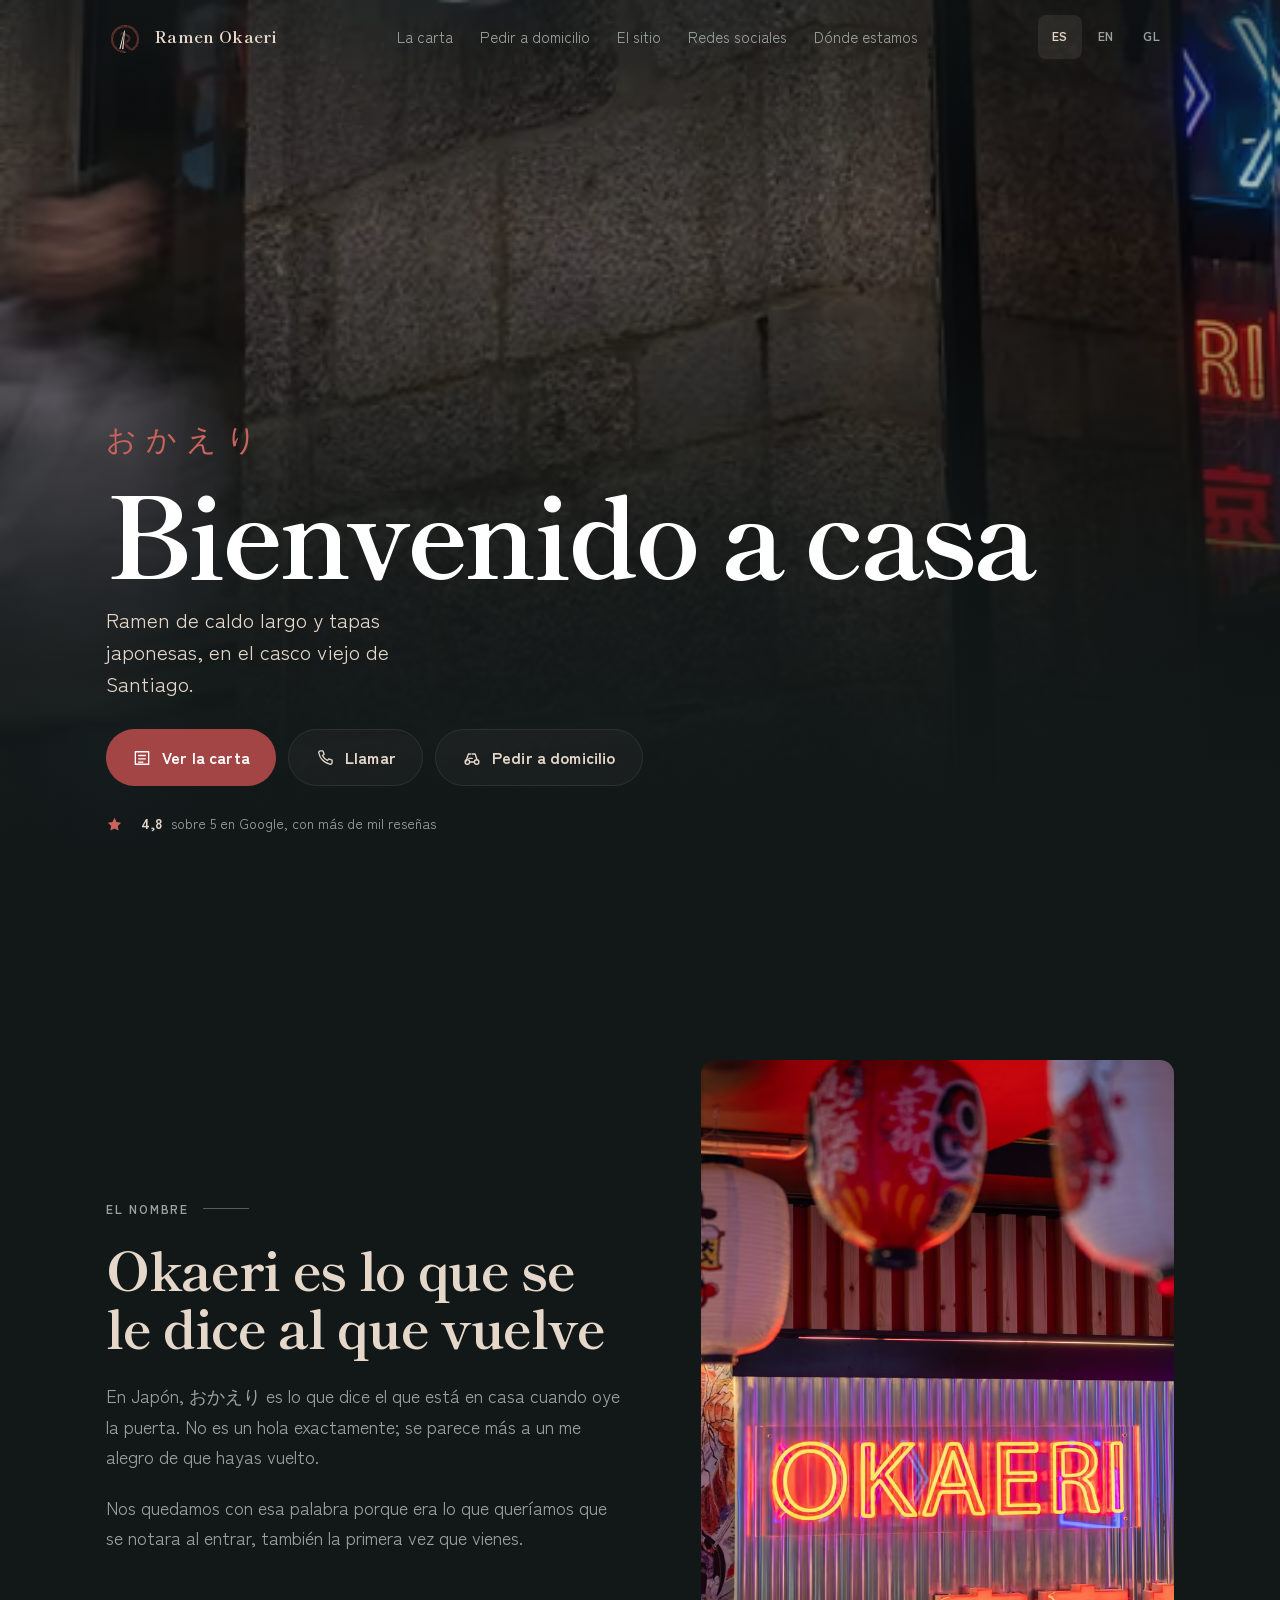
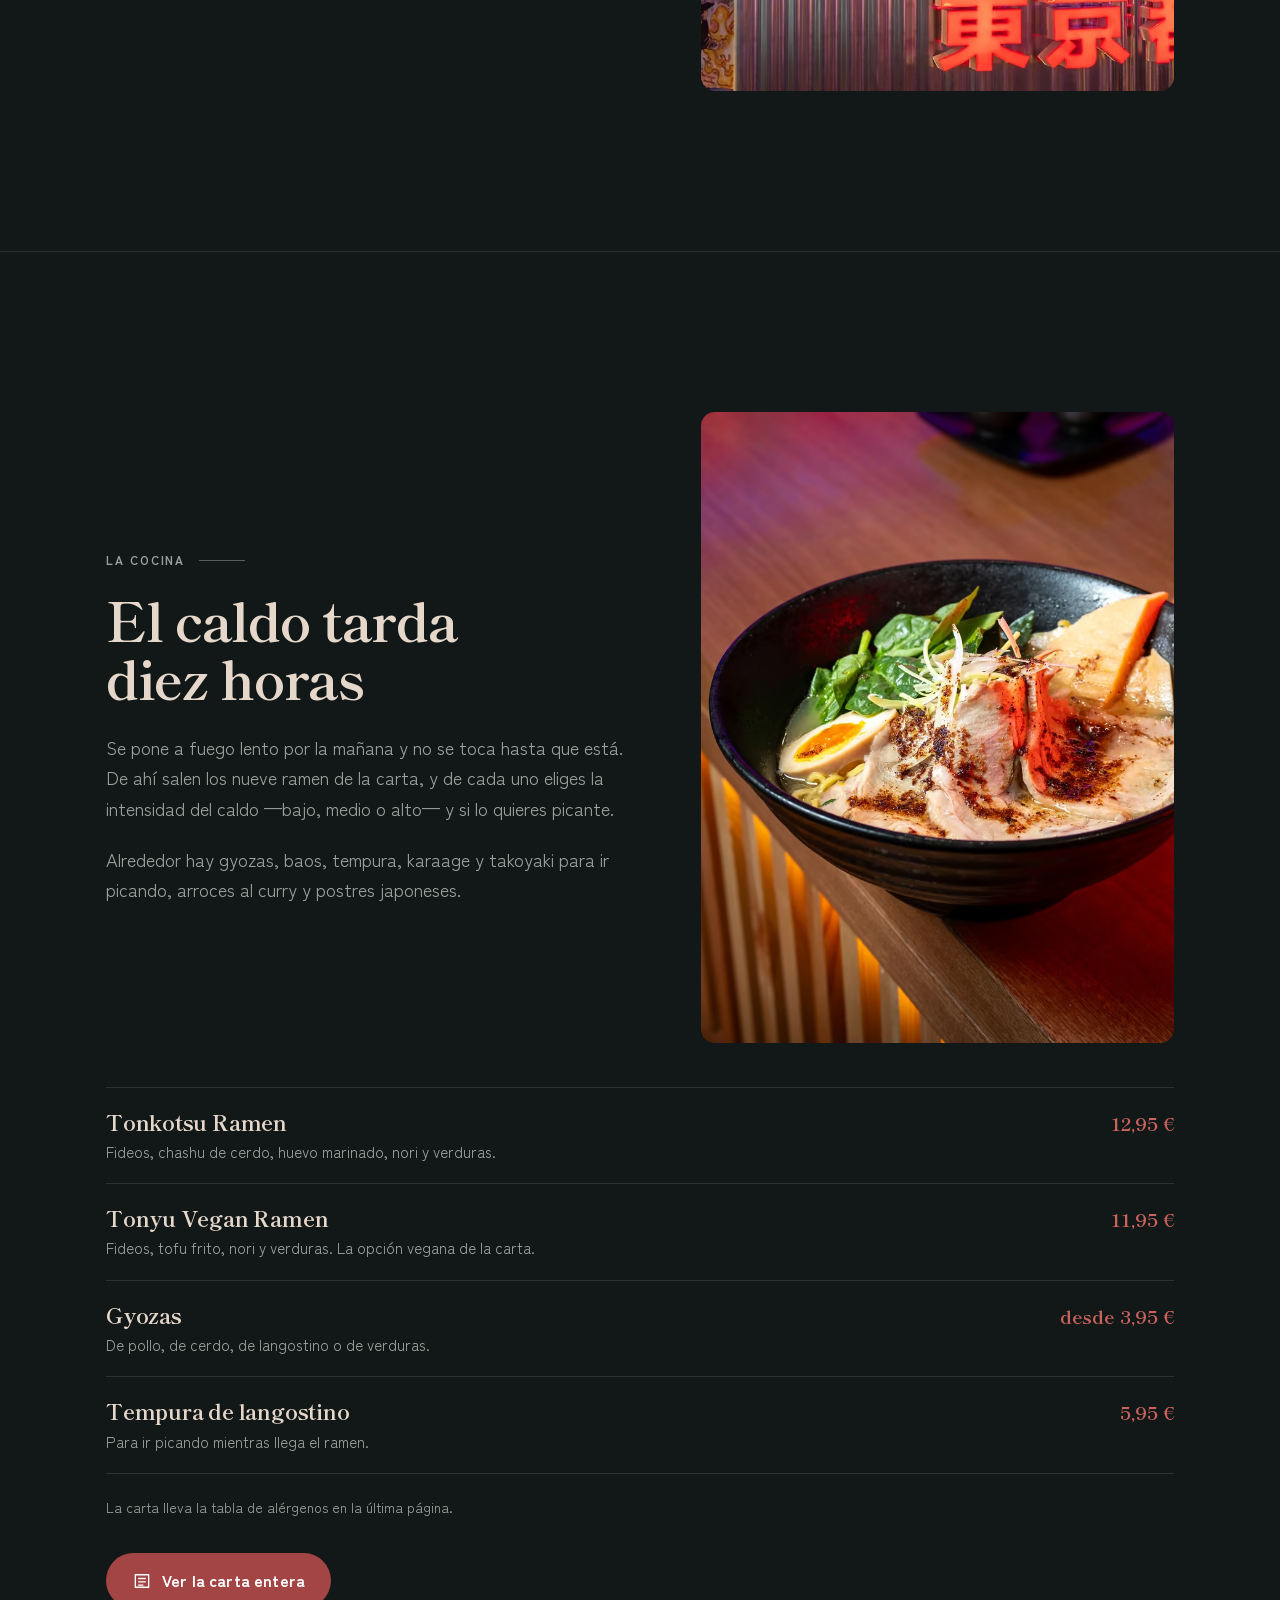
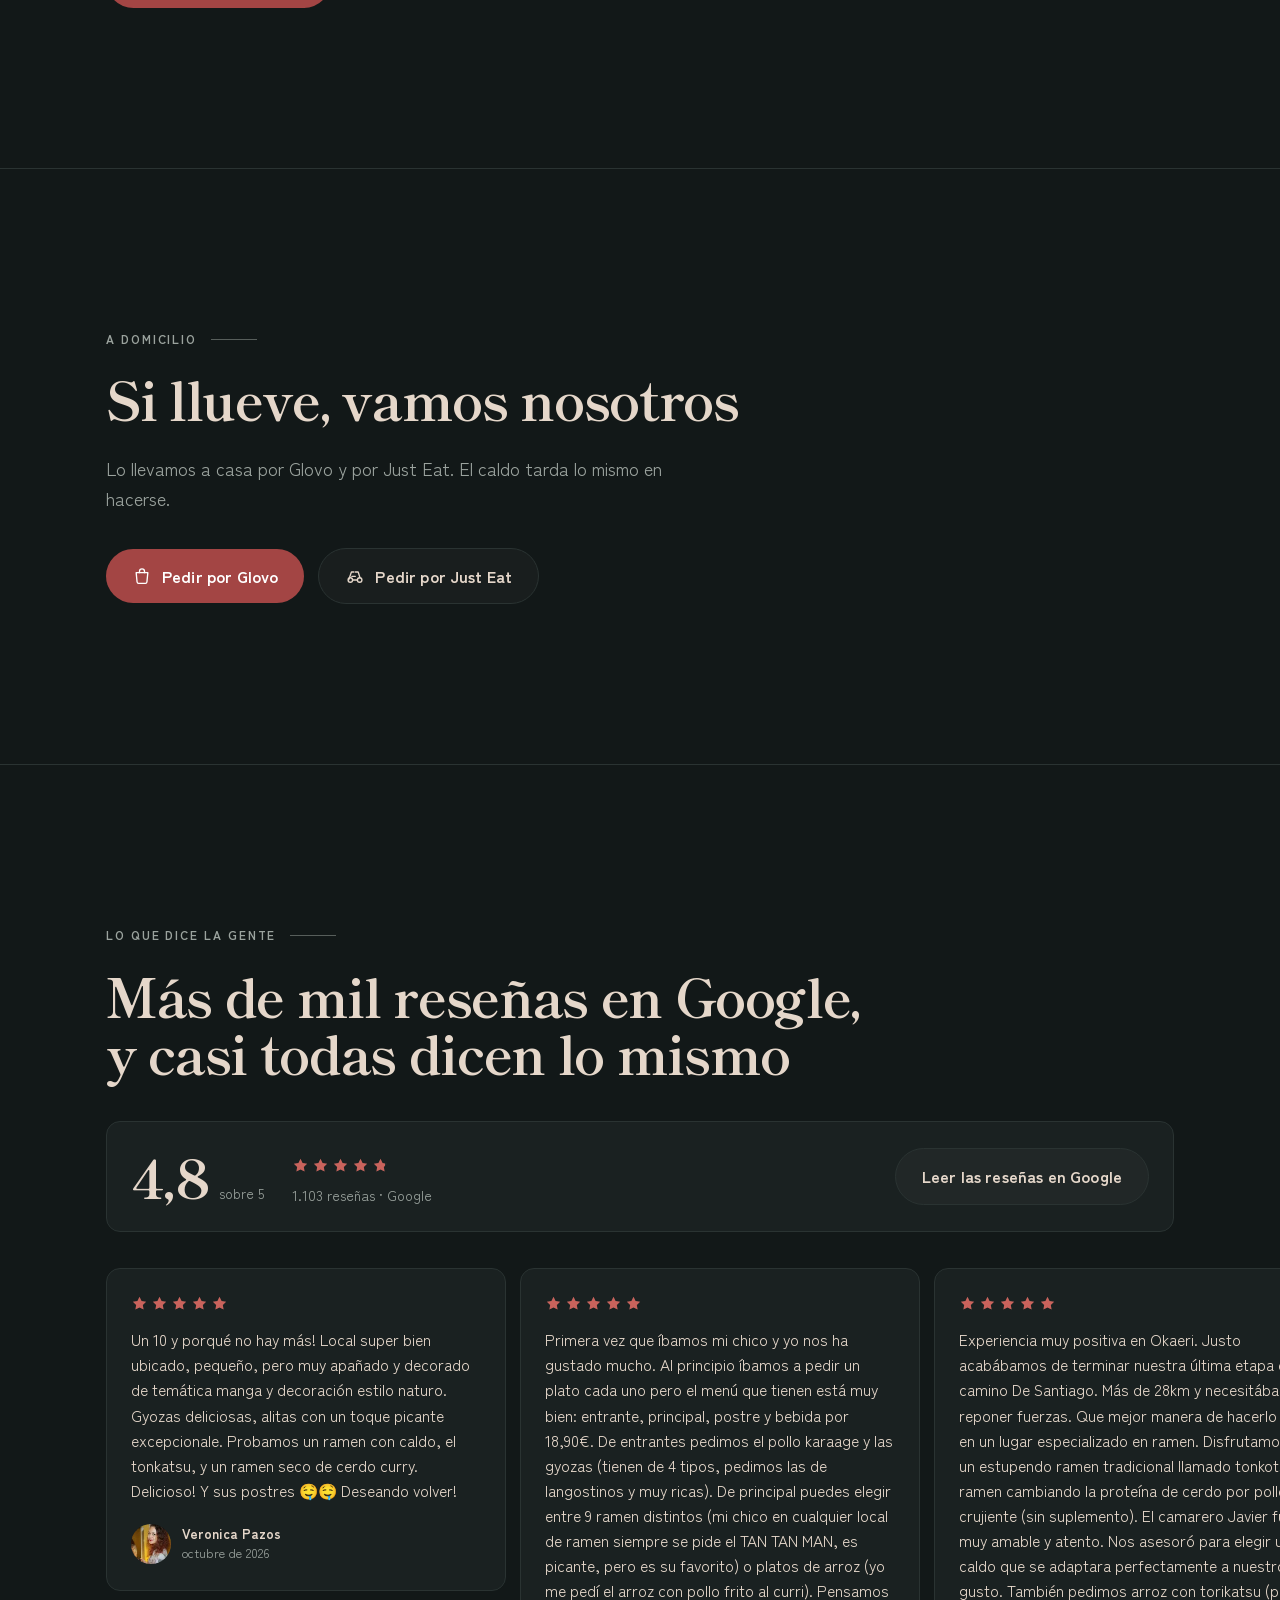
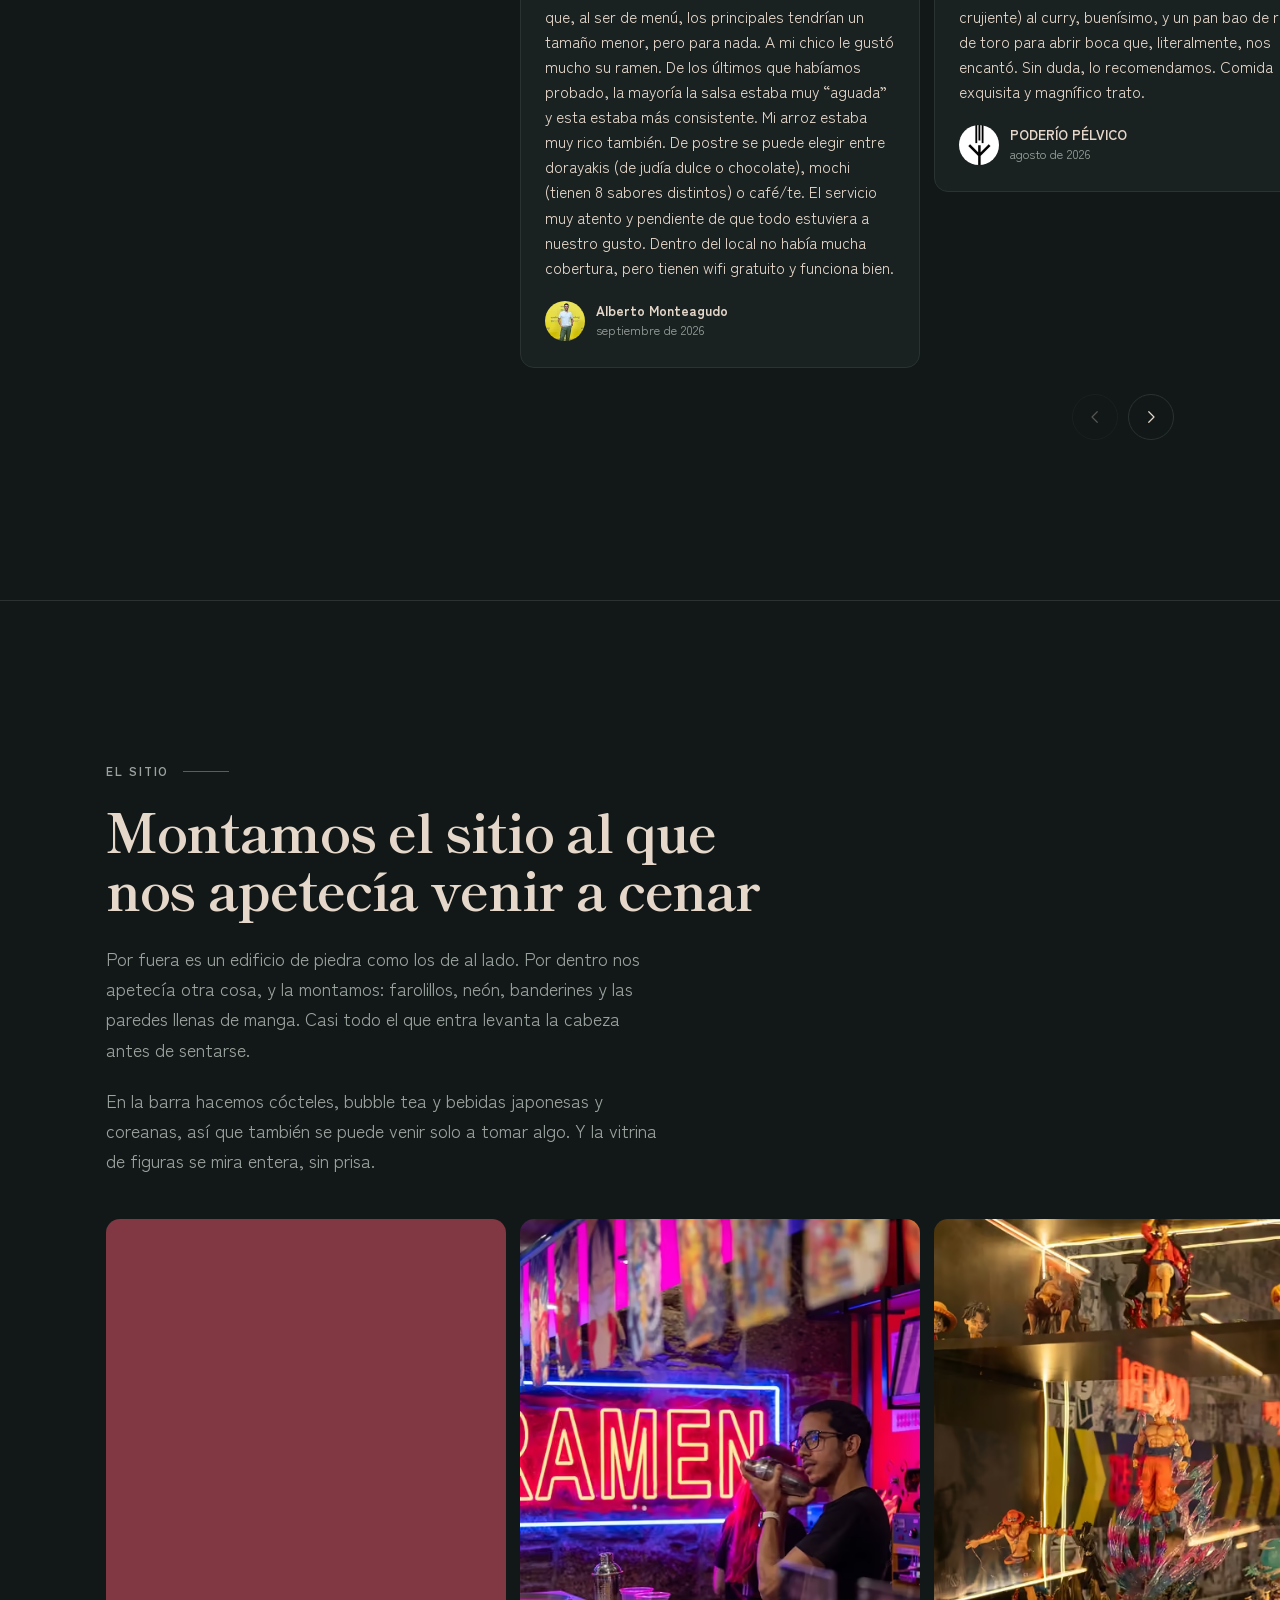
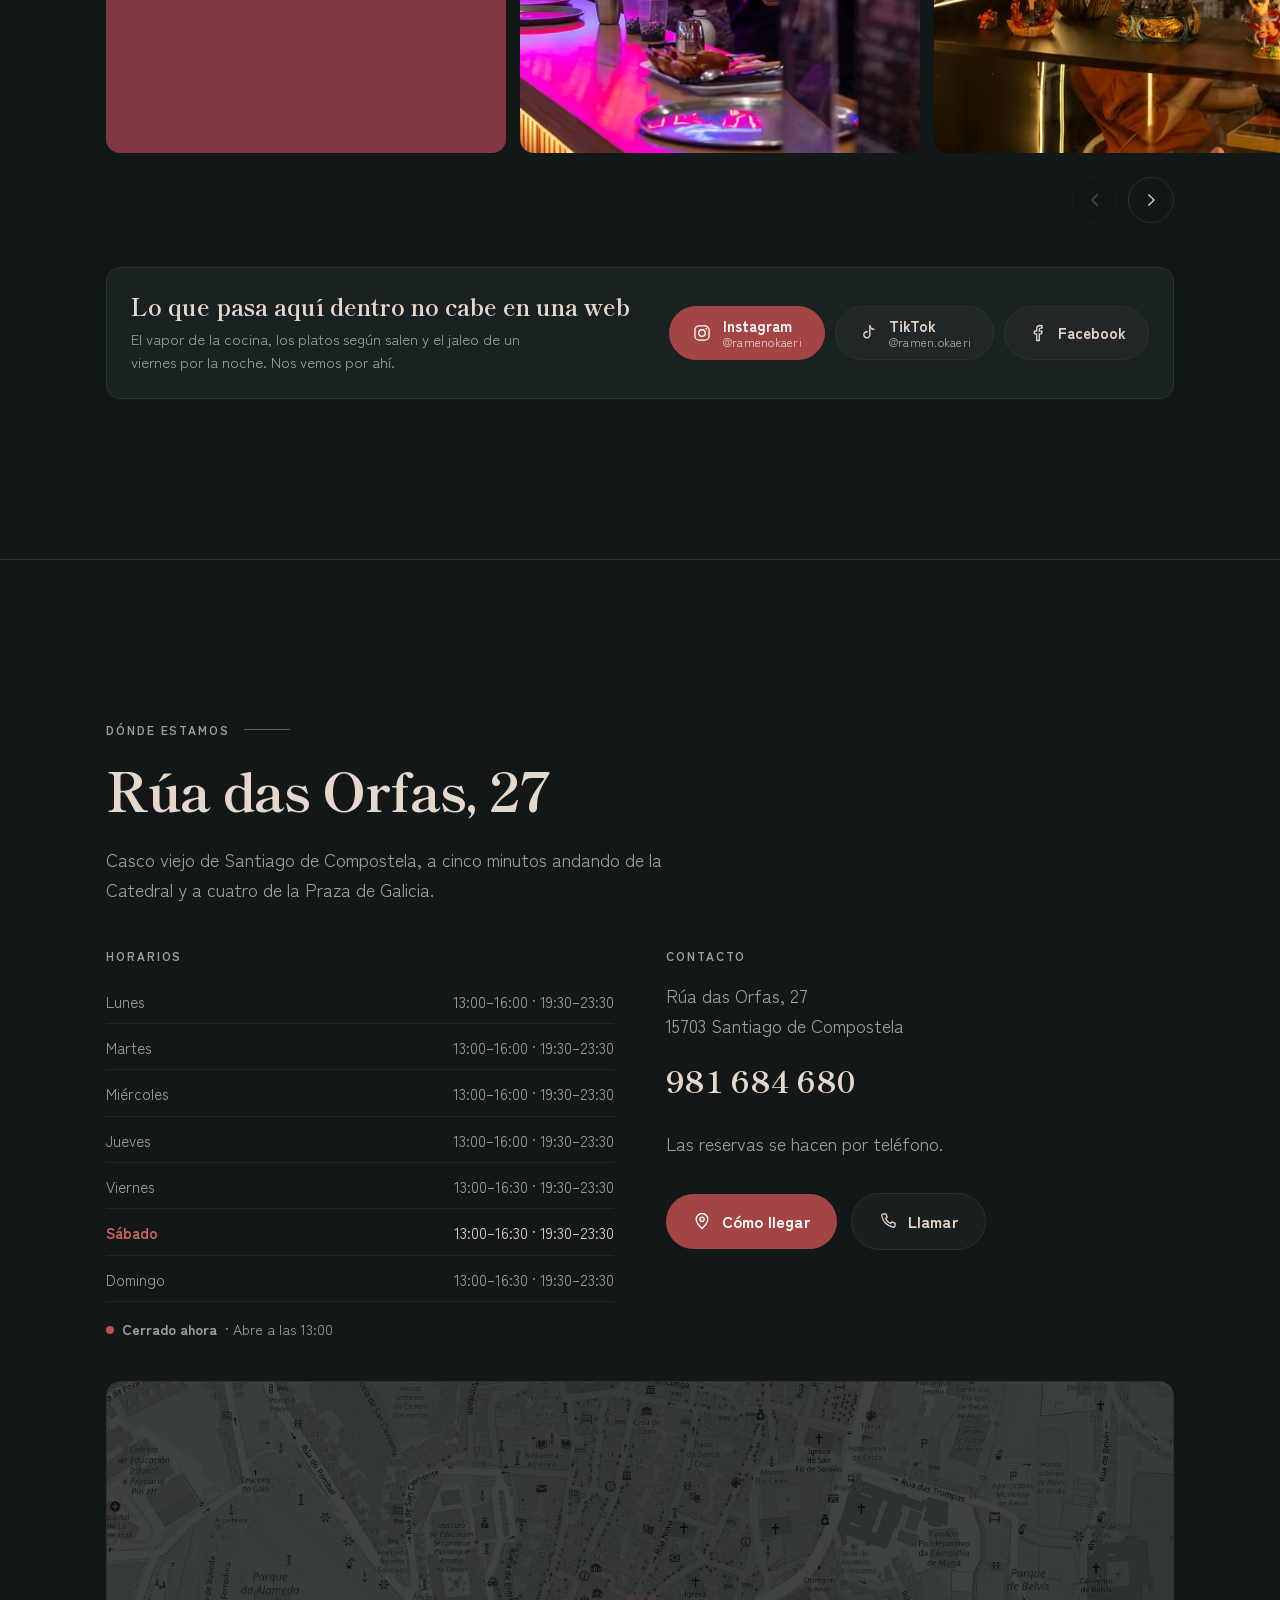
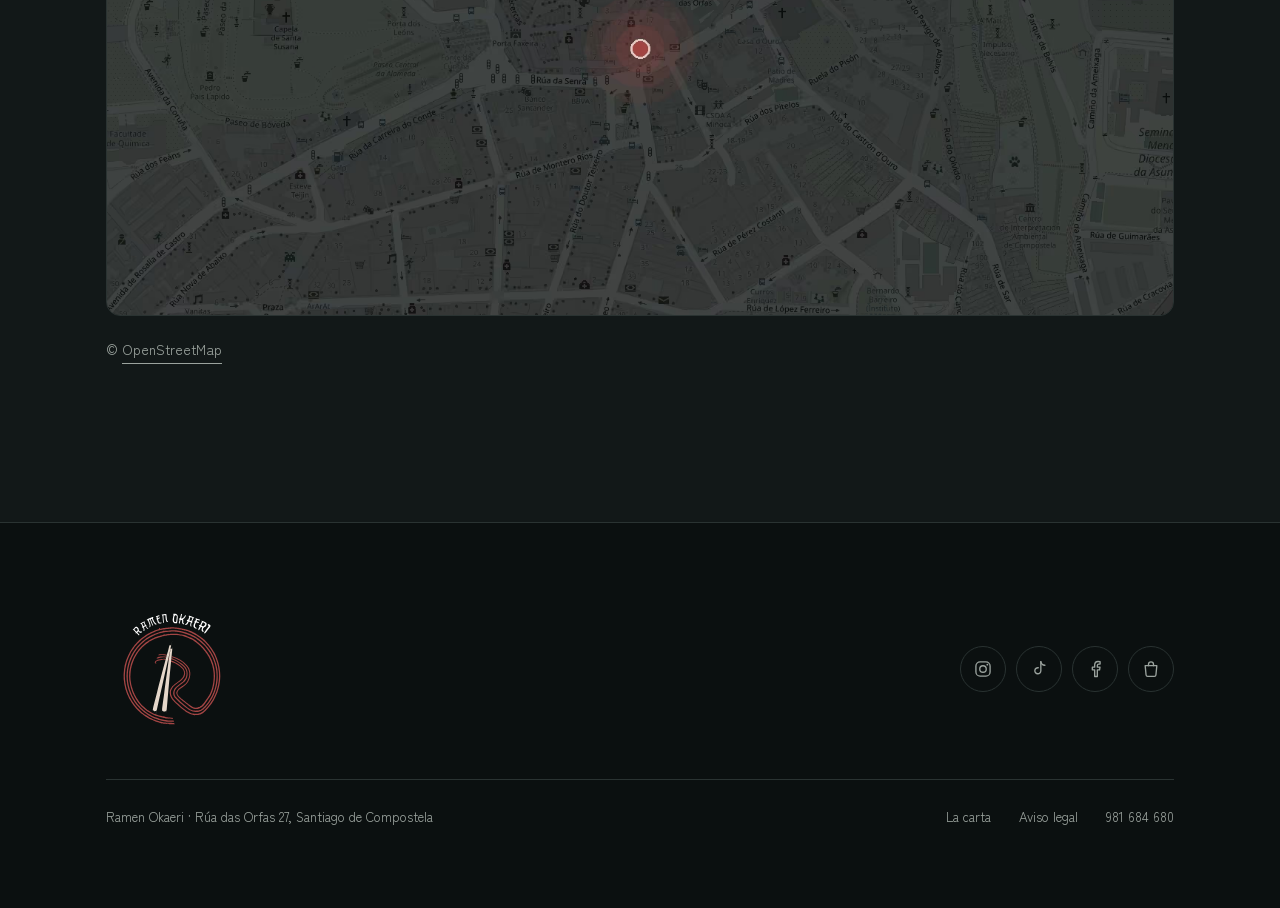
<file: index.html>
<!doctype html>
<html lang="es">
<head>
<meta charset="utf-8">
<meta name="viewport" content="width=device-width, initial-scale=1, viewport-fit=cover">
<title>Ramen Okaeri · Ramen y tapas japonesas en Santiago de Compostela</title>
<meta name="description" content="Ramen de caldo cocido a fuego lento diez horas, gyozas, baos y cócteles, en la Rúa das Orfas 27 de Santiago. Carta, horarios y teléfono.">

<link rel="canonical" href="https://ramenokaeri.com/">
 <link rel="alternate" hreflang="es" href="https://ramenokaeri.com/">
 <link rel="alternate" hreflang="en" href="https://ramenokaeri.com/en/">
 <link rel="alternate" hreflang="gl" href="https://ramenokaeri.com/gl/">
<link rel="alternate" hreflang="x-default" href="https://ramenokaeri.com/">
<meta name="theme-color" content="#121818">
<meta name="color-scheme" content="dark">
<meta name="apple-mobile-web-app-title" content="Okaeri">
<meta name="apple-mobile-web-app-status-bar-style" content="black-translucent">
<link rel="icon" href="/favicon.ico" sizes="48x48">
<link rel="apple-touch-icon" href="/assets/brand/apple-touch-icon.png">
<link rel="manifest" href="/site.webmanifest">
<meta property="og:type" content="restaurant">
<meta property="og:site_name" content="Ramen Okaeri">
<meta property="og:locale" content="es_ES">
<meta property="og:title" content="Ramen Okaeri · Ramen y tapas japonesas en Santiago de Compostela">
<meta property="og:description" content="Ramen de caldo cocido a fuego lento diez horas, gyozas, baos y cócteles, en la Rúa das Orfas 27 de Santiago. Carta, horarios y teléfono.">
<meta property="og:url" content="https://ramenokaeri.com/">
<meta property="og:image" content="https://ramenokaeri.com/assets/brand/og.jpg">
<meta property="og:image:width" content="1200">
<meta property="og:image:height" content="630">
<meta name="twitter:card" content="summary_large_image">
<link rel="preconnect" href="https://ramenokaeri.com">
<link rel="preload" href="/assets/fonts/shippori-700-latin.woff2" as="font" type="font/woff2" crossorigin>
<link rel="preload" href="/assets/fonts/zenkaku-400-latin.woff2" as="font" type="font/woff2" crossorigin>
<link rel="stylesheet" href="/css/style.css?v=ed16cea8">
<script type="application/ld+json">{"@context":"https://schema.org","@type":"Restaurant","@id":"https://ramenokaeri.com/#restaurante","name":"Ramen Okaeri","url":"https://ramenokaeri.com/","image":["https://ramenokaeri.com/assets/brand/og.jpg","https://ramenokaeri.com/assets/img/ramen-h-1440.jpg"],"logo":"https://ramenokaeri.com/assets/brand/icon-512.png","telephone":"+34981684680","priceRange":"€€","currenciesAccepted":"EUR","servesCuisine":["Japanese","Ramen"],"hasMenu":"https://ramenokaeri.com/menu/","acceptsReservations":"True","address":{"@type":"PostalAddress","streetAddress":"Rúa das Orfas, 27","postalCode":"15703","addressLocality":"Santiago de Compostela","addressRegion":"A Coruña","addressCountry":"ES"},"geo":{"@type":"GeoCoordinates","latitude":42.8771694,"longitude":-8.5441098},"openingHoursSpecification":[{"@type":"OpeningHoursSpecification","dayOfWeek":"Monday","opens":"13:00","closes":"16:00"},{"@type":"OpeningHoursSpecification","dayOfWeek":"Monday","opens":"19:30","closes":"23:30"},{"@type":"OpeningHoursSpecification","dayOfWeek":"Tuesday","opens":"13:00","closes":"16:00"},{"@type":"OpeningHoursSpecification","dayOfWeek":"Tuesday","opens":"19:30","closes":"23:30"},{"@type":"OpeningHoursSpecification","dayOfWeek":"Wednesday","opens":"13:00","closes":"16:00"},{"@type":"OpeningHoursSpecification","dayOfWeek":"Wednesday","opens":"19:30","closes":"23:30"},{"@type":"OpeningHoursSpecification","dayOfWeek":"Thursday","opens":"13:00","closes":"16:00"},{"@type":"OpeningHoursSpecification","dayOfWeek":"Thursday","opens":"19:30","closes":"23:30"},{"@type":"OpeningHoursSpecification","dayOfWeek":"Friday","opens":"13:00","closes":"16:30"},{"@type":"OpeningHoursSpecification","dayOfWeek":"Friday","opens":"19:30","closes":"23:30"},{"@type":"OpeningHoursSpecification","dayOfWeek":"Saturday","opens":"13:00","closes":"16:30"},{"@type":"OpeningHoursSpecification","dayOfWeek":"Saturday","opens":"19:30","closes":"23:30"},{"@type":"OpeningHoursSpecification","dayOfWeek":"Sunday","opens":"13:00","closes":"16:30"},{"@type":"OpeningHoursSpecification","dayOfWeek":"Sunday","opens":"19:30","closes":"23:30"}],"sameAs":["https://www.instagram.com/ramenokaeri/","https://www.tiktok.com/@ramen.okaeri","https://www.facebook.com/61561088498256/"],"aggregateRating":{"@type":"AggregateRating","ratingValue":4.8,"reviewCount":1103,"bestRating":5,"worstRating":1}}</script>
</head>
<body>
<a class="saltar" href="#principal">Saltar al contenido</a>
<header class="cab">
 <div class="env">
  <a class="marca" href="/" aria-label="Ramen Okaeri">
   <img src="/assets/brand/simbolo.svg" width="38" height="38" alt="">
   <b>Ramen Okaeri</b>
  </a>
  <nav class="nav-esc" aria-label="Abrir el menú">
   <ul><li><a href="/menu/">La carta</a></li><li><a href="/#domicilio">Pedir a domicilio</a></li><li><a href="/#sitio">El sitio</a></li><li><a href="/#redes">Redes sociales</a></li><li><a href="/#donde">Dónde estamos</a></li></ul>
  </nav>
  <div class="idi" role="group" aria-label="Idioma"><a href="/"
 lang="es" hreflang="es" aria-current="true">es</a><a href="/en"
 lang="en" hreflang="en">en</a><a href="/gl"
 lang="gl" hreflang="gl">gl</a></div>
  <button class="hamb" type="button" aria-expanded="false" aria-controls="panel"
   aria-label="Abrir el menú"
   data-abrir="Abrir el menú" data-cerrar="Cerrar el menú"><i></i></button>
 </div>
</header>
<div class="panel" id="panel" role="dialog" aria-modal="true"
 aria-label="Abrir el menú">
 <div class="panel-top">
  <a class="marca" href="/" aria-label="Ramen Okaeri">
   <img src="/assets/brand/simbolo.svg" width="38" height="38" alt="">
   <b>Ramen Okaeri</b>
  </a>
  <button class="hamb hamb-x" type="button" data-cerrar
   aria-label="Cerrar el menú"><i></i></button>
 </div>
 <nav class="panel-nav" aria-label="Abrir el menú">
 <a href="/menu/">La carta</a>
 <a href="/#domicilio">Pedir a domicilio</a>
 <a href="/#sitio">El sitio</a>
 <a href="/#redes">Redes sociales</a>
 <a href="/#donde">Dónde estamos</a>
 <div class="idi" role="group" aria-label="Idioma"><a href="/"
 lang="es" hreflang="es" aria-current="true">es</a><a href="/en"
 lang="en" hreflang="en">en</a><a href="/gl"
 lang="gl" hreflang="gl">gl</a></div>
 </nav>
</div>
<main id="principal">

 <section class="hero">
  <div class="hero-img"><picture>
<source media="(max-width:899px)" type="image/avif" srcset="/assets/img/fachada-p-480.avif 480w, /assets/img/fachada-p-720.avif 720w, /assets/img/fachada-p-900.avif 900w, /assets/img/fachada-p-1170.avif 1170w" sizes="100vw">
<source media="(max-width:899px)" type="image/webp" srcset="/assets/img/fachada-p-480.webp 480w, /assets/img/fachada-p-720.webp 720w, /assets/img/fachada-p-900.webp 900w, /assets/img/fachada-p-1170.webp 1170w" sizes="100vw">
<source media="(max-width:899px)" type="image/jpeg" srcset="/assets/img/fachada-p-480.jpg 480w, /assets/img/fachada-p-720.jpg 720w, /assets/img/fachada-p-900.jpg 900w, /assets/img/fachada-p-1170.jpg 1170w" sizes="100vw">
<source media="(min-width:900px)" type="image/avif" srcset="/assets/img/fachada-h-480.avif 480w, /assets/img/fachada-h-768.avif 768w, /assets/img/fachada-h-1080.avif 1080w, /assets/img/fachada-h-1440.avif 1440w, /assets/img/fachada-h-1920.avif 1920w" sizes="100vw">
<source media="(min-width:900px)" type="image/webp" srcset="/assets/img/fachada-h-480.webp 480w, /assets/img/fachada-h-768.webp 768w, /assets/img/fachada-h-1080.webp 1080w, /assets/img/fachada-h-1440.webp 1440w, /assets/img/fachada-h-1920.webp 1920w" sizes="100vw">
<img src="/assets/img/fachada-h-1440.jpg" srcset="/assets/img/fachada-h-480.jpg 480w, /assets/img/fachada-h-768.jpg 768w, /assets/img/fachada-h-1080.jpg 1080w, /assets/img/fachada-h-1440.jpg 1440w, /assets/img/fachada-h-1920.jpg 1920w" sizes="100vw"
 width="1440" height="810" alt="Fachada de Ramen Okaeri de noche, con el rótulo circular iluminado sobre el muro de piedra de la Rúa das Orfas"
 loading="eager" decoding="async" fetchpriority="high" style="background:#423D40">
</picture></div>
  <div class="hero-vel"></div>
  <div class="env">
   <span class="hero-kana" lang="ja">おかえり</span>
   <h1 class="display">Bienvenido a casa</h1>
   <p class="entradilla">Ramen de caldo largo y tapas japonesas, en el casco viejo de Santiago.</p>
   <div class="hero-btns">
    <a class="btn btn-p" href="/menu/"><svg width="20" height="20" viewBox="0 0 24 24" fill="none" stroke="currentColor" stroke-width="1.6" stroke-linecap="round" stroke-linejoin="round" aria-hidden="true"><path d="M4 4.5h16v15H4z"/><path d="M8 9h8M8 13h8M8 17h5"/></svg>Ver la carta</a>
    <a class="btn btn-s" href="tel:+34981684680"><svg width="20" height="20" viewBox="0 0 24 24" fill="none" stroke="currentColor" stroke-width="1.6" stroke-linecap="round" stroke-linejoin="round" aria-hidden="true"><path d="M6.5 3.5h3l1.5 4-2 1.5a12 12 0 0 0 6 6l1.5-2 4 1.5v3a2 2 0 0 1-2.2 2A17 17 0 0 1 4.5 5.7 2 2 0 0 1 6.5 3.5z"/></svg>Llamar</a>
    <a class="btn btn-s" href="#domicilio"><svg width="20" height="20" viewBox="0 0 24 24" fill="none" stroke="currentColor" stroke-width="1.6" stroke-linecap="round" stroke-linejoin="round" aria-hidden="true"><circle cx="6.4" cy="16.8" r="2.7"/><circle cx="17.6" cy="16.8" r="2.7"/><path d="M9.1 16.8h5.8M4.4 16.8 7.7 7.2h2.9M12.4 7.2h3.4l2.2 6.9M12.4 12.4H8.2"/></svg>Pedir a domicilio</a>
   </div>
   <p class="estrellas"><svg width="17" height="17" viewBox="0 0 24 24" fill="currentColor" aria-hidden="true"><path d="M12 2.6l2.9 5.9 6.5.95-4.7 4.6 1.1 6.5-5.8-3.05-5.8 3.05 1.1-6.5-4.7-4.6 6.5-.95z"/></svg><span></span><b>4,8</b><span> sobre 5 en Google, con más de mil reseñas</span></p>
  </div>
 </section>

 <section class="sec" id="nombre">
  <div class="env dos">
   <div class="cuerpo rv">
    <p class="antetitulo">El nombre</p>
    <h2>Okaeri es lo que se le dice al que vuelve</h2>
    <div class="tras-h2"><p>En Japón, おかえり es lo que dice el que está en casa cuando oye la puerta. No es un hola exactamente; se parece más a un me alegro de que hayas vuelto.</p><p>Nos quedamos con esa palabra porque era lo que queríamos que se notara al entrar, también la primera vez que vienes.</p></div>
   </div>
   <div class="retrato rv" data-rv="90">
    <picture>
<source type="image/avif" srcset="/assets/img/neon-okaeri-v-480.avif 480w, /assets/img/neon-okaeri-v-768.avif 768w, /assets/img/neon-okaeri-v-1080.avif 1080w" sizes="(min-width:900px) 520px, 92vw">
<source type="image/webp" srcset="/assets/img/neon-okaeri-v-480.webp 480w, /assets/img/neon-okaeri-v-768.webp 768w, /assets/img/neon-okaeri-v-1080.webp 1080w" sizes="(min-width:900px) 520px, 92vw">
<img src="/assets/img/neon-okaeri-v-1080.jpg" srcset="/assets/img/neon-okaeri-v-480.jpg 480w, /assets/img/neon-okaeri-v-768.jpg 768w, /assets/img/neon-okaeri-v-1080.jpg 1080w" sizes="(min-width:900px) 520px, 92vw"
 width="1080" height="1440" alt="Rótulo de neón con la palabra OKAERI y farolillos japoneses colgando del techo" class=""
 loading="lazy" decoding="async" style="background:#813842">
</picture>
   </div>
  </div>
 </section>

 <section class="sec sec-linea" id="carta">
  <div class="env dos invertido">
   <div class="retrato rv">
    <picture>
<source type="image/avif" srcset="/assets/img/ramen-v-480.avif 480w, /assets/img/ramen-v-768.avif 768w, /assets/img/ramen-v-1080.avif 1080w" sizes="(min-width:900px) 520px, 92vw">
<source type="image/webp" srcset="/assets/img/ramen-v-480.webp 480w, /assets/img/ramen-v-768.webp 768w, /assets/img/ramen-v-1080.webp 1080w" sizes="(min-width:900px) 520px, 92vw">
<img src="/assets/img/ramen-v-1080.jpg" srcset="/assets/img/ramen-v-480.jpg 480w, /assets/img/ramen-v-768.jpg 768w, /assets/img/ramen-v-1080.jpg 1080w" sizes="(min-width:900px) 520px, 92vw"
 width="1080" height="1440" alt="Bol de ramen con chashu, huevo marinado, bambú y espinacas sobre la barra de madera" class=""
 loading="lazy" decoding="async" style="background:#774833">
</picture>
   </div>
   <div class="cuerpo rv" data-rv="90">
    <p class="antetitulo">La cocina</p>
    <h2>El caldo tarda diez horas</h2>
    <div class="tras-h2"><p>Se pone a fuego lento por la mañana y no se toca hasta que está. De ahí salen los nueve ramen de la carta, y de cada uno eliges la intensidad del caldo —bajo, medio o alto— y si lo quieres picante.</p><p>Alrededor hay gyozas, baos, tempura, karaage y takoyaki para ir picando, arroces al curry y postres japoneses.</p></div>
   </div>
  </div>
  <div class="env">
   <ul class="platos rv">
   <li class="plato">
    <div class="plato-txt"><h3>Tonkotsu Ramen</h3><p>Fideos, chashu de cerdo, huevo marinado, nori y verduras.</p></div>
    <span class="precio">12,95 €</span>
   </li>
   <li class="plato">
    <div class="plato-txt"><h3>Tonyu Vegan Ramen</h3><p>Fideos, tofu frito, nori y verduras. La opción vegana de la carta.</p></div>
    <span class="precio">11,95 €</span>
   </li>
   <li class="plato">
    <div class="plato-txt"><h3>Gyozas</h3><p>De pollo, de cerdo, de langostino o de verduras.</p></div>
    <span class="precio">desde 3,95 €</span>
   </li>
   <li class="plato">
    <div class="plato-txt"><h3>Tempura de langostino</h3><p>Para ir picando mientras llega el ramen.</p></div>
    <span class="precio">5,95 €</span>
   </li>
   </ul>
   <p class="nota">La carta lleva la tabla de alérgenos en la última página.</p>
   <div class="acciones">
    <a class="btn btn-p" href="/menu/"><svg width="20" height="20" viewBox="0 0 24 24" fill="none" stroke="currentColor" stroke-width="1.6" stroke-linecap="round" stroke-linejoin="round" aria-hidden="true"><path d="M4 4.5h16v15H4z"/><path d="M8 9h8M8 13h8M8 17h5"/></svg>Ver la carta entera</a>
   </div>
  </div>
 </section>

 <section class="sec sec-linea" id="domicilio">
  <div class="env">
   <div class="cuerpo rv">
    <p class="antetitulo">A domicilio</p>
    <h2>Si llueve, vamos nosotros</h2>
    <p class="tras-h2">Lo llevamos a casa por Glovo y por Just Eat. El caldo tarda lo mismo en hacerse.</p>
   </div>
   <div class="acciones rv" data-rv="70">
    <a class="btn btn-p" href="https://glovoapp.com/es/es/santiago-de-compostela/stores/ramen-okaeri-santiago-de-compostela" target="_blank" rel="noopener"><svg width="20" height="20" viewBox="0 0 24 24" fill="none" stroke="currentColor" stroke-width="1.6" stroke-linecap="round" stroke-linejoin="round" aria-hidden="true"><path d="M5 8h14l-1.1 11.2a1.8 1.8 0 0 1-1.8 1.6H7.9a1.8 1.8 0 0 1-1.8-1.6z"/><path d="M9 8V6.4a3 3 0 0 1 6 0V8"/></svg>Pedir por Glovo</a>
    <a class="btn btn-s" href="https://www.just-eat.es/restaurants-ramen-okaeri-santiago-de-compostela" target="_blank" rel="noopener"><svg width="20" height="20" viewBox="0 0 24 24" fill="none" stroke="currentColor" stroke-width="1.6" stroke-linecap="round" stroke-linejoin="round" aria-hidden="true"><circle cx="6.4" cy="16.8" r="2.7"/><circle cx="17.6" cy="16.8" r="2.7"/><path d="M9.1 16.8h5.8M4.4 16.8 7.7 7.2h2.9M12.4 7.2h3.4l2.2 6.9M12.4 12.4H8.2"/></svg>Pedir por Just Eat</a>
   </div>
  </div>
 </section>

 <section class="sec sec-linea" id="resenas">
  <div class="env">
   <div class="cuerpo rv">
    <p class="antetitulo">Lo que dice la gente</p>
    <h2>Más de mil reseñas en Google, y casi todas dicen lo mismo</h2>
   </div>
   <div class="nota-g rv tras-h2" data-rv="70">
    <p class="nota-cifra"><b>4,8</b><span>sobre 5</span></p>
    <div class="nota-col">
     <span class="estr" role="img" aria-label="4,8 sobre 5">
     <span class="estr-fondo" aria-hidden="true"><svg width="17" height="17" viewBox="0 0 24 24" fill="currentColor" aria-hidden="true"><path d="M12 2.6l2.9 5.9 6.5.95-4.7 4.6 1.1 6.5-5.8-3.05-5.8 3.05 1.1-6.5-4.7-4.6 6.5-.95z"/></svg><svg width="17" height="17" viewBox="0 0 24 24" fill="currentColor" aria-hidden="true"><path d="M12 2.6l2.9 5.9 6.5.95-4.7 4.6 1.1 6.5-5.8-3.05-5.8 3.05 1.1-6.5-4.7-4.6 6.5-.95z"/></svg><svg width="17" height="17" viewBox="0 0 24 24" fill="currentColor" aria-hidden="true"><path d="M12 2.6l2.9 5.9 6.5.95-4.7 4.6 1.1 6.5-5.8-3.05-5.8 3.05 1.1-6.5-4.7-4.6 6.5-.95z"/></svg><svg width="17" height="17" viewBox="0 0 24 24" fill="currentColor" aria-hidden="true"><path d="M12 2.6l2.9 5.9 6.5.95-4.7 4.6 1.1 6.5-5.8-3.05-5.8 3.05 1.1-6.5-4.7-4.6 6.5-.95z"/></svg><svg width="17" height="17" viewBox="0 0 24 24" fill="currentColor" aria-hidden="true"><path d="M12 2.6l2.9 5.9 6.5.95-4.7 4.6 1.1 6.5-5.8-3.05-5.8 3.05 1.1-6.5-4.7-4.6 6.5-.95z"/></svg></span>
     <span class="estr-lleno" aria-hidden="true" style="width:96%"><svg width="17" height="17" viewBox="0 0 24 24" fill="currentColor" aria-hidden="true"><path d="M12 2.6l2.9 5.9 6.5.95-4.7 4.6 1.1 6.5-5.8-3.05-5.8 3.05 1.1-6.5-4.7-4.6 6.5-.95z"/></svg><svg width="17" height="17" viewBox="0 0 24 24" fill="currentColor" aria-hidden="true"><path d="M12 2.6l2.9 5.9 6.5.95-4.7 4.6 1.1 6.5-5.8-3.05-5.8 3.05 1.1-6.5-4.7-4.6 6.5-.95z"/></svg><svg width="17" height="17" viewBox="0 0 24 24" fill="currentColor" aria-hidden="true"><path d="M12 2.6l2.9 5.9 6.5.95-4.7 4.6 1.1 6.5-5.8-3.05-5.8 3.05 1.1-6.5-4.7-4.6 6.5-.95z"/></svg><svg width="17" height="17" viewBox="0 0 24 24" fill="currentColor" aria-hidden="true"><path d="M12 2.6l2.9 5.9 6.5.95-4.7 4.6 1.1 6.5-5.8-3.05-5.8 3.05 1.1-6.5-4.7-4.6 6.5-.95z"/></svg><svg width="17" height="17" viewBox="0 0 24 24" fill="currentColor" aria-hidden="true"><path d="M12 2.6l2.9 5.9 6.5.95-4.7 4.6 1.1 6.5-5.8-3.05-5.8 3.05 1.1-6.5-4.7-4.6 6.5-.95z"/></svg></span>
    </span>
     <p>1.103 reseñas · Google</p>
    </div>
    <a class="btn btn-s" href="https://maps.google.com/?cid=18320615065955389420" target="_blank" rel="noopener">Leer las reseñas en Google</a>
   </div>
  </div>
  <div class="citas rv" data-rv="90" data-carrusel>
    <h3 class="oculto">Reseñas de clientes</h3>
    <div class="tira tira-citas" tabindex="0" role="group" aria-label="Reseñas de clientes">
    <figure lang="es">
      <span class="estr" role="img" aria-label="5 sobre 5">
     <span class="estr-fondo" aria-hidden="true"><svg width="17" height="17" viewBox="0 0 24 24" fill="currentColor" aria-hidden="true"><path d="M12 2.6l2.9 5.9 6.5.95-4.7 4.6 1.1 6.5-5.8-3.05-5.8 3.05 1.1-6.5-4.7-4.6 6.5-.95z"/></svg><svg width="17" height="17" viewBox="0 0 24 24" fill="currentColor" aria-hidden="true"><path d="M12 2.6l2.9 5.9 6.5.95-4.7 4.6 1.1 6.5-5.8-3.05-5.8 3.05 1.1-6.5-4.7-4.6 6.5-.95z"/></svg><svg width="17" height="17" viewBox="0 0 24 24" fill="currentColor" aria-hidden="true"><path d="M12 2.6l2.9 5.9 6.5.95-4.7 4.6 1.1 6.5-5.8-3.05-5.8 3.05 1.1-6.5-4.7-4.6 6.5-.95z"/></svg><svg width="17" height="17" viewBox="0 0 24 24" fill="currentColor" aria-hidden="true"><path d="M12 2.6l2.9 5.9 6.5.95-4.7 4.6 1.1 6.5-5.8-3.05-5.8 3.05 1.1-6.5-4.7-4.6 6.5-.95z"/></svg><svg width="17" height="17" viewBox="0 0 24 24" fill="currentColor" aria-hidden="true"><path d="M12 2.6l2.9 5.9 6.5.95-4.7 4.6 1.1 6.5-5.8-3.05-5.8 3.05 1.1-6.5-4.7-4.6 6.5-.95z"/></svg></span>
     <span class="estr-lleno" aria-hidden="true" style="width:100%"><svg width="17" height="17" viewBox="0 0 24 24" fill="currentColor" aria-hidden="true"><path d="M12 2.6l2.9 5.9 6.5.95-4.7 4.6 1.1 6.5-5.8-3.05-5.8 3.05 1.1-6.5-4.7-4.6 6.5-.95z"/></svg><svg width="17" height="17" viewBox="0 0 24 24" fill="currentColor" aria-hidden="true"><path d="M12 2.6l2.9 5.9 6.5.95-4.7 4.6 1.1 6.5-5.8-3.05-5.8 3.05 1.1-6.5-4.7-4.6 6.5-.95z"/></svg><svg width="17" height="17" viewBox="0 0 24 24" fill="currentColor" aria-hidden="true"><path d="M12 2.6l2.9 5.9 6.5.95-4.7 4.6 1.1 6.5-5.8-3.05-5.8 3.05 1.1-6.5-4.7-4.6 6.5-.95z"/></svg><svg width="17" height="17" viewBox="0 0 24 24" fill="currentColor" aria-hidden="true"><path d="M12 2.6l2.9 5.9 6.5.95-4.7 4.6 1.1 6.5-5.8-3.05-5.8 3.05 1.1-6.5-4.7-4.6 6.5-.95z"/></svg><svg width="17" height="17" viewBox="0 0 24 24" fill="currentColor" aria-hidden="true"><path d="M12 2.6l2.9 5.9 6.5.95-4.7 4.6 1.1 6.5-5.8-3.05-5.8 3.05 1.1-6.5-4.7-4.6 6.5-.95z"/></svg></span>
    </span>
      <blockquote><p>Un 10 y porqué no hay más! Local super bien ubicado, pequeño, pero muy apañado y decorado de temática manga y decoración estilo naturo. Gyozas deliciosas, alitas con un toque picante excepcionale. Probamos un ramen con caldo, el tonkatsu, y un ramen seco de cerdo curry. Delicioso! Y sus postres 🤤🤤 Deseando volver!</p></blockquote>
      <figcaption>
       <picture>
        <source type="image/webp" srcset="/assets/img/resenas/veronica-pazos-6c6b4b.webp">
        <img class="cita-av" src="/assets/img/resenas/veronica-pazos-6c6b4b.jpg" width="40" height="40"
         alt="" loading="lazy" decoding="async">
       </picture>
       <span class="cita-quien"><b>Veronica Pazos</b><span>octubre de 2026</span></span>
      </figcaption>
     </figure>
    <figure lang="es">
      <span class="estr" role="img" aria-label="5 sobre 5">
     <span class="estr-fondo" aria-hidden="true"><svg width="17" height="17" viewBox="0 0 24 24" fill="currentColor" aria-hidden="true"><path d="M12 2.6l2.9 5.9 6.5.95-4.7 4.6 1.1 6.5-5.8-3.05-5.8 3.05 1.1-6.5-4.7-4.6 6.5-.95z"/></svg><svg width="17" height="17" viewBox="0 0 24 24" fill="currentColor" aria-hidden="true"><path d="M12 2.6l2.9 5.9 6.5.95-4.7 4.6 1.1 6.5-5.8-3.05-5.8 3.05 1.1-6.5-4.7-4.6 6.5-.95z"/></svg><svg width="17" height="17" viewBox="0 0 24 24" fill="currentColor" aria-hidden="true"><path d="M12 2.6l2.9 5.9 6.5.95-4.7 4.6 1.1 6.5-5.8-3.05-5.8 3.05 1.1-6.5-4.7-4.6 6.5-.95z"/></svg><svg width="17" height="17" viewBox="0 0 24 24" fill="currentColor" aria-hidden="true"><path d="M12 2.6l2.9 5.9 6.5.95-4.7 4.6 1.1 6.5-5.8-3.05-5.8 3.05 1.1-6.5-4.7-4.6 6.5-.95z"/></svg><svg width="17" height="17" viewBox="0 0 24 24" fill="currentColor" aria-hidden="true"><path d="M12 2.6l2.9 5.9 6.5.95-4.7 4.6 1.1 6.5-5.8-3.05-5.8 3.05 1.1-6.5-4.7-4.6 6.5-.95z"/></svg></span>
     <span class="estr-lleno" aria-hidden="true" style="width:100%"><svg width="17" height="17" viewBox="0 0 24 24" fill="currentColor" aria-hidden="true"><path d="M12 2.6l2.9 5.9 6.5.95-4.7 4.6 1.1 6.5-5.8-3.05-5.8 3.05 1.1-6.5-4.7-4.6 6.5-.95z"/></svg><svg width="17" height="17" viewBox="0 0 24 24" fill="currentColor" aria-hidden="true"><path d="M12 2.6l2.9 5.9 6.5.95-4.7 4.6 1.1 6.5-5.8-3.05-5.8 3.05 1.1-6.5-4.7-4.6 6.5-.95z"/></svg><svg width="17" height="17" viewBox="0 0 24 24" fill="currentColor" aria-hidden="true"><path d="M12 2.6l2.9 5.9 6.5.95-4.7 4.6 1.1 6.5-5.8-3.05-5.8 3.05 1.1-6.5-4.7-4.6 6.5-.95z"/></svg><svg width="17" height="17" viewBox="0 0 24 24" fill="currentColor" aria-hidden="true"><path d="M12 2.6l2.9 5.9 6.5.95-4.7 4.6 1.1 6.5-5.8-3.05-5.8 3.05 1.1-6.5-4.7-4.6 6.5-.95z"/></svg><svg width="17" height="17" viewBox="0 0 24 24" fill="currentColor" aria-hidden="true"><path d="M12 2.6l2.9 5.9 6.5.95-4.7 4.6 1.1 6.5-5.8-3.05-5.8 3.05 1.1-6.5-4.7-4.6 6.5-.95z"/></svg></span>
    </span>
      <blockquote><p>Primera vez que íbamos mi chico y yo nos ha gustado mucho. Al principio íbamos a pedir un plato cada uno pero el menú que tienen está muy bien: entrante, principal, postre y bebida por 18,90€.
De entrantes pedimos el pollo karaage y las gyozas (tienen de 4 tipos, pedimos las de langostinos y muy ricas).
De principal puedes elegir entre 9 ramen distintos (mi chico en cualquier local de ramen siempre se pide el TAN TAN MAN, es picante, pero es su favorito) o platos de arroz (yo me pedí el arroz con pollo frito al curri). Pensamos que, al ser de menú, los principales tendrían un tamaño menor, pero para nada.
A mi chico le gustó mucho su ramen. De los últimos que habíamos probado, la mayoría la salsa estaba muy “aguada” y esta estaba más consistente.
Mi arroz estaba muy rico también.
De postre se puede elegir entre dorayakis (de judía dulce o chocolate), mochi (tienen 8 sabores distintos) o café/te.
El servicio muy atento y pendiente de que todo estuviera a nuestro gusto.
Dentro del local no había mucha cobertura, pero tienen wifi gratuito y funciona bien.</p></blockquote>
      <figcaption>
       <picture>
        <source type="image/webp" srcset="/assets/img/resenas/alberto-monteagudo-e4eab7.webp">
        <img class="cita-av" src="/assets/img/resenas/alberto-monteagudo-e4eab7.jpg" width="40" height="40"
         alt="" loading="lazy" decoding="async">
       </picture>
       <span class="cita-quien"><b>Alberto Monteagudo</b><span>septiembre de 2026</span></span>
      </figcaption>
     </figure>
    <figure lang="es">
      <span class="estr" role="img" aria-label="5 sobre 5">
     <span class="estr-fondo" aria-hidden="true"><svg width="17" height="17" viewBox="0 0 24 24" fill="currentColor" aria-hidden="true"><path d="M12 2.6l2.9 5.9 6.5.95-4.7 4.6 1.1 6.5-5.8-3.05-5.8 3.05 1.1-6.5-4.7-4.6 6.5-.95z"/></svg><svg width="17" height="17" viewBox="0 0 24 24" fill="currentColor" aria-hidden="true"><path d="M12 2.6l2.9 5.9 6.5.95-4.7 4.6 1.1 6.5-5.8-3.05-5.8 3.05 1.1-6.5-4.7-4.6 6.5-.95z"/></svg><svg width="17" height="17" viewBox="0 0 24 24" fill="currentColor" aria-hidden="true"><path d="M12 2.6l2.9 5.9 6.5.95-4.7 4.6 1.1 6.5-5.8-3.05-5.8 3.05 1.1-6.5-4.7-4.6 6.5-.95z"/></svg><svg width="17" height="17" viewBox="0 0 24 24" fill="currentColor" aria-hidden="true"><path d="M12 2.6l2.9 5.9 6.5.95-4.7 4.6 1.1 6.5-5.8-3.05-5.8 3.05 1.1-6.5-4.7-4.6 6.5-.95z"/></svg><svg width="17" height="17" viewBox="0 0 24 24" fill="currentColor" aria-hidden="true"><path d="M12 2.6l2.9 5.9 6.5.95-4.7 4.6 1.1 6.5-5.8-3.05-5.8 3.05 1.1-6.5-4.7-4.6 6.5-.95z"/></svg></span>
     <span class="estr-lleno" aria-hidden="true" style="width:100%"><svg width="17" height="17" viewBox="0 0 24 24" fill="currentColor" aria-hidden="true"><path d="M12 2.6l2.9 5.9 6.5.95-4.7 4.6 1.1 6.5-5.8-3.05-5.8 3.05 1.1-6.5-4.7-4.6 6.5-.95z"/></svg><svg width="17" height="17" viewBox="0 0 24 24" fill="currentColor" aria-hidden="true"><path d="M12 2.6l2.9 5.9 6.5.95-4.7 4.6 1.1 6.5-5.8-3.05-5.8 3.05 1.1-6.5-4.7-4.6 6.5-.95z"/></svg><svg width="17" height="17" viewBox="0 0 24 24" fill="currentColor" aria-hidden="true"><path d="M12 2.6l2.9 5.9 6.5.95-4.7 4.6 1.1 6.5-5.8-3.05-5.8 3.05 1.1-6.5-4.7-4.6 6.5-.95z"/></svg><svg width="17" height="17" viewBox="0 0 24 24" fill="currentColor" aria-hidden="true"><path d="M12 2.6l2.9 5.9 6.5.95-4.7 4.6 1.1 6.5-5.8-3.05-5.8 3.05 1.1-6.5-4.7-4.6 6.5-.95z"/></svg><svg width="17" height="17" viewBox="0 0 24 24" fill="currentColor" aria-hidden="true"><path d="M12 2.6l2.9 5.9 6.5.95-4.7 4.6 1.1 6.5-5.8-3.05-5.8 3.05 1.1-6.5-4.7-4.6 6.5-.95z"/></svg></span>
    </span>
      <blockquote><p>Experiencia muy positiva en Okaeri.
Justo acabábamos de terminar nuestra última etapa del camino De Santiago. Más de 28km y necesitábamos reponer fuerzas.
Que mejor manera de hacerlo que en un lugar especializado en ramen.
Disfrutamos de un estupendo ramen tradicional llamado tonkotsu ramen cambiando la proteína de cerdo por pollo crujiente (sin suplemento). El camarero Javier fue muy amable y atento. Nos asesoró para elegir un caldo que se adaptara perfectamente a nuestro gusto.
También pedimos arroz con torikatsu (pollo crujiente) al curry, buenísimo, y un pan bao de rabo de toro para abrir boca que, literalmente, nos encantó.
Sin duda, lo recomendamos. Comida exquisita y magnífico trato.</p></blockquote>
      <figcaption>
       <picture>
        <source type="image/webp" srcset="/assets/img/resenas/poderio-pelvico-ac7198.webp">
        <img class="cita-av" src="/assets/img/resenas/poderio-pelvico-ac7198.jpg" width="40" height="40"
         alt="" loading="lazy" decoding="async">
       </picture>
       <span class="cita-quien"><b>PODERÍO PÉLVICO</b><span>agosto de 2026</span></span>
      </figcaption>
     </figure>
    <figure lang="es">
      <span class="estr" role="img" aria-label="5 sobre 5">
     <span class="estr-fondo" aria-hidden="true"><svg width="17" height="17" viewBox="0 0 24 24" fill="currentColor" aria-hidden="true"><path d="M12 2.6l2.9 5.9 6.5.95-4.7 4.6 1.1 6.5-5.8-3.05-5.8 3.05 1.1-6.5-4.7-4.6 6.5-.95z"/></svg><svg width="17" height="17" viewBox="0 0 24 24" fill="currentColor" aria-hidden="true"><path d="M12 2.6l2.9 5.9 6.5.95-4.7 4.6 1.1 6.5-5.8-3.05-5.8 3.05 1.1-6.5-4.7-4.6 6.5-.95z"/></svg><svg width="17" height="17" viewBox="0 0 24 24" fill="currentColor" aria-hidden="true"><path d="M12 2.6l2.9 5.9 6.5.95-4.7 4.6 1.1 6.5-5.8-3.05-5.8 3.05 1.1-6.5-4.7-4.6 6.5-.95z"/></svg><svg width="17" height="17" viewBox="0 0 24 24" fill="currentColor" aria-hidden="true"><path d="M12 2.6l2.9 5.9 6.5.95-4.7 4.6 1.1 6.5-5.8-3.05-5.8 3.05 1.1-6.5-4.7-4.6 6.5-.95z"/></svg><svg width="17" height="17" viewBox="0 0 24 24" fill="currentColor" aria-hidden="true"><path d="M12 2.6l2.9 5.9 6.5.95-4.7 4.6 1.1 6.5-5.8-3.05-5.8 3.05 1.1-6.5-4.7-4.6 6.5-.95z"/></svg></span>
     <span class="estr-lleno" aria-hidden="true" style="width:100%"><svg width="17" height="17" viewBox="0 0 24 24" fill="currentColor" aria-hidden="true"><path d="M12 2.6l2.9 5.9 6.5.95-4.7 4.6 1.1 6.5-5.8-3.05-5.8 3.05 1.1-6.5-4.7-4.6 6.5-.95z"/></svg><svg width="17" height="17" viewBox="0 0 24 24" fill="currentColor" aria-hidden="true"><path d="M12 2.6l2.9 5.9 6.5.95-4.7 4.6 1.1 6.5-5.8-3.05-5.8 3.05 1.1-6.5-4.7-4.6 6.5-.95z"/></svg><svg width="17" height="17" viewBox="0 0 24 24" fill="currentColor" aria-hidden="true"><path d="M12 2.6l2.9 5.9 6.5.95-4.7 4.6 1.1 6.5-5.8-3.05-5.8 3.05 1.1-6.5-4.7-4.6 6.5-.95z"/></svg><svg width="17" height="17" viewBox="0 0 24 24" fill="currentColor" aria-hidden="true"><path d="M12 2.6l2.9 5.9 6.5.95-4.7 4.6 1.1 6.5-5.8-3.05-5.8 3.05 1.1-6.5-4.7-4.6 6.5-.95z"/></svg><svg width="17" height="17" viewBox="0 0 24 24" fill="currentColor" aria-hidden="true"><path d="M12 2.6l2.9 5.9 6.5.95-4.7 4.6 1.1 6.5-5.8-3.05-5.8 3.05 1.1-6.5-4.7-4.6 6.5-.95z"/></svg></span>
    </span>
      <blockquote><p>Fuimos 3 personas y probamo el ramen y el curry. El servicio fue muy atento y rápido así como agradable y eficiente. Nos encantó a todos y lo recomendaremos a partir de ahora. El mejor restaurante de ramen de Santiago.</p></blockquote>
      <figcaption>
       <picture>
        <source type="image/webp" srcset="/assets/img/resenas/jairo-kun-otero-9bde8c.webp">
        <img class="cita-av" src="/assets/img/resenas/jairo-kun-otero-9bde8c.jpg" width="40" height="40"
         alt="" loading="lazy" decoding="async">
       </picture>
       <span class="cita-quien"><b>Jairo-kun Otero</b><span>julio de 2026</span></span>
      </figcaption>
     </figure>
    </div>
    <div class="env">
     <div class="tira-ctrl">
      <button type="button" class="tira-ant" aria-label="Anterior"><svg width="18" height="18" viewBox="0 0 24 24" fill="none" stroke="currentColor" stroke-width="1.6" stroke-linecap="round" stroke-linejoin="round" aria-hidden="true"><path d="M15 5l-7 7 7 7"/></svg></button>
      <button type="button" class="tira-sig" aria-label="Siguiente"><svg width="18" height="18" viewBox="0 0 24 24" fill="none" stroke="currentColor" stroke-width="1.6" stroke-linecap="round" stroke-linejoin="round" aria-hidden="true"><path d="M9 5l7 7-7 7"/></svg></button>
     </div>
    </div>
   </div>
 </section>

 <section class="sec sec-linea" id="sitio">
  <div class="env">
   <div class="cuerpo rv">
    <p class="antetitulo">El sitio</p>
    <h2>Montamos el sitio al que nos apetecía venir a cenar</h2>
   </div>
   <div class="cuerpo rv tras-h2" data-rv="80">
    <p>Por fuera es un edificio de piedra como los de al lado. Por dentro nos apetecía otra cosa, y la montamos: farolillos, neón, banderines y las paredes llenas de manga. Casi todo el que entra levanta la cabeza antes de sentarse.</p><p>En la barra hacemos cócteles, bubble tea y bebidas japonesas y coreanas, así que también se puede venir solo a tomar algo. Y la vitrina de figuras se mira entera, sin prisa.</p>
   </div>
  </div>
  <div class="galeria rv" data-rv="120" data-carrusel>
   <h3 class="oculto">El local</h3>
   <div class="tira" tabindex="0" role="group" aria-label="El local">
   <figure>
    <picture>
<source type="image/avif" srcset="/assets/img/neon-okaeri-v-480.avif 480w, /assets/img/neon-okaeri-v-768.avif 768w, /assets/img/neon-okaeri-v-1080.avif 1080w" sizes="(min-width:900px) 400px, (min-width:600px) 46vw, 76vw">
<source type="image/webp" srcset="/assets/img/neon-okaeri-v-480.webp 480w, /assets/img/neon-okaeri-v-768.webp 768w, /assets/img/neon-okaeri-v-1080.webp 1080w" sizes="(min-width:900px) 400px, (min-width:600px) 46vw, 76vw">
<img src="/assets/img/neon-okaeri-v-768.jpg" srcset="/assets/img/neon-okaeri-v-480.jpg 480w, /assets/img/neon-okaeri-v-768.jpg 768w, /assets/img/neon-okaeri-v-1080.jpg 1080w" sizes="(min-width:900px) 400px, (min-width:600px) 46vw, 76vw"
 width="768" height="1024" alt="Rótulo de neón con la palabra OKAERI y farolillos japoneses colgando del techo" class=""
 loading="lazy" decoding="async" style="background:#813842">
</picture>
   </figure>
   <figure>
    <picture>
<source type="image/avif" srcset="/assets/img/barra-v-480.avif 480w, /assets/img/barra-v-768.avif 768w, /assets/img/barra-v-1080.avif 1080w" sizes="(min-width:900px) 400px, (min-width:600px) 46vw, 76vw">
<source type="image/webp" srcset="/assets/img/barra-v-480.webp 480w, /assets/img/barra-v-768.webp 768w, /assets/img/barra-v-1080.webp 1080w" sizes="(min-width:900px) 400px, (min-width:600px) 46vw, 76vw">
<img src="/assets/img/barra-v-768.jpg" srcset="/assets/img/barra-v-480.jpg 480w, /assets/img/barra-v-768.jpg 768w, /assets/img/barra-v-1080.jpg 1080w" sizes="(min-width:900px) 400px, (min-width:600px) 46vw, 76vw"
 width="768" height="1024" alt="Un camarero agita una coctelera detrás de la barra, con el neón de RAMEN al fondo" class=""
 loading="lazy" decoding="async" style="background:#7B3462">
</picture>
   </figure>
   <figure>
    <picture>
<source type="image/avif" srcset="/assets/img/vitrina-v-480.avif 480w, /assets/img/vitrina-v-768.avif 768w, /assets/img/vitrina-v-1080.avif 1080w" sizes="(min-width:900px) 400px, (min-width:600px) 46vw, 76vw">
<source type="image/webp" srcset="/assets/img/vitrina-v-480.webp 480w, /assets/img/vitrina-v-768.webp 768w, /assets/img/vitrina-v-1080.webp 1080w" sizes="(min-width:900px) 400px, (min-width:600px) 46vw, 76vw">
<img src="/assets/img/vitrina-v-768.jpg" srcset="/assets/img/vitrina-v-480.jpg 480w, /assets/img/vitrina-v-768.jpg 768w, /assets/img/vitrina-v-1080.jpg 1080w" sizes="(min-width:900px) 400px, (min-width:600px) 46vw, 76vw"
 width="768" height="1024" alt="Vitrina iluminada con figuras de anime en varias baldas" class=""
 loading="lazy" decoding="async" style="background:#684324">
</picture>
   </figure>
   <figure>
    <picture>
<source type="image/avif" srcset="/assets/img/mesa-v-480.avif 480w, /assets/img/mesa-v-768.avif 768w, /assets/img/mesa-v-1080.avif 1080w" sizes="(min-width:900px) 400px, (min-width:600px) 46vw, 76vw">
<source type="image/webp" srcset="/assets/img/mesa-v-480.webp 480w, /assets/img/mesa-v-768.webp 768w, /assets/img/mesa-v-1080.webp 1080w" sizes="(min-width:900px) 400px, (min-width:600px) 46vw, 76vw">
<img src="/assets/img/mesa-v-768.jpg" srcset="/assets/img/mesa-v-480.jpg 480w, /assets/img/mesa-v-768.jpg 768w, /assets/img/mesa-v-1080.jpg 1080w" sizes="(min-width:900px) 400px, (min-width:600px) 46vw, 76vw"
 width="768" height="1024" alt="Tres personas comiendo y riéndose en una mesa, con un mural de manga detrás" class=""
 loading="lazy" decoding="async" style="background:#5F3625">
</picture>
   </figure>
   <figure>
    <picture>
<source type="image/avif" srcset="/assets/img/banderines-v-480.avif 480w, /assets/img/banderines-v-768.avif 768w, /assets/img/banderines-v-1080.avif 1080w" sizes="(min-width:900px) 400px, (min-width:600px) 46vw, 76vw">
<source type="image/webp" srcset="/assets/img/banderines-v-480.webp 480w, /assets/img/banderines-v-768.webp 768w, /assets/img/banderines-v-1080.webp 1080w" sizes="(min-width:900px) 400px, (min-width:600px) 46vw, 76vw">
<img src="/assets/img/banderines-v-768.jpg" srcset="/assets/img/banderines-v-480.jpg 480w, /assets/img/banderines-v-768.jpg 768w, /assets/img/banderines-v-1080.jpg 1080w" sizes="(min-width:900px) 400px, (min-width:600px) 46vw, 76vw"
 width="768" height="1024" alt="Banderines con ilustraciones de anime colgados del techo del local" class=""
 loading="lazy" decoding="async" style="background:#693E47">
</picture>
   </figure>
   <figure>
    <picture>
<source type="image/avif" srcset="/assets/img/sala-noche-v-480.avif 480w, /assets/img/sala-noche-v-768.avif 768w, /assets/img/sala-noche-v-1080.avif 1080w" sizes="(min-width:900px) 400px, (min-width:600px) 46vw, 76vw">
<source type="image/webp" srcset="/assets/img/sala-noche-v-480.webp 480w, /assets/img/sala-noche-v-768.webp 768w, /assets/img/sala-noche-v-1080.webp 1080w" sizes="(min-width:900px) 400px, (min-width:600px) 46vw, 76vw">
<img src="/assets/img/sala-noche-v-768.jpg" srcset="/assets/img/sala-noche-v-480.jpg 480w, /assets/img/sala-noche-v-768.jpg 768w, /assets/img/sala-noche-v-1080.jpg 1080w" sizes="(min-width:900px) 400px, (min-width:600px) 46vw, 76vw"
 width="768" height="1024" alt="Mesa preparada con cucharas de madera y, al fondo, clientes cenando" class=""
 loading="lazy" decoding="async" style="background:#604A49">
</picture>
   </figure>
   <figure>
    <picture>
<source type="image/avif" srcset="/assets/img/neon-flechas-v-480.avif 480w, /assets/img/neon-flechas-v-768.avif 768w, /assets/img/neon-flechas-v-1080.avif 1080w" sizes="(min-width:900px) 400px, (min-width:600px) 46vw, 76vw">
<source type="image/webp" srcset="/assets/img/neon-flechas-v-480.webp 480w, /assets/img/neon-flechas-v-768.webp 768w, /assets/img/neon-flechas-v-1080.webp 1080w" sizes="(min-width:900px) 400px, (min-width:600px) 46vw, 76vw">
<img src="/assets/img/neon-flechas-v-768.jpg" srcset="/assets/img/neon-flechas-v-480.jpg 480w, /assets/img/neon-flechas-v-768.jpg 768w, /assets/img/neon-flechas-v-1080.jpg 1080w" sizes="(min-width:900px) 400px, (min-width:600px) 46vw, 76vw"
 width="768" height="1024" alt="Flechas de neón azul delante del rótulo OKAERI y los caracteres de Tokio en rojo" class=""
 loading="lazy" decoding="async" style="background:#6B6186">
</picture>
   </figure>
   <figure>
    <picture>
<source type="image/avif" srcset="/assets/img/sala-v-480.avif 480w, /assets/img/sala-v-768.avif 768w, /assets/img/sala-v-1080.avif 1080w" sizes="(min-width:900px) 400px, (min-width:600px) 46vw, 76vw">
<source type="image/webp" srcset="/assets/img/sala-v-480.webp 480w, /assets/img/sala-v-768.webp 768w, /assets/img/sala-v-1080.webp 1080w" sizes="(min-width:900px) 400px, (min-width:600px) 46vw, 76vw">
<img src="/assets/img/sala-v-768.jpg" srcset="/assets/img/sala-v-480.jpg 480w, /assets/img/sala-v-768.jpg 768w, /assets/img/sala-v-1080.jpg 1080w" sizes="(min-width:900px) 400px, (min-width:600px) 46vw, 76vw"
 width="768" height="1024" alt="Rincón del comedor con farolillos, carteles luminosos y paredes de piedra" class=""
 loading="lazy" decoding="async" style="background:#4E4452">
</picture>
   </figure>
   </div>
   <div class="env">
    <div class="tira-ctrl">
     <button type="button" class="tira-ant" aria-label="Anterior"><svg width="18" height="18" viewBox="0 0 24 24" fill="none" stroke="currentColor" stroke-width="1.6" stroke-linecap="round" stroke-linejoin="round" aria-hidden="true"><path d="M15 5l-7 7 7 7"/></svg></button>
     <button type="button" class="tira-sig" aria-label="Siguiente"><svg width="18" height="18" viewBox="0 0 24 24" fill="none" stroke="currentColor" stroke-width="1.6" stroke-linecap="round" stroke-linejoin="round" aria-hidden="true"><path d="M9 5l7 7-7 7"/></svg></button>
    </div>
   </div>
  </div>
  <div class="env">
   <div id="redes"><div class="soc rv" data-rv="60">
    <div class="soc-txt">
     <b>Lo que pasa aquí dentro no cabe en una web</b>
     <p>El vapor de la cocina, los platos según salen y el jaleo de un viernes por la noche. Nos vemos por ahí.</p>
    </div>
    <div class="soc-btns">
     <a class="soc-b soc-p" href="https://www.instagram.com/ramenokaeri/" target="_blank" rel="noopener">
      <svg width="20" height="20" viewBox="0 0 24 24" fill="none" stroke="currentColor" stroke-width="1.6" aria-hidden="true"><rect x="3.5" y="3.5" width="17" height="17" rx="5"/><circle cx="12" cy="12" r="3.9"/><circle cx="17.2" cy="6.8" r="1.1" fill="currentColor" stroke="none"/></svg><span>Instagram<i>@ramenokaeri</i></span></a>
     <a class="soc-b" href="https://www.tiktok.com/@ramen.okaeri" target="_blank" rel="noopener">
      <svg width="20" height="20" viewBox="0 0 24 24" fill="none" stroke="currentColor" stroke-width="1.6" stroke-linecap="round" stroke-linejoin="round" aria-hidden="true"><path d="M14.2 3.2v10.9a3.6 3.6 0 1 1-3.1-3.57"/><path d="M14.2 3.2a5 5 0 0 0 4.9 4.3"/></svg><span>TikTok<i>@ramen.okaeri</i></span></a>
     <a class="soc-b" href="https://www.facebook.com/61561088498256/" target="_blank" rel="noopener">
      <svg width="20" height="20" viewBox="0 0 24 24" fill="none" stroke="currentColor" stroke-width="1.6" stroke-linecap="round" stroke-linejoin="round" aria-hidden="true"><path d="M14.8 21v-8h2.7l.5-3.2h-3.2V7.7c0-.9.3-1.6 1.7-1.6h1.6V3.2A22 22 0 0 0 15.6 3c-2.4 0-4 1.5-4 4.3v2.5H8.8V13h2.8v8z"/></svg><span>Facebook</span></a>
    </div>
   </div></div>
  </div>
 </section>

 <section class="sec sec-linea" id="donde">
  <div class="env">
   <div class="cuerpo rv">
    <p class="antetitulo">Dónde estamos</p>
    <h2>Rúa das Orfas, 27</h2>
    <p class="tras-h2">Casco viejo de Santiago de Compostela, a cinco minutos andando de la Catedral y a cuatro de la Praza de Galicia.</p>
   </div>

   <div class="datos rv" data-rv="80">
    <div>
     <h3>Horarios</h3>
     <ul class="horario">
     <li data-dia="lunes"><span class="dia">Lunes</span><span class="franjas">13:00–16:00 · 19:30–23:30</span></li>
     <li data-dia="martes"><span class="dia">Martes</span><span class="franjas">13:00–16:00 · 19:30–23:30</span></li>
     <li data-dia="miercoles"><span class="dia">Miércoles</span><span class="franjas">13:00–16:00 · 19:30–23:30</span></li>
     <li data-dia="jueves"><span class="dia">Jueves</span><span class="franjas">13:00–16:00 · 19:30–23:30</span></li>
     <li data-dia="viernes"><span class="dia">Viernes</span><span class="franjas">13:00–16:30 · 19:30–23:30</span></li>
     <li data-dia="sabado"><span class="dia">Sábado</span><span class="franjas">13:00–16:30 · 19:30–23:30</span></li>
     <li data-dia="domingo"><span class="dia">Domingo</span><span class="franjas">13:00–16:30 · 19:30–23:30</span></li>
     </ul>
     <p class="estado" hidden><span class="punto"></span><b></b><span class="detalle"></span></p>
    </div>
    <div class="contacto">
     <h3>Contacto</h3>
     <p>Rúa das Orfas, 27<br>15703 Santiago de Compostela</p>
     <a class="tel" href="tel:+34981684680">981 684 680</a>
     <p>Las reservas se hacen por teléfono.</p>
     <div class="acciones acciones-juntas">
      <a class="btn btn-p" href="https://www.google.com/maps/dir/?api=1&destination=42.8771694,-8.5441098" target="_blank" rel="noopener"><svg width="20" height="20" viewBox="0 0 24 24" fill="none" stroke="currentColor" stroke-width="1.6" stroke-linecap="round" stroke-linejoin="round" aria-hidden="true"><path d="M12 21s7-6.3 7-11a7 7 0 1 0-14 0c0 4.7 7 11 7 11z"/><circle cx="12" cy="10" r="2.6"/></svg>Cómo llegar</a>
      <a class="btn btn-s" href="tel:+34981684680"><svg width="20" height="20" viewBox="0 0 24 24" fill="none" stroke="currentColor" stroke-width="1.6" stroke-linecap="round" stroke-linejoin="round" aria-hidden="true"><path d="M6.5 3.5h3l1.5 4-2 1.5a12 12 0 0 0 6 6l1.5-2 4 1.5v3a2 2 0 0 1-2.2 2A17 17 0 0 1 4.5 5.7 2 2 0 0 1 6.5 3.5z"/></svg>Llamar</a>
     </div>
    </div>
   </div>

   <a class="mapa rv" data-rv="100" href="https://www.google.com/maps/dir/?api=1&destination=42.8771694,-8.5441098" target="_blank" rel="noopener"
      aria-label="Cómo llegar">
    <picture>
     <source type="image/avif" srcset="/assets/img/mapa-720.avif 720w, /assets/img/mapa-1440.avif 1440w" sizes="(min-width:900px) 1180px, 100vw">
     <source type="image/webp" srcset="/assets/img/mapa-720.webp 720w, /assets/img/mapa-1440.webp 1440w" sizes="(min-width:900px) 1180px, 100vw">
     <img src="/assets/img/mapa-720.jpg" srcset="/assets/img/mapa-720.jpg 720w, /assets/img/mapa-1440.jpg 1440w"
      sizes="(min-width:900px) 1180px, 100vw" width="1440" height="720" loading="lazy" decoding="async"
      alt="Rúa das Orfas, 27, Santiago de Compostela" style="background:#121818">
    </picture>
   </a>
   <p class="nota">© <a href="https://www.openstreetmap.org/copyright" target="_blank" rel="noopener">OpenStreetMap</a></p>
  </div>
 </section>


</main>
<footer class="pie">
 <div class="env">
  <div class="pie-top">
   <a class="marca marca-grande" href="/" aria-label="Ramen Okaeri">
    <img src="/assets/brand/logo.svg" width="132" height="132" alt="" loading="lazy" decoding="async">
   </a>
   <div>
    <h2 class="oculto">Síguenos</h2>
    <div class="redes">
     <a href="https://www.instagram.com/ramenokaeri/" target="_blank" rel="noopener" aria-label="Instagram"><svg width="20" height="20" viewBox="0 0 24 24" fill="none" stroke="currentColor" stroke-width="1.6" aria-hidden="true"><rect x="3.5" y="3.5" width="17" height="17" rx="5"/><circle cx="12" cy="12" r="3.9"/><circle cx="17.2" cy="6.8" r="1.1" fill="currentColor" stroke="none"/></svg></a>
     <a href="https://www.tiktok.com/@ramen.okaeri" target="_blank" rel="noopener" aria-label="TikTok"><svg width="20" height="20" viewBox="0 0 24 24" fill="none" stroke="currentColor" stroke-width="1.6" stroke-linecap="round" stroke-linejoin="round" aria-hidden="true"><path d="M14.2 3.2v10.9a3.6 3.6 0 1 1-3.1-3.57"/><path d="M14.2 3.2a5 5 0 0 0 4.9 4.3"/></svg></a>
     <a href="https://www.facebook.com/61561088498256/" target="_blank" rel="noopener" aria-label="Facebook"><svg width="20" height="20" viewBox="0 0 24 24" fill="none" stroke="currentColor" stroke-width="1.6" stroke-linecap="round" stroke-linejoin="round" aria-hidden="true"><path d="M14.8 21v-8h2.7l.5-3.2h-3.2V7.7c0-.9.3-1.6 1.7-1.6h1.6V3.2A22 22 0 0 0 15.6 3c-2.4 0-4 1.5-4 4.3v2.5H8.8V13h2.8v8z"/></svg></a>
     <a href="https://glovoapp.com/es/es/santiago-de-compostela/stores/ramen-okaeri-santiago-de-compostela" target="_blank" rel="noopener" aria-label="Glovo"><svg width="20" height="20" viewBox="0 0 24 24" fill="none" stroke="currentColor" stroke-width="1.6" stroke-linecap="round" stroke-linejoin="round" aria-hidden="true"><path d="M5 8h14l-1.1 11.2a1.8 1.8 0 0 1-1.8 1.6H7.9a1.8 1.8 0 0 1-1.8-1.6z"/><path d="M9 8V6.4a3 3 0 0 1 6 0V8"/></svg></a>
    </div>
   </div>
  </div>
  <div class="pie-bajo">
   <p>Ramen Okaeri · Rúa das Orfas 27, Santiago de Compostela</p>
   <nav>
    <a href="/menu/">La carta</a>
    <a href="/aviso-legal/">Aviso legal</a>
    <a href="tel:+34981684680">981 684 680</a>
   </nav>
  </div>
 </div>
</footer>
<nav class="barra" aria-label="Abrir el menú">
 <a href="/menu/" class="destacado"><svg width="20" height="20" viewBox="0 0 24 24" fill="none" stroke="currentColor" stroke-width="1.6" stroke-linecap="round" stroke-linejoin="round" aria-hidden="true"><path d="M4 4.5h16v15H4z"/><path d="M8 9h8M8 13h8M8 17h5"/></svg><span>Carta</span></a>
 <a href="tel:+34981684680"><svg width="20" height="20" viewBox="0 0 24 24" fill="none" stroke="currentColor" stroke-width="1.6" stroke-linecap="round" stroke-linejoin="round" aria-hidden="true"><path d="M6.5 3.5h3l1.5 4-2 1.5a12 12 0 0 0 6 6l1.5-2 4 1.5v3a2 2 0 0 1-2.2 2A17 17 0 0 1 4.5 5.7 2 2 0 0 1 6.5 3.5z"/></svg><span>Llamar</span></a>
 <a href="https://www.google.com/maps/dir/?api=1&destination=42.8771694,-8.5441098" target="_blank" rel="noopener"><svg width="20" height="20" viewBox="0 0 24 24" fill="none" stroke="currentColor" stroke-width="1.6" stroke-linecap="round" stroke-linejoin="round" aria-hidden="true"><path d="M12 21s7-6.3 7-11a7 7 0 1 0-14 0c0 4.7 7 11 7 11z"/><circle cx="12" cy="10" r="2.6"/></svg><span>Llegar</span></a>
 <a href="/#domicilio"><svg width="20" height="20" viewBox="0 0 24 24" fill="none" stroke="currentColor" stroke-width="1.6" stroke-linecap="round" stroke-linejoin="round" aria-hidden="true"><circle cx="6.4" cy="16.8" r="2.7"/><circle cx="17.6" cy="16.8" r="2.7"/><path d="M9.1 16.8h5.8M4.4 16.8 7.7 7.2h2.9M12.4 7.2h3.4l2.2 6.9M12.4 12.4H8.2"/></svg><span>Llevar</span></a>
</nav>
<script>window.OKAERI={"horarios":{"lunes":[["13:00","16:00"],["19:30","23:30"]],"martes":[["13:00","16:00"],["19:30","23:30"]],"miercoles":[["13:00","16:00"],["19:30","23:30"]],"jueves":[["13:00","16:00"],["19:30","23:30"]],"viernes":[["13:00","16:30"],["19:30","23:30"]],"sabado":[["13:00","16:30"],["19:30","23:30"]],"domingo":[["13:00","16:30"],["19:30","23:30"]]},"textos":{"abierto":"Abierto ahora","cerrado":"Cerrado ahora","abre":"Abre a las {hora}","cierra":"Cierra a las {hora}"}};</script>
<script src="/js/main.js?v=559666e6" defer></script>
</body>
</html>
</file>
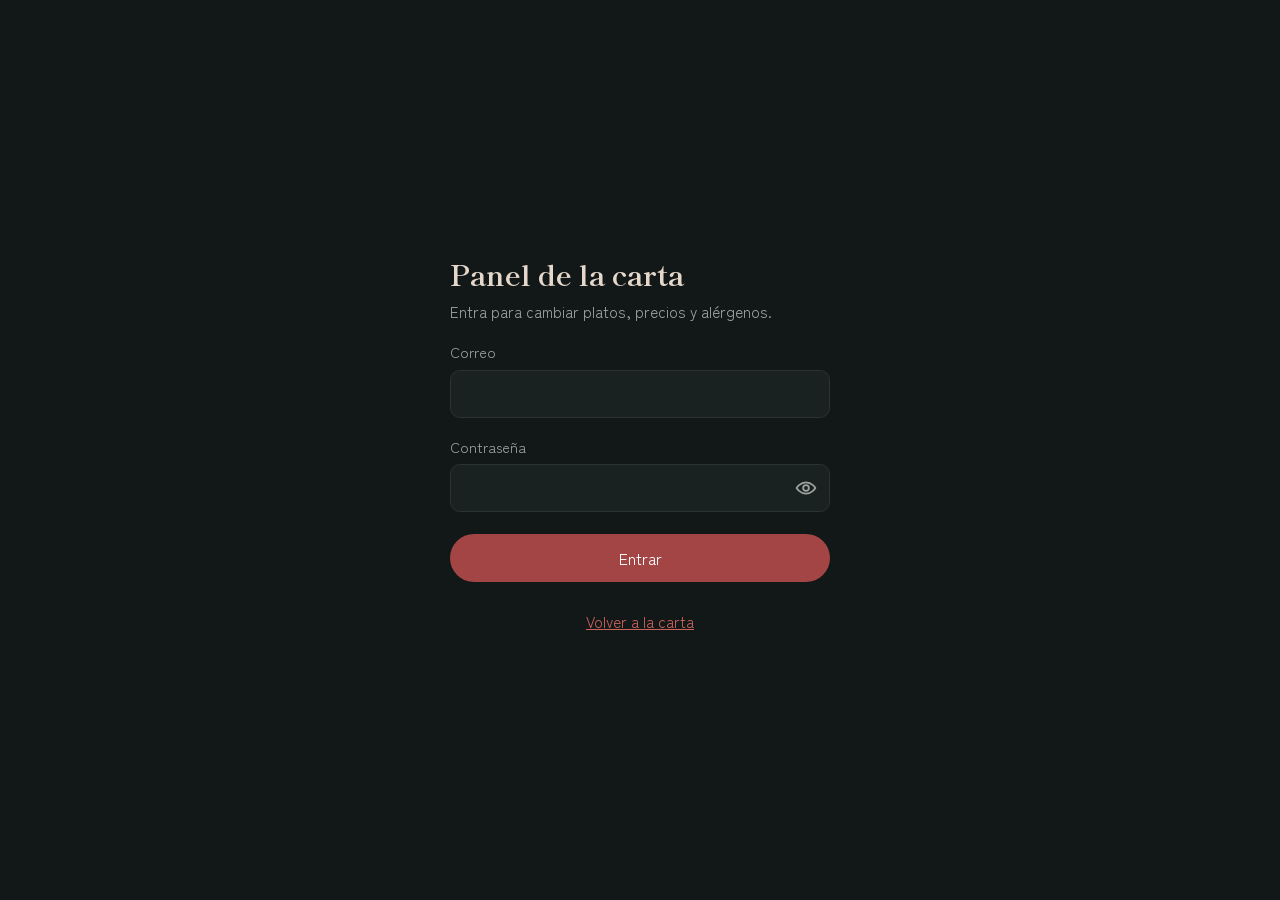
<file: admin/index.html>
<!doctype html>
<html lang="es">
<head>
<meta charset="utf-8">
<meta name="viewport" content="width=device-width, initial-scale=1, viewport-fit=cover">
<title>Panel de la carta · Ramen Okaeri</title>
<meta name="robots" content="noindex, nofollow">
<meta name="theme-color" content="#121818">
<meta name="color-scheme" content="dark">
<link rel="icon" href="/favicon.ico" sizes="48x48">
<link rel="stylesheet" href="/admin/admin.css?v=f484aecc">
</head>
<body>
<svg class="oculto" aria-hidden="true" focusable="false"><defs>
<g id="pl-ramen"><path d="M3.5 14.5h25a12.5 12.5 0 0 1-25 0Z"/><path d="M12 10.5c0-2 2-2.2 2-4M18 10.5c0-2 2-2.2 2-4"/></g>
<g id="pl-arroz"><path d="M4.5 16.5h23a11.5 11.5 0 0 1-23 0Z"/><path d="M9.5 16.5a6.5 6.5 0 0 1 13 0"/></g>
<g id="pl-tapa"><path d="M4.5 19.5h23c0-5.7-5.1-9.8-11.5-9.8S4.5 13.8 4.5 19.5Z"/><path d="M10 19.5v-3.2M16 19.5v-4.6M22 19.5v-3.2"/></g>
<g id="pl-bebida"><path d="M10 6.5h12l-1.5 18a1.7 1.7 0 0 1-1.7 1.6h-5.6a1.7 1.7 0 0 1-1.7-1.6Z"/><path d="M10.7 14h10.6"/></g>
<g id="pl-postre"><path d="M4.5 22.5h23"/><path d="M8.5 22.5a7.5 7.5 0 0 1 15 0"/></g>
<g id="pl-coctel"><path d="M5 7h22L16 19Z"/><path d="M16 19v7M11.5 26h9"/></g>
<g id="pl-generico"><circle cx="16" cy="16" r="11"/><circle cx="16" cy="16" r="6"/></g>

<g id="alg-gluten"><path d="M16 29V12"/><path d="M16 21.5c-3.2 0-5.2-1.8-5.2-4.5 3.2 0 5.2 1.8 5.2 4.5Z"/><path d="M16 21.5c3.2 0 5.2-1.8 5.2-4.5-3.2 0-5.2 1.8-5.2 4.5Z"/><path d="M16 15c-3.2 0-5.2-1.8-5.2-4.5 3.2 0 5.2 1.8 5.2 4.5Z"/><path d="M16 15c3.2 0 5.2-1.8 5.2-4.5-3.2 0-5.2 1.8-5.2 4.5Z"/><path d="M16 10c0-2.5 1-4.2 2.9-5 .5 2.5-.5 4.3-2.9 5Z"/></g>
<g id="alg-crustaceos"><path d="M24 10c-6.6 0-11.6 3.8-11.6 9 0 4.3 3.5 7.4 8.2 7.4 2.4 0 4.2-.7 5.4-1.6"/><path d="M12.6 18.4c-3.4.3-5.6 2.4-6.1 5.6"/><path d="M24 10c1.4-1.9 3.3-2.9 5.6-3"/><path d="M22.2 9.6c-.4-2.2.4-4 2.2-5.4"/><path d="M16.6 24.8c-.8 1.9-2.3 3-4.4 3.4"/></g>
<g id="alg-huevos"><path d="M16 27.5c-4.4 0-7.6-3-7.6-7.2 0-5.2 3.6-11.8 7.6-11.8s7.6 6.6 7.6 11.8c0 4.2-3.2 7.2-7.6 7.2Z"/><circle cx="16" cy="19.5" r="3.4"/></g>
<g id="alg-pescado"><path d="M4.5 16c3.4-4.6 7.6-6.9 12.6-6.9 4.6 0 8.2 2.3 10.8 6.9-2.6 4.6-6.2 6.9-10.8 6.9-5 0-9.2-2.3-12.6-6.9Z"/><path d="M27.9 16c1.3-.5 2.4-1.5 3.3-3v6c-.9-1.5-2-2.5-3.3-3Z"/><circle cx="11.5" cy="14.6" r="1.1"/></g>
<g id="alg-cacahuetes"><path d="M20.4 6.5c3.4 0 5.8 2.5 5.8 5.6 0 2.2-1.1 3.4-1.1 5.1 0 1.8 1.1 2.9 1.1 5.1 0 3.1-2.4 5.6-5.8 5.6h-8.8c-3.4 0-5.8-2.5-5.8-5.6 0-2.2 1.1-3.3 1.1-5.1 0-1.7-1.1-2.9-1.1-5.1 0-3.1 2.4-5.6 5.8-5.6Z"/><path d="M7 17.2h18"/></g>
<g id="alg-soja"><path d="M27 6.5c0 8.4-5.6 15.3-13.2 15.3-4.4 0-7.6-2.9-7.6-7 0-6.8 5.8-12.2 12.6-12.2"/><circle cx="12.4" cy="15.4" r="2.4"/><circle cx="18.6" cy="10.4" r="2.4"/><path d="M6.2 28.5c1.6-4.3 4.2-7.6 7.6-9.8"/></g>
<g id="alg-leche"><path d="M10 12.5h12v16H10Z"/><path d="M10 12.5 13 6h6l3 6.5"/><path d="M13 6V3.5h6V6"/><path d="M10 19.5h12"/></g>
<g id="alg-frutos-secos"><path d="M16 28.5c-4.8 0-8.4-4.2-8.4-9.6 0-5 3.2-9.4 8.4-9.4s8.4 4.4 8.4 9.4c0 5.4-3.6 9.6-8.4 9.6Z"/><path d="M7.8 14.2c1.8-1.7 4.8-2.7 8.2-2.7s6.4 1 8.2 2.7"/><path d="M16 11.5V4.8"/><path d="M16 5.2c-1.4-1.5-3.2-2.2-5.4-2.2.3 2.4 1.7 3.9 4 4.4"/></g>
<g id="alg-apio"><path d="M11 29c-1.4-5-1.8-10.4-1.2-16.2"/><path d="M16 29c0-5.6.3-11 1-16.2"/><path d="M21 29c1.4-5 2.2-10.4 2.4-16.2"/><path d="M8.2 12.8c-.6-3.4.8-5.8 4.2-7.2 1 2.2.8 4.4-.6 6.6"/><path d="M17 12.8c-1-3.6 0-6.4 3-8.4 1.6 2.6 1.6 5.4 0 8.4"/><path d="M23.6 12.8c1.6-2.8 1.2-5.4-1.2-7.8"/></g>
<g id="alg-mostaza"><path d="M11 12.5h10c1.1 0 2 .9 2 2v12c0 1.1-.9 2-2 2H11c-1.1 0-2-.9-2-2v-12c0-1.1.9-2 2-2Z"/><path d="M12 12.5v-3h8v3"/><path d="M13.5 9.5V6h5v3.5"/><path d="M9 18.5h14"/></g>
<g id="alg-sesamo"><path d="M12 6.5c2.3 0 4 1.9 4 4.3s-1.7 4.3-4 4.3-4-1.9-4-4.3 1.7-4.3 4-4.3Z"/><path d="M23 12c2.3 0 4 1.9 4 4.3s-1.7 4.3-4 4.3-4-1.9-4-4.3 1.7-4.3 4-4.3Z"/><path d="M12.5 19.5c2.3 0 4 1.9 4 4.3s-1.7 4.3-4 4.3-4-1.9-4-4.3 1.7-4.3 4-4.3Z"/></g>
<g id="alg-sulfitos"><path d="M13 4.5h6"/><path d="M14 4.5v7.2L7.6 24.4c-.9 1.8.4 3.9 2.4 3.9h12c2 0 3.3-2.1 2.4-3.9L18 11.7V4.5"/><path d="M10.4 19h11.2"/></g>
<g id="alg-altramuces"><path d="M16 29V15"/><path d="M16 15c-4.2 0-6.6-2.2-6.6-5.6 4.2 0 6.6 2.2 6.6 5.6Z"/><path d="M16 15c4.2 0 6.6-2.2 6.6-5.6-4.2 0-6.6 2.2-6.6 5.6Z"/><path d="M16 9c-2.6-1.2-3.8-3.2-3.4-5.8 2.6.6 4 2.4 4 5.2"/><path d="M16 9c2.6-1.2 3.8-3.2 3.4-5.8-2.6.6-4 2.4-4 5.2"/></g>
<g id="alg-moluscos"><path d="M16 27.5c-6.4 0-11.5-4.8-11.5-11 0-3.4 2.3-5.6 5-5.6 1.5 0 2.8.7 3.6 1.9.7-2.3 1.6-4.1 2.9-5.3 1.3 1.2 2.2 3 2.9 5.3.8-1.2 2.1-1.9 3.6-1.9 2.7 0 5 2.2 5 5.6 0 6.2-5.1 11-11.5 11Z"/><path d="M16 8.5v19"/><path d="M10.6 13.2 8.2 25.2"/><path d="M21.4 13.2 23.8 25.2"/></g>

<g id="etq-hoja"><path d="M6 26C6 14 13 7.5 26 6.5 25 19.5 18 26 6 26Z"/><path d="M6 26c3.5-6.5 8-11 13.5-13.5"/></g>
<g id="esc-chile"><path d="M21 9c1.4 7.6-3.6 15.8-11.1 16.3-3.2.2-5.4-1.8-5.4-4.5 0-2.6 2-4.3 5-4.6C16.1 15.8 20 12.9 21 9Z"/><path d="M21 9c.1-2.7 1.7-4.4 4.7-5.1"/><path d="M25.7 3.9c1.8.2 3 1.3 3.5 3.1"/></g>
<g id="esc-caldo"><path d="M3.5 16.5h25a12.5 12.5 0 0 1-25 0Z"/><path d="M12 12c0-2 2-2.2 2-4M18 12c0-2 2-2.2 2-4"/></g>
<g id="esc-nivel"><path d="M7 26V18M16 26V12M25 26V6"/></g>
</defs></svg>
<div id="app"><p class="cargando">Cargando…</p></div>
<div id="avisos" class="avisos"></div>
<div id="anuncio" class="oculto" aria-live="polite" aria-atomic="true"></div>
<script src="/admin/admin.js?v=9d6fe901" defer></script>
</body>
</html>
</file>
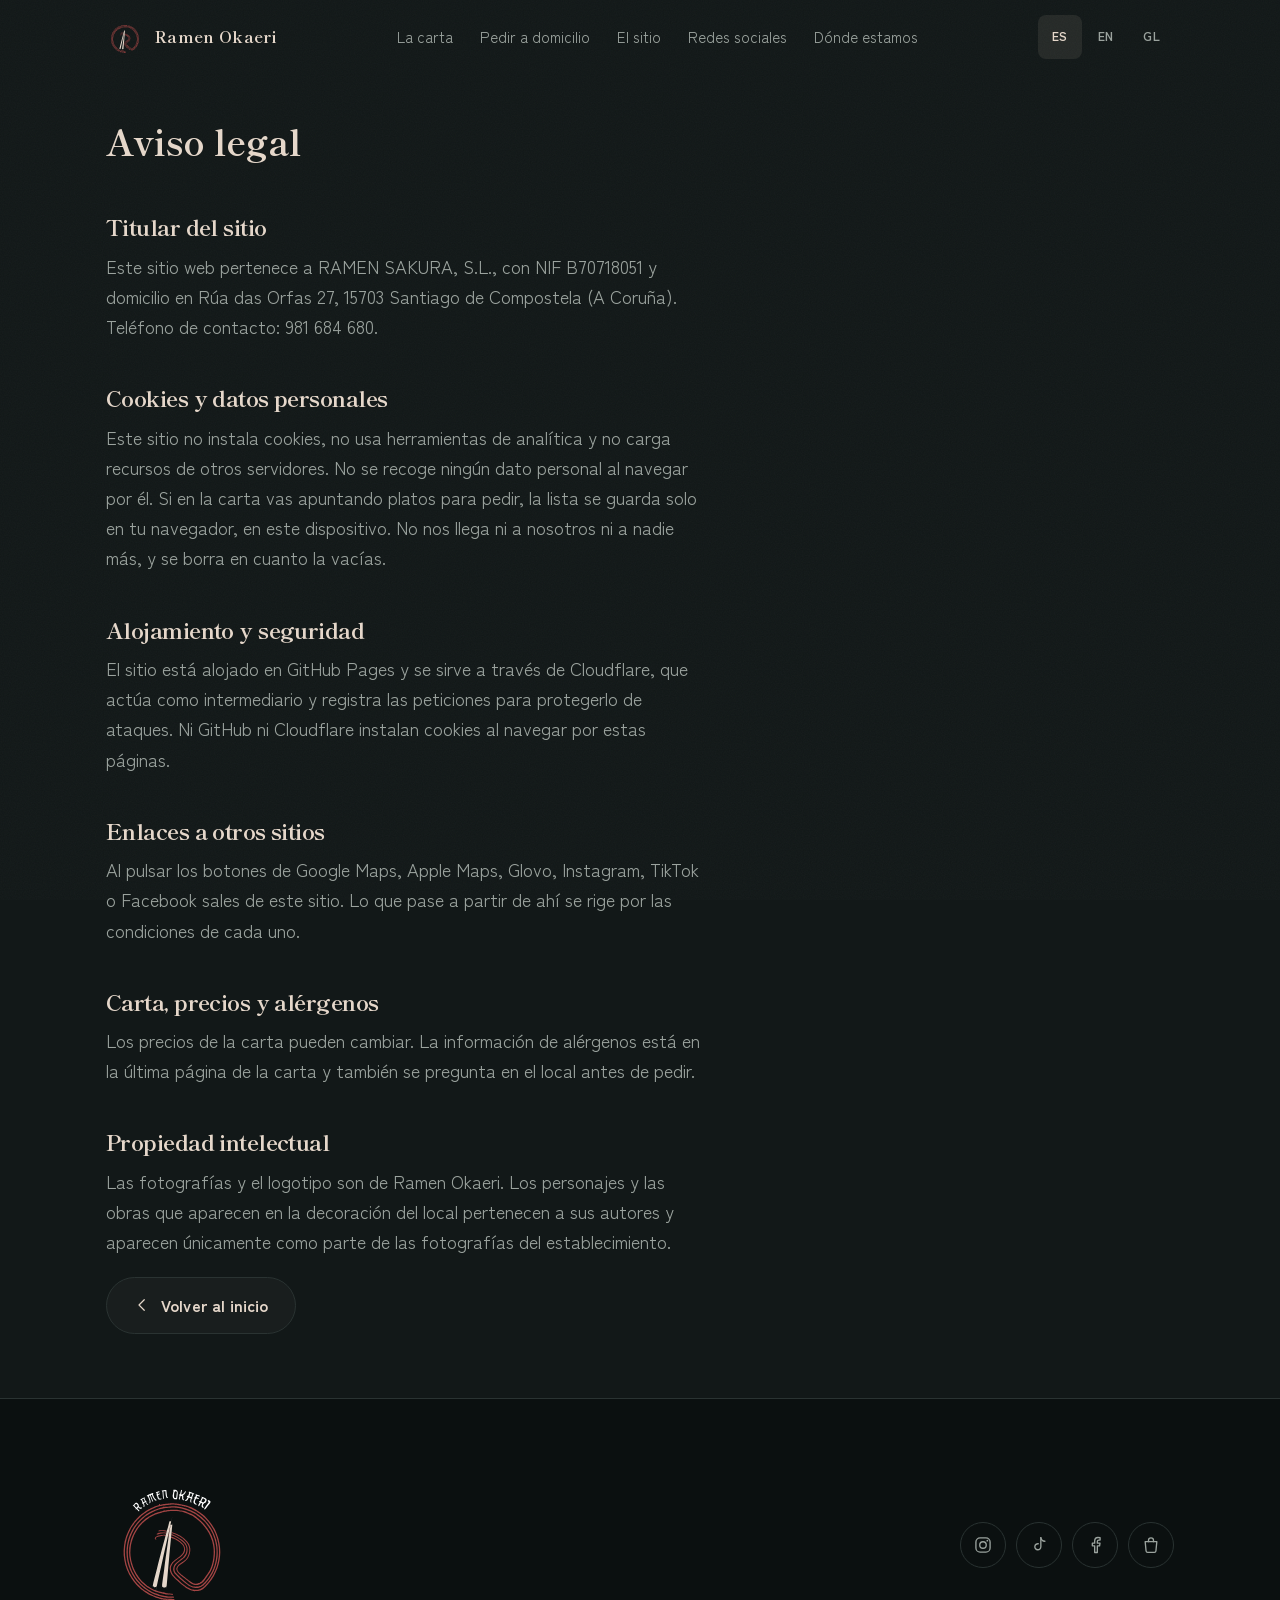
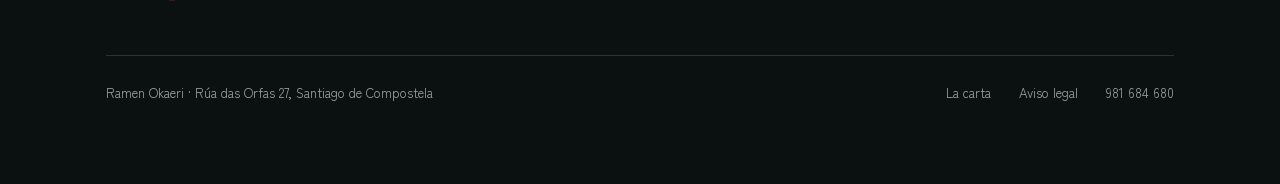
<file: aviso-legal/index.html>
<!doctype html>
<html lang="es">
<head>
<meta charset="utf-8">
<meta name="viewport" content="width=device-width, initial-scale=1, viewport-fit=cover">
<title>Aviso legal · Ramen Okaeri</title>
<meta name="description" content="Aviso legal">
<meta name="robots" content="noindex">
<link rel="canonical" href="https://ramenokaeri.com/aviso-legal/">
 <link rel="alternate" hreflang="es" href="https://ramenokaeri.com/aviso-legal/">
 <link rel="alternate" hreflang="en" href="https://ramenokaeri.com/en/aviso-legal/">
 <link rel="alternate" hreflang="gl" href="https://ramenokaeri.com/gl/aviso-legal/">
<link rel="alternate" hreflang="x-default" href="https://ramenokaeri.com/">
<meta name="theme-color" content="#121818">
<meta name="color-scheme" content="dark">
<meta name="apple-mobile-web-app-title" content="Okaeri">
<meta name="apple-mobile-web-app-status-bar-style" content="black-translucent">
<link rel="icon" href="/favicon.ico" sizes="48x48">
<link rel="apple-touch-icon" href="/assets/brand/apple-touch-icon.png">
<link rel="manifest" href="/site.webmanifest">
<meta property="og:type" content="restaurant">
<meta property="og:site_name" content="Ramen Okaeri">
<meta property="og:locale" content="es_ES">
<meta property="og:title" content="Aviso legal · Ramen Okaeri">
<meta property="og:description" content="Aviso legal">
<meta property="og:url" content="https://ramenokaeri.com/aviso-legal/">
<meta property="og:image" content="https://ramenokaeri.com/assets/brand/og.jpg">
<meta property="og:image:width" content="1200">
<meta property="og:image:height" content="630">
<meta name="twitter:card" content="summary_large_image">
<link rel="preconnect" href="https://ramenokaeri.com">
<link rel="preload" href="/assets/fonts/shippori-700-latin.woff2" as="font" type="font/woff2" crossorigin>
<link rel="preload" href="/assets/fonts/zenkaku-400-latin.woff2" as="font" type="font/woff2" crossorigin>
<link rel="stylesheet" href="/css/style.css?v=ed16cea8">

</head>
<body>
<a class="saltar" href="#principal">Saltar al contenido</a>
<header class="cab">
 <div class="env">
  <a class="marca" href="/" aria-label="Ramen Okaeri">
   <img src="/assets/brand/simbolo.svg" width="38" height="38" alt="">
   <b>Ramen Okaeri</b>
  </a>
  <nav class="nav-esc" aria-label="Abrir el menú">
   <ul><li><a href="/menu/">La carta</a></li><li><a href="/#domicilio">Pedir a domicilio</a></li><li><a href="/#sitio">El sitio</a></li><li><a href="/#redes">Redes sociales</a></li><li><a href="/#donde">Dónde estamos</a></li></ul>
  </nav>
  <div class="idi" role="group" aria-label="Idioma"><a href="/aviso-legal/"
 lang="es" hreflang="es" aria-current="true">es</a><a href="/enaviso-legal/"
 lang="en" hreflang="en">en</a><a href="/glaviso-legal/"
 lang="gl" hreflang="gl">gl</a></div>
  <button class="hamb" type="button" aria-expanded="false" aria-controls="panel"
   aria-label="Abrir el menú"
   data-abrir="Abrir el menú" data-cerrar="Cerrar el menú"><i></i></button>
 </div>
</header>
<div class="panel" id="panel" role="dialog" aria-modal="true"
 aria-label="Abrir el menú">
 <div class="panel-top">
  <a class="marca" href="/" aria-label="Ramen Okaeri">
   <img src="/assets/brand/simbolo.svg" width="38" height="38" alt="">
   <b>Ramen Okaeri</b>
  </a>
  <button class="hamb hamb-x" type="button" data-cerrar
   aria-label="Cerrar el menú"><i></i></button>
 </div>
 <nav class="panel-nav" aria-label="Abrir el menú">
 <a href="/menu/">La carta</a>
 <a href="/#domicilio">Pedir a domicilio</a>
 <a href="/#sitio">El sitio</a>
 <a href="/#redes">Redes sociales</a>
 <a href="/#donde">Dónde estamos</a>
 <div class="idi" role="group" aria-label="Idioma"><a href="/aviso-legal/"
 lang="es" hreflang="es" aria-current="true">es</a><a href="/enaviso-legal/"
 lang="en" hreflang="en">en</a><a href="/glaviso-legal/"
 lang="gl" hreflang="gl">gl</a></div>
 </nav>
</div>
<main id="principal">
 <div class="env legal-cuerpo cuerpo">
  <h1>Aviso legal</h1>
  <h2>Titular del sitio</h2><p>Este sitio web pertenece a RAMEN SAKURA, S.L., con NIF B70718051 y domicilio en Rúa das Orfas 27, 15703 Santiago de Compostela (A Coruña). Teléfono de contacto: 981 684 680.</p>
   <h2>Cookies y datos personales</h2><p>Este sitio no instala cookies, no usa herramientas de analítica y no carga recursos de otros servidores. No se recoge ningún dato personal al navegar por él. Si en la carta vas apuntando platos para pedir, la lista se guarda solo en tu navegador, en este dispositivo. No nos llega ni a nosotros ni a nadie más, y se borra en cuanto la vacías.</p>
   <h2>Alojamiento y seguridad</h2><p>El sitio está alojado en GitHub Pages y se sirve a través de Cloudflare, que actúa como intermediario y registra las peticiones para protegerlo de ataques. Ni GitHub ni Cloudflare instalan cookies al navegar por estas páginas.</p>
   <h2>Enlaces a otros sitios</h2><p>Al pulsar los botones de Google Maps, Apple Maps, Glovo, Instagram, TikTok o Facebook sales de este sitio. Lo que pase a partir de ahí se rige por las condiciones de cada uno.</p>
   <h2>Carta, precios y alérgenos</h2><p>Los precios de la carta pueden cambiar. La información de alérgenos está en la última página de la carta y también se pregunta en el local antes de pedir.</p>
   <h2>Propiedad intelectual</h2><p>Las fotografías y el logotipo son de Ramen Okaeri. Los personajes y las obras que aparecen en la decoración del local pertenecen a sus autores y aparecen únicamente como parte de las fotografías del establecimiento.</p>
  <p class="tras-legal"><a class="btn btn-s" href="/"><svg width="18" height="18" viewBox="0 0 24 24" fill="none" stroke="currentColor" stroke-width="1.6" stroke-linecap="round" stroke-linejoin="round" aria-hidden="true"><path d="M15 5l-7 7 7 7"/></svg>Volver al inicio</a></p>
 </div>
</main>
<footer class="pie">
 <div class="env">
  <div class="pie-top">
   <a class="marca marca-grande" href="/" aria-label="Ramen Okaeri">
    <img src="/assets/brand/logo.svg" width="132" height="132" alt="" loading="lazy" decoding="async">
   </a>
   <div>
    <h2 class="oculto">Síguenos</h2>
    <div class="redes">
     <a href="https://www.instagram.com/ramenokaeri/" target="_blank" rel="noopener" aria-label="Instagram"><svg width="20" height="20" viewBox="0 0 24 24" fill="none" stroke="currentColor" stroke-width="1.6" aria-hidden="true"><rect x="3.5" y="3.5" width="17" height="17" rx="5"/><circle cx="12" cy="12" r="3.9"/><circle cx="17.2" cy="6.8" r="1.1" fill="currentColor" stroke="none"/></svg></a>
     <a href="https://www.tiktok.com/@ramen.okaeri" target="_blank" rel="noopener" aria-label="TikTok"><svg width="20" height="20" viewBox="0 0 24 24" fill="none" stroke="currentColor" stroke-width="1.6" stroke-linecap="round" stroke-linejoin="round" aria-hidden="true"><path d="M14.2 3.2v10.9a3.6 3.6 0 1 1-3.1-3.57"/><path d="M14.2 3.2a5 5 0 0 0 4.9 4.3"/></svg></a>
     <a href="https://www.facebook.com/61561088498256/" target="_blank" rel="noopener" aria-label="Facebook"><svg width="20" height="20" viewBox="0 0 24 24" fill="none" stroke="currentColor" stroke-width="1.6" stroke-linecap="round" stroke-linejoin="round" aria-hidden="true"><path d="M14.8 21v-8h2.7l.5-3.2h-3.2V7.7c0-.9.3-1.6 1.7-1.6h1.6V3.2A22 22 0 0 0 15.6 3c-2.4 0-4 1.5-4 4.3v2.5H8.8V13h2.8v8z"/></svg></a>
     <a href="https://glovoapp.com/es/es/santiago-de-compostela/stores/ramen-okaeri-santiago-de-compostela" target="_blank" rel="noopener" aria-label="Glovo"><svg width="20" height="20" viewBox="0 0 24 24" fill="none" stroke="currentColor" stroke-width="1.6" stroke-linecap="round" stroke-linejoin="round" aria-hidden="true"><path d="M5 8h14l-1.1 11.2a1.8 1.8 0 0 1-1.8 1.6H7.9a1.8 1.8 0 0 1-1.8-1.6z"/><path d="M9 8V6.4a3 3 0 0 1 6 0V8"/></svg></a>
    </div>
   </div>
  </div>
  <div class="pie-bajo">
   <p>Ramen Okaeri · Rúa das Orfas 27, Santiago de Compostela</p>
   <nav>
    <a href="/menu/">La carta</a>
    <a href="/aviso-legal/">Aviso legal</a>
    <a href="tel:+34981684680">981 684 680</a>
   </nav>
  </div>
 </div>
</footer>
<script src="/js/main.js?v=559666e6" defer></script>
</body>
</html>
</file>
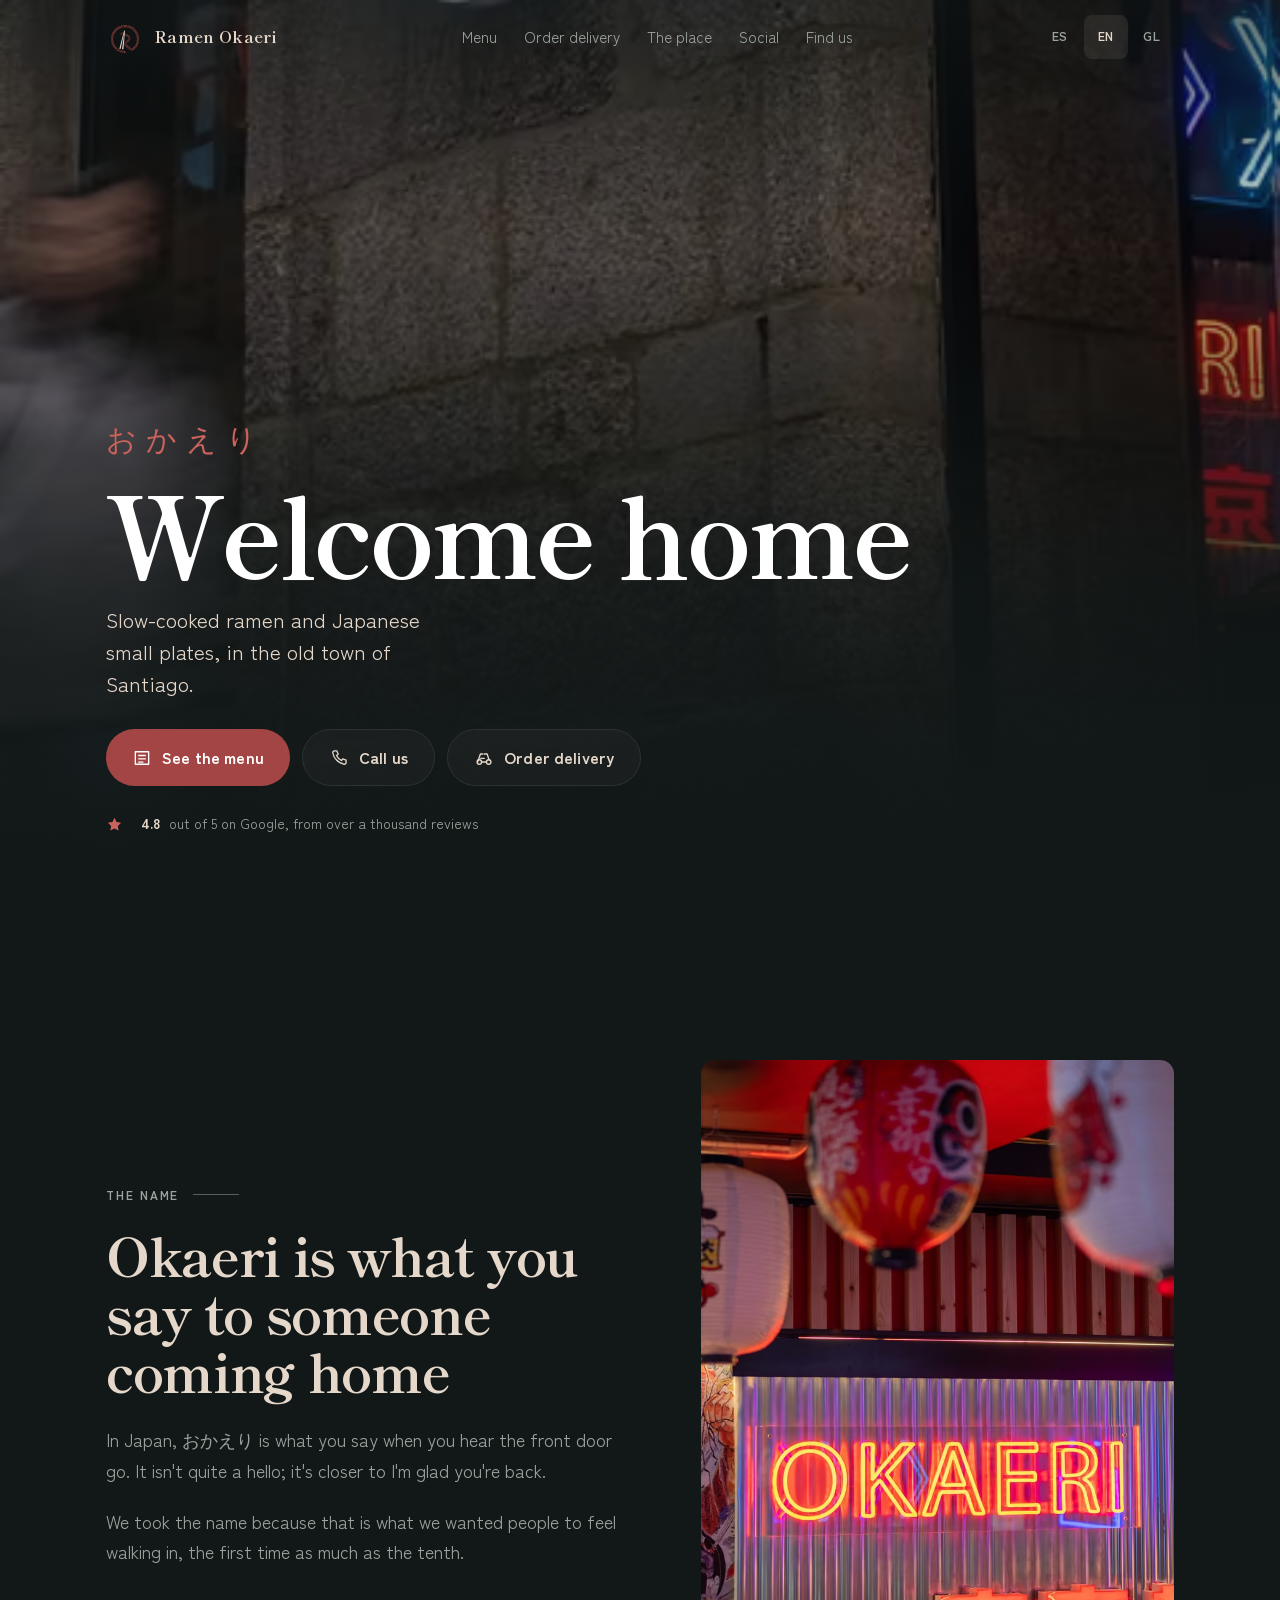
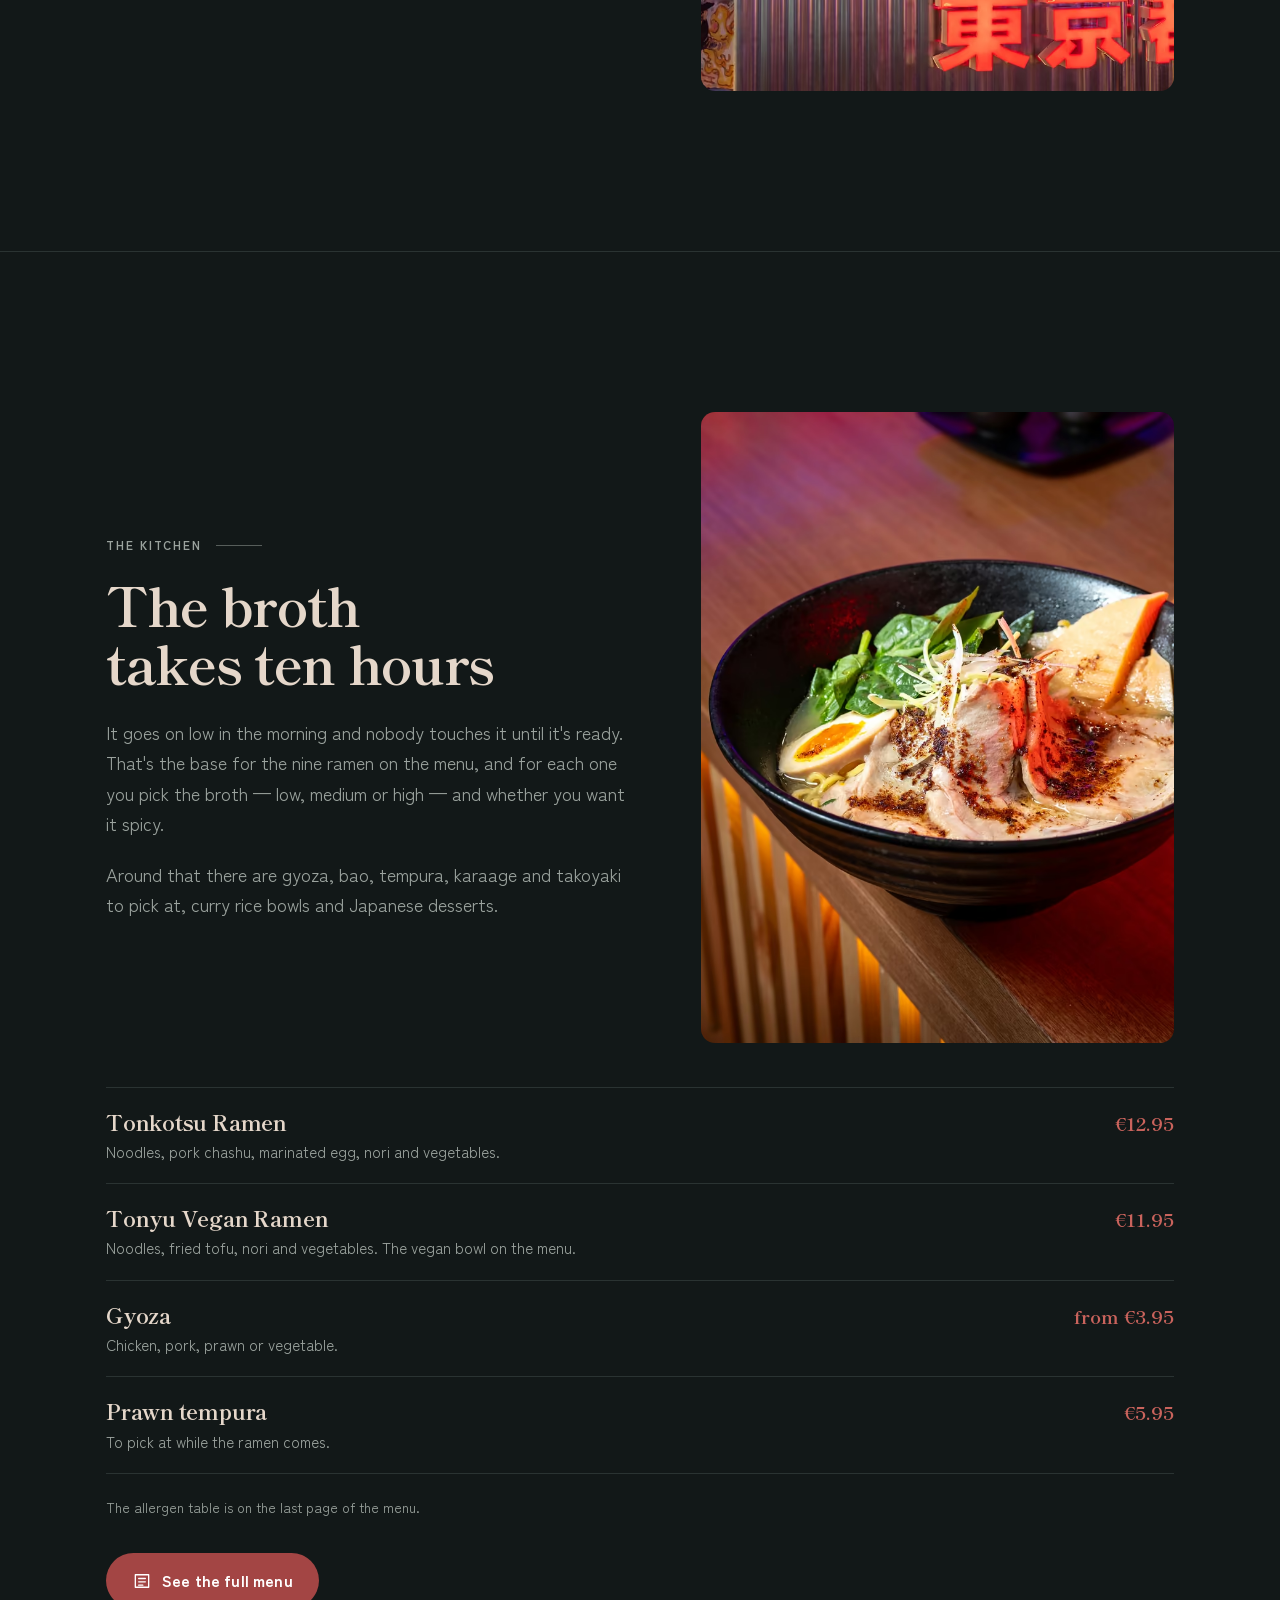
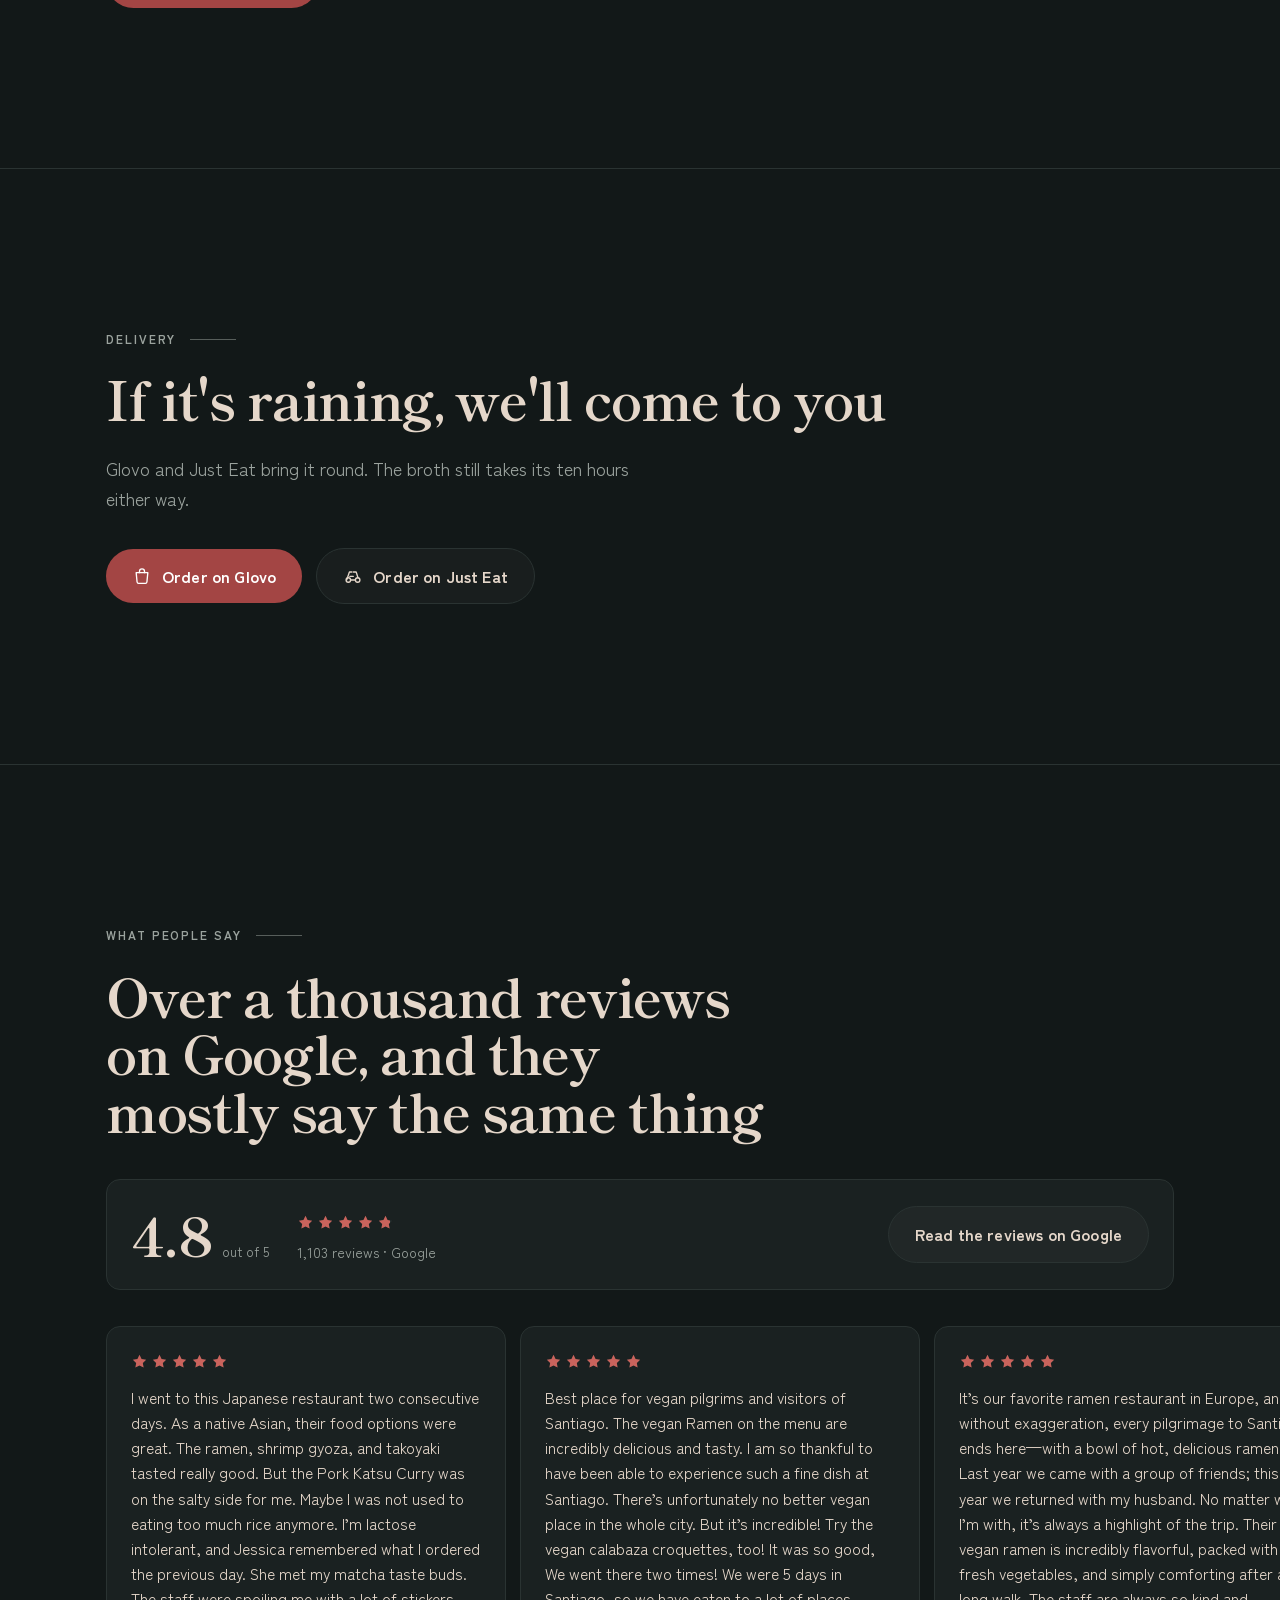
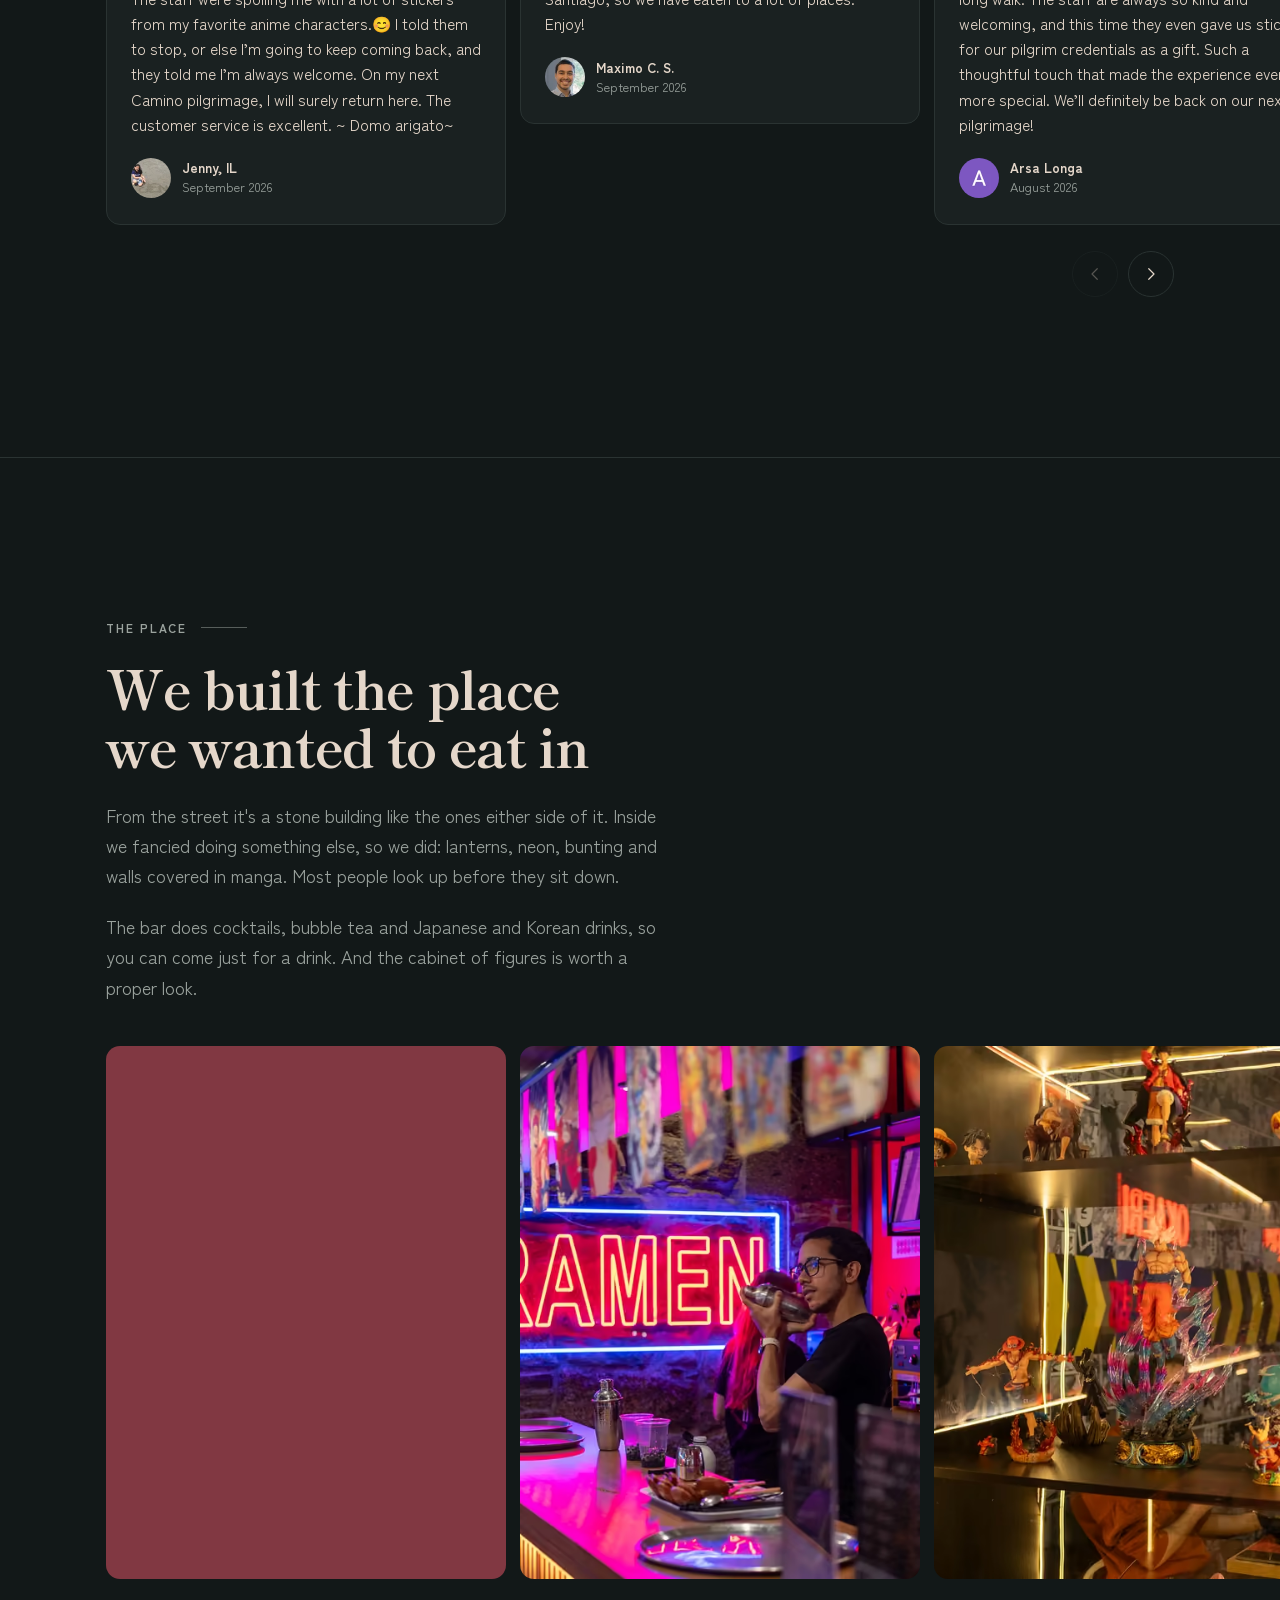
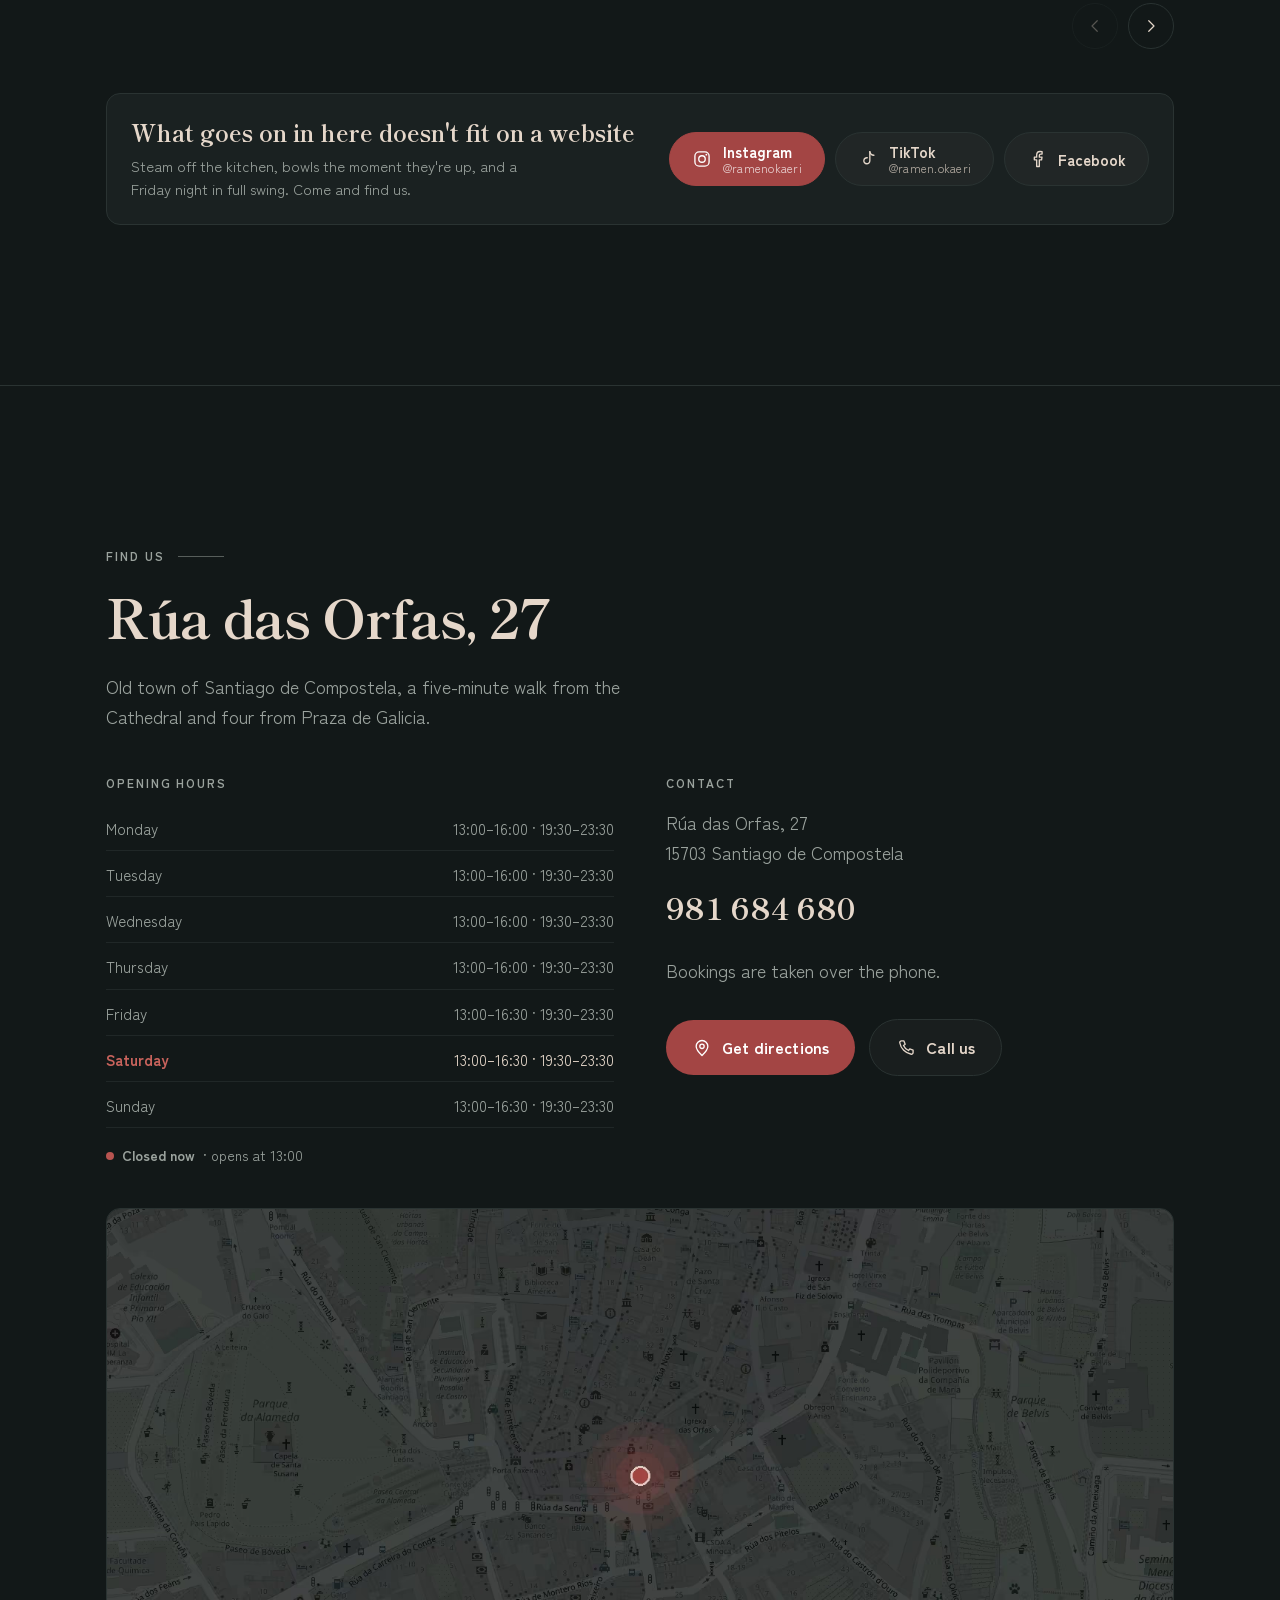
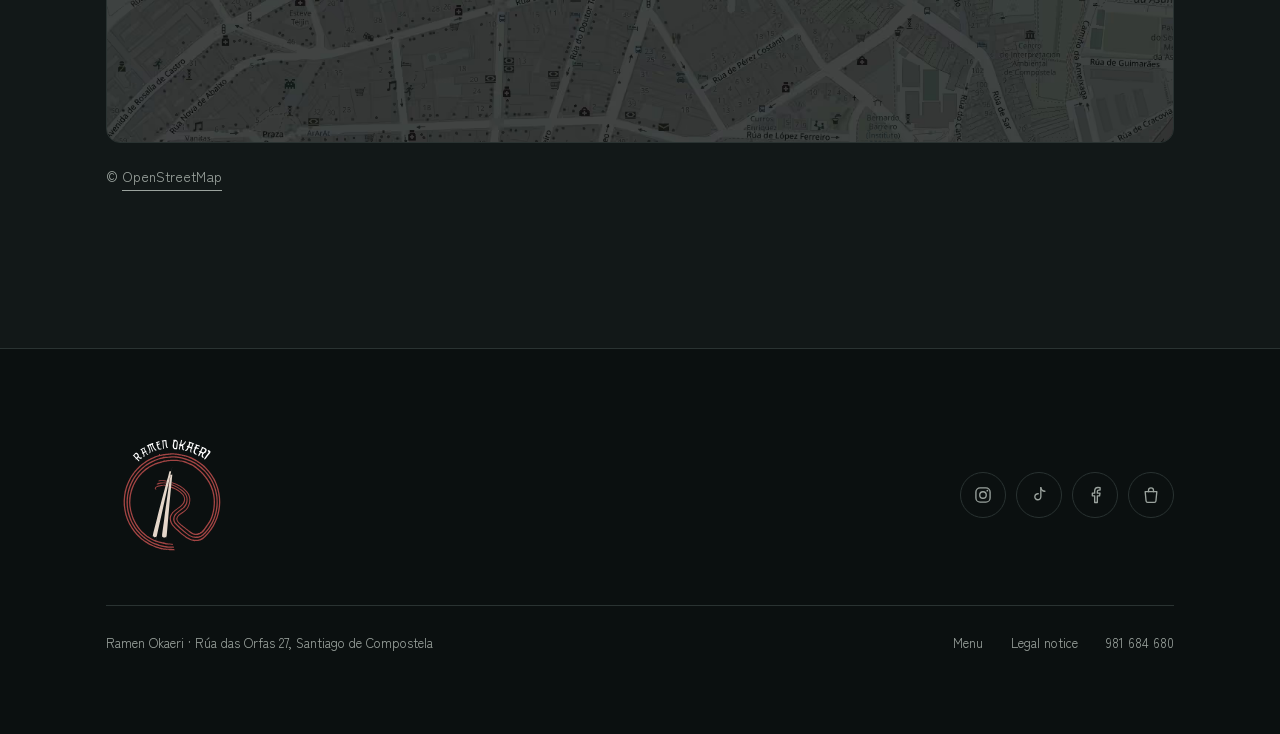
<file: en/index.html>
<!doctype html>
<html lang="en">
<head>
<meta charset="utf-8">
<meta name="viewport" content="width=device-width, initial-scale=1, viewport-fit=cover">
<title>Ramen Okaeri · Ramen and Japanese small plates in Santiago de Compostela</title>
<meta name="description" content="Ten-hour broth ramen, gyoza, bao and cocktails on Rúa das Orfas 27, in the old town of Santiago de Compostela. Menu, opening hours and phone.">

<link rel="canonical" href="https://ramenokaeri.com/en/">
 <link rel="alternate" hreflang="es" href="https://ramenokaeri.com/">
 <link rel="alternate" hreflang="en" href="https://ramenokaeri.com/en/">
 <link rel="alternate" hreflang="gl" href="https://ramenokaeri.com/gl/">
<link rel="alternate" hreflang="x-default" href="https://ramenokaeri.com/">
<meta name="theme-color" content="#121818">
<meta name="color-scheme" content="dark">
<meta name="apple-mobile-web-app-title" content="Okaeri">
<meta name="apple-mobile-web-app-status-bar-style" content="black-translucent">
<link rel="icon" href="/favicon.ico" sizes="48x48">
<link rel="apple-touch-icon" href="/assets/brand/apple-touch-icon.png">
<link rel="manifest" href="/site.webmanifest">
<meta property="og:type" content="restaurant">
<meta property="og:site_name" content="Ramen Okaeri">
<meta property="og:locale" content="en_GB">
<meta property="og:title" content="Ramen Okaeri · Ramen and Japanese small plates in Santiago de Compostela">
<meta property="og:description" content="Ten-hour broth ramen, gyoza, bao and cocktails on Rúa das Orfas 27, in the old town of Santiago de Compostela. Menu, opening hours and phone.">
<meta property="og:url" content="https://ramenokaeri.com/en/">
<meta property="og:image" content="https://ramenokaeri.com/assets/brand/og.jpg">
<meta property="og:image:width" content="1200">
<meta property="og:image:height" content="630">
<meta name="twitter:card" content="summary_large_image">
<link rel="preconnect" href="https://ramenokaeri.com">
<link rel="preload" href="/assets/fonts/shippori-700-latin.woff2" as="font" type="font/woff2" crossorigin>
<link rel="preload" href="/assets/fonts/zenkaku-400-latin.woff2" as="font" type="font/woff2" crossorigin>
<link rel="stylesheet" href="/css/style.css?v=ed16cea8">
<script type="application/ld+json">{"@context":"https://schema.org","@type":"Restaurant","@id":"https://ramenokaeri.com/#restaurante","name":"Ramen Okaeri","url":"https://ramenokaeri.com/en/","image":["https://ramenokaeri.com/assets/brand/og.jpg","https://ramenokaeri.com/assets/img/ramen-h-1440.jpg"],"logo":"https://ramenokaeri.com/assets/brand/icon-512.png","telephone":"+34981684680","priceRange":"€€","currenciesAccepted":"EUR","servesCuisine":["Japanese","Ramen"],"hasMenu":"https://ramenokaeri.com/en/menu/","acceptsReservations":"True","address":{"@type":"PostalAddress","streetAddress":"Rúa das Orfas, 27","postalCode":"15703","addressLocality":"Santiago de Compostela","addressRegion":"A Coruña","addressCountry":"ES"},"geo":{"@type":"GeoCoordinates","latitude":42.8771694,"longitude":-8.5441098},"openingHoursSpecification":[{"@type":"OpeningHoursSpecification","dayOfWeek":"Monday","opens":"13:00","closes":"16:00"},{"@type":"OpeningHoursSpecification","dayOfWeek":"Monday","opens":"19:30","closes":"23:30"},{"@type":"OpeningHoursSpecification","dayOfWeek":"Tuesday","opens":"13:00","closes":"16:00"},{"@type":"OpeningHoursSpecification","dayOfWeek":"Tuesday","opens":"19:30","closes":"23:30"},{"@type":"OpeningHoursSpecification","dayOfWeek":"Wednesday","opens":"13:00","closes":"16:00"},{"@type":"OpeningHoursSpecification","dayOfWeek":"Wednesday","opens":"19:30","closes":"23:30"},{"@type":"OpeningHoursSpecification","dayOfWeek":"Thursday","opens":"13:00","closes":"16:00"},{"@type":"OpeningHoursSpecification","dayOfWeek":"Thursday","opens":"19:30","closes":"23:30"},{"@type":"OpeningHoursSpecification","dayOfWeek":"Friday","opens":"13:00","closes":"16:30"},{"@type":"OpeningHoursSpecification","dayOfWeek":"Friday","opens":"19:30","closes":"23:30"},{"@type":"OpeningHoursSpecification","dayOfWeek":"Saturday","opens":"13:00","closes":"16:30"},{"@type":"OpeningHoursSpecification","dayOfWeek":"Saturday","opens":"19:30","closes":"23:30"},{"@type":"OpeningHoursSpecification","dayOfWeek":"Sunday","opens":"13:00","closes":"16:30"},{"@type":"OpeningHoursSpecification","dayOfWeek":"Sunday","opens":"19:30","closes":"23:30"}],"sameAs":["https://www.instagram.com/ramenokaeri/","https://www.tiktok.com/@ramen.okaeri","https://www.facebook.com/61561088498256/"],"aggregateRating":{"@type":"AggregateRating","ratingValue":4.8,"reviewCount":1103,"bestRating":5,"worstRating":1}}</script>
</head>
<body>
<a class="saltar" href="#principal">Skip to content</a>
<header class="cab">
 <div class="env">
  <a class="marca" href="/en" aria-label="Ramen Okaeri">
   <img src="/assets/brand/simbolo.svg" width="38" height="38" alt="">
   <b>Ramen Okaeri</b>
  </a>
  <nav class="nav-esc" aria-label="Open menu">
   <ul><li><a href="/en/menu/">Menu</a></li><li><a href="/en#domicilio">Order delivery</a></li><li><a href="/en#sitio">The place</a></li><li><a href="/en#redes">Social</a></li><li><a href="/en#donde">Find us</a></li></ul>
  </nav>
  <div class="idi" role="group" aria-label="Language"><a href="/"
 lang="es" hreflang="es">es</a><a href="/en"
 lang="en" hreflang="en" aria-current="true">en</a><a href="/gl"
 lang="gl" hreflang="gl">gl</a></div>
  <button class="hamb" type="button" aria-expanded="false" aria-controls="panel"
   aria-label="Open menu"
   data-abrir="Open menu" data-cerrar="Close menu"><i></i></button>
 </div>
</header>
<div class="panel" id="panel" role="dialog" aria-modal="true"
 aria-label="Open menu">
 <div class="panel-top">
  <a class="marca" href="/en" aria-label="Ramen Okaeri">
   <img src="/assets/brand/simbolo.svg" width="38" height="38" alt="">
   <b>Ramen Okaeri</b>
  </a>
  <button class="hamb hamb-x" type="button" data-cerrar
   aria-label="Close menu"><i></i></button>
 </div>
 <nav class="panel-nav" aria-label="Open menu">
 <a href="/en/menu/">Menu</a>
 <a href="/en#domicilio">Order delivery</a>
 <a href="/en#sitio">The place</a>
 <a href="/en#redes">Social</a>
 <a href="/en#donde">Find us</a>
 <div class="idi" role="group" aria-label="Language"><a href="/"
 lang="es" hreflang="es">es</a><a href="/en"
 lang="en" hreflang="en" aria-current="true">en</a><a href="/gl"
 lang="gl" hreflang="gl">gl</a></div>
 </nav>
</div>
<main id="principal">

 <section class="hero">
  <div class="hero-img"><picture>
<source media="(max-width:899px)" type="image/avif" srcset="/assets/img/fachada-p-480.avif 480w, /assets/img/fachada-p-720.avif 720w, /assets/img/fachada-p-900.avif 900w, /assets/img/fachada-p-1170.avif 1170w" sizes="100vw">
<source media="(max-width:899px)" type="image/webp" srcset="/assets/img/fachada-p-480.webp 480w, /assets/img/fachada-p-720.webp 720w, /assets/img/fachada-p-900.webp 900w, /assets/img/fachada-p-1170.webp 1170w" sizes="100vw">
<source media="(max-width:899px)" type="image/jpeg" srcset="/assets/img/fachada-p-480.jpg 480w, /assets/img/fachada-p-720.jpg 720w, /assets/img/fachada-p-900.jpg 900w, /assets/img/fachada-p-1170.jpg 1170w" sizes="100vw">
<source media="(min-width:900px)" type="image/avif" srcset="/assets/img/fachada-h-480.avif 480w, /assets/img/fachada-h-768.avif 768w, /assets/img/fachada-h-1080.avif 1080w, /assets/img/fachada-h-1440.avif 1440w, /assets/img/fachada-h-1920.avif 1920w" sizes="100vw">
<source media="(min-width:900px)" type="image/webp" srcset="/assets/img/fachada-h-480.webp 480w, /assets/img/fachada-h-768.webp 768w, /assets/img/fachada-h-1080.webp 1080w, /assets/img/fachada-h-1440.webp 1440w, /assets/img/fachada-h-1920.webp 1920w" sizes="100vw">
<img src="/assets/img/fachada-h-1440.jpg" srcset="/assets/img/fachada-h-480.jpg 480w, /assets/img/fachada-h-768.jpg 768w, /assets/img/fachada-h-1080.jpg 1080w, /assets/img/fachada-h-1440.jpg 1440w, /assets/img/fachada-h-1920.jpg 1920w" sizes="100vw"
 width="1440" height="810" alt="The front of Ramen Okaeri at night, its lit circular sign on the stone wall of Rúa das Orfas"
 loading="eager" decoding="async" fetchpriority="high" style="background:#423D40">
</picture></div>
  <div class="hero-vel"></div>
  <div class="env">
   <span class="hero-kana" lang="ja">おかえり</span>
   <h1 class="display">Welcome home</h1>
   <p class="entradilla">Slow-cooked ramen and Japanese small plates, in the old town of Santiago.</p>
   <div class="hero-btns">
    <a class="btn btn-p" href="/en/menu/"><svg width="20" height="20" viewBox="0 0 24 24" fill="none" stroke="currentColor" stroke-width="1.6" stroke-linecap="round" stroke-linejoin="round" aria-hidden="true"><path d="M4 4.5h16v15H4z"/><path d="M8 9h8M8 13h8M8 17h5"/></svg>See the menu</a>
    <a class="btn btn-s" href="tel:+34981684680"><svg width="20" height="20" viewBox="0 0 24 24" fill="none" stroke="currentColor" stroke-width="1.6" stroke-linecap="round" stroke-linejoin="round" aria-hidden="true"><path d="M6.5 3.5h3l1.5 4-2 1.5a12 12 0 0 0 6 6l1.5-2 4 1.5v3a2 2 0 0 1-2.2 2A17 17 0 0 1 4.5 5.7 2 2 0 0 1 6.5 3.5z"/></svg>Call us</a>
    <a class="btn btn-s" href="#domicilio"><svg width="20" height="20" viewBox="0 0 24 24" fill="none" stroke="currentColor" stroke-width="1.6" stroke-linecap="round" stroke-linejoin="round" aria-hidden="true"><circle cx="6.4" cy="16.8" r="2.7"/><circle cx="17.6" cy="16.8" r="2.7"/><path d="M9.1 16.8h5.8M4.4 16.8 7.7 7.2h2.9M12.4 7.2h3.4l2.2 6.9M12.4 12.4H8.2"/></svg>Order delivery</a>
   </div>
   <p class="estrellas"><svg width="17" height="17" viewBox="0 0 24 24" fill="currentColor" aria-hidden="true"><path d="M12 2.6l2.9 5.9 6.5.95-4.7 4.6 1.1 6.5-5.8-3.05-5.8 3.05 1.1-6.5-4.7-4.6 6.5-.95z"/></svg><span></span><b>4.8</b><span> out of 5 on Google, from over a thousand reviews</span></p>
  </div>
 </section>

 <section class="sec" id="nombre">
  <div class="env dos">
   <div class="cuerpo rv">
    <p class="antetitulo">The name</p>
    <h2>Okaeri is what you say to someone coming home</h2>
    <div class="tras-h2"><p>In Japan, おかえり is what you say when you hear the front door go. It isn't quite a hello; it's closer to I'm glad you're back.</p><p>We took the name because that is what we wanted people to feel walking in, the first time as much as the tenth.</p></div>
   </div>
   <div class="retrato rv" data-rv="90">
    <picture>
<source type="image/avif" srcset="/assets/img/neon-okaeri-v-480.avif 480w, /assets/img/neon-okaeri-v-768.avif 768w, /assets/img/neon-okaeri-v-1080.avif 1080w" sizes="(min-width:900px) 520px, 92vw">
<source type="image/webp" srcset="/assets/img/neon-okaeri-v-480.webp 480w, /assets/img/neon-okaeri-v-768.webp 768w, /assets/img/neon-okaeri-v-1080.webp 1080w" sizes="(min-width:900px) 520px, 92vw">
<img src="/assets/img/neon-okaeri-v-1080.jpg" srcset="/assets/img/neon-okaeri-v-480.jpg 480w, /assets/img/neon-okaeri-v-768.jpg 768w, /assets/img/neon-okaeri-v-1080.jpg 1080w" sizes="(min-width:900px) 520px, 92vw"
 width="1080" height="1440" alt="A neon sign reading OKAERI, with Japanese lanterns hanging from the ceiling" class=""
 loading="lazy" decoding="async" style="background:#813842">
</picture>
   </div>
  </div>
 </section>

 <section class="sec sec-linea" id="carta">
  <div class="env dos invertido">
   <div class="retrato rv">
    <picture>
<source type="image/avif" srcset="/assets/img/ramen-v-480.avif 480w, /assets/img/ramen-v-768.avif 768w, /assets/img/ramen-v-1080.avif 1080w" sizes="(min-width:900px) 520px, 92vw">
<source type="image/webp" srcset="/assets/img/ramen-v-480.webp 480w, /assets/img/ramen-v-768.webp 768w, /assets/img/ramen-v-1080.webp 1080w" sizes="(min-width:900px) 520px, 92vw">
<img src="/assets/img/ramen-v-1080.jpg" srcset="/assets/img/ramen-v-480.jpg 480w, /assets/img/ramen-v-768.jpg 768w, /assets/img/ramen-v-1080.jpg 1080w" sizes="(min-width:900px) 520px, 92vw"
 width="1080" height="1440" alt="A bowl of ramen with chashu, marinated egg, bamboo and spinach on the wooden counter" class=""
 loading="lazy" decoding="async" style="background:#774833">
</picture>
   </div>
   <div class="cuerpo rv" data-rv="90">
    <p class="antetitulo">The kitchen</p>
    <h2>The broth takes ten hours</h2>
    <div class="tras-h2"><p>It goes on low in the morning and nobody touches it until it's ready. That's the base for the nine ramen on the menu, and for each one you pick the broth — low, medium or high — and whether you want it spicy.</p><p>Around that there are gyoza, bao, tempura, karaage and takoyaki to pick at, curry rice bowls and Japanese desserts.</p></div>
   </div>
  </div>
  <div class="env">
   <ul class="platos rv">
   <li class="plato">
    <div class="plato-txt"><h3>Tonkotsu Ramen</h3><p>Noodles, pork chashu, marinated egg, nori and vegetables.</p></div>
    <span class="precio">€12.95</span>
   </li>
   <li class="plato">
    <div class="plato-txt"><h3>Tonyu Vegan Ramen</h3><p>Noodles, fried tofu, nori and vegetables. The vegan bowl on the menu.</p></div>
    <span class="precio">€11.95</span>
   </li>
   <li class="plato">
    <div class="plato-txt"><h3>Gyoza</h3><p>Chicken, pork, prawn or vegetable.</p></div>
    <span class="precio">from €3.95</span>
   </li>
   <li class="plato">
    <div class="plato-txt"><h3>Prawn tempura</h3><p>To pick at while the ramen comes.</p></div>
    <span class="precio">€5.95</span>
   </li>
   </ul>
   <p class="nota">The allergen table is on the last page of the menu.</p>
   <div class="acciones">
    <a class="btn btn-p" href="/en/menu/"><svg width="20" height="20" viewBox="0 0 24 24" fill="none" stroke="currentColor" stroke-width="1.6" stroke-linecap="round" stroke-linejoin="round" aria-hidden="true"><path d="M4 4.5h16v15H4z"/><path d="M8 9h8M8 13h8M8 17h5"/></svg>See the full menu</a>
   </div>
  </div>
 </section>

 <section class="sec sec-linea" id="domicilio">
  <div class="env">
   <div class="cuerpo rv">
    <p class="antetitulo">Delivery</p>
    <h2>If it's raining, we'll come to you</h2>
    <p class="tras-h2">Glovo and Just Eat bring it round. The broth still takes its ten hours either way.</p>
   </div>
   <div class="acciones rv" data-rv="70">
    <a class="btn btn-p" href="https://glovoapp.com/es/es/santiago-de-compostela/stores/ramen-okaeri-santiago-de-compostela" target="_blank" rel="noopener"><svg width="20" height="20" viewBox="0 0 24 24" fill="none" stroke="currentColor" stroke-width="1.6" stroke-linecap="round" stroke-linejoin="round" aria-hidden="true"><path d="M5 8h14l-1.1 11.2a1.8 1.8 0 0 1-1.8 1.6H7.9a1.8 1.8 0 0 1-1.8-1.6z"/><path d="M9 8V6.4a3 3 0 0 1 6 0V8"/></svg>Order on Glovo</a>
    <a class="btn btn-s" href="https://www.just-eat.es/restaurants-ramen-okaeri-santiago-de-compostela" target="_blank" rel="noopener"><svg width="20" height="20" viewBox="0 0 24 24" fill="none" stroke="currentColor" stroke-width="1.6" stroke-linecap="round" stroke-linejoin="round" aria-hidden="true"><circle cx="6.4" cy="16.8" r="2.7"/><circle cx="17.6" cy="16.8" r="2.7"/><path d="M9.1 16.8h5.8M4.4 16.8 7.7 7.2h2.9M12.4 7.2h3.4l2.2 6.9M12.4 12.4H8.2"/></svg>Order on Just Eat</a>
   </div>
  </div>
 </section>

 <section class="sec sec-linea" id="resenas">
  <div class="env">
   <div class="cuerpo rv">
    <p class="antetitulo">What people say</p>
    <h2>Over a thousand reviews on Google, and they mostly say the same thing</h2>
   </div>
   <div class="nota-g rv tras-h2" data-rv="70">
    <p class="nota-cifra"><b>4.8</b><span>out of 5</span></p>
    <div class="nota-col">
     <span class="estr" role="img" aria-label="4.8 out of 5">
     <span class="estr-fondo" aria-hidden="true"><svg width="17" height="17" viewBox="0 0 24 24" fill="currentColor" aria-hidden="true"><path d="M12 2.6l2.9 5.9 6.5.95-4.7 4.6 1.1 6.5-5.8-3.05-5.8 3.05 1.1-6.5-4.7-4.6 6.5-.95z"/></svg><svg width="17" height="17" viewBox="0 0 24 24" fill="currentColor" aria-hidden="true"><path d="M12 2.6l2.9 5.9 6.5.95-4.7 4.6 1.1 6.5-5.8-3.05-5.8 3.05 1.1-6.5-4.7-4.6 6.5-.95z"/></svg><svg width="17" height="17" viewBox="0 0 24 24" fill="currentColor" aria-hidden="true"><path d="M12 2.6l2.9 5.9 6.5.95-4.7 4.6 1.1 6.5-5.8-3.05-5.8 3.05 1.1-6.5-4.7-4.6 6.5-.95z"/></svg><svg width="17" height="17" viewBox="0 0 24 24" fill="currentColor" aria-hidden="true"><path d="M12 2.6l2.9 5.9 6.5.95-4.7 4.6 1.1 6.5-5.8-3.05-5.8 3.05 1.1-6.5-4.7-4.6 6.5-.95z"/></svg><svg width="17" height="17" viewBox="0 0 24 24" fill="currentColor" aria-hidden="true"><path d="M12 2.6l2.9 5.9 6.5.95-4.7 4.6 1.1 6.5-5.8-3.05-5.8 3.05 1.1-6.5-4.7-4.6 6.5-.95z"/></svg></span>
     <span class="estr-lleno" aria-hidden="true" style="width:96%"><svg width="17" height="17" viewBox="0 0 24 24" fill="currentColor" aria-hidden="true"><path d="M12 2.6l2.9 5.9 6.5.95-4.7 4.6 1.1 6.5-5.8-3.05-5.8 3.05 1.1-6.5-4.7-4.6 6.5-.95z"/></svg><svg width="17" height="17" viewBox="0 0 24 24" fill="currentColor" aria-hidden="true"><path d="M12 2.6l2.9 5.9 6.5.95-4.7 4.6 1.1 6.5-5.8-3.05-5.8 3.05 1.1-6.5-4.7-4.6 6.5-.95z"/></svg><svg width="17" height="17" viewBox="0 0 24 24" fill="currentColor" aria-hidden="true"><path d="M12 2.6l2.9 5.9 6.5.95-4.7 4.6 1.1 6.5-5.8-3.05-5.8 3.05 1.1-6.5-4.7-4.6 6.5-.95z"/></svg><svg width="17" height="17" viewBox="0 0 24 24" fill="currentColor" aria-hidden="true"><path d="M12 2.6l2.9 5.9 6.5.95-4.7 4.6 1.1 6.5-5.8-3.05-5.8 3.05 1.1-6.5-4.7-4.6 6.5-.95z"/></svg><svg width="17" height="17" viewBox="0 0 24 24" fill="currentColor" aria-hidden="true"><path d="M12 2.6l2.9 5.9 6.5.95-4.7 4.6 1.1 6.5-5.8-3.05-5.8 3.05 1.1-6.5-4.7-4.6 6.5-.95z"/></svg></span>
    </span>
     <p>1,103 reviews · Google</p>
    </div>
    <a class="btn btn-s" href="https://maps.google.com/?cid=18320615065955389420" target="_blank" rel="noopener">Read the reviews on Google</a>
   </div>
  </div>
  <div class="citas rv" data-rv="90" data-carrusel>
    <h3 class="oculto">Customer reviews</h3>
    <div class="tira tira-citas" tabindex="0" role="group" aria-label="Customer reviews">
    <figure lang="en">
      <span class="estr" role="img" aria-label="5 out of 5">
     <span class="estr-fondo" aria-hidden="true"><svg width="17" height="17" viewBox="0 0 24 24" fill="currentColor" aria-hidden="true"><path d="M12 2.6l2.9 5.9 6.5.95-4.7 4.6 1.1 6.5-5.8-3.05-5.8 3.05 1.1-6.5-4.7-4.6 6.5-.95z"/></svg><svg width="17" height="17" viewBox="0 0 24 24" fill="currentColor" aria-hidden="true"><path d="M12 2.6l2.9 5.9 6.5.95-4.7 4.6 1.1 6.5-5.8-3.05-5.8 3.05 1.1-6.5-4.7-4.6 6.5-.95z"/></svg><svg width="17" height="17" viewBox="0 0 24 24" fill="currentColor" aria-hidden="true"><path d="M12 2.6l2.9 5.9 6.5.95-4.7 4.6 1.1 6.5-5.8-3.05-5.8 3.05 1.1-6.5-4.7-4.6 6.5-.95z"/></svg><svg width="17" height="17" viewBox="0 0 24 24" fill="currentColor" aria-hidden="true"><path d="M12 2.6l2.9 5.9 6.5.95-4.7 4.6 1.1 6.5-5.8-3.05-5.8 3.05 1.1-6.5-4.7-4.6 6.5-.95z"/></svg><svg width="17" height="17" viewBox="0 0 24 24" fill="currentColor" aria-hidden="true"><path d="M12 2.6l2.9 5.9 6.5.95-4.7 4.6 1.1 6.5-5.8-3.05-5.8 3.05 1.1-6.5-4.7-4.6 6.5-.95z"/></svg></span>
     <span class="estr-lleno" aria-hidden="true" style="width:100%"><svg width="17" height="17" viewBox="0 0 24 24" fill="currentColor" aria-hidden="true"><path d="M12 2.6l2.9 5.9 6.5.95-4.7 4.6 1.1 6.5-5.8-3.05-5.8 3.05 1.1-6.5-4.7-4.6 6.5-.95z"/></svg><svg width="17" height="17" viewBox="0 0 24 24" fill="currentColor" aria-hidden="true"><path d="M12 2.6l2.9 5.9 6.5.95-4.7 4.6 1.1 6.5-5.8-3.05-5.8 3.05 1.1-6.5-4.7-4.6 6.5-.95z"/></svg><svg width="17" height="17" viewBox="0 0 24 24" fill="currentColor" aria-hidden="true"><path d="M12 2.6l2.9 5.9 6.5.95-4.7 4.6 1.1 6.5-5.8-3.05-5.8 3.05 1.1-6.5-4.7-4.6 6.5-.95z"/></svg><svg width="17" height="17" viewBox="0 0 24 24" fill="currentColor" aria-hidden="true"><path d="M12 2.6l2.9 5.9 6.5.95-4.7 4.6 1.1 6.5-5.8-3.05-5.8 3.05 1.1-6.5-4.7-4.6 6.5-.95z"/></svg><svg width="17" height="17" viewBox="0 0 24 24" fill="currentColor" aria-hidden="true"><path d="M12 2.6l2.9 5.9 6.5.95-4.7 4.6 1.1 6.5-5.8-3.05-5.8 3.05 1.1-6.5-4.7-4.6 6.5-.95z"/></svg></span>
    </span>
      <blockquote><p>I went to this Japanese restaurant two consecutive days. As a native Asian, their food options were great. The ramen, shrimp gyoza, and takoyaki tasted really good. But the Pork Katsu Curry was on the salty side for me. Maybe I was not used to eating too much rice anymore. I’m lactose intolerant, and Jessica remembered what I ordered the previous day. She met my matcha taste buds. The staff were spoiling me with a lot of stickers from my favorite anime characters.😊 I told them to stop, or else I’m going to keep coming back, and they told me I’m always welcome. On my next Camino pilgrimage, I will surely return here. The customer service is excellent. ~ Domo arigato~</p></blockquote>
      <figcaption>
       <picture>
        <source type="image/webp" srcset="/assets/img/resenas/jenny-il-6f4a2c.webp">
        <img class="cita-av" src="/assets/img/resenas/jenny-il-6f4a2c.jpg" width="40" height="40"
         alt="" loading="lazy" decoding="async">
       </picture>
       <span class="cita-quien"><b>Jenny, IL</b><span>September 2026</span></span>
      </figcaption>
     </figure>
    <figure lang="en">
      <span class="estr" role="img" aria-label="5 out of 5">
     <span class="estr-fondo" aria-hidden="true"><svg width="17" height="17" viewBox="0 0 24 24" fill="currentColor" aria-hidden="true"><path d="M12 2.6l2.9 5.9 6.5.95-4.7 4.6 1.1 6.5-5.8-3.05-5.8 3.05 1.1-6.5-4.7-4.6 6.5-.95z"/></svg><svg width="17" height="17" viewBox="0 0 24 24" fill="currentColor" aria-hidden="true"><path d="M12 2.6l2.9 5.9 6.5.95-4.7 4.6 1.1 6.5-5.8-3.05-5.8 3.05 1.1-6.5-4.7-4.6 6.5-.95z"/></svg><svg width="17" height="17" viewBox="0 0 24 24" fill="currentColor" aria-hidden="true"><path d="M12 2.6l2.9 5.9 6.5.95-4.7 4.6 1.1 6.5-5.8-3.05-5.8 3.05 1.1-6.5-4.7-4.6 6.5-.95z"/></svg><svg width="17" height="17" viewBox="0 0 24 24" fill="currentColor" aria-hidden="true"><path d="M12 2.6l2.9 5.9 6.5.95-4.7 4.6 1.1 6.5-5.8-3.05-5.8 3.05 1.1-6.5-4.7-4.6 6.5-.95z"/></svg><svg width="17" height="17" viewBox="0 0 24 24" fill="currentColor" aria-hidden="true"><path d="M12 2.6l2.9 5.9 6.5.95-4.7 4.6 1.1 6.5-5.8-3.05-5.8 3.05 1.1-6.5-4.7-4.6 6.5-.95z"/></svg></span>
     <span class="estr-lleno" aria-hidden="true" style="width:100%"><svg width="17" height="17" viewBox="0 0 24 24" fill="currentColor" aria-hidden="true"><path d="M12 2.6l2.9 5.9 6.5.95-4.7 4.6 1.1 6.5-5.8-3.05-5.8 3.05 1.1-6.5-4.7-4.6 6.5-.95z"/></svg><svg width="17" height="17" viewBox="0 0 24 24" fill="currentColor" aria-hidden="true"><path d="M12 2.6l2.9 5.9 6.5.95-4.7 4.6 1.1 6.5-5.8-3.05-5.8 3.05 1.1-6.5-4.7-4.6 6.5-.95z"/></svg><svg width="17" height="17" viewBox="0 0 24 24" fill="currentColor" aria-hidden="true"><path d="M12 2.6l2.9 5.9 6.5.95-4.7 4.6 1.1 6.5-5.8-3.05-5.8 3.05 1.1-6.5-4.7-4.6 6.5-.95z"/></svg><svg width="17" height="17" viewBox="0 0 24 24" fill="currentColor" aria-hidden="true"><path d="M12 2.6l2.9 5.9 6.5.95-4.7 4.6 1.1 6.5-5.8-3.05-5.8 3.05 1.1-6.5-4.7-4.6 6.5-.95z"/></svg><svg width="17" height="17" viewBox="0 0 24 24" fill="currentColor" aria-hidden="true"><path d="M12 2.6l2.9 5.9 6.5.95-4.7 4.6 1.1 6.5-5.8-3.05-5.8 3.05 1.1-6.5-4.7-4.6 6.5-.95z"/></svg></span>
    </span>
      <blockquote><p>Best place for vegan pilgrims and visitors of Santiago.
The vegan Ramen on the menu are incredibly delicious and tasty. I am so thankful to have been able to experience such a fine dish at Santiago. There’s unfortunately no better vegan place in the whole city. But it’s incredible! Try the vegan calabaza croquettes, too!
It was so good, We went there two times! We were 5 days in Santiago, so we have eaten to a lot of places. Enjoy!</p></blockquote>
      <figcaption>
       <picture>
        <source type="image/webp" srcset="/assets/img/resenas/maximo-c-s-1a1905.webp">
        <img class="cita-av" src="/assets/img/resenas/maximo-c-s-1a1905.jpg" width="40" height="40"
         alt="" loading="lazy" decoding="async">
       </picture>
       <span class="cita-quien"><b>Maximo C. S.</b><span>September 2026</span></span>
      </figcaption>
     </figure>
    <figure lang="en">
      <span class="estr" role="img" aria-label="5 out of 5">
     <span class="estr-fondo" aria-hidden="true"><svg width="17" height="17" viewBox="0 0 24 24" fill="currentColor" aria-hidden="true"><path d="M12 2.6l2.9 5.9 6.5.95-4.7 4.6 1.1 6.5-5.8-3.05-5.8 3.05 1.1-6.5-4.7-4.6 6.5-.95z"/></svg><svg width="17" height="17" viewBox="0 0 24 24" fill="currentColor" aria-hidden="true"><path d="M12 2.6l2.9 5.9 6.5.95-4.7 4.6 1.1 6.5-5.8-3.05-5.8 3.05 1.1-6.5-4.7-4.6 6.5-.95z"/></svg><svg width="17" height="17" viewBox="0 0 24 24" fill="currentColor" aria-hidden="true"><path d="M12 2.6l2.9 5.9 6.5.95-4.7 4.6 1.1 6.5-5.8-3.05-5.8 3.05 1.1-6.5-4.7-4.6 6.5-.95z"/></svg><svg width="17" height="17" viewBox="0 0 24 24" fill="currentColor" aria-hidden="true"><path d="M12 2.6l2.9 5.9 6.5.95-4.7 4.6 1.1 6.5-5.8-3.05-5.8 3.05 1.1-6.5-4.7-4.6 6.5-.95z"/></svg><svg width="17" height="17" viewBox="0 0 24 24" fill="currentColor" aria-hidden="true"><path d="M12 2.6l2.9 5.9 6.5.95-4.7 4.6 1.1 6.5-5.8-3.05-5.8 3.05 1.1-6.5-4.7-4.6 6.5-.95z"/></svg></span>
     <span class="estr-lleno" aria-hidden="true" style="width:100%"><svg width="17" height="17" viewBox="0 0 24 24" fill="currentColor" aria-hidden="true"><path d="M12 2.6l2.9 5.9 6.5.95-4.7 4.6 1.1 6.5-5.8-3.05-5.8 3.05 1.1-6.5-4.7-4.6 6.5-.95z"/></svg><svg width="17" height="17" viewBox="0 0 24 24" fill="currentColor" aria-hidden="true"><path d="M12 2.6l2.9 5.9 6.5.95-4.7 4.6 1.1 6.5-5.8-3.05-5.8 3.05 1.1-6.5-4.7-4.6 6.5-.95z"/></svg><svg width="17" height="17" viewBox="0 0 24 24" fill="currentColor" aria-hidden="true"><path d="M12 2.6l2.9 5.9 6.5.95-4.7 4.6 1.1 6.5-5.8-3.05-5.8 3.05 1.1-6.5-4.7-4.6 6.5-.95z"/></svg><svg width="17" height="17" viewBox="0 0 24 24" fill="currentColor" aria-hidden="true"><path d="M12 2.6l2.9 5.9 6.5.95-4.7 4.6 1.1 6.5-5.8-3.05-5.8 3.05 1.1-6.5-4.7-4.6 6.5-.95z"/></svg><svg width="17" height="17" viewBox="0 0 24 24" fill="currentColor" aria-hidden="true"><path d="M12 2.6l2.9 5.9 6.5.95-4.7 4.6 1.1 6.5-5.8-3.05-5.8 3.05 1.1-6.5-4.7-4.6 6.5-.95z"/></svg></span>
    </span>
      <blockquote><p>It’s our favorite ramen restaurant in Europe, and without exaggeration, every pilgrimage to Santiago ends here—with a bowl of hot, delicious ramen.

Last year we came with a group of friends; this year we returned with my husband. No matter who I’m with, it’s always a highlight of the trip. Their vegan ramen is incredibly flavorful, packed with fresh vegetables, and simply comforting after a long walk.

The staff are always so kind and welcoming, and this time they even gave us stickers for our pilgrim credentials as a gift. Such a thoughtful touch that made the experience even more special. We’ll definitely be back on our next pilgrimage!</p></blockquote>
      <figcaption>
       <picture>
        <source type="image/webp" srcset="/assets/img/resenas/arsa-longa-c467d1.webp">
        <img class="cita-av" src="/assets/img/resenas/arsa-longa-c467d1.jpg" width="40" height="40"
         alt="" loading="lazy" decoding="async">
       </picture>
       <span class="cita-quien"><b>Arsa Longa</b><span>August 2026</span></span>
      </figcaption>
     </figure>
    <figure lang="en">
      <span class="estr" role="img" aria-label="5 out of 5">
     <span class="estr-fondo" aria-hidden="true"><svg width="17" height="17" viewBox="0 0 24 24" fill="currentColor" aria-hidden="true"><path d="M12 2.6l2.9 5.9 6.5.95-4.7 4.6 1.1 6.5-5.8-3.05-5.8 3.05 1.1-6.5-4.7-4.6 6.5-.95z"/></svg><svg width="17" height="17" viewBox="0 0 24 24" fill="currentColor" aria-hidden="true"><path d="M12 2.6l2.9 5.9 6.5.95-4.7 4.6 1.1 6.5-5.8-3.05-5.8 3.05 1.1-6.5-4.7-4.6 6.5-.95z"/></svg><svg width="17" height="17" viewBox="0 0 24 24" fill="currentColor" aria-hidden="true"><path d="M12 2.6l2.9 5.9 6.5.95-4.7 4.6 1.1 6.5-5.8-3.05-5.8 3.05 1.1-6.5-4.7-4.6 6.5-.95z"/></svg><svg width="17" height="17" viewBox="0 0 24 24" fill="currentColor" aria-hidden="true"><path d="M12 2.6l2.9 5.9 6.5.95-4.7 4.6 1.1 6.5-5.8-3.05-5.8 3.05 1.1-6.5-4.7-4.6 6.5-.95z"/></svg><svg width="17" height="17" viewBox="0 0 24 24" fill="currentColor" aria-hidden="true"><path d="M12 2.6l2.9 5.9 6.5.95-4.7 4.6 1.1 6.5-5.8-3.05-5.8 3.05 1.1-6.5-4.7-4.6 6.5-.95z"/></svg></span>
     <span class="estr-lleno" aria-hidden="true" style="width:100%"><svg width="17" height="17" viewBox="0 0 24 24" fill="currentColor" aria-hidden="true"><path d="M12 2.6l2.9 5.9 6.5.95-4.7 4.6 1.1 6.5-5.8-3.05-5.8 3.05 1.1-6.5-4.7-4.6 6.5-.95z"/></svg><svg width="17" height="17" viewBox="0 0 24 24" fill="currentColor" aria-hidden="true"><path d="M12 2.6l2.9 5.9 6.5.95-4.7 4.6 1.1 6.5-5.8-3.05-5.8 3.05 1.1-6.5-4.7-4.6 6.5-.95z"/></svg><svg width="17" height="17" viewBox="0 0 24 24" fill="currentColor" aria-hidden="true"><path d="M12 2.6l2.9 5.9 6.5.95-4.7 4.6 1.1 6.5-5.8-3.05-5.8 3.05 1.1-6.5-4.7-4.6 6.5-.95z"/></svg><svg width="17" height="17" viewBox="0 0 24 24" fill="currentColor" aria-hidden="true"><path d="M12 2.6l2.9 5.9 6.5.95-4.7 4.6 1.1 6.5-5.8-3.05-5.8 3.05 1.1-6.5-4.7-4.6 6.5-.95z"/></svg><svg width="17" height="17" viewBox="0 0 24 24" fill="currentColor" aria-hidden="true"><path d="M12 2.6l2.9 5.9 6.5.95-4.7 4.6 1.1 6.5-5.8-3.05-5.8 3.05 1.1-6.5-4.7-4.6 6.5-.95z"/></svg></span>
    </span>
      <blockquote><p>Gooo!! So good!  Service is great. Killer lunch special and many options for vegan and gluten free. If you are looking for something comforting and different...GO!! Made the difference in my trip. Thank you!</p></blockquote>
      <figcaption>
       <picture>
        <source type="image/webp" srcset="/assets/img/resenas/jacqueline-murphy-575a37.webp">
        <img class="cita-av" src="/assets/img/resenas/jacqueline-murphy-575a37.jpg" width="40" height="40"
         alt="" loading="lazy" decoding="async">
       </picture>
       <span class="cita-quien"><b>Jacqueline murphy</b><span>October 2026</span></span>
      </figcaption>
     </figure>
    <figure lang="en">
      <span class="estr" role="img" aria-label="5 out of 5">
     <span class="estr-fondo" aria-hidden="true"><svg width="17" height="17" viewBox="0 0 24 24" fill="currentColor" aria-hidden="true"><path d="M12 2.6l2.9 5.9 6.5.95-4.7 4.6 1.1 6.5-5.8-3.05-5.8 3.05 1.1-6.5-4.7-4.6 6.5-.95z"/></svg><svg width="17" height="17" viewBox="0 0 24 24" fill="currentColor" aria-hidden="true"><path d="M12 2.6l2.9 5.9 6.5.95-4.7 4.6 1.1 6.5-5.8-3.05-5.8 3.05 1.1-6.5-4.7-4.6 6.5-.95z"/></svg><svg width="17" height="17" viewBox="0 0 24 24" fill="currentColor" aria-hidden="true"><path d="M12 2.6l2.9 5.9 6.5.95-4.7 4.6 1.1 6.5-5.8-3.05-5.8 3.05 1.1-6.5-4.7-4.6 6.5-.95z"/></svg><svg width="17" height="17" viewBox="0 0 24 24" fill="currentColor" aria-hidden="true"><path d="M12 2.6l2.9 5.9 6.5.95-4.7 4.6 1.1 6.5-5.8-3.05-5.8 3.05 1.1-6.5-4.7-4.6 6.5-.95z"/></svg><svg width="17" height="17" viewBox="0 0 24 24" fill="currentColor" aria-hidden="true"><path d="M12 2.6l2.9 5.9 6.5.95-4.7 4.6 1.1 6.5-5.8-3.05-5.8 3.05 1.1-6.5-4.7-4.6 6.5-.95z"/></svg></span>
     <span class="estr-lleno" aria-hidden="true" style="width:100%"><svg width="17" height="17" viewBox="0 0 24 24" fill="currentColor" aria-hidden="true"><path d="M12 2.6l2.9 5.9 6.5.95-4.7 4.6 1.1 6.5-5.8-3.05-5.8 3.05 1.1-6.5-4.7-4.6 6.5-.95z"/></svg><svg width="17" height="17" viewBox="0 0 24 24" fill="currentColor" aria-hidden="true"><path d="M12 2.6l2.9 5.9 6.5.95-4.7 4.6 1.1 6.5-5.8-3.05-5.8 3.05 1.1-6.5-4.7-4.6 6.5-.95z"/></svg><svg width="17" height="17" viewBox="0 0 24 24" fill="currentColor" aria-hidden="true"><path d="M12 2.6l2.9 5.9 6.5.95-4.7 4.6 1.1 6.5-5.8-3.05-5.8 3.05 1.1-6.5-4.7-4.6 6.5-.95z"/></svg><svg width="17" height="17" viewBox="0 0 24 24" fill="currentColor" aria-hidden="true"><path d="M12 2.6l2.9 5.9 6.5.95-4.7 4.6 1.1 6.5-5.8-3.05-5.8 3.05 1.1-6.5-4.7-4.6 6.5-.95z"/></svg><svg width="17" height="17" viewBox="0 0 24 24" fill="currentColor" aria-hidden="true"><path d="M12 2.6l2.9 5.9 6.5.95-4.7 4.6 1.1 6.5-5.8-3.05-5.8 3.05 1.1-6.5-4.7-4.6 6.5-.95z"/></svg></span>
    </span>
      <blockquote><p>Best ramen soup I've ever had! Too hungry to take pictures of my meal, but had the miso one with fried tofu, we shared steamed chicken gyozas and fried langostino ones. Funky place, excellent service and A1 food!!</p></blockquote>
      <figcaption>
       <picture>
        <source type="image/webp" srcset="/assets/img/resenas/kim-villeneuve-84c88a.webp">
        <img class="cita-av" src="/assets/img/resenas/kim-villeneuve-84c88a.jpg" width="40" height="40"
         alt="" loading="lazy" decoding="async">
       </picture>
       <span class="cita-quien"><b>Kim Villeneuve</b><span>October 2026</span></span>
      </figcaption>
     </figure>
    </div>
    <div class="env">
     <div class="tira-ctrl">
      <button type="button" class="tira-ant" aria-label="Previous"><svg width="18" height="18" viewBox="0 0 24 24" fill="none" stroke="currentColor" stroke-width="1.6" stroke-linecap="round" stroke-linejoin="round" aria-hidden="true"><path d="M15 5l-7 7 7 7"/></svg></button>
      <button type="button" class="tira-sig" aria-label="Next"><svg width="18" height="18" viewBox="0 0 24 24" fill="none" stroke="currentColor" stroke-width="1.6" stroke-linecap="round" stroke-linejoin="round" aria-hidden="true"><path d="M9 5l7 7-7 7"/></svg></button>
     </div>
    </div>
   </div>
 </section>

 <section class="sec sec-linea" id="sitio">
  <div class="env">
   <div class="cuerpo rv">
    <p class="antetitulo">The place</p>
    <h2>We built the place we wanted to eat in</h2>
   </div>
   <div class="cuerpo rv tras-h2" data-rv="80">
    <p>From the street it's a stone building like the ones either side of it. Inside we fancied doing something else, so we did: lanterns, neon, bunting and walls covered in manga. Most people look up before they sit down.</p><p>The bar does cocktails, bubble tea and Japanese and Korean drinks, so you can come just for a drink. And the cabinet of figures is worth a proper look.</p>
   </div>
  </div>
  <div class="galeria rv" data-rv="120" data-carrusel>
   <h3 class="oculto">Inside the restaurant</h3>
   <div class="tira" tabindex="0" role="group" aria-label="Inside the restaurant">
   <figure>
    <picture>
<source type="image/avif" srcset="/assets/img/neon-okaeri-v-480.avif 480w, /assets/img/neon-okaeri-v-768.avif 768w, /assets/img/neon-okaeri-v-1080.avif 1080w" sizes="(min-width:900px) 400px, (min-width:600px) 46vw, 76vw">
<source type="image/webp" srcset="/assets/img/neon-okaeri-v-480.webp 480w, /assets/img/neon-okaeri-v-768.webp 768w, /assets/img/neon-okaeri-v-1080.webp 1080w" sizes="(min-width:900px) 400px, (min-width:600px) 46vw, 76vw">
<img src="/assets/img/neon-okaeri-v-768.jpg" srcset="/assets/img/neon-okaeri-v-480.jpg 480w, /assets/img/neon-okaeri-v-768.jpg 768w, /assets/img/neon-okaeri-v-1080.jpg 1080w" sizes="(min-width:900px) 400px, (min-width:600px) 46vw, 76vw"
 width="768" height="1024" alt="A neon sign reading OKAERI, with Japanese lanterns hanging from the ceiling" class=""
 loading="lazy" decoding="async" style="background:#813842">
</picture>
   </figure>
   <figure>
    <picture>
<source type="image/avif" srcset="/assets/img/barra-v-480.avif 480w, /assets/img/barra-v-768.avif 768w, /assets/img/barra-v-1080.avif 1080w" sizes="(min-width:900px) 400px, (min-width:600px) 46vw, 76vw">
<source type="image/webp" srcset="/assets/img/barra-v-480.webp 480w, /assets/img/barra-v-768.webp 768w, /assets/img/barra-v-1080.webp 1080w" sizes="(min-width:900px) 400px, (min-width:600px) 46vw, 76vw">
<img src="/assets/img/barra-v-768.jpg" srcset="/assets/img/barra-v-480.jpg 480w, /assets/img/barra-v-768.jpg 768w, /assets/img/barra-v-1080.jpg 1080w" sizes="(min-width:900px) 400px, (min-width:600px) 46vw, 76vw"
 width="768" height="1024" alt="A bartender shaking a cocktail behind the bar, with the RAMEN neon behind him" class=""
 loading="lazy" decoding="async" style="background:#7B3462">
</picture>
   </figure>
   <figure>
    <picture>
<source type="image/avif" srcset="/assets/img/vitrina-v-480.avif 480w, /assets/img/vitrina-v-768.avif 768w, /assets/img/vitrina-v-1080.avif 1080w" sizes="(min-width:900px) 400px, (min-width:600px) 46vw, 76vw">
<source type="image/webp" srcset="/assets/img/vitrina-v-480.webp 480w, /assets/img/vitrina-v-768.webp 768w, /assets/img/vitrina-v-1080.webp 1080w" sizes="(min-width:900px) 400px, (min-width:600px) 46vw, 76vw">
<img src="/assets/img/vitrina-v-768.jpg" srcset="/assets/img/vitrina-v-480.jpg 480w, /assets/img/vitrina-v-768.jpg 768w, /assets/img/vitrina-v-1080.jpg 1080w" sizes="(min-width:900px) 400px, (min-width:600px) 46vw, 76vw"
 width="768" height="1024" alt="A lit cabinet holding anime figures across several shelves" class=""
 loading="lazy" decoding="async" style="background:#684324">
</picture>
   </figure>
   <figure>
    <picture>
<source type="image/avif" srcset="/assets/img/mesa-v-480.avif 480w, /assets/img/mesa-v-768.avif 768w, /assets/img/mesa-v-1080.avif 1080w" sizes="(min-width:900px) 400px, (min-width:600px) 46vw, 76vw">
<source type="image/webp" srcset="/assets/img/mesa-v-480.webp 480w, /assets/img/mesa-v-768.webp 768w, /assets/img/mesa-v-1080.webp 1080w" sizes="(min-width:900px) 400px, (min-width:600px) 46vw, 76vw">
<img src="/assets/img/mesa-v-768.jpg" srcset="/assets/img/mesa-v-480.jpg 480w, /assets/img/mesa-v-768.jpg 768w, /assets/img/mesa-v-1080.jpg 1080w" sizes="(min-width:900px) 400px, (min-width:600px) 46vw, 76vw"
 width="768" height="1024" alt="Three people eating and laughing at a table, with a manga mural behind them" class=""
 loading="lazy" decoding="async" style="background:#5F3625">
</picture>
   </figure>
   <figure>
    <picture>
<source type="image/avif" srcset="/assets/img/banderines-v-480.avif 480w, /assets/img/banderines-v-768.avif 768w, /assets/img/banderines-v-1080.avif 1080w" sizes="(min-width:900px) 400px, (min-width:600px) 46vw, 76vw">
<source type="image/webp" srcset="/assets/img/banderines-v-480.webp 480w, /assets/img/banderines-v-768.webp 768w, /assets/img/banderines-v-1080.webp 1080w" sizes="(min-width:900px) 400px, (min-width:600px) 46vw, 76vw">
<img src="/assets/img/banderines-v-768.jpg" srcset="/assets/img/banderines-v-480.jpg 480w, /assets/img/banderines-v-768.jpg 768w, /assets/img/banderines-v-1080.jpg 1080w" sizes="(min-width:900px) 400px, (min-width:600px) 46vw, 76vw"
 width="768" height="1024" alt="Anime banners hanging from the ceiling of the restaurant" class=""
 loading="lazy" decoding="async" style="background:#693E47">
</picture>
   </figure>
   <figure>
    <picture>
<source type="image/avif" srcset="/assets/img/sala-noche-v-480.avif 480w, /assets/img/sala-noche-v-768.avif 768w, /assets/img/sala-noche-v-1080.avif 1080w" sizes="(min-width:900px) 400px, (min-width:600px) 46vw, 76vw">
<source type="image/webp" srcset="/assets/img/sala-noche-v-480.webp 480w, /assets/img/sala-noche-v-768.webp 768w, /assets/img/sala-noche-v-1080.webp 1080w" sizes="(min-width:900px) 400px, (min-width:600px) 46vw, 76vw">
<img src="/assets/img/sala-noche-v-768.jpg" srcset="/assets/img/sala-noche-v-480.jpg 480w, /assets/img/sala-noche-v-768.jpg 768w, /assets/img/sala-noche-v-1080.jpg 1080w" sizes="(min-width:900px) 400px, (min-width:600px) 46vw, 76vw"
 width="768" height="1024" alt="A table set with wooden spoons and, further back, diners eating" class=""
 loading="lazy" decoding="async" style="background:#604A49">
</picture>
   </figure>
   <figure>
    <picture>
<source type="image/avif" srcset="/assets/img/neon-flechas-v-480.avif 480w, /assets/img/neon-flechas-v-768.avif 768w, /assets/img/neon-flechas-v-1080.avif 1080w" sizes="(min-width:900px) 400px, (min-width:600px) 46vw, 76vw">
<source type="image/webp" srcset="/assets/img/neon-flechas-v-480.webp 480w, /assets/img/neon-flechas-v-768.webp 768w, /assets/img/neon-flechas-v-1080.webp 1080w" sizes="(min-width:900px) 400px, (min-width:600px) 46vw, 76vw">
<img src="/assets/img/neon-flechas-v-768.jpg" srcset="/assets/img/neon-flechas-v-480.jpg 480w, /assets/img/neon-flechas-v-768.jpg 768w, /assets/img/neon-flechas-v-1080.jpg 1080w" sizes="(min-width:900px) 400px, (min-width:600px) 46vw, 76vw"
 width="768" height="1024" alt="Blue neon arrows in front of the OKAERI sign and the red Tokyo characters" class=""
 loading="lazy" decoding="async" style="background:#6B6186">
</picture>
   </figure>
   <figure>
    <picture>
<source type="image/avif" srcset="/assets/img/sala-v-480.avif 480w, /assets/img/sala-v-768.avif 768w, /assets/img/sala-v-1080.avif 1080w" sizes="(min-width:900px) 400px, (min-width:600px) 46vw, 76vw">
<source type="image/webp" srcset="/assets/img/sala-v-480.webp 480w, /assets/img/sala-v-768.webp 768w, /assets/img/sala-v-1080.webp 1080w" sizes="(min-width:900px) 400px, (min-width:600px) 46vw, 76vw">
<img src="/assets/img/sala-v-768.jpg" srcset="/assets/img/sala-v-480.jpg 480w, /assets/img/sala-v-768.jpg 768w, /assets/img/sala-v-1080.jpg 1080w" sizes="(min-width:900px) 400px, (min-width:600px) 46vw, 76vw"
 width="768" height="1024" alt="A corner of the dining room with lanterns, light boxes and stone walls" class=""
 loading="lazy" decoding="async" style="background:#4E4452">
</picture>
   </figure>
   </div>
   <div class="env">
    <div class="tira-ctrl">
     <button type="button" class="tira-ant" aria-label="Previous"><svg width="18" height="18" viewBox="0 0 24 24" fill="none" stroke="currentColor" stroke-width="1.6" stroke-linecap="round" stroke-linejoin="round" aria-hidden="true"><path d="M15 5l-7 7 7 7"/></svg></button>
     <button type="button" class="tira-sig" aria-label="Next"><svg width="18" height="18" viewBox="0 0 24 24" fill="none" stroke="currentColor" stroke-width="1.6" stroke-linecap="round" stroke-linejoin="round" aria-hidden="true"><path d="M9 5l7 7-7 7"/></svg></button>
    </div>
   </div>
  </div>
  <div class="env">
   <div id="redes"><div class="soc rv" data-rv="60">
    <div class="soc-txt">
     <b>What goes on in here doesn't fit on a website</b>
     <p>Steam off the kitchen, bowls the moment they're up, and a Friday night in full swing. Come and find us.</p>
    </div>
    <div class="soc-btns">
     <a class="soc-b soc-p" href="https://www.instagram.com/ramenokaeri/" target="_blank" rel="noopener">
      <svg width="20" height="20" viewBox="0 0 24 24" fill="none" stroke="currentColor" stroke-width="1.6" aria-hidden="true"><rect x="3.5" y="3.5" width="17" height="17" rx="5"/><circle cx="12" cy="12" r="3.9"/><circle cx="17.2" cy="6.8" r="1.1" fill="currentColor" stroke="none"/></svg><span>Instagram<i>@ramenokaeri</i></span></a>
     <a class="soc-b" href="https://www.tiktok.com/@ramen.okaeri" target="_blank" rel="noopener">
      <svg width="20" height="20" viewBox="0 0 24 24" fill="none" stroke="currentColor" stroke-width="1.6" stroke-linecap="round" stroke-linejoin="round" aria-hidden="true"><path d="M14.2 3.2v10.9a3.6 3.6 0 1 1-3.1-3.57"/><path d="M14.2 3.2a5 5 0 0 0 4.9 4.3"/></svg><span>TikTok<i>@ramen.okaeri</i></span></a>
     <a class="soc-b" href="https://www.facebook.com/61561088498256/" target="_blank" rel="noopener">
      <svg width="20" height="20" viewBox="0 0 24 24" fill="none" stroke="currentColor" stroke-width="1.6" stroke-linecap="round" stroke-linejoin="round" aria-hidden="true"><path d="M14.8 21v-8h2.7l.5-3.2h-3.2V7.7c0-.9.3-1.6 1.7-1.6h1.6V3.2A22 22 0 0 0 15.6 3c-2.4 0-4 1.5-4 4.3v2.5H8.8V13h2.8v8z"/></svg><span>Facebook</span></a>
    </div>
   </div></div>
  </div>
 </section>

 <section class="sec sec-linea" id="donde">
  <div class="env">
   <div class="cuerpo rv">
    <p class="antetitulo">Find us</p>
    <h2>Rúa das Orfas, 27</h2>
    <p class="tras-h2">Old town of Santiago de Compostela, a five-minute walk from the Cathedral and four from Praza de Galicia.</p>
   </div>

   <div class="datos rv" data-rv="80">
    <div>
     <h3>Opening hours</h3>
     <ul class="horario">
     <li data-dia="lunes"><span class="dia">Monday</span><span class="franjas">13:00–16:00 · 19:30–23:30</span></li>
     <li data-dia="martes"><span class="dia">Tuesday</span><span class="franjas">13:00–16:00 · 19:30–23:30</span></li>
     <li data-dia="miercoles"><span class="dia">Wednesday</span><span class="franjas">13:00–16:00 · 19:30–23:30</span></li>
     <li data-dia="jueves"><span class="dia">Thursday</span><span class="franjas">13:00–16:00 · 19:30–23:30</span></li>
     <li data-dia="viernes"><span class="dia">Friday</span><span class="franjas">13:00–16:30 · 19:30–23:30</span></li>
     <li data-dia="sabado"><span class="dia">Saturday</span><span class="franjas">13:00–16:30 · 19:30–23:30</span></li>
     <li data-dia="domingo"><span class="dia">Sunday</span><span class="franjas">13:00–16:30 · 19:30–23:30</span></li>
     </ul>
     <p class="estado" hidden><span class="punto"></span><b></b><span class="detalle"></span></p>
    </div>
    <div class="contacto">
     <h3>Contact</h3>
     <p>Rúa das Orfas, 27<br>15703 Santiago de Compostela</p>
     <a class="tel" href="tel:+34981684680">981 684 680</a>
     <p>Bookings are taken over the phone.</p>
     <div class="acciones acciones-juntas">
      <a class="btn btn-p" href="https://www.google.com/maps/dir/?api=1&destination=42.8771694,-8.5441098" target="_blank" rel="noopener"><svg width="20" height="20" viewBox="0 0 24 24" fill="none" stroke="currentColor" stroke-width="1.6" stroke-linecap="round" stroke-linejoin="round" aria-hidden="true"><path d="M12 21s7-6.3 7-11a7 7 0 1 0-14 0c0 4.7 7 11 7 11z"/><circle cx="12" cy="10" r="2.6"/></svg>Get directions</a>
      <a class="btn btn-s" href="tel:+34981684680"><svg width="20" height="20" viewBox="0 0 24 24" fill="none" stroke="currentColor" stroke-width="1.6" stroke-linecap="round" stroke-linejoin="round" aria-hidden="true"><path d="M6.5 3.5h3l1.5 4-2 1.5a12 12 0 0 0 6 6l1.5-2 4 1.5v3a2 2 0 0 1-2.2 2A17 17 0 0 1 4.5 5.7 2 2 0 0 1 6.5 3.5z"/></svg>Call us</a>
     </div>
    </div>
   </div>

   <a class="mapa rv" data-rv="100" href="https://www.google.com/maps/dir/?api=1&destination=42.8771694,-8.5441098" target="_blank" rel="noopener"
      aria-label="Get directions">
    <picture>
     <source type="image/avif" srcset="/assets/img/mapa-720.avif 720w, /assets/img/mapa-1440.avif 1440w" sizes="(min-width:900px) 1180px, 100vw">
     <source type="image/webp" srcset="/assets/img/mapa-720.webp 720w, /assets/img/mapa-1440.webp 1440w" sizes="(min-width:900px) 1180px, 100vw">
     <img src="/assets/img/mapa-720.jpg" srcset="/assets/img/mapa-720.jpg 720w, /assets/img/mapa-1440.jpg 1440w"
      sizes="(min-width:900px) 1180px, 100vw" width="1440" height="720" loading="lazy" decoding="async"
      alt="Rúa das Orfas, 27, Santiago de Compostela" style="background:#121818">
    </picture>
   </a>
   <p class="nota">© <a href="https://www.openstreetmap.org/copyright" target="_blank" rel="noopener">OpenStreetMap</a></p>
  </div>
 </section>


</main>
<footer class="pie">
 <div class="env">
  <div class="pie-top">
   <a class="marca marca-grande" href="/en" aria-label="Ramen Okaeri">
    <img src="/assets/brand/logo.svg" width="132" height="132" alt="" loading="lazy" decoding="async">
   </a>
   <div>
    <h2 class="oculto">Follow us</h2>
    <div class="redes">
     <a href="https://www.instagram.com/ramenokaeri/" target="_blank" rel="noopener" aria-label="Instagram"><svg width="20" height="20" viewBox="0 0 24 24" fill="none" stroke="currentColor" stroke-width="1.6" aria-hidden="true"><rect x="3.5" y="3.5" width="17" height="17" rx="5"/><circle cx="12" cy="12" r="3.9"/><circle cx="17.2" cy="6.8" r="1.1" fill="currentColor" stroke="none"/></svg></a>
     <a href="https://www.tiktok.com/@ramen.okaeri" target="_blank" rel="noopener" aria-label="TikTok"><svg width="20" height="20" viewBox="0 0 24 24" fill="none" stroke="currentColor" stroke-width="1.6" stroke-linecap="round" stroke-linejoin="round" aria-hidden="true"><path d="M14.2 3.2v10.9a3.6 3.6 0 1 1-3.1-3.57"/><path d="M14.2 3.2a5 5 0 0 0 4.9 4.3"/></svg></a>
     <a href="https://www.facebook.com/61561088498256/" target="_blank" rel="noopener" aria-label="Facebook"><svg width="20" height="20" viewBox="0 0 24 24" fill="none" stroke="currentColor" stroke-width="1.6" stroke-linecap="round" stroke-linejoin="round" aria-hidden="true"><path d="M14.8 21v-8h2.7l.5-3.2h-3.2V7.7c0-.9.3-1.6 1.7-1.6h1.6V3.2A22 22 0 0 0 15.6 3c-2.4 0-4 1.5-4 4.3v2.5H8.8V13h2.8v8z"/></svg></a>
     <a href="https://glovoapp.com/es/es/santiago-de-compostela/stores/ramen-okaeri-santiago-de-compostela" target="_blank" rel="noopener" aria-label="Glovo"><svg width="20" height="20" viewBox="0 0 24 24" fill="none" stroke="currentColor" stroke-width="1.6" stroke-linecap="round" stroke-linejoin="round" aria-hidden="true"><path d="M5 8h14l-1.1 11.2a1.8 1.8 0 0 1-1.8 1.6H7.9a1.8 1.8 0 0 1-1.8-1.6z"/><path d="M9 8V6.4a3 3 0 0 1 6 0V8"/></svg></a>
    </div>
   </div>
  </div>
  <div class="pie-bajo">
   <p>Ramen Okaeri · Rúa das Orfas 27, Santiago de Compostela</p>
   <nav>
    <a href="/en/menu/">Menu</a>
    <a href="/en/aviso-legal/">Legal notice</a>
    <a href="tel:+34981684680">981 684 680</a>
   </nav>
  </div>
 </div>
</footer>
<nav class="barra" aria-label="Open menu">
 <a href="/en/menu/" class="destacado"><svg width="20" height="20" viewBox="0 0 24 24" fill="none" stroke="currentColor" stroke-width="1.6" stroke-linecap="round" stroke-linejoin="round" aria-hidden="true"><path d="M4 4.5h16v15H4z"/><path d="M8 9h8M8 13h8M8 17h5"/></svg><span>Menu</span></a>
 <a href="tel:+34981684680"><svg width="20" height="20" viewBox="0 0 24 24" fill="none" stroke="currentColor" stroke-width="1.6" stroke-linecap="round" stroke-linejoin="round" aria-hidden="true"><path d="M6.5 3.5h3l1.5 4-2 1.5a12 12 0 0 0 6 6l1.5-2 4 1.5v3a2 2 0 0 1-2.2 2A17 17 0 0 1 4.5 5.7 2 2 0 0 1 6.5 3.5z"/></svg><span>Call</span></a>
 <a href="https://www.google.com/maps/dir/?api=1&destination=42.8771694,-8.5441098" target="_blank" rel="noopener"><svg width="20" height="20" viewBox="0 0 24 24" fill="none" stroke="currentColor" stroke-width="1.6" stroke-linecap="round" stroke-linejoin="round" aria-hidden="true"><path d="M12 21s7-6.3 7-11a7 7 0 1 0-14 0c0 4.7 7 11 7 11z"/><circle cx="12" cy="10" r="2.6"/></svg><span>Directions</span></a>
 <a href="/en#domicilio"><svg width="20" height="20" viewBox="0 0 24 24" fill="none" stroke="currentColor" stroke-width="1.6" stroke-linecap="round" stroke-linejoin="round" aria-hidden="true"><circle cx="6.4" cy="16.8" r="2.7"/><circle cx="17.6" cy="16.8" r="2.7"/><path d="M9.1 16.8h5.8M4.4 16.8 7.7 7.2h2.9M12.4 7.2h3.4l2.2 6.9M12.4 12.4H8.2"/></svg><span>Delivery</span></a>
</nav>
<script>window.OKAERI={"horarios":{"lunes":[["13:00","16:00"],["19:30","23:30"]],"martes":[["13:00","16:00"],["19:30","23:30"]],"miercoles":[["13:00","16:00"],["19:30","23:30"]],"jueves":[["13:00","16:00"],["19:30","23:30"]],"viernes":[["13:00","16:30"],["19:30","23:30"]],"sabado":[["13:00","16:30"],["19:30","23:30"]],"domingo":[["13:00","16:30"],["19:30","23:30"]]},"textos":{"abierto":"Open now","cerrado":"Closed now","abre":"opens at {hora}","cierra":"closes at {hora}"}};</script>
<script src="/js/main.js?v=559666e6" defer></script>
</body>
</html>
</file>
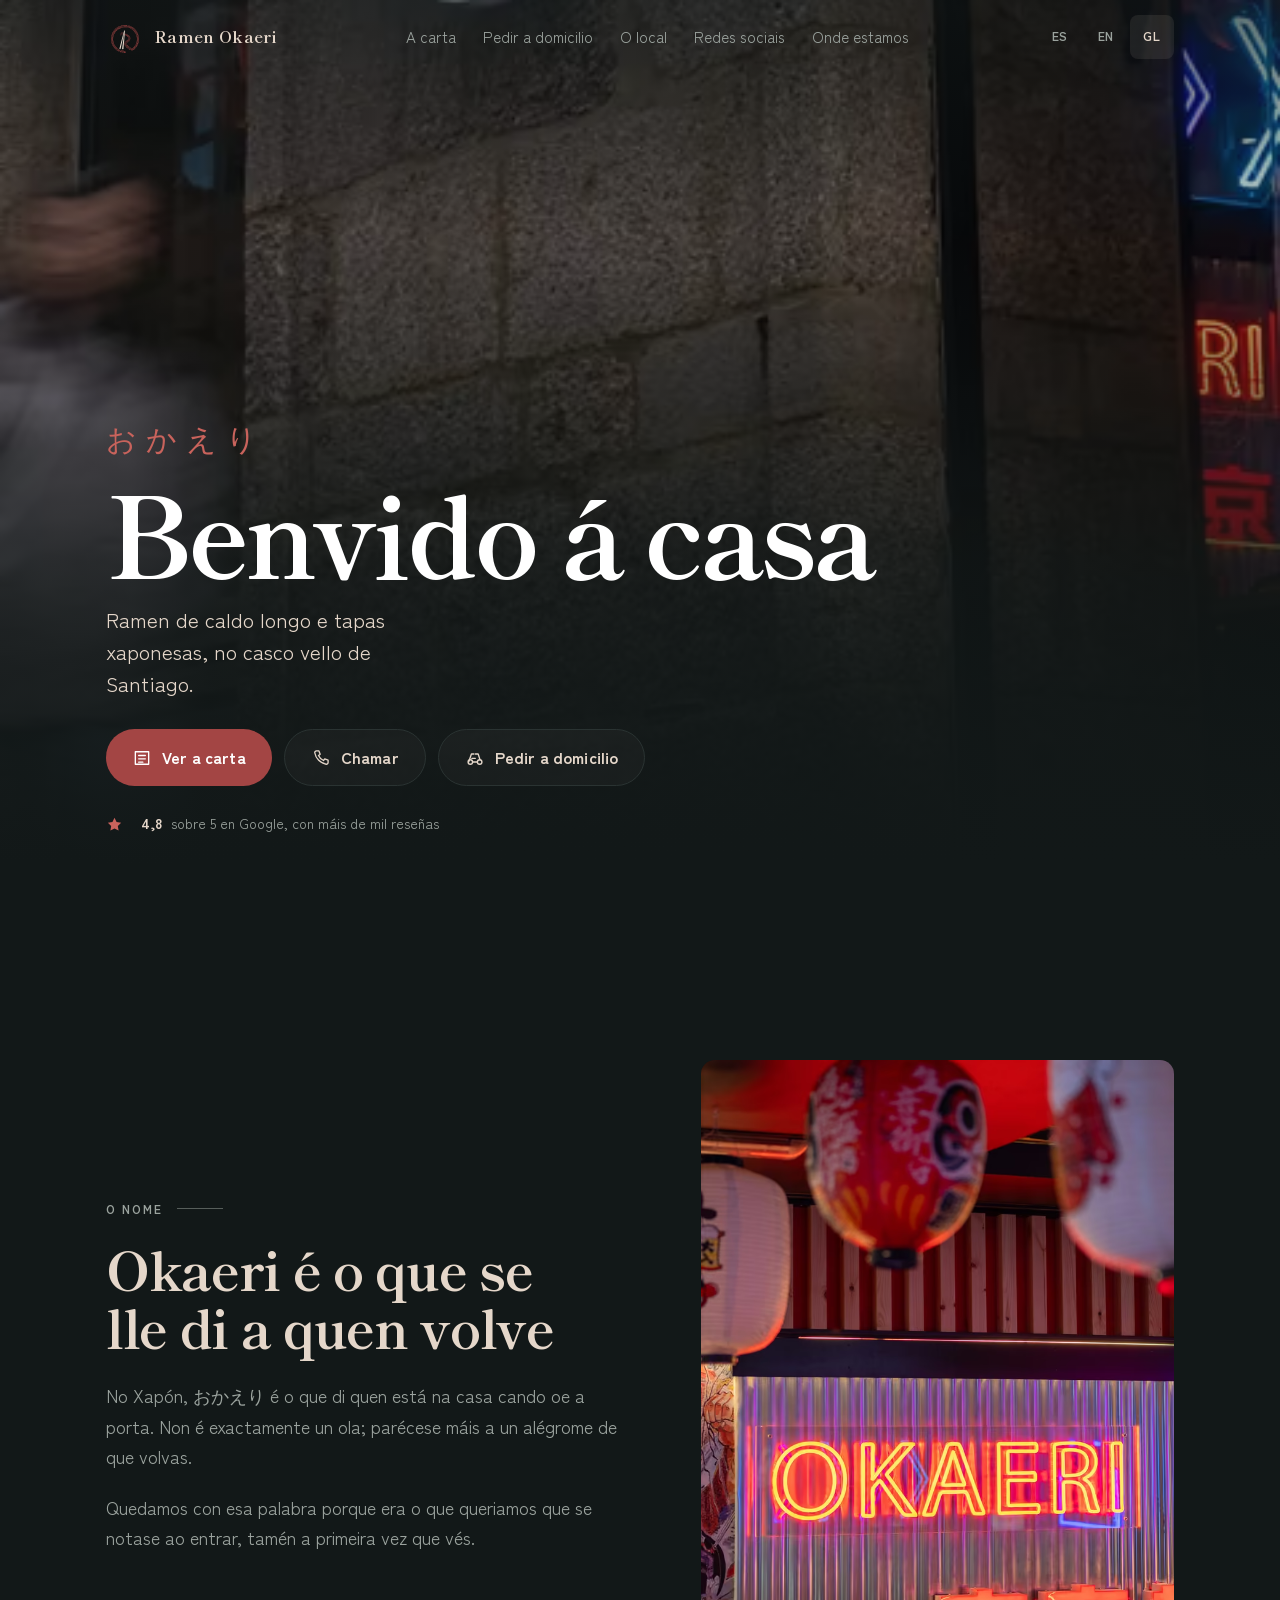
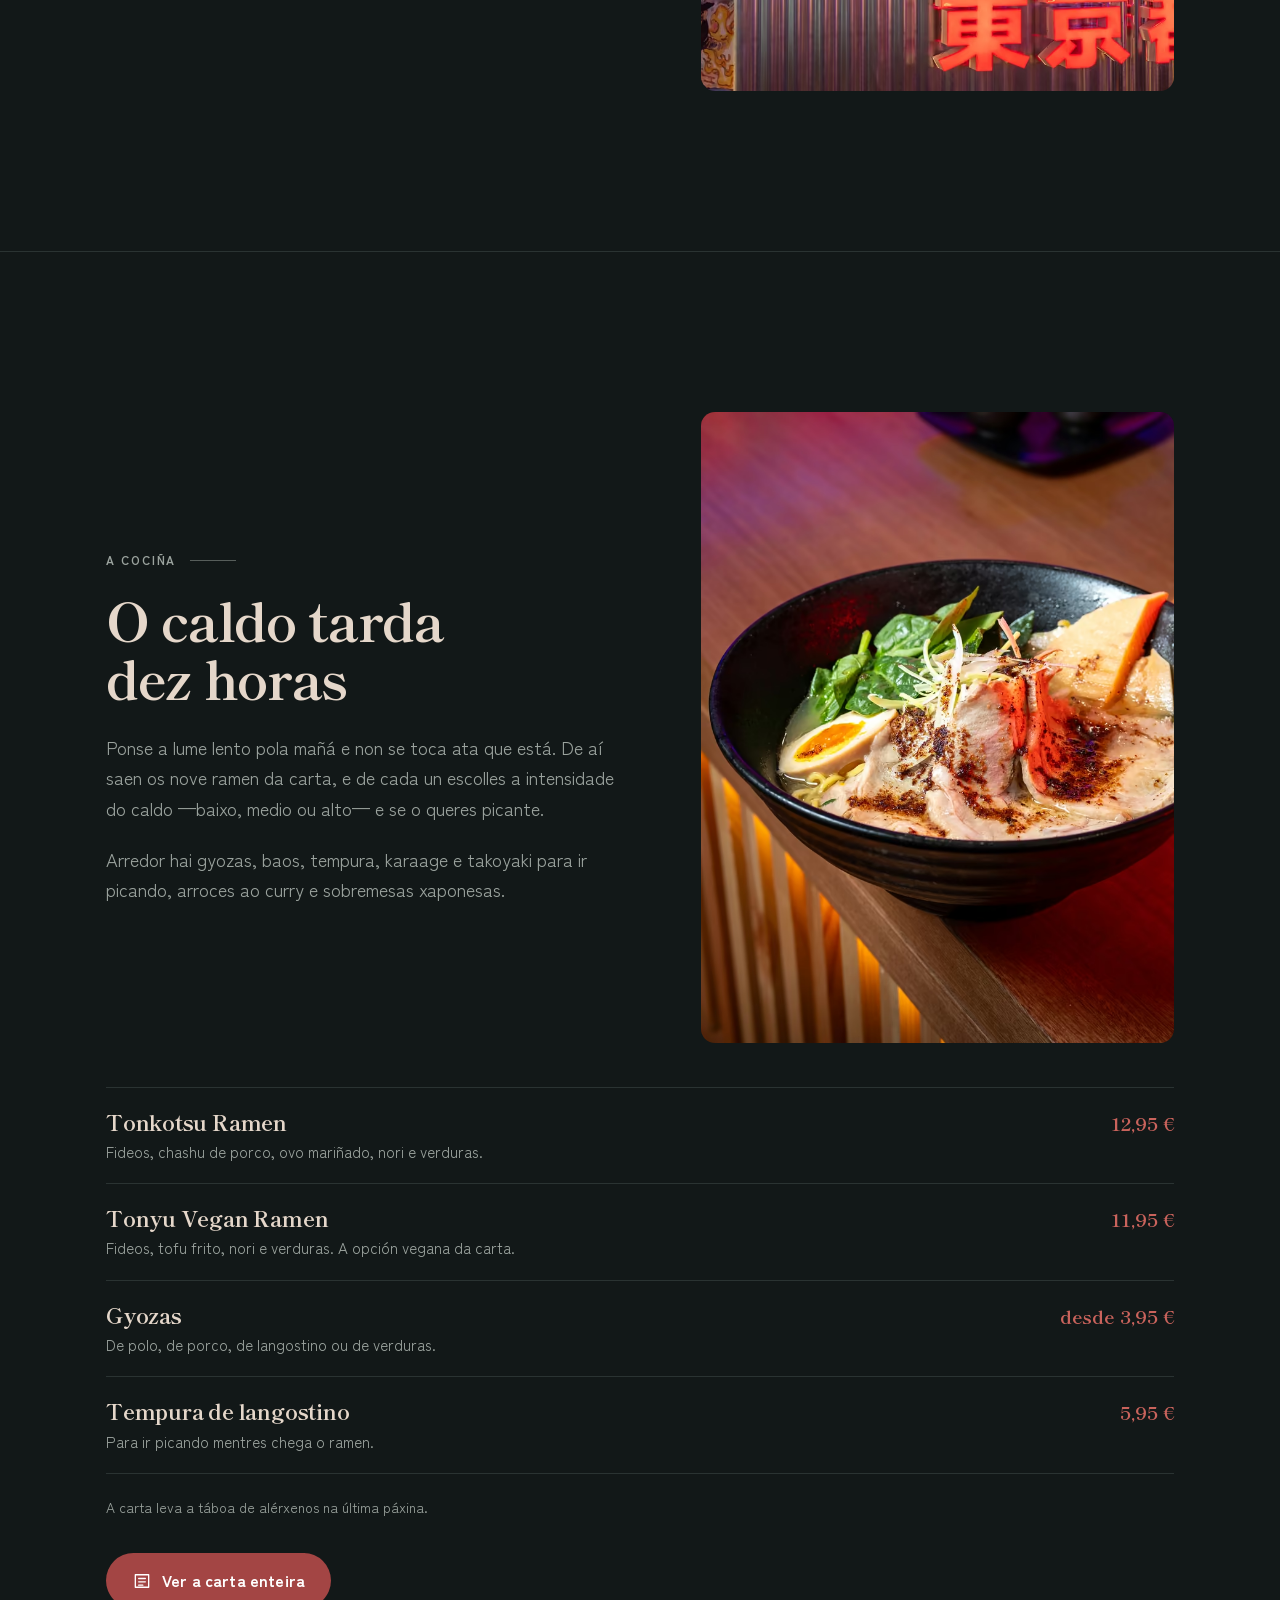
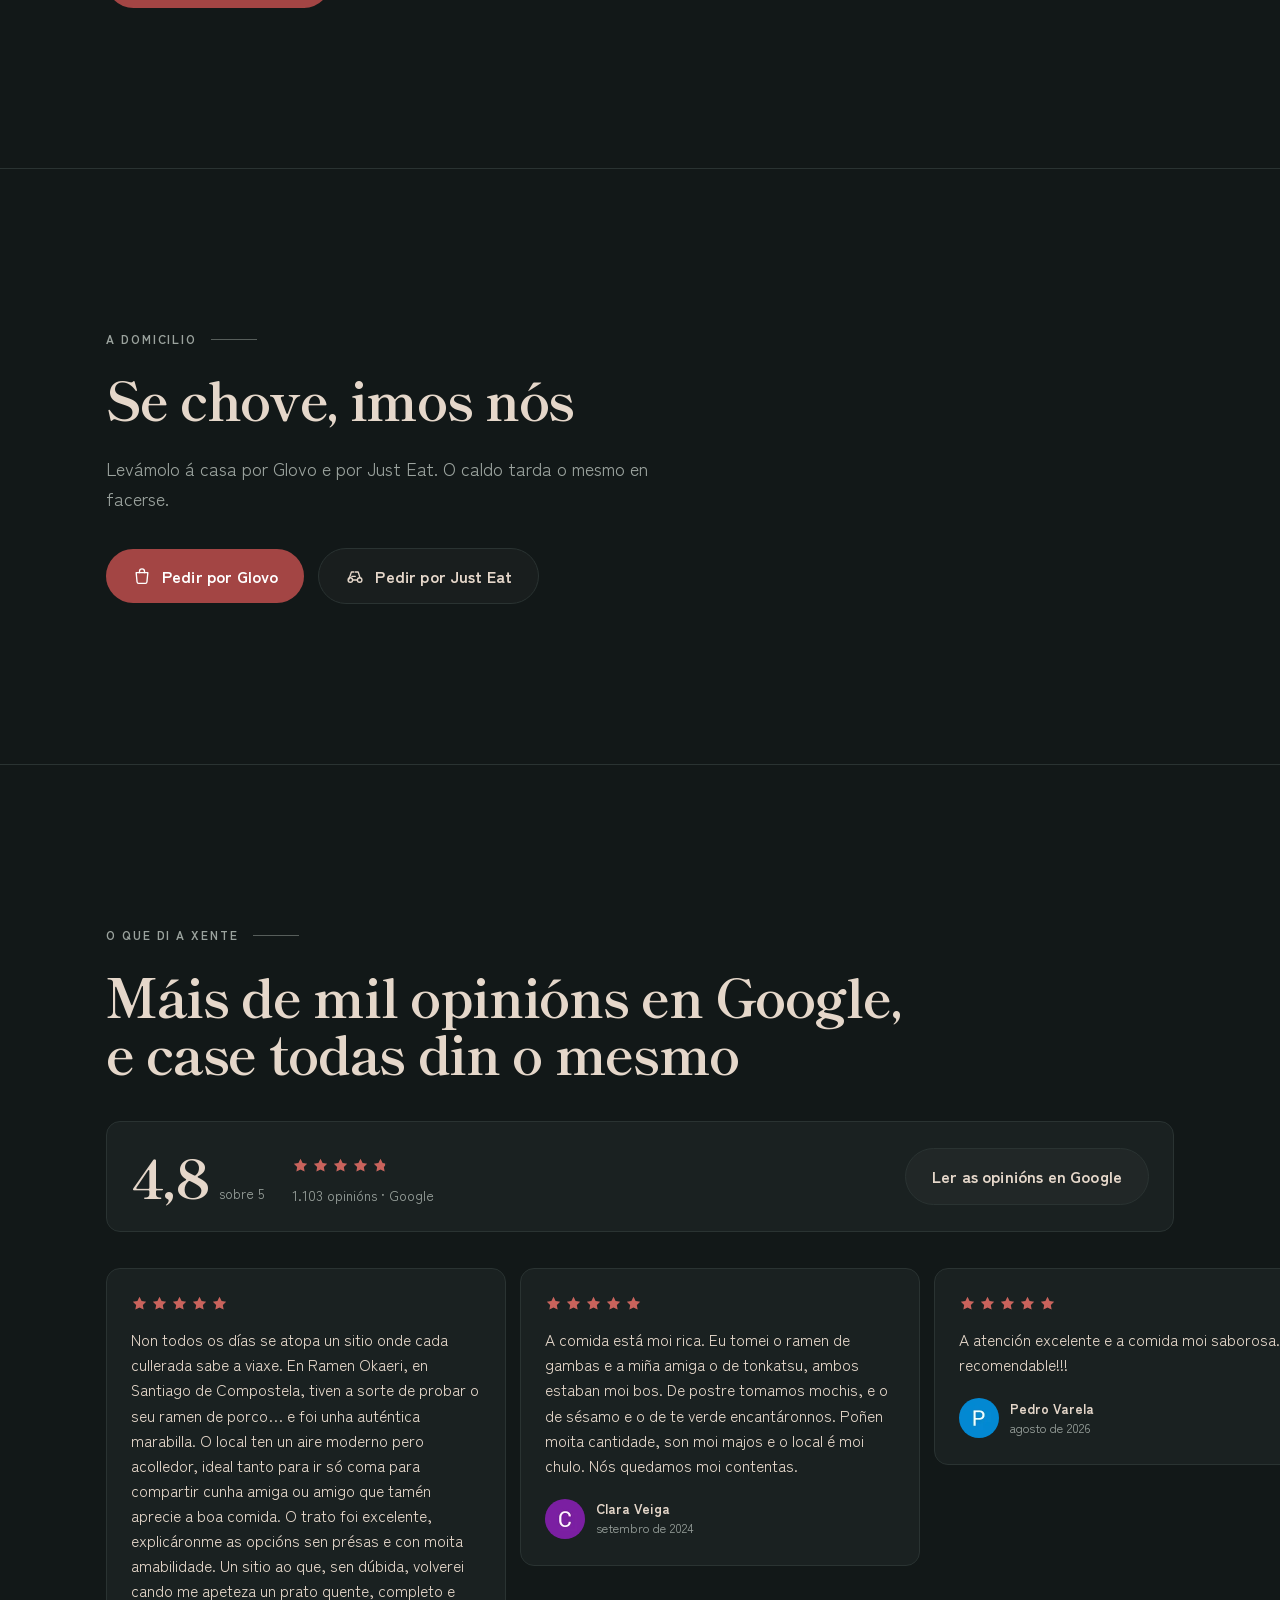
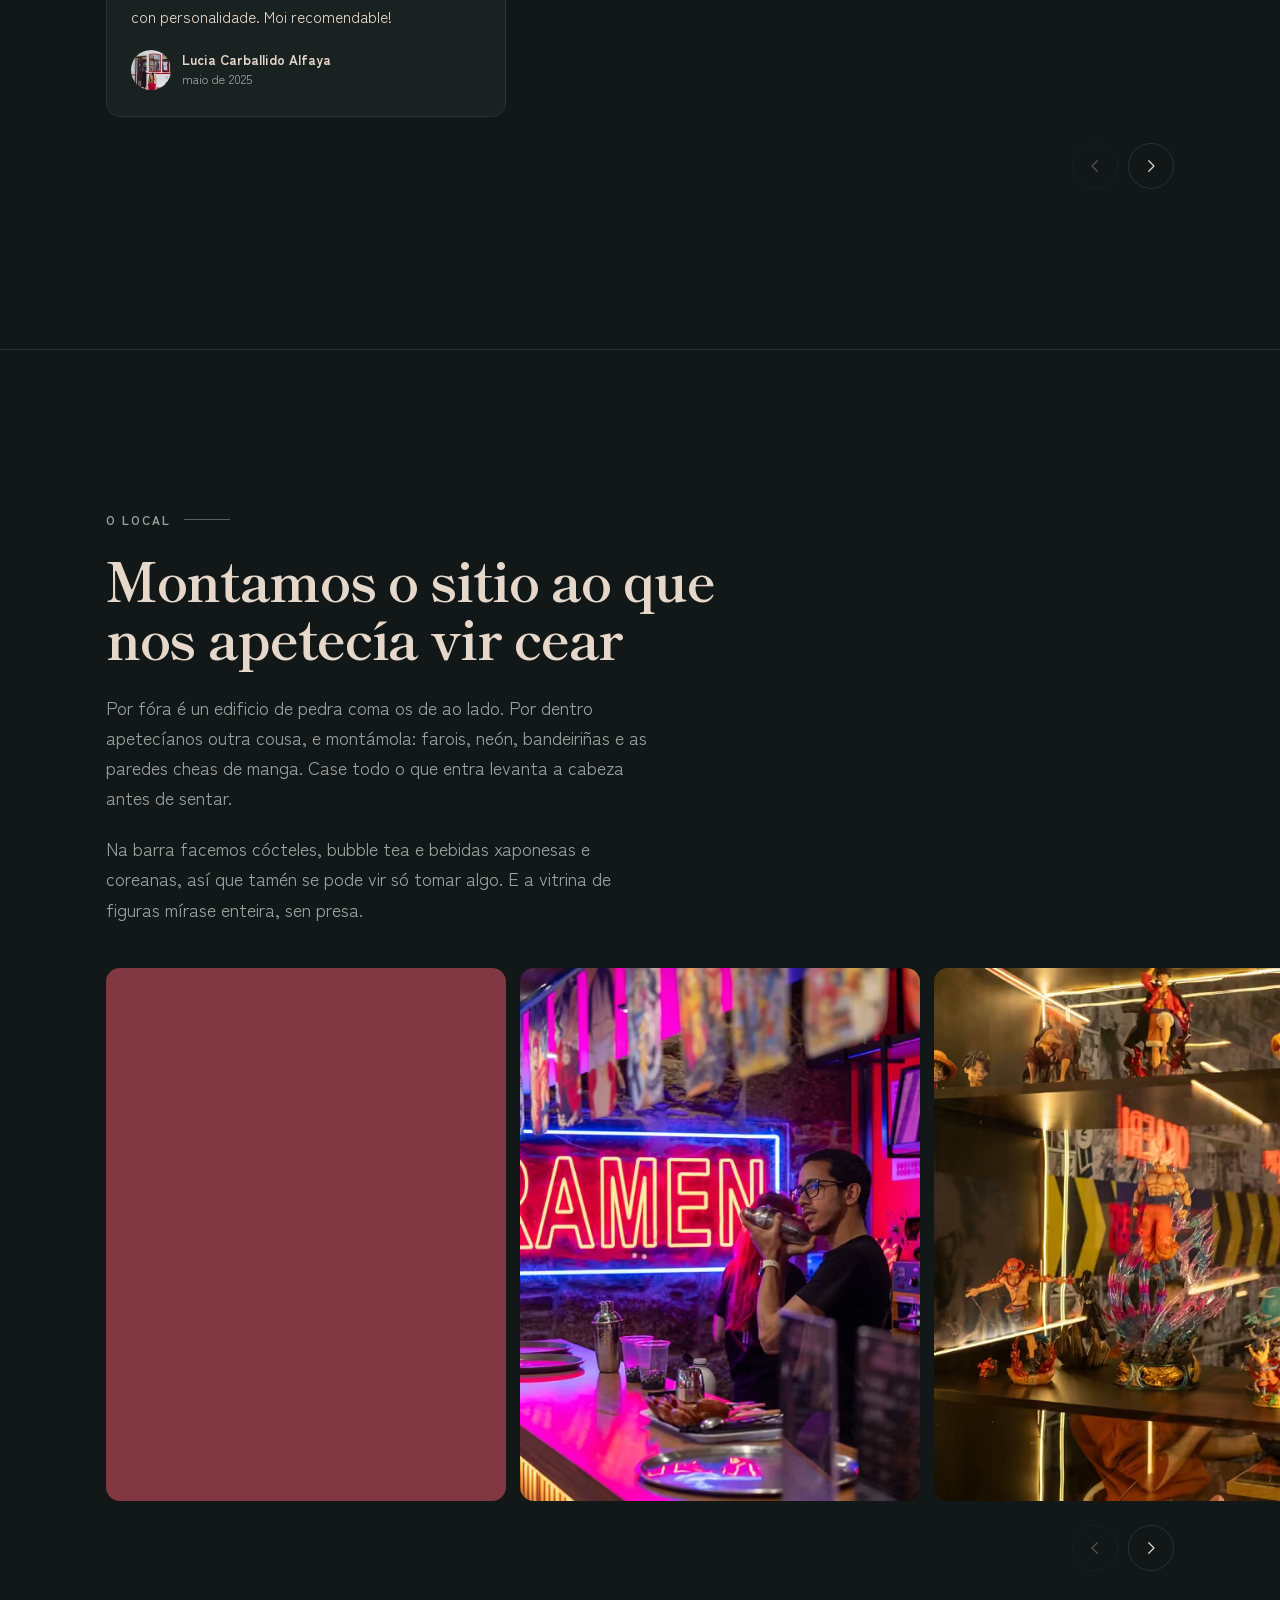
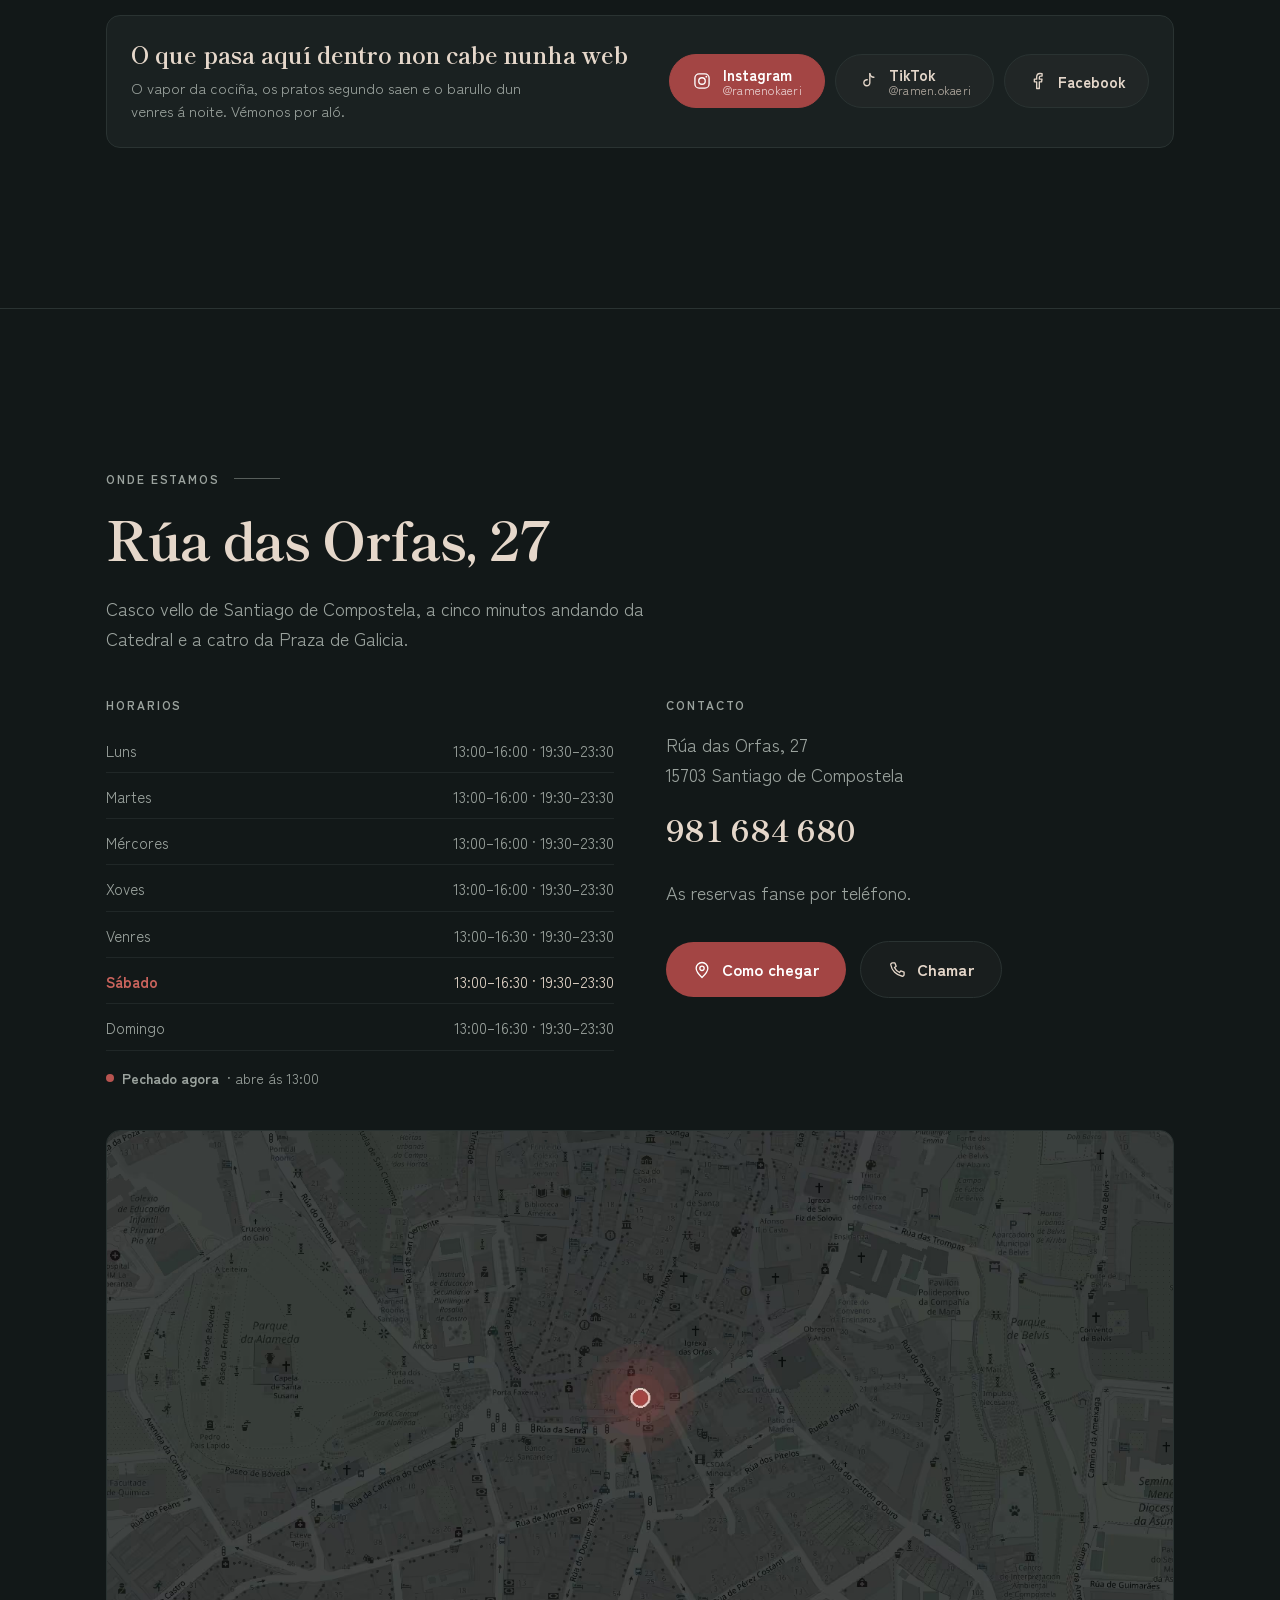
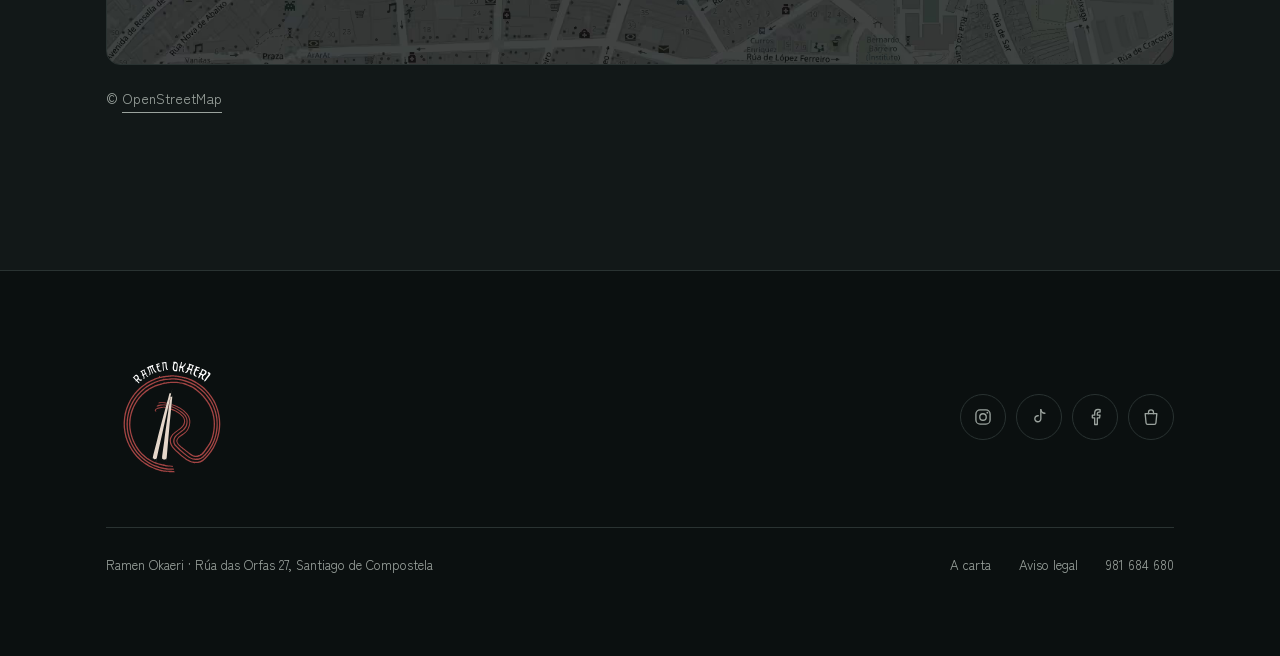
<file: gl/index.html>
<!doctype html>
<html lang="gl">
<head>
<meta charset="utf-8">
<meta name="viewport" content="width=device-width, initial-scale=1, viewport-fit=cover">
<title>Ramen Okaeri · Ramen e tapas xaponesas en Santiago de Compostela</title>
<meta name="description" content="Ramen de caldo cocido a lume lento dez horas, gyozas, baos e cócteles, na Rúa das Orfas 27 de Santiago. Carta, horarios e teléfono.">

<link rel="canonical" href="https://ramenokaeri.com/gl/">
 <link rel="alternate" hreflang="es" href="https://ramenokaeri.com/">
 <link rel="alternate" hreflang="en" href="https://ramenokaeri.com/en/">
 <link rel="alternate" hreflang="gl" href="https://ramenokaeri.com/gl/">
<link rel="alternate" hreflang="x-default" href="https://ramenokaeri.com/">
<meta name="theme-color" content="#121818">
<meta name="color-scheme" content="dark">
<meta name="apple-mobile-web-app-title" content="Okaeri">
<meta name="apple-mobile-web-app-status-bar-style" content="black-translucent">
<link rel="icon" href="/favicon.ico" sizes="48x48">
<link rel="apple-touch-icon" href="/assets/brand/apple-touch-icon.png">
<link rel="manifest" href="/site.webmanifest">
<meta property="og:type" content="restaurant">
<meta property="og:site_name" content="Ramen Okaeri">
<meta property="og:locale" content="gl_ES">
<meta property="og:title" content="Ramen Okaeri · Ramen e tapas xaponesas en Santiago de Compostela">
<meta property="og:description" content="Ramen de caldo cocido a lume lento dez horas, gyozas, baos e cócteles, na Rúa das Orfas 27 de Santiago. Carta, horarios e teléfono.">
<meta property="og:url" content="https://ramenokaeri.com/gl/">
<meta property="og:image" content="https://ramenokaeri.com/assets/brand/og.jpg">
<meta property="og:image:width" content="1200">
<meta property="og:image:height" content="630">
<meta name="twitter:card" content="summary_large_image">
<link rel="preconnect" href="https://ramenokaeri.com">
<link rel="preload" href="/assets/fonts/shippori-700-latin.woff2" as="font" type="font/woff2" crossorigin>
<link rel="preload" href="/assets/fonts/zenkaku-400-latin.woff2" as="font" type="font/woff2" crossorigin>
<link rel="stylesheet" href="/css/style.css?v=ed16cea8">
<script type="application/ld+json">{"@context":"https://schema.org","@type":"Restaurant","@id":"https://ramenokaeri.com/#restaurante","name":"Ramen Okaeri","url":"https://ramenokaeri.com/gl/","image":["https://ramenokaeri.com/assets/brand/og.jpg","https://ramenokaeri.com/assets/img/ramen-h-1440.jpg"],"logo":"https://ramenokaeri.com/assets/brand/icon-512.png","telephone":"+34981684680","priceRange":"€€","currenciesAccepted":"EUR","servesCuisine":["Japanese","Ramen"],"hasMenu":"https://ramenokaeri.com/gl/menu/","acceptsReservations":"True","address":{"@type":"PostalAddress","streetAddress":"Rúa das Orfas, 27","postalCode":"15703","addressLocality":"Santiago de Compostela","addressRegion":"A Coruña","addressCountry":"ES"},"geo":{"@type":"GeoCoordinates","latitude":42.8771694,"longitude":-8.5441098},"openingHoursSpecification":[{"@type":"OpeningHoursSpecification","dayOfWeek":"Monday","opens":"13:00","closes":"16:00"},{"@type":"OpeningHoursSpecification","dayOfWeek":"Monday","opens":"19:30","closes":"23:30"},{"@type":"OpeningHoursSpecification","dayOfWeek":"Tuesday","opens":"13:00","closes":"16:00"},{"@type":"OpeningHoursSpecification","dayOfWeek":"Tuesday","opens":"19:30","closes":"23:30"},{"@type":"OpeningHoursSpecification","dayOfWeek":"Wednesday","opens":"13:00","closes":"16:00"},{"@type":"OpeningHoursSpecification","dayOfWeek":"Wednesday","opens":"19:30","closes":"23:30"},{"@type":"OpeningHoursSpecification","dayOfWeek":"Thursday","opens":"13:00","closes":"16:00"},{"@type":"OpeningHoursSpecification","dayOfWeek":"Thursday","opens":"19:30","closes":"23:30"},{"@type":"OpeningHoursSpecification","dayOfWeek":"Friday","opens":"13:00","closes":"16:30"},{"@type":"OpeningHoursSpecification","dayOfWeek":"Friday","opens":"19:30","closes":"23:30"},{"@type":"OpeningHoursSpecification","dayOfWeek":"Saturday","opens":"13:00","closes":"16:30"},{"@type":"OpeningHoursSpecification","dayOfWeek":"Saturday","opens":"19:30","closes":"23:30"},{"@type":"OpeningHoursSpecification","dayOfWeek":"Sunday","opens":"13:00","closes":"16:30"},{"@type":"OpeningHoursSpecification","dayOfWeek":"Sunday","opens":"19:30","closes":"23:30"}],"sameAs":["https://www.instagram.com/ramenokaeri/","https://www.tiktok.com/@ramen.okaeri","https://www.facebook.com/61561088498256/"],"aggregateRating":{"@type":"AggregateRating","ratingValue":4.8,"reviewCount":1103,"bestRating":5,"worstRating":1}}</script>
</head>
<body>
<a class="saltar" href="#principal">Ir ao contido</a>
<header class="cab">
 <div class="env">
  <a class="marca" href="/gl" aria-label="Ramen Okaeri">
   <img src="/assets/brand/simbolo.svg" width="38" height="38" alt="">
   <b>Ramen Okaeri</b>
  </a>
  <nav class="nav-esc" aria-label="Abrir o menú">
   <ul><li><a href="/gl/menu/">A carta</a></li><li><a href="/gl#domicilio">Pedir a domicilio</a></li><li><a href="/gl#sitio">O local</a></li><li><a href="/gl#redes">Redes sociais</a></li><li><a href="/gl#donde">Onde estamos</a></li></ul>
  </nav>
  <div class="idi" role="group" aria-label="Idioma"><a href="/"
 lang="es" hreflang="es">es</a><a href="/en"
 lang="en" hreflang="en">en</a><a href="/gl"
 lang="gl" hreflang="gl" aria-current="true">gl</a></div>
  <button class="hamb" type="button" aria-expanded="false" aria-controls="panel"
   aria-label="Abrir o menú"
   data-abrir="Abrir o menú" data-cerrar="Pechar o menú"><i></i></button>
 </div>
</header>
<div class="panel" id="panel" role="dialog" aria-modal="true"
 aria-label="Abrir o menú">
 <div class="panel-top">
  <a class="marca" href="/gl" aria-label="Ramen Okaeri">
   <img src="/assets/brand/simbolo.svg" width="38" height="38" alt="">
   <b>Ramen Okaeri</b>
  </a>
  <button class="hamb hamb-x" type="button" data-cerrar
   aria-label="Pechar o menú"><i></i></button>
 </div>
 <nav class="panel-nav" aria-label="Abrir o menú">
 <a href="/gl/menu/">A carta</a>
 <a href="/gl#domicilio">Pedir a domicilio</a>
 <a href="/gl#sitio">O local</a>
 <a href="/gl#redes">Redes sociais</a>
 <a href="/gl#donde">Onde estamos</a>
 <div class="idi" role="group" aria-label="Idioma"><a href="/"
 lang="es" hreflang="es">es</a><a href="/en"
 lang="en" hreflang="en">en</a><a href="/gl"
 lang="gl" hreflang="gl" aria-current="true">gl</a></div>
 </nav>
</div>
<main id="principal">

 <section class="hero">
  <div class="hero-img"><picture>
<source media="(max-width:899px)" type="image/avif" srcset="/assets/img/fachada-p-480.avif 480w, /assets/img/fachada-p-720.avif 720w, /assets/img/fachada-p-900.avif 900w, /assets/img/fachada-p-1170.avif 1170w" sizes="100vw">
<source media="(max-width:899px)" type="image/webp" srcset="/assets/img/fachada-p-480.webp 480w, /assets/img/fachada-p-720.webp 720w, /assets/img/fachada-p-900.webp 900w, /assets/img/fachada-p-1170.webp 1170w" sizes="100vw">
<source media="(max-width:899px)" type="image/jpeg" srcset="/assets/img/fachada-p-480.jpg 480w, /assets/img/fachada-p-720.jpg 720w, /assets/img/fachada-p-900.jpg 900w, /assets/img/fachada-p-1170.jpg 1170w" sizes="100vw">
<source media="(min-width:900px)" type="image/avif" srcset="/assets/img/fachada-h-480.avif 480w, /assets/img/fachada-h-768.avif 768w, /assets/img/fachada-h-1080.avif 1080w, /assets/img/fachada-h-1440.avif 1440w, /assets/img/fachada-h-1920.avif 1920w" sizes="100vw">
<source media="(min-width:900px)" type="image/webp" srcset="/assets/img/fachada-h-480.webp 480w, /assets/img/fachada-h-768.webp 768w, /assets/img/fachada-h-1080.webp 1080w, /assets/img/fachada-h-1440.webp 1440w, /assets/img/fachada-h-1920.webp 1920w" sizes="100vw">
<img src="/assets/img/fachada-h-1440.jpg" srcset="/assets/img/fachada-h-480.jpg 480w, /assets/img/fachada-h-768.jpg 768w, /assets/img/fachada-h-1080.jpg 1080w, /assets/img/fachada-h-1440.jpg 1440w, /assets/img/fachada-h-1920.jpg 1920w" sizes="100vw"
 width="1440" height="810" alt="Fachada de Ramen Okaeri de noite, co rótulo circular iluminado sobre o muro de pedra da Rúa das Orfas"
 loading="eager" decoding="async" fetchpriority="high" style="background:#423D40">
</picture></div>
  <div class="hero-vel"></div>
  <div class="env">
   <span class="hero-kana" lang="ja">おかえり</span>
   <h1 class="display">Benvido á casa</h1>
   <p class="entradilla">Ramen de caldo longo e tapas xaponesas, no casco vello de Santiago.</p>
   <div class="hero-btns">
    <a class="btn btn-p" href="/gl/menu/"><svg width="20" height="20" viewBox="0 0 24 24" fill="none" stroke="currentColor" stroke-width="1.6" stroke-linecap="round" stroke-linejoin="round" aria-hidden="true"><path d="M4 4.5h16v15H4z"/><path d="M8 9h8M8 13h8M8 17h5"/></svg>Ver a carta</a>
    <a class="btn btn-s" href="tel:+34981684680"><svg width="20" height="20" viewBox="0 0 24 24" fill="none" stroke="currentColor" stroke-width="1.6" stroke-linecap="round" stroke-linejoin="round" aria-hidden="true"><path d="M6.5 3.5h3l1.5 4-2 1.5a12 12 0 0 0 6 6l1.5-2 4 1.5v3a2 2 0 0 1-2.2 2A17 17 0 0 1 4.5 5.7 2 2 0 0 1 6.5 3.5z"/></svg>Chamar</a>
    <a class="btn btn-s" href="#domicilio"><svg width="20" height="20" viewBox="0 0 24 24" fill="none" stroke="currentColor" stroke-width="1.6" stroke-linecap="round" stroke-linejoin="round" aria-hidden="true"><circle cx="6.4" cy="16.8" r="2.7"/><circle cx="17.6" cy="16.8" r="2.7"/><path d="M9.1 16.8h5.8M4.4 16.8 7.7 7.2h2.9M12.4 7.2h3.4l2.2 6.9M12.4 12.4H8.2"/></svg>Pedir a domicilio</a>
   </div>
   <p class="estrellas"><svg width="17" height="17" viewBox="0 0 24 24" fill="currentColor" aria-hidden="true"><path d="M12 2.6l2.9 5.9 6.5.95-4.7 4.6 1.1 6.5-5.8-3.05-5.8 3.05 1.1-6.5-4.7-4.6 6.5-.95z"/></svg><span></span><b>4,8</b><span> sobre 5 en Google, con máis de mil reseñas</span></p>
  </div>
 </section>

 <section class="sec" id="nombre">
  <div class="env dos">
   <div class="cuerpo rv">
    <p class="antetitulo">O nome</p>
    <h2>Okaeri é o que se lle di a quen volve</h2>
    <div class="tras-h2"><p>No Xapón, おかえり é o que di quen está na casa cando oe a porta. Non é exactamente un ola; parécese máis a un alégrome de que volvas.</p><p>Quedamos con esa palabra porque era o que queriamos que se notase ao entrar, tamén a primeira vez que vés.</p></div>
   </div>
   <div class="retrato rv" data-rv="90">
    <picture>
<source type="image/avif" srcset="/assets/img/neon-okaeri-v-480.avif 480w, /assets/img/neon-okaeri-v-768.avif 768w, /assets/img/neon-okaeri-v-1080.avif 1080w" sizes="(min-width:900px) 520px, 92vw">
<source type="image/webp" srcset="/assets/img/neon-okaeri-v-480.webp 480w, /assets/img/neon-okaeri-v-768.webp 768w, /assets/img/neon-okaeri-v-1080.webp 1080w" sizes="(min-width:900px) 520px, 92vw">
<img src="/assets/img/neon-okaeri-v-1080.jpg" srcset="/assets/img/neon-okaeri-v-480.jpg 480w, /assets/img/neon-okaeri-v-768.jpg 768w, /assets/img/neon-okaeri-v-1080.jpg 1080w" sizes="(min-width:900px) 520px, 92vw"
 width="1080" height="1440" alt="Rótulo de neón coa palabra OKAERI e farois xaponeses colgando do teito" class=""
 loading="lazy" decoding="async" style="background:#813842">
</picture>
   </div>
  </div>
 </section>

 <section class="sec sec-linea" id="carta">
  <div class="env dos invertido">
   <div class="retrato rv">
    <picture>
<source type="image/avif" srcset="/assets/img/ramen-v-480.avif 480w, /assets/img/ramen-v-768.avif 768w, /assets/img/ramen-v-1080.avif 1080w" sizes="(min-width:900px) 520px, 92vw">
<source type="image/webp" srcset="/assets/img/ramen-v-480.webp 480w, /assets/img/ramen-v-768.webp 768w, /assets/img/ramen-v-1080.webp 1080w" sizes="(min-width:900px) 520px, 92vw">
<img src="/assets/img/ramen-v-1080.jpg" srcset="/assets/img/ramen-v-480.jpg 480w, /assets/img/ramen-v-768.jpg 768w, /assets/img/ramen-v-1080.jpg 1080w" sizes="(min-width:900px) 520px, 92vw"
 width="1080" height="1440" alt="Bol de ramen con chashu, ovo mariñado, bambú e espinacas sobre a barra de madeira" class=""
 loading="lazy" decoding="async" style="background:#774833">
</picture>
   </div>
   <div class="cuerpo rv" data-rv="90">
    <p class="antetitulo">A cociña</p>
    <h2>O caldo tarda dez horas</h2>
    <div class="tras-h2"><p>Ponse a lume lento pola mañá e non se toca ata que está. De aí saen os nove ramen da carta, e de cada un escolles a intensidade do caldo —baixo, medio ou alto— e se o queres picante.</p><p>Arredor hai gyozas, baos, tempura, karaage e takoyaki para ir picando, arroces ao curry e sobremesas xaponesas.</p></div>
   </div>
  </div>
  <div class="env">
   <ul class="platos rv">
   <li class="plato">
    <div class="plato-txt"><h3>Tonkotsu Ramen</h3><p>Fideos, chashu de porco, ovo mariñado, nori e verduras.</p></div>
    <span class="precio">12,95 €</span>
   </li>
   <li class="plato">
    <div class="plato-txt"><h3>Tonyu Vegan Ramen</h3><p>Fideos, tofu frito, nori e verduras. A opción vegana da carta.</p></div>
    <span class="precio">11,95 €</span>
   </li>
   <li class="plato">
    <div class="plato-txt"><h3>Gyozas</h3><p>De polo, de porco, de langostino ou de verduras.</p></div>
    <span class="precio">desde 3,95 €</span>
   </li>
   <li class="plato">
    <div class="plato-txt"><h3>Tempura de langostino</h3><p>Para ir picando mentres chega o ramen.</p></div>
    <span class="precio">5,95 €</span>
   </li>
   </ul>
   <p class="nota">A carta leva a táboa de alérxenos na última páxina.</p>
   <div class="acciones">
    <a class="btn btn-p" href="/gl/menu/"><svg width="20" height="20" viewBox="0 0 24 24" fill="none" stroke="currentColor" stroke-width="1.6" stroke-linecap="round" stroke-linejoin="round" aria-hidden="true"><path d="M4 4.5h16v15H4z"/><path d="M8 9h8M8 13h8M8 17h5"/></svg>Ver a carta enteira</a>
   </div>
  </div>
 </section>

 <section class="sec sec-linea" id="domicilio">
  <div class="env">
   <div class="cuerpo rv">
    <p class="antetitulo">A domicilio</p>
    <h2>Se chove, imos nós</h2>
    <p class="tras-h2">Levámolo á casa por Glovo e por Just Eat. O caldo tarda o mesmo en facerse.</p>
   </div>
   <div class="acciones rv" data-rv="70">
    <a class="btn btn-p" href="https://glovoapp.com/es/es/santiago-de-compostela/stores/ramen-okaeri-santiago-de-compostela" target="_blank" rel="noopener"><svg width="20" height="20" viewBox="0 0 24 24" fill="none" stroke="currentColor" stroke-width="1.6" stroke-linecap="round" stroke-linejoin="round" aria-hidden="true"><path d="M5 8h14l-1.1 11.2a1.8 1.8 0 0 1-1.8 1.6H7.9a1.8 1.8 0 0 1-1.8-1.6z"/><path d="M9 8V6.4a3 3 0 0 1 6 0V8"/></svg>Pedir por Glovo</a>
    <a class="btn btn-s" href="https://www.just-eat.es/restaurants-ramen-okaeri-santiago-de-compostela" target="_blank" rel="noopener"><svg width="20" height="20" viewBox="0 0 24 24" fill="none" stroke="currentColor" stroke-width="1.6" stroke-linecap="round" stroke-linejoin="round" aria-hidden="true"><circle cx="6.4" cy="16.8" r="2.7"/><circle cx="17.6" cy="16.8" r="2.7"/><path d="M9.1 16.8h5.8M4.4 16.8 7.7 7.2h2.9M12.4 7.2h3.4l2.2 6.9M12.4 12.4H8.2"/></svg>Pedir por Just Eat</a>
   </div>
  </div>
 </section>

 <section class="sec sec-linea" id="resenas">
  <div class="env">
   <div class="cuerpo rv">
    <p class="antetitulo">O que di a xente</p>
    <h2>Máis de mil opinións en Google, e case todas din o mesmo</h2>
   </div>
   <div class="nota-g rv tras-h2" data-rv="70">
    <p class="nota-cifra"><b>4,8</b><span>sobre 5</span></p>
    <div class="nota-col">
     <span class="estr" role="img" aria-label="4,8 sobre 5">
     <span class="estr-fondo" aria-hidden="true"><svg width="17" height="17" viewBox="0 0 24 24" fill="currentColor" aria-hidden="true"><path d="M12 2.6l2.9 5.9 6.5.95-4.7 4.6 1.1 6.5-5.8-3.05-5.8 3.05 1.1-6.5-4.7-4.6 6.5-.95z"/></svg><svg width="17" height="17" viewBox="0 0 24 24" fill="currentColor" aria-hidden="true"><path d="M12 2.6l2.9 5.9 6.5.95-4.7 4.6 1.1 6.5-5.8-3.05-5.8 3.05 1.1-6.5-4.7-4.6 6.5-.95z"/></svg><svg width="17" height="17" viewBox="0 0 24 24" fill="currentColor" aria-hidden="true"><path d="M12 2.6l2.9 5.9 6.5.95-4.7 4.6 1.1 6.5-5.8-3.05-5.8 3.05 1.1-6.5-4.7-4.6 6.5-.95z"/></svg><svg width="17" height="17" viewBox="0 0 24 24" fill="currentColor" aria-hidden="true"><path d="M12 2.6l2.9 5.9 6.5.95-4.7 4.6 1.1 6.5-5.8-3.05-5.8 3.05 1.1-6.5-4.7-4.6 6.5-.95z"/></svg><svg width="17" height="17" viewBox="0 0 24 24" fill="currentColor" aria-hidden="true"><path d="M12 2.6l2.9 5.9 6.5.95-4.7 4.6 1.1 6.5-5.8-3.05-5.8 3.05 1.1-6.5-4.7-4.6 6.5-.95z"/></svg></span>
     <span class="estr-lleno" aria-hidden="true" style="width:96%"><svg width="17" height="17" viewBox="0 0 24 24" fill="currentColor" aria-hidden="true"><path d="M12 2.6l2.9 5.9 6.5.95-4.7 4.6 1.1 6.5-5.8-3.05-5.8 3.05 1.1-6.5-4.7-4.6 6.5-.95z"/></svg><svg width="17" height="17" viewBox="0 0 24 24" fill="currentColor" aria-hidden="true"><path d="M12 2.6l2.9 5.9 6.5.95-4.7 4.6 1.1 6.5-5.8-3.05-5.8 3.05 1.1-6.5-4.7-4.6 6.5-.95z"/></svg><svg width="17" height="17" viewBox="0 0 24 24" fill="currentColor" aria-hidden="true"><path d="M12 2.6l2.9 5.9 6.5.95-4.7 4.6 1.1 6.5-5.8-3.05-5.8 3.05 1.1-6.5-4.7-4.6 6.5-.95z"/></svg><svg width="17" height="17" viewBox="0 0 24 24" fill="currentColor" aria-hidden="true"><path d="M12 2.6l2.9 5.9 6.5.95-4.7 4.6 1.1 6.5-5.8-3.05-5.8 3.05 1.1-6.5-4.7-4.6 6.5-.95z"/></svg><svg width="17" height="17" viewBox="0 0 24 24" fill="currentColor" aria-hidden="true"><path d="M12 2.6l2.9 5.9 6.5.95-4.7 4.6 1.1 6.5-5.8-3.05-5.8 3.05 1.1-6.5-4.7-4.6 6.5-.95z"/></svg></span>
    </span>
     <p>1.103 opinións · Google</p>
    </div>
    <a class="btn btn-s" href="https://maps.google.com/?cid=18320615065955389420" target="_blank" rel="noopener">Ler as opinións en Google</a>
   </div>
  </div>
  <div class="citas rv" data-rv="90" data-carrusel>
    <h3 class="oculto">Opinións de clientes</h3>
    <div class="tira tira-citas" tabindex="0" role="group" aria-label="Opinións de clientes">
    <figure lang="gl">
      <span class="estr" role="img" aria-label="5 sobre 5">
     <span class="estr-fondo" aria-hidden="true"><svg width="17" height="17" viewBox="0 0 24 24" fill="currentColor" aria-hidden="true"><path d="M12 2.6l2.9 5.9 6.5.95-4.7 4.6 1.1 6.5-5.8-3.05-5.8 3.05 1.1-6.5-4.7-4.6 6.5-.95z"/></svg><svg width="17" height="17" viewBox="0 0 24 24" fill="currentColor" aria-hidden="true"><path d="M12 2.6l2.9 5.9 6.5.95-4.7 4.6 1.1 6.5-5.8-3.05-5.8 3.05 1.1-6.5-4.7-4.6 6.5-.95z"/></svg><svg width="17" height="17" viewBox="0 0 24 24" fill="currentColor" aria-hidden="true"><path d="M12 2.6l2.9 5.9 6.5.95-4.7 4.6 1.1 6.5-5.8-3.05-5.8 3.05 1.1-6.5-4.7-4.6 6.5-.95z"/></svg><svg width="17" height="17" viewBox="0 0 24 24" fill="currentColor" aria-hidden="true"><path d="M12 2.6l2.9 5.9 6.5.95-4.7 4.6 1.1 6.5-5.8-3.05-5.8 3.05 1.1-6.5-4.7-4.6 6.5-.95z"/></svg><svg width="17" height="17" viewBox="0 0 24 24" fill="currentColor" aria-hidden="true"><path d="M12 2.6l2.9 5.9 6.5.95-4.7 4.6 1.1 6.5-5.8-3.05-5.8 3.05 1.1-6.5-4.7-4.6 6.5-.95z"/></svg></span>
     <span class="estr-lleno" aria-hidden="true" style="width:100%"><svg width="17" height="17" viewBox="0 0 24 24" fill="currentColor" aria-hidden="true"><path d="M12 2.6l2.9 5.9 6.5.95-4.7 4.6 1.1 6.5-5.8-3.05-5.8 3.05 1.1-6.5-4.7-4.6 6.5-.95z"/></svg><svg width="17" height="17" viewBox="0 0 24 24" fill="currentColor" aria-hidden="true"><path d="M12 2.6l2.9 5.9 6.5.95-4.7 4.6 1.1 6.5-5.8-3.05-5.8 3.05 1.1-6.5-4.7-4.6 6.5-.95z"/></svg><svg width="17" height="17" viewBox="0 0 24 24" fill="currentColor" aria-hidden="true"><path d="M12 2.6l2.9 5.9 6.5.95-4.7 4.6 1.1 6.5-5.8-3.05-5.8 3.05 1.1-6.5-4.7-4.6 6.5-.95z"/></svg><svg width="17" height="17" viewBox="0 0 24 24" fill="currentColor" aria-hidden="true"><path d="M12 2.6l2.9 5.9 6.5.95-4.7 4.6 1.1 6.5-5.8-3.05-5.8 3.05 1.1-6.5-4.7-4.6 6.5-.95z"/></svg><svg width="17" height="17" viewBox="0 0 24 24" fill="currentColor" aria-hidden="true"><path d="M12 2.6l2.9 5.9 6.5.95-4.7 4.6 1.1 6.5-5.8-3.05-5.8 3.05 1.1-6.5-4.7-4.6 6.5-.95z"/></svg></span>
    </span>
      <blockquote><p>Non todos os días se atopa un sitio onde cada cullerada sabe a viaxe. En Ramen Okaeri, en Santiago de Compostela, tiven a sorte de probar o seu ramen de porco… e foi unha auténtica marabilla.

O local ten un aire moderno pero acolledor, ideal tanto para ir só coma para compartir cunha amiga ou amigo que tamén aprecie a boa comida. O trato foi excelente, explicáronme as opcións sen présas e con moita amabilidade.

Un sitio ao que, sen dúbida, volverei cando me apeteza un prato quente, completo e con personalidade. Moi recomendable!</p></blockquote>
      <figcaption>
       <picture>
        <source type="image/webp" srcset="/assets/img/resenas/lucia-carballido-alfay-903936.webp">
        <img class="cita-av" src="/assets/img/resenas/lucia-carballido-alfay-903936.jpg" width="40" height="40"
         alt="" loading="lazy" decoding="async">
       </picture>
       <span class="cita-quien"><b>Lucia Carballido Alfaya</b><span>maio de 2025</span></span>
      </figcaption>
     </figure>
    <figure lang="gl">
      <span class="estr" role="img" aria-label="5 sobre 5">
     <span class="estr-fondo" aria-hidden="true"><svg width="17" height="17" viewBox="0 0 24 24" fill="currentColor" aria-hidden="true"><path d="M12 2.6l2.9 5.9 6.5.95-4.7 4.6 1.1 6.5-5.8-3.05-5.8 3.05 1.1-6.5-4.7-4.6 6.5-.95z"/></svg><svg width="17" height="17" viewBox="0 0 24 24" fill="currentColor" aria-hidden="true"><path d="M12 2.6l2.9 5.9 6.5.95-4.7 4.6 1.1 6.5-5.8-3.05-5.8 3.05 1.1-6.5-4.7-4.6 6.5-.95z"/></svg><svg width="17" height="17" viewBox="0 0 24 24" fill="currentColor" aria-hidden="true"><path d="M12 2.6l2.9 5.9 6.5.95-4.7 4.6 1.1 6.5-5.8-3.05-5.8 3.05 1.1-6.5-4.7-4.6 6.5-.95z"/></svg><svg width="17" height="17" viewBox="0 0 24 24" fill="currentColor" aria-hidden="true"><path d="M12 2.6l2.9 5.9 6.5.95-4.7 4.6 1.1 6.5-5.8-3.05-5.8 3.05 1.1-6.5-4.7-4.6 6.5-.95z"/></svg><svg width="17" height="17" viewBox="0 0 24 24" fill="currentColor" aria-hidden="true"><path d="M12 2.6l2.9 5.9 6.5.95-4.7 4.6 1.1 6.5-5.8-3.05-5.8 3.05 1.1-6.5-4.7-4.6 6.5-.95z"/></svg></span>
     <span class="estr-lleno" aria-hidden="true" style="width:100%"><svg width="17" height="17" viewBox="0 0 24 24" fill="currentColor" aria-hidden="true"><path d="M12 2.6l2.9 5.9 6.5.95-4.7 4.6 1.1 6.5-5.8-3.05-5.8 3.05 1.1-6.5-4.7-4.6 6.5-.95z"/></svg><svg width="17" height="17" viewBox="0 0 24 24" fill="currentColor" aria-hidden="true"><path d="M12 2.6l2.9 5.9 6.5.95-4.7 4.6 1.1 6.5-5.8-3.05-5.8 3.05 1.1-6.5-4.7-4.6 6.5-.95z"/></svg><svg width="17" height="17" viewBox="0 0 24 24" fill="currentColor" aria-hidden="true"><path d="M12 2.6l2.9 5.9 6.5.95-4.7 4.6 1.1 6.5-5.8-3.05-5.8 3.05 1.1-6.5-4.7-4.6 6.5-.95z"/></svg><svg width="17" height="17" viewBox="0 0 24 24" fill="currentColor" aria-hidden="true"><path d="M12 2.6l2.9 5.9 6.5.95-4.7 4.6 1.1 6.5-5.8-3.05-5.8 3.05 1.1-6.5-4.7-4.6 6.5-.95z"/></svg><svg width="17" height="17" viewBox="0 0 24 24" fill="currentColor" aria-hidden="true"><path d="M12 2.6l2.9 5.9 6.5.95-4.7 4.6 1.1 6.5-5.8-3.05-5.8 3.05 1.1-6.5-4.7-4.6 6.5-.95z"/></svg></span>
    </span>
      <blockquote><p>A comida está moi rica. Eu tomei o ramen de gambas e a miña amiga o de tonkatsu, ambos estaban moi bos. De postre tomamos mochis, e o de sésamo e o de te verde encantáronnos. Poñen moita cantidade, son moi majos e o local é moi chulo. Nós quedamos moi contentas.</p></blockquote>
      <figcaption>
       <picture>
        <source type="image/webp" srcset="/assets/img/resenas/clara-veiga-6ccbf8.webp">
        <img class="cita-av" src="/assets/img/resenas/clara-veiga-6ccbf8.jpg" width="40" height="40"
         alt="" loading="lazy" decoding="async">
       </picture>
       <span class="cita-quien"><b>Clara Veiga</b><span>setembro de 2024</span></span>
      </figcaption>
     </figure>
    <figure lang="gl">
      <span class="estr" role="img" aria-label="5 sobre 5">
     <span class="estr-fondo" aria-hidden="true"><svg width="17" height="17" viewBox="0 0 24 24" fill="currentColor" aria-hidden="true"><path d="M12 2.6l2.9 5.9 6.5.95-4.7 4.6 1.1 6.5-5.8-3.05-5.8 3.05 1.1-6.5-4.7-4.6 6.5-.95z"/></svg><svg width="17" height="17" viewBox="0 0 24 24" fill="currentColor" aria-hidden="true"><path d="M12 2.6l2.9 5.9 6.5.95-4.7 4.6 1.1 6.5-5.8-3.05-5.8 3.05 1.1-6.5-4.7-4.6 6.5-.95z"/></svg><svg width="17" height="17" viewBox="0 0 24 24" fill="currentColor" aria-hidden="true"><path d="M12 2.6l2.9 5.9 6.5.95-4.7 4.6 1.1 6.5-5.8-3.05-5.8 3.05 1.1-6.5-4.7-4.6 6.5-.95z"/></svg><svg width="17" height="17" viewBox="0 0 24 24" fill="currentColor" aria-hidden="true"><path d="M12 2.6l2.9 5.9 6.5.95-4.7 4.6 1.1 6.5-5.8-3.05-5.8 3.05 1.1-6.5-4.7-4.6 6.5-.95z"/></svg><svg width="17" height="17" viewBox="0 0 24 24" fill="currentColor" aria-hidden="true"><path d="M12 2.6l2.9 5.9 6.5.95-4.7 4.6 1.1 6.5-5.8-3.05-5.8 3.05 1.1-6.5-4.7-4.6 6.5-.95z"/></svg></span>
     <span class="estr-lleno" aria-hidden="true" style="width:100%"><svg width="17" height="17" viewBox="0 0 24 24" fill="currentColor" aria-hidden="true"><path d="M12 2.6l2.9 5.9 6.5.95-4.7 4.6 1.1 6.5-5.8-3.05-5.8 3.05 1.1-6.5-4.7-4.6 6.5-.95z"/></svg><svg width="17" height="17" viewBox="0 0 24 24" fill="currentColor" aria-hidden="true"><path d="M12 2.6l2.9 5.9 6.5.95-4.7 4.6 1.1 6.5-5.8-3.05-5.8 3.05 1.1-6.5-4.7-4.6 6.5-.95z"/></svg><svg width="17" height="17" viewBox="0 0 24 24" fill="currentColor" aria-hidden="true"><path d="M12 2.6l2.9 5.9 6.5.95-4.7 4.6 1.1 6.5-5.8-3.05-5.8 3.05 1.1-6.5-4.7-4.6 6.5-.95z"/></svg><svg width="17" height="17" viewBox="0 0 24 24" fill="currentColor" aria-hidden="true"><path d="M12 2.6l2.9 5.9 6.5.95-4.7 4.6 1.1 6.5-5.8-3.05-5.8 3.05 1.1-6.5-4.7-4.6 6.5-.95z"/></svg><svg width="17" height="17" viewBox="0 0 24 24" fill="currentColor" aria-hidden="true"><path d="M12 2.6l2.9 5.9 6.5.95-4.7 4.6 1.1 6.5-5.8-3.05-5.8 3.05 1.1-6.5-4.7-4.6 6.5-.95z"/></svg></span>
    </span>
      <blockquote><p>A atención excelente e a comida moi saborosa. Moi recomendable!!!</p></blockquote>
      <figcaption>
       <picture>
        <source type="image/webp" srcset="/assets/img/resenas/pedro-varela-af6f32.webp">
        <img class="cita-av" src="/assets/img/resenas/pedro-varela-af6f32.jpg" width="40" height="40"
         alt="" loading="lazy" decoding="async">
       </picture>
       <span class="cita-quien"><b>Pedro Varela</b><span>agosto de 2026</span></span>
      </figcaption>
     </figure>
    <figure lang="gl">
      <span class="estr" role="img" aria-label="5 sobre 5">
     <span class="estr-fondo" aria-hidden="true"><svg width="17" height="17" viewBox="0 0 24 24" fill="currentColor" aria-hidden="true"><path d="M12 2.6l2.9 5.9 6.5.95-4.7 4.6 1.1 6.5-5.8-3.05-5.8 3.05 1.1-6.5-4.7-4.6 6.5-.95z"/></svg><svg width="17" height="17" viewBox="0 0 24 24" fill="currentColor" aria-hidden="true"><path d="M12 2.6l2.9 5.9 6.5.95-4.7 4.6 1.1 6.5-5.8-3.05-5.8 3.05 1.1-6.5-4.7-4.6 6.5-.95z"/></svg><svg width="17" height="17" viewBox="0 0 24 24" fill="currentColor" aria-hidden="true"><path d="M12 2.6l2.9 5.9 6.5.95-4.7 4.6 1.1 6.5-5.8-3.05-5.8 3.05 1.1-6.5-4.7-4.6 6.5-.95z"/></svg><svg width="17" height="17" viewBox="0 0 24 24" fill="currentColor" aria-hidden="true"><path d="M12 2.6l2.9 5.9 6.5.95-4.7 4.6 1.1 6.5-5.8-3.05-5.8 3.05 1.1-6.5-4.7-4.6 6.5-.95z"/></svg><svg width="17" height="17" viewBox="0 0 24 24" fill="currentColor" aria-hidden="true"><path d="M12 2.6l2.9 5.9 6.5.95-4.7 4.6 1.1 6.5-5.8-3.05-5.8 3.05 1.1-6.5-4.7-4.6 6.5-.95z"/></svg></span>
     <span class="estr-lleno" aria-hidden="true" style="width:100%"><svg width="17" height="17" viewBox="0 0 24 24" fill="currentColor" aria-hidden="true"><path d="M12 2.6l2.9 5.9 6.5.95-4.7 4.6 1.1 6.5-5.8-3.05-5.8 3.05 1.1-6.5-4.7-4.6 6.5-.95z"/></svg><svg width="17" height="17" viewBox="0 0 24 24" fill="currentColor" aria-hidden="true"><path d="M12 2.6l2.9 5.9 6.5.95-4.7 4.6 1.1 6.5-5.8-3.05-5.8 3.05 1.1-6.5-4.7-4.6 6.5-.95z"/></svg><svg width="17" height="17" viewBox="0 0 24 24" fill="currentColor" aria-hidden="true"><path d="M12 2.6l2.9 5.9 6.5.95-4.7 4.6 1.1 6.5-5.8-3.05-5.8 3.05 1.1-6.5-4.7-4.6 6.5-.95z"/></svg><svg width="17" height="17" viewBox="0 0 24 24" fill="currentColor" aria-hidden="true"><path d="M12 2.6l2.9 5.9 6.5.95-4.7 4.6 1.1 6.5-5.8-3.05-5.8 3.05 1.1-6.5-4.7-4.6 6.5-.95z"/></svg><svg width="17" height="17" viewBox="0 0 24 24" fill="currentColor" aria-hidden="true"><path d="M12 2.6l2.9 5.9 6.5.95-4.7 4.6 1.1 6.5-5.8-3.05-5.8 3.05 1.1-6.5-4.7-4.6 6.5-.95z"/></svg></span>
    </span>
      <blockquote><p>Bo sitio para tomar ramén. Moi atentos e rápidos no servizo, e con detalles cos clientes: ofrecen unha tarxeta de selos e stickers de anime.</p></blockquote>
      <figcaption>
       <picture>
        <source type="image/webp" srcset="/assets/img/resenas/bolichi-545cfe.webp">
        <img class="cita-av" src="/assets/img/resenas/bolichi-545cfe.jpg" width="40" height="40"
         alt="" loading="lazy" decoding="async">
       </picture>
       <span class="cita-quien"><b>Bolichi</b><span>xaneiro de 2026</span></span>
      </figcaption>
     </figure>
    </div>
    <div class="env">
     <div class="tira-ctrl">
      <button type="button" class="tira-ant" aria-label="Anterior"><svg width="18" height="18" viewBox="0 0 24 24" fill="none" stroke="currentColor" stroke-width="1.6" stroke-linecap="round" stroke-linejoin="round" aria-hidden="true"><path d="M15 5l-7 7 7 7"/></svg></button>
      <button type="button" class="tira-sig" aria-label="Seguinte"><svg width="18" height="18" viewBox="0 0 24 24" fill="none" stroke="currentColor" stroke-width="1.6" stroke-linecap="round" stroke-linejoin="round" aria-hidden="true"><path d="M9 5l7 7-7 7"/></svg></button>
     </div>
    </div>
   </div>
 </section>

 <section class="sec sec-linea" id="sitio">
  <div class="env">
   <div class="cuerpo rv">
    <p class="antetitulo">O local</p>
    <h2>Montamos o sitio ao que nos apetecía vir cear</h2>
   </div>
   <div class="cuerpo rv tras-h2" data-rv="80">
    <p>Por fóra é un edificio de pedra coma os de ao lado. Por dentro apetecíanos outra cousa, e montámola: farois, neón, bandeiriñas e as paredes cheas de manga. Case todo o que entra levanta a cabeza antes de sentar.</p><p>Na barra facemos cócteles, bubble tea e bebidas xaponesas e coreanas, así que tamén se pode vir só tomar algo. E a vitrina de figuras mírase enteira, sen presa.</p>
   </div>
  </div>
  <div class="galeria rv" data-rv="120" data-carrusel>
   <h3 class="oculto">O local</h3>
   <div class="tira" tabindex="0" role="group" aria-label="O local">
   <figure>
    <picture>
<source type="image/avif" srcset="/assets/img/neon-okaeri-v-480.avif 480w, /assets/img/neon-okaeri-v-768.avif 768w, /assets/img/neon-okaeri-v-1080.avif 1080w" sizes="(min-width:900px) 400px, (min-width:600px) 46vw, 76vw">
<source type="image/webp" srcset="/assets/img/neon-okaeri-v-480.webp 480w, /assets/img/neon-okaeri-v-768.webp 768w, /assets/img/neon-okaeri-v-1080.webp 1080w" sizes="(min-width:900px) 400px, (min-width:600px) 46vw, 76vw">
<img src="/assets/img/neon-okaeri-v-768.jpg" srcset="/assets/img/neon-okaeri-v-480.jpg 480w, /assets/img/neon-okaeri-v-768.jpg 768w, /assets/img/neon-okaeri-v-1080.jpg 1080w" sizes="(min-width:900px) 400px, (min-width:600px) 46vw, 76vw"
 width="768" height="1024" alt="Rótulo de neón coa palabra OKAERI e farois xaponeses colgando do teito" class=""
 loading="lazy" decoding="async" style="background:#813842">
</picture>
   </figure>
   <figure>
    <picture>
<source type="image/avif" srcset="/assets/img/barra-v-480.avif 480w, /assets/img/barra-v-768.avif 768w, /assets/img/barra-v-1080.avif 1080w" sizes="(min-width:900px) 400px, (min-width:600px) 46vw, 76vw">
<source type="image/webp" srcset="/assets/img/barra-v-480.webp 480w, /assets/img/barra-v-768.webp 768w, /assets/img/barra-v-1080.webp 1080w" sizes="(min-width:900px) 400px, (min-width:600px) 46vw, 76vw">
<img src="/assets/img/barra-v-768.jpg" srcset="/assets/img/barra-v-480.jpg 480w, /assets/img/barra-v-768.jpg 768w, /assets/img/barra-v-1080.jpg 1080w" sizes="(min-width:900px) 400px, (min-width:600px) 46vw, 76vw"
 width="768" height="1024" alt="Un camareiro axita unha cocteleira detrás da barra, co neón de RAMEN ao fondo" class=""
 loading="lazy" decoding="async" style="background:#7B3462">
</picture>
   </figure>
   <figure>
    <picture>
<source type="image/avif" srcset="/assets/img/vitrina-v-480.avif 480w, /assets/img/vitrina-v-768.avif 768w, /assets/img/vitrina-v-1080.avif 1080w" sizes="(min-width:900px) 400px, (min-width:600px) 46vw, 76vw">
<source type="image/webp" srcset="/assets/img/vitrina-v-480.webp 480w, /assets/img/vitrina-v-768.webp 768w, /assets/img/vitrina-v-1080.webp 1080w" sizes="(min-width:900px) 400px, (min-width:600px) 46vw, 76vw">
<img src="/assets/img/vitrina-v-768.jpg" srcset="/assets/img/vitrina-v-480.jpg 480w, /assets/img/vitrina-v-768.jpg 768w, /assets/img/vitrina-v-1080.jpg 1080w" sizes="(min-width:900px) 400px, (min-width:600px) 46vw, 76vw"
 width="768" height="1024" alt="Vitrina iluminada con figuras de anime en varios andeis" class=""
 loading="lazy" decoding="async" style="background:#684324">
</picture>
   </figure>
   <figure>
    <picture>
<source type="image/avif" srcset="/assets/img/mesa-v-480.avif 480w, /assets/img/mesa-v-768.avif 768w, /assets/img/mesa-v-1080.avif 1080w" sizes="(min-width:900px) 400px, (min-width:600px) 46vw, 76vw">
<source type="image/webp" srcset="/assets/img/mesa-v-480.webp 480w, /assets/img/mesa-v-768.webp 768w, /assets/img/mesa-v-1080.webp 1080w" sizes="(min-width:900px) 400px, (min-width:600px) 46vw, 76vw">
<img src="/assets/img/mesa-v-768.jpg" srcset="/assets/img/mesa-v-480.jpg 480w, /assets/img/mesa-v-768.jpg 768w, /assets/img/mesa-v-1080.jpg 1080w" sizes="(min-width:900px) 400px, (min-width:600px) 46vw, 76vw"
 width="768" height="1024" alt="Tres persoas comendo e rindo nunha mesa, cun mural de manga detrás" class=""
 loading="lazy" decoding="async" style="background:#5F3625">
</picture>
   </figure>
   <figure>
    <picture>
<source type="image/avif" srcset="/assets/img/banderines-v-480.avif 480w, /assets/img/banderines-v-768.avif 768w, /assets/img/banderines-v-1080.avif 1080w" sizes="(min-width:900px) 400px, (min-width:600px) 46vw, 76vw">
<source type="image/webp" srcset="/assets/img/banderines-v-480.webp 480w, /assets/img/banderines-v-768.webp 768w, /assets/img/banderines-v-1080.webp 1080w" sizes="(min-width:900px) 400px, (min-width:600px) 46vw, 76vw">
<img src="/assets/img/banderines-v-768.jpg" srcset="/assets/img/banderines-v-480.jpg 480w, /assets/img/banderines-v-768.jpg 768w, /assets/img/banderines-v-1080.jpg 1080w" sizes="(min-width:900px) 400px, (min-width:600px) 46vw, 76vw"
 width="768" height="1024" alt="Bandeirolas con ilustracións de anime colgadas do teito do local" class=""
 loading="lazy" decoding="async" style="background:#693E47">
</picture>
   </figure>
   <figure>
    <picture>
<source type="image/avif" srcset="/assets/img/sala-noche-v-480.avif 480w, /assets/img/sala-noche-v-768.avif 768w, /assets/img/sala-noche-v-1080.avif 1080w" sizes="(min-width:900px) 400px, (min-width:600px) 46vw, 76vw">
<source type="image/webp" srcset="/assets/img/sala-noche-v-480.webp 480w, /assets/img/sala-noche-v-768.webp 768w, /assets/img/sala-noche-v-1080.webp 1080w" sizes="(min-width:900px) 400px, (min-width:600px) 46vw, 76vw">
<img src="/assets/img/sala-noche-v-768.jpg" srcset="/assets/img/sala-noche-v-480.jpg 480w, /assets/img/sala-noche-v-768.jpg 768w, /assets/img/sala-noche-v-1080.jpg 1080w" sizes="(min-width:900px) 400px, (min-width:600px) 46vw, 76vw"
 width="768" height="1024" alt="Mesa preparada con culleres de madeira e, ao fondo, clientes ceando" class=""
 loading="lazy" decoding="async" style="background:#604A49">
</picture>
   </figure>
   <figure>
    <picture>
<source type="image/avif" srcset="/assets/img/neon-flechas-v-480.avif 480w, /assets/img/neon-flechas-v-768.avif 768w, /assets/img/neon-flechas-v-1080.avif 1080w" sizes="(min-width:900px) 400px, (min-width:600px) 46vw, 76vw">
<source type="image/webp" srcset="/assets/img/neon-flechas-v-480.webp 480w, /assets/img/neon-flechas-v-768.webp 768w, /assets/img/neon-flechas-v-1080.webp 1080w" sizes="(min-width:900px) 400px, (min-width:600px) 46vw, 76vw">
<img src="/assets/img/neon-flechas-v-768.jpg" srcset="/assets/img/neon-flechas-v-480.jpg 480w, /assets/img/neon-flechas-v-768.jpg 768w, /assets/img/neon-flechas-v-1080.jpg 1080w" sizes="(min-width:900px) 400px, (min-width:600px) 46vw, 76vw"
 width="768" height="1024" alt="Frechas de neón azul diante do rótulo OKAERI e os caracteres de Toquio en vermello" class=""
 loading="lazy" decoding="async" style="background:#6B6186">
</picture>
   </figure>
   <figure>
    <picture>
<source type="image/avif" srcset="/assets/img/sala-v-480.avif 480w, /assets/img/sala-v-768.avif 768w, /assets/img/sala-v-1080.avif 1080w" sizes="(min-width:900px) 400px, (min-width:600px) 46vw, 76vw">
<source type="image/webp" srcset="/assets/img/sala-v-480.webp 480w, /assets/img/sala-v-768.webp 768w, /assets/img/sala-v-1080.webp 1080w" sizes="(min-width:900px) 400px, (min-width:600px) 46vw, 76vw">
<img src="/assets/img/sala-v-768.jpg" srcset="/assets/img/sala-v-480.jpg 480w, /assets/img/sala-v-768.jpg 768w, /assets/img/sala-v-1080.jpg 1080w" sizes="(min-width:900px) 400px, (min-width:600px) 46vw, 76vw"
 width="768" height="1024" alt="Recuncho do comedor con farois, carteis luminosos e paredes de pedra" class=""
 loading="lazy" decoding="async" style="background:#4E4452">
</picture>
   </figure>
   </div>
   <div class="env">
    <div class="tira-ctrl">
     <button type="button" class="tira-ant" aria-label="Anterior"><svg width="18" height="18" viewBox="0 0 24 24" fill="none" stroke="currentColor" stroke-width="1.6" stroke-linecap="round" stroke-linejoin="round" aria-hidden="true"><path d="M15 5l-7 7 7 7"/></svg></button>
     <button type="button" class="tira-sig" aria-label="Seguinte"><svg width="18" height="18" viewBox="0 0 24 24" fill="none" stroke="currentColor" stroke-width="1.6" stroke-linecap="round" stroke-linejoin="round" aria-hidden="true"><path d="M9 5l7 7-7 7"/></svg></button>
    </div>
   </div>
  </div>
  <div class="env">
   <div id="redes"><div class="soc rv" data-rv="60">
    <div class="soc-txt">
     <b>O que pasa aquí dentro non cabe nunha web</b>
     <p>O vapor da cociña, os pratos segundo saen e o barullo dun venres á noite. Vémonos por aló.</p>
    </div>
    <div class="soc-btns">
     <a class="soc-b soc-p" href="https://www.instagram.com/ramenokaeri/" target="_blank" rel="noopener">
      <svg width="20" height="20" viewBox="0 0 24 24" fill="none" stroke="currentColor" stroke-width="1.6" aria-hidden="true"><rect x="3.5" y="3.5" width="17" height="17" rx="5"/><circle cx="12" cy="12" r="3.9"/><circle cx="17.2" cy="6.8" r="1.1" fill="currentColor" stroke="none"/></svg><span>Instagram<i>@ramenokaeri</i></span></a>
     <a class="soc-b" href="https://www.tiktok.com/@ramen.okaeri" target="_blank" rel="noopener">
      <svg width="20" height="20" viewBox="0 0 24 24" fill="none" stroke="currentColor" stroke-width="1.6" stroke-linecap="round" stroke-linejoin="round" aria-hidden="true"><path d="M14.2 3.2v10.9a3.6 3.6 0 1 1-3.1-3.57"/><path d="M14.2 3.2a5 5 0 0 0 4.9 4.3"/></svg><span>TikTok<i>@ramen.okaeri</i></span></a>
     <a class="soc-b" href="https://www.facebook.com/61561088498256/" target="_blank" rel="noopener">
      <svg width="20" height="20" viewBox="0 0 24 24" fill="none" stroke="currentColor" stroke-width="1.6" stroke-linecap="round" stroke-linejoin="round" aria-hidden="true"><path d="M14.8 21v-8h2.7l.5-3.2h-3.2V7.7c0-.9.3-1.6 1.7-1.6h1.6V3.2A22 22 0 0 0 15.6 3c-2.4 0-4 1.5-4 4.3v2.5H8.8V13h2.8v8z"/></svg><span>Facebook</span></a>
    </div>
   </div></div>
  </div>
 </section>

 <section class="sec sec-linea" id="donde">
  <div class="env">
   <div class="cuerpo rv">
    <p class="antetitulo">Onde estamos</p>
    <h2>Rúa das Orfas, 27</h2>
    <p class="tras-h2">Casco vello de Santiago de Compostela, a cinco minutos andando da Catedral e a catro da Praza de Galicia.</p>
   </div>

   <div class="datos rv" data-rv="80">
    <div>
     <h3>Horarios</h3>
     <ul class="horario">
     <li data-dia="lunes"><span class="dia">Luns</span><span class="franjas">13:00–16:00 · 19:30–23:30</span></li>
     <li data-dia="martes"><span class="dia">Martes</span><span class="franjas">13:00–16:00 · 19:30–23:30</span></li>
     <li data-dia="miercoles"><span class="dia">Mércores</span><span class="franjas">13:00–16:00 · 19:30–23:30</span></li>
     <li data-dia="jueves"><span class="dia">Xoves</span><span class="franjas">13:00–16:00 · 19:30–23:30</span></li>
     <li data-dia="viernes"><span class="dia">Venres</span><span class="franjas">13:00–16:30 · 19:30–23:30</span></li>
     <li data-dia="sabado"><span class="dia">Sábado</span><span class="franjas">13:00–16:30 · 19:30–23:30</span></li>
     <li data-dia="domingo"><span class="dia">Domingo</span><span class="franjas">13:00–16:30 · 19:30–23:30</span></li>
     </ul>
     <p class="estado" hidden><span class="punto"></span><b></b><span class="detalle"></span></p>
    </div>
    <div class="contacto">
     <h3>Contacto</h3>
     <p>Rúa das Orfas, 27<br>15703 Santiago de Compostela</p>
     <a class="tel" href="tel:+34981684680">981 684 680</a>
     <p>As reservas fanse por teléfono.</p>
     <div class="acciones acciones-juntas">
      <a class="btn btn-p" href="https://www.google.com/maps/dir/?api=1&destination=42.8771694,-8.5441098" target="_blank" rel="noopener"><svg width="20" height="20" viewBox="0 0 24 24" fill="none" stroke="currentColor" stroke-width="1.6" stroke-linecap="round" stroke-linejoin="round" aria-hidden="true"><path d="M12 21s7-6.3 7-11a7 7 0 1 0-14 0c0 4.7 7 11 7 11z"/><circle cx="12" cy="10" r="2.6"/></svg>Como chegar</a>
      <a class="btn btn-s" href="tel:+34981684680"><svg width="20" height="20" viewBox="0 0 24 24" fill="none" stroke="currentColor" stroke-width="1.6" stroke-linecap="round" stroke-linejoin="round" aria-hidden="true"><path d="M6.5 3.5h3l1.5 4-2 1.5a12 12 0 0 0 6 6l1.5-2 4 1.5v3a2 2 0 0 1-2.2 2A17 17 0 0 1 4.5 5.7 2 2 0 0 1 6.5 3.5z"/></svg>Chamar</a>
     </div>
    </div>
   </div>

   <a class="mapa rv" data-rv="100" href="https://www.google.com/maps/dir/?api=1&destination=42.8771694,-8.5441098" target="_blank" rel="noopener"
      aria-label="Como chegar">
    <picture>
     <source type="image/avif" srcset="/assets/img/mapa-720.avif 720w, /assets/img/mapa-1440.avif 1440w" sizes="(min-width:900px) 1180px, 100vw">
     <source type="image/webp" srcset="/assets/img/mapa-720.webp 720w, /assets/img/mapa-1440.webp 1440w" sizes="(min-width:900px) 1180px, 100vw">
     <img src="/assets/img/mapa-720.jpg" srcset="/assets/img/mapa-720.jpg 720w, /assets/img/mapa-1440.jpg 1440w"
      sizes="(min-width:900px) 1180px, 100vw" width="1440" height="720" loading="lazy" decoding="async"
      alt="Rúa das Orfas, 27, Santiago de Compostela" style="background:#121818">
    </picture>
   </a>
   <p class="nota">© <a href="https://www.openstreetmap.org/copyright" target="_blank" rel="noopener">OpenStreetMap</a></p>
  </div>
 </section>


</main>
<footer class="pie">
 <div class="env">
  <div class="pie-top">
   <a class="marca marca-grande" href="/gl" aria-label="Ramen Okaeri">
    <img src="/assets/brand/logo.svg" width="132" height="132" alt="" loading="lazy" decoding="async">
   </a>
   <div>
    <h2 class="oculto">Séguenos</h2>
    <div class="redes">
     <a href="https://www.instagram.com/ramenokaeri/" target="_blank" rel="noopener" aria-label="Instagram"><svg width="20" height="20" viewBox="0 0 24 24" fill="none" stroke="currentColor" stroke-width="1.6" aria-hidden="true"><rect x="3.5" y="3.5" width="17" height="17" rx="5"/><circle cx="12" cy="12" r="3.9"/><circle cx="17.2" cy="6.8" r="1.1" fill="currentColor" stroke="none"/></svg></a>
     <a href="https://www.tiktok.com/@ramen.okaeri" target="_blank" rel="noopener" aria-label="TikTok"><svg width="20" height="20" viewBox="0 0 24 24" fill="none" stroke="currentColor" stroke-width="1.6" stroke-linecap="round" stroke-linejoin="round" aria-hidden="true"><path d="M14.2 3.2v10.9a3.6 3.6 0 1 1-3.1-3.57"/><path d="M14.2 3.2a5 5 0 0 0 4.9 4.3"/></svg></a>
     <a href="https://www.facebook.com/61561088498256/" target="_blank" rel="noopener" aria-label="Facebook"><svg width="20" height="20" viewBox="0 0 24 24" fill="none" stroke="currentColor" stroke-width="1.6" stroke-linecap="round" stroke-linejoin="round" aria-hidden="true"><path d="M14.8 21v-8h2.7l.5-3.2h-3.2V7.7c0-.9.3-1.6 1.7-1.6h1.6V3.2A22 22 0 0 0 15.6 3c-2.4 0-4 1.5-4 4.3v2.5H8.8V13h2.8v8z"/></svg></a>
     <a href="https://glovoapp.com/es/es/santiago-de-compostela/stores/ramen-okaeri-santiago-de-compostela" target="_blank" rel="noopener" aria-label="Glovo"><svg width="20" height="20" viewBox="0 0 24 24" fill="none" stroke="currentColor" stroke-width="1.6" stroke-linecap="round" stroke-linejoin="round" aria-hidden="true"><path d="M5 8h14l-1.1 11.2a1.8 1.8 0 0 1-1.8 1.6H7.9a1.8 1.8 0 0 1-1.8-1.6z"/><path d="M9 8V6.4a3 3 0 0 1 6 0V8"/></svg></a>
    </div>
   </div>
  </div>
  <div class="pie-bajo">
   <p>Ramen Okaeri · Rúa das Orfas 27, Santiago de Compostela</p>
   <nav>
    <a href="/gl/menu/">A carta</a>
    <a href="/gl/aviso-legal/">Aviso legal</a>
    <a href="tel:+34981684680">981 684 680</a>
   </nav>
  </div>
 </div>
</footer>
<nav class="barra" aria-label="Abrir o menú">
 <a href="/gl/menu/" class="destacado"><svg width="20" height="20" viewBox="0 0 24 24" fill="none" stroke="currentColor" stroke-width="1.6" stroke-linecap="round" stroke-linejoin="round" aria-hidden="true"><path d="M4 4.5h16v15H4z"/><path d="M8 9h8M8 13h8M8 17h5"/></svg><span>Carta</span></a>
 <a href="tel:+34981684680"><svg width="20" height="20" viewBox="0 0 24 24" fill="none" stroke="currentColor" stroke-width="1.6" stroke-linecap="round" stroke-linejoin="round" aria-hidden="true"><path d="M6.5 3.5h3l1.5 4-2 1.5a12 12 0 0 0 6 6l1.5-2 4 1.5v3a2 2 0 0 1-2.2 2A17 17 0 0 1 4.5 5.7 2 2 0 0 1 6.5 3.5z"/></svg><span>Chamar</span></a>
 <a href="https://www.google.com/maps/dir/?api=1&destination=42.8771694,-8.5441098" target="_blank" rel="noopener"><svg width="20" height="20" viewBox="0 0 24 24" fill="none" stroke="currentColor" stroke-width="1.6" stroke-linecap="round" stroke-linejoin="round" aria-hidden="true"><path d="M12 21s7-6.3 7-11a7 7 0 1 0-14 0c0 4.7 7 11 7 11z"/><circle cx="12" cy="10" r="2.6"/></svg><span>Chegar</span></a>
 <a href="/gl#domicilio"><svg width="20" height="20" viewBox="0 0 24 24" fill="none" stroke="currentColor" stroke-width="1.6" stroke-linecap="round" stroke-linejoin="round" aria-hidden="true"><circle cx="6.4" cy="16.8" r="2.7"/><circle cx="17.6" cy="16.8" r="2.7"/><path d="M9.1 16.8h5.8M4.4 16.8 7.7 7.2h2.9M12.4 7.2h3.4l2.2 6.9M12.4 12.4H8.2"/></svg><span>Levar</span></a>
</nav>
<script>window.OKAERI={"horarios":{"lunes":[["13:00","16:00"],["19:30","23:30"]],"martes":[["13:00","16:00"],["19:30","23:30"]],"miercoles":[["13:00","16:00"],["19:30","23:30"]],"jueves":[["13:00","16:00"],["19:30","23:30"]],"viernes":[["13:00","16:30"],["19:30","23:30"]],"sabado":[["13:00","16:30"],["19:30","23:30"]],"domingo":[["13:00","16:30"],["19:30","23:30"]]},"textos":{"abierto":"Aberto agora","cerrado":"Pechado agora","abre":"abre ás {hora}","cierra":"pecha ás {hora}"}};</script>
<script src="/js/main.js?v=559666e6" defer></script>
</body>
</html>
</file>
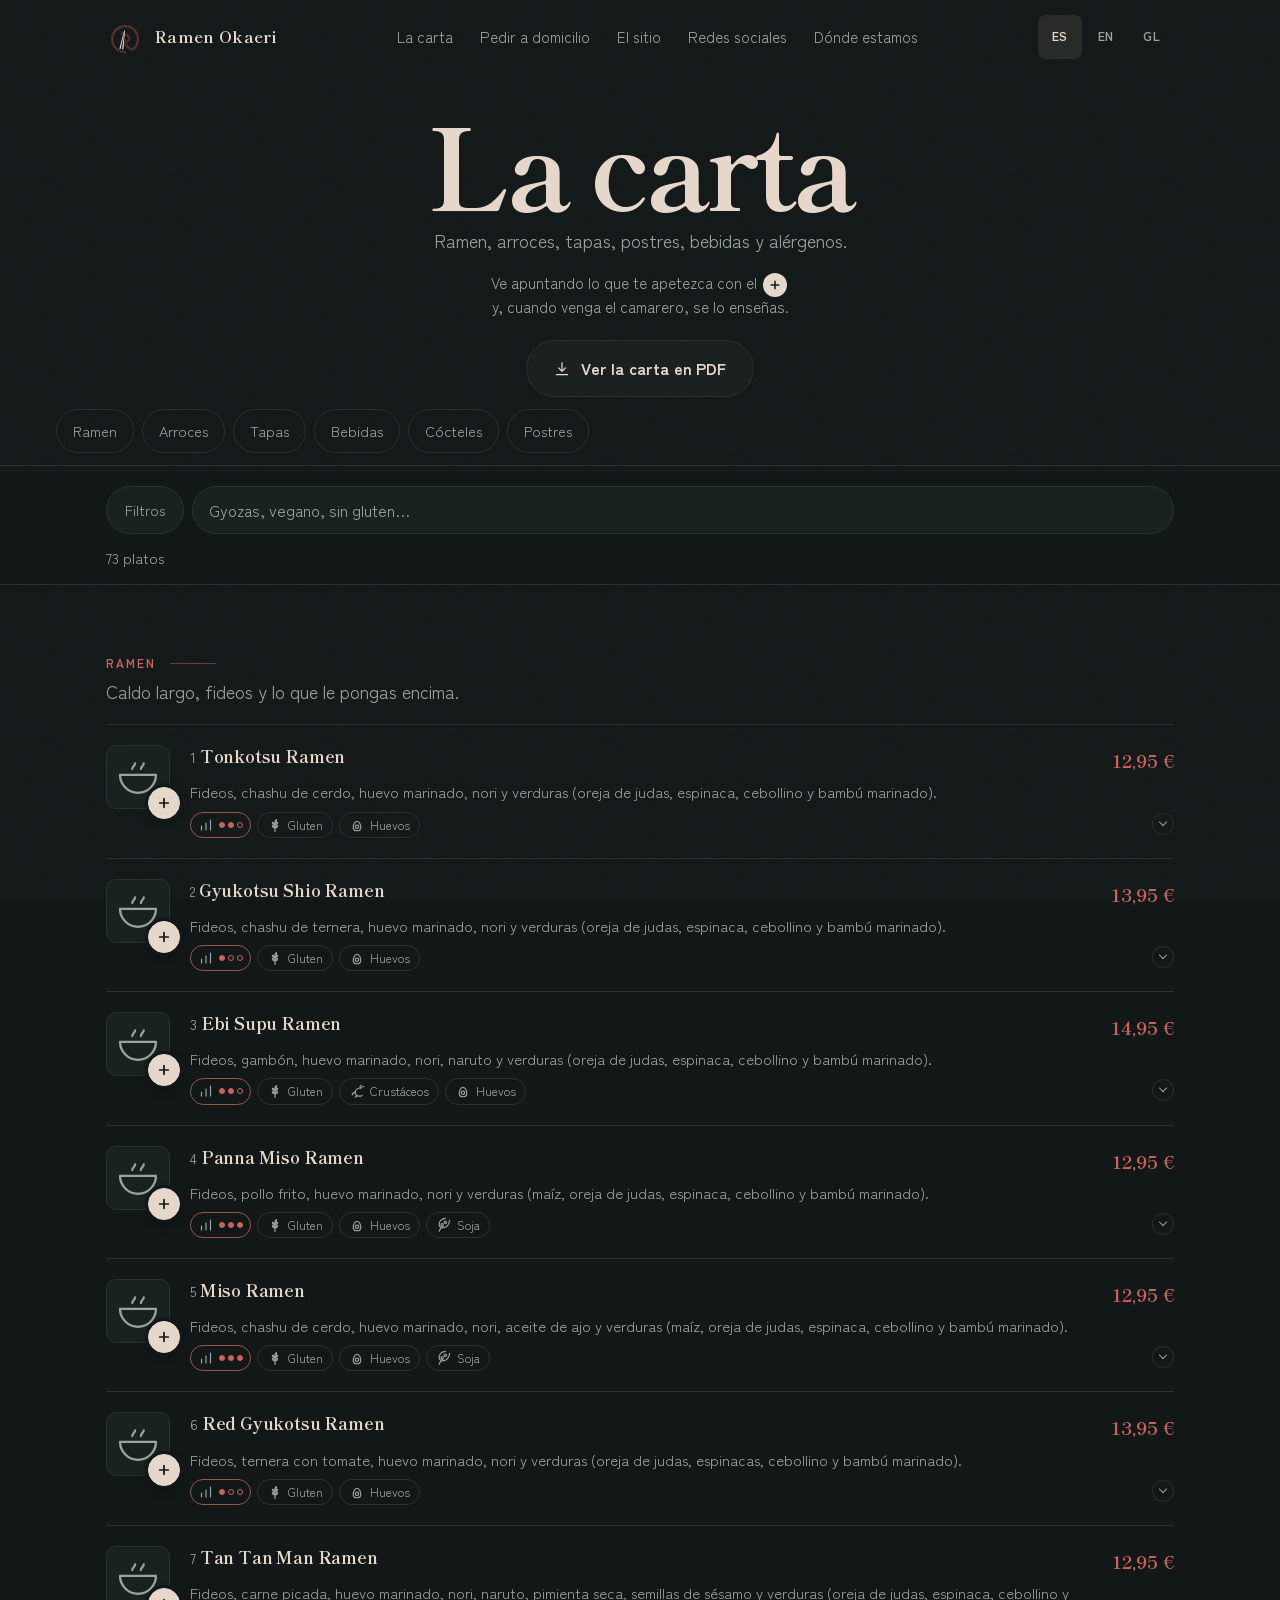
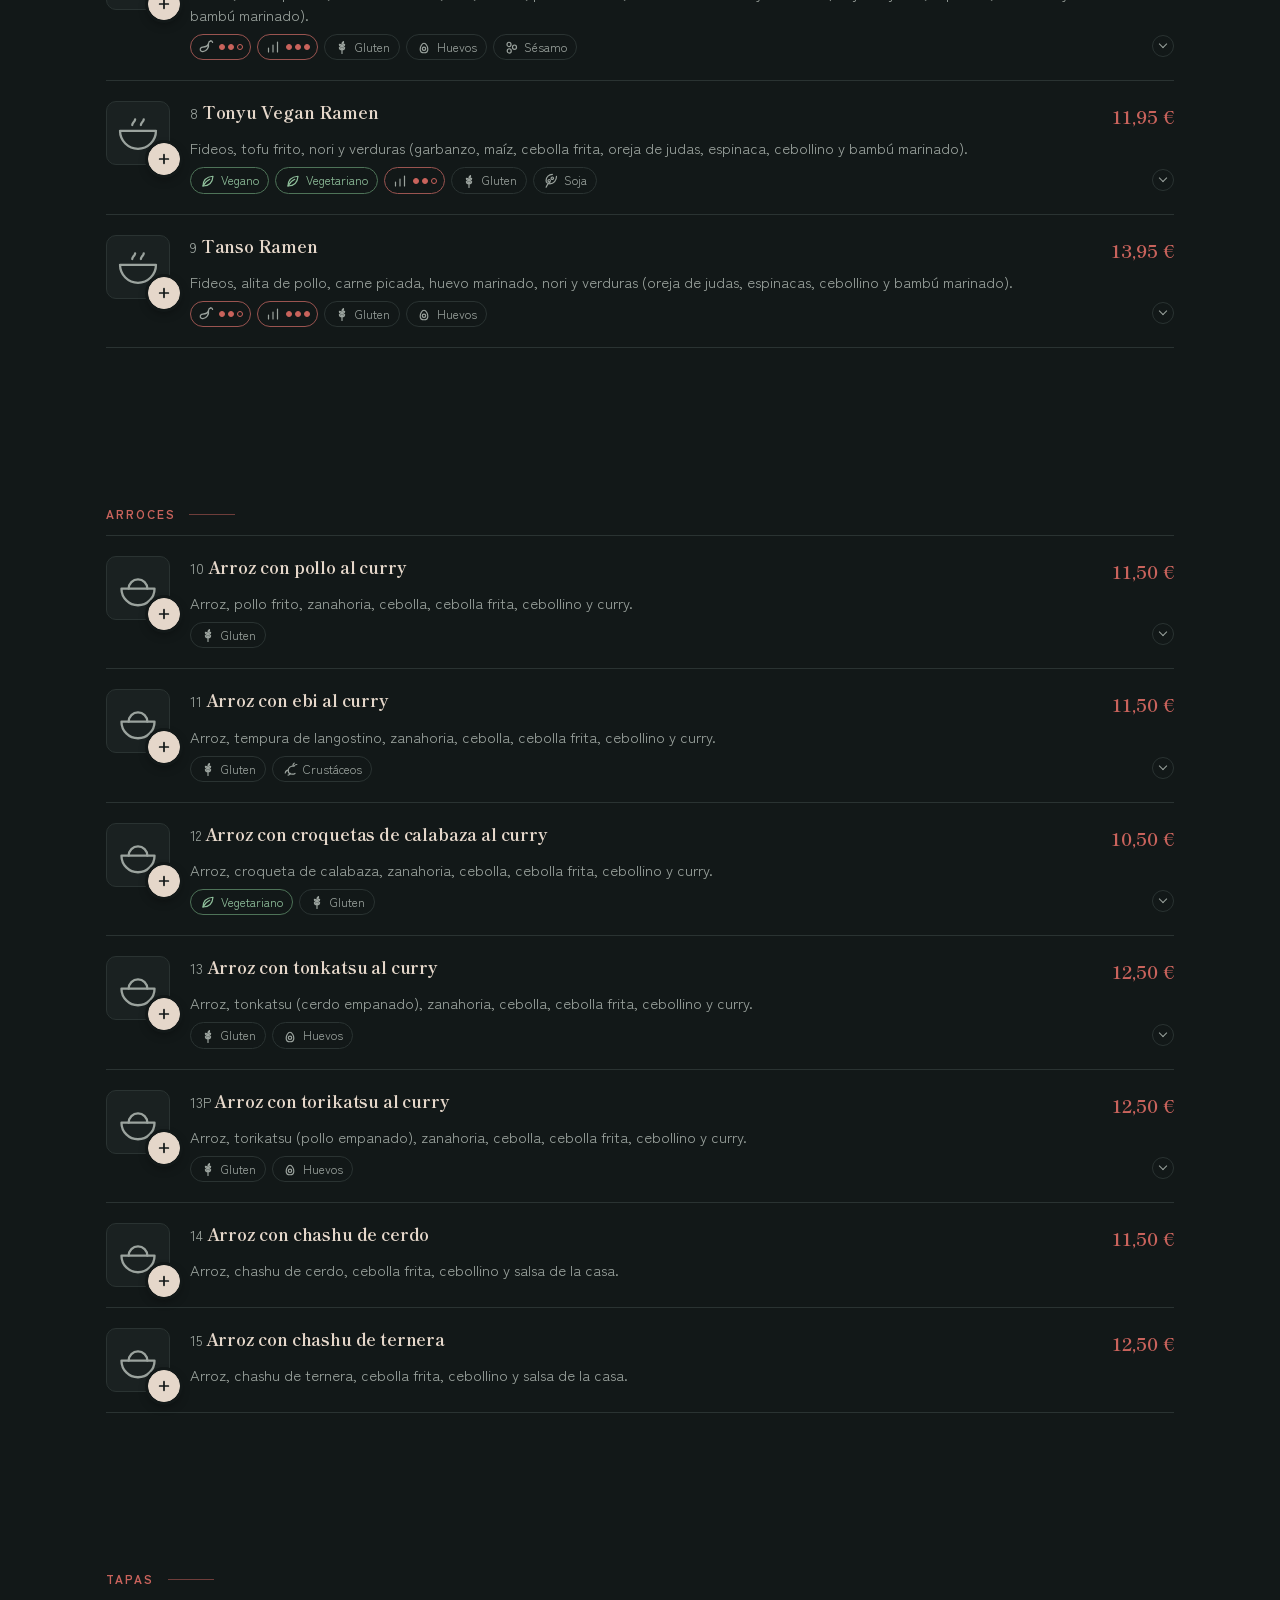
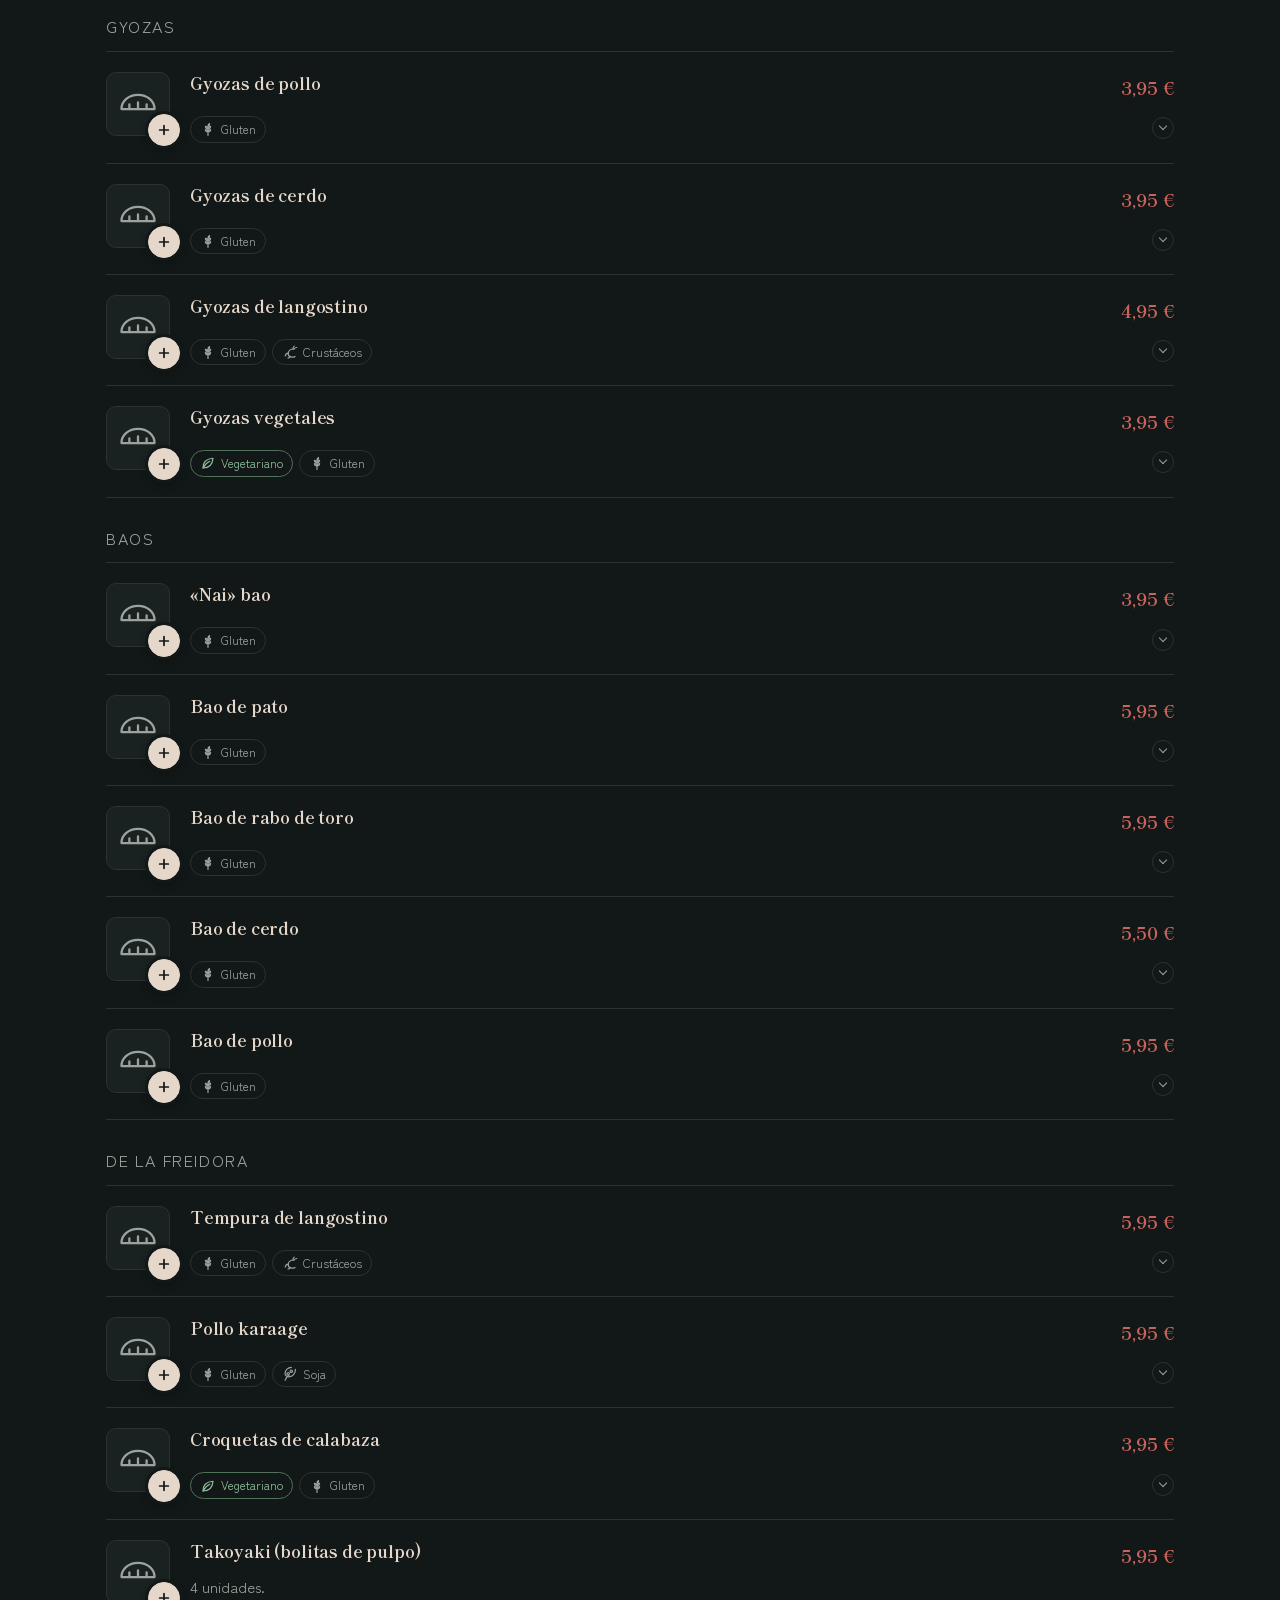
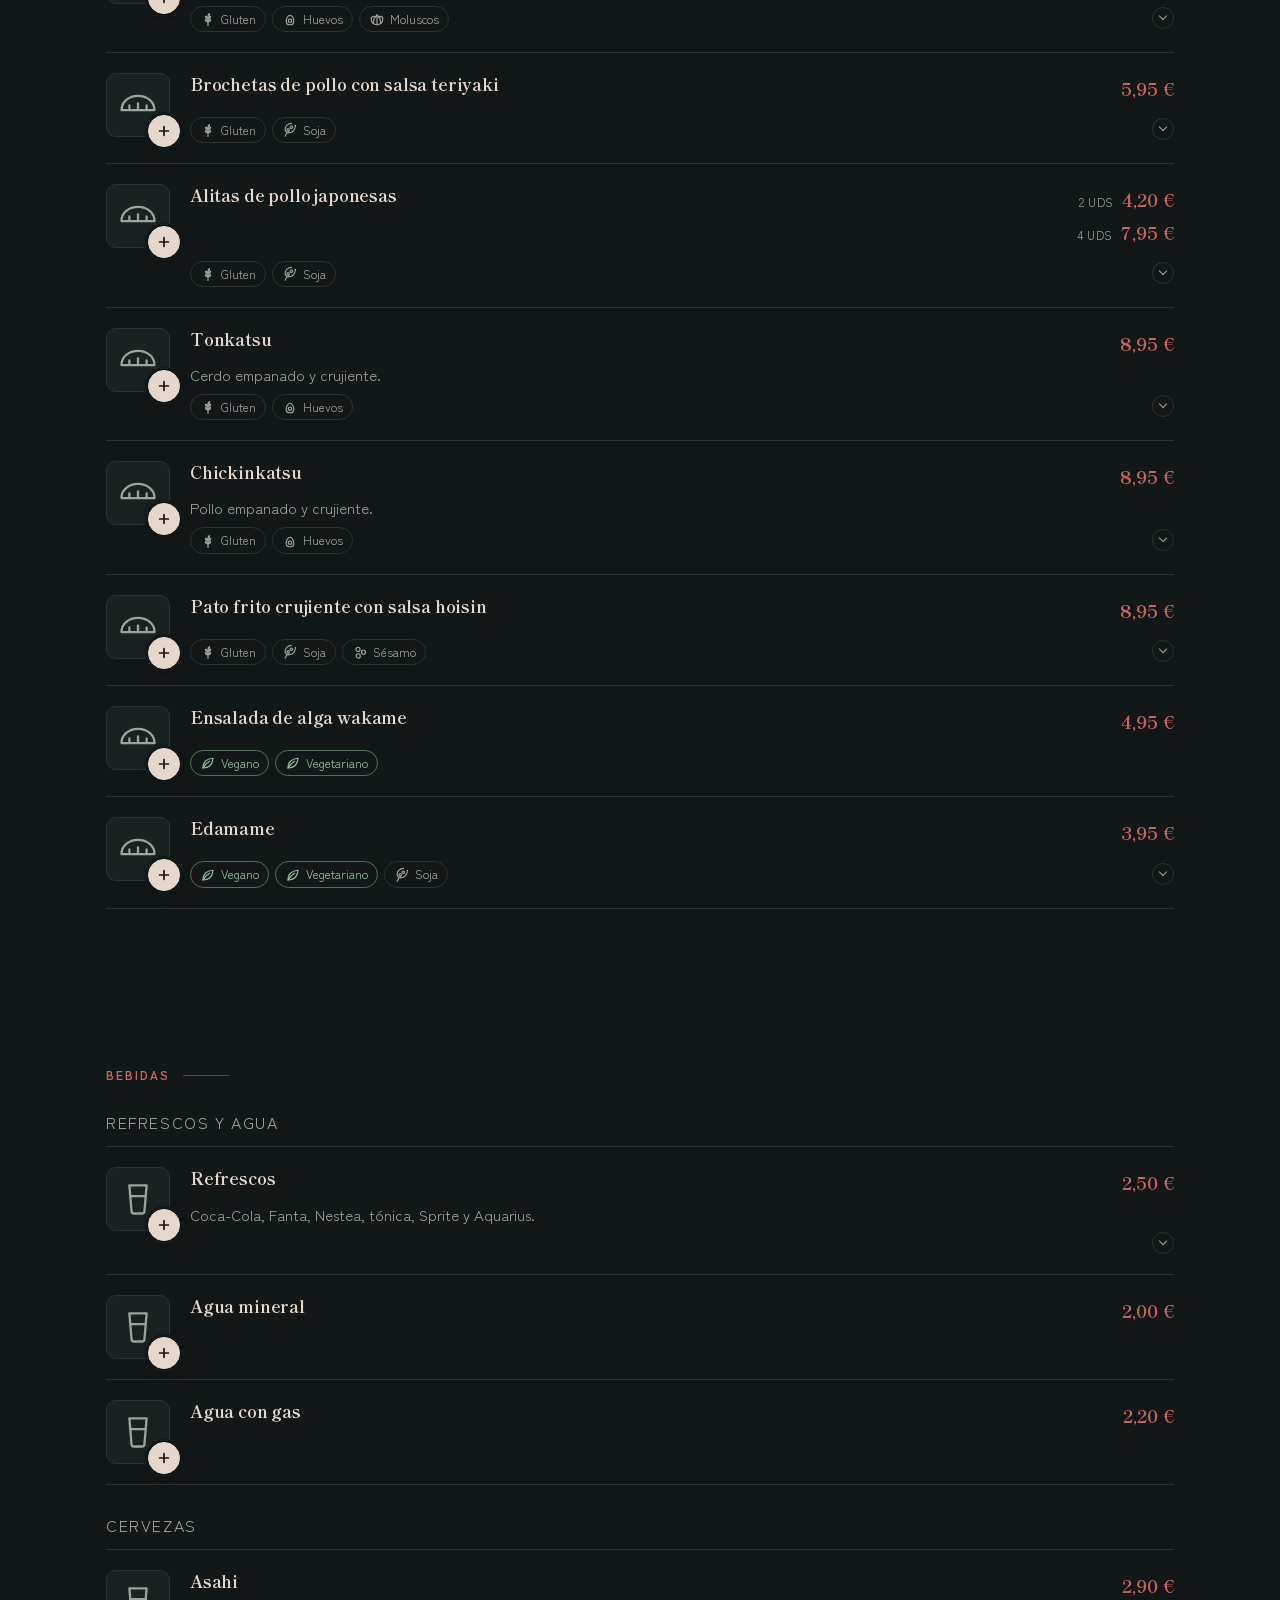
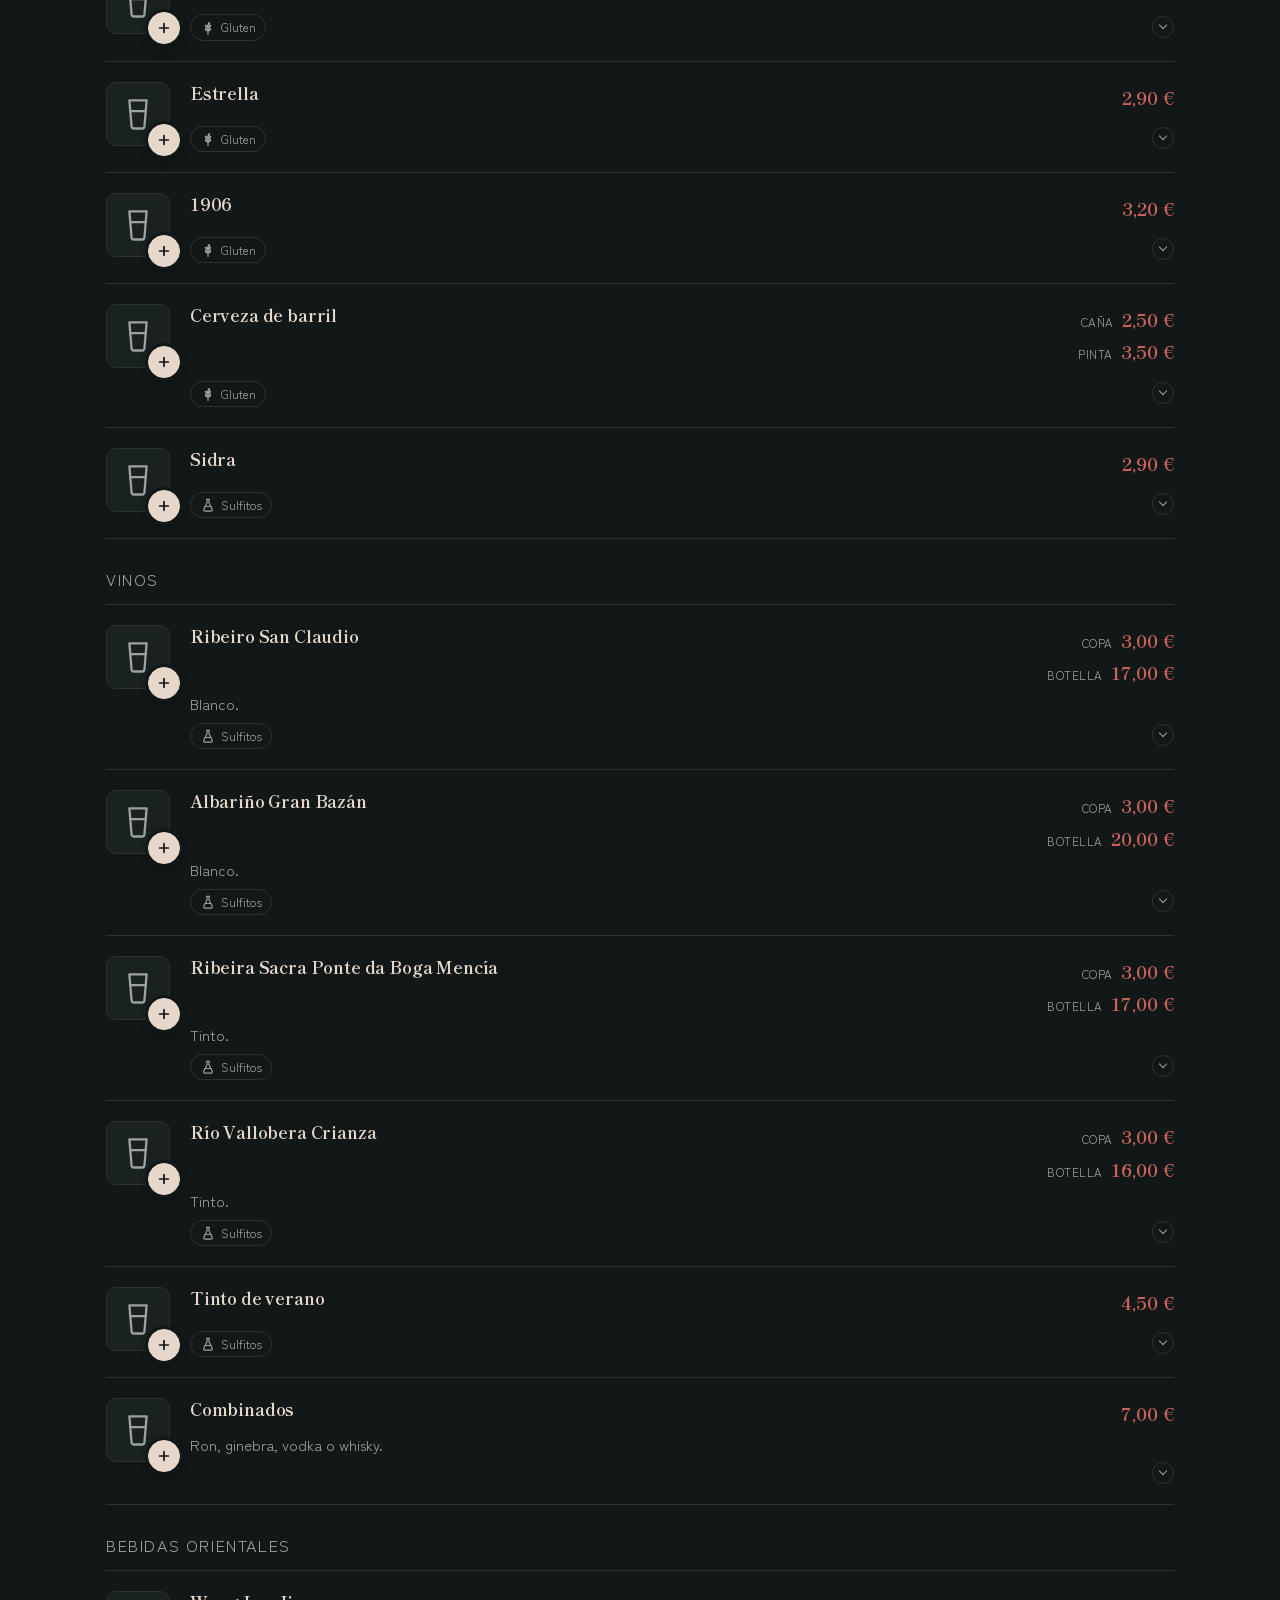
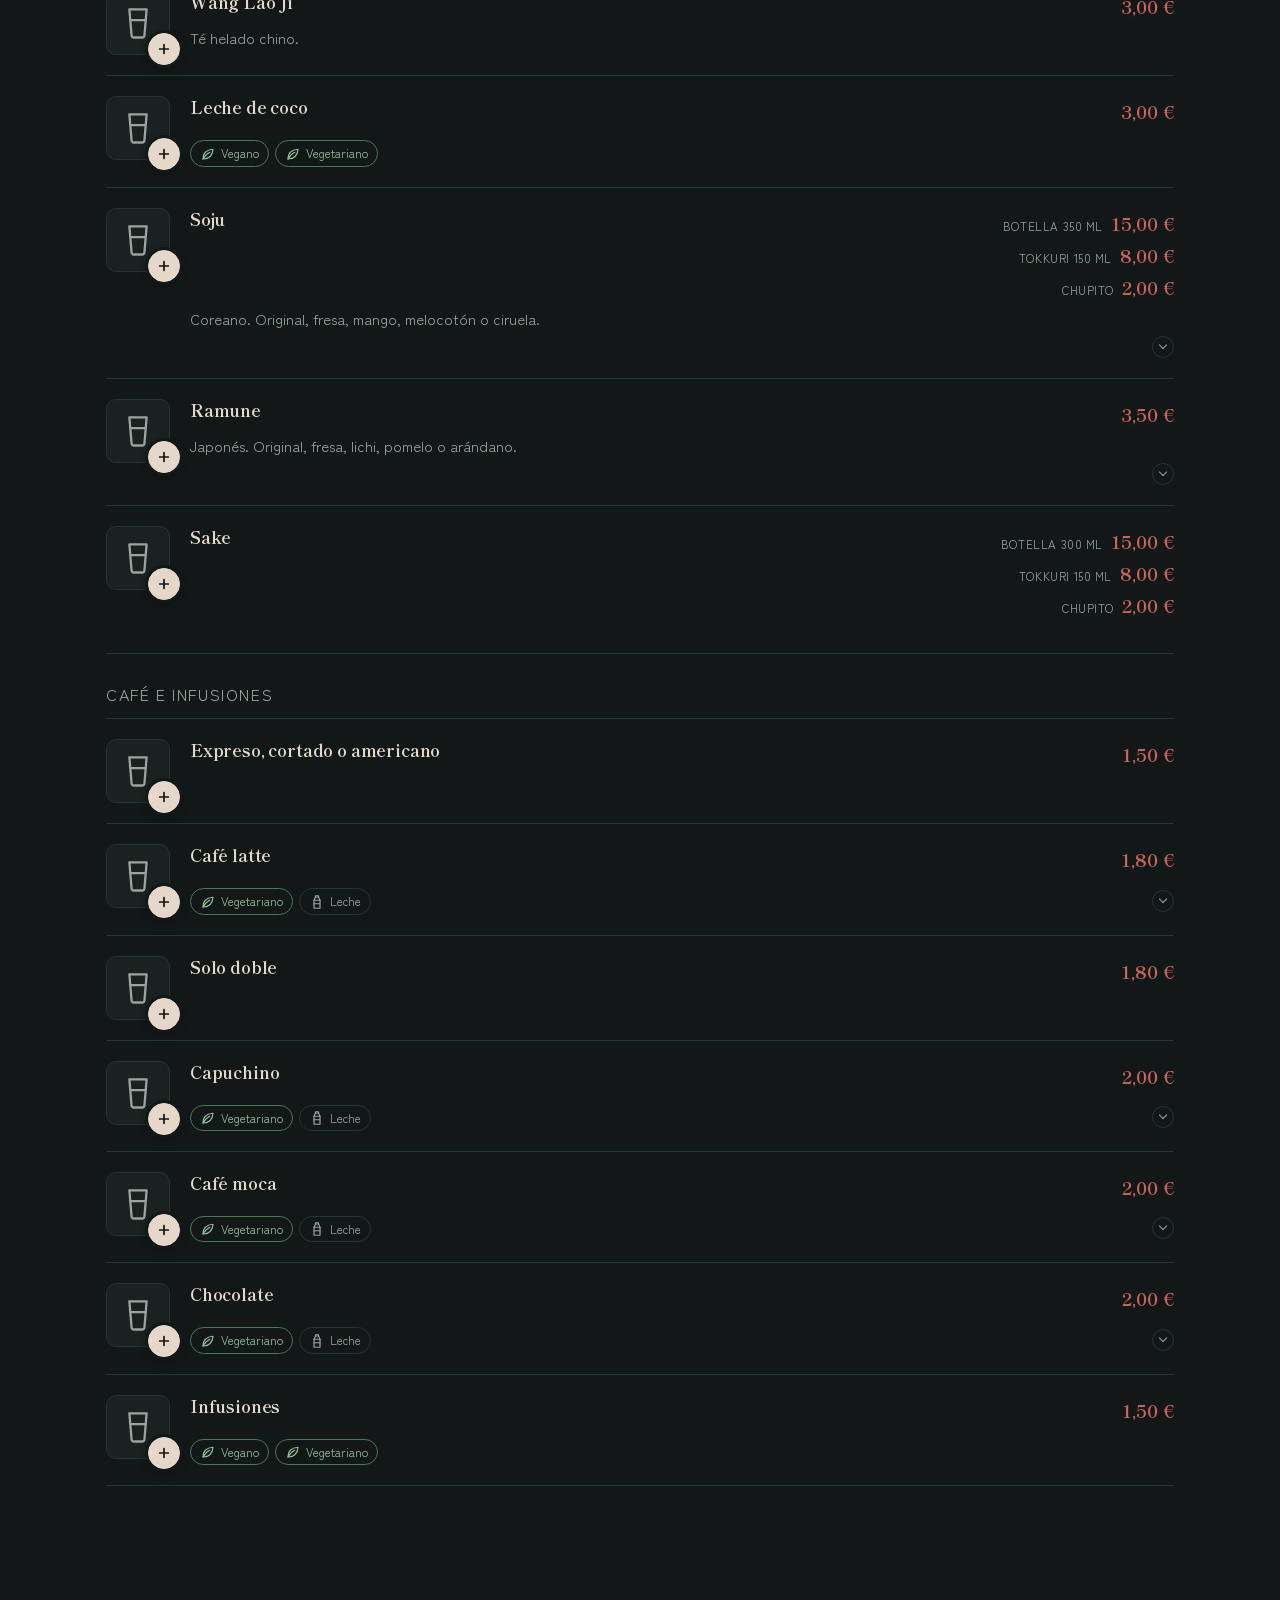
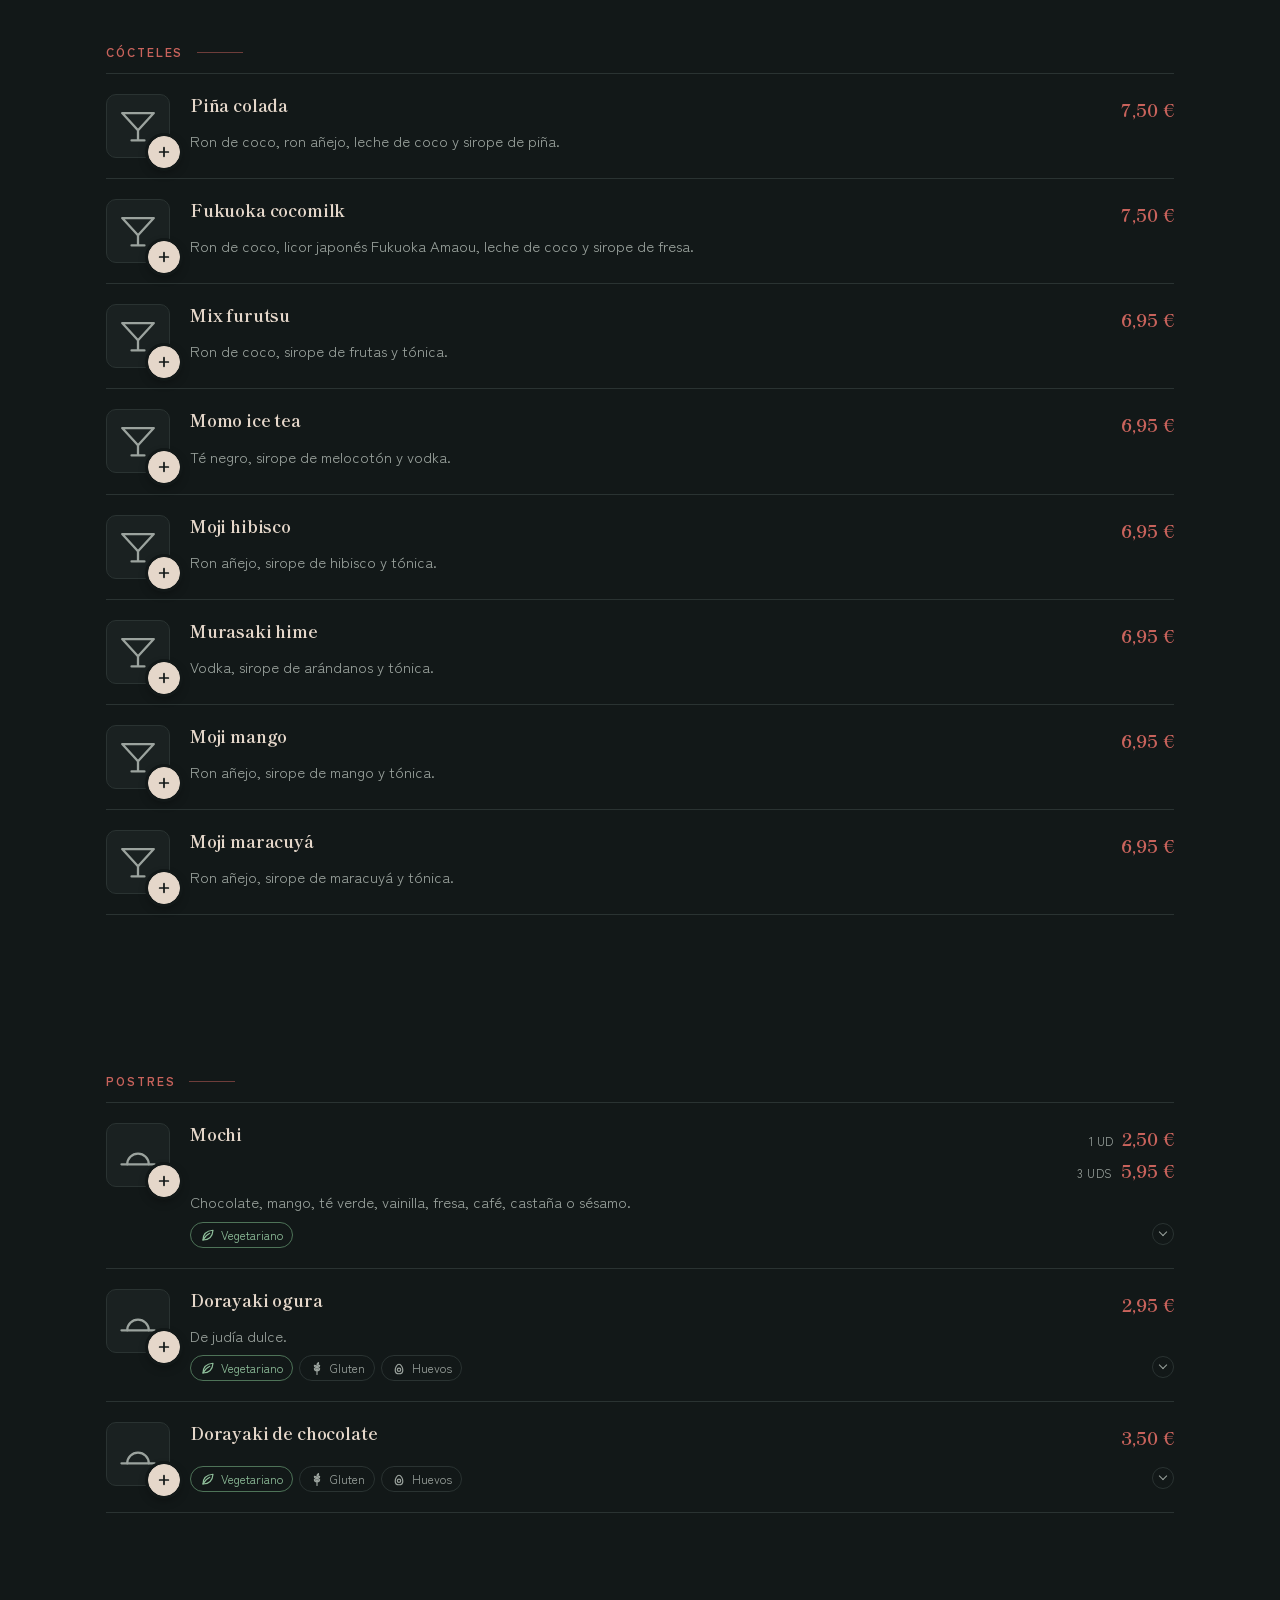
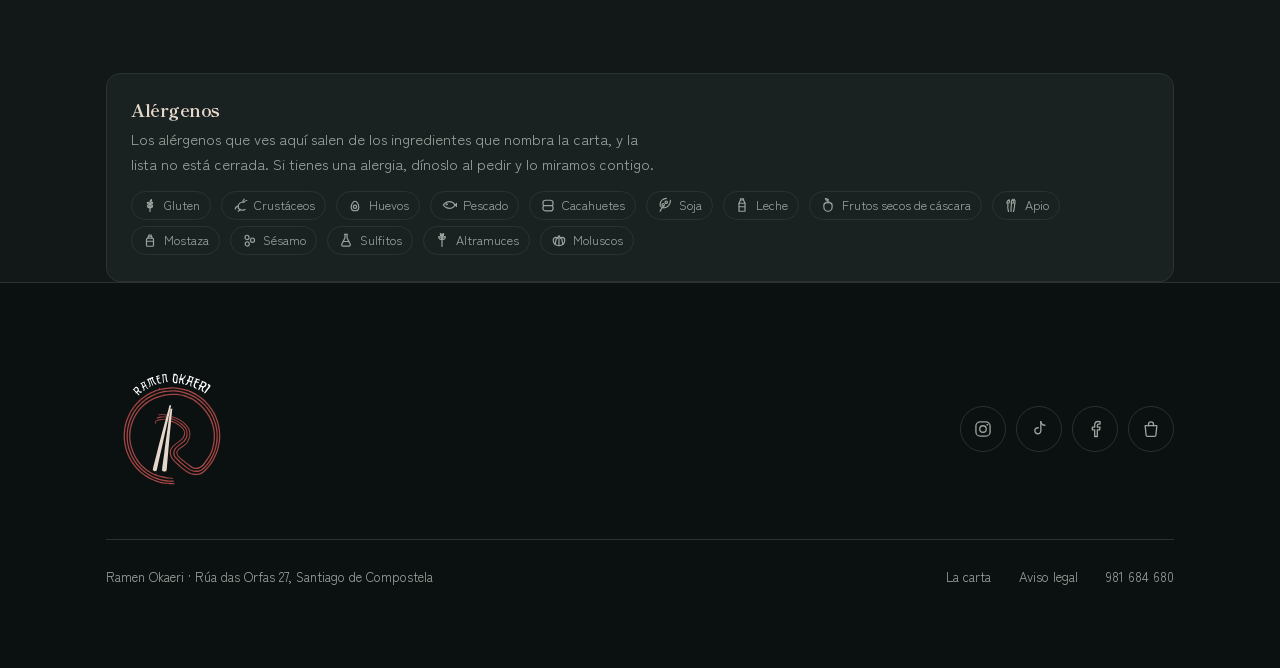
<file: menu/index.html>
<!doctype html>
<html lang="es">
<head>
<meta charset="utf-8">
<meta name="viewport" content="width=device-width, initial-scale=1, viewport-fit=cover">
<title>La carta · Ramen Okaeri</title>
<meta name="description" content="Carta completa de Ramen Okaeri: ramen, arroces, tapas, postres, bebidas y tabla de alérgenos.">

<link rel="canonical" href="https://ramenokaeri.com/menu/">
 <link rel="alternate" hreflang="es" href="https://ramenokaeri.com/menu/">
 <link rel="alternate" hreflang="en" href="https://ramenokaeri.com/en/menu/">
 <link rel="alternate" hreflang="gl" href="https://ramenokaeri.com/gl/menu/">
<link rel="alternate" hreflang="x-default" href="https://ramenokaeri.com/">
<meta name="theme-color" content="#121818">
<meta name="color-scheme" content="dark">
<meta name="apple-mobile-web-app-title" content="Okaeri">
<meta name="apple-mobile-web-app-status-bar-style" content="black-translucent">
<link rel="icon" href="/favicon.ico" sizes="48x48">
<link rel="apple-touch-icon" href="/assets/brand/apple-touch-icon.png">
<link rel="manifest" href="/site.webmanifest">
<meta property="og:type" content="restaurant">
<meta property="og:site_name" content="Ramen Okaeri">
<meta property="og:locale" content="es_ES">
<meta property="og:title" content="La carta · Ramen Okaeri">
<meta property="og:description" content="Carta completa de Ramen Okaeri: ramen, arroces, tapas, postres, bebidas y tabla de alérgenos.">
<meta property="og:url" content="https://ramenokaeri.com/menu/">
<meta property="og:image" content="https://ramenokaeri.com/assets/brand/og.jpg">
<meta property="og:image:width" content="1200">
<meta property="og:image:height" content="630">
<meta name="twitter:card" content="summary_large_image">
<link rel="preconnect" href="https://ramenokaeri.com">
<link rel="preload" href="/assets/fonts/shippori-700-latin.woff2" as="font" type="font/woff2" crossorigin>
<link rel="preload" href="/assets/fonts/zenkaku-400-latin.woff2" as="font" type="font/woff2" crossorigin>
<link rel="stylesheet" href="/css/style.css?v=ed16cea8">
<script type="application/ld+json">{"@context":"https://schema.org","@type":"BreadcrumbList","itemListElement":[{"@type":"ListItem","position":1,"name":"Ramen Okaeri","item":"https://ramenokaeri.com/"},{"@type":"ListItem","position":2,"name":"La carta","item":"https://ramenokaeri.com/menu/"}]}</script>
<script type="application/ld+json">{"@context":"https://schema.org","@type":"Menu","name":"La carta","inLanguage":"es","url":"https://ramenokaeri.com/menu/","hasMenuSection":[{"@type":"MenuSection","name":"Ramen","hasMenuItem":[{"@type":"MenuItem","name":"Tonkotsu Ramen","description":"Fideos, chashu de cerdo, huevo marinado, nori y verduras (oreja de judas, espinaca, cebollino y bambú marinado).","offers":{"@type":"Offer","price":"12.95","priceCurrency":"EUR"}},{"@type":"MenuItem","name":"Gyukotsu Shio Ramen","description":"Fideos, chashu de ternera, huevo marinado, nori y verduras (oreja de judas, espinaca, cebollino y bambú marinado).","offers":{"@type":"Offer","price":"13.95","priceCurrency":"EUR"}},{"@type":"MenuItem","name":"Ebi Supu Ramen","description":"Fideos, gambón, huevo marinado, nori, naruto y verduras (oreja de judas, espinaca, cebollino y bambú marinado).","offers":{"@type":"Offer","price":"14.95","priceCurrency":"EUR"}},{"@type":"MenuItem","name":"Panna Miso Ramen","description":"Fideos, pollo frito, huevo marinado, nori y verduras (maíz, oreja de judas, espinaca, cebollino y bambú marinado).","offers":{"@type":"Offer","price":"12.95","priceCurrency":"EUR"}},{"@type":"MenuItem","name":"Miso Ramen","description":"Fideos, chashu de cerdo, huevo marinado, nori, aceite de ajo y verduras (maíz, oreja de judas, espinaca, cebollino y bambú marinado).","offers":{"@type":"Offer","price":"12.95","priceCurrency":"EUR"}},{"@type":"MenuItem","name":"Red Gyukotsu Ramen","description":"Fideos, ternera con tomate, huevo marinado, nori y verduras (oreja de judas, espinacas, cebollino y bambú marinado).","offers":{"@type":"Offer","price":"13.95","priceCurrency":"EUR"}},{"@type":"MenuItem","name":"Tan Tan Man Ramen","description":"Fideos, carne picada, huevo marinado, nori, naruto, pimienta seca, semillas de sésamo y verduras (oreja de judas, espinaca, cebollino y bambú marinado).","offers":{"@type":"Offer","price":"12.95","priceCurrency":"EUR"}},{"@type":"MenuItem","name":"Tonyu Vegan Ramen","description":"Fideos, tofu frito, nori y verduras (garbanzo, maíz, cebolla frita, oreja de judas, espinaca, cebollino y bambú marinado).","offers":{"@type":"Offer","price":"11.95","priceCurrency":"EUR"},"suitableForDiet":"https://schema.org/VeganDiet"},{"@type":"MenuItem","name":"Tanso Ramen","description":"Fideos, alita de pollo, carne picada, huevo marinado, nori y verduras (oreja de judas, espinacas, cebollino y bambú marinado).","offers":{"@type":"Offer","price":"13.95","priceCurrency":"EUR"}}]},{"@type":"MenuSection","name":"Arroces","hasMenuItem":[{"@type":"MenuItem","name":"Arroz con pollo al curry","description":"Arroz, pollo frito, zanahoria, cebolla, cebolla frita, cebollino y curry.","offers":{"@type":"Offer","price":"11.50","priceCurrency":"EUR"}},{"@type":"MenuItem","name":"Arroz con ebi al curry","description":"Arroz, tempura de langostino, zanahoria, cebolla, cebolla frita, cebollino y curry.","offers":{"@type":"Offer","price":"11.50","priceCurrency":"EUR"}},{"@type":"MenuItem","name":"Arroz con croquetas de calabaza al curry","description":"Arroz, croqueta de calabaza, zanahoria, cebolla, cebolla frita, cebollino y curry.","offers":{"@type":"Offer","price":"10.50","priceCurrency":"EUR"},"suitableForDiet":"https://schema.org/VegetarianDiet"},{"@type":"MenuItem","name":"Arroz con tonkatsu al curry","description":"Arroz, tonkatsu (cerdo empanado), zanahoria, cebolla, cebolla frita, cebollino y curry.","offers":{"@type":"Offer","price":"12.50","priceCurrency":"EUR"}},{"@type":"MenuItem","name":"Arroz con torikatsu al curry","description":"Arroz, torikatsu (pollo empanado), zanahoria, cebolla, cebolla frita, cebollino y curry.","offers":{"@type":"Offer","price":"12.50","priceCurrency":"EUR"}},{"@type":"MenuItem","name":"Arroz con chashu de cerdo","description":"Arroz, chashu de cerdo, cebolla frita, cebollino y salsa de la casa.","offers":{"@type":"Offer","price":"11.50","priceCurrency":"EUR"}},{"@type":"MenuItem","name":"Arroz con chashu de ternera","description":"Arroz, chashu de ternera, cebolla frita, cebollino y salsa de la casa.","offers":{"@type":"Offer","price":"12.50","priceCurrency":"EUR"}}]},{"@type":"MenuSection","name":"Tapas","hasMenuItem":[{"@type":"MenuItem","name":"Gyozas de pollo","offers":{"@type":"Offer","price":"3.95","priceCurrency":"EUR"}},{"@type":"MenuItem","name":"Gyozas de cerdo","offers":{"@type":"Offer","price":"3.95","priceCurrency":"EUR"}},{"@type":"MenuItem","name":"Gyozas de langostino","offers":{"@type":"Offer","price":"4.95","priceCurrency":"EUR"}},{"@type":"MenuItem","name":"Gyozas vegetales","offers":{"@type":"Offer","price":"3.95","priceCurrency":"EUR"},"suitableForDiet":"https://schema.org/VegetarianDiet"},{"@type":"MenuItem","name":"«Nai» bao","offers":{"@type":"Offer","price":"3.95","priceCurrency":"EUR"}},{"@type":"MenuItem","name":"Bao de pato","offers":{"@type":"Offer","price":"5.95","priceCurrency":"EUR"}},{"@type":"MenuItem","name":"Bao de rabo de toro","offers":{"@type":"Offer","price":"5.95","priceCurrency":"EUR"}},{"@type":"MenuItem","name":"Bao de cerdo","offers":{"@type":"Offer","price":"5.50","priceCurrency":"EUR"}},{"@type":"MenuItem","name":"Bao de pollo","offers":{"@type":"Offer","price":"5.95","priceCurrency":"EUR"}},{"@type":"MenuItem","name":"Tempura de langostino","offers":{"@type":"Offer","price":"5.95","priceCurrency":"EUR"}},{"@type":"MenuItem","name":"Pollo karaage","offers":{"@type":"Offer","price":"5.95","priceCurrency":"EUR"}},{"@type":"MenuItem","name":"Croquetas de calabaza","offers":{"@type":"Offer","price":"3.95","priceCurrency":"EUR"},"suitableForDiet":"https://schema.org/VegetarianDiet"},{"@type":"MenuItem","name":"Takoyaki (bolitas de pulpo)","description":"4 unidades.","offers":{"@type":"Offer","price":"5.95","priceCurrency":"EUR"}},{"@type":"MenuItem","name":"Brochetas de pollo con salsa teriyaki","offers":{"@type":"Offer","price":"5.95","priceCurrency":"EUR"}},{"@type":"MenuItem","name":"Alitas de pollo japonesas","offers":[{"@type":"Offer","price":"4.20","priceCurrency":"EUR","name":"2 uds"},{"@type":"Offer","price":"7.95","priceCurrency":"EUR","name":"4 uds"}]},{"@type":"MenuItem","name":"Tonkatsu","description":"Cerdo empanado y crujiente.","offers":{"@type":"Offer","price":"8.95","priceCurrency":"EUR"}},{"@type":"MenuItem","name":"Chickinkatsu","description":"Pollo empanado y crujiente.","offers":{"@type":"Offer","price":"8.95","priceCurrency":"EUR"}},{"@type":"MenuItem","name":"Pato frito crujiente con salsa hoisin","offers":{"@type":"Offer","price":"8.95","priceCurrency":"EUR"}},{"@type":"MenuItem","name":"Ensalada de alga wakame","offers":{"@type":"Offer","price":"4.95","priceCurrency":"EUR"},"suitableForDiet":"https://schema.org/VeganDiet"},{"@type":"MenuItem","name":"Edamame","offers":{"@type":"Offer","price":"3.95","priceCurrency":"EUR"},"suitableForDiet":"https://schema.org/VeganDiet"}]},{"@type":"MenuSection","name":"Bebidas","hasMenuItem":[{"@type":"MenuItem","name":"Refrescos","description":"Coca-Cola, Fanta, Nestea, tónica, Sprite y Aquarius.","offers":{"@type":"Offer","price":"2.50","priceCurrency":"EUR"}},{"@type":"MenuItem","name":"Agua mineral","offers":{"@type":"Offer","price":"2.00","priceCurrency":"EUR"}},{"@type":"MenuItem","name":"Agua con gas","offers":{"@type":"Offer","price":"2.20","priceCurrency":"EUR"}},{"@type":"MenuItem","name":"Asahi","offers":{"@type":"Offer","price":"2.90","priceCurrency":"EUR"}},{"@type":"MenuItem","name":"Estrella","offers":{"@type":"Offer","price":"2.90","priceCurrency":"EUR"}},{"@type":"MenuItem","name":"1906","offers":{"@type":"Offer","price":"3.20","priceCurrency":"EUR"}},{"@type":"MenuItem","name":"Cerveza de barril","offers":[{"@type":"Offer","price":"2.50","priceCurrency":"EUR","name":"Caña"},{"@type":"Offer","price":"3.50","priceCurrency":"EUR","name":"Pinta"}]},{"@type":"MenuItem","name":"Sidra","offers":{"@type":"Offer","price":"2.90","priceCurrency":"EUR"}},{"@type":"MenuItem","name":"Ribeiro San Claudio","description":"Blanco.","offers":[{"@type":"Offer","price":"3.00","priceCurrency":"EUR","name":"Copa"},{"@type":"Offer","price":"17.00","priceCurrency":"EUR","name":"Botella"}]},{"@type":"MenuItem","name":"Albariño Gran Bazán","description":"Blanco.","offers":[{"@type":"Offer","price":"3.00","priceCurrency":"EUR","name":"Copa"},{"@type":"Offer","price":"20.00","priceCurrency":"EUR","name":"Botella"}]},{"@type":"MenuItem","name":"Ribeira Sacra Ponte da Boga Mencía","description":"Tinto.","offers":[{"@type":"Offer","price":"3.00","priceCurrency":"EUR","name":"Copa"},{"@type":"Offer","price":"17.00","priceCurrency":"EUR","name":"Botella"}]},{"@type":"MenuItem","name":"Río Vallobera Crianza","description":"Tinto.","offers":[{"@type":"Offer","price":"3.00","priceCurrency":"EUR","name":"Copa"},{"@type":"Offer","price":"16.00","priceCurrency":"EUR","name":"Botella"}]},{"@type":"MenuItem","name":"Tinto de verano","offers":{"@type":"Offer","price":"4.50","priceCurrency":"EUR"}},{"@type":"MenuItem","name":"Combinados","description":"Ron, ginebra, vodka o whisky.","offers":{"@type":"Offer","price":"7.00","priceCurrency":"EUR"}},{"@type":"MenuItem","name":"Wang Lao Ji","description":"Té helado chino.","offers":{"@type":"Offer","price":"3.00","priceCurrency":"EUR"}},{"@type":"MenuItem","name":"Leche de coco","offers":{"@type":"Offer","price":"3.00","priceCurrency":"EUR"},"suitableForDiet":"https://schema.org/VeganDiet"},{"@type":"MenuItem","name":"Soju","description":"Coreano. Original, fresa, mango, melocotón o ciruela.","offers":[{"@type":"Offer","price":"15.00","priceCurrency":"EUR","name":"Botella 350 ml"},{"@type":"Offer","price":"8.00","priceCurrency":"EUR","name":"Tokkuri 150 ml"},{"@type":"Offer","price":"2.00","priceCurrency":"EUR","name":"Chupito"}]},{"@type":"MenuItem","name":"Ramune","description":"Japonés. Original, fresa, lichi, pomelo o arándano.","offers":{"@type":"Offer","price":"3.50","priceCurrency":"EUR"}},{"@type":"MenuItem","name":"Sake","offers":[{"@type":"Offer","price":"15.00","priceCurrency":"EUR","name":"Botella 300 ml"},{"@type":"Offer","price":"8.00","priceCurrency":"EUR","name":"Tokkuri 150 ml"},{"@type":"Offer","price":"2.00","priceCurrency":"EUR","name":"Chupito"}]},{"@type":"MenuItem","name":"Expreso, cortado o americano","offers":{"@type":"Offer","price":"1.50","priceCurrency":"EUR"}},{"@type":"MenuItem","name":"Café latte","offers":{"@type":"Offer","price":"1.80","priceCurrency":"EUR"},"suitableForDiet":"https://schema.org/VegetarianDiet"},{"@type":"MenuItem","name":"Solo doble","offers":{"@type":"Offer","price":"1.80","priceCurrency":"EUR"}},{"@type":"MenuItem","name":"Capuchino","offers":{"@type":"Offer","price":"2.00","priceCurrency":"EUR"},"suitableForDiet":"https://schema.org/VegetarianDiet"},{"@type":"MenuItem","name":"Café moca","offers":{"@type":"Offer","price":"2.00","priceCurrency":"EUR"},"suitableForDiet":"https://schema.org/VegetarianDiet"},{"@type":"MenuItem","name":"Chocolate","offers":{"@type":"Offer","price":"2.00","priceCurrency":"EUR"},"suitableForDiet":"https://schema.org/VegetarianDiet"},{"@type":"MenuItem","name":"Infusiones","offers":{"@type":"Offer","price":"1.50","priceCurrency":"EUR"},"suitableForDiet":"https://schema.org/VeganDiet"}]},{"@type":"MenuSection","name":"Cócteles","hasMenuItem":[{"@type":"MenuItem","name":"Piña colada","description":"Ron de coco, ron añejo, leche de coco y sirope de piña.","offers":{"@type":"Offer","price":"7.50","priceCurrency":"EUR"}},{"@type":"MenuItem","name":"Fukuoka cocomilk","description":"Ron de coco, licor japonés Fukuoka Amaou, leche de coco y sirope de fresa.","offers":{"@type":"Offer","price":"7.50","priceCurrency":"EUR"}},{"@type":"MenuItem","name":"Mix furutsu","description":"Ron de coco, sirope de frutas y tónica.","offers":{"@type":"Offer","price":"6.95","priceCurrency":"EUR"}},{"@type":"MenuItem","name":"Momo ice tea","description":"Té negro, sirope de melocotón y vodka.","offers":{"@type":"Offer","price":"6.95","priceCurrency":"EUR"}},{"@type":"MenuItem","name":"Moji hibisco","description":"Ron añejo, sirope de hibisco y tónica.","offers":{"@type":"Offer","price":"6.95","priceCurrency":"EUR"}},{"@type":"MenuItem","name":"Murasaki hime","description":"Vodka, sirope de arándanos y tónica.","offers":{"@type":"Offer","price":"6.95","priceCurrency":"EUR"}},{"@type":"MenuItem","name":"Moji mango","description":"Ron añejo, sirope de mango y tónica.","offers":{"@type":"Offer","price":"6.95","priceCurrency":"EUR"}},{"@type":"MenuItem","name":"Moji maracuyá","description":"Ron añejo, sirope de maracuyá y tónica.","offers":{"@type":"Offer","price":"6.95","priceCurrency":"EUR"}}]},{"@type":"MenuSection","name":"Postres","hasMenuItem":[{"@type":"MenuItem","name":"Mochi","description":"Chocolate, mango, té verde, vainilla, fresa, café, castaña o sésamo.","offers":[{"@type":"Offer","price":"2.50","priceCurrency":"EUR","name":"1 ud"},{"@type":"Offer","price":"5.95","priceCurrency":"EUR","name":"3 uds"}],"suitableForDiet":"https://schema.org/VegetarianDiet"},{"@type":"MenuItem","name":"Dorayaki ogura","description":"De judía dulce.","offers":{"@type":"Offer","price":"2.95","priceCurrency":"EUR"},"suitableForDiet":"https://schema.org/VegetarianDiet"},{"@type":"MenuItem","name":"Dorayaki de chocolate","offers":{"@type":"Offer","price":"3.50","priceCurrency":"EUR"},"suitableForDiet":"https://schema.org/VegetarianDiet"}]}]}</script>
</head>
<body class="pag-menu">
<a class="saltar" href="#principal">Saltar al contenido</a>
<header class="cab">
 <div class="env">
  <a class="marca" href="/" aria-label="Ramen Okaeri">
   <img src="/assets/brand/simbolo.svg" width="38" height="38" alt="">
   <b>Ramen Okaeri</b>
  </a>
  <nav class="nav-esc" aria-label="Abrir el menú">
   <ul><li><a href="/menu/">La carta</a></li><li><a href="/#domicilio">Pedir a domicilio</a></li><li><a href="/#sitio">El sitio</a></li><li><a href="/#redes">Redes sociales</a></li><li><a href="/#donde">Dónde estamos</a></li></ul>
  </nav>
  <div class="idi" role="group" aria-label="Idioma"><a href="/"
 lang="es" hreflang="es" aria-current="true">es</a><a href="/en"
 lang="en" hreflang="en">en</a><a href="/gl"
 lang="gl" hreflang="gl">gl</a></div>
  <button class="hamb" type="button" aria-expanded="false" aria-controls="panel"
   aria-label="Abrir el menú"
   data-abrir="Abrir el menú" data-cerrar="Cerrar el menú"><i></i></button>
 </div>
</header>
<div class="panel" id="panel" role="dialog" aria-modal="true"
 aria-label="Abrir el menú">
 <div class="panel-top">
  <a class="marca" href="/" aria-label="Ramen Okaeri">
   <img src="/assets/brand/simbolo.svg" width="38" height="38" alt="">
   <b>Ramen Okaeri</b>
  </a>
  <button class="hamb hamb-x" type="button" data-cerrar
   aria-label="Cerrar el menú"><i></i></button>
 </div>
 <nav class="panel-nav" aria-label="Abrir el menú">
 <a href="/menu/">La carta</a>
 <a href="/#domicilio">Pedir a domicilio</a>
 <a href="/#sitio">El sitio</a>
 <a href="/#redes">Redes sociales</a>
 <a href="/#donde">Dónde estamos</a>
 <div class="idi" role="group" aria-label="Idioma"><a href="/"
 lang="es" hreflang="es" aria-current="true">es</a><a href="/en"
 lang="en" hreflang="en">en</a><a href="/gl"
 lang="gl" hreflang="gl">gl</a></div>
 </nav>
</div>
<main id="principal">
<svg class="oculto" aria-hidden="true" focusable="false"><defs>
<g id="pl-ramen"><path d="M3.5 14.5h25a12.5 12.5 0 0 1-25 0Z"/><path d="M12 10.5c0-2 2-2.2 2-4M18 10.5c0-2 2-2.2 2-4"/></g>
<g id="pl-arroz"><path d="M4.5 16.5h23a11.5 11.5 0 0 1-23 0Z"/><path d="M9.5 16.5a6.5 6.5 0 0 1 13 0"/></g>
<g id="pl-tapa"><path d="M4.5 19.5h23c0-5.7-5.1-9.8-11.5-9.8S4.5 13.8 4.5 19.5Z"/><path d="M10 19.5v-3.2M16 19.5v-4.6M22 19.5v-3.2"/></g>
<g id="pl-bebida"><path d="M10 6.5h12l-1.5 18a1.7 1.7 0 0 1-1.7 1.6h-5.6a1.7 1.7 0 0 1-1.7-1.6Z"/><path d="M10.7 14h10.6"/></g>
<g id="pl-postre"><path d="M4.5 22.5h23"/><path d="M8.5 22.5a7.5 7.5 0 0 1 15 0"/></g>
<g id="pl-coctel"><path d="M5 7h22L16 19Z"/><path d="M16 19v7M11.5 26h9"/></g>
<g id="pl-generico"><circle cx="16" cy="16" r="11"/><circle cx="16" cy="16" r="6"/></g>

<g id="alg-gluten"><path d="M16 29V12"/><path d="M16 21.5c-3.2 0-5.2-1.8-5.2-4.5 3.2 0 5.2 1.8 5.2 4.5Z"/><path d="M16 21.5c3.2 0 5.2-1.8 5.2-4.5-3.2 0-5.2 1.8-5.2 4.5Z"/><path d="M16 15c-3.2 0-5.2-1.8-5.2-4.5 3.2 0 5.2 1.8 5.2 4.5Z"/><path d="M16 15c3.2 0 5.2-1.8 5.2-4.5-3.2 0-5.2 1.8-5.2 4.5Z"/><path d="M16 10c0-2.5 1-4.2 2.9-5 .5 2.5-.5 4.3-2.9 5Z"/></g>
<g id="alg-crustaceos"><path d="M24 10c-6.6 0-11.6 3.8-11.6 9 0 4.3 3.5 7.4 8.2 7.4 2.4 0 4.2-.7 5.4-1.6"/><path d="M12.6 18.4c-3.4.3-5.6 2.4-6.1 5.6"/><path d="M24 10c1.4-1.9 3.3-2.9 5.6-3"/><path d="M22.2 9.6c-.4-2.2.4-4 2.2-5.4"/><path d="M16.6 24.8c-.8 1.9-2.3 3-4.4 3.4"/></g>
<g id="alg-huevos"><path d="M16 27.5c-4.4 0-7.6-3-7.6-7.2 0-5.2 3.6-11.8 7.6-11.8s7.6 6.6 7.6 11.8c0 4.2-3.2 7.2-7.6 7.2Z"/><circle cx="16" cy="19.5" r="3.4"/></g>
<g id="alg-pescado"><path d="M4.5 16c3.4-4.6 7.6-6.9 12.6-6.9 4.6 0 8.2 2.3 10.8 6.9-2.6 4.6-6.2 6.9-10.8 6.9-5 0-9.2-2.3-12.6-6.9Z"/><path d="M27.9 16c1.3-.5 2.4-1.5 3.3-3v6c-.9-1.5-2-2.5-3.3-3Z"/><circle cx="11.5" cy="14.6" r="1.1"/></g>
<g id="alg-cacahuetes"><path d="M20.4 6.5c3.4 0 5.8 2.5 5.8 5.6 0 2.2-1.1 3.4-1.1 5.1 0 1.8 1.1 2.9 1.1 5.1 0 3.1-2.4 5.6-5.8 5.6h-8.8c-3.4 0-5.8-2.5-5.8-5.6 0-2.2 1.1-3.3 1.1-5.1 0-1.7-1.1-2.9-1.1-5.1 0-3.1 2.4-5.6 5.8-5.6Z"/><path d="M7 17.2h18"/></g>
<g id="alg-soja"><path d="M27 6.5c0 8.4-5.6 15.3-13.2 15.3-4.4 0-7.6-2.9-7.6-7 0-6.8 5.8-12.2 12.6-12.2"/><circle cx="12.4" cy="15.4" r="2.4"/><circle cx="18.6" cy="10.4" r="2.4"/><path d="M6.2 28.5c1.6-4.3 4.2-7.6 7.6-9.8"/></g>
<g id="alg-leche"><path d="M10 12.5h12v16H10Z"/><path d="M10 12.5 13 6h6l3 6.5"/><path d="M13 6V3.5h6V6"/><path d="M10 19.5h12"/></g>
<g id="alg-frutos-secos"><path d="M16 28.5c-4.8 0-8.4-4.2-8.4-9.6 0-5 3.2-9.4 8.4-9.4s8.4 4.4 8.4 9.4c0 5.4-3.6 9.6-8.4 9.6Z"/><path d="M7.8 14.2c1.8-1.7 4.8-2.7 8.2-2.7s6.4 1 8.2 2.7"/><path d="M16 11.5V4.8"/><path d="M16 5.2c-1.4-1.5-3.2-2.2-5.4-2.2.3 2.4 1.7 3.9 4 4.4"/></g>
<g id="alg-apio"><path d="M11 29c-1.4-5-1.8-10.4-1.2-16.2"/><path d="M16 29c0-5.6.3-11 1-16.2"/><path d="M21 29c1.4-5 2.2-10.4 2.4-16.2"/><path d="M8.2 12.8c-.6-3.4.8-5.8 4.2-7.2 1 2.2.8 4.4-.6 6.6"/><path d="M17 12.8c-1-3.6 0-6.4 3-8.4 1.6 2.6 1.6 5.4 0 8.4"/><path d="M23.6 12.8c1.6-2.8 1.2-5.4-1.2-7.8"/></g>
<g id="alg-mostaza"><path d="M11 12.5h10c1.1 0 2 .9 2 2v12c0 1.1-.9 2-2 2H11c-1.1 0-2-.9-2-2v-12c0-1.1.9-2 2-2Z"/><path d="M12 12.5v-3h8v3"/><path d="M13.5 9.5V6h5v3.5"/><path d="M9 18.5h14"/></g>
<g id="alg-sesamo"><path d="M12 6.5c2.3 0 4 1.9 4 4.3s-1.7 4.3-4 4.3-4-1.9-4-4.3 1.7-4.3 4-4.3Z"/><path d="M23 12c2.3 0 4 1.9 4 4.3s-1.7 4.3-4 4.3-4-1.9-4-4.3 1.7-4.3 4-4.3Z"/><path d="M12.5 19.5c2.3 0 4 1.9 4 4.3s-1.7 4.3-4 4.3-4-1.9-4-4.3 1.7-4.3 4-4.3Z"/></g>
<g id="alg-sulfitos"><path d="M13 4.5h6"/><path d="M14 4.5v7.2L7.6 24.4c-.9 1.8.4 3.9 2.4 3.9h12c2 0 3.3-2.1 2.4-3.9L18 11.7V4.5"/><path d="M10.4 19h11.2"/></g>
<g id="alg-altramuces"><path d="M16 29V15"/><path d="M16 15c-4.2 0-6.6-2.2-6.6-5.6 4.2 0 6.6 2.2 6.6 5.6Z"/><path d="M16 15c4.2 0 6.6-2.2 6.6-5.6-4.2 0-6.6 2.2-6.6 5.6Z"/><path d="M16 9c-2.6-1.2-3.8-3.2-3.4-5.8 2.6.6 4 2.4 4 5.2"/><path d="M16 9c2.6-1.2 3.8-3.2 3.4-5.8-2.6.6-4 2.4-4 5.2"/></g>
<g id="alg-moluscos"><path d="M16 27.5c-6.4 0-11.5-4.8-11.5-11 0-3.4 2.3-5.6 5-5.6 1.5 0 2.8.7 3.6 1.9.7-2.3 1.6-4.1 2.9-5.3 1.3 1.2 2.2 3 2.9 5.3.8-1.2 2.1-1.9 3.6-1.9 2.7 0 5 2.2 5 5.6 0 6.2-5.1 11-11.5 11Z"/><path d="M16 8.5v19"/><path d="M10.6 13.2 8.2 25.2"/><path d="M21.4 13.2 23.8 25.2"/></g>

<g id="etq-hoja"><path d="M6 26C6 14 13 7.5 26 6.5 25 19.5 18 26 6 26Z"/><path d="M6 26c3.5-6.5 8-11 13.5-13.5"/></g>
<g id="esc-chile"><path d="M21 9c1.4 7.6-3.6 15.8-11.1 16.3-3.2.2-5.4-1.8-5.4-4.5 0-2.6 2-4.3 5-4.6C16.1 15.8 20 12.9 21 9Z"/><path d="M21 9c.1-2.7 1.7-4.4 4.7-5.1"/><path d="M25.7 3.9c1.8.2 3 1.3 3.5 3.1"/></g>
<g id="esc-caldo"><path d="M3.5 16.5h25a12.5 12.5 0 0 1-25 0Z"/><path d="M12 12c0-2 2-2.2 2-4M18 12c0-2 2-2.2 2-4"/></g>
<g id="esc-nivel"><path d="M7 26V18M16 26V12M25 26V6"/></g>
</defs></svg>
 <div class="env carta-cab">
  <h1 class="display">La carta</h1>
  <p class="carta-sub">Ramen, arroces, tapas, postres, bebidas y alérgenos.</p>
  <p><a class="btn btn-s" href="/menu/pdf/"><svg width="20" height="20" viewBox="0 0 24 24" fill="none" stroke="currentColor" stroke-width="1.6" stroke-linecap="round" stroke-linejoin="round" aria-hidden="true"><path d="M12 3.5v11M7.5 10.5l4.5 4.5 4.5-4.5M4.5 19.5h15"/></svg>Ver la carta en PDF</a></p>
 </div>

 <nav class="carta-anclas" aria-label="Secciones"><span class="env"><a href="#sec-ramen">Ramen</a><a href="#sec-arroces">Arroces</a><a href="#sec-tapas">Tapas</a><a href="#sec-bebidas">Bebidas</a><a href="#sec-cocteles">Cócteles</a><a href="#sec-postres">Postres</a></span></nav>

 <form class="carta-filtros" id="filtros" hidden aria-label="Filtros">
  <div class="env">
   <div class="filtro-buscar">
    <!-- El boton va DELANTE del campo. Es un flex en fila, asi que el orden del
         DOM es el orden en pantalla y no hace falta ningun order en la hoja.
         El aviso de "hay filtros puestos" era un <i> vacio: se veia y no decia
         nada. Ahora es un numero, y el nombre accesible del boton se recompone
         para que quien no ve tampoco se quede sin saberlo. -->
    <button type="button" class="filtro-abre" id="abre-filtros" aria-expanded="false" aria-controls="filtro-cajon"
     data-nombre="Filtros" data-puestos="{n} puestos" data-puesto="1 puesto">
     <span>Filtros</span><span class="filtro-cuenta" id="filtro-cuenta" hidden></span>
    </button>
    <label for="q" class="oculto">Buscar en la carta</label>
    <input type="search" id="q" name="q" placeholder="Gyozas, vegano, sin gluten…" autocomplete="off" enterkeyhint="search">
   </div>
   <div class="filtro-cajon" id="filtro-cajon">
   <fieldset class="filtro-grupo">
    <legend>Categoría</legend>
    <label class="chip-btn"><input type="checkbox" name="cat" value="ramen"><span>Ramen</span></label><label class="chip-btn"><input type="checkbox" name="cat" value="arroces"><span>Arroces</span></label><label class="chip-btn"><input type="checkbox" name="cat" value="tapas"><span>Tapas</span></label><label class="chip-btn"><input type="checkbox" name="cat" value="bebidas"><span>Bebidas</span></label><label class="chip-btn"><input type="checkbox" name="cat" value="cocteles"><span>Cócteles</span></label><label class="chip-btn"><input type="checkbox" name="cat" value="postres"><span>Postres</span></label>
   </fieldset>
   <fieldset class="filtro-grupo">
    <legend>Dieta</legend>
    <label class="chip-btn"><input type="checkbox" name="dieta" value="vegano"><span><svg class="ico-alg" viewBox="0 0 32 32" aria-hidden="true" focusable="false"><use href="#etq-hoja"></use></svg>Vegano</span></label><label class="chip-btn"><input type="checkbox" name="dieta" value="vegetariano"><span><svg class="ico-alg" viewBox="0 0 32 32" aria-hidden="true" focusable="false"><use href="#etq-hoja"></use></svg>Vegetariano</span></label>
   </fieldset>
   <fieldset class="filtro-grupo">
    <legend>Sin alérgenos</legend>
    <label class="chip-btn chip-sin"><input type="checkbox" name="sin" value="gluten"><span><svg class="ico-alg" viewBox="0 0 32 32" aria-hidden="true" focusable="false"><use href="#alg-gluten"></use><line class="tacha" x1="4.5" y1="27.5" x2="27.5" y2="4.5"/></svg>Sin gluten</span></label><label class="chip-btn chip-sin"><input type="checkbox" name="sin" value="crustaceos"><span><svg class="ico-alg" viewBox="0 0 32 32" aria-hidden="true" focusable="false"><use href="#alg-crustaceos"></use><line class="tacha" x1="4.5" y1="27.5" x2="27.5" y2="4.5"/></svg>Sin crustáceos</span></label><label class="chip-btn chip-sin"><input type="checkbox" name="sin" value="huevos"><span><svg class="ico-alg" viewBox="0 0 32 32" aria-hidden="true" focusable="false"><use href="#alg-huevos"></use><line class="tacha" x1="4.5" y1="27.5" x2="27.5" y2="4.5"/></svg>Sin huevos</span></label><label class="chip-btn chip-sin"><input type="checkbox" name="sin" value="soja"><span><svg class="ico-alg" viewBox="0 0 32 32" aria-hidden="true" focusable="false"><use href="#alg-soja"></use><line class="tacha" x1="4.5" y1="27.5" x2="27.5" y2="4.5"/></svg>Sin soja</span></label><label class="chip-btn chip-sin"><input type="checkbox" name="sin" value="leche"><span><svg class="ico-alg" viewBox="0 0 32 32" aria-hidden="true" focusable="false"><use href="#alg-leche"></use><line class="tacha" x1="4.5" y1="27.5" x2="27.5" y2="4.5"/></svg>Sin leche</span></label><label class="chip-btn chip-sin"><input type="checkbox" name="sin" value="sesamo"><span><svg class="ico-alg" viewBox="0 0 32 32" aria-hidden="true" focusable="false"><use href="#alg-sesamo"></use><line class="tacha" x1="4.5" y1="27.5" x2="27.5" y2="4.5"/></svg>Sin sésamo</span></label><label class="chip-btn chip-sin"><input type="checkbox" name="sin" value="sulfitos"><span><svg class="ico-alg" viewBox="0 0 32 32" aria-hidden="true" focusable="false"><use href="#alg-sulfitos"></use><line class="tacha" x1="4.5" y1="27.5" x2="27.5" y2="4.5"/></svg>Sin sulfitos</span></label><label class="chip-btn chip-sin"><input type="checkbox" name="sin" value="moluscos"><span><svg class="ico-alg" viewBox="0 0 32 32" aria-hidden="true" focusable="false"><use href="#alg-moluscos"></use><line class="tacha" x1="4.5" y1="27.5" x2="27.5" y2="4.5"/></svg>Sin moluscos</span></label>
   </fieldset>
   <fieldset class="filtro-grupo">
    <legend>Picante</legend>
    <label class="chip-btn chip-pic"><input type="radio" name="pic" value="" checked><span>Da igual</span></label><label class="chip-btn chip-pic"><input type="radio" name="pic" value="0"><span>Nada</span></label><label class="chip-btn chip-pic"><input type="radio" name="pic" value="1"><span><svg class="ico-esc" viewBox="0 0 32 32" aria-hidden="true" focusable="false"><use href="#esc-chile"></use></svg><span class="oculto">1 de 3</span><span class="pips" aria-hidden="true"><i class="on"></i><i class=""></i><i class=""></i></span></span></label><label class="chip-btn chip-pic"><input type="radio" name="pic" value="2"><span><svg class="ico-esc" viewBox="0 0 32 32" aria-hidden="true" focusable="false"><use href="#esc-chile"></use></svg><span class="oculto">2 de 3</span><span class="pips" aria-hidden="true"><i class="on"></i><i class="on"></i><i class=""></i></span></span></label><label class="chip-btn chip-pic"><input type="radio" name="pic" value="3"><span><svg class="ico-esc" viewBox="0 0 32 32" aria-hidden="true" focusable="false"><use href="#esc-chile"></use></svg><span class="oculto">3 de 3</span><span class="pips" aria-hidden="true"><i class="on"></i><i class="on"></i><i class="on"></i></span></span></label>
   </fieldset>
   </div>
   <p class="filtro-pie">
    <!-- aria-live="off" a proposito: <output> ya es una region viva implicita, y
         con la de abajo puesta anunciaria dos veces cada tecleo. El recuento en
         voz alta lo da #anuncio, que espera a que se pare de escribir. -->
    <output id="cuenta" for="q" aria-live="off" data-plantilla="{n} platos" data-uno="1 plato"></output>
    <button type="button" class="btn-t" id="limpiar">Quitar los filtros</button>
   </p>
   <!-- En todo el sitio no habia ni una region viva: la carta se recortaba en
        silencio y quien no ve no se enteraba de haber pasado de 73 platos a 12. -->
   <p class="oculto" id="anuncio" role="status" aria-live="polite"></p>
  </div>
 </form>

 <div class="env">
  <p class="carta-vacio" id="vacio" hidden>No hay ningún plato con esos filtros.</p>
<section class="carta-sec" id="sec-ramen" data-sec="ramen">
 <h2 class="antetitulo">Ramen</h2>
 <p class="carta-sec-desc">Caldo largo, fideos y lo que le pongas encima.</p>
 <ul class="carta-platos">
<li class="cplato" data-plato="tonkotsu-ramen" data-cat="ramen" data-madre="ramen" data-alg="gluten huevos" data-e-picante="0" data-e-caldo="2" data-buscar="tonkotsu ramen fideos, chashu de cerdo, huevo marinado, nori y verduras (oreja de judas, espinaca, cebollino y bambu marinado). 1"><details><summary><svg class="plato-ico" viewBox="0 0 32 32" aria-hidden="true" focusable="false"><use href="#pl-ramen"></use></svg><h3 class="plato-n"><span class="plato-num">1</span> Tonkotsu Ramen</h3><span class="precio"><span class="precio-var">12,95 €</span></span><span class="plato-desc">Fideos, chashu de cerdo, huevo marinado, nori y verduras (oreja de judas, espinaca, cebollino y bambú marinado).</span><span class="plato-chips"><span class="chip chip-nivel"><svg class="ico-esc" viewBox="0 0 32 32" aria-hidden="true" focusable="false"><use href="#esc-nivel"></use></svg><span class="oculto">Intensidad del caldo: 2 de 3</span><span class="pips" aria-hidden="true"><i class="on"></i><i class="on"></i><i class=""></i></span></span><span class="chip chip-alg"><svg class="ico-alg" viewBox="0 0 32 32" aria-hidden="true" focusable="false"><use href="#alg-gluten"></use></svg><span class="oculto">Contiene: </span>Gluten</span><span class="chip chip-alg"><svg class="ico-alg" viewBox="0 0 32 32" aria-hidden="true" focusable="false"><use href="#alg-huevos"></use></svg><span class="oculto">Contiene: </span>Huevos</span></span><span class="plato-abre" aria-hidden="true"></span></summary><div class="plato-mas"><div class="plato-grupo"><h4>Alérgenos</h4><ul class="alg-lista"><li><svg class="ico-alg" viewBox="0 0 32 32" aria-hidden="true" focusable="false"><use href="#alg-gluten"></use></svg>Gluten</li><li><svg class="ico-alg" viewBox="0 0 32 32" aria-hidden="true" focusable="false"><use href="#alg-huevos"></use></svg>Huevos</li></ul></div><div class="plato-grupo"><h4>Intensidad del caldo <span>Elige uno</span></h4><ul><li>Bajo</li><li>Medio</li><li>Alto</li></ul></div><div class="plato-grupo"><h4>Sabor <span>Elige uno</span></h4><ul><li>Normal</li><li>Picante</li></ul></div><div class="plato-grupo"><h4>Extras <span>Puedes elegir varios</span></h4><ul><li>Mayu (ajo ahumado) <span class="op-mas">+2,50 €</span></li><li>Extra cerdo chashu <span class="op-mas op-consulta">Pregúntanos</span></li><li>Extra ternera chashu <span class="op-mas">+3,00 €</span></li><li>Extra huevo <span class="op-mas">+1,00 €</span></li><li>Extra naruto <span class="op-mas">+1,00 €</span></li><li>Extra gambas <span class="op-mas">+3,00 €</span></li><li>Extra fideos <span class="op-mas">+3,00 €</span></li></ul></div></div></details></li>
<li class="cplato" data-plato="gyukotsu-shio-ramen" data-cat="ramen" data-madre="ramen" data-alg="gluten huevos" data-e-picante="0" data-e-caldo="1" data-buscar="gyukotsu shio ramen fideos, chashu de ternera, huevo marinado, nori y verduras (oreja de judas, espinaca, cebollino y bambu marinado). 2"><details><summary><svg class="plato-ico" viewBox="0 0 32 32" aria-hidden="true" focusable="false"><use href="#pl-ramen"></use></svg><h3 class="plato-n"><span class="plato-num">2</span> Gyukotsu Shio Ramen</h3><span class="precio"><span class="precio-var">13,95 €</span></span><span class="plato-desc">Fideos, chashu de ternera, huevo marinado, nori y verduras (oreja de judas, espinaca, cebollino y bambú marinado).</span><span class="plato-chips"><span class="chip chip-nivel"><svg class="ico-esc" viewBox="0 0 32 32" aria-hidden="true" focusable="false"><use href="#esc-nivel"></use></svg><span class="oculto">Intensidad del caldo: 1 de 3</span><span class="pips" aria-hidden="true"><i class="on"></i><i class=""></i><i class=""></i></span></span><span class="chip chip-alg"><svg class="ico-alg" viewBox="0 0 32 32" aria-hidden="true" focusable="false"><use href="#alg-gluten"></use></svg><span class="oculto">Contiene: </span>Gluten</span><span class="chip chip-alg"><svg class="ico-alg" viewBox="0 0 32 32" aria-hidden="true" focusable="false"><use href="#alg-huevos"></use></svg><span class="oculto">Contiene: </span>Huevos</span></span><span class="plato-abre" aria-hidden="true"></span></summary><div class="plato-mas"><div class="plato-grupo"><h4>Alérgenos</h4><ul class="alg-lista"><li><svg class="ico-alg" viewBox="0 0 32 32" aria-hidden="true" focusable="false"><use href="#alg-gluten"></use></svg>Gluten</li><li><svg class="ico-alg" viewBox="0 0 32 32" aria-hidden="true" focusable="false"><use href="#alg-huevos"></use></svg>Huevos</li></ul></div><div class="plato-grupo"><h4>Intensidad del caldo <span>Elige uno</span></h4><ul><li>Bajo</li><li>Medio</li><li>Alto</li></ul></div><div class="plato-grupo"><h4>Sabor <span>Elige uno</span></h4><ul><li>Normal</li><li>Picante</li></ul></div><div class="plato-grupo"><h4>Extras <span>Puedes elegir varios</span></h4><ul><li>Mayu (ajo ahumado) <span class="op-mas">+2,50 €</span></li><li>Extra cerdo chashu <span class="op-mas op-consulta">Pregúntanos</span></li><li>Extra ternera chashu <span class="op-mas">+3,00 €</span></li><li>Extra huevo <span class="op-mas">+1,00 €</span></li><li>Extra naruto <span class="op-mas">+1,00 €</span></li><li>Extra gambas <span class="op-mas">+3,00 €</span></li><li>Extra fideos <span class="op-mas">+3,00 €</span></li></ul></div></div></details></li>
<li class="cplato" data-plato="ebi-supu-ramen" data-cat="ramen" data-madre="ramen" data-alg="gluten crustaceos huevos" data-e-picante="0" data-e-caldo="2" data-buscar="ebi supu ramen fideos, gambon, huevo marinado, nori, naruto y verduras (oreja de judas, espinaca, cebollino y bambu marinado). 3"><details><summary><svg class="plato-ico" viewBox="0 0 32 32" aria-hidden="true" focusable="false"><use href="#pl-ramen"></use></svg><h3 class="plato-n"><span class="plato-num">3</span> Ebi Supu Ramen</h3><span class="precio"><span class="precio-var">14,95 €</span></span><span class="plato-desc">Fideos, gambón, huevo marinado, nori, naruto y verduras (oreja de judas, espinaca, cebollino y bambú marinado).</span><span class="plato-chips"><span class="chip chip-nivel"><svg class="ico-esc" viewBox="0 0 32 32" aria-hidden="true" focusable="false"><use href="#esc-nivel"></use></svg><span class="oculto">Intensidad del caldo: 2 de 3</span><span class="pips" aria-hidden="true"><i class="on"></i><i class="on"></i><i class=""></i></span></span><span class="chip chip-alg"><svg class="ico-alg" viewBox="0 0 32 32" aria-hidden="true" focusable="false"><use href="#alg-gluten"></use></svg><span class="oculto">Contiene: </span>Gluten</span><span class="chip chip-alg"><svg class="ico-alg" viewBox="0 0 32 32" aria-hidden="true" focusable="false"><use href="#alg-crustaceos"></use></svg><span class="oculto">Contiene: </span>Crustáceos</span><span class="chip chip-alg"><svg class="ico-alg" viewBox="0 0 32 32" aria-hidden="true" focusable="false"><use href="#alg-huevos"></use></svg><span class="oculto">Contiene: </span>Huevos</span></span><span class="plato-abre" aria-hidden="true"></span></summary><div class="plato-mas"><div class="plato-grupo"><h4>Alérgenos</h4><ul class="alg-lista"><li><svg class="ico-alg" viewBox="0 0 32 32" aria-hidden="true" focusable="false"><use href="#alg-gluten"></use></svg>Gluten</li><li><svg class="ico-alg" viewBox="0 0 32 32" aria-hidden="true" focusable="false"><use href="#alg-crustaceos"></use></svg>Crustáceos</li><li><svg class="ico-alg" viewBox="0 0 32 32" aria-hidden="true" focusable="false"><use href="#alg-huevos"></use></svg>Huevos</li></ul></div><div class="plato-grupo"><h4>Intensidad del caldo <span>Elige uno</span></h4><ul><li>Bajo</li><li>Medio</li><li>Alto</li></ul></div><div class="plato-grupo"><h4>Sabor <span>Elige uno</span></h4><ul><li>Normal</li><li>Picante</li></ul></div><div class="plato-grupo"><h4>Extras <span>Puedes elegir varios</span></h4><ul><li>Mayu (ajo ahumado) <span class="op-mas">+2,50 €</span></li><li>Extra cerdo chashu <span class="op-mas op-consulta">Pregúntanos</span></li><li>Extra ternera chashu <span class="op-mas">+3,00 €</span></li><li>Extra huevo <span class="op-mas">+1,00 €</span></li><li>Extra naruto <span class="op-mas">+1,00 €</span></li><li>Extra gambas <span class="op-mas">+3,00 €</span></li><li>Extra fideos <span class="op-mas">+3,00 €</span></li></ul></div></div></details></li>
<li class="cplato" data-plato="panna-miso-ramen" data-cat="ramen" data-madre="ramen" data-alg="gluten huevos soja" data-e-picante="0" data-e-caldo="3" data-buscar="panna miso ramen fideos, pollo frito, huevo marinado, nori y verduras (maiz, oreja de judas, espinaca, cebollino y bambu marinado). 4"><details><summary><svg class="plato-ico" viewBox="0 0 32 32" aria-hidden="true" focusable="false"><use href="#pl-ramen"></use></svg><h3 class="plato-n"><span class="plato-num">4</span> Panna Miso Ramen</h3><span class="precio"><span class="precio-var">12,95 €</span></span><span class="plato-desc">Fideos, pollo frito, huevo marinado, nori y verduras (maíz, oreja de judas, espinaca, cebollino y bambú marinado).</span><span class="plato-chips"><span class="chip chip-nivel"><svg class="ico-esc" viewBox="0 0 32 32" aria-hidden="true" focusable="false"><use href="#esc-nivel"></use></svg><span class="oculto">Intensidad del caldo: 3 de 3</span><span class="pips" aria-hidden="true"><i class="on"></i><i class="on"></i><i class="on"></i></span></span><span class="chip chip-alg"><svg class="ico-alg" viewBox="0 0 32 32" aria-hidden="true" focusable="false"><use href="#alg-gluten"></use></svg><span class="oculto">Contiene: </span>Gluten</span><span class="chip chip-alg"><svg class="ico-alg" viewBox="0 0 32 32" aria-hidden="true" focusable="false"><use href="#alg-huevos"></use></svg><span class="oculto">Contiene: </span>Huevos</span><span class="chip chip-alg"><svg class="ico-alg" viewBox="0 0 32 32" aria-hidden="true" focusable="false"><use href="#alg-soja"></use></svg><span class="oculto">Contiene: </span>Soja</span></span><span class="plato-abre" aria-hidden="true"></span></summary><div class="plato-mas"><div class="plato-grupo"><h4>Alérgenos</h4><ul class="alg-lista"><li><svg class="ico-alg" viewBox="0 0 32 32" aria-hidden="true" focusable="false"><use href="#alg-gluten"></use></svg>Gluten</li><li><svg class="ico-alg" viewBox="0 0 32 32" aria-hidden="true" focusable="false"><use href="#alg-huevos"></use></svg>Huevos</li><li><svg class="ico-alg" viewBox="0 0 32 32" aria-hidden="true" focusable="false"><use href="#alg-soja"></use></svg>Soja</li></ul></div><div class="plato-grupo"><h4>Intensidad del caldo <span>Elige uno</span></h4><ul><li>Bajo</li><li>Medio</li><li>Alto</li></ul></div><div class="plato-grupo"><h4>Sabor <span>Elige uno</span></h4><ul><li>Normal</li><li>Picante</li></ul></div><div class="plato-grupo"><h4>Extras <span>Puedes elegir varios</span></h4><ul><li>Mayu (ajo ahumado) <span class="op-mas">+2,50 €</span></li><li>Extra cerdo chashu <span class="op-mas op-consulta">Pregúntanos</span></li><li>Extra ternera chashu <span class="op-mas">+3,00 €</span></li><li>Extra huevo <span class="op-mas">+1,00 €</span></li><li>Extra naruto <span class="op-mas">+1,00 €</span></li><li>Extra gambas <span class="op-mas">+3,00 €</span></li><li>Extra fideos <span class="op-mas">+3,00 €</span></li></ul></div></div></details></li>
<li class="cplato" data-plato="miso-ramen" data-cat="ramen" data-madre="ramen" data-alg="gluten huevos soja" data-e-picante="0" data-e-caldo="3" data-buscar="miso ramen fideos, chashu de cerdo, huevo marinado, nori, aceite de ajo y verduras (maiz, oreja de judas, espinaca, cebollino y bambu marinado). 5"><details><summary><svg class="plato-ico" viewBox="0 0 32 32" aria-hidden="true" focusable="false"><use href="#pl-ramen"></use></svg><h3 class="plato-n"><span class="plato-num">5</span> Miso Ramen</h3><span class="precio"><span class="precio-var">12,95 €</span></span><span class="plato-desc">Fideos, chashu de cerdo, huevo marinado, nori, aceite de ajo y verduras (maíz, oreja de judas, espinaca, cebollino y bambú marinado).</span><span class="plato-chips"><span class="chip chip-nivel"><svg class="ico-esc" viewBox="0 0 32 32" aria-hidden="true" focusable="false"><use href="#esc-nivel"></use></svg><span class="oculto">Intensidad del caldo: 3 de 3</span><span class="pips" aria-hidden="true"><i class="on"></i><i class="on"></i><i class="on"></i></span></span><span class="chip chip-alg"><svg class="ico-alg" viewBox="0 0 32 32" aria-hidden="true" focusable="false"><use href="#alg-gluten"></use></svg><span class="oculto">Contiene: </span>Gluten</span><span class="chip chip-alg"><svg class="ico-alg" viewBox="0 0 32 32" aria-hidden="true" focusable="false"><use href="#alg-huevos"></use></svg><span class="oculto">Contiene: </span>Huevos</span><span class="chip chip-alg"><svg class="ico-alg" viewBox="0 0 32 32" aria-hidden="true" focusable="false"><use href="#alg-soja"></use></svg><span class="oculto">Contiene: </span>Soja</span></span><span class="plato-abre" aria-hidden="true"></span></summary><div class="plato-mas"><div class="plato-grupo"><h4>Alérgenos</h4><ul class="alg-lista"><li><svg class="ico-alg" viewBox="0 0 32 32" aria-hidden="true" focusable="false"><use href="#alg-gluten"></use></svg>Gluten</li><li><svg class="ico-alg" viewBox="0 0 32 32" aria-hidden="true" focusable="false"><use href="#alg-huevos"></use></svg>Huevos</li><li><svg class="ico-alg" viewBox="0 0 32 32" aria-hidden="true" focusable="false"><use href="#alg-soja"></use></svg>Soja</li></ul></div><div class="plato-grupo"><h4>Intensidad del caldo <span>Elige uno</span></h4><ul><li>Bajo</li><li>Medio</li><li>Alto</li></ul></div><div class="plato-grupo"><h4>Sabor <span>Elige uno</span></h4><ul><li>Normal</li><li>Picante</li></ul></div><div class="plato-grupo"><h4>Extras <span>Puedes elegir varios</span></h4><ul><li>Mayu (ajo ahumado) <span class="op-mas">+2,50 €</span></li><li>Extra cerdo chashu <span class="op-mas op-consulta">Pregúntanos</span></li><li>Extra ternera chashu <span class="op-mas">+3,00 €</span></li><li>Extra huevo <span class="op-mas">+1,00 €</span></li><li>Extra naruto <span class="op-mas">+1,00 €</span></li><li>Extra gambas <span class="op-mas">+3,00 €</span></li><li>Extra fideos <span class="op-mas">+3,00 €</span></li></ul></div></div></details></li>
<li class="cplato" data-plato="red-gyukotsu-ramen" data-cat="ramen" data-madre="ramen" data-alg="gluten huevos" data-e-picante="0" data-e-caldo="1" data-buscar="red gyukotsu ramen fideos, ternera con tomate, huevo marinado, nori y verduras (oreja de judas, espinacas, cebollino y bambu marinado). 6"><details><summary><svg class="plato-ico" viewBox="0 0 32 32" aria-hidden="true" focusable="false"><use href="#pl-ramen"></use></svg><h3 class="plato-n"><span class="plato-num">6</span> Red Gyukotsu Ramen</h3><span class="precio"><span class="precio-var">13,95 €</span></span><span class="plato-desc">Fideos, ternera con tomate, huevo marinado, nori y verduras (oreja de judas, espinacas, cebollino y bambú marinado).</span><span class="plato-chips"><span class="chip chip-nivel"><svg class="ico-esc" viewBox="0 0 32 32" aria-hidden="true" focusable="false"><use href="#esc-nivel"></use></svg><span class="oculto">Intensidad del caldo: 1 de 3</span><span class="pips" aria-hidden="true"><i class="on"></i><i class=""></i><i class=""></i></span></span><span class="chip chip-alg"><svg class="ico-alg" viewBox="0 0 32 32" aria-hidden="true" focusable="false"><use href="#alg-gluten"></use></svg><span class="oculto">Contiene: </span>Gluten</span><span class="chip chip-alg"><svg class="ico-alg" viewBox="0 0 32 32" aria-hidden="true" focusable="false"><use href="#alg-huevos"></use></svg><span class="oculto">Contiene: </span>Huevos</span></span><span class="plato-abre" aria-hidden="true"></span></summary><div class="plato-mas"><div class="plato-grupo"><h4>Alérgenos</h4><ul class="alg-lista"><li><svg class="ico-alg" viewBox="0 0 32 32" aria-hidden="true" focusable="false"><use href="#alg-gluten"></use></svg>Gluten</li><li><svg class="ico-alg" viewBox="0 0 32 32" aria-hidden="true" focusable="false"><use href="#alg-huevos"></use></svg>Huevos</li></ul></div><div class="plato-grupo"><h4>Intensidad del caldo <span>Elige uno</span></h4><ul><li>Bajo</li><li>Medio</li><li>Alto</li></ul></div><div class="plato-grupo"><h4>Sabor <span>Elige uno</span></h4><ul><li>Normal</li><li>Picante</li></ul></div><div class="plato-grupo"><h4>Extras <span>Puedes elegir varios</span></h4><ul><li>Mayu (ajo ahumado) <span class="op-mas">+2,50 €</span></li><li>Extra cerdo chashu <span class="op-mas op-consulta">Pregúntanos</span></li><li>Extra ternera chashu <span class="op-mas">+3,00 €</span></li><li>Extra huevo <span class="op-mas">+1,00 €</span></li><li>Extra naruto <span class="op-mas">+1,00 €</span></li><li>Extra gambas <span class="op-mas">+3,00 €</span></li><li>Extra fideos <span class="op-mas">+3,00 €</span></li></ul></div></div></details></li>
<li class="cplato" data-plato="tan-tan-man-ramen" data-cat="ramen" data-madre="ramen" data-alg="gluten huevos sesamo" data-e-picante="2" data-e-caldo="3" data-buscar="tan tan man ramen fideos, carne picada, huevo marinado, nori, naruto, pimienta seca, semillas de sesamo y verduras (oreja de judas, espinaca, cebollino y bambu marinado). 7"><details><summary><svg class="plato-ico" viewBox="0 0 32 32" aria-hidden="true" focusable="false"><use href="#pl-ramen"></use></svg><h3 class="plato-n"><span class="plato-num">7</span> Tan Tan Man Ramen</h3><span class="precio"><span class="precio-var">12,95 €</span></span><span class="plato-desc">Fideos, carne picada, huevo marinado, nori, naruto, pimienta seca, semillas de sésamo y verduras (oreja de judas, espinaca, cebollino y bambú marinado).</span><span class="plato-chips"><span class="chip chip-nivel"><svg class="ico-esc" viewBox="0 0 32 32" aria-hidden="true" focusable="false"><use href="#esc-chile"></use></svg><span class="oculto">Picante: 2 de 3</span><span class="pips" aria-hidden="true"><i class="on"></i><i class="on"></i><i class=""></i></span></span><span class="chip chip-nivel"><svg class="ico-esc" viewBox="0 0 32 32" aria-hidden="true" focusable="false"><use href="#esc-nivel"></use></svg><span class="oculto">Intensidad del caldo: 3 de 3</span><span class="pips" aria-hidden="true"><i class="on"></i><i class="on"></i><i class="on"></i></span></span><span class="chip chip-alg"><svg class="ico-alg" viewBox="0 0 32 32" aria-hidden="true" focusable="false"><use href="#alg-gluten"></use></svg><span class="oculto">Contiene: </span>Gluten</span><span class="chip chip-alg"><svg class="ico-alg" viewBox="0 0 32 32" aria-hidden="true" focusable="false"><use href="#alg-huevos"></use></svg><span class="oculto">Contiene: </span>Huevos</span><span class="chip chip-alg"><svg class="ico-alg" viewBox="0 0 32 32" aria-hidden="true" focusable="false"><use href="#alg-sesamo"></use></svg><span class="oculto">Contiene: </span>Sésamo</span></span><span class="plato-abre" aria-hidden="true"></span></summary><div class="plato-mas"><div class="plato-grupo"><h4>Alérgenos</h4><ul class="alg-lista"><li><svg class="ico-alg" viewBox="0 0 32 32" aria-hidden="true" focusable="false"><use href="#alg-gluten"></use></svg>Gluten</li><li><svg class="ico-alg" viewBox="0 0 32 32" aria-hidden="true" focusable="false"><use href="#alg-huevos"></use></svg>Huevos</li><li><svg class="ico-alg" viewBox="0 0 32 32" aria-hidden="true" focusable="false"><use href="#alg-sesamo"></use></svg>Sésamo</li></ul></div><div class="plato-grupo"><h4>Intensidad del caldo <span>Elige uno</span></h4><ul><li>Bajo</li><li>Medio</li><li>Alto</li></ul></div><div class="plato-grupo"><h4>Sabor <span>Elige uno</span></h4><ul><li>Normal</li><li>Picante</li></ul></div><div class="plato-grupo"><h4>Extras <span>Puedes elegir varios</span></h4><ul><li>Mayu (ajo ahumado) <span class="op-mas">+2,50 €</span></li><li>Extra cerdo chashu <span class="op-mas op-consulta">Pregúntanos</span></li><li>Extra ternera chashu <span class="op-mas">+3,00 €</span></li><li>Extra huevo <span class="op-mas">+1,00 €</span></li><li>Extra naruto <span class="op-mas">+1,00 €</span></li><li>Extra gambas <span class="op-mas">+3,00 €</span></li><li>Extra fideos <span class="op-mas">+3,00 €</span></li></ul></div></div></details></li>
<li class="cplato" data-plato="tonyu-vegan-ramen" data-cat="ramen" data-madre="ramen" data-etq="vegano vegetariano" data-alg="gluten soja" data-e-picante="0" data-e-caldo="2" data-buscar="tonyu vegan ramen fideos, tofu frito, nori y verduras (garbanzo, maiz, cebolla frita, oreja de judas, espinaca, cebollino y bambu marinado). 8"><details><summary><svg class="plato-ico" viewBox="0 0 32 32" aria-hidden="true" focusable="false"><use href="#pl-ramen"></use></svg><h3 class="plato-n"><span class="plato-num">8</span> Tonyu Vegan Ramen</h3><span class="precio"><span class="precio-var">11,95 €</span></span><span class="plato-desc">Fideos, tofu frito, nori y verduras (garbanzo, maíz, cebolla frita, oreja de judas, espinaca, cebollino y bambú marinado).</span><span class="plato-chips"><span class="chip chip-dieta"><svg class="ico-alg" viewBox="0 0 32 32" aria-hidden="true" focusable="false"><use href="#etq-hoja"></use></svg>Vegano</span><span class="chip chip-dieta"><svg class="ico-alg" viewBox="0 0 32 32" aria-hidden="true" focusable="false"><use href="#etq-hoja"></use></svg>Vegetariano</span><span class="chip chip-nivel"><svg class="ico-esc" viewBox="0 0 32 32" aria-hidden="true" focusable="false"><use href="#esc-nivel"></use></svg><span class="oculto">Intensidad del caldo: 2 de 3</span><span class="pips" aria-hidden="true"><i class="on"></i><i class="on"></i><i class=""></i></span></span><span class="chip chip-alg"><svg class="ico-alg" viewBox="0 0 32 32" aria-hidden="true" focusable="false"><use href="#alg-gluten"></use></svg><span class="oculto">Contiene: </span>Gluten</span><span class="chip chip-alg"><svg class="ico-alg" viewBox="0 0 32 32" aria-hidden="true" focusable="false"><use href="#alg-soja"></use></svg><span class="oculto">Contiene: </span>Soja</span></span><span class="plato-abre" aria-hidden="true"></span></summary><div class="plato-mas"><div class="plato-grupo"><h4>Alérgenos</h4><ul class="alg-lista"><li><svg class="ico-alg" viewBox="0 0 32 32" aria-hidden="true" focusable="false"><use href="#alg-gluten"></use></svg>Gluten</li><li><svg class="ico-alg" viewBox="0 0 32 32" aria-hidden="true" focusable="false"><use href="#alg-soja"></use></svg>Soja</li></ul></div><div class="plato-grupo"><h4>Intensidad del caldo <span>Elige uno</span></h4><ul><li>Bajo</li><li>Medio</li><li>Alto</li></ul></div><div class="plato-grupo"><h4>Sabor <span>Elige uno</span></h4><ul><li>Normal</li><li>Picante</li></ul></div></div></details></li>
<li class="cplato" data-plato="tanso-ramen" data-cat="ramen" data-madre="ramen" data-alg="gluten huevos" data-e-picante="2" data-e-caldo="3" data-buscar="tanso ramen fideos, alita de pollo, carne picada, huevo marinado, nori y verduras (oreja de judas, espinacas, cebollino y bambu marinado). 9"><details><summary><svg class="plato-ico" viewBox="0 0 32 32" aria-hidden="true" focusable="false"><use href="#pl-ramen"></use></svg><h3 class="plato-n"><span class="plato-num">9</span> Tanso Ramen</h3><span class="precio"><span class="precio-var">13,95 €</span></span><span class="plato-desc">Fideos, alita de pollo, carne picada, huevo marinado, nori y verduras (oreja de judas, espinacas, cebollino y bambú marinado).</span><span class="plato-chips"><span class="chip chip-nivel"><svg class="ico-esc" viewBox="0 0 32 32" aria-hidden="true" focusable="false"><use href="#esc-chile"></use></svg><span class="oculto">Picante: 2 de 3</span><span class="pips" aria-hidden="true"><i class="on"></i><i class="on"></i><i class=""></i></span></span><span class="chip chip-nivel"><svg class="ico-esc" viewBox="0 0 32 32" aria-hidden="true" focusable="false"><use href="#esc-nivel"></use></svg><span class="oculto">Intensidad del caldo: 3 de 3</span><span class="pips" aria-hidden="true"><i class="on"></i><i class="on"></i><i class="on"></i></span></span><span class="chip chip-alg"><svg class="ico-alg" viewBox="0 0 32 32" aria-hidden="true" focusable="false"><use href="#alg-gluten"></use></svg><span class="oculto">Contiene: </span>Gluten</span><span class="chip chip-alg"><svg class="ico-alg" viewBox="0 0 32 32" aria-hidden="true" focusable="false"><use href="#alg-huevos"></use></svg><span class="oculto">Contiene: </span>Huevos</span></span><span class="plato-abre" aria-hidden="true"></span></summary><div class="plato-mas"><div class="plato-grupo"><h4>Alérgenos</h4><ul class="alg-lista"><li><svg class="ico-alg" viewBox="0 0 32 32" aria-hidden="true" focusable="false"><use href="#alg-gluten"></use></svg>Gluten</li><li><svg class="ico-alg" viewBox="0 0 32 32" aria-hidden="true" focusable="false"><use href="#alg-huevos"></use></svg>Huevos</li></ul></div><div class="plato-grupo"><h4>Intensidad del caldo <span>Elige uno</span></h4><ul><li>Bajo</li><li>Medio</li><li>Alto</li></ul></div><div class="plato-grupo"><h4>Sabor <span>Elige uno</span></h4><ul><li>Normal</li><li>Picante</li></ul></div><div class="plato-grupo"><h4>Extras <span>Puedes elegir varios</span></h4><ul><li>Mayu (ajo ahumado) <span class="op-mas">+2,50 €</span></li><li>Extra cerdo chashu <span class="op-mas op-consulta">Pregúntanos</span></li><li>Extra ternera chashu <span class="op-mas">+3,00 €</span></li><li>Extra huevo <span class="op-mas">+1,00 €</span></li><li>Extra naruto <span class="op-mas">+1,00 €</span></li><li>Extra gambas <span class="op-mas">+3,00 €</span></li><li>Extra fideos <span class="op-mas">+3,00 €</span></li></ul></div></div></details></li>
</ul>
</section>
<section class="carta-sec" id="sec-arroces" data-sec="arroces">
 <h2 class="antetitulo">Arroces</h2>
 
 <ul class="carta-platos">
<li class="cplato" data-plato="arroz-pollo-curry" data-cat="arroces" data-madre="arroces" data-alg="gluten" data-e-picante="0" data-e-caldo="0" data-buscar="arroz con pollo al curry arroz, pollo frito, zanahoria, cebolla, cebolla frita, cebollino y curry. 10"><details><summary><svg class="plato-ico" viewBox="0 0 32 32" aria-hidden="true" focusable="false"><use href="#pl-arroz"></use></svg><h3 class="plato-n"><span class="plato-num">10</span> Arroz con pollo al curry</h3><span class="precio"><span class="precio-var">11,50 €</span></span><span class="plato-desc">Arroz, pollo frito, zanahoria, cebolla, cebolla frita, cebollino y curry.</span><span class="plato-chips"><span class="chip chip-alg"><svg class="ico-alg" viewBox="0 0 32 32" aria-hidden="true" focusable="false"><use href="#alg-gluten"></use></svg><span class="oculto">Contiene: </span>Gluten</span></span><span class="plato-abre" aria-hidden="true"></span></summary><div class="plato-mas"><div class="plato-grupo"><h4>Alérgenos</h4><ul class="alg-lista"><li><svg class="ico-alg" viewBox="0 0 32 32" aria-hidden="true" focusable="false"><use href="#alg-gluten"></use></svg>Gluten</li></ul></div></div></details></li>
<li class="cplato" data-plato="arroz-ebi-curry" data-cat="arroces" data-madre="arroces" data-alg="gluten crustaceos" data-e-picante="0" data-e-caldo="0" data-buscar="arroz con ebi al curry arroz, tempura de langostino, zanahoria, cebolla, cebolla frita, cebollino y curry. 11"><details><summary><svg class="plato-ico" viewBox="0 0 32 32" aria-hidden="true" focusable="false"><use href="#pl-arroz"></use></svg><h3 class="plato-n"><span class="plato-num">11</span> Arroz con ebi al curry</h3><span class="precio"><span class="precio-var">11,50 €</span></span><span class="plato-desc">Arroz, tempura de langostino, zanahoria, cebolla, cebolla frita, cebollino y curry.</span><span class="plato-chips"><span class="chip chip-alg"><svg class="ico-alg" viewBox="0 0 32 32" aria-hidden="true" focusable="false"><use href="#alg-gluten"></use></svg><span class="oculto">Contiene: </span>Gluten</span><span class="chip chip-alg"><svg class="ico-alg" viewBox="0 0 32 32" aria-hidden="true" focusable="false"><use href="#alg-crustaceos"></use></svg><span class="oculto">Contiene: </span>Crustáceos</span></span><span class="plato-abre" aria-hidden="true"></span></summary><div class="plato-mas"><div class="plato-grupo"><h4>Alérgenos</h4><ul class="alg-lista"><li><svg class="ico-alg" viewBox="0 0 32 32" aria-hidden="true" focusable="false"><use href="#alg-gluten"></use></svg>Gluten</li><li><svg class="ico-alg" viewBox="0 0 32 32" aria-hidden="true" focusable="false"><use href="#alg-crustaceos"></use></svg>Crustáceos</li></ul></div></div></details></li>
<li class="cplato" data-plato="arroz-croquetas-calabaza-curry" data-cat="arroces" data-madre="arroces" data-etq="vegetariano" data-alg="gluten" data-e-picante="0" data-e-caldo="0" data-buscar="arroz con croquetas de calabaza al curry arroz, croqueta de calabaza, zanahoria, cebolla, cebolla frita, cebollino y curry. 12"><details><summary><svg class="plato-ico" viewBox="0 0 32 32" aria-hidden="true" focusable="false"><use href="#pl-arroz"></use></svg><h3 class="plato-n"><span class="plato-num">12</span> Arroz con croquetas de calabaza al curry</h3><span class="precio"><span class="precio-var">10,50 €</span></span><span class="plato-desc">Arroz, croqueta de calabaza, zanahoria, cebolla, cebolla frita, cebollino y curry.</span><span class="plato-chips"><span class="chip chip-dieta"><svg class="ico-alg" viewBox="0 0 32 32" aria-hidden="true" focusable="false"><use href="#etq-hoja"></use></svg>Vegetariano</span><span class="chip chip-alg"><svg class="ico-alg" viewBox="0 0 32 32" aria-hidden="true" focusable="false"><use href="#alg-gluten"></use></svg><span class="oculto">Contiene: </span>Gluten</span></span><span class="plato-abre" aria-hidden="true"></span></summary><div class="plato-mas"><div class="plato-grupo"><h4>Alérgenos</h4><ul class="alg-lista"><li><svg class="ico-alg" viewBox="0 0 32 32" aria-hidden="true" focusable="false"><use href="#alg-gluten"></use></svg>Gluten</li></ul></div></div></details></li>
<li class="cplato" data-plato="arroz-tonkatsu-curry" data-cat="arroces" data-madre="arroces" data-alg="gluten huevos" data-e-picante="0" data-e-caldo="0" data-buscar="arroz con tonkatsu al curry arroz, tonkatsu (cerdo empanado), zanahoria, cebolla, cebolla frita, cebollino y curry. 13"><details><summary><svg class="plato-ico" viewBox="0 0 32 32" aria-hidden="true" focusable="false"><use href="#pl-arroz"></use></svg><h3 class="plato-n"><span class="plato-num">13</span> Arroz con tonkatsu al curry</h3><span class="precio"><span class="precio-var">12,50 €</span></span><span class="plato-desc">Arroz, tonkatsu (cerdo empanado), zanahoria, cebolla, cebolla frita, cebollino y curry.</span><span class="plato-chips"><span class="chip chip-alg"><svg class="ico-alg" viewBox="0 0 32 32" aria-hidden="true" focusable="false"><use href="#alg-gluten"></use></svg><span class="oculto">Contiene: </span>Gluten</span><span class="chip chip-alg"><svg class="ico-alg" viewBox="0 0 32 32" aria-hidden="true" focusable="false"><use href="#alg-huevos"></use></svg><span class="oculto">Contiene: </span>Huevos</span></span><span class="plato-abre" aria-hidden="true"></span></summary><div class="plato-mas"><div class="plato-grupo"><h4>Alérgenos</h4><ul class="alg-lista"><li><svg class="ico-alg" viewBox="0 0 32 32" aria-hidden="true" focusable="false"><use href="#alg-gluten"></use></svg>Gluten</li><li><svg class="ico-alg" viewBox="0 0 32 32" aria-hidden="true" focusable="false"><use href="#alg-huevos"></use></svg>Huevos</li></ul></div></div></details></li>
<li class="cplato" data-plato="arroz-torikatsu-curry" data-cat="arroces" data-madre="arroces" data-alg="gluten huevos" data-e-picante="0" data-e-caldo="0" data-buscar="arroz con torikatsu al curry arroz, torikatsu (pollo empanado), zanahoria, cebolla, cebolla frita, cebollino y curry. 13p"><details><summary><svg class="plato-ico" viewBox="0 0 32 32" aria-hidden="true" focusable="false"><use href="#pl-arroz"></use></svg><h3 class="plato-n"><span class="plato-num">13P</span> Arroz con torikatsu al curry</h3><span class="precio"><span class="precio-var">12,50 €</span></span><span class="plato-desc">Arroz, torikatsu (pollo empanado), zanahoria, cebolla, cebolla frita, cebollino y curry.</span><span class="plato-chips"><span class="chip chip-alg"><svg class="ico-alg" viewBox="0 0 32 32" aria-hidden="true" focusable="false"><use href="#alg-gluten"></use></svg><span class="oculto">Contiene: </span>Gluten</span><span class="chip chip-alg"><svg class="ico-alg" viewBox="0 0 32 32" aria-hidden="true" focusable="false"><use href="#alg-huevos"></use></svg><span class="oculto">Contiene: </span>Huevos</span></span><span class="plato-abre" aria-hidden="true"></span></summary><div class="plato-mas"><div class="plato-grupo"><h4>Alérgenos</h4><ul class="alg-lista"><li><svg class="ico-alg" viewBox="0 0 32 32" aria-hidden="true" focusable="false"><use href="#alg-gluten"></use></svg>Gluten</li><li><svg class="ico-alg" viewBox="0 0 32 32" aria-hidden="true" focusable="false"><use href="#alg-huevos"></use></svg>Huevos</li></ul></div></div></details></li>
<li class="cplato" data-plato="arroz-chashu-cerdo" data-cat="arroces" data-madre="arroces" data-e-picante="0" data-e-caldo="0" data-buscar="arroz con chashu de cerdo arroz, chashu de cerdo, cebolla frita, cebollino y salsa de la casa. 14"><div class="plato-fila"><svg class="plato-ico" viewBox="0 0 32 32" aria-hidden="true" focusable="false"><use href="#pl-arroz"></use></svg><h3 class="plato-n"><span class="plato-num">14</span> Arroz con chashu de cerdo</h3><span class="precio"><span class="precio-var">11,50 €</span></span><span class="plato-desc">Arroz, chashu de cerdo, cebolla frita, cebollino y salsa de la casa.</span></div></li>
<li class="cplato" data-plato="arroz-chashu-ternera" data-cat="arroces" data-madre="arroces" data-e-picante="0" data-e-caldo="0" data-buscar="arroz con chashu de ternera arroz, chashu de ternera, cebolla frita, cebollino y salsa de la casa. 15"><div class="plato-fila"><svg class="plato-ico" viewBox="0 0 32 32" aria-hidden="true" focusable="false"><use href="#pl-arroz"></use></svg><h3 class="plato-n"><span class="plato-num">15</span> Arroz con chashu de ternera</h3><span class="precio"><span class="precio-var">12,50 €</span></span><span class="plato-desc">Arroz, chashu de ternera, cebolla frita, cebollino y salsa de la casa.</span></div></li>
</ul>
</section>
<section class="carta-sec" id="sec-tapas" data-sec="tapas">
 <h2 class="antetitulo">Tapas</h2>
 
 <h3 class="carta-sub">Gyozas</h3>
<ul class="carta-platos">
<li class="cplato" data-plato="gyozas-pollo" data-cat="gyozas" data-madre="tapas" data-alg="gluten" data-e-picante="0" data-e-caldo="0" data-buscar="gyozas de pollo  "><details><summary><svg class="plato-ico" viewBox="0 0 32 32" aria-hidden="true" focusable="false"><use href="#pl-tapa"></use></svg><h3 class="plato-n">Gyozas de pollo</h3><span class="precio"><span class="precio-var">3,95 €</span></span><span class="plato-chips"><span class="chip chip-alg"><svg class="ico-alg" viewBox="0 0 32 32" aria-hidden="true" focusable="false"><use href="#alg-gluten"></use></svg><span class="oculto">Contiene: </span>Gluten</span></span><span class="plato-abre" aria-hidden="true"></span></summary><div class="plato-mas"><div class="plato-grupo"><h4>Alérgenos</h4><ul class="alg-lista"><li><svg class="ico-alg" viewBox="0 0 32 32" aria-hidden="true" focusable="false"><use href="#alg-gluten"></use></svg>Gluten</li></ul></div></div></details></li>
<li class="cplato" data-plato="gyozas-cerdo" data-cat="gyozas" data-madre="tapas" data-alg="gluten" data-e-picante="0" data-e-caldo="0" data-buscar="gyozas de cerdo  "><details><summary><svg class="plato-ico" viewBox="0 0 32 32" aria-hidden="true" focusable="false"><use href="#pl-tapa"></use></svg><h3 class="plato-n">Gyozas de cerdo</h3><span class="precio"><span class="precio-var">3,95 €</span></span><span class="plato-chips"><span class="chip chip-alg"><svg class="ico-alg" viewBox="0 0 32 32" aria-hidden="true" focusable="false"><use href="#alg-gluten"></use></svg><span class="oculto">Contiene: </span>Gluten</span></span><span class="plato-abre" aria-hidden="true"></span></summary><div class="plato-mas"><div class="plato-grupo"><h4>Alérgenos</h4><ul class="alg-lista"><li><svg class="ico-alg" viewBox="0 0 32 32" aria-hidden="true" focusable="false"><use href="#alg-gluten"></use></svg>Gluten</li></ul></div></div></details></li>
<li class="cplato" data-plato="gyozas-langostino" data-cat="gyozas" data-madre="tapas" data-alg="gluten crustaceos" data-e-picante="0" data-e-caldo="0" data-buscar="gyozas de langostino  "><details><summary><svg class="plato-ico" viewBox="0 0 32 32" aria-hidden="true" focusable="false"><use href="#pl-tapa"></use></svg><h3 class="plato-n">Gyozas de langostino</h3><span class="precio"><span class="precio-var">4,95 €</span></span><span class="plato-chips"><span class="chip chip-alg"><svg class="ico-alg" viewBox="0 0 32 32" aria-hidden="true" focusable="false"><use href="#alg-gluten"></use></svg><span class="oculto">Contiene: </span>Gluten</span><span class="chip chip-alg"><svg class="ico-alg" viewBox="0 0 32 32" aria-hidden="true" focusable="false"><use href="#alg-crustaceos"></use></svg><span class="oculto">Contiene: </span>Crustáceos</span></span><span class="plato-abre" aria-hidden="true"></span></summary><div class="plato-mas"><div class="plato-grupo"><h4>Alérgenos</h4><ul class="alg-lista"><li><svg class="ico-alg" viewBox="0 0 32 32" aria-hidden="true" focusable="false"><use href="#alg-gluten"></use></svg>Gluten</li><li><svg class="ico-alg" viewBox="0 0 32 32" aria-hidden="true" focusable="false"><use href="#alg-crustaceos"></use></svg>Crustáceos</li></ul></div></div></details></li>
<li class="cplato" data-plato="gyozas-vegetales" data-cat="gyozas" data-madre="tapas" data-etq="vegetariano" data-alg="gluten" data-e-picante="0" data-e-caldo="0" data-buscar="gyozas vegetales  "><details><summary><svg class="plato-ico" viewBox="0 0 32 32" aria-hidden="true" focusable="false"><use href="#pl-tapa"></use></svg><h3 class="plato-n">Gyozas vegetales</h3><span class="precio"><span class="precio-var">3,95 €</span></span><span class="plato-chips"><span class="chip chip-dieta"><svg class="ico-alg" viewBox="0 0 32 32" aria-hidden="true" focusable="false"><use href="#etq-hoja"></use></svg>Vegetariano</span><span class="chip chip-alg"><svg class="ico-alg" viewBox="0 0 32 32" aria-hidden="true" focusable="false"><use href="#alg-gluten"></use></svg><span class="oculto">Contiene: </span>Gluten</span></span><span class="plato-abre" aria-hidden="true"></span></summary><div class="plato-mas"><div class="plato-grupo"><h4>Alérgenos</h4><ul class="alg-lista"><li><svg class="ico-alg" viewBox="0 0 32 32" aria-hidden="true" focusable="false"><use href="#alg-gluten"></use></svg>Gluten</li></ul></div></div></details></li>
</ul>
<h3 class="carta-sub">Baos</h3>
<ul class="carta-platos">
<li class="cplato" data-plato="nai-bao" data-cat="baos" data-madre="tapas" data-alg="gluten" data-e-picante="0" data-e-caldo="0" data-buscar="«nai» bao  "><details><summary><svg class="plato-ico" viewBox="0 0 32 32" aria-hidden="true" focusable="false"><use href="#pl-tapa"></use></svg><h3 class="plato-n">«Nai» bao</h3><span class="precio"><span class="precio-var">3,95 €</span></span><span class="plato-chips"><span class="chip chip-alg"><svg class="ico-alg" viewBox="0 0 32 32" aria-hidden="true" focusable="false"><use href="#alg-gluten"></use></svg><span class="oculto">Contiene: </span>Gluten</span></span><span class="plato-abre" aria-hidden="true"></span></summary><div class="plato-mas"><p class="plato-nota">Por confirmar en el local.</p><div class="plato-grupo"><h4>Alérgenos</h4><ul class="alg-lista"><li><svg class="ico-alg" viewBox="0 0 32 32" aria-hidden="true" focusable="false"><use href="#alg-gluten"></use></svg>Gluten</li></ul></div></div></details></li>
<li class="cplato" data-plato="bao-pato" data-cat="baos" data-madre="tapas" data-alg="gluten" data-e-picante="0" data-e-caldo="0" data-buscar="bao de pato  "><details><summary><svg class="plato-ico" viewBox="0 0 32 32" aria-hidden="true" focusable="false"><use href="#pl-tapa"></use></svg><h3 class="plato-n">Bao de pato</h3><span class="precio"><span class="precio-var">5,95 €</span></span><span class="plato-chips"><span class="chip chip-alg"><svg class="ico-alg" viewBox="0 0 32 32" aria-hidden="true" focusable="false"><use href="#alg-gluten"></use></svg><span class="oculto">Contiene: </span>Gluten</span></span><span class="plato-abre" aria-hidden="true"></span></summary><div class="plato-mas"><div class="plato-grupo"><h4>Alérgenos</h4><ul class="alg-lista"><li><svg class="ico-alg" viewBox="0 0 32 32" aria-hidden="true" focusable="false"><use href="#alg-gluten"></use></svg>Gluten</li></ul></div></div></details></li>
<li class="cplato" data-plato="bao-rabo-toro" data-cat="baos" data-madre="tapas" data-alg="gluten" data-e-picante="0" data-e-caldo="0" data-buscar="bao de rabo de toro  "><details><summary><svg class="plato-ico" viewBox="0 0 32 32" aria-hidden="true" focusable="false"><use href="#pl-tapa"></use></svg><h3 class="plato-n">Bao de rabo de toro</h3><span class="precio"><span class="precio-var">5,95 €</span></span><span class="plato-chips"><span class="chip chip-alg"><svg class="ico-alg" viewBox="0 0 32 32" aria-hidden="true" focusable="false"><use href="#alg-gluten"></use></svg><span class="oculto">Contiene: </span>Gluten</span></span><span class="plato-abre" aria-hidden="true"></span></summary><div class="plato-mas"><div class="plato-grupo"><h4>Alérgenos</h4><ul class="alg-lista"><li><svg class="ico-alg" viewBox="0 0 32 32" aria-hidden="true" focusable="false"><use href="#alg-gluten"></use></svg>Gluten</li></ul></div></div></details></li>
<li class="cplato" data-plato="bao-cerdo" data-cat="baos" data-madre="tapas" data-alg="gluten" data-e-picante="0" data-e-caldo="0" data-buscar="bao de cerdo  "><details><summary><svg class="plato-ico" viewBox="0 0 32 32" aria-hidden="true" focusable="false"><use href="#pl-tapa"></use></svg><h3 class="plato-n">Bao de cerdo</h3><span class="precio"><span class="precio-var">5,50 €</span></span><span class="plato-chips"><span class="chip chip-alg"><svg class="ico-alg" viewBox="0 0 32 32" aria-hidden="true" focusable="false"><use href="#alg-gluten"></use></svg><span class="oculto">Contiene: </span>Gluten</span></span><span class="plato-abre" aria-hidden="true"></span></summary><div class="plato-mas"><div class="plato-grupo"><h4>Alérgenos</h4><ul class="alg-lista"><li><svg class="ico-alg" viewBox="0 0 32 32" aria-hidden="true" focusable="false"><use href="#alg-gluten"></use></svg>Gluten</li></ul></div></div></details></li>
<li class="cplato" data-plato="bao-pollo" data-cat="baos" data-madre="tapas" data-alg="gluten" data-e-picante="0" data-e-caldo="0" data-buscar="bao de pollo  "><details><summary><svg class="plato-ico" viewBox="0 0 32 32" aria-hidden="true" focusable="false"><use href="#pl-tapa"></use></svg><h3 class="plato-n">Bao de pollo</h3><span class="precio"><span class="precio-var">5,95 €</span></span><span class="plato-chips"><span class="chip chip-alg"><svg class="ico-alg" viewBox="0 0 32 32" aria-hidden="true" focusable="false"><use href="#alg-gluten"></use></svg><span class="oculto">Contiene: </span>Gluten</span></span><span class="plato-abre" aria-hidden="true"></span></summary><div class="plato-mas"><div class="plato-grupo"><h4>Alérgenos</h4><ul class="alg-lista"><li><svg class="ico-alg" viewBox="0 0 32 32" aria-hidden="true" focusable="false"><use href="#alg-gluten"></use></svg>Gluten</li></ul></div></div></details></li>
</ul>
<h3 class="carta-sub">De la freidora</h3>
<ul class="carta-platos">
<li class="cplato" data-plato="tempura-langostino" data-cat="fritos" data-madre="tapas" data-alg="gluten crustaceos" data-e-picante="0" data-e-caldo="0" data-buscar="tempura de langostino  "><details><summary><svg class="plato-ico" viewBox="0 0 32 32" aria-hidden="true" focusable="false"><use href="#pl-tapa"></use></svg><h3 class="plato-n">Tempura de langostino</h3><span class="precio"><span class="precio-var">5,95 €</span></span><span class="plato-chips"><span class="chip chip-alg"><svg class="ico-alg" viewBox="0 0 32 32" aria-hidden="true" focusable="false"><use href="#alg-gluten"></use></svg><span class="oculto">Contiene: </span>Gluten</span><span class="chip chip-alg"><svg class="ico-alg" viewBox="0 0 32 32" aria-hidden="true" focusable="false"><use href="#alg-crustaceos"></use></svg><span class="oculto">Contiene: </span>Crustáceos</span></span><span class="plato-abre" aria-hidden="true"></span></summary><div class="plato-mas"><div class="plato-grupo"><h4>Alérgenos</h4><ul class="alg-lista"><li><svg class="ico-alg" viewBox="0 0 32 32" aria-hidden="true" focusable="false"><use href="#alg-gluten"></use></svg>Gluten</li><li><svg class="ico-alg" viewBox="0 0 32 32" aria-hidden="true" focusable="false"><use href="#alg-crustaceos"></use></svg>Crustáceos</li></ul></div></div></details></li>
<li class="cplato" data-plato="pollo-karaage" data-cat="fritos" data-madre="tapas" data-alg="gluten soja" data-e-picante="0" data-e-caldo="0" data-buscar="pollo karaage  "><details><summary><svg class="plato-ico" viewBox="0 0 32 32" aria-hidden="true" focusable="false"><use href="#pl-tapa"></use></svg><h3 class="plato-n">Pollo karaage</h3><span class="precio"><span class="precio-var">5,95 €</span></span><span class="plato-chips"><span class="chip chip-alg"><svg class="ico-alg" viewBox="0 0 32 32" aria-hidden="true" focusable="false"><use href="#alg-gluten"></use></svg><span class="oculto">Contiene: </span>Gluten</span><span class="chip chip-alg"><svg class="ico-alg" viewBox="0 0 32 32" aria-hidden="true" focusable="false"><use href="#alg-soja"></use></svg><span class="oculto">Contiene: </span>Soja</span></span><span class="plato-abre" aria-hidden="true"></span></summary><div class="plato-mas"><div class="plato-grupo"><h4>Alérgenos</h4><ul class="alg-lista"><li><svg class="ico-alg" viewBox="0 0 32 32" aria-hidden="true" focusable="false"><use href="#alg-gluten"></use></svg>Gluten</li><li><svg class="ico-alg" viewBox="0 0 32 32" aria-hidden="true" focusable="false"><use href="#alg-soja"></use></svg>Soja</li></ul></div></div></details></li>
<li class="cplato" data-plato="croquetas-calabaza" data-cat="fritos" data-madre="tapas" data-etq="vegetariano" data-alg="gluten" data-e-picante="0" data-e-caldo="0" data-buscar="croquetas de calabaza  "><details><summary><svg class="plato-ico" viewBox="0 0 32 32" aria-hidden="true" focusable="false"><use href="#pl-tapa"></use></svg><h3 class="plato-n">Croquetas de calabaza</h3><span class="precio"><span class="precio-var">3,95 €</span></span><span class="plato-chips"><span class="chip chip-dieta"><svg class="ico-alg" viewBox="0 0 32 32" aria-hidden="true" focusable="false"><use href="#etq-hoja"></use></svg>Vegetariano</span><span class="chip chip-alg"><svg class="ico-alg" viewBox="0 0 32 32" aria-hidden="true" focusable="false"><use href="#alg-gluten"></use></svg><span class="oculto">Contiene: </span>Gluten</span></span><span class="plato-abre" aria-hidden="true"></span></summary><div class="plato-mas"><div class="plato-grupo"><h4>Alérgenos</h4><ul class="alg-lista"><li><svg class="ico-alg" viewBox="0 0 32 32" aria-hidden="true" focusable="false"><use href="#alg-gluten"></use></svg>Gluten</li></ul></div></div></details></li>
<li class="cplato" data-plato="takoyaki" data-cat="fritos" data-madre="tapas" data-alg="gluten huevos moluscos" data-e-picante="0" data-e-caldo="0" data-buscar="takoyaki (bolitas de pulpo) 4 unidades. "><details><summary><svg class="plato-ico" viewBox="0 0 32 32" aria-hidden="true" focusable="false"><use href="#pl-tapa"></use></svg><h3 class="plato-n">Takoyaki (bolitas de pulpo)</h3><span class="precio"><span class="precio-var">5,95 €</span></span><span class="plato-desc">4 unidades.</span><span class="plato-chips"><span class="chip chip-alg"><svg class="ico-alg" viewBox="0 0 32 32" aria-hidden="true" focusable="false"><use href="#alg-gluten"></use></svg><span class="oculto">Contiene: </span>Gluten</span><span class="chip chip-alg"><svg class="ico-alg" viewBox="0 0 32 32" aria-hidden="true" focusable="false"><use href="#alg-huevos"></use></svg><span class="oculto">Contiene: </span>Huevos</span><span class="chip chip-alg"><svg class="ico-alg" viewBox="0 0 32 32" aria-hidden="true" focusable="false"><use href="#alg-moluscos"></use></svg><span class="oculto">Contiene: </span>Moluscos</span></span><span class="plato-abre" aria-hidden="true"></span></summary><div class="plato-mas"><div class="plato-grupo"><h4>Alérgenos</h4><ul class="alg-lista"><li><svg class="ico-alg" viewBox="0 0 32 32" aria-hidden="true" focusable="false"><use href="#alg-gluten"></use></svg>Gluten</li><li><svg class="ico-alg" viewBox="0 0 32 32" aria-hidden="true" focusable="false"><use href="#alg-huevos"></use></svg>Huevos</li><li><svg class="ico-alg" viewBox="0 0 32 32" aria-hidden="true" focusable="false"><use href="#alg-moluscos"></use></svg>Moluscos</li></ul></div></div></details></li>
<li class="cplato" data-plato="brochetas-pollo-teriyaki" data-cat="fritos" data-madre="tapas" data-alg="gluten soja" data-e-picante="0" data-e-caldo="0" data-buscar="brochetas de pollo con salsa teriyaki  "><details><summary><svg class="plato-ico" viewBox="0 0 32 32" aria-hidden="true" focusable="false"><use href="#pl-tapa"></use></svg><h3 class="plato-n">Brochetas de pollo con salsa teriyaki</h3><span class="precio"><span class="precio-var">5,95 €</span></span><span class="plato-chips"><span class="chip chip-alg"><svg class="ico-alg" viewBox="0 0 32 32" aria-hidden="true" focusable="false"><use href="#alg-gluten"></use></svg><span class="oculto">Contiene: </span>Gluten</span><span class="chip chip-alg"><svg class="ico-alg" viewBox="0 0 32 32" aria-hidden="true" focusable="false"><use href="#alg-soja"></use></svg><span class="oculto">Contiene: </span>Soja</span></span><span class="plato-abre" aria-hidden="true"></span></summary><div class="plato-mas"><div class="plato-grupo"><h4>Alérgenos</h4><ul class="alg-lista"><li><svg class="ico-alg" viewBox="0 0 32 32" aria-hidden="true" focusable="false"><use href="#alg-gluten"></use></svg>Gluten</li><li><svg class="ico-alg" viewBox="0 0 32 32" aria-hidden="true" focusable="false"><use href="#alg-soja"></use></svg>Soja</li></ul></div></div></details></li>
<li class="cplato" data-plato="alitas-pollo-japonesas" data-cat="fritos" data-madre="tapas" data-alg="gluten soja" data-e-picante="0" data-e-caldo="0" data-buscar="alitas de pollo japonesas  "><details><summary><svg class="plato-ico" viewBox="0 0 32 32" aria-hidden="true" focusable="false"><use href="#pl-tapa"></use></svg><h3 class="plato-n">Alitas de pollo japonesas</h3><span class="precio"><span class="precio-var"><span class="precio-et">2 uds</span>4,20 €</span><span class="precio-var"><span class="precio-et">4 uds</span>7,95 €</span></span><span class="plato-chips"><span class="chip chip-alg"><svg class="ico-alg" viewBox="0 0 32 32" aria-hidden="true" focusable="false"><use href="#alg-gluten"></use></svg><span class="oculto">Contiene: </span>Gluten</span><span class="chip chip-alg"><svg class="ico-alg" viewBox="0 0 32 32" aria-hidden="true" focusable="false"><use href="#alg-soja"></use></svg><span class="oculto">Contiene: </span>Soja</span></span><span class="plato-abre" aria-hidden="true"></span></summary><div class="plato-mas"><div class="plato-grupo"><h4>Alérgenos</h4><ul class="alg-lista"><li><svg class="ico-alg" viewBox="0 0 32 32" aria-hidden="true" focusable="false"><use href="#alg-gluten"></use></svg>Gluten</li><li><svg class="ico-alg" viewBox="0 0 32 32" aria-hidden="true" focusable="false"><use href="#alg-soja"></use></svg>Soja</li></ul></div></div></details></li>
<li class="cplato" data-plato="tonkatsu" data-cat="fritos" data-madre="tapas" data-alg="gluten huevos" data-e-picante="0" data-e-caldo="0" data-buscar="tonkatsu cerdo empanado y crujiente. "><details><summary><svg class="plato-ico" viewBox="0 0 32 32" aria-hidden="true" focusable="false"><use href="#pl-tapa"></use></svg><h3 class="plato-n">Tonkatsu</h3><span class="precio"><span class="precio-var">8,95 €</span></span><span class="plato-desc">Cerdo empanado y crujiente.</span><span class="plato-chips"><span class="chip chip-alg"><svg class="ico-alg" viewBox="0 0 32 32" aria-hidden="true" focusable="false"><use href="#alg-gluten"></use></svg><span class="oculto">Contiene: </span>Gluten</span><span class="chip chip-alg"><svg class="ico-alg" viewBox="0 0 32 32" aria-hidden="true" focusable="false"><use href="#alg-huevos"></use></svg><span class="oculto">Contiene: </span>Huevos</span></span><span class="plato-abre" aria-hidden="true"></span></summary><div class="plato-mas"><div class="plato-grupo"><h4>Alérgenos</h4><ul class="alg-lista"><li><svg class="ico-alg" viewBox="0 0 32 32" aria-hidden="true" focusable="false"><use href="#alg-gluten"></use></svg>Gluten</li><li><svg class="ico-alg" viewBox="0 0 32 32" aria-hidden="true" focusable="false"><use href="#alg-huevos"></use></svg>Huevos</li></ul></div></div></details></li>
<li class="cplato" data-plato="chickinkatsu" data-cat="fritos" data-madre="tapas" data-alg="gluten huevos" data-e-picante="0" data-e-caldo="0" data-buscar="chickinkatsu pollo empanado y crujiente. "><details><summary><svg class="plato-ico" viewBox="0 0 32 32" aria-hidden="true" focusable="false"><use href="#pl-tapa"></use></svg><h3 class="plato-n">Chickinkatsu</h3><span class="precio"><span class="precio-var">8,95 €</span></span><span class="plato-desc">Pollo empanado y crujiente.</span><span class="plato-chips"><span class="chip chip-alg"><svg class="ico-alg" viewBox="0 0 32 32" aria-hidden="true" focusable="false"><use href="#alg-gluten"></use></svg><span class="oculto">Contiene: </span>Gluten</span><span class="chip chip-alg"><svg class="ico-alg" viewBox="0 0 32 32" aria-hidden="true" focusable="false"><use href="#alg-huevos"></use></svg><span class="oculto">Contiene: </span>Huevos</span></span><span class="plato-abre" aria-hidden="true"></span></summary><div class="plato-mas"><div class="plato-grupo"><h4>Alérgenos</h4><ul class="alg-lista"><li><svg class="ico-alg" viewBox="0 0 32 32" aria-hidden="true" focusable="false"><use href="#alg-gluten"></use></svg>Gluten</li><li><svg class="ico-alg" viewBox="0 0 32 32" aria-hidden="true" focusable="false"><use href="#alg-huevos"></use></svg>Huevos</li></ul></div></div></details></li>
<li class="cplato" data-plato="pato-frito-hoisin" data-cat="fritos" data-madre="tapas" data-alg="gluten soja sesamo" data-e-picante="0" data-e-caldo="0" data-buscar="pato frito crujiente con salsa hoisin  "><details><summary><svg class="plato-ico" viewBox="0 0 32 32" aria-hidden="true" focusable="false"><use href="#pl-tapa"></use></svg><h3 class="plato-n">Pato frito crujiente con salsa hoisin</h3><span class="precio"><span class="precio-var">8,95 €</span></span><span class="plato-chips"><span class="chip chip-alg"><svg class="ico-alg" viewBox="0 0 32 32" aria-hidden="true" focusable="false"><use href="#alg-gluten"></use></svg><span class="oculto">Contiene: </span>Gluten</span><span class="chip chip-alg"><svg class="ico-alg" viewBox="0 0 32 32" aria-hidden="true" focusable="false"><use href="#alg-soja"></use></svg><span class="oculto">Contiene: </span>Soja</span><span class="chip chip-alg"><svg class="ico-alg" viewBox="0 0 32 32" aria-hidden="true" focusable="false"><use href="#alg-sesamo"></use></svg><span class="oculto">Contiene: </span>Sésamo</span></span><span class="plato-abre" aria-hidden="true"></span></summary><div class="plato-mas"><div class="plato-grupo"><h4>Alérgenos</h4><ul class="alg-lista"><li><svg class="ico-alg" viewBox="0 0 32 32" aria-hidden="true" focusable="false"><use href="#alg-gluten"></use></svg>Gluten</li><li><svg class="ico-alg" viewBox="0 0 32 32" aria-hidden="true" focusable="false"><use href="#alg-soja"></use></svg>Soja</li><li><svg class="ico-alg" viewBox="0 0 32 32" aria-hidden="true" focusable="false"><use href="#alg-sesamo"></use></svg>Sésamo</li></ul></div></div></details></li>
<li class="cplato" data-plato="ensalada-wakame" data-cat="fritos" data-madre="tapas" data-etq="vegano vegetariano" data-e-picante="0" data-e-caldo="0" data-buscar="ensalada de alga wakame  "><div class="plato-fila"><svg class="plato-ico" viewBox="0 0 32 32" aria-hidden="true" focusable="false"><use href="#pl-tapa"></use></svg><h3 class="plato-n">Ensalada de alga wakame</h3><span class="precio"><span class="precio-var">4,95 €</span></span><span class="plato-chips"><span class="chip chip-dieta"><svg class="ico-alg" viewBox="0 0 32 32" aria-hidden="true" focusable="false"><use href="#etq-hoja"></use></svg>Vegano</span><span class="chip chip-dieta"><svg class="ico-alg" viewBox="0 0 32 32" aria-hidden="true" focusable="false"><use href="#etq-hoja"></use></svg>Vegetariano</span></span></div></li>
<li class="cplato" data-plato="edamame" data-cat="fritos" data-madre="tapas" data-etq="vegano vegetariano" data-alg="soja" data-e-picante="0" data-e-caldo="0" data-buscar="edamame  "><details><summary><svg class="plato-ico" viewBox="0 0 32 32" aria-hidden="true" focusable="false"><use href="#pl-tapa"></use></svg><h3 class="plato-n">Edamame</h3><span class="precio"><span class="precio-var">3,95 €</span></span><span class="plato-chips"><span class="chip chip-dieta"><svg class="ico-alg" viewBox="0 0 32 32" aria-hidden="true" focusable="false"><use href="#etq-hoja"></use></svg>Vegano</span><span class="chip chip-dieta"><svg class="ico-alg" viewBox="0 0 32 32" aria-hidden="true" focusable="false"><use href="#etq-hoja"></use></svg>Vegetariano</span><span class="chip chip-alg"><svg class="ico-alg" viewBox="0 0 32 32" aria-hidden="true" focusable="false"><use href="#alg-soja"></use></svg><span class="oculto">Contiene: </span>Soja</span></span><span class="plato-abre" aria-hidden="true"></span></summary><div class="plato-mas"><div class="plato-grupo"><h4>Alérgenos</h4><ul class="alg-lista"><li><svg class="ico-alg" viewBox="0 0 32 32" aria-hidden="true" focusable="false"><use href="#alg-soja"></use></svg>Soja</li></ul></div></div></details></li>
</ul>
</section>
<section class="carta-sec" id="sec-bebidas" data-sec="bebidas">
 <h2 class="antetitulo">Bebidas</h2>
 
 <h3 class="carta-sub">Refrescos y agua</h3>
<ul class="carta-platos">
<li class="cplato" data-plato="refrescos" data-cat="refrescos" data-madre="bebidas" data-e-picante="0" data-e-caldo="0" data-buscar="refrescos coca-cola, fanta, nestea, tonica, sprite y aquarius. "><details><summary><svg class="plato-ico" viewBox="0 0 32 32" aria-hidden="true" focusable="false"><use href="#pl-bebida"></use></svg><h3 class="plato-n">Refrescos</h3><span class="precio"><span class="precio-var">2,50 €</span></span><span class="plato-desc">Coca-Cola, Fanta, Nestea, tónica, Sprite y Aquarius.</span><span class="plato-abre" aria-hidden="true"></span></summary><div class="plato-mas"><div class="plato-grupo"><h4>Refresco <span>Elige uno</span></h4><ul><li>Coca-Cola</li><li>Fanta</li><li>Nestea</li><li>Tónica</li><li>Sprite</li><li>Aquarius</li></ul></div></div></details></li>
<li class="cplato" data-plato="agua-mineral" data-cat="refrescos" data-madre="bebidas" data-e-picante="0" data-e-caldo="0" data-buscar="agua mineral  "><div class="plato-fila"><svg class="plato-ico" viewBox="0 0 32 32" aria-hidden="true" focusable="false"><use href="#pl-bebida"></use></svg><h3 class="plato-n">Agua mineral</h3><span class="precio"><span class="precio-var">2,00 €</span></span></div></li>
<li class="cplato" data-plato="agua-con-gas" data-cat="refrescos" data-madre="bebidas" data-e-picante="0" data-e-caldo="0" data-buscar="agua con gas  "><div class="plato-fila"><svg class="plato-ico" viewBox="0 0 32 32" aria-hidden="true" focusable="false"><use href="#pl-bebida"></use></svg><h3 class="plato-n">Agua con gas</h3><span class="precio"><span class="precio-var">2,20 €</span></span></div></li>
</ul>
<h3 class="carta-sub">Cervezas</h3>
<ul class="carta-platos">
<li class="cplato" data-plato="cerveza-asahi" data-cat="cervezas" data-madre="bebidas" data-alg="gluten" data-e-picante="0" data-e-caldo="0" data-buscar="asahi  "><details><summary><svg class="plato-ico" viewBox="0 0 32 32" aria-hidden="true" focusable="false"><use href="#pl-bebida"></use></svg><h3 class="plato-n">Asahi</h3><span class="precio"><span class="precio-var">2,90 €</span></span><span class="plato-chips"><span class="chip chip-alg"><svg class="ico-alg" viewBox="0 0 32 32" aria-hidden="true" focusable="false"><use href="#alg-gluten"></use></svg><span class="oculto">Contiene: </span>Gluten</span></span><span class="plato-abre" aria-hidden="true"></span></summary><div class="plato-mas"><div class="plato-grupo"><h4>Alérgenos</h4><ul class="alg-lista"><li><svg class="ico-alg" viewBox="0 0 32 32" aria-hidden="true" focusable="false"><use href="#alg-gluten"></use></svg>Gluten</li></ul></div></div></details></li>
<li class="cplato" data-plato="cerveza-estrella" data-cat="cervezas" data-madre="bebidas" data-alg="gluten" data-e-picante="0" data-e-caldo="0" data-buscar="estrella  "><details><summary><svg class="plato-ico" viewBox="0 0 32 32" aria-hidden="true" focusable="false"><use href="#pl-bebida"></use></svg><h3 class="plato-n">Estrella</h3><span class="precio"><span class="precio-var">2,90 €</span></span><span class="plato-chips"><span class="chip chip-alg"><svg class="ico-alg" viewBox="0 0 32 32" aria-hidden="true" focusable="false"><use href="#alg-gluten"></use></svg><span class="oculto">Contiene: </span>Gluten</span></span><span class="plato-abre" aria-hidden="true"></span></summary><div class="plato-mas"><div class="plato-grupo"><h4>Alérgenos</h4><ul class="alg-lista"><li><svg class="ico-alg" viewBox="0 0 32 32" aria-hidden="true" focusable="false"><use href="#alg-gluten"></use></svg>Gluten</li></ul></div></div></details></li>
<li class="cplato" data-plato="cerveza-1906" data-cat="cervezas" data-madre="bebidas" data-alg="gluten" data-e-picante="0" data-e-caldo="0" data-buscar="1906  "><details><summary><svg class="plato-ico" viewBox="0 0 32 32" aria-hidden="true" focusable="false"><use href="#pl-bebida"></use></svg><h3 class="plato-n">1906</h3><span class="precio"><span class="precio-var">3,20 €</span></span><span class="plato-chips"><span class="chip chip-alg"><svg class="ico-alg" viewBox="0 0 32 32" aria-hidden="true" focusable="false"><use href="#alg-gluten"></use></svg><span class="oculto">Contiene: </span>Gluten</span></span><span class="plato-abre" aria-hidden="true"></span></summary><div class="plato-mas"><div class="plato-grupo"><h4>Alérgenos</h4><ul class="alg-lista"><li><svg class="ico-alg" viewBox="0 0 32 32" aria-hidden="true" focusable="false"><use href="#alg-gluten"></use></svg>Gluten</li></ul></div></div></details></li>
<li class="cplato" data-plato="cerveza-tirada" data-cat="cervezas" data-madre="bebidas" data-alg="gluten" data-e-picante="0" data-e-caldo="0" data-buscar="cerveza de barril  "><details><summary><svg class="plato-ico" viewBox="0 0 32 32" aria-hidden="true" focusable="false"><use href="#pl-bebida"></use></svg><h3 class="plato-n">Cerveza de barril</h3><span class="precio"><span class="precio-var"><span class="precio-et">Caña</span>2,50 €</span><span class="precio-var"><span class="precio-et">Pinta</span>3,50 €</span></span><span class="plato-chips"><span class="chip chip-alg"><svg class="ico-alg" viewBox="0 0 32 32" aria-hidden="true" focusable="false"><use href="#alg-gluten"></use></svg><span class="oculto">Contiene: </span>Gluten</span></span><span class="plato-abre" aria-hidden="true"></span></summary><div class="plato-mas"><div class="plato-grupo"><h4>Alérgenos</h4><ul class="alg-lista"><li><svg class="ico-alg" viewBox="0 0 32 32" aria-hidden="true" focusable="false"><use href="#alg-gluten"></use></svg>Gluten</li></ul></div></div></details></li>
<li class="cplato" data-plato="sidra" data-cat="cervezas" data-madre="bebidas" data-alg="sulfitos" data-e-picante="0" data-e-caldo="0" data-buscar="sidra  "><details><summary><svg class="plato-ico" viewBox="0 0 32 32" aria-hidden="true" focusable="false"><use href="#pl-bebida"></use></svg><h3 class="plato-n">Sidra</h3><span class="precio"><span class="precio-var">2,90 €</span></span><span class="plato-chips"><span class="chip chip-alg"><svg class="ico-alg" viewBox="0 0 32 32" aria-hidden="true" focusable="false"><use href="#alg-sulfitos"></use></svg><span class="oculto">Contiene: </span>Sulfitos</span></span><span class="plato-abre" aria-hidden="true"></span></summary><div class="plato-mas"><div class="plato-grupo"><h4>Alérgenos</h4><ul class="alg-lista"><li><svg class="ico-alg" viewBox="0 0 32 32" aria-hidden="true" focusable="false"><use href="#alg-sulfitos"></use></svg>Sulfitos</li></ul></div></div></details></li>
</ul>
<h3 class="carta-sub">Vinos</h3>
<ul class="carta-platos">
<li class="cplato" data-plato="vino-ribeiro-san-claudio" data-cat="vinos" data-madre="bebidas" data-alg="sulfitos" data-e-picante="0" data-e-caldo="0" data-buscar="ribeiro san claudio blanco. "><details><summary><svg class="plato-ico" viewBox="0 0 32 32" aria-hidden="true" focusable="false"><use href="#pl-bebida"></use></svg><h3 class="plato-n">Ribeiro San Claudio</h3><span class="precio"><span class="precio-var"><span class="precio-et">Copa</span>3,00 €</span><span class="precio-var"><span class="precio-et">Botella</span>17,00 €</span></span><span class="plato-desc">Blanco.</span><span class="plato-chips"><span class="chip chip-alg"><svg class="ico-alg" viewBox="0 0 32 32" aria-hidden="true" focusable="false"><use href="#alg-sulfitos"></use></svg><span class="oculto">Contiene: </span>Sulfitos</span></span><span class="plato-abre" aria-hidden="true"></span></summary><div class="plato-mas"><div class="plato-grupo"><h4>Alérgenos</h4><ul class="alg-lista"><li><svg class="ico-alg" viewBox="0 0 32 32" aria-hidden="true" focusable="false"><use href="#alg-sulfitos"></use></svg>Sulfitos</li></ul></div></div></details></li>
<li class="cplato" data-plato="vino-albarino-gran-bazan" data-cat="vinos" data-madre="bebidas" data-alg="sulfitos" data-e-picante="0" data-e-caldo="0" data-buscar="albarino gran bazan blanco. "><details><summary><svg class="plato-ico" viewBox="0 0 32 32" aria-hidden="true" focusable="false"><use href="#pl-bebida"></use></svg><h3 class="plato-n">Albariño Gran Bazán</h3><span class="precio"><span class="precio-var"><span class="precio-et">Copa</span>3,00 €</span><span class="precio-var"><span class="precio-et">Botella</span>20,00 €</span></span><span class="plato-desc">Blanco.</span><span class="plato-chips"><span class="chip chip-alg"><svg class="ico-alg" viewBox="0 0 32 32" aria-hidden="true" focusable="false"><use href="#alg-sulfitos"></use></svg><span class="oculto">Contiene: </span>Sulfitos</span></span><span class="plato-abre" aria-hidden="true"></span></summary><div class="plato-mas"><div class="plato-grupo"><h4>Alérgenos</h4><ul class="alg-lista"><li><svg class="ico-alg" viewBox="0 0 32 32" aria-hidden="true" focusable="false"><use href="#alg-sulfitos"></use></svg>Sulfitos</li></ul></div></div></details></li>
<li class="cplato" data-plato="vino-ponte-da-boga-mencia" data-cat="vinos" data-madre="bebidas" data-alg="sulfitos" data-e-picante="0" data-e-caldo="0" data-buscar="ribeira sacra ponte da boga mencia tinto. "><details><summary><svg class="plato-ico" viewBox="0 0 32 32" aria-hidden="true" focusable="false"><use href="#pl-bebida"></use></svg><h3 class="plato-n">Ribeira Sacra Ponte da Boga Mencía</h3><span class="precio"><span class="precio-var"><span class="precio-et">Copa</span>3,00 €</span><span class="precio-var"><span class="precio-et">Botella</span>17,00 €</span></span><span class="plato-desc">Tinto.</span><span class="plato-chips"><span class="chip chip-alg"><svg class="ico-alg" viewBox="0 0 32 32" aria-hidden="true" focusable="false"><use href="#alg-sulfitos"></use></svg><span class="oculto">Contiene: </span>Sulfitos</span></span><span class="plato-abre" aria-hidden="true"></span></summary><div class="plato-mas"><div class="plato-grupo"><h4>Alérgenos</h4><ul class="alg-lista"><li><svg class="ico-alg" viewBox="0 0 32 32" aria-hidden="true" focusable="false"><use href="#alg-sulfitos"></use></svg>Sulfitos</li></ul></div></div></details></li>
<li class="cplato" data-plato="vino-rio-vallobera-crianza" data-cat="vinos" data-madre="bebidas" data-alg="sulfitos" data-e-picante="0" data-e-caldo="0" data-buscar="rio vallobera crianza tinto. "><details><summary><svg class="plato-ico" viewBox="0 0 32 32" aria-hidden="true" focusable="false"><use href="#pl-bebida"></use></svg><h3 class="plato-n">Río Vallobera Crianza</h3><span class="precio"><span class="precio-var"><span class="precio-et">Copa</span>3,00 €</span><span class="precio-var"><span class="precio-et">Botella</span>16,00 €</span></span><span class="plato-desc">Tinto.</span><span class="plato-chips"><span class="chip chip-alg"><svg class="ico-alg" viewBox="0 0 32 32" aria-hidden="true" focusable="false"><use href="#alg-sulfitos"></use></svg><span class="oculto">Contiene: </span>Sulfitos</span></span><span class="plato-abre" aria-hidden="true"></span></summary><div class="plato-mas"><div class="plato-grupo"><h4>Alérgenos</h4><ul class="alg-lista"><li><svg class="ico-alg" viewBox="0 0 32 32" aria-hidden="true" focusable="false"><use href="#alg-sulfitos"></use></svg>Sulfitos</li></ul></div></div></details></li>
<li class="cplato" data-plato="tinto-de-verano" data-cat="vinos" data-madre="bebidas" data-alg="sulfitos" data-e-picante="0" data-e-caldo="0" data-buscar="tinto de verano  "><details><summary><svg class="plato-ico" viewBox="0 0 32 32" aria-hidden="true" focusable="false"><use href="#pl-bebida"></use></svg><h3 class="plato-n">Tinto de verano</h3><span class="precio"><span class="precio-var">4,50 €</span></span><span class="plato-chips"><span class="chip chip-alg"><svg class="ico-alg" viewBox="0 0 32 32" aria-hidden="true" focusable="false"><use href="#alg-sulfitos"></use></svg><span class="oculto">Contiene: </span>Sulfitos</span></span><span class="plato-abre" aria-hidden="true"></span></summary><div class="plato-mas"><div class="plato-grupo"><h4>Alérgenos</h4><ul class="alg-lista"><li><svg class="ico-alg" viewBox="0 0 32 32" aria-hidden="true" focusable="false"><use href="#alg-sulfitos"></use></svg>Sulfitos</li></ul></div></div></details></li>
<li class="cplato" data-plato="combinados" data-cat="vinos" data-madre="bebidas" data-e-picante="0" data-e-caldo="0" data-buscar="combinados ron, ginebra, vodka o whisky. "><details><summary><svg class="plato-ico" viewBox="0 0 32 32" aria-hidden="true" focusable="false"><use href="#pl-bebida"></use></svg><h3 class="plato-n">Combinados</h3><span class="precio"><span class="precio-var">7,00 €</span></span><span class="plato-desc">Ron, ginebra, vodka o whisky.</span><span class="plato-abre" aria-hidden="true"></span></summary><div class="plato-mas"><div class="plato-grupo"><h4>Licor <span>Elige uno</span></h4><ul><li>Ron</li><li>Ginebra</li><li>Vodka</li><li>Whisky</li></ul></div></div></details></li>
</ul>
<h3 class="carta-sub">Bebidas orientales</h3>
<ul class="carta-platos">
<li class="cplato" data-plato="wang-lao-ji" data-cat="orientales" data-madre="bebidas" data-e-picante="0" data-e-caldo="0" data-buscar="wang lao ji te helado chino. "><div class="plato-fila"><svg class="plato-ico" viewBox="0 0 32 32" aria-hidden="true" focusable="false"><use href="#pl-bebida"></use></svg><h3 class="plato-n">Wang Lao Ji</h3><span class="precio"><span class="precio-var">3,00 €</span></span><span class="plato-desc">Té helado chino.</span></div></li>
<li class="cplato" data-plato="leche-de-coco" data-cat="orientales" data-madre="bebidas" data-etq="vegano vegetariano" data-e-picante="0" data-e-caldo="0" data-buscar="leche de coco  "><div class="plato-fila"><svg class="plato-ico" viewBox="0 0 32 32" aria-hidden="true" focusable="false"><use href="#pl-bebida"></use></svg><h3 class="plato-n">Leche de coco</h3><span class="precio"><span class="precio-var">3,00 €</span></span><span class="plato-chips"><span class="chip chip-dieta"><svg class="ico-alg" viewBox="0 0 32 32" aria-hidden="true" focusable="false"><use href="#etq-hoja"></use></svg>Vegano</span><span class="chip chip-dieta"><svg class="ico-alg" viewBox="0 0 32 32" aria-hidden="true" focusable="false"><use href="#etq-hoja"></use></svg>Vegetariano</span></span></div></li>
<li class="cplato" data-plato="soju" data-cat="orientales" data-madre="bebidas" data-e-picante="0" data-e-caldo="0" data-buscar="soju coreano. original, fresa, mango, melocoton o ciruela. "><details><summary><svg class="plato-ico" viewBox="0 0 32 32" aria-hidden="true" focusable="false"><use href="#pl-bebida"></use></svg><h3 class="plato-n">Soju</h3><span class="precio"><span class="precio-var"><span class="precio-et">Botella 350 ml</span>15,00 €</span><span class="precio-var"><span class="precio-et">Tokkuri 150 ml</span>8,00 €</span><span class="precio-var"><span class="precio-et">Chupito</span>2,00 €</span></span><span class="plato-desc">Coreano. Original, fresa, mango, melocotón o ciruela.</span><span class="plato-abre" aria-hidden="true"></span></summary><div class="plato-mas"><div class="plato-grupo"><h4>Sabores <span>Elige uno</span></h4><ul><li>Original</li><li>Fresa</li><li>Mango</li><li>Melocotón</li><li>Ciruela</li></ul></div></div></details></li>
<li class="cplato" data-plato="ramune" data-cat="orientales" data-madre="bebidas" data-e-picante="0" data-e-caldo="0" data-buscar="ramune japones. original, fresa, lichi, pomelo o arandano. "><details><summary><svg class="plato-ico" viewBox="0 0 32 32" aria-hidden="true" focusable="false"><use href="#pl-bebida"></use></svg><h3 class="plato-n">Ramune</h3><span class="precio"><span class="precio-var">3,50 €</span></span><span class="plato-desc">Japonés. Original, fresa, lichi, pomelo o arándano.</span><span class="plato-abre" aria-hidden="true"></span></summary><div class="plato-mas"><div class="plato-grupo"><h4>Sabores <span>Elige uno</span></h4><ul><li>Original</li><li>Fresa</li><li>Lichi</li><li>Pomelo</li><li>Arándano</li></ul></div></div></details></li>
<li class="cplato" data-plato="sake" data-cat="orientales" data-madre="bebidas" data-e-picante="0" data-e-caldo="0" data-buscar="sake  "><div class="plato-fila"><svg class="plato-ico" viewBox="0 0 32 32" aria-hidden="true" focusable="false"><use href="#pl-bebida"></use></svg><h3 class="plato-n">Sake</h3><span class="precio"><span class="precio-var"><span class="precio-et">Botella 300 ml</span>15,00 €</span><span class="precio-var"><span class="precio-et">Tokkuri 150 ml</span>8,00 €</span><span class="precio-var"><span class="precio-et">Chupito</span>2,00 €</span></span></div></li>
</ul>
<h3 class="carta-sub">Café e infusiones</h3>
<ul class="carta-platos">
<li class="cplato" data-plato="cafe-expreso" data-cat="cafes" data-madre="bebidas" data-e-picante="0" data-e-caldo="0" data-buscar="expreso, cortado o americano  "><div class="plato-fila"><svg class="plato-ico" viewBox="0 0 32 32" aria-hidden="true" focusable="false"><use href="#pl-bebida"></use></svg><h3 class="plato-n">Expreso, cortado o americano</h3><span class="precio"><span class="precio-var">1,50 €</span></span></div></li>
<li class="cplato" data-plato="cafe-latte" data-cat="cafes" data-madre="bebidas" data-etq="vegetariano" data-alg="leche" data-e-picante="0" data-e-caldo="0" data-buscar="cafe latte  "><details><summary><svg class="plato-ico" viewBox="0 0 32 32" aria-hidden="true" focusable="false"><use href="#pl-bebida"></use></svg><h3 class="plato-n">Café latte</h3><span class="precio"><span class="precio-var">1,80 €</span></span><span class="plato-chips"><span class="chip chip-dieta"><svg class="ico-alg" viewBox="0 0 32 32" aria-hidden="true" focusable="false"><use href="#etq-hoja"></use></svg>Vegetariano</span><span class="chip chip-alg"><svg class="ico-alg" viewBox="0 0 32 32" aria-hidden="true" focusable="false"><use href="#alg-leche"></use></svg><span class="oculto">Contiene: </span>Leche</span></span><span class="plato-abre" aria-hidden="true"></span></summary><div class="plato-mas"><div class="plato-grupo"><h4>Alérgenos</h4><ul class="alg-lista"><li><svg class="ico-alg" viewBox="0 0 32 32" aria-hidden="true" focusable="false"><use href="#alg-leche"></use></svg>Leche</li></ul></div></div></details></li>
<li class="cplato" data-plato="cafe-solo-doble" data-cat="cafes" data-madre="bebidas" data-e-picante="0" data-e-caldo="0" data-buscar="solo doble  "><div class="plato-fila"><svg class="plato-ico" viewBox="0 0 32 32" aria-hidden="true" focusable="false"><use href="#pl-bebida"></use></svg><h3 class="plato-n">Solo doble</h3><span class="precio"><span class="precio-var">1,80 €</span></span></div></li>
<li class="cplato" data-plato="capuchino" data-cat="cafes" data-madre="bebidas" data-etq="vegetariano" data-alg="leche" data-e-picante="0" data-e-caldo="0" data-buscar="capuchino  "><details><summary><svg class="plato-ico" viewBox="0 0 32 32" aria-hidden="true" focusable="false"><use href="#pl-bebida"></use></svg><h3 class="plato-n">Capuchino</h3><span class="precio"><span class="precio-var">2,00 €</span></span><span class="plato-chips"><span class="chip chip-dieta"><svg class="ico-alg" viewBox="0 0 32 32" aria-hidden="true" focusable="false"><use href="#etq-hoja"></use></svg>Vegetariano</span><span class="chip chip-alg"><svg class="ico-alg" viewBox="0 0 32 32" aria-hidden="true" focusable="false"><use href="#alg-leche"></use></svg><span class="oculto">Contiene: </span>Leche</span></span><span class="plato-abre" aria-hidden="true"></span></summary><div class="plato-mas"><div class="plato-grupo"><h4>Alérgenos</h4><ul class="alg-lista"><li><svg class="ico-alg" viewBox="0 0 32 32" aria-hidden="true" focusable="false"><use href="#alg-leche"></use></svg>Leche</li></ul></div></div></details></li>
<li class="cplato" data-plato="cafe-moca" data-cat="cafes" data-madre="bebidas" data-etq="vegetariano" data-alg="leche" data-e-picante="0" data-e-caldo="0" data-buscar="cafe moca  "><details><summary><svg class="plato-ico" viewBox="0 0 32 32" aria-hidden="true" focusable="false"><use href="#pl-bebida"></use></svg><h3 class="plato-n">Café moca</h3><span class="precio"><span class="precio-var">2,00 €</span></span><span class="plato-chips"><span class="chip chip-dieta"><svg class="ico-alg" viewBox="0 0 32 32" aria-hidden="true" focusable="false"><use href="#etq-hoja"></use></svg>Vegetariano</span><span class="chip chip-alg"><svg class="ico-alg" viewBox="0 0 32 32" aria-hidden="true" focusable="false"><use href="#alg-leche"></use></svg><span class="oculto">Contiene: </span>Leche</span></span><span class="plato-abre" aria-hidden="true"></span></summary><div class="plato-mas"><div class="plato-grupo"><h4>Alérgenos</h4><ul class="alg-lista"><li><svg class="ico-alg" viewBox="0 0 32 32" aria-hidden="true" focusable="false"><use href="#alg-leche"></use></svg>Leche</li></ul></div></div></details></li>
<li class="cplato" data-plato="chocolate" data-cat="cafes" data-madre="bebidas" data-etq="vegetariano" data-alg="leche" data-e-picante="0" data-e-caldo="0" data-buscar="chocolate  "><details><summary><svg class="plato-ico" viewBox="0 0 32 32" aria-hidden="true" focusable="false"><use href="#pl-bebida"></use></svg><h3 class="plato-n">Chocolate</h3><span class="precio"><span class="precio-var">2,00 €</span></span><span class="plato-chips"><span class="chip chip-dieta"><svg class="ico-alg" viewBox="0 0 32 32" aria-hidden="true" focusable="false"><use href="#etq-hoja"></use></svg>Vegetariano</span><span class="chip chip-alg"><svg class="ico-alg" viewBox="0 0 32 32" aria-hidden="true" focusable="false"><use href="#alg-leche"></use></svg><span class="oculto">Contiene: </span>Leche</span></span><span class="plato-abre" aria-hidden="true"></span></summary><div class="plato-mas"><div class="plato-grupo"><h4>Alérgenos</h4><ul class="alg-lista"><li><svg class="ico-alg" viewBox="0 0 32 32" aria-hidden="true" focusable="false"><use href="#alg-leche"></use></svg>Leche</li></ul></div></div></details></li>
<li class="cplato" data-plato="infusiones" data-cat="cafes" data-madre="bebidas" data-etq="vegano vegetariano" data-e-picante="0" data-e-caldo="0" data-buscar="infusiones  "><div class="plato-fila"><svg class="plato-ico" viewBox="0 0 32 32" aria-hidden="true" focusable="false"><use href="#pl-bebida"></use></svg><h3 class="plato-n">Infusiones</h3><span class="precio"><span class="precio-var">1,50 €</span></span><span class="plato-chips"><span class="chip chip-dieta"><svg class="ico-alg" viewBox="0 0 32 32" aria-hidden="true" focusable="false"><use href="#etq-hoja"></use></svg>Vegano</span><span class="chip chip-dieta"><svg class="ico-alg" viewBox="0 0 32 32" aria-hidden="true" focusable="false"><use href="#etq-hoja"></use></svg>Vegetariano</span></span></div></li>
</ul>
</section>
<section class="carta-sec" id="sec-cocteles" data-sec="cocteles">
 <h2 class="antetitulo">Cócteles</h2>
 
 <ul class="carta-platos">
<li class="cplato" data-plato="coctel-pina-colada" data-cat="cocteles" data-madre="cocteles" data-e-picante="0" data-e-caldo="0" data-buscar="pina colada ron de coco, ron anejo, leche de coco y sirope de pina. "><div class="plato-fila"><svg class="plato-ico" viewBox="0 0 32 32" aria-hidden="true" focusable="false"><use href="#pl-coctel"></use></svg><h3 class="plato-n">Piña colada</h3><span class="precio"><span class="precio-var">7,50 €</span></span><span class="plato-desc">Ron de coco, ron añejo, leche de coco y sirope de piña.</span></div></li>
<li class="cplato" data-plato="coctel-fukuoka-cocomilk" data-cat="cocteles" data-madre="cocteles" data-e-picante="0" data-e-caldo="0" data-buscar="fukuoka cocomilk ron de coco, licor japones fukuoka amaou, leche de coco y sirope de fresa. "><div class="plato-fila"><svg class="plato-ico" viewBox="0 0 32 32" aria-hidden="true" focusable="false"><use href="#pl-coctel"></use></svg><h3 class="plato-n">Fukuoka cocomilk</h3><span class="precio"><span class="precio-var">7,50 €</span></span><span class="plato-desc">Ron de coco, licor japonés Fukuoka Amaou, leche de coco y sirope de fresa.</span></div></li>
<li class="cplato" data-plato="coctel-mix-furutsu" data-cat="cocteles" data-madre="cocteles" data-e-picante="0" data-e-caldo="0" data-buscar="mix furutsu ron de coco, sirope de frutas y tonica. "><div class="plato-fila"><svg class="plato-ico" viewBox="0 0 32 32" aria-hidden="true" focusable="false"><use href="#pl-coctel"></use></svg><h3 class="plato-n">Mix furutsu</h3><span class="precio"><span class="precio-var">6,95 €</span></span><span class="plato-desc">Ron de coco, sirope de frutas y tónica.</span></div></li>
<li class="cplato" data-plato="coctel-momo-ice-tea" data-cat="cocteles" data-madre="cocteles" data-e-picante="0" data-e-caldo="0" data-buscar="momo ice tea te negro, sirope de melocoton y vodka. "><div class="plato-fila"><svg class="plato-ico" viewBox="0 0 32 32" aria-hidden="true" focusable="false"><use href="#pl-coctel"></use></svg><h3 class="plato-n">Momo ice tea</h3><span class="precio"><span class="precio-var">6,95 €</span></span><span class="plato-desc">Té negro, sirope de melocotón y vodka.</span></div></li>
<li class="cplato" data-plato="coctel-moji-hibisco" data-cat="cocteles" data-madre="cocteles" data-e-picante="0" data-e-caldo="0" data-buscar="moji hibisco ron anejo, sirope de hibisco y tonica. "><div class="plato-fila"><svg class="plato-ico" viewBox="0 0 32 32" aria-hidden="true" focusable="false"><use href="#pl-coctel"></use></svg><h3 class="plato-n">Moji hibisco</h3><span class="precio"><span class="precio-var">6,95 €</span></span><span class="plato-desc">Ron añejo, sirope de hibisco y tónica.</span></div></li>
<li class="cplato" data-plato="coctel-murasaki-hime" data-cat="cocteles" data-madre="cocteles" data-e-picante="0" data-e-caldo="0" data-buscar="murasaki hime vodka, sirope de arandanos y tonica. "><div class="plato-fila"><svg class="plato-ico" viewBox="0 0 32 32" aria-hidden="true" focusable="false"><use href="#pl-coctel"></use></svg><h3 class="plato-n">Murasaki hime</h3><span class="precio"><span class="precio-var">6,95 €</span></span><span class="plato-desc">Vodka, sirope de arándanos y tónica.</span></div></li>
<li class="cplato" data-plato="coctel-moji-mango" data-cat="cocteles" data-madre="cocteles" data-e-picante="0" data-e-caldo="0" data-buscar="moji mango ron anejo, sirope de mango y tonica. "><div class="plato-fila"><svg class="plato-ico" viewBox="0 0 32 32" aria-hidden="true" focusable="false"><use href="#pl-coctel"></use></svg><h3 class="plato-n">Moji mango</h3><span class="precio"><span class="precio-var">6,95 €</span></span><span class="plato-desc">Ron añejo, sirope de mango y tónica.</span></div></li>
<li class="cplato" data-plato="coctel-moji-maracuya" data-cat="cocteles" data-madre="cocteles" data-e-picante="0" data-e-caldo="0" data-buscar="moji maracuya ron anejo, sirope de maracuya y tonica. "><div class="plato-fila"><svg class="plato-ico" viewBox="0 0 32 32" aria-hidden="true" focusable="false"><use href="#pl-coctel"></use></svg><h3 class="plato-n">Moji maracuyá</h3><span class="precio"><span class="precio-var">6,95 €</span></span><span class="plato-desc">Ron añejo, sirope de maracuyá y tónica.</span></div></li>
</ul>
</section>
<section class="carta-sec" id="sec-postres" data-sec="postres">
 <h2 class="antetitulo">Postres</h2>
 
 <ul class="carta-platos">
<li class="cplato" data-plato="mochi" data-cat="postres" data-madre="postres" data-etq="vegetariano" data-e-picante="0" data-e-caldo="0" data-buscar="mochi chocolate, mango, te verde, vainilla, fresa, cafe, castana o sesamo. "><details><summary><svg class="plato-ico" viewBox="0 0 32 32" aria-hidden="true" focusable="false"><use href="#pl-postre"></use></svg><h3 class="plato-n">Mochi</h3><span class="precio"><span class="precio-var"><span class="precio-et">1 ud</span>2,50 €</span><span class="precio-var"><span class="precio-et">3 uds</span>5,95 €</span></span><span class="plato-desc">Chocolate, mango, té verde, vainilla, fresa, café, castaña o sésamo.</span><span class="plato-chips"><span class="chip chip-dieta"><svg class="ico-alg" viewBox="0 0 32 32" aria-hidden="true" focusable="false"><use href="#etq-hoja"></use></svg>Vegetariano</span></span><span class="plato-abre" aria-hidden="true"></span></summary><div class="plato-mas"><div class="plato-grupo"><h4>Sabores <span>Elige uno</span></h4><ul><li>Chocolate</li><li>Mango</li><li>Té verde</li><li>Vainilla</li><li>Fresa</li><li>Café</li><li>Castaña</li><li>Sésamo</li></ul></div></div></details></li>
<li class="cplato" data-plato="dorayaki-ogura" data-cat="postres" data-madre="postres" data-etq="vegetariano" data-alg="gluten huevos" data-e-picante="0" data-e-caldo="0" data-buscar="dorayaki ogura de judia dulce. "><details><summary><svg class="plato-ico" viewBox="0 0 32 32" aria-hidden="true" focusable="false"><use href="#pl-postre"></use></svg><h3 class="plato-n">Dorayaki ogura</h3><span class="precio"><span class="precio-var">2,95 €</span></span><span class="plato-desc">De judía dulce.</span><span class="plato-chips"><span class="chip chip-dieta"><svg class="ico-alg" viewBox="0 0 32 32" aria-hidden="true" focusable="false"><use href="#etq-hoja"></use></svg>Vegetariano</span><span class="chip chip-alg"><svg class="ico-alg" viewBox="0 0 32 32" aria-hidden="true" focusable="false"><use href="#alg-gluten"></use></svg><span class="oculto">Contiene: </span>Gluten</span><span class="chip chip-alg"><svg class="ico-alg" viewBox="0 0 32 32" aria-hidden="true" focusable="false"><use href="#alg-huevos"></use></svg><span class="oculto">Contiene: </span>Huevos</span></span><span class="plato-abre" aria-hidden="true"></span></summary><div class="plato-mas"><div class="plato-grupo"><h4>Alérgenos</h4><ul class="alg-lista"><li><svg class="ico-alg" viewBox="0 0 32 32" aria-hidden="true" focusable="false"><use href="#alg-gluten"></use></svg>Gluten</li><li><svg class="ico-alg" viewBox="0 0 32 32" aria-hidden="true" focusable="false"><use href="#alg-huevos"></use></svg>Huevos</li></ul></div></div></details></li>
<li class="cplato" data-plato="dorayaki-chocolate" data-cat="postres" data-madre="postres" data-etq="vegetariano" data-alg="gluten huevos" data-e-picante="0" data-e-caldo="0" data-buscar="dorayaki de chocolate  "><details><summary><svg class="plato-ico" viewBox="0 0 32 32" aria-hidden="true" focusable="false"><use href="#pl-postre"></use></svg><h3 class="plato-n">Dorayaki de chocolate</h3><span class="precio"><span class="precio-var">3,50 €</span></span><span class="plato-chips"><span class="chip chip-dieta"><svg class="ico-alg" viewBox="0 0 32 32" aria-hidden="true" focusable="false"><use href="#etq-hoja"></use></svg>Vegetariano</span><span class="chip chip-alg"><svg class="ico-alg" viewBox="0 0 32 32" aria-hidden="true" focusable="false"><use href="#alg-gluten"></use></svg><span class="oculto">Contiene: </span>Gluten</span><span class="chip chip-alg"><svg class="ico-alg" viewBox="0 0 32 32" aria-hidden="true" focusable="false"><use href="#alg-huevos"></use></svg><span class="oculto">Contiene: </span>Huevos</span></span><span class="plato-abre" aria-hidden="true"></span></summary><div class="plato-mas"><div class="plato-grupo"><h4>Alérgenos</h4><ul class="alg-lista"><li><svg class="ico-alg" viewBox="0 0 32 32" aria-hidden="true" focusable="false"><use href="#alg-gluten"></use></svg>Gluten</li><li><svg class="ico-alg" viewBox="0 0 32 32" aria-hidden="true" focusable="false"><use href="#alg-huevos"></use></svg>Huevos</li></ul></div></div></details></li>
</ul>
</section>

  <aside class="carta-leyenda">
   <h2>Alérgenos</h2>
   <p>Los alérgenos que ves aquí salen de los ingredientes que nombra la carta, y la lista no está cerrada. Si tienes una alergia, dínoslo al pedir y lo miramos contigo.</p>
   <ul><li><svg class="ico-alg" viewBox="0 0 32 32" aria-hidden="true" focusable="false"><use href="#alg-gluten"></use></svg>Gluten</li><li><svg class="ico-alg" viewBox="0 0 32 32" aria-hidden="true" focusable="false"><use href="#alg-crustaceos"></use></svg>Crustáceos</li><li><svg class="ico-alg" viewBox="0 0 32 32" aria-hidden="true" focusable="false"><use href="#alg-huevos"></use></svg>Huevos</li><li><svg class="ico-alg" viewBox="0 0 32 32" aria-hidden="true" focusable="false"><use href="#alg-pescado"></use></svg>Pescado</li><li><svg class="ico-alg" viewBox="0 0 32 32" aria-hidden="true" focusable="false"><use href="#alg-cacahuetes"></use></svg>Cacahuetes</li><li><svg class="ico-alg" viewBox="0 0 32 32" aria-hidden="true" focusable="false"><use href="#alg-soja"></use></svg>Soja</li><li><svg class="ico-alg" viewBox="0 0 32 32" aria-hidden="true" focusable="false"><use href="#alg-leche"></use></svg>Leche</li><li><svg class="ico-alg" viewBox="0 0 32 32" aria-hidden="true" focusable="false"><use href="#alg-frutos-secos"></use></svg>Frutos secos de cáscara</li><li><svg class="ico-alg" viewBox="0 0 32 32" aria-hidden="true" focusable="false"><use href="#alg-apio"></use></svg>Apio</li><li><svg class="ico-alg" viewBox="0 0 32 32" aria-hidden="true" focusable="false"><use href="#alg-mostaza"></use></svg>Mostaza</li><li><svg class="ico-alg" viewBox="0 0 32 32" aria-hidden="true" focusable="false"><use href="#alg-sesamo"></use></svg>Sésamo</li><li><svg class="ico-alg" viewBox="0 0 32 32" aria-hidden="true" focusable="false"><use href="#alg-sulfitos"></use></svg>Sulfitos</li><li><svg class="ico-alg" viewBox="0 0 32 32" aria-hidden="true" focusable="false"><use href="#alg-altramuces"></use></svg>Altramuces</li><li><svg class="ico-alg" viewBox="0 0 32 32" aria-hidden="true" focusable="false"><use href="#alg-moluscos"></use></svg>Moluscos</li></ul>
  </aside>
 </div>
</main>
<footer class="pie">
 <div class="env">
  <div class="pie-top">
   <a class="marca marca-grande" href="/" aria-label="Ramen Okaeri">
    <img src="/assets/brand/logo.svg" width="132" height="132" alt="" loading="lazy" decoding="async">
   </a>
   <div>
    <h2 class="oculto">Síguenos</h2>
    <div class="redes">
     <a href="https://www.instagram.com/ramenokaeri/" target="_blank" rel="noopener" aria-label="Instagram"><svg width="20" height="20" viewBox="0 0 24 24" fill="none" stroke="currentColor" stroke-width="1.6" aria-hidden="true"><rect x="3.5" y="3.5" width="17" height="17" rx="5"/><circle cx="12" cy="12" r="3.9"/><circle cx="17.2" cy="6.8" r="1.1" fill="currentColor" stroke="none"/></svg></a>
     <a href="https://www.tiktok.com/@ramen.okaeri" target="_blank" rel="noopener" aria-label="TikTok"><svg width="20" height="20" viewBox="0 0 24 24" fill="none" stroke="currentColor" stroke-width="1.6" stroke-linecap="round" stroke-linejoin="round" aria-hidden="true"><path d="M14.2 3.2v10.9a3.6 3.6 0 1 1-3.1-3.57"/><path d="M14.2 3.2a5 5 0 0 0 4.9 4.3"/></svg></a>
     <a href="https://www.facebook.com/61561088498256/" target="_blank" rel="noopener" aria-label="Facebook"><svg width="20" height="20" viewBox="0 0 24 24" fill="none" stroke="currentColor" stroke-width="1.6" stroke-linecap="round" stroke-linejoin="round" aria-hidden="true"><path d="M14.8 21v-8h2.7l.5-3.2h-3.2V7.7c0-.9.3-1.6 1.7-1.6h1.6V3.2A22 22 0 0 0 15.6 3c-2.4 0-4 1.5-4 4.3v2.5H8.8V13h2.8v8z"/></svg></a>
     <a href="https://glovoapp.com/es/es/santiago-de-compostela/stores/ramen-okaeri-santiago-de-compostela" target="_blank" rel="noopener" aria-label="Glovo"><svg width="20" height="20" viewBox="0 0 24 24" fill="none" stroke="currentColor" stroke-width="1.6" stroke-linecap="round" stroke-linejoin="round" aria-hidden="true"><path d="M5 8h14l-1.1 11.2a1.8 1.8 0 0 1-1.8 1.6H7.9a1.8 1.8 0 0 1-1.8-1.6z"/><path d="M9 8V6.4a3 3 0 0 1 6 0V8"/></svg></a>
    </div>
   </div>
  </div>
  <div class="pie-bajo">
   <p>Ramen Okaeri · Rúa das Orfas 27, Santiago de Compostela</p>
   <nav>
    <a href="/menu/">La carta</a>
    <a href="/aviso-legal/">Aviso legal</a>
    <a href="tel:+34981684680">981 684 680</a>
   </nav>
  </div>
 </div>
</footer>
<script type="application/json" id="pedido-datos">{"idioma":"es","comanda":"Comanda","totalEs":"Total","consultarEs":"Pregúntanos","textos":{"pastilla":"Tu pedido","ayuda":"Ve apuntando lo que te apetezca con el {mas} y, cuando venga el camarero, se lo enseñas.","ver_pedido":"Ver tu pedido: {platos}, {total}","platos_uno":"1 plato","platos":"{n} platos","anadir_plato":"Añadir {plato}","en_pedido":"{plato}: {n} en tu pedido. Añadir otro","anadido":"Añadido: {plato}. Llevas {platos}.","cerrar":"Cerrar","formato":"Formato","obligatorio":"Obligatorio","opcional":"Opcional","falta":"Elige una opción para seguir.","nota_abre":"Añadir una nota","nota":"Nota","nota_ph":"Sin cebolleta, poco picante…","cantidad":"Cantidad","menos":"Uno menos","mas":"Uno más","anadir":"Añadir","guardar":"Guardar","quitar":"Quitar del pedido","lista_titulo":"Tu pedido","vacia":"Todavía no has añadido nada.","vieja":"Esta lista es de {cuando}.","hace_dias":"hace {n} días","empezar":"Empezar otra","ya_no":"Ya no está en la carta","falta_elegir":"Falta elegir: {grupo}","cantidad_de":"Cantidad de {plato}","menos_plato":"Uno menos de {plato}","mas_plato":"Uno más de {plato}","quitar_plato":"Quitar {plato}","quitado":"Quitado: {plato}","deshacer":"Deshacer","vaciar":"Vaciar la lista","vaciada":"Lista vaciada","total":"Total","sin_consultar":"Sin contar lo que hay que preguntar.","camarero":"Enseñar al camarero","comanda":"Comanda","comanda_sub":"Enséñasela al camarero cuando se acerque a la mesa.","alergias":"Si tienes alguna alergia, díselo al camarero en persona.","hecho":"Ya lo hemos pedido","consultar":"Pregúntanos","elige_varios":"Puedes elegir varios"},"categorias":[{"slug":"ramen","nombre":"Ramen","nombreEs":"Ramen"},{"slug":"arroces","nombre":"Arroces","nombreEs":"Arroces"},{"slug":"tapas","nombre":"Tapas","nombreEs":"Tapas"},{"slug":"bebidas","nombre":"Bebidas","nombreEs":"Bebidas"},{"slug":"cocteles","nombre":"Cócteles","nombreEs":"Cócteles"},{"slug":"postres","nombre":"Postres","nombreEs":"Postres"}],"grupos":{"intensidad-caldo":{"tipo":"unica","obligatorio":false,"nombre":"Intensidad del caldo","nombreEs":"Intensidad del caldo","opciones":[{"slug":"bajo","nombre":"Bajo","nombreEs":"Bajo","centimos":0},{"slug":"medio","nombre":"Medio","nombreEs":"Medio","centimos":0},{"slug":"alto","nombre":"Alto","nombreEs":"Alto","centimos":0}]},"sabor-ramen":{"tipo":"unica","obligatorio":false,"nombre":"Sabor","nombreEs":"Sabor","opciones":[{"slug":"normal","nombre":"Normal","nombreEs":"Normal","centimos":0},{"slug":"picante","nombre":"Picante","nombreEs":"Picante","centimos":0}]},"extras-ramen":{"tipo":"multiple","obligatorio":false,"nombre":"Extras","nombreEs":"Extras","opciones":[{"slug":"mayu","nombre":"Mayu (ajo ahumado)","nombreEs":"Mayu (ajo ahumado)","centimos":250},{"slug":"cerdo-chashu","nombre":"Extra cerdo chashu","nombreEs":"Extra cerdo chashu","centimos":null},{"slug":"ternera-chashu","nombre":"Extra ternera chashu","nombreEs":"Extra ternera chashu","centimos":300},{"slug":"huevo","nombre":"Extra huevo","nombreEs":"Extra huevo","centimos":100},{"slug":"naruto","nombre":"Extra naruto","nombreEs":"Extra naruto","centimos":100},{"slug":"gambas","nombre":"Extra gambas","nombreEs":"Extra gambas","centimos":300},{"slug":"fideos","nombre":"Extra fideos","nombreEs":"Extra fideos","centimos":300}]},"sabores-mochi":{"tipo":"unica","obligatorio":false,"nombre":"Sabores","nombreEs":"Sabores","opciones":[{"slug":"chocolate","nombre":"Chocolate","nombreEs":"Chocolate","centimos":0},{"slug":"mango","nombre":"Mango","nombreEs":"Mango","centimos":0},{"slug":"te-verde","nombre":"Té verde","nombreEs":"Té verde","centimos":0},{"slug":"vainilla","nombre":"Vainilla","nombreEs":"Vainilla","centimos":0},{"slug":"fresa","nombre":"Fresa","nombreEs":"Fresa","centimos":0},{"slug":"cafe","nombre":"Café","nombreEs":"Café","centimos":0},{"slug":"castana","nombre":"Castaña","nombreEs":"Castaña","centimos":0},{"slug":"sesamo","nombre":"Sésamo","nombreEs":"Sésamo","centimos":0}]},"sabores-ramune":{"tipo":"unica","obligatorio":false,"nombre":"Sabores","nombreEs":"Sabores","opciones":[{"slug":"original","nombre":"Original","nombreEs":"Original","centimos":0},{"slug":"fresa","nombre":"Fresa","nombreEs":"Fresa","centimos":0},{"slug":"lichi","nombre":"Lichi","nombreEs":"Lichi","centimos":0},{"slug":"pomelo","nombre":"Pomelo","nombreEs":"Pomelo","centimos":0},{"slug":"arandano","nombre":"Arándano","nombreEs":"Arándano","centimos":0}]},"sabores-soju":{"tipo":"unica","obligatorio":false,"nombre":"Sabores","nombreEs":"Sabores","opciones":[{"slug":"original","nombre":"Original","nombreEs":"Original","centimos":0},{"slug":"fresa","nombre":"Fresa","nombreEs":"Fresa","centimos":0},{"slug":"mango","nombre":"Mango","nombreEs":"Mango","centimos":0},{"slug":"melocoton","nombre":"Melocotón","nombreEs":"Melocotón","centimos":0},{"slug":"ciruela","nombre":"Ciruela","nombreEs":"Ciruela","centimos":0}]},"combinados-licor":{"tipo":"unica","obligatorio":false,"nombre":"Licor","nombreEs":"Licor","opciones":[{"slug":"ron","nombre":"Ron","nombreEs":"Ron","centimos":0},{"slug":"ginebra","nombre":"Ginebra","nombreEs":"Ginebra","centimos":0},{"slug":"vodka","nombre":"Vodka","nombreEs":"Vodka","centimos":0},{"slug":"whisky","nombre":"Whisky","nombreEs":"Whisky","centimos":0}]},"sabores-refresco":{"tipo":"unica","obligatorio":false,"nombre":"Refresco","nombreEs":"Refresco","opciones":[{"slug":"coca-cola","nombre":"Coca-Cola","nombreEs":"Coca-Cola","centimos":0},{"slug":"fanta","nombre":"Fanta","nombreEs":"Fanta","centimos":0},{"slug":"nestea","nombre":"Nestea","nombreEs":"Nestea","centimos":0},{"slug":"tonica","nombre":"Tónica","nombreEs":"Tónica","centimos":0},{"slug":"sprite","nombre":"Sprite","nombreEs":"Sprite","centimos":0},{"slug":"aquarius","nombre":"Aquarius","nombreEs":"Aquarius","centimos":0}]}},"platos":[{"slug":"tonkotsu-ramen","numero":"1","madre":"ramen","nombre":"Tonkotsu Ramen","nombreEs":"Tonkotsu Ramen","precios":[{"centimos":1295,"etiqueta":null,"etiquetaEs":null}],"grupos":["intensidad-caldo","sabor-ramen","extras-ramen"]},{"slug":"gyukotsu-shio-ramen","numero":"2","madre":"ramen","nombre":"Gyukotsu Shio Ramen","nombreEs":"Gyukotsu Shio Ramen","precios":[{"centimos":1395,"etiqueta":null,"etiquetaEs":null}],"grupos":["intensidad-caldo","sabor-ramen","extras-ramen"]},{"slug":"ebi-supu-ramen","numero":"3","madre":"ramen","nombre":"Ebi Supu Ramen","nombreEs":"Ebi Supu Ramen","precios":[{"centimos":1495,"etiqueta":null,"etiquetaEs":null}],"grupos":["intensidad-caldo","sabor-ramen","extras-ramen"]},{"slug":"panna-miso-ramen","numero":"4","madre":"ramen","nombre":"Panna Miso Ramen","nombreEs":"Panna Miso Ramen","precios":[{"centimos":1295,"etiqueta":null,"etiquetaEs":null}],"grupos":["intensidad-caldo","sabor-ramen","extras-ramen"]},{"slug":"miso-ramen","numero":"5","madre":"ramen","nombre":"Miso Ramen","nombreEs":"Miso Ramen","precios":[{"centimos":1295,"etiqueta":null,"etiquetaEs":null}],"grupos":["intensidad-caldo","sabor-ramen","extras-ramen"]},{"slug":"red-gyukotsu-ramen","numero":"6","madre":"ramen","nombre":"Red Gyukotsu Ramen","nombreEs":"Red Gyukotsu Ramen","precios":[{"centimos":1395,"etiqueta":null,"etiquetaEs":null}],"grupos":["intensidad-caldo","sabor-ramen","extras-ramen"]},{"slug":"tan-tan-man-ramen","numero":"7","madre":"ramen","nombre":"Tan Tan Man Ramen","nombreEs":"Tan Tan Man Ramen","precios":[{"centimos":1295,"etiqueta":null,"etiquetaEs":null}],"grupos":["intensidad-caldo","sabor-ramen","extras-ramen"]},{"slug":"tonyu-vegan-ramen","numero":"8","madre":"ramen","nombre":"Tonyu Vegan Ramen","nombreEs":"Tonyu Vegan Ramen","precios":[{"centimos":1195,"etiqueta":null,"etiquetaEs":null}],"grupos":["intensidad-caldo","sabor-ramen"]},{"slug":"tanso-ramen","numero":"9","madre":"ramen","nombre":"Tanso Ramen","nombreEs":"Tanso Ramen","precios":[{"centimos":1395,"etiqueta":null,"etiquetaEs":null}],"grupos":["intensidad-caldo","sabor-ramen","extras-ramen"]},{"slug":"arroz-pollo-curry","numero":"10","madre":"arroces","nombre":"Arroz con pollo al curry","nombreEs":"Arroz con pollo al curry","precios":[{"centimos":1150,"etiqueta":null,"etiquetaEs":null}],"grupos":[]},{"slug":"arroz-ebi-curry","numero":"11","madre":"arroces","nombre":"Arroz con ebi al curry","nombreEs":"Arroz con ebi al curry","precios":[{"centimos":1150,"etiqueta":null,"etiquetaEs":null}],"grupos":[]},{"slug":"arroz-croquetas-calabaza-curry","numero":"12","madre":"arroces","nombre":"Arroz con croquetas de calabaza al curry","nombreEs":"Arroz con croquetas de calabaza al curry","precios":[{"centimos":1050,"etiqueta":null,"etiquetaEs":null}],"grupos":[]},{"slug":"arroz-tonkatsu-curry","numero":"13","madre":"arroces","nombre":"Arroz con tonkatsu al curry","nombreEs":"Arroz con tonkatsu al curry","precios":[{"centimos":1250,"etiqueta":null,"etiquetaEs":null}],"grupos":[]},{"slug":"arroz-torikatsu-curry","numero":"13P","madre":"arroces","nombre":"Arroz con torikatsu al curry","nombreEs":"Arroz con torikatsu al curry","precios":[{"centimos":1250,"etiqueta":null,"etiquetaEs":null}],"grupos":[]},{"slug":"arroz-chashu-cerdo","numero":"14","madre":"arroces","nombre":"Arroz con chashu de cerdo","nombreEs":"Arroz con chashu de cerdo","precios":[{"centimos":1150,"etiqueta":null,"etiquetaEs":null}],"grupos":[]},{"slug":"arroz-chashu-ternera","numero":"15","madre":"arroces","nombre":"Arroz con chashu de ternera","nombreEs":"Arroz con chashu de ternera","precios":[{"centimos":1250,"etiqueta":null,"etiquetaEs":null}],"grupos":[]},{"slug":"gyozas-pollo","numero":null,"madre":"tapas","nombre":"Gyozas de pollo","nombreEs":"Gyozas de pollo","precios":[{"centimos":395,"etiqueta":null,"etiquetaEs":null}],"grupos":[]},{"slug":"gyozas-cerdo","numero":null,"madre":"tapas","nombre":"Gyozas de cerdo","nombreEs":"Gyozas de cerdo","precios":[{"centimos":395,"etiqueta":null,"etiquetaEs":null}],"grupos":[]},{"slug":"gyozas-langostino","numero":null,"madre":"tapas","nombre":"Gyozas de langostino","nombreEs":"Gyozas de langostino","precios":[{"centimos":495,"etiqueta":null,"etiquetaEs":null}],"grupos":[]},{"slug":"gyozas-vegetales","numero":null,"madre":"tapas","nombre":"Gyozas vegetales","nombreEs":"Gyozas vegetales","precios":[{"centimos":395,"etiqueta":null,"etiquetaEs":null}],"grupos":[]},{"slug":"nai-bao","numero":null,"madre":"tapas","nombre":"«Nai» bao","nombreEs":"«Nai» bao","precios":[{"centimos":395,"etiqueta":null,"etiquetaEs":null}],"grupos":[]},{"slug":"bao-pato","numero":null,"madre":"tapas","nombre":"Bao de pato","nombreEs":"Bao de pato","precios":[{"centimos":595,"etiqueta":null,"etiquetaEs":null}],"grupos":[]},{"slug":"bao-rabo-toro","numero":null,"madre":"tapas","nombre":"Bao de rabo de toro","nombreEs":"Bao de rabo de toro","precios":[{"centimos":595,"etiqueta":null,"etiquetaEs":null}],"grupos":[]},{"slug":"bao-cerdo","numero":null,"madre":"tapas","nombre":"Bao de cerdo","nombreEs":"Bao de cerdo","precios":[{"centimos":550,"etiqueta":null,"etiquetaEs":null}],"grupos":[]},{"slug":"bao-pollo","numero":null,"madre":"tapas","nombre":"Bao de pollo","nombreEs":"Bao de pollo","precios":[{"centimos":595,"etiqueta":null,"etiquetaEs":null}],"grupos":[]},{"slug":"tempura-langostino","numero":null,"madre":"tapas","nombre":"Tempura de langostino","nombreEs":"Tempura de langostino","precios":[{"centimos":595,"etiqueta":null,"etiquetaEs":null}],"grupos":[]},{"slug":"pollo-karaage","numero":null,"madre":"tapas","nombre":"Pollo karaage","nombreEs":"Pollo karaage","precios":[{"centimos":595,"etiqueta":null,"etiquetaEs":null}],"grupos":[]},{"slug":"croquetas-calabaza","numero":null,"madre":"tapas","nombre":"Croquetas de calabaza","nombreEs":"Croquetas de calabaza","precios":[{"centimos":395,"etiqueta":null,"etiquetaEs":null}],"grupos":[]},{"slug":"takoyaki","numero":null,"madre":"tapas","nombre":"Takoyaki (bolitas de pulpo)","nombreEs":"Takoyaki (bolitas de pulpo)","precios":[{"centimos":595,"etiqueta":null,"etiquetaEs":null}],"grupos":[]},{"slug":"brochetas-pollo-teriyaki","numero":null,"madre":"tapas","nombre":"Brochetas de pollo con salsa teriyaki","nombreEs":"Brochetas de pollo con salsa teriyaki","precios":[{"centimos":595,"etiqueta":null,"etiquetaEs":null}],"grupos":[]},{"slug":"alitas-pollo-japonesas","numero":null,"madre":"tapas","nombre":"Alitas de pollo japonesas","nombreEs":"Alitas de pollo japonesas","precios":[{"centimos":420,"etiqueta":"2 uds","etiquetaEs":"2 uds"},{"centimos":795,"etiqueta":"4 uds","etiquetaEs":"4 uds"}],"grupos":[]},{"slug":"tonkatsu","numero":null,"madre":"tapas","nombre":"Tonkatsu","nombreEs":"Tonkatsu","precios":[{"centimos":895,"etiqueta":null,"etiquetaEs":null}],"grupos":[]},{"slug":"chickinkatsu","numero":null,"madre":"tapas","nombre":"Chickinkatsu","nombreEs":"Chickinkatsu","precios":[{"centimos":895,"etiqueta":null,"etiquetaEs":null}],"grupos":[]},{"slug":"pato-frito-hoisin","numero":null,"madre":"tapas","nombre":"Pato frito crujiente con salsa hoisin","nombreEs":"Pato frito crujiente con salsa hoisin","precios":[{"centimos":895,"etiqueta":null,"etiquetaEs":null}],"grupos":[]},{"slug":"ensalada-wakame","numero":null,"madre":"tapas","nombre":"Ensalada de alga wakame","nombreEs":"Ensalada de alga wakame","precios":[{"centimos":495,"etiqueta":null,"etiquetaEs":null}],"grupos":[]},{"slug":"edamame","numero":null,"madre":"tapas","nombre":"Edamame","nombreEs":"Edamame","precios":[{"centimos":395,"etiqueta":null,"etiquetaEs":null}],"grupos":[]},{"slug":"refrescos","numero":null,"madre":"bebidas","nombre":"Refrescos","nombreEs":"Refrescos","precios":[{"centimos":250,"etiqueta":null,"etiquetaEs":null}],"grupos":["sabores-refresco"]},{"slug":"agua-mineral","numero":null,"madre":"bebidas","nombre":"Agua mineral","nombreEs":"Agua mineral","precios":[{"centimos":200,"etiqueta":null,"etiquetaEs":null}],"grupos":[]},{"slug":"agua-con-gas","numero":null,"madre":"bebidas","nombre":"Agua con gas","nombreEs":"Agua con gas","precios":[{"centimos":220,"etiqueta":null,"etiquetaEs":null}],"grupos":[]},{"slug":"cerveza-asahi","numero":null,"madre":"bebidas","nombre":"Asahi","nombreEs":"Asahi","precios":[{"centimos":290,"etiqueta":null,"etiquetaEs":null}],"grupos":[]},{"slug":"cerveza-estrella","numero":null,"madre":"bebidas","nombre":"Estrella","nombreEs":"Estrella","precios":[{"centimos":290,"etiqueta":null,"etiquetaEs":null}],"grupos":[]},{"slug":"cerveza-1906","numero":null,"madre":"bebidas","nombre":"1906","nombreEs":"1906","precios":[{"centimos":320,"etiqueta":null,"etiquetaEs":null}],"grupos":[]},{"slug":"cerveza-tirada","numero":null,"madre":"bebidas","nombre":"Cerveza de barril","nombreEs":"Cerveza de barril","precios":[{"centimos":250,"etiqueta":"Caña","etiquetaEs":"Caña"},{"centimos":350,"etiqueta":"Pinta","etiquetaEs":"Pinta"}],"grupos":[]},{"slug":"sidra","numero":null,"madre":"bebidas","nombre":"Sidra","nombreEs":"Sidra","precios":[{"centimos":290,"etiqueta":null,"etiquetaEs":null}],"grupos":[]},{"slug":"vino-ribeiro-san-claudio","numero":null,"madre":"bebidas","nombre":"Ribeiro San Claudio","nombreEs":"Ribeiro San Claudio","precios":[{"centimos":300,"etiqueta":"Copa","etiquetaEs":"Copa"},{"centimos":1700,"etiqueta":"Botella","etiquetaEs":"Botella"}],"grupos":[]},{"slug":"vino-albarino-gran-bazan","numero":null,"madre":"bebidas","nombre":"Albariño Gran Bazán","nombreEs":"Albariño Gran Bazán","precios":[{"centimos":300,"etiqueta":"Copa","etiquetaEs":"Copa"},{"centimos":2000,"etiqueta":"Botella","etiquetaEs":"Botella"}],"grupos":[]},{"slug":"vino-ponte-da-boga-mencia","numero":null,"madre":"bebidas","nombre":"Ribeira Sacra Ponte da Boga Mencía","nombreEs":"Ribeira Sacra Ponte da Boga Mencía","precios":[{"centimos":300,"etiqueta":"Copa","etiquetaEs":"Copa"},{"centimos":1700,"etiqueta":"Botella","etiquetaEs":"Botella"}],"grupos":[]},{"slug":"vino-rio-vallobera-crianza","numero":null,"madre":"bebidas","nombre":"Río Vallobera Crianza","nombreEs":"Río Vallobera Crianza","precios":[{"centimos":300,"etiqueta":"Copa","etiquetaEs":"Copa"},{"centimos":1600,"etiqueta":"Botella","etiquetaEs":"Botella"}],"grupos":[]},{"slug":"tinto-de-verano","numero":null,"madre":"bebidas","nombre":"Tinto de verano","nombreEs":"Tinto de verano","precios":[{"centimos":450,"etiqueta":null,"etiquetaEs":null}],"grupos":[]},{"slug":"combinados","numero":null,"madre":"bebidas","nombre":"Combinados","nombreEs":"Combinados","precios":[{"centimos":700,"etiqueta":null,"etiquetaEs":null}],"grupos":["combinados-licor"]},{"slug":"wang-lao-ji","numero":null,"madre":"bebidas","nombre":"Wang Lao Ji","nombreEs":"Wang Lao Ji","precios":[{"centimos":300,"etiqueta":null,"etiquetaEs":null}],"grupos":[]},{"slug":"leche-de-coco","numero":null,"madre":"bebidas","nombre":"Leche de coco","nombreEs":"Leche de coco","precios":[{"centimos":300,"etiqueta":null,"etiquetaEs":null}],"grupos":[]},{"slug":"soju","numero":null,"madre":"bebidas","nombre":"Soju","nombreEs":"Soju","precios":[{"centimos":1500,"etiqueta":"Botella 350 ml","etiquetaEs":"Botella 350 ml"},{"centimos":800,"etiqueta":"Tokkuri 150 ml","etiquetaEs":"Tokkuri 150 ml"},{"centimos":200,"etiqueta":"Chupito","etiquetaEs":"Chupito"}],"grupos":["sabores-soju"]},{"slug":"ramune","numero":null,"madre":"bebidas","nombre":"Ramune","nombreEs":"Ramune","precios":[{"centimos":350,"etiqueta":null,"etiquetaEs":null}],"grupos":["sabores-ramune"]},{"slug":"sake","numero":null,"madre":"bebidas","nombre":"Sake","nombreEs":"Sake","precios":[{"centimos":1500,"etiqueta":"Botella 300 ml","etiquetaEs":"Botella 300 ml"},{"centimos":800,"etiqueta":"Tokkuri 150 ml","etiquetaEs":"Tokkuri 150 ml"},{"centimos":200,"etiqueta":"Chupito","etiquetaEs":"Chupito"}],"grupos":[]},{"slug":"cafe-expreso","numero":null,"madre":"bebidas","nombre":"Expreso, cortado o americano","nombreEs":"Expreso, cortado o americano","precios":[{"centimos":150,"etiqueta":null,"etiquetaEs":null}],"grupos":[]},{"slug":"cafe-latte","numero":null,"madre":"bebidas","nombre":"Café latte","nombreEs":"Café latte","precios":[{"centimos":180,"etiqueta":null,"etiquetaEs":null}],"grupos":[]},{"slug":"cafe-solo-doble","numero":null,"madre":"bebidas","nombre":"Solo doble","nombreEs":"Solo doble","precios":[{"centimos":180,"etiqueta":null,"etiquetaEs":null}],"grupos":[]},{"slug":"capuchino","numero":null,"madre":"bebidas","nombre":"Capuchino","nombreEs":"Capuchino","precios":[{"centimos":200,"etiqueta":null,"etiquetaEs":null}],"grupos":[]},{"slug":"cafe-moca","numero":null,"madre":"bebidas","nombre":"Café moca","nombreEs":"Café moca","precios":[{"centimos":200,"etiqueta":null,"etiquetaEs":null}],"grupos":[]},{"slug":"chocolate","numero":null,"madre":"bebidas","nombre":"Chocolate","nombreEs":"Chocolate","precios":[{"centimos":200,"etiqueta":null,"etiquetaEs":null}],"grupos":[]},{"slug":"infusiones","numero":null,"madre":"bebidas","nombre":"Infusiones","nombreEs":"Infusiones","precios":[{"centimos":150,"etiqueta":null,"etiquetaEs":null}],"grupos":[]},{"slug":"coctel-pina-colada","numero":null,"madre":"cocteles","nombre":"Piña colada","nombreEs":"Piña colada","precios":[{"centimos":750,"etiqueta":null,"etiquetaEs":null}],"grupos":[]},{"slug":"coctel-fukuoka-cocomilk","numero":null,"madre":"cocteles","nombre":"Fukuoka cocomilk","nombreEs":"Fukuoka cocomilk","precios":[{"centimos":750,"etiqueta":null,"etiquetaEs":null}],"grupos":[]},{"slug":"coctel-mix-furutsu","numero":null,"madre":"cocteles","nombre":"Mix furutsu","nombreEs":"Mix furutsu","precios":[{"centimos":695,"etiqueta":null,"etiquetaEs":null}],"grupos":[]},{"slug":"coctel-momo-ice-tea","numero":null,"madre":"cocteles","nombre":"Momo ice tea","nombreEs":"Momo ice tea","precios":[{"centimos":695,"etiqueta":null,"etiquetaEs":null}],"grupos":[]},{"slug":"coctel-moji-hibisco","numero":null,"madre":"cocteles","nombre":"Moji hibisco","nombreEs":"Moji hibisco","precios":[{"centimos":695,"etiqueta":null,"etiquetaEs":null}],"grupos":[]},{"slug":"coctel-murasaki-hime","numero":null,"madre":"cocteles","nombre":"Murasaki hime","nombreEs":"Murasaki hime","precios":[{"centimos":695,"etiqueta":null,"etiquetaEs":null}],"grupos":[]},{"slug":"coctel-moji-mango","numero":null,"madre":"cocteles","nombre":"Moji mango","nombreEs":"Moji mango","precios":[{"centimos":695,"etiqueta":null,"etiquetaEs":null}],"grupos":[]},{"slug":"coctel-moji-maracuya","numero":null,"madre":"cocteles","nombre":"Moji maracuyá","nombreEs":"Moji maracuyá","precios":[{"centimos":695,"etiqueta":null,"etiquetaEs":null}],"grupos":[]},{"slug":"mochi","numero":null,"madre":"postres","nombre":"Mochi","nombreEs":"Mochi","precios":[{"centimos":250,"etiqueta":"1 ud","etiquetaEs":"1 ud"},{"centimos":595,"etiqueta":"3 uds","etiquetaEs":"3 uds"}],"grupos":["sabores-mochi"]},{"slug":"dorayaki-ogura","numero":null,"madre":"postres","nombre":"Dorayaki ogura","nombreEs":"Dorayaki ogura","precios":[{"centimos":295,"etiqueta":null,"etiquetaEs":null}],"grupos":[]},{"slug":"dorayaki-chocolate","numero":null,"madre":"postres","nombre":"Dorayaki de chocolate","nombreEs":"Dorayaki de chocolate","precios":[{"centimos":350,"etiqueta":null,"etiquetaEs":null}],"grupos":[]}]}</script>
<script src="/js/main.js?v=559666e6" defer></script>
<script src="/js/pedido.js?v=789b173b" defer></script>
</body>
</html>
</file>
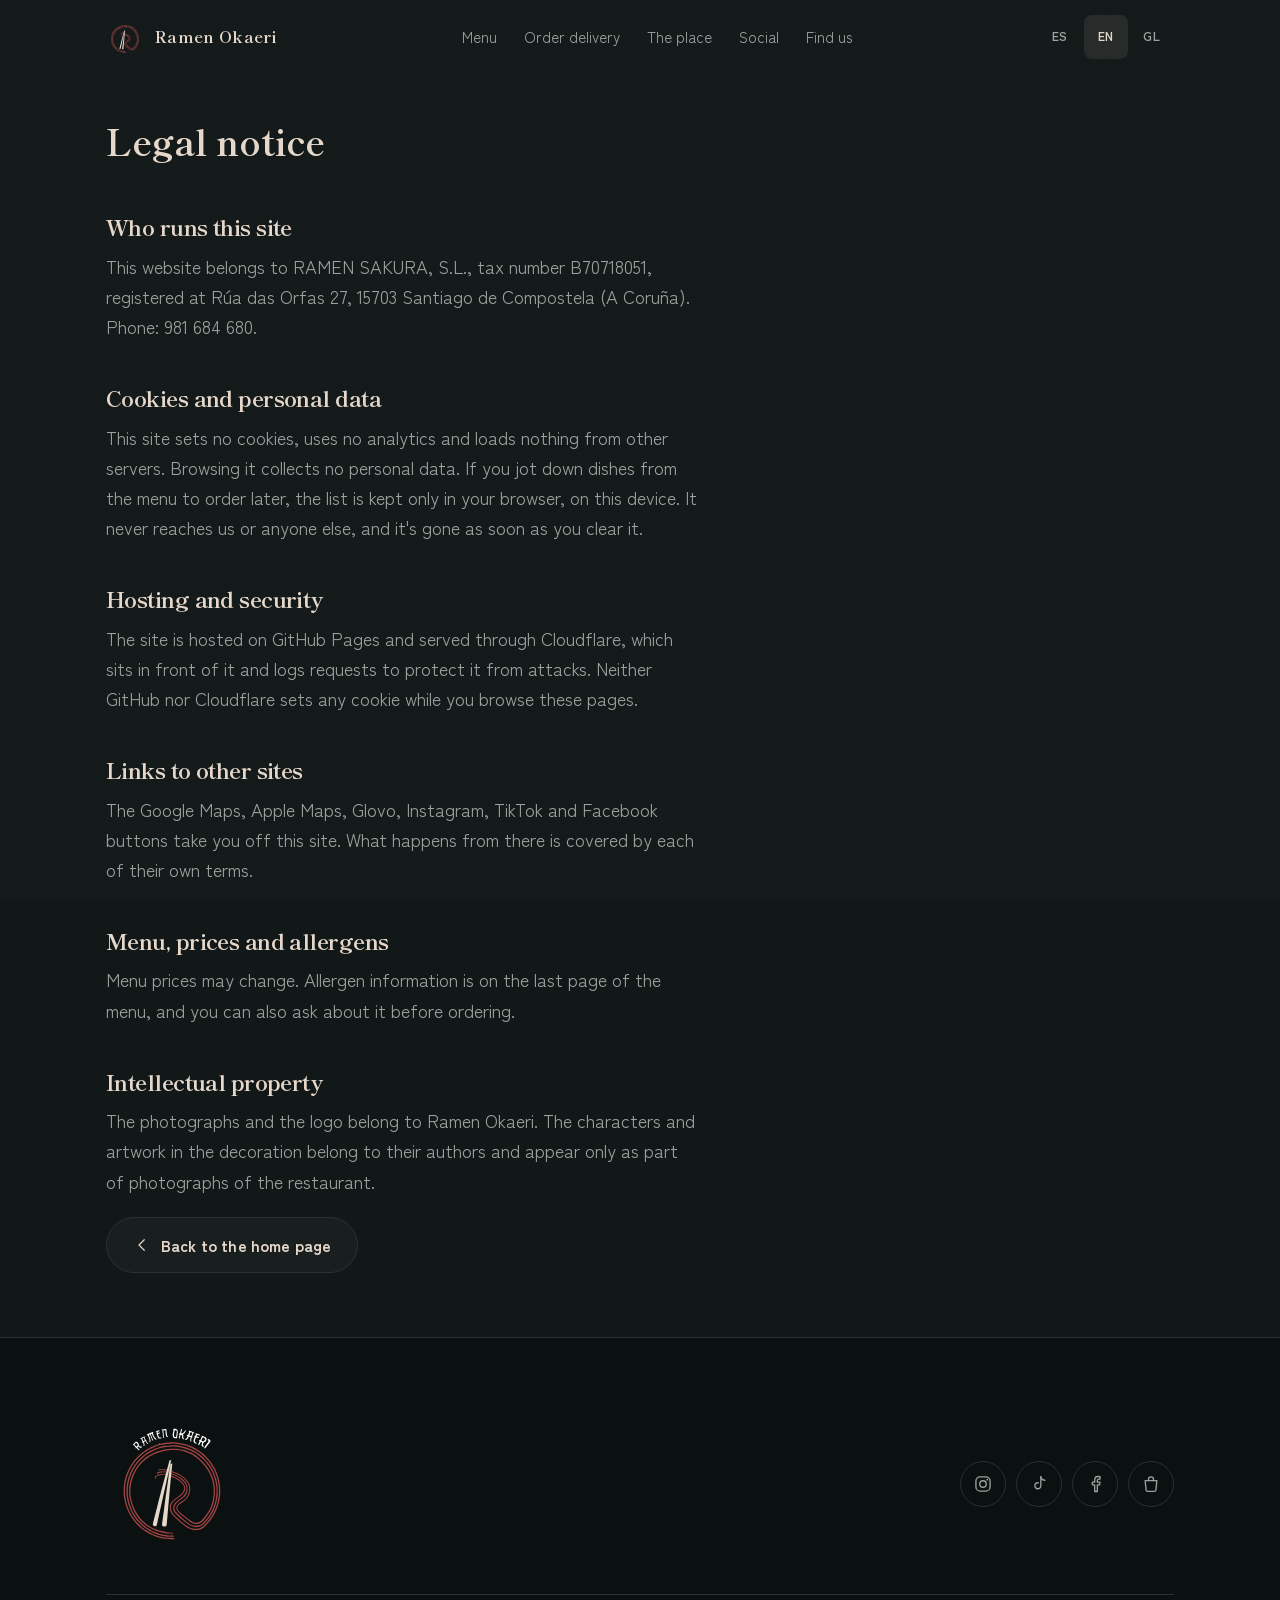
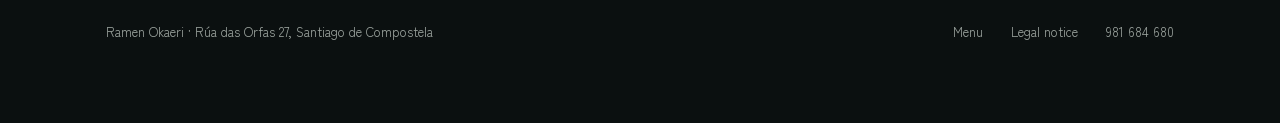
<file: en/aviso-legal/index.html>
<!doctype html>
<html lang="en">
<head>
<meta charset="utf-8">
<meta name="viewport" content="width=device-width, initial-scale=1, viewport-fit=cover">
<title>Legal notice · Ramen Okaeri</title>
<meta name="description" content="Legal notice">
<meta name="robots" content="noindex">
<link rel="canonical" href="https://ramenokaeri.com/en/aviso-legal/">
 <link rel="alternate" hreflang="es" href="https://ramenokaeri.com/aviso-legal/">
 <link rel="alternate" hreflang="en" href="https://ramenokaeri.com/en/aviso-legal/">
 <link rel="alternate" hreflang="gl" href="https://ramenokaeri.com/gl/aviso-legal/">
<link rel="alternate" hreflang="x-default" href="https://ramenokaeri.com/">
<meta name="theme-color" content="#121818">
<meta name="color-scheme" content="dark">
<meta name="apple-mobile-web-app-title" content="Okaeri">
<meta name="apple-mobile-web-app-status-bar-style" content="black-translucent">
<link rel="icon" href="/favicon.ico" sizes="48x48">
<link rel="apple-touch-icon" href="/assets/brand/apple-touch-icon.png">
<link rel="manifest" href="/site.webmanifest">
<meta property="og:type" content="restaurant">
<meta property="og:site_name" content="Ramen Okaeri">
<meta property="og:locale" content="en_GB">
<meta property="og:title" content="Legal notice · Ramen Okaeri">
<meta property="og:description" content="Legal notice">
<meta property="og:url" content="https://ramenokaeri.com/en/aviso-legal/">
<meta property="og:image" content="https://ramenokaeri.com/assets/brand/og.jpg">
<meta property="og:image:width" content="1200">
<meta property="og:image:height" content="630">
<meta name="twitter:card" content="summary_large_image">
<link rel="preconnect" href="https://ramenokaeri.com">
<link rel="preload" href="/assets/fonts/shippori-700-latin.woff2" as="font" type="font/woff2" crossorigin>
<link rel="preload" href="/assets/fonts/zenkaku-400-latin.woff2" as="font" type="font/woff2" crossorigin>
<link rel="stylesheet" href="/css/style.css?v=ed16cea8">

</head>
<body>
<a class="saltar" href="#principal">Skip to content</a>
<header class="cab">
 <div class="env">
  <a class="marca" href="/en" aria-label="Ramen Okaeri">
   <img src="/assets/brand/simbolo.svg" width="38" height="38" alt="">
   <b>Ramen Okaeri</b>
  </a>
  <nav class="nav-esc" aria-label="Open menu">
   <ul><li><a href="/en/menu/">Menu</a></li><li><a href="/en#domicilio">Order delivery</a></li><li><a href="/en#sitio">The place</a></li><li><a href="/en#redes">Social</a></li><li><a href="/en#donde">Find us</a></li></ul>
  </nav>
  <div class="idi" role="group" aria-label="Language"><a href="/aviso-legal/"
 lang="es" hreflang="es">es</a><a href="/enaviso-legal/"
 lang="en" hreflang="en" aria-current="true">en</a><a href="/glaviso-legal/"
 lang="gl" hreflang="gl">gl</a></div>
  <button class="hamb" type="button" aria-expanded="false" aria-controls="panel"
   aria-label="Open menu"
   data-abrir="Open menu" data-cerrar="Close menu"><i></i></button>
 </div>
</header>
<div class="panel" id="panel" role="dialog" aria-modal="true"
 aria-label="Open menu">
 <div class="panel-top">
  <a class="marca" href="/en" aria-label="Ramen Okaeri">
   <img src="/assets/brand/simbolo.svg" width="38" height="38" alt="">
   <b>Ramen Okaeri</b>
  </a>
  <button class="hamb hamb-x" type="button" data-cerrar
   aria-label="Close menu"><i></i></button>
 </div>
 <nav class="panel-nav" aria-label="Open menu">
 <a href="/en/menu/">Menu</a>
 <a href="/en#domicilio">Order delivery</a>
 <a href="/en#sitio">The place</a>
 <a href="/en#redes">Social</a>
 <a href="/en#donde">Find us</a>
 <div class="idi" role="group" aria-label="Language"><a href="/aviso-legal/"
 lang="es" hreflang="es">es</a><a href="/enaviso-legal/"
 lang="en" hreflang="en" aria-current="true">en</a><a href="/glaviso-legal/"
 lang="gl" hreflang="gl">gl</a></div>
 </nav>
</div>
<main id="principal">
 <div class="env legal-cuerpo cuerpo">
  <h1>Legal notice</h1>
  <h2>Who runs this site</h2><p>This website belongs to RAMEN SAKURA, S.L., tax number B70718051, registered at Rúa das Orfas 27, 15703 Santiago de Compostela (A Coruña). Phone: 981 684 680.</p>
   <h2>Cookies and personal data</h2><p>This site sets no cookies, uses no analytics and loads nothing from other servers. Browsing it collects no personal data. If you jot down dishes from the menu to order later, the list is kept only in your browser, on this device. It never reaches us or anyone else, and it's gone as soon as you clear it.</p>
   <h2>Hosting and security</h2><p>The site is hosted on GitHub Pages and served through Cloudflare, which sits in front of it and logs requests to protect it from attacks. Neither GitHub nor Cloudflare sets any cookie while you browse these pages.</p>
   <h2>Links to other sites</h2><p>The Google Maps, Apple Maps, Glovo, Instagram, TikTok and Facebook buttons take you off this site. What happens from there is covered by each of their own terms.</p>
   <h2>Menu, prices and allergens</h2><p>Menu prices may change. Allergen information is on the last page of the menu, and you can also ask about it before ordering.</p>
   <h2>Intellectual property</h2><p>The photographs and the logo belong to Ramen Okaeri. The characters and artwork in the decoration belong to their authors and appear only as part of photographs of the restaurant.</p>
  <p class="tras-legal"><a class="btn btn-s" href="/en"><svg width="18" height="18" viewBox="0 0 24 24" fill="none" stroke="currentColor" stroke-width="1.6" stroke-linecap="round" stroke-linejoin="round" aria-hidden="true"><path d="M15 5l-7 7 7 7"/></svg>Back to the home page</a></p>
 </div>
</main>
<footer class="pie">
 <div class="env">
  <div class="pie-top">
   <a class="marca marca-grande" href="/en" aria-label="Ramen Okaeri">
    <img src="/assets/brand/logo.svg" width="132" height="132" alt="" loading="lazy" decoding="async">
   </a>
   <div>
    <h2 class="oculto">Follow us</h2>
    <div class="redes">
     <a href="https://www.instagram.com/ramenokaeri/" target="_blank" rel="noopener" aria-label="Instagram"><svg width="20" height="20" viewBox="0 0 24 24" fill="none" stroke="currentColor" stroke-width="1.6" aria-hidden="true"><rect x="3.5" y="3.5" width="17" height="17" rx="5"/><circle cx="12" cy="12" r="3.9"/><circle cx="17.2" cy="6.8" r="1.1" fill="currentColor" stroke="none"/></svg></a>
     <a href="https://www.tiktok.com/@ramen.okaeri" target="_blank" rel="noopener" aria-label="TikTok"><svg width="20" height="20" viewBox="0 0 24 24" fill="none" stroke="currentColor" stroke-width="1.6" stroke-linecap="round" stroke-linejoin="round" aria-hidden="true"><path d="M14.2 3.2v10.9a3.6 3.6 0 1 1-3.1-3.57"/><path d="M14.2 3.2a5 5 0 0 0 4.9 4.3"/></svg></a>
     <a href="https://www.facebook.com/61561088498256/" target="_blank" rel="noopener" aria-label="Facebook"><svg width="20" height="20" viewBox="0 0 24 24" fill="none" stroke="currentColor" stroke-width="1.6" stroke-linecap="round" stroke-linejoin="round" aria-hidden="true"><path d="M14.8 21v-8h2.7l.5-3.2h-3.2V7.7c0-.9.3-1.6 1.7-1.6h1.6V3.2A22 22 0 0 0 15.6 3c-2.4 0-4 1.5-4 4.3v2.5H8.8V13h2.8v8z"/></svg></a>
     <a href="https://glovoapp.com/es/es/santiago-de-compostela/stores/ramen-okaeri-santiago-de-compostela" target="_blank" rel="noopener" aria-label="Glovo"><svg width="20" height="20" viewBox="0 0 24 24" fill="none" stroke="currentColor" stroke-width="1.6" stroke-linecap="round" stroke-linejoin="round" aria-hidden="true"><path d="M5 8h14l-1.1 11.2a1.8 1.8 0 0 1-1.8 1.6H7.9a1.8 1.8 0 0 1-1.8-1.6z"/><path d="M9 8V6.4a3 3 0 0 1 6 0V8"/></svg></a>
    </div>
   </div>
  </div>
  <div class="pie-bajo">
   <p>Ramen Okaeri · Rúa das Orfas 27, Santiago de Compostela</p>
   <nav>
    <a href="/en/menu/">Menu</a>
    <a href="/en/aviso-legal/">Legal notice</a>
    <a href="tel:+34981684680">981 684 680</a>
   </nav>
  </div>
 </div>
</footer>
<script src="/js/main.js?v=559666e6" defer></script>
</body>
</html>
</file>
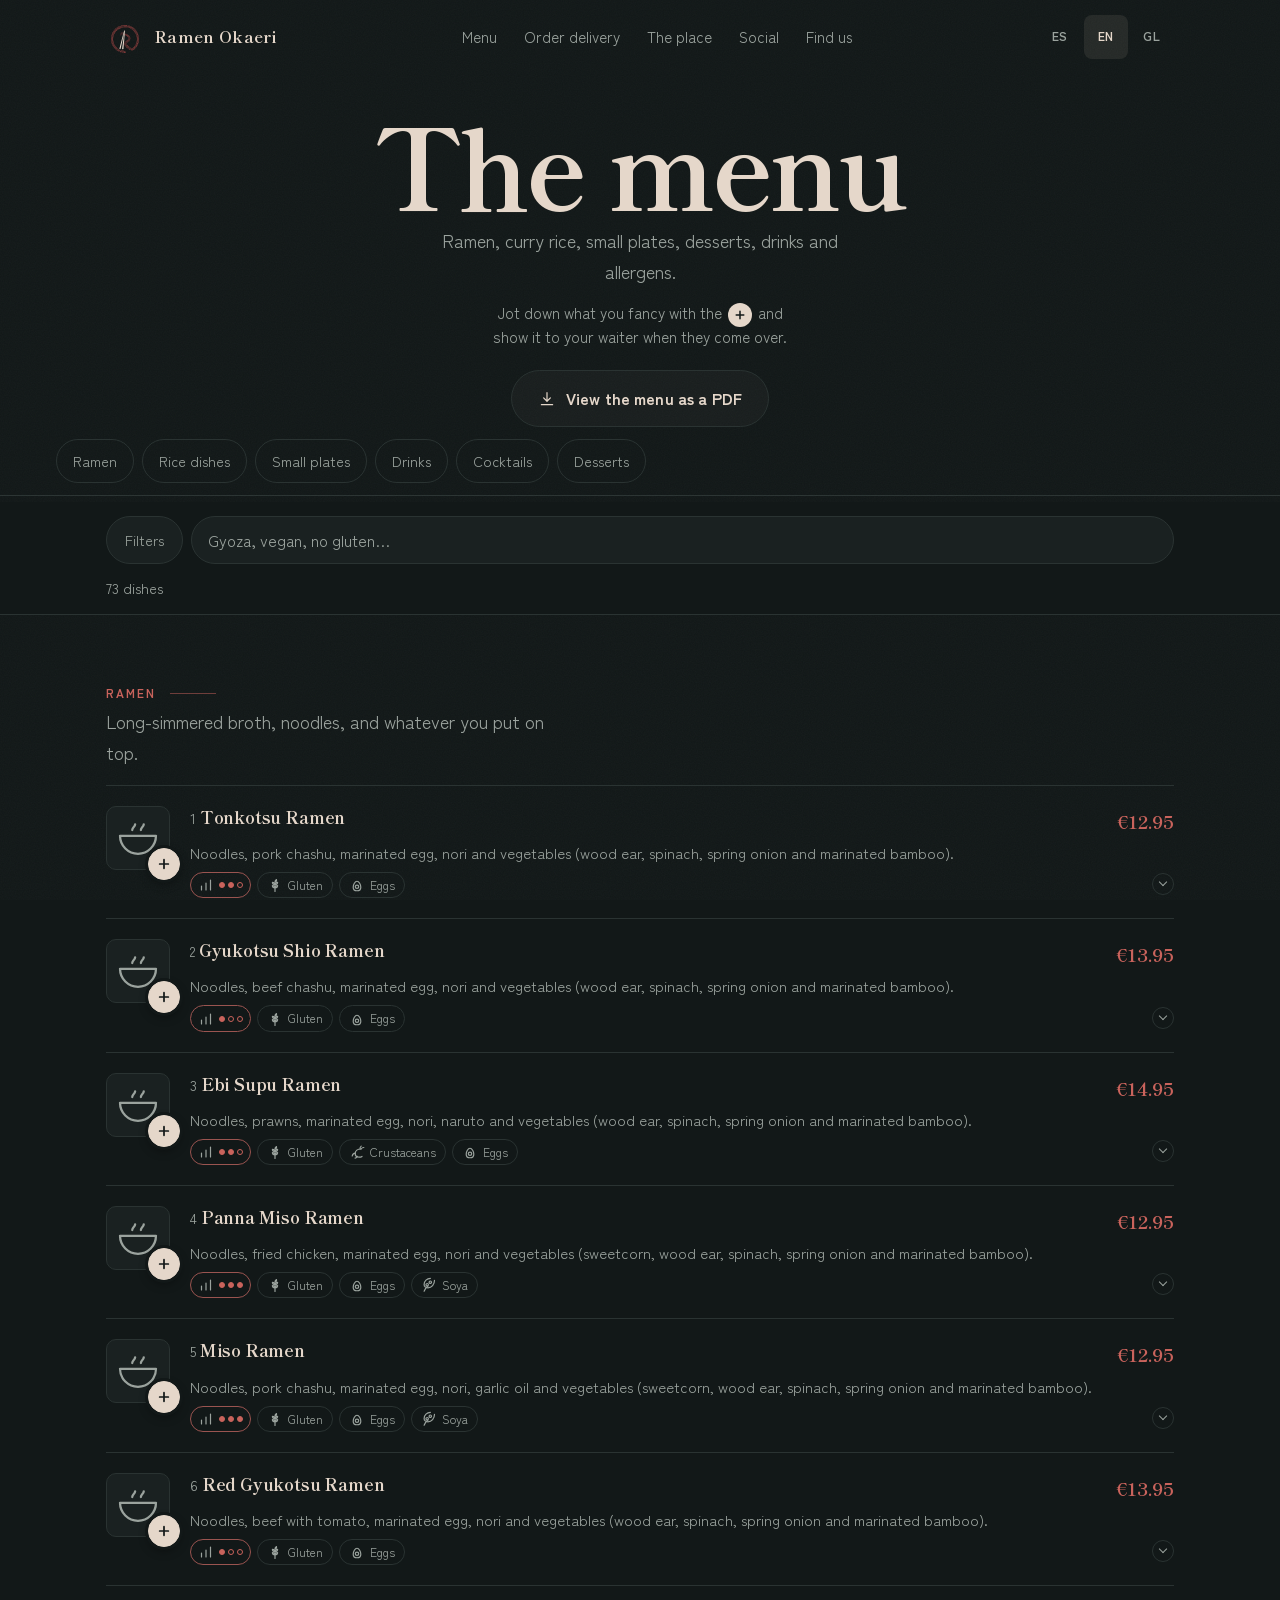
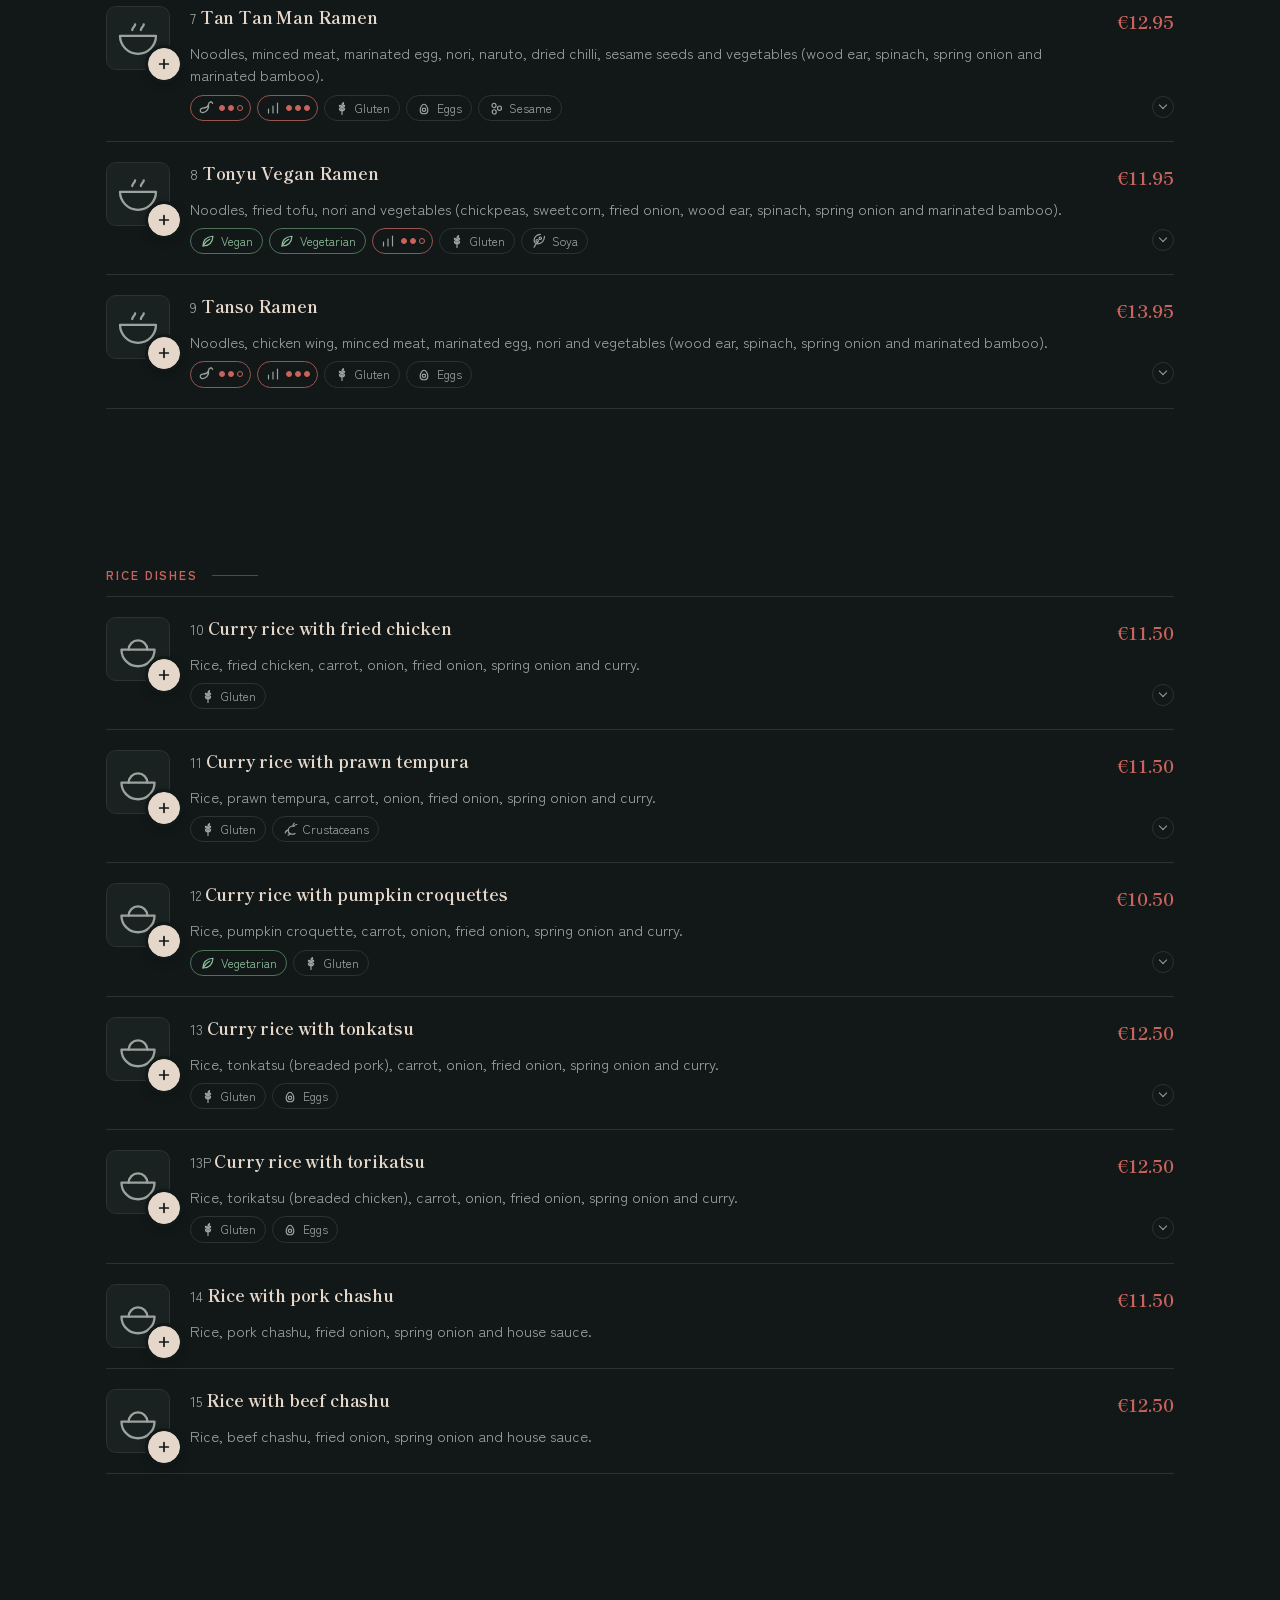
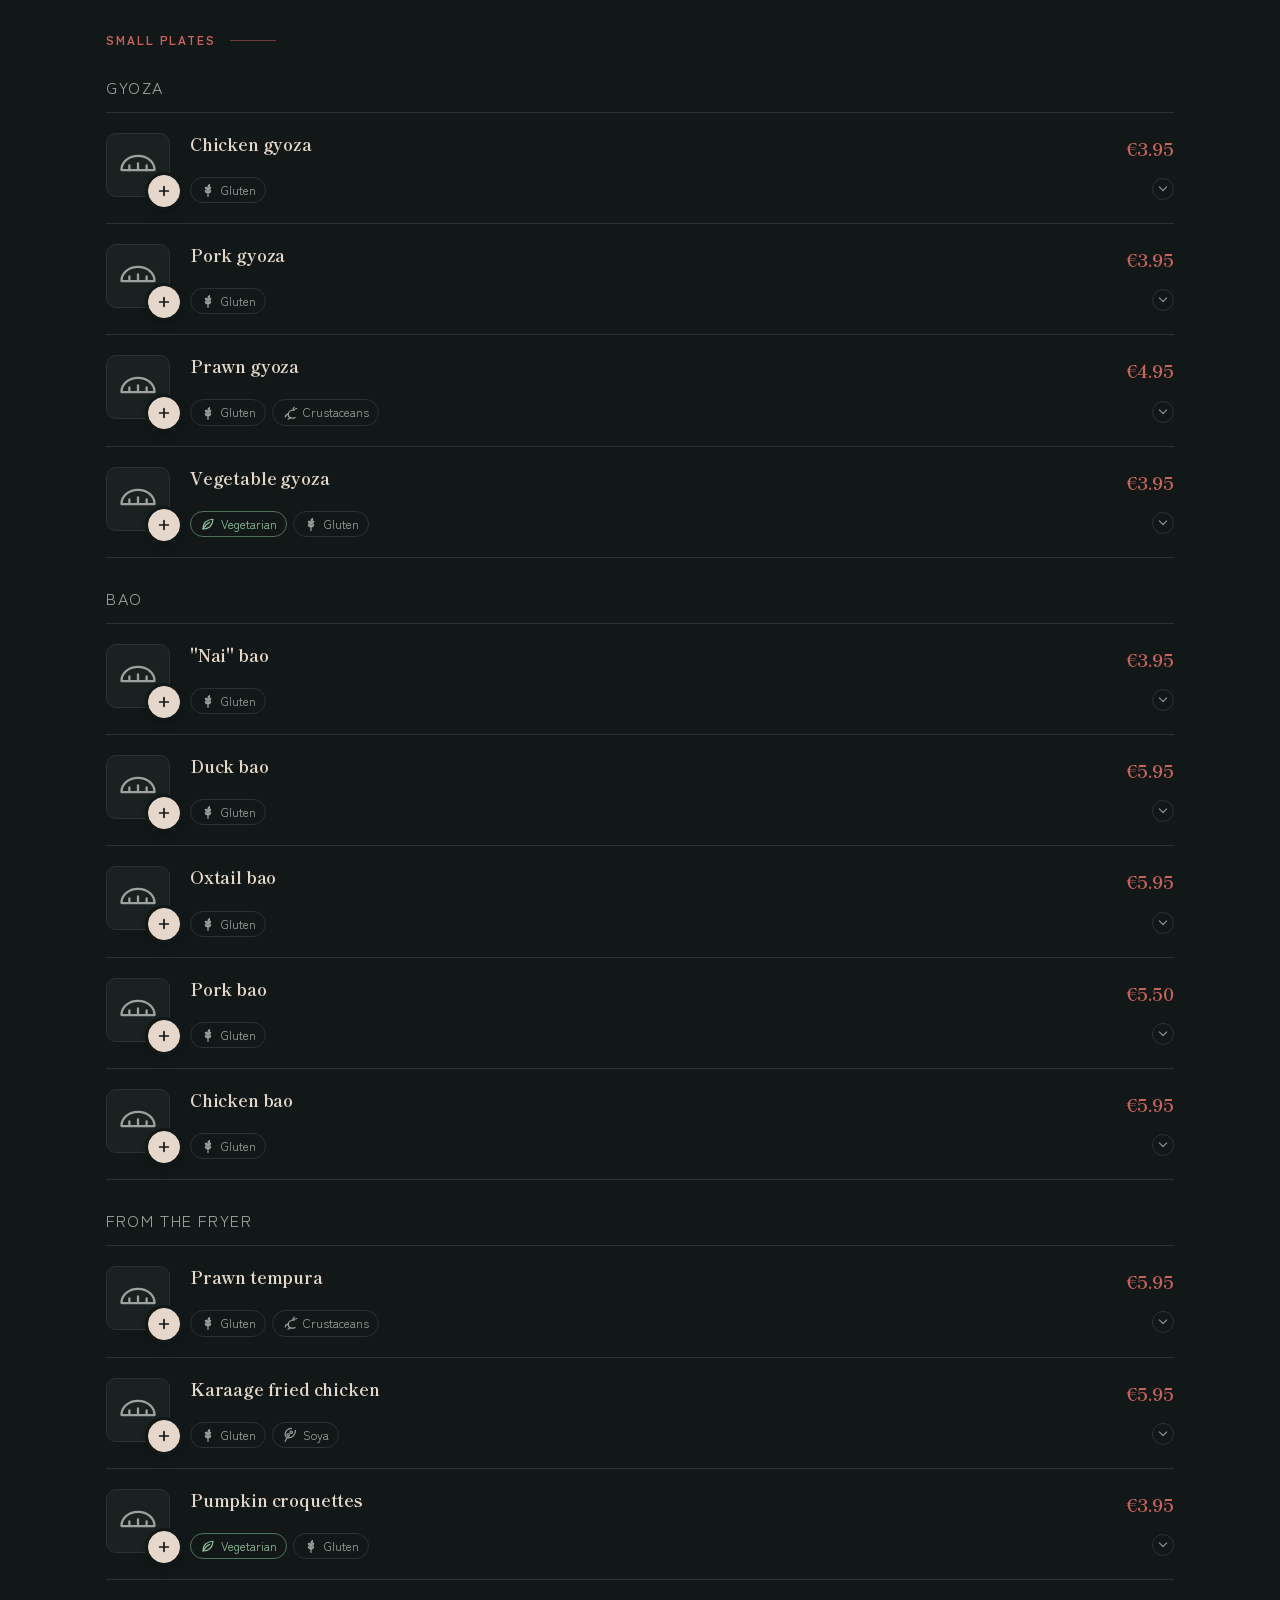
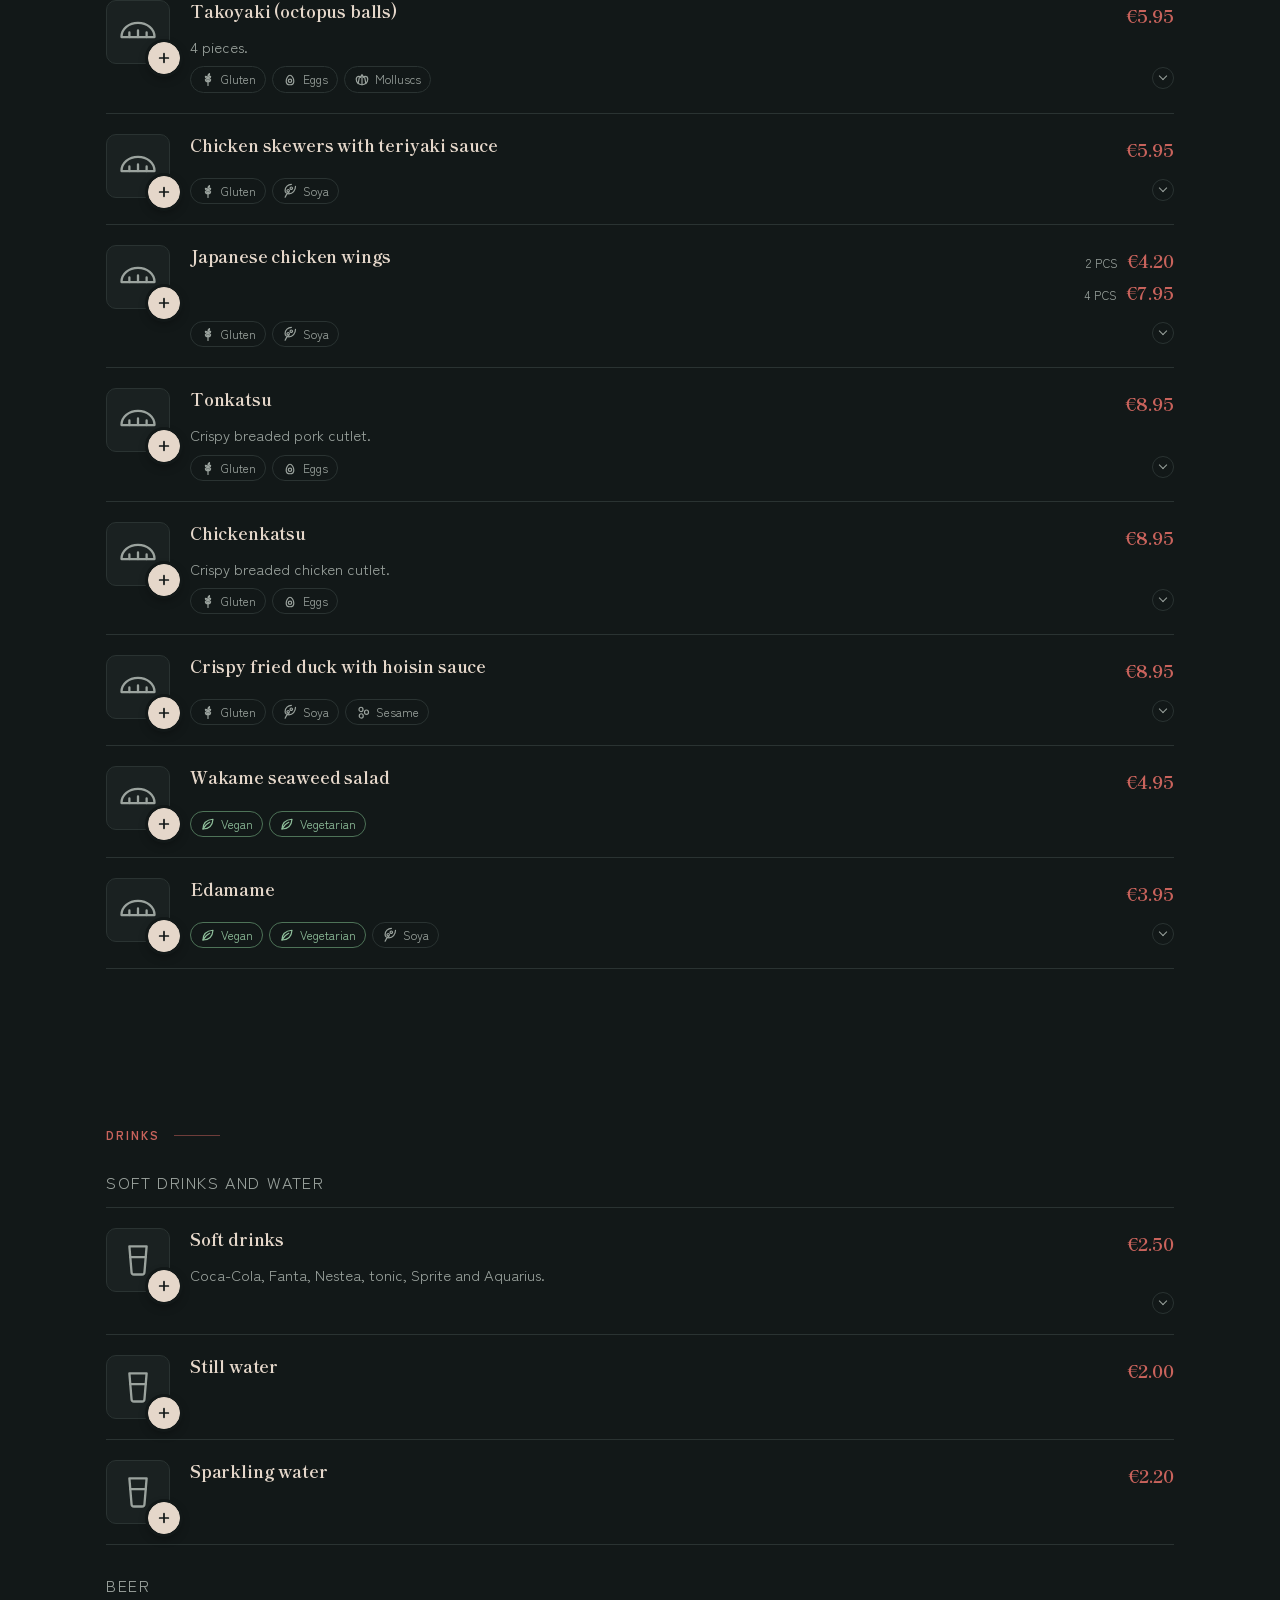
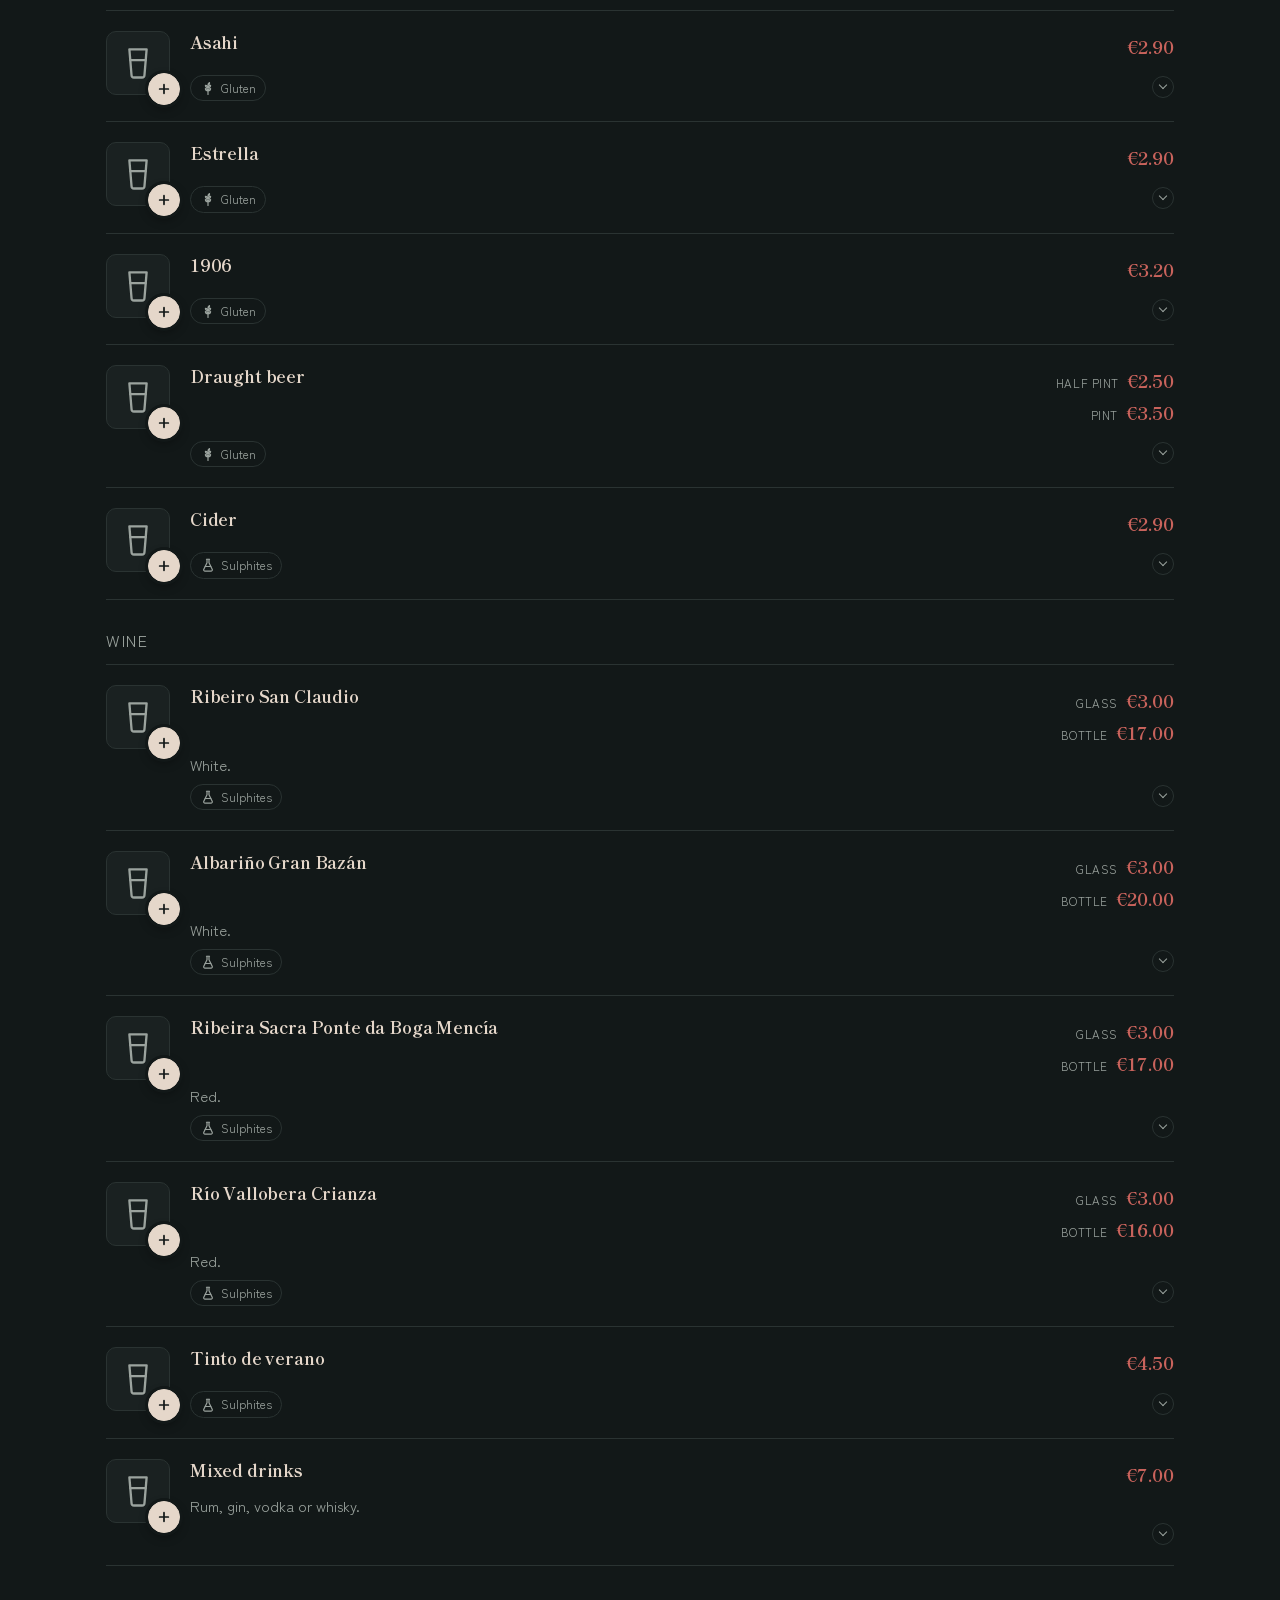
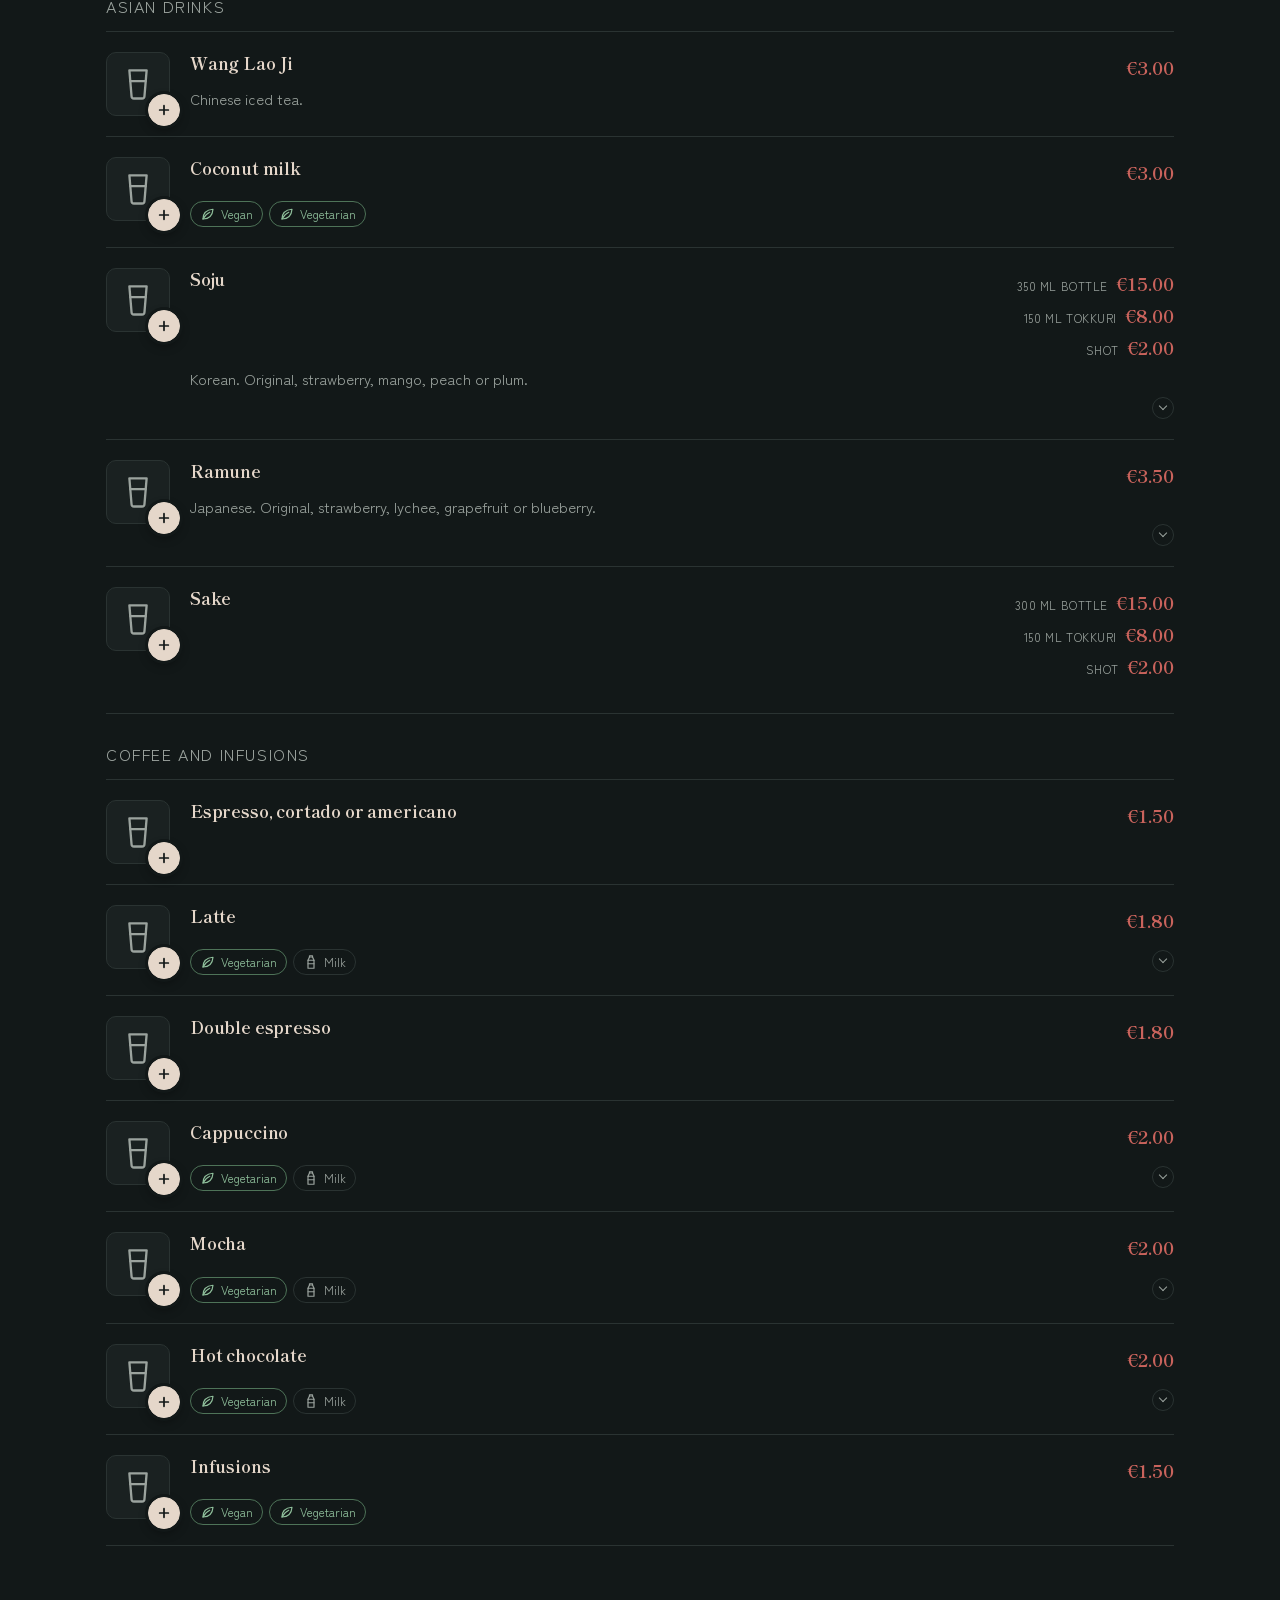
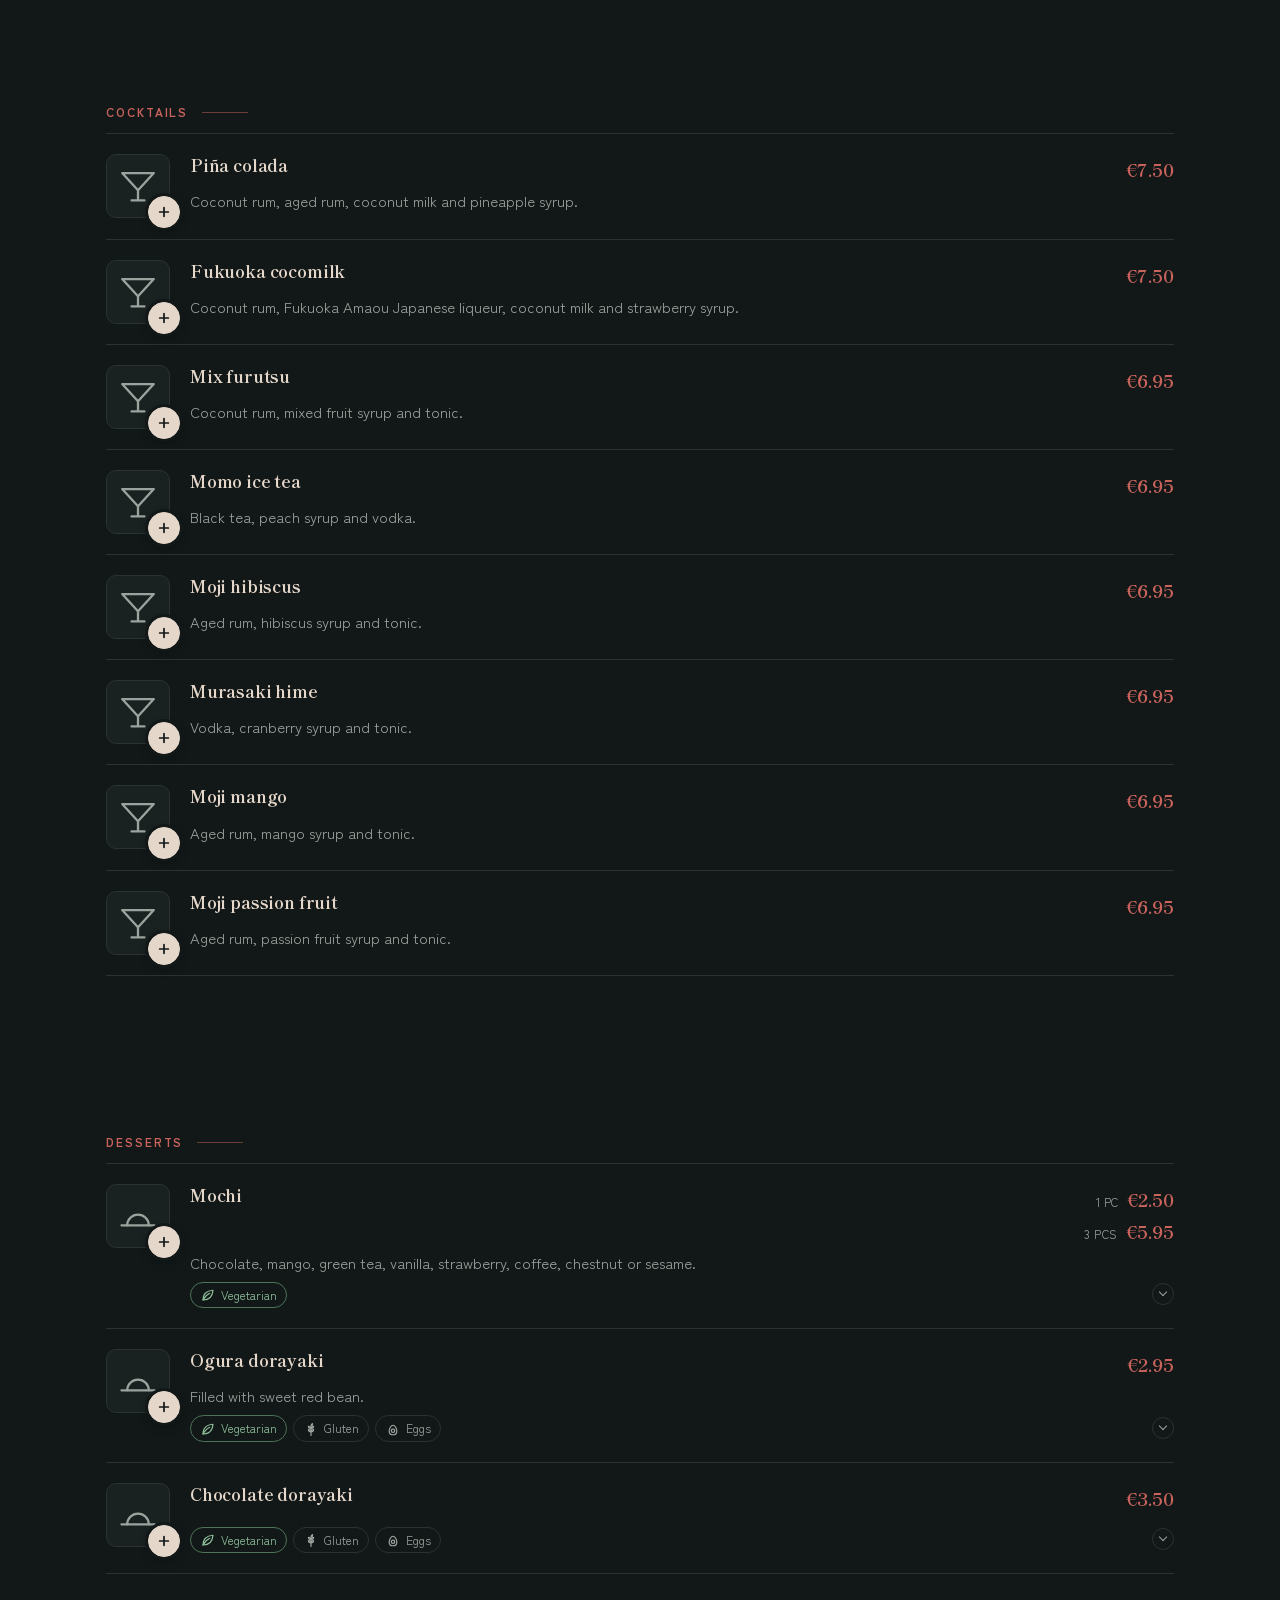
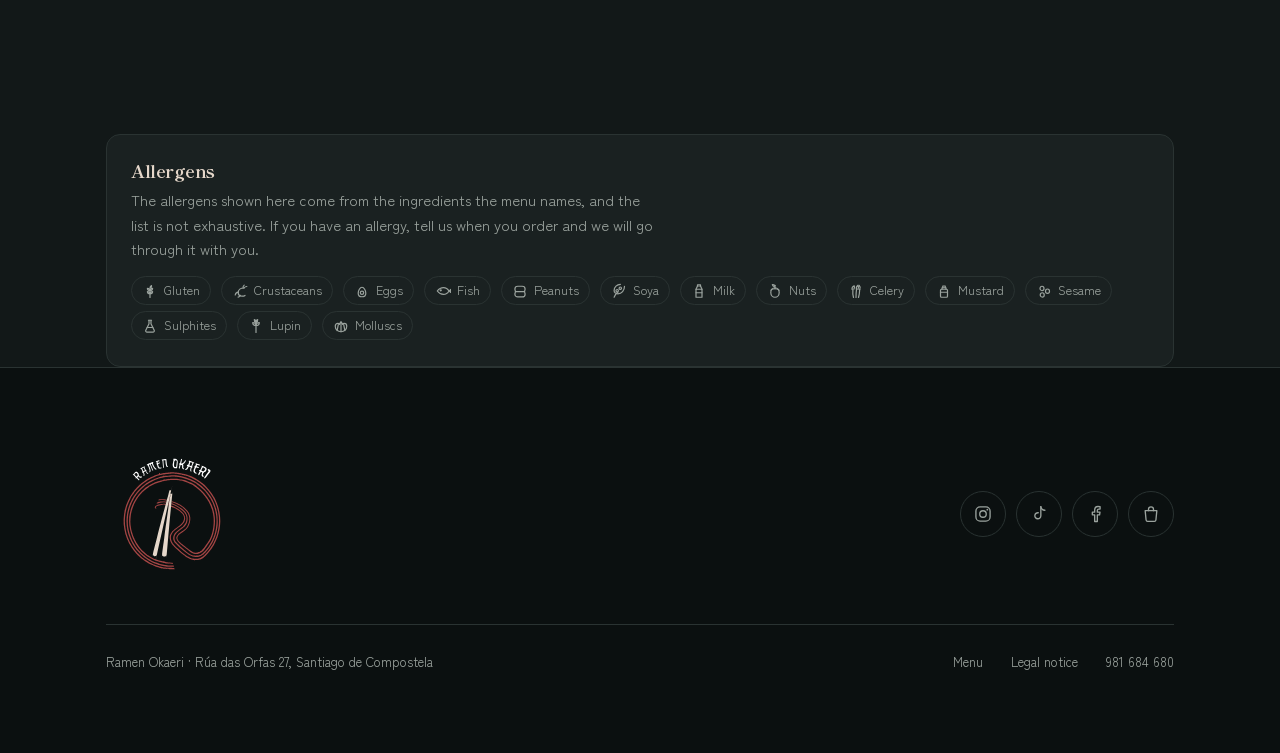
<file: en/menu/index.html>
<!doctype html>
<html lang="en">
<head>
<meta charset="utf-8">
<meta name="viewport" content="width=device-width, initial-scale=1, viewport-fit=cover">
<title>Menu · Ramen Okaeri</title>
<meta name="description" content="Full Ramen Okaeri menu: ramen, curry rice, small plates, desserts, drinks and the allergen table.">

<link rel="canonical" href="https://ramenokaeri.com/en/menu/">
 <link rel="alternate" hreflang="es" href="https://ramenokaeri.com/menu/">
 <link rel="alternate" hreflang="en" href="https://ramenokaeri.com/en/menu/">
 <link rel="alternate" hreflang="gl" href="https://ramenokaeri.com/gl/menu/">
<link rel="alternate" hreflang="x-default" href="https://ramenokaeri.com/">
<meta name="theme-color" content="#121818">
<meta name="color-scheme" content="dark">
<meta name="apple-mobile-web-app-title" content="Okaeri">
<meta name="apple-mobile-web-app-status-bar-style" content="black-translucent">
<link rel="icon" href="/favicon.ico" sizes="48x48">
<link rel="apple-touch-icon" href="/assets/brand/apple-touch-icon.png">
<link rel="manifest" href="/site.webmanifest">
<meta property="og:type" content="restaurant">
<meta property="og:site_name" content="Ramen Okaeri">
<meta property="og:locale" content="en_GB">
<meta property="og:title" content="Menu · Ramen Okaeri">
<meta property="og:description" content="Full Ramen Okaeri menu: ramen, curry rice, small plates, desserts, drinks and the allergen table.">
<meta property="og:url" content="https://ramenokaeri.com/en/menu/">
<meta property="og:image" content="https://ramenokaeri.com/assets/brand/og.jpg">
<meta property="og:image:width" content="1200">
<meta property="og:image:height" content="630">
<meta name="twitter:card" content="summary_large_image">
<link rel="preconnect" href="https://ramenokaeri.com">
<link rel="preload" href="/assets/fonts/shippori-700-latin.woff2" as="font" type="font/woff2" crossorigin>
<link rel="preload" href="/assets/fonts/zenkaku-400-latin.woff2" as="font" type="font/woff2" crossorigin>
<link rel="stylesheet" href="/css/style.css?v=ed16cea8">
<script type="application/ld+json">{"@context":"https://schema.org","@type":"BreadcrumbList","itemListElement":[{"@type":"ListItem","position":1,"name":"Ramen Okaeri","item":"https://ramenokaeri.com/en/"},{"@type":"ListItem","position":2,"name":"The menu","item":"https://ramenokaeri.com/en/menu/"}]}</script>
<script type="application/ld+json">{"@context":"https://schema.org","@type":"Menu","name":"The menu","inLanguage":"en","url":"https://ramenokaeri.com/en/menu/","hasMenuSection":[{"@type":"MenuSection","name":"Ramen","hasMenuItem":[{"@type":"MenuItem","name":"Tonkotsu Ramen","description":"Noodles, pork chashu, marinated egg, nori and vegetables (wood ear, spinach, spring onion and marinated bamboo).","offers":{"@type":"Offer","price":"12.95","priceCurrency":"EUR"}},{"@type":"MenuItem","name":"Gyukotsu Shio Ramen","description":"Noodles, beef chashu, marinated egg, nori and vegetables (wood ear, spinach, spring onion and marinated bamboo).","offers":{"@type":"Offer","price":"13.95","priceCurrency":"EUR"}},{"@type":"MenuItem","name":"Ebi Supu Ramen","description":"Noodles, prawns, marinated egg, nori, naruto and vegetables (wood ear, spinach, spring onion and marinated bamboo).","offers":{"@type":"Offer","price":"14.95","priceCurrency":"EUR"}},{"@type":"MenuItem","name":"Panna Miso Ramen","description":"Noodles, fried chicken, marinated egg, nori and vegetables (sweetcorn, wood ear, spinach, spring onion and marinated bamboo).","offers":{"@type":"Offer","price":"12.95","priceCurrency":"EUR"}},{"@type":"MenuItem","name":"Miso Ramen","description":"Noodles, pork chashu, marinated egg, nori, garlic oil and vegetables (sweetcorn, wood ear, spinach, spring onion and marinated bamboo).","offers":{"@type":"Offer","price":"12.95","priceCurrency":"EUR"}},{"@type":"MenuItem","name":"Red Gyukotsu Ramen","description":"Noodles, beef with tomato, marinated egg, nori and vegetables (wood ear, spinach, spring onion and marinated bamboo).","offers":{"@type":"Offer","price":"13.95","priceCurrency":"EUR"}},{"@type":"MenuItem","name":"Tan Tan Man Ramen","description":"Noodles, minced meat, marinated egg, nori, naruto, dried chilli, sesame seeds and vegetables (wood ear, spinach, spring onion and marinated bamboo).","offers":{"@type":"Offer","price":"12.95","priceCurrency":"EUR"}},{"@type":"MenuItem","name":"Tonyu Vegan Ramen","description":"Noodles, fried tofu, nori and vegetables (chickpeas, sweetcorn, fried onion, wood ear, spinach, spring onion and marinated bamboo).","offers":{"@type":"Offer","price":"11.95","priceCurrency":"EUR"},"suitableForDiet":"https://schema.org/VeganDiet"},{"@type":"MenuItem","name":"Tanso Ramen","description":"Noodles, chicken wing, minced meat, marinated egg, nori and vegetables (wood ear, spinach, spring onion and marinated bamboo).","offers":{"@type":"Offer","price":"13.95","priceCurrency":"EUR"}}]},{"@type":"MenuSection","name":"Rice dishes","hasMenuItem":[{"@type":"MenuItem","name":"Curry rice with fried chicken","description":"Rice, fried chicken, carrot, onion, fried onion, spring onion and curry.","offers":{"@type":"Offer","price":"11.50","priceCurrency":"EUR"}},{"@type":"MenuItem","name":"Curry rice with prawn tempura","description":"Rice, prawn tempura, carrot, onion, fried onion, spring onion and curry.","offers":{"@type":"Offer","price":"11.50","priceCurrency":"EUR"}},{"@type":"MenuItem","name":"Curry rice with pumpkin croquettes","description":"Rice, pumpkin croquette, carrot, onion, fried onion, spring onion and curry.","offers":{"@type":"Offer","price":"10.50","priceCurrency":"EUR"},"suitableForDiet":"https://schema.org/VegetarianDiet"},{"@type":"MenuItem","name":"Curry rice with tonkatsu","description":"Rice, tonkatsu (breaded pork), carrot, onion, fried onion, spring onion and curry.","offers":{"@type":"Offer","price":"12.50","priceCurrency":"EUR"}},{"@type":"MenuItem","name":"Curry rice with torikatsu","description":"Rice, torikatsu (breaded chicken), carrot, onion, fried onion, spring onion and curry.","offers":{"@type":"Offer","price":"12.50","priceCurrency":"EUR"}},{"@type":"MenuItem","name":"Rice with pork chashu","description":"Rice, pork chashu, fried onion, spring onion and house sauce.","offers":{"@type":"Offer","price":"11.50","priceCurrency":"EUR"}},{"@type":"MenuItem","name":"Rice with beef chashu","description":"Rice, beef chashu, fried onion, spring onion and house sauce.","offers":{"@type":"Offer","price":"12.50","priceCurrency":"EUR"}}]},{"@type":"MenuSection","name":"Small plates","hasMenuItem":[{"@type":"MenuItem","name":"Chicken gyoza","offers":{"@type":"Offer","price":"3.95","priceCurrency":"EUR"}},{"@type":"MenuItem","name":"Pork gyoza","offers":{"@type":"Offer","price":"3.95","priceCurrency":"EUR"}},{"@type":"MenuItem","name":"Prawn gyoza","offers":{"@type":"Offer","price":"4.95","priceCurrency":"EUR"}},{"@type":"MenuItem","name":"Vegetable gyoza","offers":{"@type":"Offer","price":"3.95","priceCurrency":"EUR"},"suitableForDiet":"https://schema.org/VegetarianDiet"},{"@type":"MenuItem","name":"\"Nai\" bao","offers":{"@type":"Offer","price":"3.95","priceCurrency":"EUR"}},{"@type":"MenuItem","name":"Duck bao","offers":{"@type":"Offer","price":"5.95","priceCurrency":"EUR"}},{"@type":"MenuItem","name":"Oxtail bao","offers":{"@type":"Offer","price":"5.95","priceCurrency":"EUR"}},{"@type":"MenuItem","name":"Pork bao","offers":{"@type":"Offer","price":"5.50","priceCurrency":"EUR"}},{"@type":"MenuItem","name":"Chicken bao","offers":{"@type":"Offer","price":"5.95","priceCurrency":"EUR"}},{"@type":"MenuItem","name":"Prawn tempura","offers":{"@type":"Offer","price":"5.95","priceCurrency":"EUR"}},{"@type":"MenuItem","name":"Karaage fried chicken","offers":{"@type":"Offer","price":"5.95","priceCurrency":"EUR"}},{"@type":"MenuItem","name":"Pumpkin croquettes","offers":{"@type":"Offer","price":"3.95","priceCurrency":"EUR"},"suitableForDiet":"https://schema.org/VegetarianDiet"},{"@type":"MenuItem","name":"Takoyaki (octopus balls)","description":"4 pieces.","offers":{"@type":"Offer","price":"5.95","priceCurrency":"EUR"}},{"@type":"MenuItem","name":"Chicken skewers with teriyaki sauce","offers":{"@type":"Offer","price":"5.95","priceCurrency":"EUR"}},{"@type":"MenuItem","name":"Japanese chicken wings","offers":[{"@type":"Offer","price":"4.20","priceCurrency":"EUR","name":"2 pcs"},{"@type":"Offer","price":"7.95","priceCurrency":"EUR","name":"4 pcs"}]},{"@type":"MenuItem","name":"Tonkatsu","description":"Crispy breaded pork cutlet.","offers":{"@type":"Offer","price":"8.95","priceCurrency":"EUR"}},{"@type":"MenuItem","name":"Chickenkatsu","description":"Crispy breaded chicken cutlet.","offers":{"@type":"Offer","price":"8.95","priceCurrency":"EUR"}},{"@type":"MenuItem","name":"Crispy fried duck with hoisin sauce","offers":{"@type":"Offer","price":"8.95","priceCurrency":"EUR"}},{"@type":"MenuItem","name":"Wakame seaweed salad","offers":{"@type":"Offer","price":"4.95","priceCurrency":"EUR"},"suitableForDiet":"https://schema.org/VeganDiet"},{"@type":"MenuItem","name":"Edamame","offers":{"@type":"Offer","price":"3.95","priceCurrency":"EUR"},"suitableForDiet":"https://schema.org/VeganDiet"}]},{"@type":"MenuSection","name":"Drinks","hasMenuItem":[{"@type":"MenuItem","name":"Soft drinks","description":"Coca-Cola, Fanta, Nestea, tonic, Sprite and Aquarius.","offers":{"@type":"Offer","price":"2.50","priceCurrency":"EUR"}},{"@type":"MenuItem","name":"Still water","offers":{"@type":"Offer","price":"2.00","priceCurrency":"EUR"}},{"@type":"MenuItem","name":"Sparkling water","offers":{"@type":"Offer","price":"2.20","priceCurrency":"EUR"}},{"@type":"MenuItem","name":"Asahi","offers":{"@type":"Offer","price":"2.90","priceCurrency":"EUR"}},{"@type":"MenuItem","name":"Estrella","offers":{"@type":"Offer","price":"2.90","priceCurrency":"EUR"}},{"@type":"MenuItem","name":"1906","offers":{"@type":"Offer","price":"3.20","priceCurrency":"EUR"}},{"@type":"MenuItem","name":"Draught beer","offers":[{"@type":"Offer","price":"2.50","priceCurrency":"EUR","name":"Half pint"},{"@type":"Offer","price":"3.50","priceCurrency":"EUR","name":"Pint"}]},{"@type":"MenuItem","name":"Cider","offers":{"@type":"Offer","price":"2.90","priceCurrency":"EUR"}},{"@type":"MenuItem","name":"Ribeiro San Claudio","description":"White.","offers":[{"@type":"Offer","price":"3.00","priceCurrency":"EUR","name":"Glass"},{"@type":"Offer","price":"17.00","priceCurrency":"EUR","name":"Bottle"}]},{"@type":"MenuItem","name":"Albariño Gran Bazán","description":"White.","offers":[{"@type":"Offer","price":"3.00","priceCurrency":"EUR","name":"Glass"},{"@type":"Offer","price":"20.00","priceCurrency":"EUR","name":"Bottle"}]},{"@type":"MenuItem","name":"Ribeira Sacra Ponte da Boga Mencía","description":"Red.","offers":[{"@type":"Offer","price":"3.00","priceCurrency":"EUR","name":"Glass"},{"@type":"Offer","price":"17.00","priceCurrency":"EUR","name":"Bottle"}]},{"@type":"MenuItem","name":"Río Vallobera Crianza","description":"Red.","offers":[{"@type":"Offer","price":"3.00","priceCurrency":"EUR","name":"Glass"},{"@type":"Offer","price":"16.00","priceCurrency":"EUR","name":"Bottle"}]},{"@type":"MenuItem","name":"Tinto de verano","offers":{"@type":"Offer","price":"4.50","priceCurrency":"EUR"}},{"@type":"MenuItem","name":"Mixed drinks","description":"Rum, gin, vodka or whisky.","offers":{"@type":"Offer","price":"7.00","priceCurrency":"EUR"}},{"@type":"MenuItem","name":"Wang Lao Ji","description":"Chinese iced tea.","offers":{"@type":"Offer","price":"3.00","priceCurrency":"EUR"}},{"@type":"MenuItem","name":"Coconut milk","offers":{"@type":"Offer","price":"3.00","priceCurrency":"EUR"},"suitableForDiet":"https://schema.org/VeganDiet"},{"@type":"MenuItem","name":"Soju","description":"Korean. Original, strawberry, mango, peach or plum.","offers":[{"@type":"Offer","price":"15.00","priceCurrency":"EUR","name":"350 ml bottle"},{"@type":"Offer","price":"8.00","priceCurrency":"EUR","name":"150 ml tokkuri"},{"@type":"Offer","price":"2.00","priceCurrency":"EUR","name":"Shot"}]},{"@type":"MenuItem","name":"Ramune","description":"Japanese. Original, strawberry, lychee, grapefruit or blueberry.","offers":{"@type":"Offer","price":"3.50","priceCurrency":"EUR"}},{"@type":"MenuItem","name":"Sake","offers":[{"@type":"Offer","price":"15.00","priceCurrency":"EUR","name":"300 ml bottle"},{"@type":"Offer","price":"8.00","priceCurrency":"EUR","name":"150 ml tokkuri"},{"@type":"Offer","price":"2.00","priceCurrency":"EUR","name":"Shot"}]},{"@type":"MenuItem","name":"Espresso, cortado or americano","offers":{"@type":"Offer","price":"1.50","priceCurrency":"EUR"}},{"@type":"MenuItem","name":"Latte","offers":{"@type":"Offer","price":"1.80","priceCurrency":"EUR"},"suitableForDiet":"https://schema.org/VegetarianDiet"},{"@type":"MenuItem","name":"Double espresso","offers":{"@type":"Offer","price":"1.80","priceCurrency":"EUR"}},{"@type":"MenuItem","name":"Cappuccino","offers":{"@type":"Offer","price":"2.00","priceCurrency":"EUR"},"suitableForDiet":"https://schema.org/VegetarianDiet"},{"@type":"MenuItem","name":"Mocha","offers":{"@type":"Offer","price":"2.00","priceCurrency":"EUR"},"suitableForDiet":"https://schema.org/VegetarianDiet"},{"@type":"MenuItem","name":"Hot chocolate","offers":{"@type":"Offer","price":"2.00","priceCurrency":"EUR"},"suitableForDiet":"https://schema.org/VegetarianDiet"},{"@type":"MenuItem","name":"Infusions","offers":{"@type":"Offer","price":"1.50","priceCurrency":"EUR"},"suitableForDiet":"https://schema.org/VeganDiet"}]},{"@type":"MenuSection","name":"Cocktails","hasMenuItem":[{"@type":"MenuItem","name":"Piña colada","description":"Coconut rum, aged rum, coconut milk and pineapple syrup.","offers":{"@type":"Offer","price":"7.50","priceCurrency":"EUR"}},{"@type":"MenuItem","name":"Fukuoka cocomilk","description":"Coconut rum, Fukuoka Amaou Japanese liqueur, coconut milk and strawberry syrup.","offers":{"@type":"Offer","price":"7.50","priceCurrency":"EUR"}},{"@type":"MenuItem","name":"Mix furutsu","description":"Coconut rum, mixed fruit syrup and tonic.","offers":{"@type":"Offer","price":"6.95","priceCurrency":"EUR"}},{"@type":"MenuItem","name":"Momo ice tea","description":"Black tea, peach syrup and vodka.","offers":{"@type":"Offer","price":"6.95","priceCurrency":"EUR"}},{"@type":"MenuItem","name":"Moji hibiscus","description":"Aged rum, hibiscus syrup and tonic.","offers":{"@type":"Offer","price":"6.95","priceCurrency":"EUR"}},{"@type":"MenuItem","name":"Murasaki hime","description":"Vodka, cranberry syrup and tonic.","offers":{"@type":"Offer","price":"6.95","priceCurrency":"EUR"}},{"@type":"MenuItem","name":"Moji mango","description":"Aged rum, mango syrup and tonic.","offers":{"@type":"Offer","price":"6.95","priceCurrency":"EUR"}},{"@type":"MenuItem","name":"Moji passion fruit","description":"Aged rum, passion fruit syrup and tonic.","offers":{"@type":"Offer","price":"6.95","priceCurrency":"EUR"}}]},{"@type":"MenuSection","name":"Desserts","hasMenuItem":[{"@type":"MenuItem","name":"Mochi","description":"Chocolate, mango, green tea, vanilla, strawberry, coffee, chestnut or sesame.","offers":[{"@type":"Offer","price":"2.50","priceCurrency":"EUR","name":"1 pc"},{"@type":"Offer","price":"5.95","priceCurrency":"EUR","name":"3 pcs"}],"suitableForDiet":"https://schema.org/VegetarianDiet"},{"@type":"MenuItem","name":"Ogura dorayaki","description":"Filled with sweet red bean.","offers":{"@type":"Offer","price":"2.95","priceCurrency":"EUR"},"suitableForDiet":"https://schema.org/VegetarianDiet"},{"@type":"MenuItem","name":"Chocolate dorayaki","offers":{"@type":"Offer","price":"3.50","priceCurrency":"EUR"},"suitableForDiet":"https://schema.org/VegetarianDiet"}]}]}</script>
</head>
<body class="pag-menu">
<a class="saltar" href="#principal">Skip to content</a>
<header class="cab">
 <div class="env">
  <a class="marca" href="/en" aria-label="Ramen Okaeri">
   <img src="/assets/brand/simbolo.svg" width="38" height="38" alt="">
   <b>Ramen Okaeri</b>
  </a>
  <nav class="nav-esc" aria-label="Open menu">
   <ul><li><a href="/en/menu/">Menu</a></li><li><a href="/en#domicilio">Order delivery</a></li><li><a href="/en#sitio">The place</a></li><li><a href="/en#redes">Social</a></li><li><a href="/en#donde">Find us</a></li></ul>
  </nav>
  <div class="idi" role="group" aria-label="Language"><a href="/"
 lang="es" hreflang="es">es</a><a href="/en"
 lang="en" hreflang="en" aria-current="true">en</a><a href="/gl"
 lang="gl" hreflang="gl">gl</a></div>
  <button class="hamb" type="button" aria-expanded="false" aria-controls="panel"
   aria-label="Open menu"
   data-abrir="Open menu" data-cerrar="Close menu"><i></i></button>
 </div>
</header>
<div class="panel" id="panel" role="dialog" aria-modal="true"
 aria-label="Open menu">
 <div class="panel-top">
  <a class="marca" href="/en" aria-label="Ramen Okaeri">
   <img src="/assets/brand/simbolo.svg" width="38" height="38" alt="">
   <b>Ramen Okaeri</b>
  </a>
  <button class="hamb hamb-x" type="button" data-cerrar
   aria-label="Close menu"><i></i></button>
 </div>
 <nav class="panel-nav" aria-label="Open menu">
 <a href="/en/menu/">Menu</a>
 <a href="/en#domicilio">Order delivery</a>
 <a href="/en#sitio">The place</a>
 <a href="/en#redes">Social</a>
 <a href="/en#donde">Find us</a>
 <div class="idi" role="group" aria-label="Language"><a href="/"
 lang="es" hreflang="es">es</a><a href="/en"
 lang="en" hreflang="en" aria-current="true">en</a><a href="/gl"
 lang="gl" hreflang="gl">gl</a></div>
 </nav>
</div>
<main id="principal">
<svg class="oculto" aria-hidden="true" focusable="false"><defs>
<g id="pl-ramen"><path d="M3.5 14.5h25a12.5 12.5 0 0 1-25 0Z"/><path d="M12 10.5c0-2 2-2.2 2-4M18 10.5c0-2 2-2.2 2-4"/></g>
<g id="pl-arroz"><path d="M4.5 16.5h23a11.5 11.5 0 0 1-23 0Z"/><path d="M9.5 16.5a6.5 6.5 0 0 1 13 0"/></g>
<g id="pl-tapa"><path d="M4.5 19.5h23c0-5.7-5.1-9.8-11.5-9.8S4.5 13.8 4.5 19.5Z"/><path d="M10 19.5v-3.2M16 19.5v-4.6M22 19.5v-3.2"/></g>
<g id="pl-bebida"><path d="M10 6.5h12l-1.5 18a1.7 1.7 0 0 1-1.7 1.6h-5.6a1.7 1.7 0 0 1-1.7-1.6Z"/><path d="M10.7 14h10.6"/></g>
<g id="pl-postre"><path d="M4.5 22.5h23"/><path d="M8.5 22.5a7.5 7.5 0 0 1 15 0"/></g>
<g id="pl-coctel"><path d="M5 7h22L16 19Z"/><path d="M16 19v7M11.5 26h9"/></g>
<g id="pl-generico"><circle cx="16" cy="16" r="11"/><circle cx="16" cy="16" r="6"/></g>

<g id="alg-gluten"><path d="M16 29V12"/><path d="M16 21.5c-3.2 0-5.2-1.8-5.2-4.5 3.2 0 5.2 1.8 5.2 4.5Z"/><path d="M16 21.5c3.2 0 5.2-1.8 5.2-4.5-3.2 0-5.2 1.8-5.2 4.5Z"/><path d="M16 15c-3.2 0-5.2-1.8-5.2-4.5 3.2 0 5.2 1.8 5.2 4.5Z"/><path d="M16 15c3.2 0 5.2-1.8 5.2-4.5-3.2 0-5.2 1.8-5.2 4.5Z"/><path d="M16 10c0-2.5 1-4.2 2.9-5 .5 2.5-.5 4.3-2.9 5Z"/></g>
<g id="alg-crustaceos"><path d="M24 10c-6.6 0-11.6 3.8-11.6 9 0 4.3 3.5 7.4 8.2 7.4 2.4 0 4.2-.7 5.4-1.6"/><path d="M12.6 18.4c-3.4.3-5.6 2.4-6.1 5.6"/><path d="M24 10c1.4-1.9 3.3-2.9 5.6-3"/><path d="M22.2 9.6c-.4-2.2.4-4 2.2-5.4"/><path d="M16.6 24.8c-.8 1.9-2.3 3-4.4 3.4"/></g>
<g id="alg-huevos"><path d="M16 27.5c-4.4 0-7.6-3-7.6-7.2 0-5.2 3.6-11.8 7.6-11.8s7.6 6.6 7.6 11.8c0 4.2-3.2 7.2-7.6 7.2Z"/><circle cx="16" cy="19.5" r="3.4"/></g>
<g id="alg-pescado"><path d="M4.5 16c3.4-4.6 7.6-6.9 12.6-6.9 4.6 0 8.2 2.3 10.8 6.9-2.6 4.6-6.2 6.9-10.8 6.9-5 0-9.2-2.3-12.6-6.9Z"/><path d="M27.9 16c1.3-.5 2.4-1.5 3.3-3v6c-.9-1.5-2-2.5-3.3-3Z"/><circle cx="11.5" cy="14.6" r="1.1"/></g>
<g id="alg-cacahuetes"><path d="M20.4 6.5c3.4 0 5.8 2.5 5.8 5.6 0 2.2-1.1 3.4-1.1 5.1 0 1.8 1.1 2.9 1.1 5.1 0 3.1-2.4 5.6-5.8 5.6h-8.8c-3.4 0-5.8-2.5-5.8-5.6 0-2.2 1.1-3.3 1.1-5.1 0-1.7-1.1-2.9-1.1-5.1 0-3.1 2.4-5.6 5.8-5.6Z"/><path d="M7 17.2h18"/></g>
<g id="alg-soja"><path d="M27 6.5c0 8.4-5.6 15.3-13.2 15.3-4.4 0-7.6-2.9-7.6-7 0-6.8 5.8-12.2 12.6-12.2"/><circle cx="12.4" cy="15.4" r="2.4"/><circle cx="18.6" cy="10.4" r="2.4"/><path d="M6.2 28.5c1.6-4.3 4.2-7.6 7.6-9.8"/></g>
<g id="alg-leche"><path d="M10 12.5h12v16H10Z"/><path d="M10 12.5 13 6h6l3 6.5"/><path d="M13 6V3.5h6V6"/><path d="M10 19.5h12"/></g>
<g id="alg-frutos-secos"><path d="M16 28.5c-4.8 0-8.4-4.2-8.4-9.6 0-5 3.2-9.4 8.4-9.4s8.4 4.4 8.4 9.4c0 5.4-3.6 9.6-8.4 9.6Z"/><path d="M7.8 14.2c1.8-1.7 4.8-2.7 8.2-2.7s6.4 1 8.2 2.7"/><path d="M16 11.5V4.8"/><path d="M16 5.2c-1.4-1.5-3.2-2.2-5.4-2.2.3 2.4 1.7 3.9 4 4.4"/></g>
<g id="alg-apio"><path d="M11 29c-1.4-5-1.8-10.4-1.2-16.2"/><path d="M16 29c0-5.6.3-11 1-16.2"/><path d="M21 29c1.4-5 2.2-10.4 2.4-16.2"/><path d="M8.2 12.8c-.6-3.4.8-5.8 4.2-7.2 1 2.2.8 4.4-.6 6.6"/><path d="M17 12.8c-1-3.6 0-6.4 3-8.4 1.6 2.6 1.6 5.4 0 8.4"/><path d="M23.6 12.8c1.6-2.8 1.2-5.4-1.2-7.8"/></g>
<g id="alg-mostaza"><path d="M11 12.5h10c1.1 0 2 .9 2 2v12c0 1.1-.9 2-2 2H11c-1.1 0-2-.9-2-2v-12c0-1.1.9-2 2-2Z"/><path d="M12 12.5v-3h8v3"/><path d="M13.5 9.5V6h5v3.5"/><path d="M9 18.5h14"/></g>
<g id="alg-sesamo"><path d="M12 6.5c2.3 0 4 1.9 4 4.3s-1.7 4.3-4 4.3-4-1.9-4-4.3 1.7-4.3 4-4.3Z"/><path d="M23 12c2.3 0 4 1.9 4 4.3s-1.7 4.3-4 4.3-4-1.9-4-4.3 1.7-4.3 4-4.3Z"/><path d="M12.5 19.5c2.3 0 4 1.9 4 4.3s-1.7 4.3-4 4.3-4-1.9-4-4.3 1.7-4.3 4-4.3Z"/></g>
<g id="alg-sulfitos"><path d="M13 4.5h6"/><path d="M14 4.5v7.2L7.6 24.4c-.9 1.8.4 3.9 2.4 3.9h12c2 0 3.3-2.1 2.4-3.9L18 11.7V4.5"/><path d="M10.4 19h11.2"/></g>
<g id="alg-altramuces"><path d="M16 29V15"/><path d="M16 15c-4.2 0-6.6-2.2-6.6-5.6 4.2 0 6.6 2.2 6.6 5.6Z"/><path d="M16 15c4.2 0 6.6-2.2 6.6-5.6-4.2 0-6.6 2.2-6.6 5.6Z"/><path d="M16 9c-2.6-1.2-3.8-3.2-3.4-5.8 2.6.6 4 2.4 4 5.2"/><path d="M16 9c2.6-1.2 3.8-3.2 3.4-5.8-2.6.6-4 2.4-4 5.2"/></g>
<g id="alg-moluscos"><path d="M16 27.5c-6.4 0-11.5-4.8-11.5-11 0-3.4 2.3-5.6 5-5.6 1.5 0 2.8.7 3.6 1.9.7-2.3 1.6-4.1 2.9-5.3 1.3 1.2 2.2 3 2.9 5.3.8-1.2 2.1-1.9 3.6-1.9 2.7 0 5 2.2 5 5.6 0 6.2-5.1 11-11.5 11Z"/><path d="M16 8.5v19"/><path d="M10.6 13.2 8.2 25.2"/><path d="M21.4 13.2 23.8 25.2"/></g>

<g id="etq-hoja"><path d="M6 26C6 14 13 7.5 26 6.5 25 19.5 18 26 6 26Z"/><path d="M6 26c3.5-6.5 8-11 13.5-13.5"/></g>
<g id="esc-chile"><path d="M21 9c1.4 7.6-3.6 15.8-11.1 16.3-3.2.2-5.4-1.8-5.4-4.5 0-2.6 2-4.3 5-4.6C16.1 15.8 20 12.9 21 9Z"/><path d="M21 9c.1-2.7 1.7-4.4 4.7-5.1"/><path d="M25.7 3.9c1.8.2 3 1.3 3.5 3.1"/></g>
<g id="esc-caldo"><path d="M3.5 16.5h25a12.5 12.5 0 0 1-25 0Z"/><path d="M12 12c0-2 2-2.2 2-4M18 12c0-2 2-2.2 2-4"/></g>
<g id="esc-nivel"><path d="M7 26V18M16 26V12M25 26V6"/></g>
</defs></svg>
 <div class="env carta-cab">
  <h1 class="display">The menu</h1>
  <p class="carta-sub">Ramen, curry rice, small plates, desserts, drinks and allergens.</p>
  <p><a class="btn btn-s" href="/en/menu/pdf/"><svg width="20" height="20" viewBox="0 0 24 24" fill="none" stroke="currentColor" stroke-width="1.6" stroke-linecap="round" stroke-linejoin="round" aria-hidden="true"><path d="M12 3.5v11M7.5 10.5l4.5 4.5 4.5-4.5M4.5 19.5h15"/></svg>View the menu as a PDF</a></p>
 </div>

 <nav class="carta-anclas" aria-label="Sections"><span class="env"><a href="#sec-ramen">Ramen</a><a href="#sec-arroces">Rice dishes</a><a href="#sec-tapas">Small plates</a><a href="#sec-bebidas">Drinks</a><a href="#sec-cocteles">Cocktails</a><a href="#sec-postres">Desserts</a></span></nav>

 <form class="carta-filtros" id="filtros" hidden aria-label="Filters">
  <div class="env">
   <div class="filtro-buscar">
    <!-- El boton va DELANTE del campo. Es un flex en fila, asi que el orden del
         DOM es el orden en pantalla y no hace falta ningun order en la hoja.
         El aviso de "hay filtros puestos" era un <i> vacio: se veia y no decia
         nada. Ahora es un numero, y el nombre accesible del boton se recompone
         para que quien no ve tampoco se quede sin saberlo. -->
    <button type="button" class="filtro-abre" id="abre-filtros" aria-expanded="false" aria-controls="filtro-cajon"
     data-nombre="Filters" data-puestos="{n} on" data-puesto="1 on">
     <span>Filters</span><span class="filtro-cuenta" id="filtro-cuenta" hidden></span>
    </button>
    <label for="q" class="oculto">Search the menu</label>
    <input type="search" id="q" name="q" placeholder="Gyoza, vegan, no gluten…" autocomplete="off" enterkeyhint="search">
   </div>
   <div class="filtro-cajon" id="filtro-cajon">
   <fieldset class="filtro-grupo">
    <legend>Category</legend>
    <label class="chip-btn"><input type="checkbox" name="cat" value="ramen"><span>Ramen</span></label><label class="chip-btn"><input type="checkbox" name="cat" value="arroces"><span>Rice dishes</span></label><label class="chip-btn"><input type="checkbox" name="cat" value="tapas"><span>Small plates</span></label><label class="chip-btn"><input type="checkbox" name="cat" value="bebidas"><span>Drinks</span></label><label class="chip-btn"><input type="checkbox" name="cat" value="cocteles"><span>Cocktails</span></label><label class="chip-btn"><input type="checkbox" name="cat" value="postres"><span>Desserts</span></label>
   </fieldset>
   <fieldset class="filtro-grupo">
    <legend>Diet</legend>
    <label class="chip-btn"><input type="checkbox" name="dieta" value="vegano"><span><svg class="ico-alg" viewBox="0 0 32 32" aria-hidden="true" focusable="false"><use href="#etq-hoja"></use></svg>Vegan</span></label><label class="chip-btn"><input type="checkbox" name="dieta" value="vegetariano"><span><svg class="ico-alg" viewBox="0 0 32 32" aria-hidden="true" focusable="false"><use href="#etq-hoja"></use></svg>Vegetarian</span></label>
   </fieldset>
   <fieldset class="filtro-grupo">
    <legend>Without allergens</legend>
    <label class="chip-btn chip-sin"><input type="checkbox" name="sin" value="gluten"><span><svg class="ico-alg" viewBox="0 0 32 32" aria-hidden="true" focusable="false"><use href="#alg-gluten"></use><line class="tacha" x1="4.5" y1="27.5" x2="27.5" y2="4.5"/></svg>No gluten</span></label><label class="chip-btn chip-sin"><input type="checkbox" name="sin" value="crustaceos"><span><svg class="ico-alg" viewBox="0 0 32 32" aria-hidden="true" focusable="false"><use href="#alg-crustaceos"></use><line class="tacha" x1="4.5" y1="27.5" x2="27.5" y2="4.5"/></svg>No crustaceans</span></label><label class="chip-btn chip-sin"><input type="checkbox" name="sin" value="huevos"><span><svg class="ico-alg" viewBox="0 0 32 32" aria-hidden="true" focusable="false"><use href="#alg-huevos"></use><line class="tacha" x1="4.5" y1="27.5" x2="27.5" y2="4.5"/></svg>No eggs</span></label><label class="chip-btn chip-sin"><input type="checkbox" name="sin" value="soja"><span><svg class="ico-alg" viewBox="0 0 32 32" aria-hidden="true" focusable="false"><use href="#alg-soja"></use><line class="tacha" x1="4.5" y1="27.5" x2="27.5" y2="4.5"/></svg>No soya</span></label><label class="chip-btn chip-sin"><input type="checkbox" name="sin" value="leche"><span><svg class="ico-alg" viewBox="0 0 32 32" aria-hidden="true" focusable="false"><use href="#alg-leche"></use><line class="tacha" x1="4.5" y1="27.5" x2="27.5" y2="4.5"/></svg>No milk</span></label><label class="chip-btn chip-sin"><input type="checkbox" name="sin" value="sesamo"><span><svg class="ico-alg" viewBox="0 0 32 32" aria-hidden="true" focusable="false"><use href="#alg-sesamo"></use><line class="tacha" x1="4.5" y1="27.5" x2="27.5" y2="4.5"/></svg>No sesame</span></label><label class="chip-btn chip-sin"><input type="checkbox" name="sin" value="sulfitos"><span><svg class="ico-alg" viewBox="0 0 32 32" aria-hidden="true" focusable="false"><use href="#alg-sulfitos"></use><line class="tacha" x1="4.5" y1="27.5" x2="27.5" y2="4.5"/></svg>No sulphites</span></label><label class="chip-btn chip-sin"><input type="checkbox" name="sin" value="moluscos"><span><svg class="ico-alg" viewBox="0 0 32 32" aria-hidden="true" focusable="false"><use href="#alg-moluscos"></use><line class="tacha" x1="4.5" y1="27.5" x2="27.5" y2="4.5"/></svg>No molluscs</span></label>
   </fieldset>
   <fieldset class="filtro-grupo">
    <legend>Spice level</legend>
    <label class="chip-btn chip-pic"><input type="radio" name="pic" value="" checked><span>Any</span></label><label class="chip-btn chip-pic"><input type="radio" name="pic" value="0"><span>Not at all</span></label><label class="chip-btn chip-pic"><input type="radio" name="pic" value="1"><span><svg class="ico-esc" viewBox="0 0 32 32" aria-hidden="true" focusable="false"><use href="#esc-chile"></use></svg><span class="oculto">1 of 3</span><span class="pips" aria-hidden="true"><i class="on"></i><i class=""></i><i class=""></i></span></span></label><label class="chip-btn chip-pic"><input type="radio" name="pic" value="2"><span><svg class="ico-esc" viewBox="0 0 32 32" aria-hidden="true" focusable="false"><use href="#esc-chile"></use></svg><span class="oculto">2 of 3</span><span class="pips" aria-hidden="true"><i class="on"></i><i class="on"></i><i class=""></i></span></span></label><label class="chip-btn chip-pic"><input type="radio" name="pic" value="3"><span><svg class="ico-esc" viewBox="0 0 32 32" aria-hidden="true" focusable="false"><use href="#esc-chile"></use></svg><span class="oculto">3 of 3</span><span class="pips" aria-hidden="true"><i class="on"></i><i class="on"></i><i class="on"></i></span></span></label>
   </fieldset>
   </div>
   <p class="filtro-pie">
    <!-- aria-live="off" a proposito: <output> ya es una region viva implicita, y
         con la de abajo puesta anunciaria dos veces cada tecleo. El recuento en
         voz alta lo da #anuncio, que espera a que se pare de escribir. -->
    <output id="cuenta" for="q" aria-live="off" data-plantilla="{n} dishes" data-uno="1 dish"></output>
    <button type="button" class="btn-t" id="limpiar">Clear the filters</button>
   </p>
   <!-- En todo el sitio no habia ni una region viva: la carta se recortaba en
        silencio y quien no ve no se enteraba de haber pasado de 73 platos a 12. -->
   <p class="oculto" id="anuncio" role="status" aria-live="polite"></p>
  </div>
 </form>

 <div class="env">
  <p class="carta-vacio" id="vacio" hidden>Nothing on the menu matches those filters.</p>
<section class="carta-sec" id="sec-ramen" data-sec="ramen">
 <h2 class="antetitulo">Ramen</h2>
 <p class="carta-sec-desc">Long-simmered broth, noodles, and whatever you put on top.</p>
 <ul class="carta-platos">
<li class="cplato" data-plato="tonkotsu-ramen" data-cat="ramen" data-madre="ramen" data-alg="gluten huevos" data-e-picante="0" data-e-caldo="2" data-buscar="tonkotsu ramen noodles, pork chashu, marinated egg, nori and vegetables (wood ear, spinach, spring onion and marinated bamboo). 1"><details><summary><svg class="plato-ico" viewBox="0 0 32 32" aria-hidden="true" focusable="false"><use href="#pl-ramen"></use></svg><h3 class="plato-n"><span class="plato-num">1</span> Tonkotsu Ramen</h3><span class="precio"><span class="precio-var">€12.95</span></span><span class="plato-desc">Noodles, pork chashu, marinated egg, nori and vegetables (wood ear, spinach, spring onion and marinated bamboo).</span><span class="plato-chips"><span class="chip chip-nivel"><svg class="ico-esc" viewBox="0 0 32 32" aria-hidden="true" focusable="false"><use href="#esc-nivel"></use></svg><span class="oculto">Broth intensity: 2 of 3</span><span class="pips" aria-hidden="true"><i class="on"></i><i class="on"></i><i class=""></i></span></span><span class="chip chip-alg"><svg class="ico-alg" viewBox="0 0 32 32" aria-hidden="true" focusable="false"><use href="#alg-gluten"></use></svg><span class="oculto">Contains: </span>Gluten</span><span class="chip chip-alg"><svg class="ico-alg" viewBox="0 0 32 32" aria-hidden="true" focusable="false"><use href="#alg-huevos"></use></svg><span class="oculto">Contains: </span>Eggs</span></span><span class="plato-abre" aria-hidden="true"></span></summary><div class="plato-mas"><div class="plato-grupo"><h4>Allergens</h4><ul class="alg-lista"><li><svg class="ico-alg" viewBox="0 0 32 32" aria-hidden="true" focusable="false"><use href="#alg-gluten"></use></svg>Gluten</li><li><svg class="ico-alg" viewBox="0 0 32 32" aria-hidden="true" focusable="false"><use href="#alg-huevos"></use></svg>Eggs</li></ul></div><div class="plato-grupo"><h4>Broth intensity <span>Choose one</span></h4><ul><li>Low</li><li>Medium</li><li>High</li></ul></div><div class="plato-grupo"><h4>Flavour <span>Choose one</span></h4><ul><li>Regular</li><li>Spicy</li></ul></div><div class="plato-grupo"><h4>Extras <span>Choose as many as you like</span></h4><ul><li>Mayu (smoked garlic) <span class="op-mas">+€2.50</span></li><li>Extra pork chashu <span class="op-mas op-consulta">Ask us</span></li><li>Extra beef chashu <span class="op-mas">+€3.00</span></li><li>Extra egg <span class="op-mas">+€1.00</span></li><li>Extra naruto <span class="op-mas">+€1.00</span></li><li>Extra shrimp <span class="op-mas">+€3.00</span></li><li>Extra noodles <span class="op-mas">+€3.00</span></li></ul></div></div></details></li>
<li class="cplato" data-plato="gyukotsu-shio-ramen" data-cat="ramen" data-madre="ramen" data-alg="gluten huevos" data-e-picante="0" data-e-caldo="1" data-buscar="gyukotsu shio ramen noodles, beef chashu, marinated egg, nori and vegetables (wood ear, spinach, spring onion and marinated bamboo). 2"><details><summary><svg class="plato-ico" viewBox="0 0 32 32" aria-hidden="true" focusable="false"><use href="#pl-ramen"></use></svg><h3 class="plato-n"><span class="plato-num">2</span> Gyukotsu Shio Ramen</h3><span class="precio"><span class="precio-var">€13.95</span></span><span class="plato-desc">Noodles, beef chashu, marinated egg, nori and vegetables (wood ear, spinach, spring onion and marinated bamboo).</span><span class="plato-chips"><span class="chip chip-nivel"><svg class="ico-esc" viewBox="0 0 32 32" aria-hidden="true" focusable="false"><use href="#esc-nivel"></use></svg><span class="oculto">Broth intensity: 1 of 3</span><span class="pips" aria-hidden="true"><i class="on"></i><i class=""></i><i class=""></i></span></span><span class="chip chip-alg"><svg class="ico-alg" viewBox="0 0 32 32" aria-hidden="true" focusable="false"><use href="#alg-gluten"></use></svg><span class="oculto">Contains: </span>Gluten</span><span class="chip chip-alg"><svg class="ico-alg" viewBox="0 0 32 32" aria-hidden="true" focusable="false"><use href="#alg-huevos"></use></svg><span class="oculto">Contains: </span>Eggs</span></span><span class="plato-abre" aria-hidden="true"></span></summary><div class="plato-mas"><div class="plato-grupo"><h4>Allergens</h4><ul class="alg-lista"><li><svg class="ico-alg" viewBox="0 0 32 32" aria-hidden="true" focusable="false"><use href="#alg-gluten"></use></svg>Gluten</li><li><svg class="ico-alg" viewBox="0 0 32 32" aria-hidden="true" focusable="false"><use href="#alg-huevos"></use></svg>Eggs</li></ul></div><div class="plato-grupo"><h4>Broth intensity <span>Choose one</span></h4><ul><li>Low</li><li>Medium</li><li>High</li></ul></div><div class="plato-grupo"><h4>Flavour <span>Choose one</span></h4><ul><li>Regular</li><li>Spicy</li></ul></div><div class="plato-grupo"><h4>Extras <span>Choose as many as you like</span></h4><ul><li>Mayu (smoked garlic) <span class="op-mas">+€2.50</span></li><li>Extra pork chashu <span class="op-mas op-consulta">Ask us</span></li><li>Extra beef chashu <span class="op-mas">+€3.00</span></li><li>Extra egg <span class="op-mas">+€1.00</span></li><li>Extra naruto <span class="op-mas">+€1.00</span></li><li>Extra shrimp <span class="op-mas">+€3.00</span></li><li>Extra noodles <span class="op-mas">+€3.00</span></li></ul></div></div></details></li>
<li class="cplato" data-plato="ebi-supu-ramen" data-cat="ramen" data-madre="ramen" data-alg="gluten crustaceos huevos" data-e-picante="0" data-e-caldo="2" data-buscar="ebi supu ramen noodles, prawns, marinated egg, nori, naruto and vegetables (wood ear, spinach, spring onion and marinated bamboo). 3"><details><summary><svg class="plato-ico" viewBox="0 0 32 32" aria-hidden="true" focusable="false"><use href="#pl-ramen"></use></svg><h3 class="plato-n"><span class="plato-num">3</span> Ebi Supu Ramen</h3><span class="precio"><span class="precio-var">€14.95</span></span><span class="plato-desc">Noodles, prawns, marinated egg, nori, naruto and vegetables (wood ear, spinach, spring onion and marinated bamboo).</span><span class="plato-chips"><span class="chip chip-nivel"><svg class="ico-esc" viewBox="0 0 32 32" aria-hidden="true" focusable="false"><use href="#esc-nivel"></use></svg><span class="oculto">Broth intensity: 2 of 3</span><span class="pips" aria-hidden="true"><i class="on"></i><i class="on"></i><i class=""></i></span></span><span class="chip chip-alg"><svg class="ico-alg" viewBox="0 0 32 32" aria-hidden="true" focusable="false"><use href="#alg-gluten"></use></svg><span class="oculto">Contains: </span>Gluten</span><span class="chip chip-alg"><svg class="ico-alg" viewBox="0 0 32 32" aria-hidden="true" focusable="false"><use href="#alg-crustaceos"></use></svg><span class="oculto">Contains: </span>Crustaceans</span><span class="chip chip-alg"><svg class="ico-alg" viewBox="0 0 32 32" aria-hidden="true" focusable="false"><use href="#alg-huevos"></use></svg><span class="oculto">Contains: </span>Eggs</span></span><span class="plato-abre" aria-hidden="true"></span></summary><div class="plato-mas"><div class="plato-grupo"><h4>Allergens</h4><ul class="alg-lista"><li><svg class="ico-alg" viewBox="0 0 32 32" aria-hidden="true" focusable="false"><use href="#alg-gluten"></use></svg>Gluten</li><li><svg class="ico-alg" viewBox="0 0 32 32" aria-hidden="true" focusable="false"><use href="#alg-crustaceos"></use></svg>Crustaceans</li><li><svg class="ico-alg" viewBox="0 0 32 32" aria-hidden="true" focusable="false"><use href="#alg-huevos"></use></svg>Eggs</li></ul></div><div class="plato-grupo"><h4>Broth intensity <span>Choose one</span></h4><ul><li>Low</li><li>Medium</li><li>High</li></ul></div><div class="plato-grupo"><h4>Flavour <span>Choose one</span></h4><ul><li>Regular</li><li>Spicy</li></ul></div><div class="plato-grupo"><h4>Extras <span>Choose as many as you like</span></h4><ul><li>Mayu (smoked garlic) <span class="op-mas">+€2.50</span></li><li>Extra pork chashu <span class="op-mas op-consulta">Ask us</span></li><li>Extra beef chashu <span class="op-mas">+€3.00</span></li><li>Extra egg <span class="op-mas">+€1.00</span></li><li>Extra naruto <span class="op-mas">+€1.00</span></li><li>Extra shrimp <span class="op-mas">+€3.00</span></li><li>Extra noodles <span class="op-mas">+€3.00</span></li></ul></div></div></details></li>
<li class="cplato" data-plato="panna-miso-ramen" data-cat="ramen" data-madre="ramen" data-alg="gluten huevos soja" data-e-picante="0" data-e-caldo="3" data-buscar="panna miso ramen noodles, fried chicken, marinated egg, nori and vegetables (sweetcorn, wood ear, spinach, spring onion and marinated bamboo). 4"><details><summary><svg class="plato-ico" viewBox="0 0 32 32" aria-hidden="true" focusable="false"><use href="#pl-ramen"></use></svg><h3 class="plato-n"><span class="plato-num">4</span> Panna Miso Ramen</h3><span class="precio"><span class="precio-var">€12.95</span></span><span class="plato-desc">Noodles, fried chicken, marinated egg, nori and vegetables (sweetcorn, wood ear, spinach, spring onion and marinated bamboo).</span><span class="plato-chips"><span class="chip chip-nivel"><svg class="ico-esc" viewBox="0 0 32 32" aria-hidden="true" focusable="false"><use href="#esc-nivel"></use></svg><span class="oculto">Broth intensity: 3 of 3</span><span class="pips" aria-hidden="true"><i class="on"></i><i class="on"></i><i class="on"></i></span></span><span class="chip chip-alg"><svg class="ico-alg" viewBox="0 0 32 32" aria-hidden="true" focusable="false"><use href="#alg-gluten"></use></svg><span class="oculto">Contains: </span>Gluten</span><span class="chip chip-alg"><svg class="ico-alg" viewBox="0 0 32 32" aria-hidden="true" focusable="false"><use href="#alg-huevos"></use></svg><span class="oculto">Contains: </span>Eggs</span><span class="chip chip-alg"><svg class="ico-alg" viewBox="0 0 32 32" aria-hidden="true" focusable="false"><use href="#alg-soja"></use></svg><span class="oculto">Contains: </span>Soya</span></span><span class="plato-abre" aria-hidden="true"></span></summary><div class="plato-mas"><div class="plato-grupo"><h4>Allergens</h4><ul class="alg-lista"><li><svg class="ico-alg" viewBox="0 0 32 32" aria-hidden="true" focusable="false"><use href="#alg-gluten"></use></svg>Gluten</li><li><svg class="ico-alg" viewBox="0 0 32 32" aria-hidden="true" focusable="false"><use href="#alg-huevos"></use></svg>Eggs</li><li><svg class="ico-alg" viewBox="0 0 32 32" aria-hidden="true" focusable="false"><use href="#alg-soja"></use></svg>Soya</li></ul></div><div class="plato-grupo"><h4>Broth intensity <span>Choose one</span></h4><ul><li>Low</li><li>Medium</li><li>High</li></ul></div><div class="plato-grupo"><h4>Flavour <span>Choose one</span></h4><ul><li>Regular</li><li>Spicy</li></ul></div><div class="plato-grupo"><h4>Extras <span>Choose as many as you like</span></h4><ul><li>Mayu (smoked garlic) <span class="op-mas">+€2.50</span></li><li>Extra pork chashu <span class="op-mas op-consulta">Ask us</span></li><li>Extra beef chashu <span class="op-mas">+€3.00</span></li><li>Extra egg <span class="op-mas">+€1.00</span></li><li>Extra naruto <span class="op-mas">+€1.00</span></li><li>Extra shrimp <span class="op-mas">+€3.00</span></li><li>Extra noodles <span class="op-mas">+€3.00</span></li></ul></div></div></details></li>
<li class="cplato" data-plato="miso-ramen" data-cat="ramen" data-madre="ramen" data-alg="gluten huevos soja" data-e-picante="0" data-e-caldo="3" data-buscar="miso ramen noodles, pork chashu, marinated egg, nori, garlic oil and vegetables (sweetcorn, wood ear, spinach, spring onion and marinated bamboo). 5"><details><summary><svg class="plato-ico" viewBox="0 0 32 32" aria-hidden="true" focusable="false"><use href="#pl-ramen"></use></svg><h3 class="plato-n"><span class="plato-num">5</span> Miso Ramen</h3><span class="precio"><span class="precio-var">€12.95</span></span><span class="plato-desc">Noodles, pork chashu, marinated egg, nori, garlic oil and vegetables (sweetcorn, wood ear, spinach, spring onion and marinated bamboo).</span><span class="plato-chips"><span class="chip chip-nivel"><svg class="ico-esc" viewBox="0 0 32 32" aria-hidden="true" focusable="false"><use href="#esc-nivel"></use></svg><span class="oculto">Broth intensity: 3 of 3</span><span class="pips" aria-hidden="true"><i class="on"></i><i class="on"></i><i class="on"></i></span></span><span class="chip chip-alg"><svg class="ico-alg" viewBox="0 0 32 32" aria-hidden="true" focusable="false"><use href="#alg-gluten"></use></svg><span class="oculto">Contains: </span>Gluten</span><span class="chip chip-alg"><svg class="ico-alg" viewBox="0 0 32 32" aria-hidden="true" focusable="false"><use href="#alg-huevos"></use></svg><span class="oculto">Contains: </span>Eggs</span><span class="chip chip-alg"><svg class="ico-alg" viewBox="0 0 32 32" aria-hidden="true" focusable="false"><use href="#alg-soja"></use></svg><span class="oculto">Contains: </span>Soya</span></span><span class="plato-abre" aria-hidden="true"></span></summary><div class="plato-mas"><div class="plato-grupo"><h4>Allergens</h4><ul class="alg-lista"><li><svg class="ico-alg" viewBox="0 0 32 32" aria-hidden="true" focusable="false"><use href="#alg-gluten"></use></svg>Gluten</li><li><svg class="ico-alg" viewBox="0 0 32 32" aria-hidden="true" focusable="false"><use href="#alg-huevos"></use></svg>Eggs</li><li><svg class="ico-alg" viewBox="0 0 32 32" aria-hidden="true" focusable="false"><use href="#alg-soja"></use></svg>Soya</li></ul></div><div class="plato-grupo"><h4>Broth intensity <span>Choose one</span></h4><ul><li>Low</li><li>Medium</li><li>High</li></ul></div><div class="plato-grupo"><h4>Flavour <span>Choose one</span></h4><ul><li>Regular</li><li>Spicy</li></ul></div><div class="plato-grupo"><h4>Extras <span>Choose as many as you like</span></h4><ul><li>Mayu (smoked garlic) <span class="op-mas">+€2.50</span></li><li>Extra pork chashu <span class="op-mas op-consulta">Ask us</span></li><li>Extra beef chashu <span class="op-mas">+€3.00</span></li><li>Extra egg <span class="op-mas">+€1.00</span></li><li>Extra naruto <span class="op-mas">+€1.00</span></li><li>Extra shrimp <span class="op-mas">+€3.00</span></li><li>Extra noodles <span class="op-mas">+€3.00</span></li></ul></div></div></details></li>
<li class="cplato" data-plato="red-gyukotsu-ramen" data-cat="ramen" data-madre="ramen" data-alg="gluten huevos" data-e-picante="0" data-e-caldo="1" data-buscar="red gyukotsu ramen noodles, beef with tomato, marinated egg, nori and vegetables (wood ear, spinach, spring onion and marinated bamboo). 6"><details><summary><svg class="plato-ico" viewBox="0 0 32 32" aria-hidden="true" focusable="false"><use href="#pl-ramen"></use></svg><h3 class="plato-n"><span class="plato-num">6</span> Red Gyukotsu Ramen</h3><span class="precio"><span class="precio-var">€13.95</span></span><span class="plato-desc">Noodles, beef with tomato, marinated egg, nori and vegetables (wood ear, spinach, spring onion and marinated bamboo).</span><span class="plato-chips"><span class="chip chip-nivel"><svg class="ico-esc" viewBox="0 0 32 32" aria-hidden="true" focusable="false"><use href="#esc-nivel"></use></svg><span class="oculto">Broth intensity: 1 of 3</span><span class="pips" aria-hidden="true"><i class="on"></i><i class=""></i><i class=""></i></span></span><span class="chip chip-alg"><svg class="ico-alg" viewBox="0 0 32 32" aria-hidden="true" focusable="false"><use href="#alg-gluten"></use></svg><span class="oculto">Contains: </span>Gluten</span><span class="chip chip-alg"><svg class="ico-alg" viewBox="0 0 32 32" aria-hidden="true" focusable="false"><use href="#alg-huevos"></use></svg><span class="oculto">Contains: </span>Eggs</span></span><span class="plato-abre" aria-hidden="true"></span></summary><div class="plato-mas"><div class="plato-grupo"><h4>Allergens</h4><ul class="alg-lista"><li><svg class="ico-alg" viewBox="0 0 32 32" aria-hidden="true" focusable="false"><use href="#alg-gluten"></use></svg>Gluten</li><li><svg class="ico-alg" viewBox="0 0 32 32" aria-hidden="true" focusable="false"><use href="#alg-huevos"></use></svg>Eggs</li></ul></div><div class="plato-grupo"><h4>Broth intensity <span>Choose one</span></h4><ul><li>Low</li><li>Medium</li><li>High</li></ul></div><div class="plato-grupo"><h4>Flavour <span>Choose one</span></h4><ul><li>Regular</li><li>Spicy</li></ul></div><div class="plato-grupo"><h4>Extras <span>Choose as many as you like</span></h4><ul><li>Mayu (smoked garlic) <span class="op-mas">+€2.50</span></li><li>Extra pork chashu <span class="op-mas op-consulta">Ask us</span></li><li>Extra beef chashu <span class="op-mas">+€3.00</span></li><li>Extra egg <span class="op-mas">+€1.00</span></li><li>Extra naruto <span class="op-mas">+€1.00</span></li><li>Extra shrimp <span class="op-mas">+€3.00</span></li><li>Extra noodles <span class="op-mas">+€3.00</span></li></ul></div></div></details></li>
<li class="cplato" data-plato="tan-tan-man-ramen" data-cat="ramen" data-madre="ramen" data-alg="gluten huevos sesamo" data-e-picante="2" data-e-caldo="3" data-buscar="tan tan man ramen noodles, minced meat, marinated egg, nori, naruto, dried chilli, sesame seeds and vegetables (wood ear, spinach, spring onion and marinated bamboo). 7"><details><summary><svg class="plato-ico" viewBox="0 0 32 32" aria-hidden="true" focusable="false"><use href="#pl-ramen"></use></svg><h3 class="plato-n"><span class="plato-num">7</span> Tan Tan Man Ramen</h3><span class="precio"><span class="precio-var">€12.95</span></span><span class="plato-desc">Noodles, minced meat, marinated egg, nori, naruto, dried chilli, sesame seeds and vegetables (wood ear, spinach, spring onion and marinated bamboo).</span><span class="plato-chips"><span class="chip chip-nivel"><svg class="ico-esc" viewBox="0 0 32 32" aria-hidden="true" focusable="false"><use href="#esc-chile"></use></svg><span class="oculto">Spicy: 2 of 3</span><span class="pips" aria-hidden="true"><i class="on"></i><i class="on"></i><i class=""></i></span></span><span class="chip chip-nivel"><svg class="ico-esc" viewBox="0 0 32 32" aria-hidden="true" focusable="false"><use href="#esc-nivel"></use></svg><span class="oculto">Broth intensity: 3 of 3</span><span class="pips" aria-hidden="true"><i class="on"></i><i class="on"></i><i class="on"></i></span></span><span class="chip chip-alg"><svg class="ico-alg" viewBox="0 0 32 32" aria-hidden="true" focusable="false"><use href="#alg-gluten"></use></svg><span class="oculto">Contains: </span>Gluten</span><span class="chip chip-alg"><svg class="ico-alg" viewBox="0 0 32 32" aria-hidden="true" focusable="false"><use href="#alg-huevos"></use></svg><span class="oculto">Contains: </span>Eggs</span><span class="chip chip-alg"><svg class="ico-alg" viewBox="0 0 32 32" aria-hidden="true" focusable="false"><use href="#alg-sesamo"></use></svg><span class="oculto">Contains: </span>Sesame</span></span><span class="plato-abre" aria-hidden="true"></span></summary><div class="plato-mas"><div class="plato-grupo"><h4>Allergens</h4><ul class="alg-lista"><li><svg class="ico-alg" viewBox="0 0 32 32" aria-hidden="true" focusable="false"><use href="#alg-gluten"></use></svg>Gluten</li><li><svg class="ico-alg" viewBox="0 0 32 32" aria-hidden="true" focusable="false"><use href="#alg-huevos"></use></svg>Eggs</li><li><svg class="ico-alg" viewBox="0 0 32 32" aria-hidden="true" focusable="false"><use href="#alg-sesamo"></use></svg>Sesame</li></ul></div><div class="plato-grupo"><h4>Broth intensity <span>Choose one</span></h4><ul><li>Low</li><li>Medium</li><li>High</li></ul></div><div class="plato-grupo"><h4>Flavour <span>Choose one</span></h4><ul><li>Regular</li><li>Spicy</li></ul></div><div class="plato-grupo"><h4>Extras <span>Choose as many as you like</span></h4><ul><li>Mayu (smoked garlic) <span class="op-mas">+€2.50</span></li><li>Extra pork chashu <span class="op-mas op-consulta">Ask us</span></li><li>Extra beef chashu <span class="op-mas">+€3.00</span></li><li>Extra egg <span class="op-mas">+€1.00</span></li><li>Extra naruto <span class="op-mas">+€1.00</span></li><li>Extra shrimp <span class="op-mas">+€3.00</span></li><li>Extra noodles <span class="op-mas">+€3.00</span></li></ul></div></div></details></li>
<li class="cplato" data-plato="tonyu-vegan-ramen" data-cat="ramen" data-madre="ramen" data-etq="vegano vegetariano" data-alg="gluten soja" data-e-picante="0" data-e-caldo="2" data-buscar="tonyu vegan ramen noodles, fried tofu, nori and vegetables (chickpeas, sweetcorn, fried onion, wood ear, spinach, spring onion and marinated bamboo). 8"><details><summary><svg class="plato-ico" viewBox="0 0 32 32" aria-hidden="true" focusable="false"><use href="#pl-ramen"></use></svg><h3 class="plato-n"><span class="plato-num">8</span> Tonyu Vegan Ramen</h3><span class="precio"><span class="precio-var">€11.95</span></span><span class="plato-desc">Noodles, fried tofu, nori and vegetables (chickpeas, sweetcorn, fried onion, wood ear, spinach, spring onion and marinated bamboo).</span><span class="plato-chips"><span class="chip chip-dieta"><svg class="ico-alg" viewBox="0 0 32 32" aria-hidden="true" focusable="false"><use href="#etq-hoja"></use></svg>Vegan</span><span class="chip chip-dieta"><svg class="ico-alg" viewBox="0 0 32 32" aria-hidden="true" focusable="false"><use href="#etq-hoja"></use></svg>Vegetarian</span><span class="chip chip-nivel"><svg class="ico-esc" viewBox="0 0 32 32" aria-hidden="true" focusable="false"><use href="#esc-nivel"></use></svg><span class="oculto">Broth intensity: 2 of 3</span><span class="pips" aria-hidden="true"><i class="on"></i><i class="on"></i><i class=""></i></span></span><span class="chip chip-alg"><svg class="ico-alg" viewBox="0 0 32 32" aria-hidden="true" focusable="false"><use href="#alg-gluten"></use></svg><span class="oculto">Contains: </span>Gluten</span><span class="chip chip-alg"><svg class="ico-alg" viewBox="0 0 32 32" aria-hidden="true" focusable="false"><use href="#alg-soja"></use></svg><span class="oculto">Contains: </span>Soya</span></span><span class="plato-abre" aria-hidden="true"></span></summary><div class="plato-mas"><div class="plato-grupo"><h4>Allergens</h4><ul class="alg-lista"><li><svg class="ico-alg" viewBox="0 0 32 32" aria-hidden="true" focusable="false"><use href="#alg-gluten"></use></svg>Gluten</li><li><svg class="ico-alg" viewBox="0 0 32 32" aria-hidden="true" focusable="false"><use href="#alg-soja"></use></svg>Soya</li></ul></div><div class="plato-grupo"><h4>Broth intensity <span>Choose one</span></h4><ul><li>Low</li><li>Medium</li><li>High</li></ul></div><div class="plato-grupo"><h4>Flavour <span>Choose one</span></h4><ul><li>Regular</li><li>Spicy</li></ul></div></div></details></li>
<li class="cplato" data-plato="tanso-ramen" data-cat="ramen" data-madre="ramen" data-alg="gluten huevos" data-e-picante="2" data-e-caldo="3" data-buscar="tanso ramen noodles, chicken wing, minced meat, marinated egg, nori and vegetables (wood ear, spinach, spring onion and marinated bamboo). 9"><details><summary><svg class="plato-ico" viewBox="0 0 32 32" aria-hidden="true" focusable="false"><use href="#pl-ramen"></use></svg><h3 class="plato-n"><span class="plato-num">9</span> Tanso Ramen</h3><span class="precio"><span class="precio-var">€13.95</span></span><span class="plato-desc">Noodles, chicken wing, minced meat, marinated egg, nori and vegetables (wood ear, spinach, spring onion and marinated bamboo).</span><span class="plato-chips"><span class="chip chip-nivel"><svg class="ico-esc" viewBox="0 0 32 32" aria-hidden="true" focusable="false"><use href="#esc-chile"></use></svg><span class="oculto">Spicy: 2 of 3</span><span class="pips" aria-hidden="true"><i class="on"></i><i class="on"></i><i class=""></i></span></span><span class="chip chip-nivel"><svg class="ico-esc" viewBox="0 0 32 32" aria-hidden="true" focusable="false"><use href="#esc-nivel"></use></svg><span class="oculto">Broth intensity: 3 of 3</span><span class="pips" aria-hidden="true"><i class="on"></i><i class="on"></i><i class="on"></i></span></span><span class="chip chip-alg"><svg class="ico-alg" viewBox="0 0 32 32" aria-hidden="true" focusable="false"><use href="#alg-gluten"></use></svg><span class="oculto">Contains: </span>Gluten</span><span class="chip chip-alg"><svg class="ico-alg" viewBox="0 0 32 32" aria-hidden="true" focusable="false"><use href="#alg-huevos"></use></svg><span class="oculto">Contains: </span>Eggs</span></span><span class="plato-abre" aria-hidden="true"></span></summary><div class="plato-mas"><div class="plato-grupo"><h4>Allergens</h4><ul class="alg-lista"><li><svg class="ico-alg" viewBox="0 0 32 32" aria-hidden="true" focusable="false"><use href="#alg-gluten"></use></svg>Gluten</li><li><svg class="ico-alg" viewBox="0 0 32 32" aria-hidden="true" focusable="false"><use href="#alg-huevos"></use></svg>Eggs</li></ul></div><div class="plato-grupo"><h4>Broth intensity <span>Choose one</span></h4><ul><li>Low</li><li>Medium</li><li>High</li></ul></div><div class="plato-grupo"><h4>Flavour <span>Choose one</span></h4><ul><li>Regular</li><li>Spicy</li></ul></div><div class="plato-grupo"><h4>Extras <span>Choose as many as you like</span></h4><ul><li>Mayu (smoked garlic) <span class="op-mas">+€2.50</span></li><li>Extra pork chashu <span class="op-mas op-consulta">Ask us</span></li><li>Extra beef chashu <span class="op-mas">+€3.00</span></li><li>Extra egg <span class="op-mas">+€1.00</span></li><li>Extra naruto <span class="op-mas">+€1.00</span></li><li>Extra shrimp <span class="op-mas">+€3.00</span></li><li>Extra noodles <span class="op-mas">+€3.00</span></li></ul></div></div></details></li>
</ul>
</section>
<section class="carta-sec" id="sec-arroces" data-sec="arroces">
 <h2 class="antetitulo">Rice dishes</h2>
 
 <ul class="carta-platos">
<li class="cplato" data-plato="arroz-pollo-curry" data-cat="arroces" data-madre="arroces" data-alg="gluten" data-e-picante="0" data-e-caldo="0" data-buscar="curry rice with fried chicken rice, fried chicken, carrot, onion, fried onion, spring onion and curry. 10"><details><summary><svg class="plato-ico" viewBox="0 0 32 32" aria-hidden="true" focusable="false"><use href="#pl-arroz"></use></svg><h3 class="plato-n"><span class="plato-num">10</span> Curry rice with fried chicken</h3><span class="precio"><span class="precio-var">€11.50</span></span><span class="plato-desc">Rice, fried chicken, carrot, onion, fried onion, spring onion and curry.</span><span class="plato-chips"><span class="chip chip-alg"><svg class="ico-alg" viewBox="0 0 32 32" aria-hidden="true" focusable="false"><use href="#alg-gluten"></use></svg><span class="oculto">Contains: </span>Gluten</span></span><span class="plato-abre" aria-hidden="true"></span></summary><div class="plato-mas"><div class="plato-grupo"><h4>Allergens</h4><ul class="alg-lista"><li><svg class="ico-alg" viewBox="0 0 32 32" aria-hidden="true" focusable="false"><use href="#alg-gluten"></use></svg>Gluten</li></ul></div></div></details></li>
<li class="cplato" data-plato="arroz-ebi-curry" data-cat="arroces" data-madre="arroces" data-alg="gluten crustaceos" data-e-picante="0" data-e-caldo="0" data-buscar="curry rice with prawn tempura rice, prawn tempura, carrot, onion, fried onion, spring onion and curry. 11"><details><summary><svg class="plato-ico" viewBox="0 0 32 32" aria-hidden="true" focusable="false"><use href="#pl-arroz"></use></svg><h3 class="plato-n"><span class="plato-num">11</span> Curry rice with prawn tempura</h3><span class="precio"><span class="precio-var">€11.50</span></span><span class="plato-desc">Rice, prawn tempura, carrot, onion, fried onion, spring onion and curry.</span><span class="plato-chips"><span class="chip chip-alg"><svg class="ico-alg" viewBox="0 0 32 32" aria-hidden="true" focusable="false"><use href="#alg-gluten"></use></svg><span class="oculto">Contains: </span>Gluten</span><span class="chip chip-alg"><svg class="ico-alg" viewBox="0 0 32 32" aria-hidden="true" focusable="false"><use href="#alg-crustaceos"></use></svg><span class="oculto">Contains: </span>Crustaceans</span></span><span class="plato-abre" aria-hidden="true"></span></summary><div class="plato-mas"><div class="plato-grupo"><h4>Allergens</h4><ul class="alg-lista"><li><svg class="ico-alg" viewBox="0 0 32 32" aria-hidden="true" focusable="false"><use href="#alg-gluten"></use></svg>Gluten</li><li><svg class="ico-alg" viewBox="0 0 32 32" aria-hidden="true" focusable="false"><use href="#alg-crustaceos"></use></svg>Crustaceans</li></ul></div></div></details></li>
<li class="cplato" data-plato="arroz-croquetas-calabaza-curry" data-cat="arroces" data-madre="arroces" data-etq="vegetariano" data-alg="gluten" data-e-picante="0" data-e-caldo="0" data-buscar="curry rice with pumpkin croquettes rice, pumpkin croquette, carrot, onion, fried onion, spring onion and curry. 12"><details><summary><svg class="plato-ico" viewBox="0 0 32 32" aria-hidden="true" focusable="false"><use href="#pl-arroz"></use></svg><h3 class="plato-n"><span class="plato-num">12</span> Curry rice with pumpkin croquettes</h3><span class="precio"><span class="precio-var">€10.50</span></span><span class="plato-desc">Rice, pumpkin croquette, carrot, onion, fried onion, spring onion and curry.</span><span class="plato-chips"><span class="chip chip-dieta"><svg class="ico-alg" viewBox="0 0 32 32" aria-hidden="true" focusable="false"><use href="#etq-hoja"></use></svg>Vegetarian</span><span class="chip chip-alg"><svg class="ico-alg" viewBox="0 0 32 32" aria-hidden="true" focusable="false"><use href="#alg-gluten"></use></svg><span class="oculto">Contains: </span>Gluten</span></span><span class="plato-abre" aria-hidden="true"></span></summary><div class="plato-mas"><div class="plato-grupo"><h4>Allergens</h4><ul class="alg-lista"><li><svg class="ico-alg" viewBox="0 0 32 32" aria-hidden="true" focusable="false"><use href="#alg-gluten"></use></svg>Gluten</li></ul></div></div></details></li>
<li class="cplato" data-plato="arroz-tonkatsu-curry" data-cat="arroces" data-madre="arroces" data-alg="gluten huevos" data-e-picante="0" data-e-caldo="0" data-buscar="curry rice with tonkatsu rice, tonkatsu (breaded pork), carrot, onion, fried onion, spring onion and curry. 13"><details><summary><svg class="plato-ico" viewBox="0 0 32 32" aria-hidden="true" focusable="false"><use href="#pl-arroz"></use></svg><h3 class="plato-n"><span class="plato-num">13</span> Curry rice with tonkatsu</h3><span class="precio"><span class="precio-var">€12.50</span></span><span class="plato-desc">Rice, tonkatsu (breaded pork), carrot, onion, fried onion, spring onion and curry.</span><span class="plato-chips"><span class="chip chip-alg"><svg class="ico-alg" viewBox="0 0 32 32" aria-hidden="true" focusable="false"><use href="#alg-gluten"></use></svg><span class="oculto">Contains: </span>Gluten</span><span class="chip chip-alg"><svg class="ico-alg" viewBox="0 0 32 32" aria-hidden="true" focusable="false"><use href="#alg-huevos"></use></svg><span class="oculto">Contains: </span>Eggs</span></span><span class="plato-abre" aria-hidden="true"></span></summary><div class="plato-mas"><div class="plato-grupo"><h4>Allergens</h4><ul class="alg-lista"><li><svg class="ico-alg" viewBox="0 0 32 32" aria-hidden="true" focusable="false"><use href="#alg-gluten"></use></svg>Gluten</li><li><svg class="ico-alg" viewBox="0 0 32 32" aria-hidden="true" focusable="false"><use href="#alg-huevos"></use></svg>Eggs</li></ul></div></div></details></li>
<li class="cplato" data-plato="arroz-torikatsu-curry" data-cat="arroces" data-madre="arroces" data-alg="gluten huevos" data-e-picante="0" data-e-caldo="0" data-buscar="curry rice with torikatsu rice, torikatsu (breaded chicken), carrot, onion, fried onion, spring onion and curry. 13p"><details><summary><svg class="plato-ico" viewBox="0 0 32 32" aria-hidden="true" focusable="false"><use href="#pl-arroz"></use></svg><h3 class="plato-n"><span class="plato-num">13P</span> Curry rice with torikatsu</h3><span class="precio"><span class="precio-var">€12.50</span></span><span class="plato-desc">Rice, torikatsu (breaded chicken), carrot, onion, fried onion, spring onion and curry.</span><span class="plato-chips"><span class="chip chip-alg"><svg class="ico-alg" viewBox="0 0 32 32" aria-hidden="true" focusable="false"><use href="#alg-gluten"></use></svg><span class="oculto">Contains: </span>Gluten</span><span class="chip chip-alg"><svg class="ico-alg" viewBox="0 0 32 32" aria-hidden="true" focusable="false"><use href="#alg-huevos"></use></svg><span class="oculto">Contains: </span>Eggs</span></span><span class="plato-abre" aria-hidden="true"></span></summary><div class="plato-mas"><div class="plato-grupo"><h4>Allergens</h4><ul class="alg-lista"><li><svg class="ico-alg" viewBox="0 0 32 32" aria-hidden="true" focusable="false"><use href="#alg-gluten"></use></svg>Gluten</li><li><svg class="ico-alg" viewBox="0 0 32 32" aria-hidden="true" focusable="false"><use href="#alg-huevos"></use></svg>Eggs</li></ul></div></div></details></li>
<li class="cplato" data-plato="arroz-chashu-cerdo" data-cat="arroces" data-madre="arroces" data-e-picante="0" data-e-caldo="0" data-buscar="rice with pork chashu rice, pork chashu, fried onion, spring onion and house sauce. 14"><div class="plato-fila"><svg class="plato-ico" viewBox="0 0 32 32" aria-hidden="true" focusable="false"><use href="#pl-arroz"></use></svg><h3 class="plato-n"><span class="plato-num">14</span> Rice with pork chashu</h3><span class="precio"><span class="precio-var">€11.50</span></span><span class="plato-desc">Rice, pork chashu, fried onion, spring onion and house sauce.</span></div></li>
<li class="cplato" data-plato="arroz-chashu-ternera" data-cat="arroces" data-madre="arroces" data-e-picante="0" data-e-caldo="0" data-buscar="rice with beef chashu rice, beef chashu, fried onion, spring onion and house sauce. 15"><div class="plato-fila"><svg class="plato-ico" viewBox="0 0 32 32" aria-hidden="true" focusable="false"><use href="#pl-arroz"></use></svg><h3 class="plato-n"><span class="plato-num">15</span> Rice with beef chashu</h3><span class="precio"><span class="precio-var">€12.50</span></span><span class="plato-desc">Rice, beef chashu, fried onion, spring onion and house sauce.</span></div></li>
</ul>
</section>
<section class="carta-sec" id="sec-tapas" data-sec="tapas">
 <h2 class="antetitulo">Small plates</h2>
 
 <h3 class="carta-sub">Gyoza</h3>
<ul class="carta-platos">
<li class="cplato" data-plato="gyozas-pollo" data-cat="gyozas" data-madre="tapas" data-alg="gluten" data-e-picante="0" data-e-caldo="0" data-buscar="chicken gyoza  "><details><summary><svg class="plato-ico" viewBox="0 0 32 32" aria-hidden="true" focusable="false"><use href="#pl-tapa"></use></svg><h3 class="plato-n">Chicken gyoza</h3><span class="precio"><span class="precio-var">€3.95</span></span><span class="plato-chips"><span class="chip chip-alg"><svg class="ico-alg" viewBox="0 0 32 32" aria-hidden="true" focusable="false"><use href="#alg-gluten"></use></svg><span class="oculto">Contains: </span>Gluten</span></span><span class="plato-abre" aria-hidden="true"></span></summary><div class="plato-mas"><div class="plato-grupo"><h4>Allergens</h4><ul class="alg-lista"><li><svg class="ico-alg" viewBox="0 0 32 32" aria-hidden="true" focusable="false"><use href="#alg-gluten"></use></svg>Gluten</li></ul></div></div></details></li>
<li class="cplato" data-plato="gyozas-cerdo" data-cat="gyozas" data-madre="tapas" data-alg="gluten" data-e-picante="0" data-e-caldo="0" data-buscar="pork gyoza  "><details><summary><svg class="plato-ico" viewBox="0 0 32 32" aria-hidden="true" focusable="false"><use href="#pl-tapa"></use></svg><h3 class="plato-n">Pork gyoza</h3><span class="precio"><span class="precio-var">€3.95</span></span><span class="plato-chips"><span class="chip chip-alg"><svg class="ico-alg" viewBox="0 0 32 32" aria-hidden="true" focusable="false"><use href="#alg-gluten"></use></svg><span class="oculto">Contains: </span>Gluten</span></span><span class="plato-abre" aria-hidden="true"></span></summary><div class="plato-mas"><div class="plato-grupo"><h4>Allergens</h4><ul class="alg-lista"><li><svg class="ico-alg" viewBox="0 0 32 32" aria-hidden="true" focusable="false"><use href="#alg-gluten"></use></svg>Gluten</li></ul></div></div></details></li>
<li class="cplato" data-plato="gyozas-langostino" data-cat="gyozas" data-madre="tapas" data-alg="gluten crustaceos" data-e-picante="0" data-e-caldo="0" data-buscar="prawn gyoza  "><details><summary><svg class="plato-ico" viewBox="0 0 32 32" aria-hidden="true" focusable="false"><use href="#pl-tapa"></use></svg><h3 class="plato-n">Prawn gyoza</h3><span class="precio"><span class="precio-var">€4.95</span></span><span class="plato-chips"><span class="chip chip-alg"><svg class="ico-alg" viewBox="0 0 32 32" aria-hidden="true" focusable="false"><use href="#alg-gluten"></use></svg><span class="oculto">Contains: </span>Gluten</span><span class="chip chip-alg"><svg class="ico-alg" viewBox="0 0 32 32" aria-hidden="true" focusable="false"><use href="#alg-crustaceos"></use></svg><span class="oculto">Contains: </span>Crustaceans</span></span><span class="plato-abre" aria-hidden="true"></span></summary><div class="plato-mas"><div class="plato-grupo"><h4>Allergens</h4><ul class="alg-lista"><li><svg class="ico-alg" viewBox="0 0 32 32" aria-hidden="true" focusable="false"><use href="#alg-gluten"></use></svg>Gluten</li><li><svg class="ico-alg" viewBox="0 0 32 32" aria-hidden="true" focusable="false"><use href="#alg-crustaceos"></use></svg>Crustaceans</li></ul></div></div></details></li>
<li class="cplato" data-plato="gyozas-vegetales" data-cat="gyozas" data-madre="tapas" data-etq="vegetariano" data-alg="gluten" data-e-picante="0" data-e-caldo="0" data-buscar="vegetable gyoza  "><details><summary><svg class="plato-ico" viewBox="0 0 32 32" aria-hidden="true" focusable="false"><use href="#pl-tapa"></use></svg><h3 class="plato-n">Vegetable gyoza</h3><span class="precio"><span class="precio-var">€3.95</span></span><span class="plato-chips"><span class="chip chip-dieta"><svg class="ico-alg" viewBox="0 0 32 32" aria-hidden="true" focusable="false"><use href="#etq-hoja"></use></svg>Vegetarian</span><span class="chip chip-alg"><svg class="ico-alg" viewBox="0 0 32 32" aria-hidden="true" focusable="false"><use href="#alg-gluten"></use></svg><span class="oculto">Contains: </span>Gluten</span></span><span class="plato-abre" aria-hidden="true"></span></summary><div class="plato-mas"><div class="plato-grupo"><h4>Allergens</h4><ul class="alg-lista"><li><svg class="ico-alg" viewBox="0 0 32 32" aria-hidden="true" focusable="false"><use href="#alg-gluten"></use></svg>Gluten</li></ul></div></div></details></li>
</ul>
<h3 class="carta-sub">Bao</h3>
<ul class="carta-platos">
<li class="cplato" data-plato="nai-bao" data-cat="baos" data-madre="tapas" data-alg="gluten" data-e-picante="0" data-e-caldo="0" data-buscar="&quot;nai&quot; bao  "><details><summary><svg class="plato-ico" viewBox="0 0 32 32" aria-hidden="true" focusable="false"><use href="#pl-tapa"></use></svg><h3 class="plato-n">&quot;Nai&quot; bao</h3><span class="precio"><span class="precio-var">€3.95</span></span><span class="plato-chips"><span class="chip chip-alg"><svg class="ico-alg" viewBox="0 0 32 32" aria-hidden="true" focusable="false"><use href="#alg-gluten"></use></svg><span class="oculto">Contains: </span>Gluten</span></span><span class="plato-abre" aria-hidden="true"></span></summary><div class="plato-mas"><p class="plato-nota">To be confirmed at the restaurant.</p><div class="plato-grupo"><h4>Allergens</h4><ul class="alg-lista"><li><svg class="ico-alg" viewBox="0 0 32 32" aria-hidden="true" focusable="false"><use href="#alg-gluten"></use></svg>Gluten</li></ul></div></div></details></li>
<li class="cplato" data-plato="bao-pato" data-cat="baos" data-madre="tapas" data-alg="gluten" data-e-picante="0" data-e-caldo="0" data-buscar="duck bao  "><details><summary><svg class="plato-ico" viewBox="0 0 32 32" aria-hidden="true" focusable="false"><use href="#pl-tapa"></use></svg><h3 class="plato-n">Duck bao</h3><span class="precio"><span class="precio-var">€5.95</span></span><span class="plato-chips"><span class="chip chip-alg"><svg class="ico-alg" viewBox="0 0 32 32" aria-hidden="true" focusable="false"><use href="#alg-gluten"></use></svg><span class="oculto">Contains: </span>Gluten</span></span><span class="plato-abre" aria-hidden="true"></span></summary><div class="plato-mas"><div class="plato-grupo"><h4>Allergens</h4><ul class="alg-lista"><li><svg class="ico-alg" viewBox="0 0 32 32" aria-hidden="true" focusable="false"><use href="#alg-gluten"></use></svg>Gluten</li></ul></div></div></details></li>
<li class="cplato" data-plato="bao-rabo-toro" data-cat="baos" data-madre="tapas" data-alg="gluten" data-e-picante="0" data-e-caldo="0" data-buscar="oxtail bao  "><details><summary><svg class="plato-ico" viewBox="0 0 32 32" aria-hidden="true" focusable="false"><use href="#pl-tapa"></use></svg><h3 class="plato-n">Oxtail bao</h3><span class="precio"><span class="precio-var">€5.95</span></span><span class="plato-chips"><span class="chip chip-alg"><svg class="ico-alg" viewBox="0 0 32 32" aria-hidden="true" focusable="false"><use href="#alg-gluten"></use></svg><span class="oculto">Contains: </span>Gluten</span></span><span class="plato-abre" aria-hidden="true"></span></summary><div class="plato-mas"><div class="plato-grupo"><h4>Allergens</h4><ul class="alg-lista"><li><svg class="ico-alg" viewBox="0 0 32 32" aria-hidden="true" focusable="false"><use href="#alg-gluten"></use></svg>Gluten</li></ul></div></div></details></li>
<li class="cplato" data-plato="bao-cerdo" data-cat="baos" data-madre="tapas" data-alg="gluten" data-e-picante="0" data-e-caldo="0" data-buscar="pork bao  "><details><summary><svg class="plato-ico" viewBox="0 0 32 32" aria-hidden="true" focusable="false"><use href="#pl-tapa"></use></svg><h3 class="plato-n">Pork bao</h3><span class="precio"><span class="precio-var">€5.50</span></span><span class="plato-chips"><span class="chip chip-alg"><svg class="ico-alg" viewBox="0 0 32 32" aria-hidden="true" focusable="false"><use href="#alg-gluten"></use></svg><span class="oculto">Contains: </span>Gluten</span></span><span class="plato-abre" aria-hidden="true"></span></summary><div class="plato-mas"><div class="plato-grupo"><h4>Allergens</h4><ul class="alg-lista"><li><svg class="ico-alg" viewBox="0 0 32 32" aria-hidden="true" focusable="false"><use href="#alg-gluten"></use></svg>Gluten</li></ul></div></div></details></li>
<li class="cplato" data-plato="bao-pollo" data-cat="baos" data-madre="tapas" data-alg="gluten" data-e-picante="0" data-e-caldo="0" data-buscar="chicken bao  "><details><summary><svg class="plato-ico" viewBox="0 0 32 32" aria-hidden="true" focusable="false"><use href="#pl-tapa"></use></svg><h3 class="plato-n">Chicken bao</h3><span class="precio"><span class="precio-var">€5.95</span></span><span class="plato-chips"><span class="chip chip-alg"><svg class="ico-alg" viewBox="0 0 32 32" aria-hidden="true" focusable="false"><use href="#alg-gluten"></use></svg><span class="oculto">Contains: </span>Gluten</span></span><span class="plato-abre" aria-hidden="true"></span></summary><div class="plato-mas"><div class="plato-grupo"><h4>Allergens</h4><ul class="alg-lista"><li><svg class="ico-alg" viewBox="0 0 32 32" aria-hidden="true" focusable="false"><use href="#alg-gluten"></use></svg>Gluten</li></ul></div></div></details></li>
</ul>
<h3 class="carta-sub">From the fryer</h3>
<ul class="carta-platos">
<li class="cplato" data-plato="tempura-langostino" data-cat="fritos" data-madre="tapas" data-alg="gluten crustaceos" data-e-picante="0" data-e-caldo="0" data-buscar="prawn tempura  "><details><summary><svg class="plato-ico" viewBox="0 0 32 32" aria-hidden="true" focusable="false"><use href="#pl-tapa"></use></svg><h3 class="plato-n">Prawn tempura</h3><span class="precio"><span class="precio-var">€5.95</span></span><span class="plato-chips"><span class="chip chip-alg"><svg class="ico-alg" viewBox="0 0 32 32" aria-hidden="true" focusable="false"><use href="#alg-gluten"></use></svg><span class="oculto">Contains: </span>Gluten</span><span class="chip chip-alg"><svg class="ico-alg" viewBox="0 0 32 32" aria-hidden="true" focusable="false"><use href="#alg-crustaceos"></use></svg><span class="oculto">Contains: </span>Crustaceans</span></span><span class="plato-abre" aria-hidden="true"></span></summary><div class="plato-mas"><div class="plato-grupo"><h4>Allergens</h4><ul class="alg-lista"><li><svg class="ico-alg" viewBox="0 0 32 32" aria-hidden="true" focusable="false"><use href="#alg-gluten"></use></svg>Gluten</li><li><svg class="ico-alg" viewBox="0 0 32 32" aria-hidden="true" focusable="false"><use href="#alg-crustaceos"></use></svg>Crustaceans</li></ul></div></div></details></li>
<li class="cplato" data-plato="pollo-karaage" data-cat="fritos" data-madre="tapas" data-alg="gluten soja" data-e-picante="0" data-e-caldo="0" data-buscar="karaage fried chicken  "><details><summary><svg class="plato-ico" viewBox="0 0 32 32" aria-hidden="true" focusable="false"><use href="#pl-tapa"></use></svg><h3 class="plato-n">Karaage fried chicken</h3><span class="precio"><span class="precio-var">€5.95</span></span><span class="plato-chips"><span class="chip chip-alg"><svg class="ico-alg" viewBox="0 0 32 32" aria-hidden="true" focusable="false"><use href="#alg-gluten"></use></svg><span class="oculto">Contains: </span>Gluten</span><span class="chip chip-alg"><svg class="ico-alg" viewBox="0 0 32 32" aria-hidden="true" focusable="false"><use href="#alg-soja"></use></svg><span class="oculto">Contains: </span>Soya</span></span><span class="plato-abre" aria-hidden="true"></span></summary><div class="plato-mas"><div class="plato-grupo"><h4>Allergens</h4><ul class="alg-lista"><li><svg class="ico-alg" viewBox="0 0 32 32" aria-hidden="true" focusable="false"><use href="#alg-gluten"></use></svg>Gluten</li><li><svg class="ico-alg" viewBox="0 0 32 32" aria-hidden="true" focusable="false"><use href="#alg-soja"></use></svg>Soya</li></ul></div></div></details></li>
<li class="cplato" data-plato="croquetas-calabaza" data-cat="fritos" data-madre="tapas" data-etq="vegetariano" data-alg="gluten" data-e-picante="0" data-e-caldo="0" data-buscar="pumpkin croquettes  "><details><summary><svg class="plato-ico" viewBox="0 0 32 32" aria-hidden="true" focusable="false"><use href="#pl-tapa"></use></svg><h3 class="plato-n">Pumpkin croquettes</h3><span class="precio"><span class="precio-var">€3.95</span></span><span class="plato-chips"><span class="chip chip-dieta"><svg class="ico-alg" viewBox="0 0 32 32" aria-hidden="true" focusable="false"><use href="#etq-hoja"></use></svg>Vegetarian</span><span class="chip chip-alg"><svg class="ico-alg" viewBox="0 0 32 32" aria-hidden="true" focusable="false"><use href="#alg-gluten"></use></svg><span class="oculto">Contains: </span>Gluten</span></span><span class="plato-abre" aria-hidden="true"></span></summary><div class="plato-mas"><div class="plato-grupo"><h4>Allergens</h4><ul class="alg-lista"><li><svg class="ico-alg" viewBox="0 0 32 32" aria-hidden="true" focusable="false"><use href="#alg-gluten"></use></svg>Gluten</li></ul></div></div></details></li>
<li class="cplato" data-plato="takoyaki" data-cat="fritos" data-madre="tapas" data-alg="gluten huevos moluscos" data-e-picante="0" data-e-caldo="0" data-buscar="takoyaki (octopus balls) 4 pieces. "><details><summary><svg class="plato-ico" viewBox="0 0 32 32" aria-hidden="true" focusable="false"><use href="#pl-tapa"></use></svg><h3 class="plato-n">Takoyaki (octopus balls)</h3><span class="precio"><span class="precio-var">€5.95</span></span><span class="plato-desc">4 pieces.</span><span class="plato-chips"><span class="chip chip-alg"><svg class="ico-alg" viewBox="0 0 32 32" aria-hidden="true" focusable="false"><use href="#alg-gluten"></use></svg><span class="oculto">Contains: </span>Gluten</span><span class="chip chip-alg"><svg class="ico-alg" viewBox="0 0 32 32" aria-hidden="true" focusable="false"><use href="#alg-huevos"></use></svg><span class="oculto">Contains: </span>Eggs</span><span class="chip chip-alg"><svg class="ico-alg" viewBox="0 0 32 32" aria-hidden="true" focusable="false"><use href="#alg-moluscos"></use></svg><span class="oculto">Contains: </span>Molluscs</span></span><span class="plato-abre" aria-hidden="true"></span></summary><div class="plato-mas"><div class="plato-grupo"><h4>Allergens</h4><ul class="alg-lista"><li><svg class="ico-alg" viewBox="0 0 32 32" aria-hidden="true" focusable="false"><use href="#alg-gluten"></use></svg>Gluten</li><li><svg class="ico-alg" viewBox="0 0 32 32" aria-hidden="true" focusable="false"><use href="#alg-huevos"></use></svg>Eggs</li><li><svg class="ico-alg" viewBox="0 0 32 32" aria-hidden="true" focusable="false"><use href="#alg-moluscos"></use></svg>Molluscs</li></ul></div></div></details></li>
<li class="cplato" data-plato="brochetas-pollo-teriyaki" data-cat="fritos" data-madre="tapas" data-alg="gluten soja" data-e-picante="0" data-e-caldo="0" data-buscar="chicken skewers with teriyaki sauce  "><details><summary><svg class="plato-ico" viewBox="0 0 32 32" aria-hidden="true" focusable="false"><use href="#pl-tapa"></use></svg><h3 class="plato-n">Chicken skewers with teriyaki sauce</h3><span class="precio"><span class="precio-var">€5.95</span></span><span class="plato-chips"><span class="chip chip-alg"><svg class="ico-alg" viewBox="0 0 32 32" aria-hidden="true" focusable="false"><use href="#alg-gluten"></use></svg><span class="oculto">Contains: </span>Gluten</span><span class="chip chip-alg"><svg class="ico-alg" viewBox="0 0 32 32" aria-hidden="true" focusable="false"><use href="#alg-soja"></use></svg><span class="oculto">Contains: </span>Soya</span></span><span class="plato-abre" aria-hidden="true"></span></summary><div class="plato-mas"><div class="plato-grupo"><h4>Allergens</h4><ul class="alg-lista"><li><svg class="ico-alg" viewBox="0 0 32 32" aria-hidden="true" focusable="false"><use href="#alg-gluten"></use></svg>Gluten</li><li><svg class="ico-alg" viewBox="0 0 32 32" aria-hidden="true" focusable="false"><use href="#alg-soja"></use></svg>Soya</li></ul></div></div></details></li>
<li class="cplato" data-plato="alitas-pollo-japonesas" data-cat="fritos" data-madre="tapas" data-alg="gluten soja" data-e-picante="0" data-e-caldo="0" data-buscar="japanese chicken wings  "><details><summary><svg class="plato-ico" viewBox="0 0 32 32" aria-hidden="true" focusable="false"><use href="#pl-tapa"></use></svg><h3 class="plato-n">Japanese chicken wings</h3><span class="precio"><span class="precio-var"><span class="precio-et">2 pcs</span>€4.20</span><span class="precio-var"><span class="precio-et">4 pcs</span>€7.95</span></span><span class="plato-chips"><span class="chip chip-alg"><svg class="ico-alg" viewBox="0 0 32 32" aria-hidden="true" focusable="false"><use href="#alg-gluten"></use></svg><span class="oculto">Contains: </span>Gluten</span><span class="chip chip-alg"><svg class="ico-alg" viewBox="0 0 32 32" aria-hidden="true" focusable="false"><use href="#alg-soja"></use></svg><span class="oculto">Contains: </span>Soya</span></span><span class="plato-abre" aria-hidden="true"></span></summary><div class="plato-mas"><div class="plato-grupo"><h4>Allergens</h4><ul class="alg-lista"><li><svg class="ico-alg" viewBox="0 0 32 32" aria-hidden="true" focusable="false"><use href="#alg-gluten"></use></svg>Gluten</li><li><svg class="ico-alg" viewBox="0 0 32 32" aria-hidden="true" focusable="false"><use href="#alg-soja"></use></svg>Soya</li></ul></div></div></details></li>
<li class="cplato" data-plato="tonkatsu" data-cat="fritos" data-madre="tapas" data-alg="gluten huevos" data-e-picante="0" data-e-caldo="0" data-buscar="tonkatsu crispy breaded pork cutlet. "><details><summary><svg class="plato-ico" viewBox="0 0 32 32" aria-hidden="true" focusable="false"><use href="#pl-tapa"></use></svg><h3 class="plato-n">Tonkatsu</h3><span class="precio"><span class="precio-var">€8.95</span></span><span class="plato-desc">Crispy breaded pork cutlet.</span><span class="plato-chips"><span class="chip chip-alg"><svg class="ico-alg" viewBox="0 0 32 32" aria-hidden="true" focusable="false"><use href="#alg-gluten"></use></svg><span class="oculto">Contains: </span>Gluten</span><span class="chip chip-alg"><svg class="ico-alg" viewBox="0 0 32 32" aria-hidden="true" focusable="false"><use href="#alg-huevos"></use></svg><span class="oculto">Contains: </span>Eggs</span></span><span class="plato-abre" aria-hidden="true"></span></summary><div class="plato-mas"><div class="plato-grupo"><h4>Allergens</h4><ul class="alg-lista"><li><svg class="ico-alg" viewBox="0 0 32 32" aria-hidden="true" focusable="false"><use href="#alg-gluten"></use></svg>Gluten</li><li><svg class="ico-alg" viewBox="0 0 32 32" aria-hidden="true" focusable="false"><use href="#alg-huevos"></use></svg>Eggs</li></ul></div></div></details></li>
<li class="cplato" data-plato="chickinkatsu" data-cat="fritos" data-madre="tapas" data-alg="gluten huevos" data-e-picante="0" data-e-caldo="0" data-buscar="chickenkatsu crispy breaded chicken cutlet. "><details><summary><svg class="plato-ico" viewBox="0 0 32 32" aria-hidden="true" focusable="false"><use href="#pl-tapa"></use></svg><h3 class="plato-n">Chickenkatsu</h3><span class="precio"><span class="precio-var">€8.95</span></span><span class="plato-desc">Crispy breaded chicken cutlet.</span><span class="plato-chips"><span class="chip chip-alg"><svg class="ico-alg" viewBox="0 0 32 32" aria-hidden="true" focusable="false"><use href="#alg-gluten"></use></svg><span class="oculto">Contains: </span>Gluten</span><span class="chip chip-alg"><svg class="ico-alg" viewBox="0 0 32 32" aria-hidden="true" focusable="false"><use href="#alg-huevos"></use></svg><span class="oculto">Contains: </span>Eggs</span></span><span class="plato-abre" aria-hidden="true"></span></summary><div class="plato-mas"><div class="plato-grupo"><h4>Allergens</h4><ul class="alg-lista"><li><svg class="ico-alg" viewBox="0 0 32 32" aria-hidden="true" focusable="false"><use href="#alg-gluten"></use></svg>Gluten</li><li><svg class="ico-alg" viewBox="0 0 32 32" aria-hidden="true" focusable="false"><use href="#alg-huevos"></use></svg>Eggs</li></ul></div></div></details></li>
<li class="cplato" data-plato="pato-frito-hoisin" data-cat="fritos" data-madre="tapas" data-alg="gluten soja sesamo" data-e-picante="0" data-e-caldo="0" data-buscar="crispy fried duck with hoisin sauce  "><details><summary><svg class="plato-ico" viewBox="0 0 32 32" aria-hidden="true" focusable="false"><use href="#pl-tapa"></use></svg><h3 class="plato-n">Crispy fried duck with hoisin sauce</h3><span class="precio"><span class="precio-var">€8.95</span></span><span class="plato-chips"><span class="chip chip-alg"><svg class="ico-alg" viewBox="0 0 32 32" aria-hidden="true" focusable="false"><use href="#alg-gluten"></use></svg><span class="oculto">Contains: </span>Gluten</span><span class="chip chip-alg"><svg class="ico-alg" viewBox="0 0 32 32" aria-hidden="true" focusable="false"><use href="#alg-soja"></use></svg><span class="oculto">Contains: </span>Soya</span><span class="chip chip-alg"><svg class="ico-alg" viewBox="0 0 32 32" aria-hidden="true" focusable="false"><use href="#alg-sesamo"></use></svg><span class="oculto">Contains: </span>Sesame</span></span><span class="plato-abre" aria-hidden="true"></span></summary><div class="plato-mas"><div class="plato-grupo"><h4>Allergens</h4><ul class="alg-lista"><li><svg class="ico-alg" viewBox="0 0 32 32" aria-hidden="true" focusable="false"><use href="#alg-gluten"></use></svg>Gluten</li><li><svg class="ico-alg" viewBox="0 0 32 32" aria-hidden="true" focusable="false"><use href="#alg-soja"></use></svg>Soya</li><li><svg class="ico-alg" viewBox="0 0 32 32" aria-hidden="true" focusable="false"><use href="#alg-sesamo"></use></svg>Sesame</li></ul></div></div></details></li>
<li class="cplato" data-plato="ensalada-wakame" data-cat="fritos" data-madre="tapas" data-etq="vegano vegetariano" data-e-picante="0" data-e-caldo="0" data-buscar="wakame seaweed salad  "><div class="plato-fila"><svg class="plato-ico" viewBox="0 0 32 32" aria-hidden="true" focusable="false"><use href="#pl-tapa"></use></svg><h3 class="plato-n">Wakame seaweed salad</h3><span class="precio"><span class="precio-var">€4.95</span></span><span class="plato-chips"><span class="chip chip-dieta"><svg class="ico-alg" viewBox="0 0 32 32" aria-hidden="true" focusable="false"><use href="#etq-hoja"></use></svg>Vegan</span><span class="chip chip-dieta"><svg class="ico-alg" viewBox="0 0 32 32" aria-hidden="true" focusable="false"><use href="#etq-hoja"></use></svg>Vegetarian</span></span></div></li>
<li class="cplato" data-plato="edamame" data-cat="fritos" data-madre="tapas" data-etq="vegano vegetariano" data-alg="soja" data-e-picante="0" data-e-caldo="0" data-buscar="edamame  "><details><summary><svg class="plato-ico" viewBox="0 0 32 32" aria-hidden="true" focusable="false"><use href="#pl-tapa"></use></svg><h3 class="plato-n">Edamame</h3><span class="precio"><span class="precio-var">€3.95</span></span><span class="plato-chips"><span class="chip chip-dieta"><svg class="ico-alg" viewBox="0 0 32 32" aria-hidden="true" focusable="false"><use href="#etq-hoja"></use></svg>Vegan</span><span class="chip chip-dieta"><svg class="ico-alg" viewBox="0 0 32 32" aria-hidden="true" focusable="false"><use href="#etq-hoja"></use></svg>Vegetarian</span><span class="chip chip-alg"><svg class="ico-alg" viewBox="0 0 32 32" aria-hidden="true" focusable="false"><use href="#alg-soja"></use></svg><span class="oculto">Contains: </span>Soya</span></span><span class="plato-abre" aria-hidden="true"></span></summary><div class="plato-mas"><div class="plato-grupo"><h4>Allergens</h4><ul class="alg-lista"><li><svg class="ico-alg" viewBox="0 0 32 32" aria-hidden="true" focusable="false"><use href="#alg-soja"></use></svg>Soya</li></ul></div></div></details></li>
</ul>
</section>
<section class="carta-sec" id="sec-bebidas" data-sec="bebidas">
 <h2 class="antetitulo">Drinks</h2>
 
 <h3 class="carta-sub">Soft drinks and water</h3>
<ul class="carta-platos">
<li class="cplato" data-plato="refrescos" data-cat="refrescos" data-madre="bebidas" data-e-picante="0" data-e-caldo="0" data-buscar="soft drinks coca-cola, fanta, nestea, tonic, sprite and aquarius. "><details><summary><svg class="plato-ico" viewBox="0 0 32 32" aria-hidden="true" focusable="false"><use href="#pl-bebida"></use></svg><h3 class="plato-n">Soft drinks</h3><span class="precio"><span class="precio-var">€2.50</span></span><span class="plato-desc">Coca-Cola, Fanta, Nestea, tonic, Sprite and Aquarius.</span><span class="plato-abre" aria-hidden="true"></span></summary><div class="plato-mas"><div class="plato-grupo"><h4>Soft drink <span>Choose one</span></h4><ul><li>Coca-Cola</li><li>Fanta</li><li>Nestea</li><li>Tonic</li><li>Sprite</li><li>Aquarius</li></ul></div></div></details></li>
<li class="cplato" data-plato="agua-mineral" data-cat="refrescos" data-madre="bebidas" data-e-picante="0" data-e-caldo="0" data-buscar="still water  "><div class="plato-fila"><svg class="plato-ico" viewBox="0 0 32 32" aria-hidden="true" focusable="false"><use href="#pl-bebida"></use></svg><h3 class="plato-n">Still water</h3><span class="precio"><span class="precio-var">€2.00</span></span></div></li>
<li class="cplato" data-plato="agua-con-gas" data-cat="refrescos" data-madre="bebidas" data-e-picante="0" data-e-caldo="0" data-buscar="sparkling water  "><div class="plato-fila"><svg class="plato-ico" viewBox="0 0 32 32" aria-hidden="true" focusable="false"><use href="#pl-bebida"></use></svg><h3 class="plato-n">Sparkling water</h3><span class="precio"><span class="precio-var">€2.20</span></span></div></li>
</ul>
<h3 class="carta-sub">Beer</h3>
<ul class="carta-platos">
<li class="cplato" data-plato="cerveza-asahi" data-cat="cervezas" data-madre="bebidas" data-alg="gluten" data-e-picante="0" data-e-caldo="0" data-buscar="asahi  "><details><summary><svg class="plato-ico" viewBox="0 0 32 32" aria-hidden="true" focusable="false"><use href="#pl-bebida"></use></svg><h3 class="plato-n">Asahi</h3><span class="precio"><span class="precio-var">€2.90</span></span><span class="plato-chips"><span class="chip chip-alg"><svg class="ico-alg" viewBox="0 0 32 32" aria-hidden="true" focusable="false"><use href="#alg-gluten"></use></svg><span class="oculto">Contains: </span>Gluten</span></span><span class="plato-abre" aria-hidden="true"></span></summary><div class="plato-mas"><div class="plato-grupo"><h4>Allergens</h4><ul class="alg-lista"><li><svg class="ico-alg" viewBox="0 0 32 32" aria-hidden="true" focusable="false"><use href="#alg-gluten"></use></svg>Gluten</li></ul></div></div></details></li>
<li class="cplato" data-plato="cerveza-estrella" data-cat="cervezas" data-madre="bebidas" data-alg="gluten" data-e-picante="0" data-e-caldo="0" data-buscar="estrella  "><details><summary><svg class="plato-ico" viewBox="0 0 32 32" aria-hidden="true" focusable="false"><use href="#pl-bebida"></use></svg><h3 class="plato-n">Estrella</h3><span class="precio"><span class="precio-var">€2.90</span></span><span class="plato-chips"><span class="chip chip-alg"><svg class="ico-alg" viewBox="0 0 32 32" aria-hidden="true" focusable="false"><use href="#alg-gluten"></use></svg><span class="oculto">Contains: </span>Gluten</span></span><span class="plato-abre" aria-hidden="true"></span></summary><div class="plato-mas"><div class="plato-grupo"><h4>Allergens</h4><ul class="alg-lista"><li><svg class="ico-alg" viewBox="0 0 32 32" aria-hidden="true" focusable="false"><use href="#alg-gluten"></use></svg>Gluten</li></ul></div></div></details></li>
<li class="cplato" data-plato="cerveza-1906" data-cat="cervezas" data-madre="bebidas" data-alg="gluten" data-e-picante="0" data-e-caldo="0" data-buscar="1906  "><details><summary><svg class="plato-ico" viewBox="0 0 32 32" aria-hidden="true" focusable="false"><use href="#pl-bebida"></use></svg><h3 class="plato-n">1906</h3><span class="precio"><span class="precio-var">€3.20</span></span><span class="plato-chips"><span class="chip chip-alg"><svg class="ico-alg" viewBox="0 0 32 32" aria-hidden="true" focusable="false"><use href="#alg-gluten"></use></svg><span class="oculto">Contains: </span>Gluten</span></span><span class="plato-abre" aria-hidden="true"></span></summary><div class="plato-mas"><div class="plato-grupo"><h4>Allergens</h4><ul class="alg-lista"><li><svg class="ico-alg" viewBox="0 0 32 32" aria-hidden="true" focusable="false"><use href="#alg-gluten"></use></svg>Gluten</li></ul></div></div></details></li>
<li class="cplato" data-plato="cerveza-tirada" data-cat="cervezas" data-madre="bebidas" data-alg="gluten" data-e-picante="0" data-e-caldo="0" data-buscar="draught beer  "><details><summary><svg class="plato-ico" viewBox="0 0 32 32" aria-hidden="true" focusable="false"><use href="#pl-bebida"></use></svg><h3 class="plato-n">Draught beer</h3><span class="precio"><span class="precio-var"><span class="precio-et">Half pint</span>€2.50</span><span class="precio-var"><span class="precio-et">Pint</span>€3.50</span></span><span class="plato-chips"><span class="chip chip-alg"><svg class="ico-alg" viewBox="0 0 32 32" aria-hidden="true" focusable="false"><use href="#alg-gluten"></use></svg><span class="oculto">Contains: </span>Gluten</span></span><span class="plato-abre" aria-hidden="true"></span></summary><div class="plato-mas"><div class="plato-grupo"><h4>Allergens</h4><ul class="alg-lista"><li><svg class="ico-alg" viewBox="0 0 32 32" aria-hidden="true" focusable="false"><use href="#alg-gluten"></use></svg>Gluten</li></ul></div></div></details></li>
<li class="cplato" data-plato="sidra" data-cat="cervezas" data-madre="bebidas" data-alg="sulfitos" data-e-picante="0" data-e-caldo="0" data-buscar="cider  "><details><summary><svg class="plato-ico" viewBox="0 0 32 32" aria-hidden="true" focusable="false"><use href="#pl-bebida"></use></svg><h3 class="plato-n">Cider</h3><span class="precio"><span class="precio-var">€2.90</span></span><span class="plato-chips"><span class="chip chip-alg"><svg class="ico-alg" viewBox="0 0 32 32" aria-hidden="true" focusable="false"><use href="#alg-sulfitos"></use></svg><span class="oculto">Contains: </span>Sulphites</span></span><span class="plato-abre" aria-hidden="true"></span></summary><div class="plato-mas"><div class="plato-grupo"><h4>Allergens</h4><ul class="alg-lista"><li><svg class="ico-alg" viewBox="0 0 32 32" aria-hidden="true" focusable="false"><use href="#alg-sulfitos"></use></svg>Sulphites</li></ul></div></div></details></li>
</ul>
<h3 class="carta-sub">Wine</h3>
<ul class="carta-platos">
<li class="cplato" data-plato="vino-ribeiro-san-claudio" data-cat="vinos" data-madre="bebidas" data-alg="sulfitos" data-e-picante="0" data-e-caldo="0" data-buscar="ribeiro san claudio white. "><details><summary><svg class="plato-ico" viewBox="0 0 32 32" aria-hidden="true" focusable="false"><use href="#pl-bebida"></use></svg><h3 class="plato-n">Ribeiro San Claudio</h3><span class="precio"><span class="precio-var"><span class="precio-et">Glass</span>€3.00</span><span class="precio-var"><span class="precio-et">Bottle</span>€17.00</span></span><span class="plato-desc">White.</span><span class="plato-chips"><span class="chip chip-alg"><svg class="ico-alg" viewBox="0 0 32 32" aria-hidden="true" focusable="false"><use href="#alg-sulfitos"></use></svg><span class="oculto">Contains: </span>Sulphites</span></span><span class="plato-abre" aria-hidden="true"></span></summary><div class="plato-mas"><div class="plato-grupo"><h4>Allergens</h4><ul class="alg-lista"><li><svg class="ico-alg" viewBox="0 0 32 32" aria-hidden="true" focusable="false"><use href="#alg-sulfitos"></use></svg>Sulphites</li></ul></div></div></details></li>
<li class="cplato" data-plato="vino-albarino-gran-bazan" data-cat="vinos" data-madre="bebidas" data-alg="sulfitos" data-e-picante="0" data-e-caldo="0" data-buscar="albarino gran bazan white. "><details><summary><svg class="plato-ico" viewBox="0 0 32 32" aria-hidden="true" focusable="false"><use href="#pl-bebida"></use></svg><h3 class="plato-n">Albariño Gran Bazán</h3><span class="precio"><span class="precio-var"><span class="precio-et">Glass</span>€3.00</span><span class="precio-var"><span class="precio-et">Bottle</span>€20.00</span></span><span class="plato-desc">White.</span><span class="plato-chips"><span class="chip chip-alg"><svg class="ico-alg" viewBox="0 0 32 32" aria-hidden="true" focusable="false"><use href="#alg-sulfitos"></use></svg><span class="oculto">Contains: </span>Sulphites</span></span><span class="plato-abre" aria-hidden="true"></span></summary><div class="plato-mas"><div class="plato-grupo"><h4>Allergens</h4><ul class="alg-lista"><li><svg class="ico-alg" viewBox="0 0 32 32" aria-hidden="true" focusable="false"><use href="#alg-sulfitos"></use></svg>Sulphites</li></ul></div></div></details></li>
<li class="cplato" data-plato="vino-ponte-da-boga-mencia" data-cat="vinos" data-madre="bebidas" data-alg="sulfitos" data-e-picante="0" data-e-caldo="0" data-buscar="ribeira sacra ponte da boga mencia red. "><details><summary><svg class="plato-ico" viewBox="0 0 32 32" aria-hidden="true" focusable="false"><use href="#pl-bebida"></use></svg><h3 class="plato-n">Ribeira Sacra Ponte da Boga Mencía</h3><span class="precio"><span class="precio-var"><span class="precio-et">Glass</span>€3.00</span><span class="precio-var"><span class="precio-et">Bottle</span>€17.00</span></span><span class="plato-desc">Red.</span><span class="plato-chips"><span class="chip chip-alg"><svg class="ico-alg" viewBox="0 0 32 32" aria-hidden="true" focusable="false"><use href="#alg-sulfitos"></use></svg><span class="oculto">Contains: </span>Sulphites</span></span><span class="plato-abre" aria-hidden="true"></span></summary><div class="plato-mas"><div class="plato-grupo"><h4>Allergens</h4><ul class="alg-lista"><li><svg class="ico-alg" viewBox="0 0 32 32" aria-hidden="true" focusable="false"><use href="#alg-sulfitos"></use></svg>Sulphites</li></ul></div></div></details></li>
<li class="cplato" data-plato="vino-rio-vallobera-crianza" data-cat="vinos" data-madre="bebidas" data-alg="sulfitos" data-e-picante="0" data-e-caldo="0" data-buscar="rio vallobera crianza red. "><details><summary><svg class="plato-ico" viewBox="0 0 32 32" aria-hidden="true" focusable="false"><use href="#pl-bebida"></use></svg><h3 class="plato-n">Río Vallobera Crianza</h3><span class="precio"><span class="precio-var"><span class="precio-et">Glass</span>€3.00</span><span class="precio-var"><span class="precio-et">Bottle</span>€16.00</span></span><span class="plato-desc">Red.</span><span class="plato-chips"><span class="chip chip-alg"><svg class="ico-alg" viewBox="0 0 32 32" aria-hidden="true" focusable="false"><use href="#alg-sulfitos"></use></svg><span class="oculto">Contains: </span>Sulphites</span></span><span class="plato-abre" aria-hidden="true"></span></summary><div class="plato-mas"><div class="plato-grupo"><h4>Allergens</h4><ul class="alg-lista"><li><svg class="ico-alg" viewBox="0 0 32 32" aria-hidden="true" focusable="false"><use href="#alg-sulfitos"></use></svg>Sulphites</li></ul></div></div></details></li>
<li class="cplato" data-plato="tinto-de-verano" data-cat="vinos" data-madre="bebidas" data-alg="sulfitos" data-e-picante="0" data-e-caldo="0" data-buscar="tinto de verano  "><details><summary><svg class="plato-ico" viewBox="0 0 32 32" aria-hidden="true" focusable="false"><use href="#pl-bebida"></use></svg><h3 class="plato-n">Tinto de verano</h3><span class="precio"><span class="precio-var">€4.50</span></span><span class="plato-chips"><span class="chip chip-alg"><svg class="ico-alg" viewBox="0 0 32 32" aria-hidden="true" focusable="false"><use href="#alg-sulfitos"></use></svg><span class="oculto">Contains: </span>Sulphites</span></span><span class="plato-abre" aria-hidden="true"></span></summary><div class="plato-mas"><div class="plato-grupo"><h4>Allergens</h4><ul class="alg-lista"><li><svg class="ico-alg" viewBox="0 0 32 32" aria-hidden="true" focusable="false"><use href="#alg-sulfitos"></use></svg>Sulphites</li></ul></div></div></details></li>
<li class="cplato" data-plato="combinados" data-cat="vinos" data-madre="bebidas" data-e-picante="0" data-e-caldo="0" data-buscar="mixed drinks rum, gin, vodka or whisky. "><details><summary><svg class="plato-ico" viewBox="0 0 32 32" aria-hidden="true" focusable="false"><use href="#pl-bebida"></use></svg><h3 class="plato-n">Mixed drinks</h3><span class="precio"><span class="precio-var">€7.00</span></span><span class="plato-desc">Rum, gin, vodka or whisky.</span><span class="plato-abre" aria-hidden="true"></span></summary><div class="plato-mas"><div class="plato-grupo"><h4>Spirit <span>Choose one</span></h4><ul><li>Rum</li><li>Gin</li><li>Vodka</li><li>Whisky</li></ul></div></div></details></li>
</ul>
<h3 class="carta-sub">Asian drinks</h3>
<ul class="carta-platos">
<li class="cplato" data-plato="wang-lao-ji" data-cat="orientales" data-madre="bebidas" data-e-picante="0" data-e-caldo="0" data-buscar="wang lao ji chinese iced tea. "><div class="plato-fila"><svg class="plato-ico" viewBox="0 0 32 32" aria-hidden="true" focusable="false"><use href="#pl-bebida"></use></svg><h3 class="plato-n">Wang Lao Ji</h3><span class="precio"><span class="precio-var">€3.00</span></span><span class="plato-desc">Chinese iced tea.</span></div></li>
<li class="cplato" data-plato="leche-de-coco" data-cat="orientales" data-madre="bebidas" data-etq="vegano vegetariano" data-e-picante="0" data-e-caldo="0" data-buscar="coconut milk  "><div class="plato-fila"><svg class="plato-ico" viewBox="0 0 32 32" aria-hidden="true" focusable="false"><use href="#pl-bebida"></use></svg><h3 class="plato-n">Coconut milk</h3><span class="precio"><span class="precio-var">€3.00</span></span><span class="plato-chips"><span class="chip chip-dieta"><svg class="ico-alg" viewBox="0 0 32 32" aria-hidden="true" focusable="false"><use href="#etq-hoja"></use></svg>Vegan</span><span class="chip chip-dieta"><svg class="ico-alg" viewBox="0 0 32 32" aria-hidden="true" focusable="false"><use href="#etq-hoja"></use></svg>Vegetarian</span></span></div></li>
<li class="cplato" data-plato="soju" data-cat="orientales" data-madre="bebidas" data-e-picante="0" data-e-caldo="0" data-buscar="soju korean. original, strawberry, mango, peach or plum. "><details><summary><svg class="plato-ico" viewBox="0 0 32 32" aria-hidden="true" focusable="false"><use href="#pl-bebida"></use></svg><h3 class="plato-n">Soju</h3><span class="precio"><span class="precio-var"><span class="precio-et">350 ml bottle</span>€15.00</span><span class="precio-var"><span class="precio-et">150 ml tokkuri</span>€8.00</span><span class="precio-var"><span class="precio-et">Shot</span>€2.00</span></span><span class="plato-desc">Korean. Original, strawberry, mango, peach or plum.</span><span class="plato-abre" aria-hidden="true"></span></summary><div class="plato-mas"><div class="plato-grupo"><h4>Flavours <span>Choose one</span></h4><ul><li>Original</li><li>Strawberry</li><li>Mango</li><li>Peach</li><li>Plum</li></ul></div></div></details></li>
<li class="cplato" data-plato="ramune" data-cat="orientales" data-madre="bebidas" data-e-picante="0" data-e-caldo="0" data-buscar="ramune japanese. original, strawberry, lychee, grapefruit or blueberry. "><details><summary><svg class="plato-ico" viewBox="0 0 32 32" aria-hidden="true" focusable="false"><use href="#pl-bebida"></use></svg><h3 class="plato-n">Ramune</h3><span class="precio"><span class="precio-var">€3.50</span></span><span class="plato-desc">Japanese. Original, strawberry, lychee, grapefruit or blueberry.</span><span class="plato-abre" aria-hidden="true"></span></summary><div class="plato-mas"><div class="plato-grupo"><h4>Flavours <span>Choose one</span></h4><ul><li>Original</li><li>Strawberry</li><li>Lychee</li><li>Grapefruit</li><li>Blueberry</li></ul></div></div></details></li>
<li class="cplato" data-plato="sake" data-cat="orientales" data-madre="bebidas" data-e-picante="0" data-e-caldo="0" data-buscar="sake  "><div class="plato-fila"><svg class="plato-ico" viewBox="0 0 32 32" aria-hidden="true" focusable="false"><use href="#pl-bebida"></use></svg><h3 class="plato-n">Sake</h3><span class="precio"><span class="precio-var"><span class="precio-et">300 ml bottle</span>€15.00</span><span class="precio-var"><span class="precio-et">150 ml tokkuri</span>€8.00</span><span class="precio-var"><span class="precio-et">Shot</span>€2.00</span></span></div></li>
</ul>
<h3 class="carta-sub">Coffee and infusions</h3>
<ul class="carta-platos">
<li class="cplato" data-plato="cafe-expreso" data-cat="cafes" data-madre="bebidas" data-e-picante="0" data-e-caldo="0" data-buscar="espresso, cortado or americano  "><div class="plato-fila"><svg class="plato-ico" viewBox="0 0 32 32" aria-hidden="true" focusable="false"><use href="#pl-bebida"></use></svg><h3 class="plato-n">Espresso, cortado or americano</h3><span class="precio"><span class="precio-var">€1.50</span></span></div></li>
<li class="cplato" data-plato="cafe-latte" data-cat="cafes" data-madre="bebidas" data-etq="vegetariano" data-alg="leche" data-e-picante="0" data-e-caldo="0" data-buscar="latte  "><details><summary><svg class="plato-ico" viewBox="0 0 32 32" aria-hidden="true" focusable="false"><use href="#pl-bebida"></use></svg><h3 class="plato-n">Latte</h3><span class="precio"><span class="precio-var">€1.80</span></span><span class="plato-chips"><span class="chip chip-dieta"><svg class="ico-alg" viewBox="0 0 32 32" aria-hidden="true" focusable="false"><use href="#etq-hoja"></use></svg>Vegetarian</span><span class="chip chip-alg"><svg class="ico-alg" viewBox="0 0 32 32" aria-hidden="true" focusable="false"><use href="#alg-leche"></use></svg><span class="oculto">Contains: </span>Milk</span></span><span class="plato-abre" aria-hidden="true"></span></summary><div class="plato-mas"><div class="plato-grupo"><h4>Allergens</h4><ul class="alg-lista"><li><svg class="ico-alg" viewBox="0 0 32 32" aria-hidden="true" focusable="false"><use href="#alg-leche"></use></svg>Milk</li></ul></div></div></details></li>
<li class="cplato" data-plato="cafe-solo-doble" data-cat="cafes" data-madre="bebidas" data-e-picante="0" data-e-caldo="0" data-buscar="double espresso  "><div class="plato-fila"><svg class="plato-ico" viewBox="0 0 32 32" aria-hidden="true" focusable="false"><use href="#pl-bebida"></use></svg><h3 class="plato-n">Double espresso</h3><span class="precio"><span class="precio-var">€1.80</span></span></div></li>
<li class="cplato" data-plato="capuchino" data-cat="cafes" data-madre="bebidas" data-etq="vegetariano" data-alg="leche" data-e-picante="0" data-e-caldo="0" data-buscar="cappuccino  "><details><summary><svg class="plato-ico" viewBox="0 0 32 32" aria-hidden="true" focusable="false"><use href="#pl-bebida"></use></svg><h3 class="plato-n">Cappuccino</h3><span class="precio"><span class="precio-var">€2.00</span></span><span class="plato-chips"><span class="chip chip-dieta"><svg class="ico-alg" viewBox="0 0 32 32" aria-hidden="true" focusable="false"><use href="#etq-hoja"></use></svg>Vegetarian</span><span class="chip chip-alg"><svg class="ico-alg" viewBox="0 0 32 32" aria-hidden="true" focusable="false"><use href="#alg-leche"></use></svg><span class="oculto">Contains: </span>Milk</span></span><span class="plato-abre" aria-hidden="true"></span></summary><div class="plato-mas"><div class="plato-grupo"><h4>Allergens</h4><ul class="alg-lista"><li><svg class="ico-alg" viewBox="0 0 32 32" aria-hidden="true" focusable="false"><use href="#alg-leche"></use></svg>Milk</li></ul></div></div></details></li>
<li class="cplato" data-plato="cafe-moca" data-cat="cafes" data-madre="bebidas" data-etq="vegetariano" data-alg="leche" data-e-picante="0" data-e-caldo="0" data-buscar="mocha  "><details><summary><svg class="plato-ico" viewBox="0 0 32 32" aria-hidden="true" focusable="false"><use href="#pl-bebida"></use></svg><h3 class="plato-n">Mocha</h3><span class="precio"><span class="precio-var">€2.00</span></span><span class="plato-chips"><span class="chip chip-dieta"><svg class="ico-alg" viewBox="0 0 32 32" aria-hidden="true" focusable="false"><use href="#etq-hoja"></use></svg>Vegetarian</span><span class="chip chip-alg"><svg class="ico-alg" viewBox="0 0 32 32" aria-hidden="true" focusable="false"><use href="#alg-leche"></use></svg><span class="oculto">Contains: </span>Milk</span></span><span class="plato-abre" aria-hidden="true"></span></summary><div class="plato-mas"><div class="plato-grupo"><h4>Allergens</h4><ul class="alg-lista"><li><svg class="ico-alg" viewBox="0 0 32 32" aria-hidden="true" focusable="false"><use href="#alg-leche"></use></svg>Milk</li></ul></div></div></details></li>
<li class="cplato" data-plato="chocolate" data-cat="cafes" data-madre="bebidas" data-etq="vegetariano" data-alg="leche" data-e-picante="0" data-e-caldo="0" data-buscar="hot chocolate  "><details><summary><svg class="plato-ico" viewBox="0 0 32 32" aria-hidden="true" focusable="false"><use href="#pl-bebida"></use></svg><h3 class="plato-n">Hot chocolate</h3><span class="precio"><span class="precio-var">€2.00</span></span><span class="plato-chips"><span class="chip chip-dieta"><svg class="ico-alg" viewBox="0 0 32 32" aria-hidden="true" focusable="false"><use href="#etq-hoja"></use></svg>Vegetarian</span><span class="chip chip-alg"><svg class="ico-alg" viewBox="0 0 32 32" aria-hidden="true" focusable="false"><use href="#alg-leche"></use></svg><span class="oculto">Contains: </span>Milk</span></span><span class="plato-abre" aria-hidden="true"></span></summary><div class="plato-mas"><div class="plato-grupo"><h4>Allergens</h4><ul class="alg-lista"><li><svg class="ico-alg" viewBox="0 0 32 32" aria-hidden="true" focusable="false"><use href="#alg-leche"></use></svg>Milk</li></ul></div></div></details></li>
<li class="cplato" data-plato="infusiones" data-cat="cafes" data-madre="bebidas" data-etq="vegano vegetariano" data-e-picante="0" data-e-caldo="0" data-buscar="infusions  "><div class="plato-fila"><svg class="plato-ico" viewBox="0 0 32 32" aria-hidden="true" focusable="false"><use href="#pl-bebida"></use></svg><h3 class="plato-n">Infusions</h3><span class="precio"><span class="precio-var">€1.50</span></span><span class="plato-chips"><span class="chip chip-dieta"><svg class="ico-alg" viewBox="0 0 32 32" aria-hidden="true" focusable="false"><use href="#etq-hoja"></use></svg>Vegan</span><span class="chip chip-dieta"><svg class="ico-alg" viewBox="0 0 32 32" aria-hidden="true" focusable="false"><use href="#etq-hoja"></use></svg>Vegetarian</span></span></div></li>
</ul>
</section>
<section class="carta-sec" id="sec-cocteles" data-sec="cocteles">
 <h2 class="antetitulo">Cocktails</h2>
 
 <ul class="carta-platos">
<li class="cplato" data-plato="coctel-pina-colada" data-cat="cocteles" data-madre="cocteles" data-e-picante="0" data-e-caldo="0" data-buscar="pina colada coconut rum, aged rum, coconut milk and pineapple syrup. "><div class="plato-fila"><svg class="plato-ico" viewBox="0 0 32 32" aria-hidden="true" focusable="false"><use href="#pl-coctel"></use></svg><h3 class="plato-n">Piña colada</h3><span class="precio"><span class="precio-var">€7.50</span></span><span class="plato-desc">Coconut rum, aged rum, coconut milk and pineapple syrup.</span></div></li>
<li class="cplato" data-plato="coctel-fukuoka-cocomilk" data-cat="cocteles" data-madre="cocteles" data-e-picante="0" data-e-caldo="0" data-buscar="fukuoka cocomilk coconut rum, fukuoka amaou japanese liqueur, coconut milk and strawberry syrup. "><div class="plato-fila"><svg class="plato-ico" viewBox="0 0 32 32" aria-hidden="true" focusable="false"><use href="#pl-coctel"></use></svg><h3 class="plato-n">Fukuoka cocomilk</h3><span class="precio"><span class="precio-var">€7.50</span></span><span class="plato-desc">Coconut rum, Fukuoka Amaou Japanese liqueur, coconut milk and strawberry syrup.</span></div></li>
<li class="cplato" data-plato="coctel-mix-furutsu" data-cat="cocteles" data-madre="cocteles" data-e-picante="0" data-e-caldo="0" data-buscar="mix furutsu coconut rum, mixed fruit syrup and tonic. "><div class="plato-fila"><svg class="plato-ico" viewBox="0 0 32 32" aria-hidden="true" focusable="false"><use href="#pl-coctel"></use></svg><h3 class="plato-n">Mix furutsu</h3><span class="precio"><span class="precio-var">€6.95</span></span><span class="plato-desc">Coconut rum, mixed fruit syrup and tonic.</span></div></li>
<li class="cplato" data-plato="coctel-momo-ice-tea" data-cat="cocteles" data-madre="cocteles" data-e-picante="0" data-e-caldo="0" data-buscar="momo ice tea black tea, peach syrup and vodka. "><div class="plato-fila"><svg class="plato-ico" viewBox="0 0 32 32" aria-hidden="true" focusable="false"><use href="#pl-coctel"></use></svg><h3 class="plato-n">Momo ice tea</h3><span class="precio"><span class="precio-var">€6.95</span></span><span class="plato-desc">Black tea, peach syrup and vodka.</span></div></li>
<li class="cplato" data-plato="coctel-moji-hibisco" data-cat="cocteles" data-madre="cocteles" data-e-picante="0" data-e-caldo="0" data-buscar="moji hibiscus aged rum, hibiscus syrup and tonic. "><div class="plato-fila"><svg class="plato-ico" viewBox="0 0 32 32" aria-hidden="true" focusable="false"><use href="#pl-coctel"></use></svg><h3 class="plato-n">Moji hibiscus</h3><span class="precio"><span class="precio-var">€6.95</span></span><span class="plato-desc">Aged rum, hibiscus syrup and tonic.</span></div></li>
<li class="cplato" data-plato="coctel-murasaki-hime" data-cat="cocteles" data-madre="cocteles" data-e-picante="0" data-e-caldo="0" data-buscar="murasaki hime vodka, cranberry syrup and tonic. "><div class="plato-fila"><svg class="plato-ico" viewBox="0 0 32 32" aria-hidden="true" focusable="false"><use href="#pl-coctel"></use></svg><h3 class="plato-n">Murasaki hime</h3><span class="precio"><span class="precio-var">€6.95</span></span><span class="plato-desc">Vodka, cranberry syrup and tonic.</span></div></li>
<li class="cplato" data-plato="coctel-moji-mango" data-cat="cocteles" data-madre="cocteles" data-e-picante="0" data-e-caldo="0" data-buscar="moji mango aged rum, mango syrup and tonic. "><div class="plato-fila"><svg class="plato-ico" viewBox="0 0 32 32" aria-hidden="true" focusable="false"><use href="#pl-coctel"></use></svg><h3 class="plato-n">Moji mango</h3><span class="precio"><span class="precio-var">€6.95</span></span><span class="plato-desc">Aged rum, mango syrup and tonic.</span></div></li>
<li class="cplato" data-plato="coctel-moji-maracuya" data-cat="cocteles" data-madre="cocteles" data-e-picante="0" data-e-caldo="0" data-buscar="moji passion fruit aged rum, passion fruit syrup and tonic. "><div class="plato-fila"><svg class="plato-ico" viewBox="0 0 32 32" aria-hidden="true" focusable="false"><use href="#pl-coctel"></use></svg><h3 class="plato-n">Moji passion fruit</h3><span class="precio"><span class="precio-var">€6.95</span></span><span class="plato-desc">Aged rum, passion fruit syrup and tonic.</span></div></li>
</ul>
</section>
<section class="carta-sec" id="sec-postres" data-sec="postres">
 <h2 class="antetitulo">Desserts</h2>
 
 <ul class="carta-platos">
<li class="cplato" data-plato="mochi" data-cat="postres" data-madre="postres" data-etq="vegetariano" data-e-picante="0" data-e-caldo="0" data-buscar="mochi chocolate, mango, green tea, vanilla, strawberry, coffee, chestnut or sesame. "><details><summary><svg class="plato-ico" viewBox="0 0 32 32" aria-hidden="true" focusable="false"><use href="#pl-postre"></use></svg><h3 class="plato-n">Mochi</h3><span class="precio"><span class="precio-var"><span class="precio-et">1 pc</span>€2.50</span><span class="precio-var"><span class="precio-et">3 pcs</span>€5.95</span></span><span class="plato-desc">Chocolate, mango, green tea, vanilla, strawberry, coffee, chestnut or sesame.</span><span class="plato-chips"><span class="chip chip-dieta"><svg class="ico-alg" viewBox="0 0 32 32" aria-hidden="true" focusable="false"><use href="#etq-hoja"></use></svg>Vegetarian</span></span><span class="plato-abre" aria-hidden="true"></span></summary><div class="plato-mas"><div class="plato-grupo"><h4>Flavours <span>Choose one</span></h4><ul><li>Chocolate</li><li>Mango</li><li>Green tea</li><li>Vanilla</li><li>Strawberry</li><li>Coffee</li><li>Chestnut</li><li>Sesame</li></ul></div></div></details></li>
<li class="cplato" data-plato="dorayaki-ogura" data-cat="postres" data-madre="postres" data-etq="vegetariano" data-alg="gluten huevos" data-e-picante="0" data-e-caldo="0" data-buscar="ogura dorayaki filled with sweet red bean. "><details><summary><svg class="plato-ico" viewBox="0 0 32 32" aria-hidden="true" focusable="false"><use href="#pl-postre"></use></svg><h3 class="plato-n">Ogura dorayaki</h3><span class="precio"><span class="precio-var">€2.95</span></span><span class="plato-desc">Filled with sweet red bean.</span><span class="plato-chips"><span class="chip chip-dieta"><svg class="ico-alg" viewBox="0 0 32 32" aria-hidden="true" focusable="false"><use href="#etq-hoja"></use></svg>Vegetarian</span><span class="chip chip-alg"><svg class="ico-alg" viewBox="0 0 32 32" aria-hidden="true" focusable="false"><use href="#alg-gluten"></use></svg><span class="oculto">Contains: </span>Gluten</span><span class="chip chip-alg"><svg class="ico-alg" viewBox="0 0 32 32" aria-hidden="true" focusable="false"><use href="#alg-huevos"></use></svg><span class="oculto">Contains: </span>Eggs</span></span><span class="plato-abre" aria-hidden="true"></span></summary><div class="plato-mas"><div class="plato-grupo"><h4>Allergens</h4><ul class="alg-lista"><li><svg class="ico-alg" viewBox="0 0 32 32" aria-hidden="true" focusable="false"><use href="#alg-gluten"></use></svg>Gluten</li><li><svg class="ico-alg" viewBox="0 0 32 32" aria-hidden="true" focusable="false"><use href="#alg-huevos"></use></svg>Eggs</li></ul></div></div></details></li>
<li class="cplato" data-plato="dorayaki-chocolate" data-cat="postres" data-madre="postres" data-etq="vegetariano" data-alg="gluten huevos" data-e-picante="0" data-e-caldo="0" data-buscar="chocolate dorayaki  "><details><summary><svg class="plato-ico" viewBox="0 0 32 32" aria-hidden="true" focusable="false"><use href="#pl-postre"></use></svg><h3 class="plato-n">Chocolate dorayaki</h3><span class="precio"><span class="precio-var">€3.50</span></span><span class="plato-chips"><span class="chip chip-dieta"><svg class="ico-alg" viewBox="0 0 32 32" aria-hidden="true" focusable="false"><use href="#etq-hoja"></use></svg>Vegetarian</span><span class="chip chip-alg"><svg class="ico-alg" viewBox="0 0 32 32" aria-hidden="true" focusable="false"><use href="#alg-gluten"></use></svg><span class="oculto">Contains: </span>Gluten</span><span class="chip chip-alg"><svg class="ico-alg" viewBox="0 0 32 32" aria-hidden="true" focusable="false"><use href="#alg-huevos"></use></svg><span class="oculto">Contains: </span>Eggs</span></span><span class="plato-abre" aria-hidden="true"></span></summary><div class="plato-mas"><div class="plato-grupo"><h4>Allergens</h4><ul class="alg-lista"><li><svg class="ico-alg" viewBox="0 0 32 32" aria-hidden="true" focusable="false"><use href="#alg-gluten"></use></svg>Gluten</li><li><svg class="ico-alg" viewBox="0 0 32 32" aria-hidden="true" focusable="false"><use href="#alg-huevos"></use></svg>Eggs</li></ul></div></div></details></li>
</ul>
</section>

  <aside class="carta-leyenda">
   <h2>Allergens</h2>
   <p>The allergens shown here come from the ingredients the menu names, and the list is not exhaustive. If you have an allergy, tell us when you order and we will go through it with you.</p>
   <ul><li><svg class="ico-alg" viewBox="0 0 32 32" aria-hidden="true" focusable="false"><use href="#alg-gluten"></use></svg>Gluten</li><li><svg class="ico-alg" viewBox="0 0 32 32" aria-hidden="true" focusable="false"><use href="#alg-crustaceos"></use></svg>Crustaceans</li><li><svg class="ico-alg" viewBox="0 0 32 32" aria-hidden="true" focusable="false"><use href="#alg-huevos"></use></svg>Eggs</li><li><svg class="ico-alg" viewBox="0 0 32 32" aria-hidden="true" focusable="false"><use href="#alg-pescado"></use></svg>Fish</li><li><svg class="ico-alg" viewBox="0 0 32 32" aria-hidden="true" focusable="false"><use href="#alg-cacahuetes"></use></svg>Peanuts</li><li><svg class="ico-alg" viewBox="0 0 32 32" aria-hidden="true" focusable="false"><use href="#alg-soja"></use></svg>Soya</li><li><svg class="ico-alg" viewBox="0 0 32 32" aria-hidden="true" focusable="false"><use href="#alg-leche"></use></svg>Milk</li><li><svg class="ico-alg" viewBox="0 0 32 32" aria-hidden="true" focusable="false"><use href="#alg-frutos-secos"></use></svg>Nuts</li><li><svg class="ico-alg" viewBox="0 0 32 32" aria-hidden="true" focusable="false"><use href="#alg-apio"></use></svg>Celery</li><li><svg class="ico-alg" viewBox="0 0 32 32" aria-hidden="true" focusable="false"><use href="#alg-mostaza"></use></svg>Mustard</li><li><svg class="ico-alg" viewBox="0 0 32 32" aria-hidden="true" focusable="false"><use href="#alg-sesamo"></use></svg>Sesame</li><li><svg class="ico-alg" viewBox="0 0 32 32" aria-hidden="true" focusable="false"><use href="#alg-sulfitos"></use></svg>Sulphites</li><li><svg class="ico-alg" viewBox="0 0 32 32" aria-hidden="true" focusable="false"><use href="#alg-altramuces"></use></svg>Lupin</li><li><svg class="ico-alg" viewBox="0 0 32 32" aria-hidden="true" focusable="false"><use href="#alg-moluscos"></use></svg>Molluscs</li></ul>
  </aside>
 </div>
</main>
<footer class="pie">
 <div class="env">
  <div class="pie-top">
   <a class="marca marca-grande" href="/en" aria-label="Ramen Okaeri">
    <img src="/assets/brand/logo.svg" width="132" height="132" alt="" loading="lazy" decoding="async">
   </a>
   <div>
    <h2 class="oculto">Follow us</h2>
    <div class="redes">
     <a href="https://www.instagram.com/ramenokaeri/" target="_blank" rel="noopener" aria-label="Instagram"><svg width="20" height="20" viewBox="0 0 24 24" fill="none" stroke="currentColor" stroke-width="1.6" aria-hidden="true"><rect x="3.5" y="3.5" width="17" height="17" rx="5"/><circle cx="12" cy="12" r="3.9"/><circle cx="17.2" cy="6.8" r="1.1" fill="currentColor" stroke="none"/></svg></a>
     <a href="https://www.tiktok.com/@ramen.okaeri" target="_blank" rel="noopener" aria-label="TikTok"><svg width="20" height="20" viewBox="0 0 24 24" fill="none" stroke="currentColor" stroke-width="1.6" stroke-linecap="round" stroke-linejoin="round" aria-hidden="true"><path d="M14.2 3.2v10.9a3.6 3.6 0 1 1-3.1-3.57"/><path d="M14.2 3.2a5 5 0 0 0 4.9 4.3"/></svg></a>
     <a href="https://www.facebook.com/61561088498256/" target="_blank" rel="noopener" aria-label="Facebook"><svg width="20" height="20" viewBox="0 0 24 24" fill="none" stroke="currentColor" stroke-width="1.6" stroke-linecap="round" stroke-linejoin="round" aria-hidden="true"><path d="M14.8 21v-8h2.7l.5-3.2h-3.2V7.7c0-.9.3-1.6 1.7-1.6h1.6V3.2A22 22 0 0 0 15.6 3c-2.4 0-4 1.5-4 4.3v2.5H8.8V13h2.8v8z"/></svg></a>
     <a href="https://glovoapp.com/es/es/santiago-de-compostela/stores/ramen-okaeri-santiago-de-compostela" target="_blank" rel="noopener" aria-label="Glovo"><svg width="20" height="20" viewBox="0 0 24 24" fill="none" stroke="currentColor" stroke-width="1.6" stroke-linecap="round" stroke-linejoin="round" aria-hidden="true"><path d="M5 8h14l-1.1 11.2a1.8 1.8 0 0 1-1.8 1.6H7.9a1.8 1.8 0 0 1-1.8-1.6z"/><path d="M9 8V6.4a3 3 0 0 1 6 0V8"/></svg></a>
    </div>
   </div>
  </div>
  <div class="pie-bajo">
   <p>Ramen Okaeri · Rúa das Orfas 27, Santiago de Compostela</p>
   <nav>
    <a href="/en/menu/">Menu</a>
    <a href="/en/aviso-legal/">Legal notice</a>
    <a href="tel:+34981684680">981 684 680</a>
   </nav>
  </div>
 </div>
</footer>
<script type="application/json" id="pedido-datos">{"idioma":"en","comanda":"Comanda","totalEs":"Total","consultarEs":"Pregúntanos","textos":{"pastilla":"Your order","ayuda":"Jot down what you fancy with the {mas} and show it to your waiter when they come over.","ver_pedido":"View your order: {platos}, {total}","platos_uno":"1 dish","platos":"{n} dishes","anadir_plato":"Add {plato}","en_pedido":"{plato}: {n} in your order. Add another","anadido":"Added {plato}. That's {platos} so far.","cerrar":"Close","formato":"Size","obligatorio":"Required","opcional":"Optional","falta":"Choose one to carry on.","nota_abre":"Add a note","nota":"Note","nota_ph":"No spring onion, not too spicy…","cantidad":"Quantity","menos":"One fewer","mas":"One more","anadir":"Add","guardar":"Save","quitar":"Remove from order","lista_titulo":"Your order","vacia":"Nothing here yet.","vieja":"This list is from {cuando}.","hace_dias":"{n} days ago","empezar":"Start a new one","ya_no":"No longer on the menu","falta_elegir":"Still to choose: {grupo}","cantidad_de":"Quantity of {plato}","menos_plato":"One fewer {plato}","mas_plato":"One more {plato}","quitar_plato":"Remove {plato}","quitado":"Removed {plato}","deshacer":"Undo","vaciar":"Clear the list","vaciada":"List cleared","total":"Total","sin_consultar":"Not counting anything you need to ask about.","camarero":"Show your waiter","comanda_sub":"Show this to your waiter when they come over.","alergias":"If you have any allergies, tell your waiter in person.","hecho":"We've ordered","consultar":"Ask us","elige_varios":"Choose as many as you like"},"categorias":[{"slug":"ramen","nombre":"Ramen","nombreEs":"Ramen"},{"slug":"arroces","nombre":"Rice dishes","nombreEs":"Arroces"},{"slug":"tapas","nombre":"Small plates","nombreEs":"Tapas"},{"slug":"bebidas","nombre":"Drinks","nombreEs":"Bebidas"},{"slug":"cocteles","nombre":"Cocktails","nombreEs":"Cócteles"},{"slug":"postres","nombre":"Desserts","nombreEs":"Postres"}],"grupos":{"intensidad-caldo":{"tipo":"unica","obligatorio":false,"nombre":"Broth intensity","nombreEs":"Intensidad del caldo","opciones":[{"slug":"bajo","nombre":"Low","nombreEs":"Bajo","centimos":0},{"slug":"medio","nombre":"Medium","nombreEs":"Medio","centimos":0},{"slug":"alto","nombre":"High","nombreEs":"Alto","centimos":0}]},"sabor-ramen":{"tipo":"unica","obligatorio":false,"nombre":"Flavour","nombreEs":"Sabor","opciones":[{"slug":"normal","nombre":"Regular","nombreEs":"Normal","centimos":0},{"slug":"picante","nombre":"Spicy","nombreEs":"Picante","centimos":0}]},"extras-ramen":{"tipo":"multiple","obligatorio":false,"nombre":"Extras","nombreEs":"Extras","opciones":[{"slug":"mayu","nombre":"Mayu (smoked garlic)","nombreEs":"Mayu (ajo ahumado)","centimos":250},{"slug":"cerdo-chashu","nombre":"Extra pork chashu","nombreEs":"Extra cerdo chashu","centimos":null},{"slug":"ternera-chashu","nombre":"Extra beef chashu","nombreEs":"Extra ternera chashu","centimos":300},{"slug":"huevo","nombre":"Extra egg","nombreEs":"Extra huevo","centimos":100},{"slug":"naruto","nombre":"Extra naruto","nombreEs":"Extra naruto","centimos":100},{"slug":"gambas","nombre":"Extra shrimp","nombreEs":"Extra gambas","centimos":300},{"slug":"fideos","nombre":"Extra noodles","nombreEs":"Extra fideos","centimos":300}]},"sabores-mochi":{"tipo":"unica","obligatorio":false,"nombre":"Flavours","nombreEs":"Sabores","opciones":[{"slug":"chocolate","nombre":"Chocolate","nombreEs":"Chocolate","centimos":0},{"slug":"mango","nombre":"Mango","nombreEs":"Mango","centimos":0},{"slug":"te-verde","nombre":"Green tea","nombreEs":"Té verde","centimos":0},{"slug":"vainilla","nombre":"Vanilla","nombreEs":"Vainilla","centimos":0},{"slug":"fresa","nombre":"Strawberry","nombreEs":"Fresa","centimos":0},{"slug":"cafe","nombre":"Coffee","nombreEs":"Café","centimos":0},{"slug":"castana","nombre":"Chestnut","nombreEs":"Castaña","centimos":0},{"slug":"sesamo","nombre":"Sesame","nombreEs":"Sésamo","centimos":0}]},"sabores-ramune":{"tipo":"unica","obligatorio":false,"nombre":"Flavours","nombreEs":"Sabores","opciones":[{"slug":"original","nombre":"Original","nombreEs":"Original","centimos":0},{"slug":"fresa","nombre":"Strawberry","nombreEs":"Fresa","centimos":0},{"slug":"lichi","nombre":"Lychee","nombreEs":"Lichi","centimos":0},{"slug":"pomelo","nombre":"Grapefruit","nombreEs":"Pomelo","centimos":0},{"slug":"arandano","nombre":"Blueberry","nombreEs":"Arándano","centimos":0}]},"sabores-soju":{"tipo":"unica","obligatorio":false,"nombre":"Flavours","nombreEs":"Sabores","opciones":[{"slug":"original","nombre":"Original","nombreEs":"Original","centimos":0},{"slug":"fresa","nombre":"Strawberry","nombreEs":"Fresa","centimos":0},{"slug":"mango","nombre":"Mango","nombreEs":"Mango","centimos":0},{"slug":"melocoton","nombre":"Peach","nombreEs":"Melocotón","centimos":0},{"slug":"ciruela","nombre":"Plum","nombreEs":"Ciruela","centimos":0}]},"combinados-licor":{"tipo":"unica","obligatorio":false,"nombre":"Spirit","nombreEs":"Licor","opciones":[{"slug":"ron","nombre":"Rum","nombreEs":"Ron","centimos":0},{"slug":"ginebra","nombre":"Gin","nombreEs":"Ginebra","centimos":0},{"slug":"vodka","nombre":"Vodka","nombreEs":"Vodka","centimos":0},{"slug":"whisky","nombre":"Whisky","nombreEs":"Whisky","centimos":0}]},"sabores-refresco":{"tipo":"unica","obligatorio":false,"nombre":"Soft drink","nombreEs":"Refresco","opciones":[{"slug":"coca-cola","nombre":"Coca-Cola","nombreEs":"Coca-Cola","centimos":0},{"slug":"fanta","nombre":"Fanta","nombreEs":"Fanta","centimos":0},{"slug":"nestea","nombre":"Nestea","nombreEs":"Nestea","centimos":0},{"slug":"tonica","nombre":"Tonic","nombreEs":"Tónica","centimos":0},{"slug":"sprite","nombre":"Sprite","nombreEs":"Sprite","centimos":0},{"slug":"aquarius","nombre":"Aquarius","nombreEs":"Aquarius","centimos":0}]}},"platos":[{"slug":"tonkotsu-ramen","numero":"1","madre":"ramen","nombre":"Tonkotsu Ramen","nombreEs":"Tonkotsu Ramen","precios":[{"centimos":1295,"etiqueta":null,"etiquetaEs":null}],"grupos":["intensidad-caldo","sabor-ramen","extras-ramen"]},{"slug":"gyukotsu-shio-ramen","numero":"2","madre":"ramen","nombre":"Gyukotsu Shio Ramen","nombreEs":"Gyukotsu Shio Ramen","precios":[{"centimos":1395,"etiqueta":null,"etiquetaEs":null}],"grupos":["intensidad-caldo","sabor-ramen","extras-ramen"]},{"slug":"ebi-supu-ramen","numero":"3","madre":"ramen","nombre":"Ebi Supu Ramen","nombreEs":"Ebi Supu Ramen","precios":[{"centimos":1495,"etiqueta":null,"etiquetaEs":null}],"grupos":["intensidad-caldo","sabor-ramen","extras-ramen"]},{"slug":"panna-miso-ramen","numero":"4","madre":"ramen","nombre":"Panna Miso Ramen","nombreEs":"Panna Miso Ramen","precios":[{"centimos":1295,"etiqueta":null,"etiquetaEs":null}],"grupos":["intensidad-caldo","sabor-ramen","extras-ramen"]},{"slug":"miso-ramen","numero":"5","madre":"ramen","nombre":"Miso Ramen","nombreEs":"Miso Ramen","precios":[{"centimos":1295,"etiqueta":null,"etiquetaEs":null}],"grupos":["intensidad-caldo","sabor-ramen","extras-ramen"]},{"slug":"red-gyukotsu-ramen","numero":"6","madre":"ramen","nombre":"Red Gyukotsu Ramen","nombreEs":"Red Gyukotsu Ramen","precios":[{"centimos":1395,"etiqueta":null,"etiquetaEs":null}],"grupos":["intensidad-caldo","sabor-ramen","extras-ramen"]},{"slug":"tan-tan-man-ramen","numero":"7","madre":"ramen","nombre":"Tan Tan Man Ramen","nombreEs":"Tan Tan Man Ramen","precios":[{"centimos":1295,"etiqueta":null,"etiquetaEs":null}],"grupos":["intensidad-caldo","sabor-ramen","extras-ramen"]},{"slug":"tonyu-vegan-ramen","numero":"8","madre":"ramen","nombre":"Tonyu Vegan Ramen","nombreEs":"Tonyu Vegan Ramen","precios":[{"centimos":1195,"etiqueta":null,"etiquetaEs":null}],"grupos":["intensidad-caldo","sabor-ramen"]},{"slug":"tanso-ramen","numero":"9","madre":"ramen","nombre":"Tanso Ramen","nombreEs":"Tanso Ramen","precios":[{"centimos":1395,"etiqueta":null,"etiquetaEs":null}],"grupos":["intensidad-caldo","sabor-ramen","extras-ramen"]},{"slug":"arroz-pollo-curry","numero":"10","madre":"arroces","nombre":"Curry rice with fried chicken","nombreEs":"Arroz con pollo al curry","precios":[{"centimos":1150,"etiqueta":null,"etiquetaEs":null}],"grupos":[]},{"slug":"arroz-ebi-curry","numero":"11","madre":"arroces","nombre":"Curry rice with prawn tempura","nombreEs":"Arroz con ebi al curry","precios":[{"centimos":1150,"etiqueta":null,"etiquetaEs":null}],"grupos":[]},{"slug":"arroz-croquetas-calabaza-curry","numero":"12","madre":"arroces","nombre":"Curry rice with pumpkin croquettes","nombreEs":"Arroz con croquetas de calabaza al curry","precios":[{"centimos":1050,"etiqueta":null,"etiquetaEs":null}],"grupos":[]},{"slug":"arroz-tonkatsu-curry","numero":"13","madre":"arroces","nombre":"Curry rice with tonkatsu","nombreEs":"Arroz con tonkatsu al curry","precios":[{"centimos":1250,"etiqueta":null,"etiquetaEs":null}],"grupos":[]},{"slug":"arroz-torikatsu-curry","numero":"13P","madre":"arroces","nombre":"Curry rice with torikatsu","nombreEs":"Arroz con torikatsu al curry","precios":[{"centimos":1250,"etiqueta":null,"etiquetaEs":null}],"grupos":[]},{"slug":"arroz-chashu-cerdo","numero":"14","madre":"arroces","nombre":"Rice with pork chashu","nombreEs":"Arroz con chashu de cerdo","precios":[{"centimos":1150,"etiqueta":null,"etiquetaEs":null}],"grupos":[]},{"slug":"arroz-chashu-ternera","numero":"15","madre":"arroces","nombre":"Rice with beef chashu","nombreEs":"Arroz con chashu de ternera","precios":[{"centimos":1250,"etiqueta":null,"etiquetaEs":null}],"grupos":[]},{"slug":"gyozas-pollo","numero":null,"madre":"tapas","nombre":"Chicken gyoza","nombreEs":"Gyozas de pollo","precios":[{"centimos":395,"etiqueta":null,"etiquetaEs":null}],"grupos":[]},{"slug":"gyozas-cerdo","numero":null,"madre":"tapas","nombre":"Pork gyoza","nombreEs":"Gyozas de cerdo","precios":[{"centimos":395,"etiqueta":null,"etiquetaEs":null}],"grupos":[]},{"slug":"gyozas-langostino","numero":null,"madre":"tapas","nombre":"Prawn gyoza","nombreEs":"Gyozas de langostino","precios":[{"centimos":495,"etiqueta":null,"etiquetaEs":null}],"grupos":[]},{"slug":"gyozas-vegetales","numero":null,"madre":"tapas","nombre":"Vegetable gyoza","nombreEs":"Gyozas vegetales","precios":[{"centimos":395,"etiqueta":null,"etiquetaEs":null}],"grupos":[]},{"slug":"nai-bao","numero":null,"madre":"tapas","nombre":"\"Nai\" bao","nombreEs":"«Nai» bao","precios":[{"centimos":395,"etiqueta":null,"etiquetaEs":null}],"grupos":[]},{"slug":"bao-pato","numero":null,"madre":"tapas","nombre":"Duck bao","nombreEs":"Bao de pato","precios":[{"centimos":595,"etiqueta":null,"etiquetaEs":null}],"grupos":[]},{"slug":"bao-rabo-toro","numero":null,"madre":"tapas","nombre":"Oxtail bao","nombreEs":"Bao de rabo de toro","precios":[{"centimos":595,"etiqueta":null,"etiquetaEs":null}],"grupos":[]},{"slug":"bao-cerdo","numero":null,"madre":"tapas","nombre":"Pork bao","nombreEs":"Bao de cerdo","precios":[{"centimos":550,"etiqueta":null,"etiquetaEs":null}],"grupos":[]},{"slug":"bao-pollo","numero":null,"madre":"tapas","nombre":"Chicken bao","nombreEs":"Bao de pollo","precios":[{"centimos":595,"etiqueta":null,"etiquetaEs":null}],"grupos":[]},{"slug":"tempura-langostino","numero":null,"madre":"tapas","nombre":"Prawn tempura","nombreEs":"Tempura de langostino","precios":[{"centimos":595,"etiqueta":null,"etiquetaEs":null}],"grupos":[]},{"slug":"pollo-karaage","numero":null,"madre":"tapas","nombre":"Karaage fried chicken","nombreEs":"Pollo karaage","precios":[{"centimos":595,"etiqueta":null,"etiquetaEs":null}],"grupos":[]},{"slug":"croquetas-calabaza","numero":null,"madre":"tapas","nombre":"Pumpkin croquettes","nombreEs":"Croquetas de calabaza","precios":[{"centimos":395,"etiqueta":null,"etiquetaEs":null}],"grupos":[]},{"slug":"takoyaki","numero":null,"madre":"tapas","nombre":"Takoyaki (octopus balls)","nombreEs":"Takoyaki (bolitas de pulpo)","precios":[{"centimos":595,"etiqueta":null,"etiquetaEs":null}],"grupos":[]},{"slug":"brochetas-pollo-teriyaki","numero":null,"madre":"tapas","nombre":"Chicken skewers with teriyaki sauce","nombreEs":"Brochetas de pollo con salsa teriyaki","precios":[{"centimos":595,"etiqueta":null,"etiquetaEs":null}],"grupos":[]},{"slug":"alitas-pollo-japonesas","numero":null,"madre":"tapas","nombre":"Japanese chicken wings","nombreEs":"Alitas de pollo japonesas","precios":[{"centimos":420,"etiqueta":"2 pcs","etiquetaEs":"2 uds"},{"centimos":795,"etiqueta":"4 pcs","etiquetaEs":"4 uds"}],"grupos":[]},{"slug":"tonkatsu","numero":null,"madre":"tapas","nombre":"Tonkatsu","nombreEs":"Tonkatsu","precios":[{"centimos":895,"etiqueta":null,"etiquetaEs":null}],"grupos":[]},{"slug":"chickinkatsu","numero":null,"madre":"tapas","nombre":"Chickenkatsu","nombreEs":"Chickinkatsu","precios":[{"centimos":895,"etiqueta":null,"etiquetaEs":null}],"grupos":[]},{"slug":"pato-frito-hoisin","numero":null,"madre":"tapas","nombre":"Crispy fried duck with hoisin sauce","nombreEs":"Pato frito crujiente con salsa hoisin","precios":[{"centimos":895,"etiqueta":null,"etiquetaEs":null}],"grupos":[]},{"slug":"ensalada-wakame","numero":null,"madre":"tapas","nombre":"Wakame seaweed salad","nombreEs":"Ensalada de alga wakame","precios":[{"centimos":495,"etiqueta":null,"etiquetaEs":null}],"grupos":[]},{"slug":"edamame","numero":null,"madre":"tapas","nombre":"Edamame","nombreEs":"Edamame","precios":[{"centimos":395,"etiqueta":null,"etiquetaEs":null}],"grupos":[]},{"slug":"refrescos","numero":null,"madre":"bebidas","nombre":"Soft drinks","nombreEs":"Refrescos","precios":[{"centimos":250,"etiqueta":null,"etiquetaEs":null}],"grupos":["sabores-refresco"]},{"slug":"agua-mineral","numero":null,"madre":"bebidas","nombre":"Still water","nombreEs":"Agua mineral","precios":[{"centimos":200,"etiqueta":null,"etiquetaEs":null}],"grupos":[]},{"slug":"agua-con-gas","numero":null,"madre":"bebidas","nombre":"Sparkling water","nombreEs":"Agua con gas","precios":[{"centimos":220,"etiqueta":null,"etiquetaEs":null}],"grupos":[]},{"slug":"cerveza-asahi","numero":null,"madre":"bebidas","nombre":"Asahi","nombreEs":"Asahi","precios":[{"centimos":290,"etiqueta":null,"etiquetaEs":null}],"grupos":[]},{"slug":"cerveza-estrella","numero":null,"madre":"bebidas","nombre":"Estrella","nombreEs":"Estrella","precios":[{"centimos":290,"etiqueta":null,"etiquetaEs":null}],"grupos":[]},{"slug":"cerveza-1906","numero":null,"madre":"bebidas","nombre":"1906","nombreEs":"1906","precios":[{"centimos":320,"etiqueta":null,"etiquetaEs":null}],"grupos":[]},{"slug":"cerveza-tirada","numero":null,"madre":"bebidas","nombre":"Draught beer","nombreEs":"Cerveza de barril","precios":[{"centimos":250,"etiqueta":"Half pint","etiquetaEs":"Caña"},{"centimos":350,"etiqueta":"Pint","etiquetaEs":"Pinta"}],"grupos":[]},{"slug":"sidra","numero":null,"madre":"bebidas","nombre":"Cider","nombreEs":"Sidra","precios":[{"centimos":290,"etiqueta":null,"etiquetaEs":null}],"grupos":[]},{"slug":"vino-ribeiro-san-claudio","numero":null,"madre":"bebidas","nombre":"Ribeiro San Claudio","nombreEs":"Ribeiro San Claudio","precios":[{"centimos":300,"etiqueta":"Glass","etiquetaEs":"Copa"},{"centimos":1700,"etiqueta":"Bottle","etiquetaEs":"Botella"}],"grupos":[]},{"slug":"vino-albarino-gran-bazan","numero":null,"madre":"bebidas","nombre":"Albariño Gran Bazán","nombreEs":"Albariño Gran Bazán","precios":[{"centimos":300,"etiqueta":"Glass","etiquetaEs":"Copa"},{"centimos":2000,"etiqueta":"Bottle","etiquetaEs":"Botella"}],"grupos":[]},{"slug":"vino-ponte-da-boga-mencia","numero":null,"madre":"bebidas","nombre":"Ribeira Sacra Ponte da Boga Mencía","nombreEs":"Ribeira Sacra Ponte da Boga Mencía","precios":[{"centimos":300,"etiqueta":"Glass","etiquetaEs":"Copa"},{"centimos":1700,"etiqueta":"Bottle","etiquetaEs":"Botella"}],"grupos":[]},{"slug":"vino-rio-vallobera-crianza","numero":null,"madre":"bebidas","nombre":"Río Vallobera Crianza","nombreEs":"Río Vallobera Crianza","precios":[{"centimos":300,"etiqueta":"Glass","etiquetaEs":"Copa"},{"centimos":1600,"etiqueta":"Bottle","etiquetaEs":"Botella"}],"grupos":[]},{"slug":"tinto-de-verano","numero":null,"madre":"bebidas","nombre":"Tinto de verano","nombreEs":"Tinto de verano","precios":[{"centimos":450,"etiqueta":null,"etiquetaEs":null}],"grupos":[]},{"slug":"combinados","numero":null,"madre":"bebidas","nombre":"Mixed drinks","nombreEs":"Combinados","precios":[{"centimos":700,"etiqueta":null,"etiquetaEs":null}],"grupos":["combinados-licor"]},{"slug":"wang-lao-ji","numero":null,"madre":"bebidas","nombre":"Wang Lao Ji","nombreEs":"Wang Lao Ji","precios":[{"centimos":300,"etiqueta":null,"etiquetaEs":null}],"grupos":[]},{"slug":"leche-de-coco","numero":null,"madre":"bebidas","nombre":"Coconut milk","nombreEs":"Leche de coco","precios":[{"centimos":300,"etiqueta":null,"etiquetaEs":null}],"grupos":[]},{"slug":"soju","numero":null,"madre":"bebidas","nombre":"Soju","nombreEs":"Soju","precios":[{"centimos":1500,"etiqueta":"350 ml bottle","etiquetaEs":"Botella 350 ml"},{"centimos":800,"etiqueta":"150 ml tokkuri","etiquetaEs":"Tokkuri 150 ml"},{"centimos":200,"etiqueta":"Shot","etiquetaEs":"Chupito"}],"grupos":["sabores-soju"]},{"slug":"ramune","numero":null,"madre":"bebidas","nombre":"Ramune","nombreEs":"Ramune","precios":[{"centimos":350,"etiqueta":null,"etiquetaEs":null}],"grupos":["sabores-ramune"]},{"slug":"sake","numero":null,"madre":"bebidas","nombre":"Sake","nombreEs":"Sake","precios":[{"centimos":1500,"etiqueta":"300 ml bottle","etiquetaEs":"Botella 300 ml"},{"centimos":800,"etiqueta":"150 ml tokkuri","etiquetaEs":"Tokkuri 150 ml"},{"centimos":200,"etiqueta":"Shot","etiquetaEs":"Chupito"}],"grupos":[]},{"slug":"cafe-expreso","numero":null,"madre":"bebidas","nombre":"Espresso, cortado or americano","nombreEs":"Expreso, cortado o americano","precios":[{"centimos":150,"etiqueta":null,"etiquetaEs":null}],"grupos":[]},{"slug":"cafe-latte","numero":null,"madre":"bebidas","nombre":"Latte","nombreEs":"Café latte","precios":[{"centimos":180,"etiqueta":null,"etiquetaEs":null}],"grupos":[]},{"slug":"cafe-solo-doble","numero":null,"madre":"bebidas","nombre":"Double espresso","nombreEs":"Solo doble","precios":[{"centimos":180,"etiqueta":null,"etiquetaEs":null}],"grupos":[]},{"slug":"capuchino","numero":null,"madre":"bebidas","nombre":"Cappuccino","nombreEs":"Capuchino","precios":[{"centimos":200,"etiqueta":null,"etiquetaEs":null}],"grupos":[]},{"slug":"cafe-moca","numero":null,"madre":"bebidas","nombre":"Mocha","nombreEs":"Café moca","precios":[{"centimos":200,"etiqueta":null,"etiquetaEs":null}],"grupos":[]},{"slug":"chocolate","numero":null,"madre":"bebidas","nombre":"Hot chocolate","nombreEs":"Chocolate","precios":[{"centimos":200,"etiqueta":null,"etiquetaEs":null}],"grupos":[]},{"slug":"infusiones","numero":null,"madre":"bebidas","nombre":"Infusions","nombreEs":"Infusiones","precios":[{"centimos":150,"etiqueta":null,"etiquetaEs":null}],"grupos":[]},{"slug":"coctel-pina-colada","numero":null,"madre":"cocteles","nombre":"Piña colada","nombreEs":"Piña colada","precios":[{"centimos":750,"etiqueta":null,"etiquetaEs":null}],"grupos":[]},{"slug":"coctel-fukuoka-cocomilk","numero":null,"madre":"cocteles","nombre":"Fukuoka cocomilk","nombreEs":"Fukuoka cocomilk","precios":[{"centimos":750,"etiqueta":null,"etiquetaEs":null}],"grupos":[]},{"slug":"coctel-mix-furutsu","numero":null,"madre":"cocteles","nombre":"Mix furutsu","nombreEs":"Mix furutsu","precios":[{"centimos":695,"etiqueta":null,"etiquetaEs":null}],"grupos":[]},{"slug":"coctel-momo-ice-tea","numero":null,"madre":"cocteles","nombre":"Momo ice tea","nombreEs":"Momo ice tea","precios":[{"centimos":695,"etiqueta":null,"etiquetaEs":null}],"grupos":[]},{"slug":"coctel-moji-hibisco","numero":null,"madre":"cocteles","nombre":"Moji hibiscus","nombreEs":"Moji hibisco","precios":[{"centimos":695,"etiqueta":null,"etiquetaEs":null}],"grupos":[]},{"slug":"coctel-murasaki-hime","numero":null,"madre":"cocteles","nombre":"Murasaki hime","nombreEs":"Murasaki hime","precios":[{"centimos":695,"etiqueta":null,"etiquetaEs":null}],"grupos":[]},{"slug":"coctel-moji-mango","numero":null,"madre":"cocteles","nombre":"Moji mango","nombreEs":"Moji mango","precios":[{"centimos":695,"etiqueta":null,"etiquetaEs":null}],"grupos":[]},{"slug":"coctel-moji-maracuya","numero":null,"madre":"cocteles","nombre":"Moji passion fruit","nombreEs":"Moji maracuyá","precios":[{"centimos":695,"etiqueta":null,"etiquetaEs":null}],"grupos":[]},{"slug":"mochi","numero":null,"madre":"postres","nombre":"Mochi","nombreEs":"Mochi","precios":[{"centimos":250,"etiqueta":"1 pc","etiquetaEs":"1 ud"},{"centimos":595,"etiqueta":"3 pcs","etiquetaEs":"3 uds"}],"grupos":["sabores-mochi"]},{"slug":"dorayaki-ogura","numero":null,"madre":"postres","nombre":"Ogura dorayaki","nombreEs":"Dorayaki ogura","precios":[{"centimos":295,"etiqueta":null,"etiquetaEs":null}],"grupos":[]},{"slug":"dorayaki-chocolate","numero":null,"madre":"postres","nombre":"Chocolate dorayaki","nombreEs":"Dorayaki de chocolate","precios":[{"centimos":350,"etiqueta":null,"etiquetaEs":null}],"grupos":[]}]}</script>
<script src="/js/main.js?v=559666e6" defer></script>
<script src="/js/pedido.js?v=789b173b" defer></script>
</body>
</html>
</file>
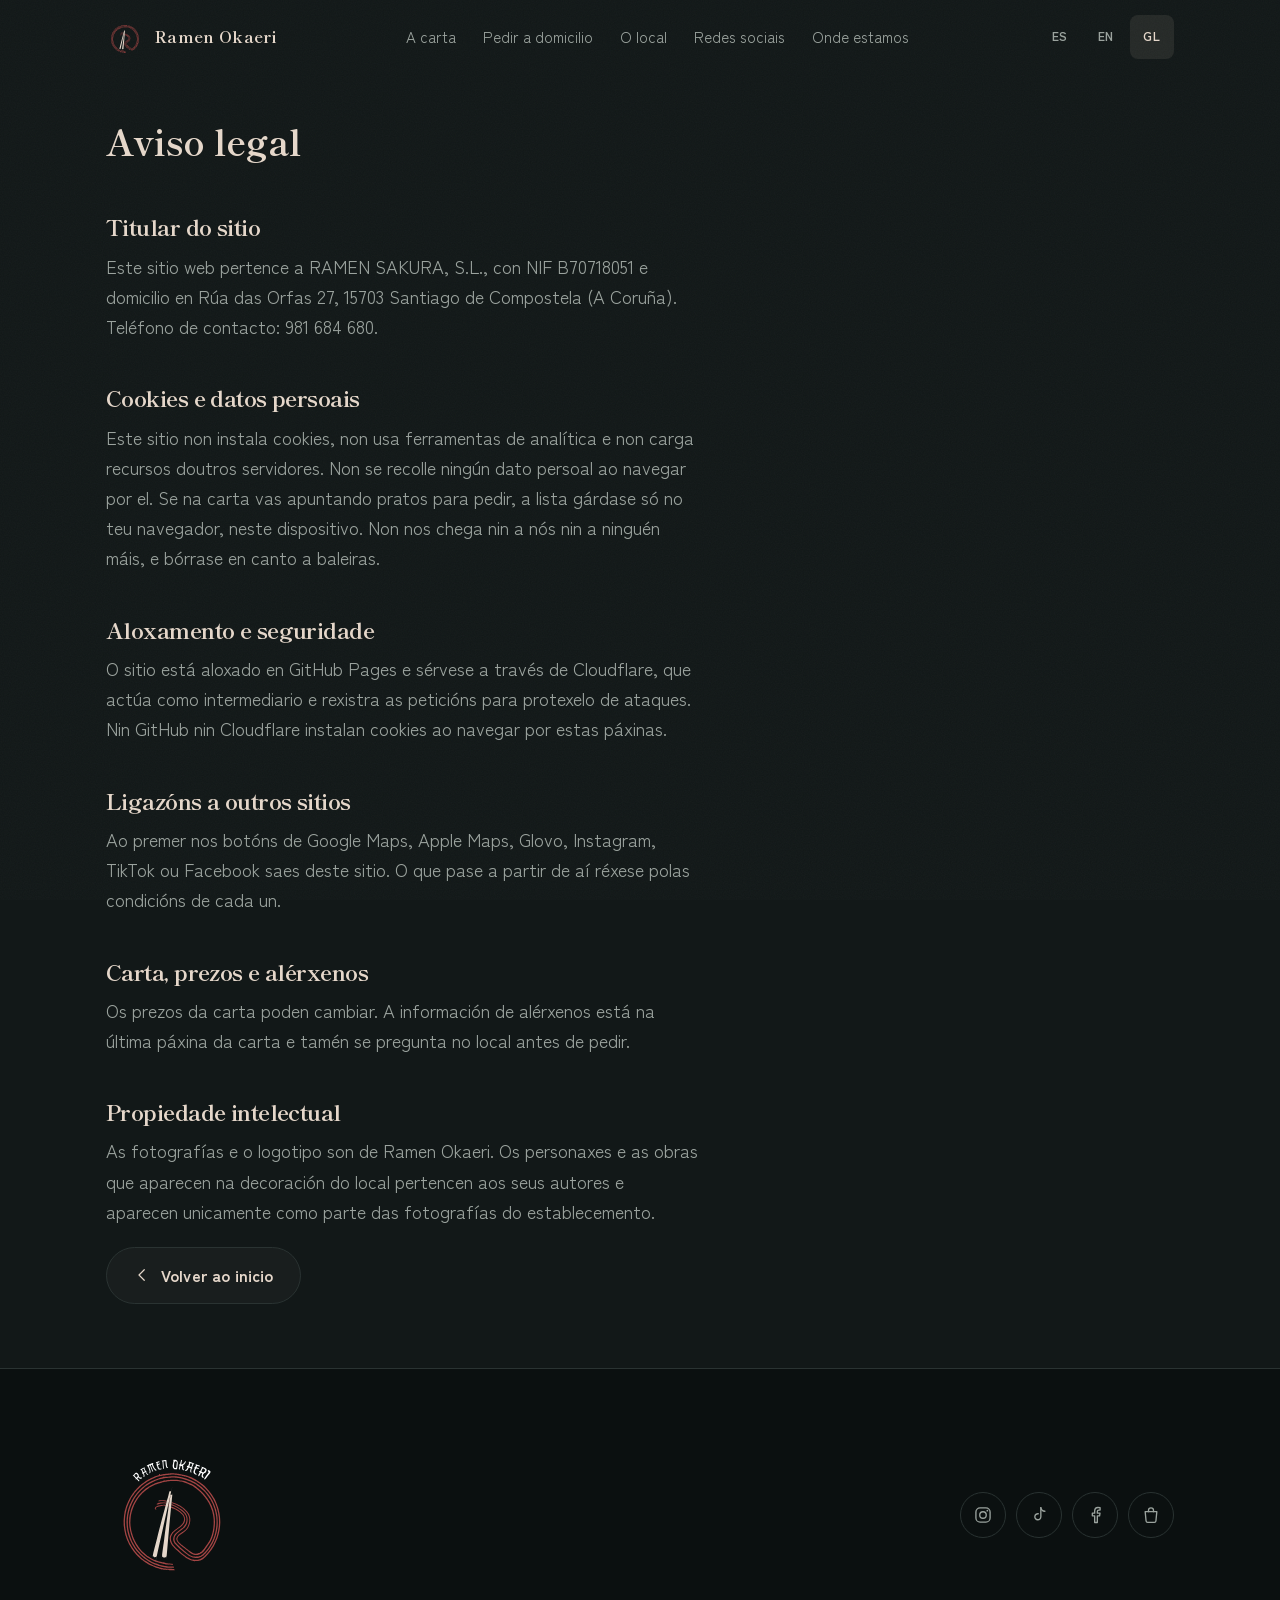
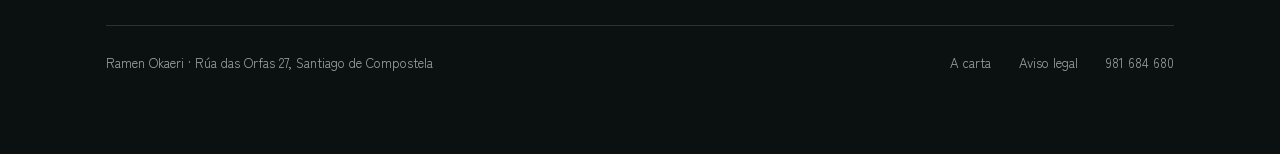
<file: gl/aviso-legal/index.html>
<!doctype html>
<html lang="gl">
<head>
<meta charset="utf-8">
<meta name="viewport" content="width=device-width, initial-scale=1, viewport-fit=cover">
<title>Aviso legal · Ramen Okaeri</title>
<meta name="description" content="Aviso legal">
<meta name="robots" content="noindex">
<link rel="canonical" href="https://ramenokaeri.com/gl/aviso-legal/">
 <link rel="alternate" hreflang="es" href="https://ramenokaeri.com/aviso-legal/">
 <link rel="alternate" hreflang="en" href="https://ramenokaeri.com/en/aviso-legal/">
 <link rel="alternate" hreflang="gl" href="https://ramenokaeri.com/gl/aviso-legal/">
<link rel="alternate" hreflang="x-default" href="https://ramenokaeri.com/">
<meta name="theme-color" content="#121818">
<meta name="color-scheme" content="dark">
<meta name="apple-mobile-web-app-title" content="Okaeri">
<meta name="apple-mobile-web-app-status-bar-style" content="black-translucent">
<link rel="icon" href="/favicon.ico" sizes="48x48">
<link rel="apple-touch-icon" href="/assets/brand/apple-touch-icon.png">
<link rel="manifest" href="/site.webmanifest">
<meta property="og:type" content="restaurant">
<meta property="og:site_name" content="Ramen Okaeri">
<meta property="og:locale" content="gl_ES">
<meta property="og:title" content="Aviso legal · Ramen Okaeri">
<meta property="og:description" content="Aviso legal">
<meta property="og:url" content="https://ramenokaeri.com/gl/aviso-legal/">
<meta property="og:image" content="https://ramenokaeri.com/assets/brand/og.jpg">
<meta property="og:image:width" content="1200">
<meta property="og:image:height" content="630">
<meta name="twitter:card" content="summary_large_image">
<link rel="preconnect" href="https://ramenokaeri.com">
<link rel="preload" href="/assets/fonts/shippori-700-latin.woff2" as="font" type="font/woff2" crossorigin>
<link rel="preload" href="/assets/fonts/zenkaku-400-latin.woff2" as="font" type="font/woff2" crossorigin>
<link rel="stylesheet" href="/css/style.css?v=ed16cea8">

</head>
<body>
<a class="saltar" href="#principal">Ir ao contido</a>
<header class="cab">
 <div class="env">
  <a class="marca" href="/gl" aria-label="Ramen Okaeri">
   <img src="/assets/brand/simbolo.svg" width="38" height="38" alt="">
   <b>Ramen Okaeri</b>
  </a>
  <nav class="nav-esc" aria-label="Abrir o menú">
   <ul><li><a href="/gl/menu/">A carta</a></li><li><a href="/gl#domicilio">Pedir a domicilio</a></li><li><a href="/gl#sitio">O local</a></li><li><a href="/gl#redes">Redes sociais</a></li><li><a href="/gl#donde">Onde estamos</a></li></ul>
  </nav>
  <div class="idi" role="group" aria-label="Idioma"><a href="/aviso-legal/"
 lang="es" hreflang="es">es</a><a href="/enaviso-legal/"
 lang="en" hreflang="en">en</a><a href="/glaviso-legal/"
 lang="gl" hreflang="gl" aria-current="true">gl</a></div>
  <button class="hamb" type="button" aria-expanded="false" aria-controls="panel"
   aria-label="Abrir o menú"
   data-abrir="Abrir o menú" data-cerrar="Pechar o menú"><i></i></button>
 </div>
</header>
<div class="panel" id="panel" role="dialog" aria-modal="true"
 aria-label="Abrir o menú">
 <div class="panel-top">
  <a class="marca" href="/gl" aria-label="Ramen Okaeri">
   <img src="/assets/brand/simbolo.svg" width="38" height="38" alt="">
   <b>Ramen Okaeri</b>
  </a>
  <button class="hamb hamb-x" type="button" data-cerrar
   aria-label="Pechar o menú"><i></i></button>
 </div>
 <nav class="panel-nav" aria-label="Abrir o menú">
 <a href="/gl/menu/">A carta</a>
 <a href="/gl#domicilio">Pedir a domicilio</a>
 <a href="/gl#sitio">O local</a>
 <a href="/gl#redes">Redes sociais</a>
 <a href="/gl#donde">Onde estamos</a>
 <div class="idi" role="group" aria-label="Idioma"><a href="/aviso-legal/"
 lang="es" hreflang="es">es</a><a href="/enaviso-legal/"
 lang="en" hreflang="en">en</a><a href="/glaviso-legal/"
 lang="gl" hreflang="gl" aria-current="true">gl</a></div>
 </nav>
</div>
<main id="principal">
 <div class="env legal-cuerpo cuerpo">
  <h1>Aviso legal</h1>
  <h2>Titular do sitio</h2><p>Este sitio web pertence a RAMEN SAKURA, S.L., con NIF B70718051 e domicilio en Rúa das Orfas 27, 15703 Santiago de Compostela (A Coruña). Teléfono de contacto: 981 684 680.</p>
   <h2>Cookies e datos persoais</h2><p>Este sitio non instala cookies, non usa ferramentas de analítica e non carga recursos doutros servidores. Non se recolle ningún dato persoal ao navegar por el. Se na carta vas apuntando pratos para pedir, a lista gárdase só no teu navegador, neste dispositivo. Non nos chega nin a nós nin a ninguén máis, e bórrase en canto a baleiras.</p>
   <h2>Aloxamento e seguridade</h2><p>O sitio está aloxado en GitHub Pages e sérvese a través de Cloudflare, que actúa como intermediario e rexistra as peticións para protexelo de ataques. Nin GitHub nin Cloudflare instalan cookies ao navegar por estas páxinas.</p>
   <h2>Ligazóns a outros sitios</h2><p>Ao premer nos botóns de Google Maps, Apple Maps, Glovo, Instagram, TikTok ou Facebook saes deste sitio. O que pase a partir de aí réxese polas condicións de cada un.</p>
   <h2>Carta, prezos e alérxenos</h2><p>Os prezos da carta poden cambiar. A información de alérxenos está na última páxina da carta e tamén se pregunta no local antes de pedir.</p>
   <h2>Propiedade intelectual</h2><p>As fotografías e o logotipo son de Ramen Okaeri. Os personaxes e as obras que aparecen na decoración do local pertencen aos seus autores e aparecen unicamente como parte das fotografías do establecemento.</p>
  <p class="tras-legal"><a class="btn btn-s" href="/gl"><svg width="18" height="18" viewBox="0 0 24 24" fill="none" stroke="currentColor" stroke-width="1.6" stroke-linecap="round" stroke-linejoin="round" aria-hidden="true"><path d="M15 5l-7 7 7 7"/></svg>Volver ao inicio</a></p>
 </div>
</main>
<footer class="pie">
 <div class="env">
  <div class="pie-top">
   <a class="marca marca-grande" href="/gl" aria-label="Ramen Okaeri">
    <img src="/assets/brand/logo.svg" width="132" height="132" alt="" loading="lazy" decoding="async">
   </a>
   <div>
    <h2 class="oculto">Séguenos</h2>
    <div class="redes">
     <a href="https://www.instagram.com/ramenokaeri/" target="_blank" rel="noopener" aria-label="Instagram"><svg width="20" height="20" viewBox="0 0 24 24" fill="none" stroke="currentColor" stroke-width="1.6" aria-hidden="true"><rect x="3.5" y="3.5" width="17" height="17" rx="5"/><circle cx="12" cy="12" r="3.9"/><circle cx="17.2" cy="6.8" r="1.1" fill="currentColor" stroke="none"/></svg></a>
     <a href="https://www.tiktok.com/@ramen.okaeri" target="_blank" rel="noopener" aria-label="TikTok"><svg width="20" height="20" viewBox="0 0 24 24" fill="none" stroke="currentColor" stroke-width="1.6" stroke-linecap="round" stroke-linejoin="round" aria-hidden="true"><path d="M14.2 3.2v10.9a3.6 3.6 0 1 1-3.1-3.57"/><path d="M14.2 3.2a5 5 0 0 0 4.9 4.3"/></svg></a>
     <a href="https://www.facebook.com/61561088498256/" target="_blank" rel="noopener" aria-label="Facebook"><svg width="20" height="20" viewBox="0 0 24 24" fill="none" stroke="currentColor" stroke-width="1.6" stroke-linecap="round" stroke-linejoin="round" aria-hidden="true"><path d="M14.8 21v-8h2.7l.5-3.2h-3.2V7.7c0-.9.3-1.6 1.7-1.6h1.6V3.2A22 22 0 0 0 15.6 3c-2.4 0-4 1.5-4 4.3v2.5H8.8V13h2.8v8z"/></svg></a>
     <a href="https://glovoapp.com/es/es/santiago-de-compostela/stores/ramen-okaeri-santiago-de-compostela" target="_blank" rel="noopener" aria-label="Glovo"><svg width="20" height="20" viewBox="0 0 24 24" fill="none" stroke="currentColor" stroke-width="1.6" stroke-linecap="round" stroke-linejoin="round" aria-hidden="true"><path d="M5 8h14l-1.1 11.2a1.8 1.8 0 0 1-1.8 1.6H7.9a1.8 1.8 0 0 1-1.8-1.6z"/><path d="M9 8V6.4a3 3 0 0 1 6 0V8"/></svg></a>
    </div>
   </div>
  </div>
  <div class="pie-bajo">
   <p>Ramen Okaeri · Rúa das Orfas 27, Santiago de Compostela</p>
   <nav>
    <a href="/gl/menu/">A carta</a>
    <a href="/gl/aviso-legal/">Aviso legal</a>
    <a href="tel:+34981684680">981 684 680</a>
   </nav>
  </div>
 </div>
</footer>
<script src="/js/main.js?v=559666e6" defer></script>
</body>
</html>
</file>
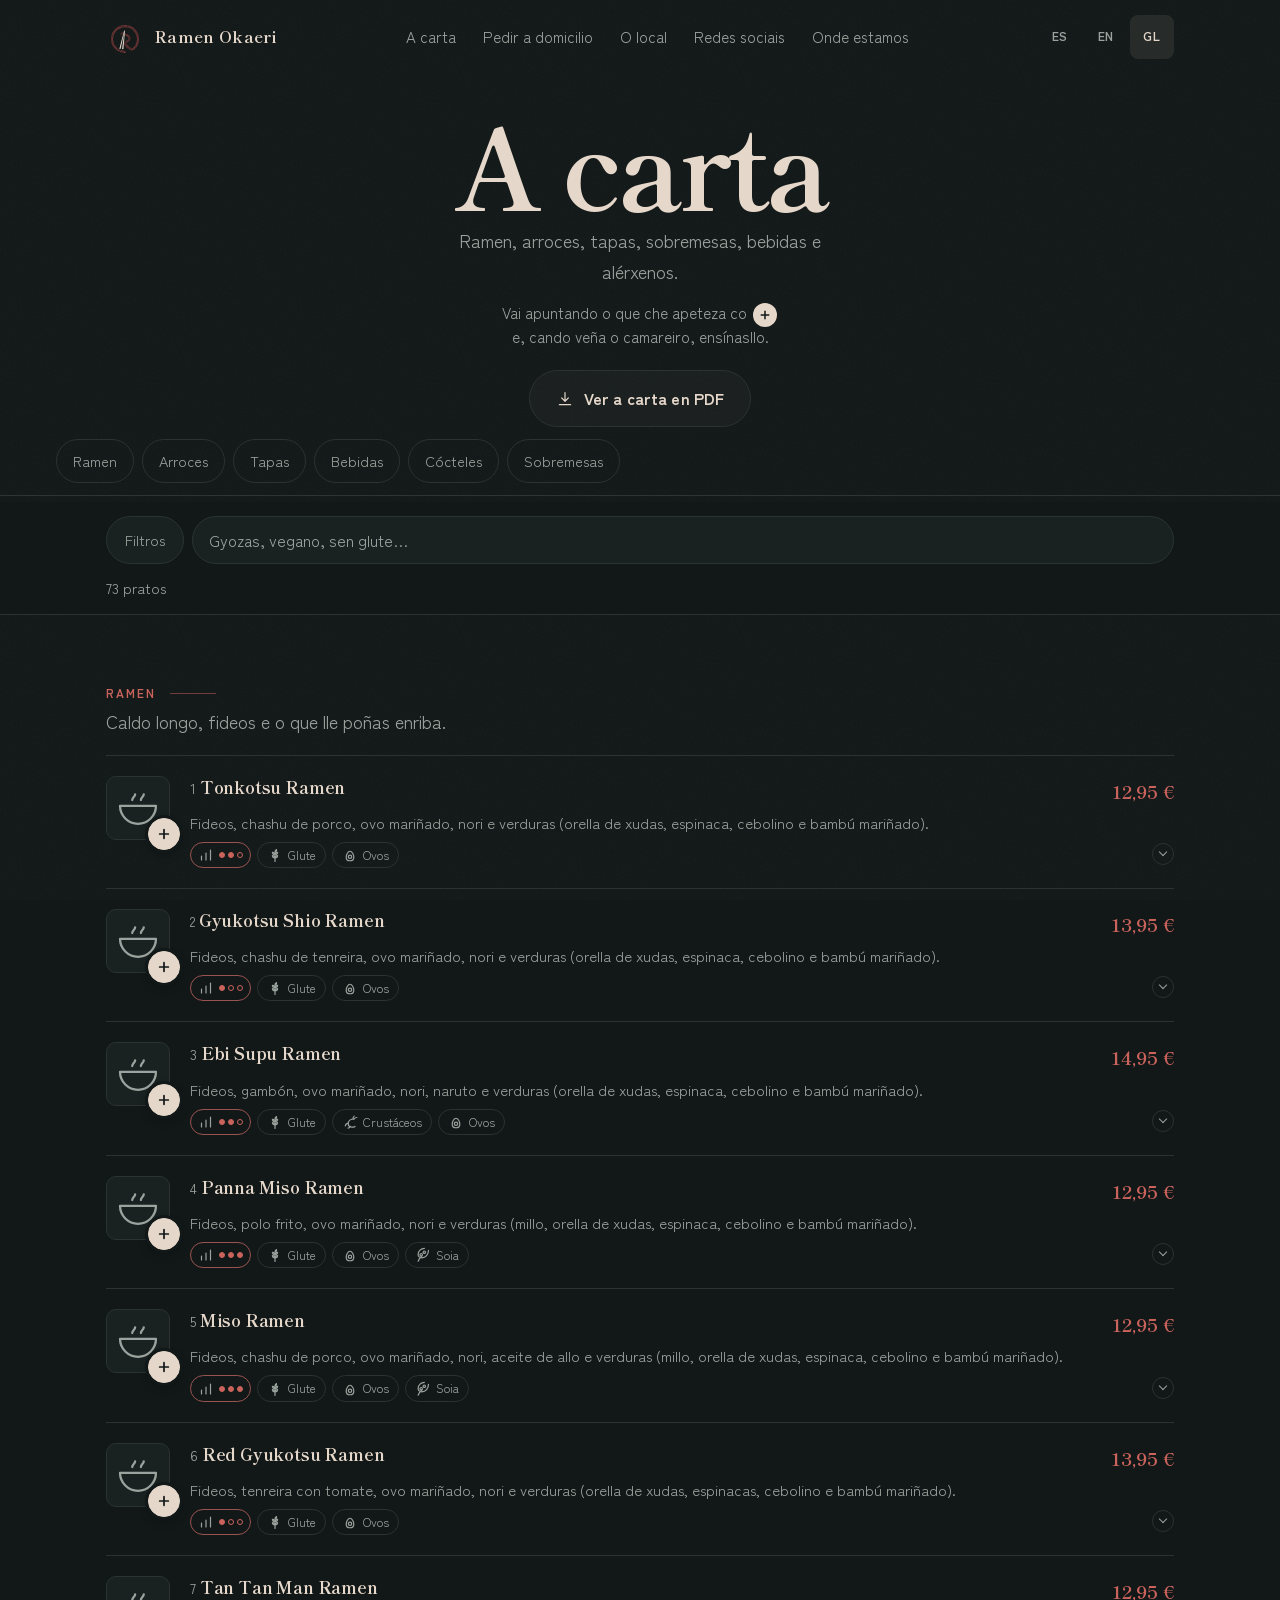
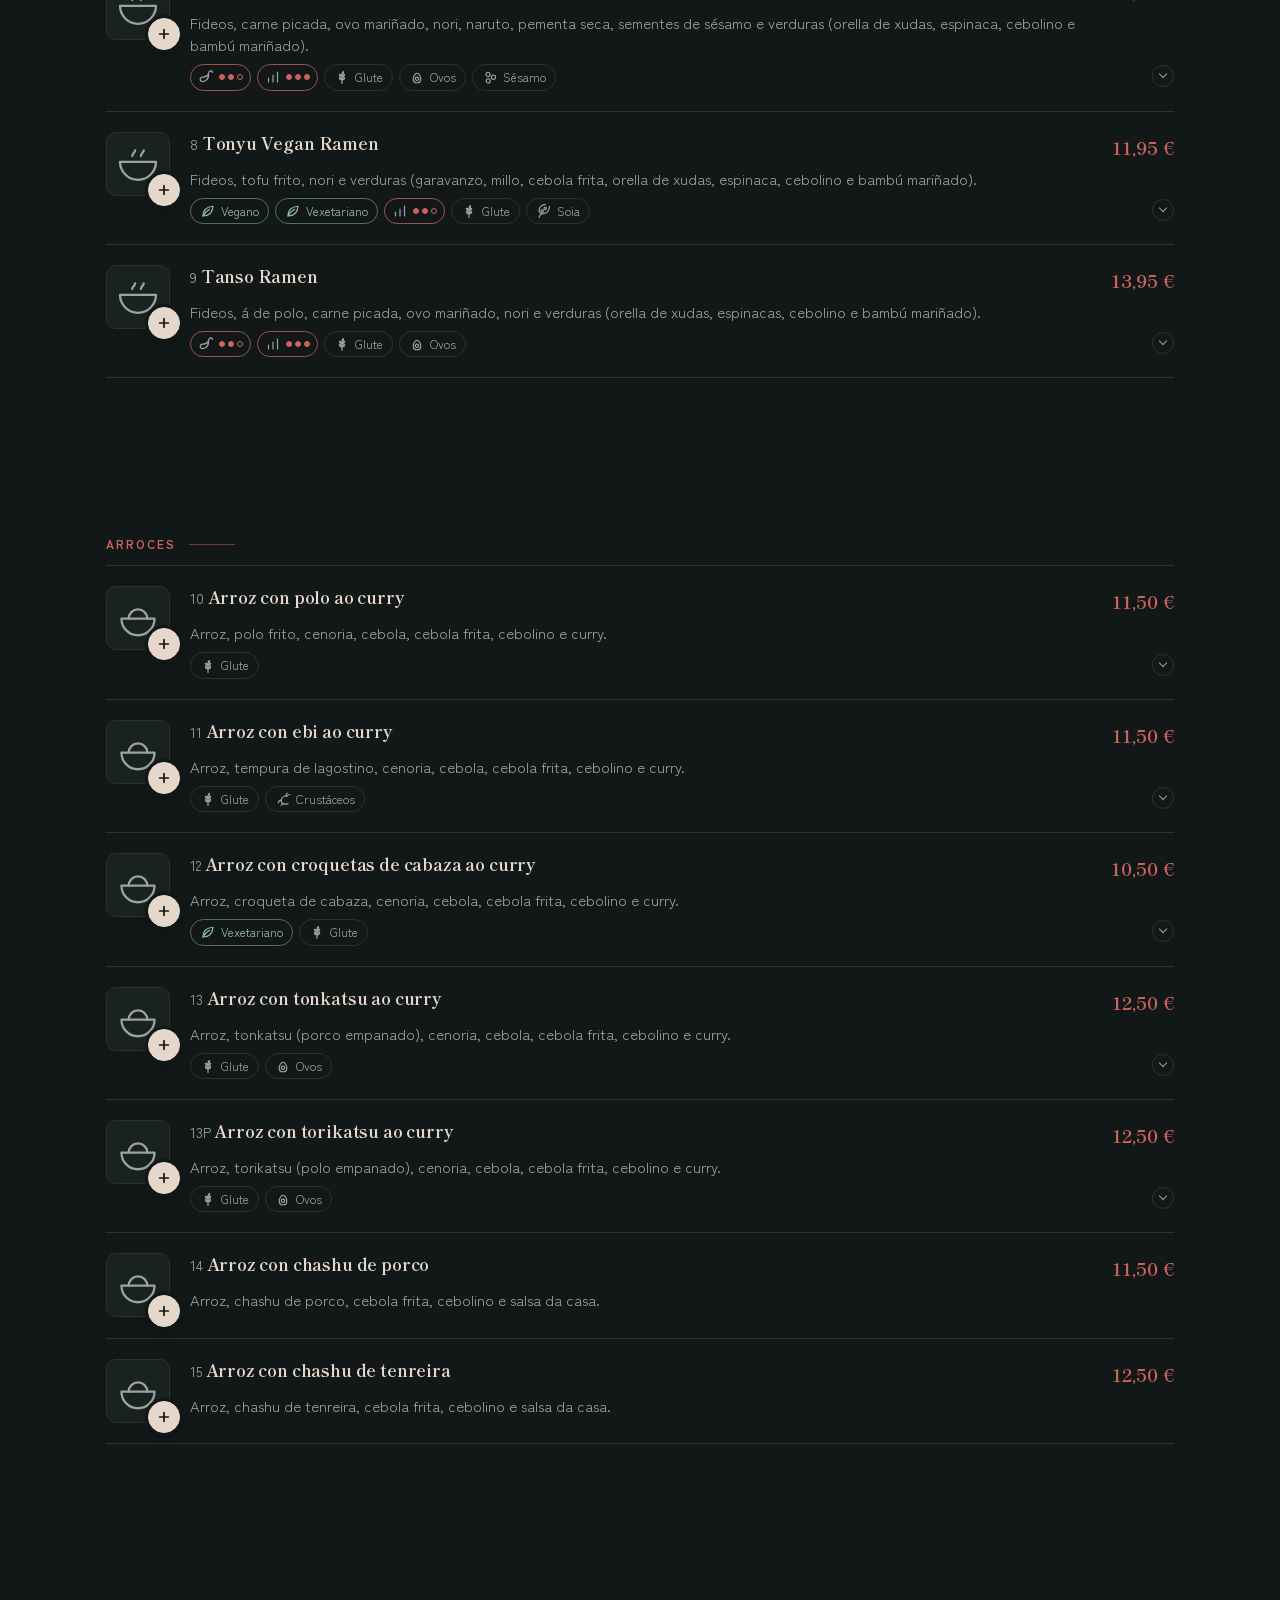
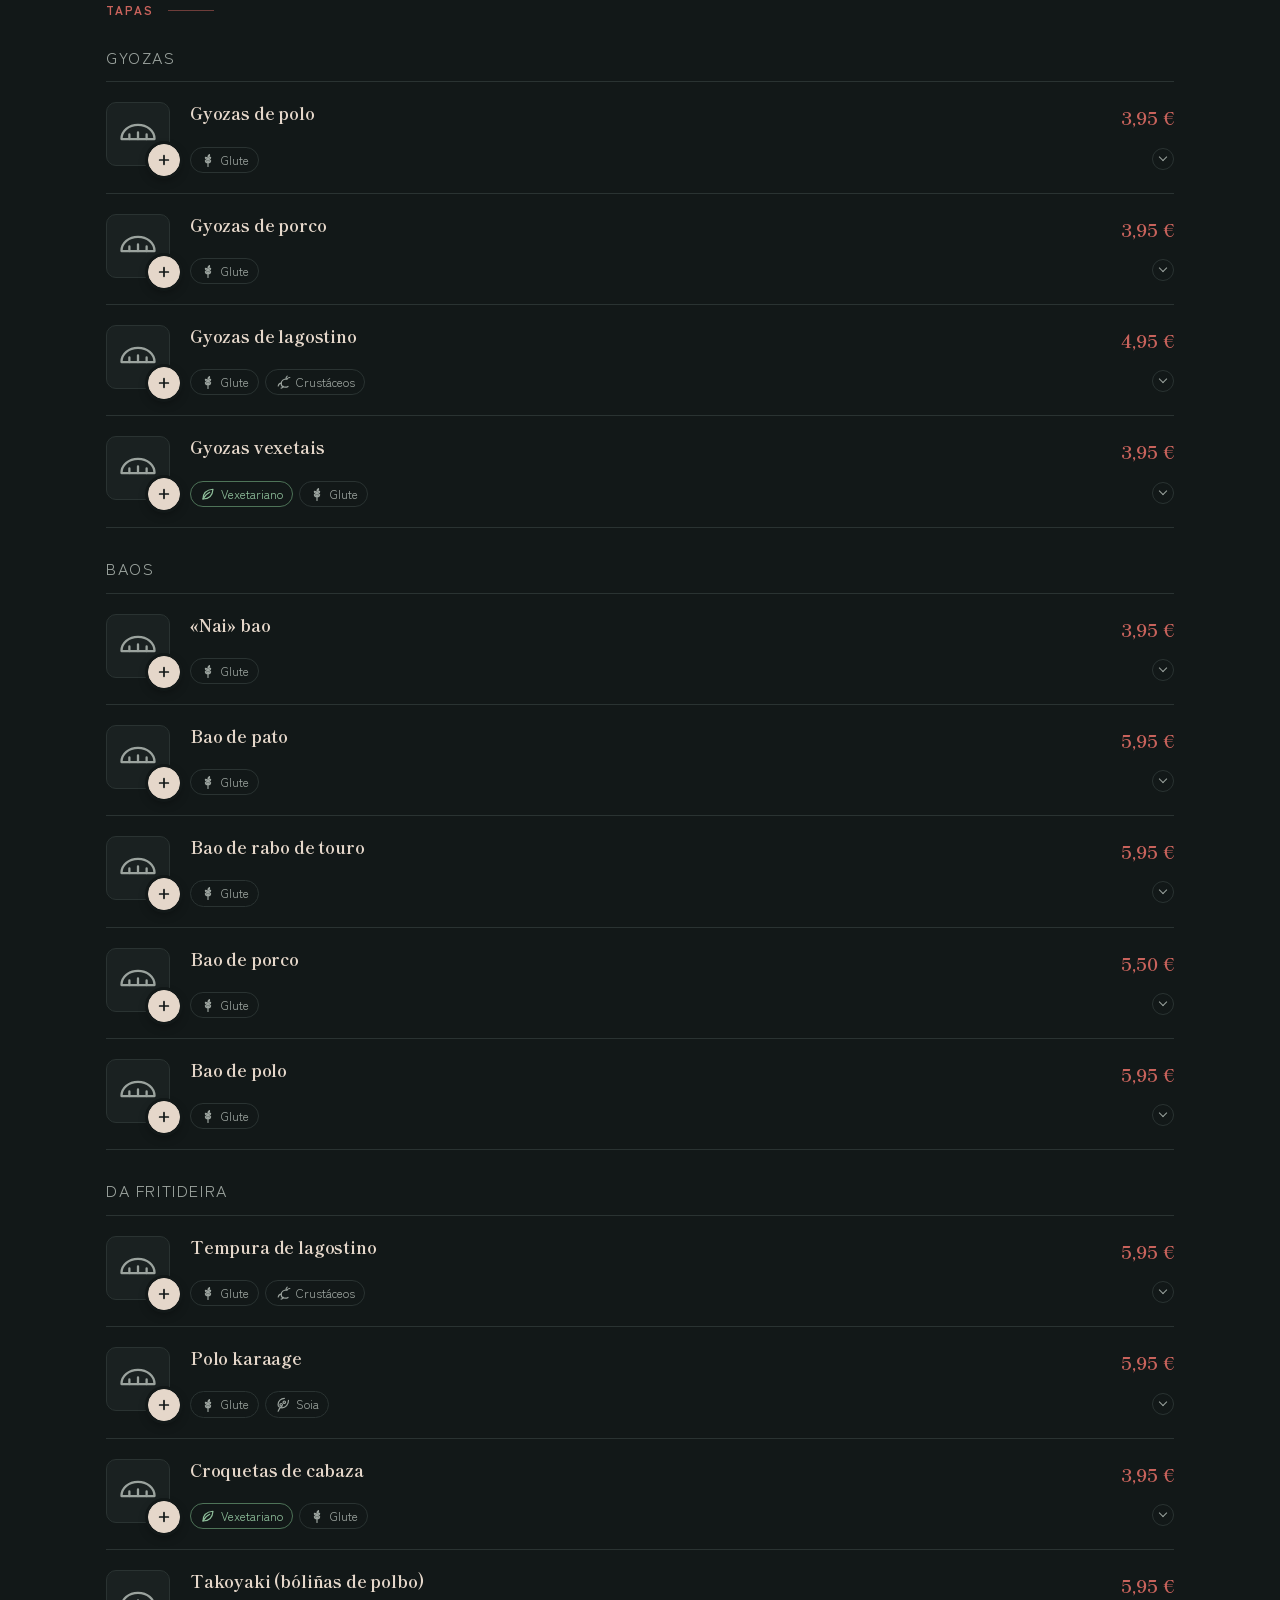
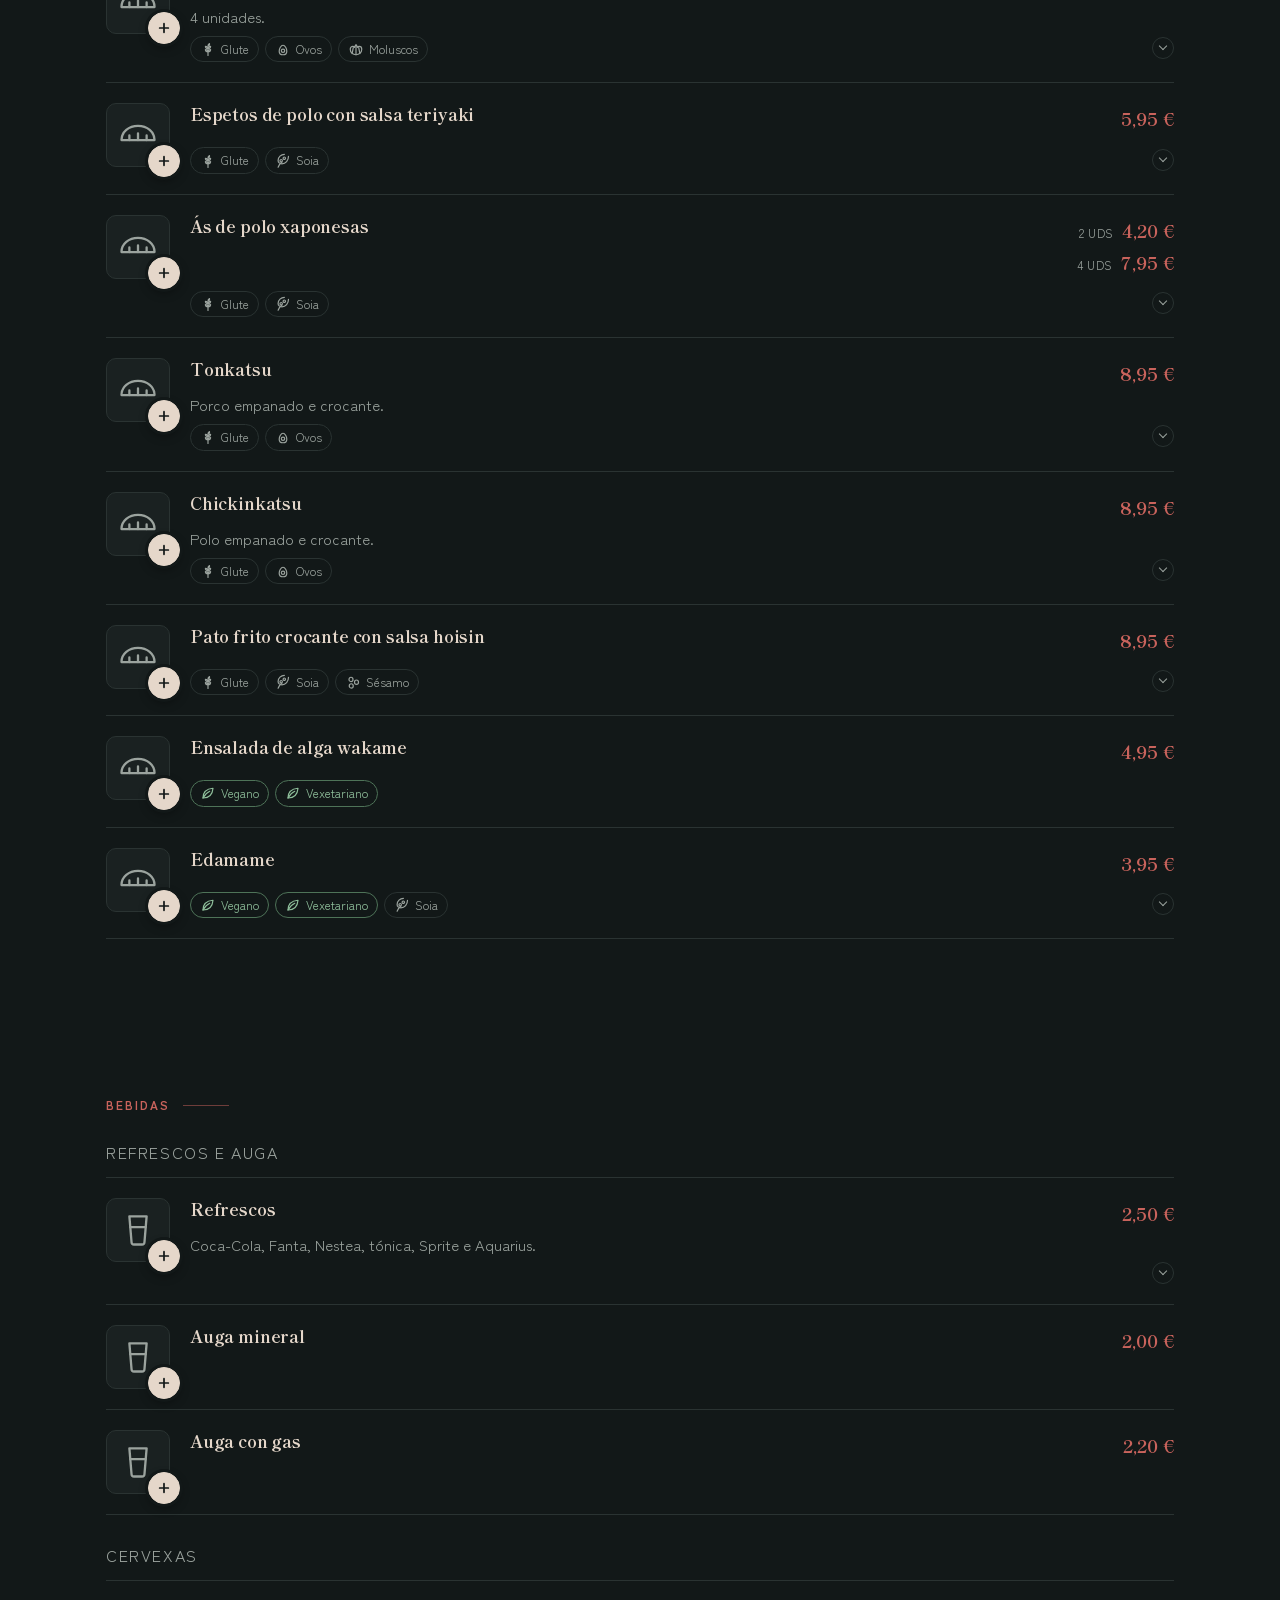
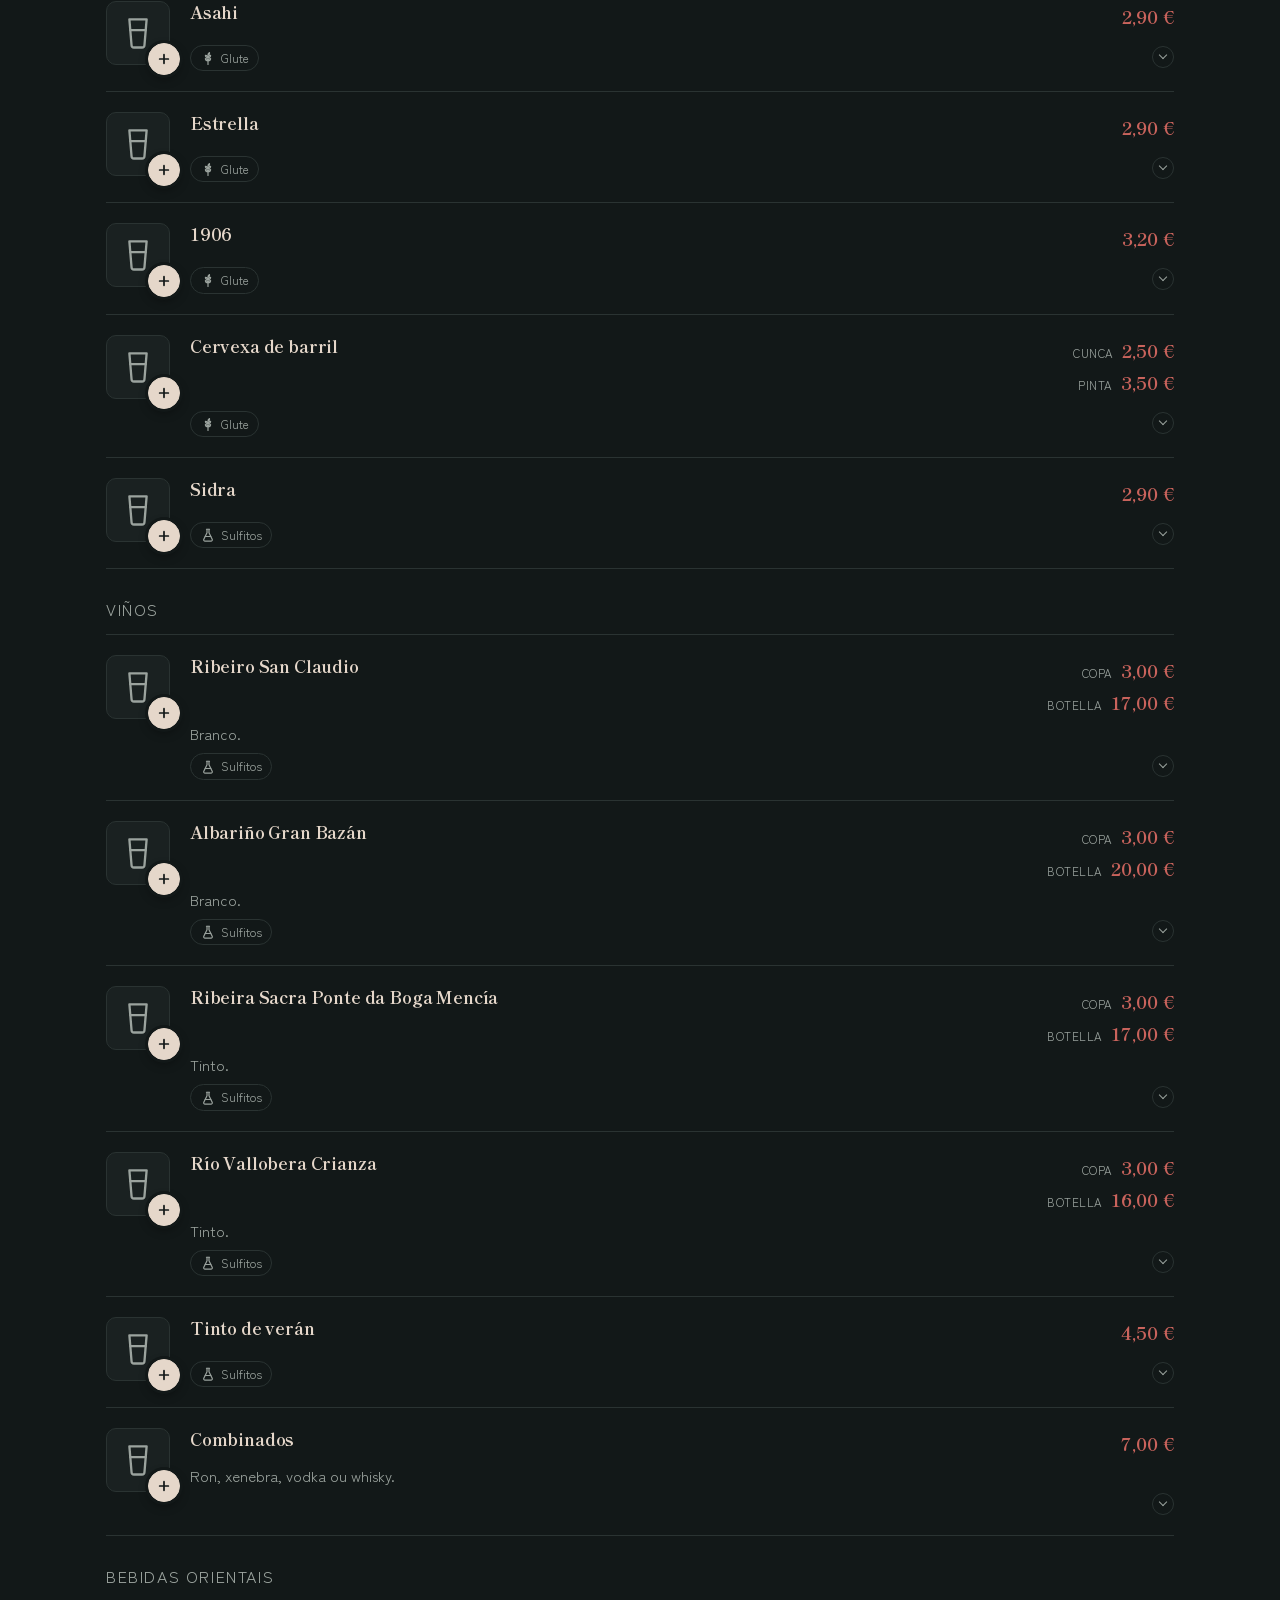
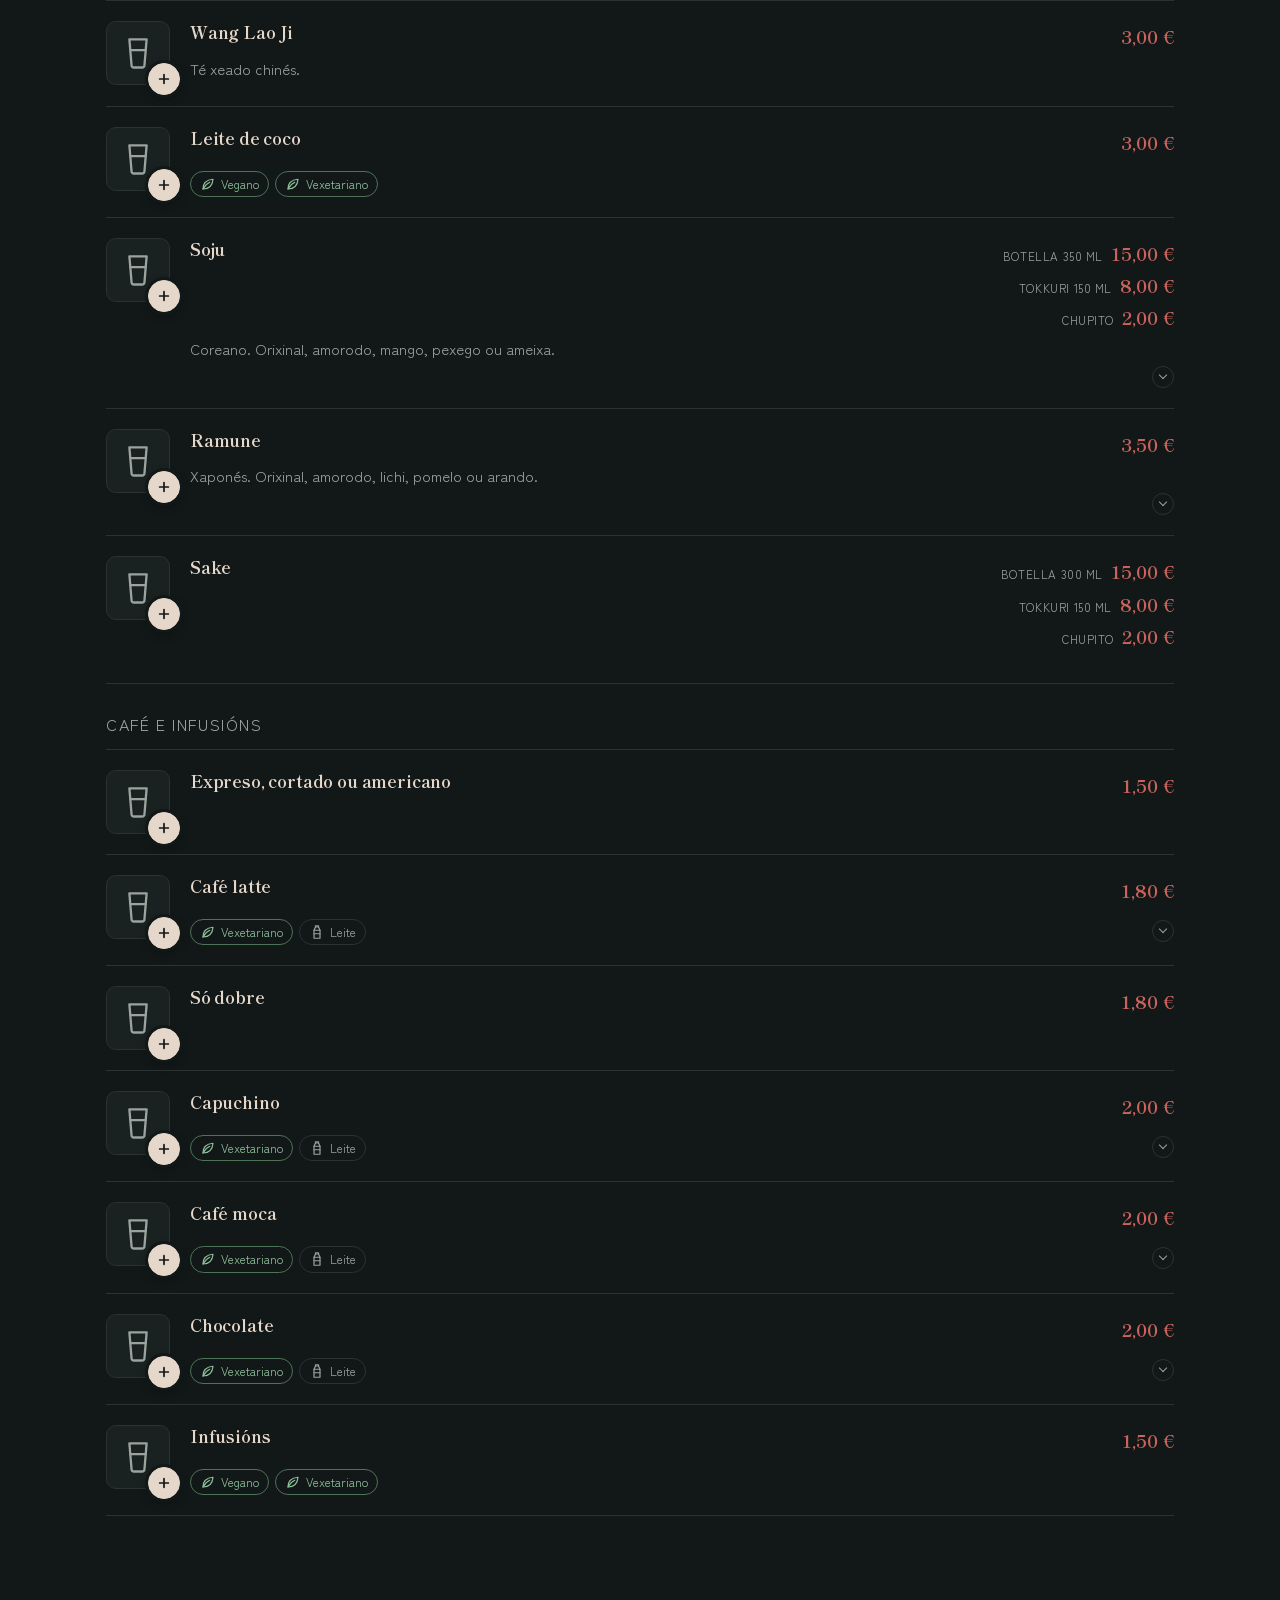
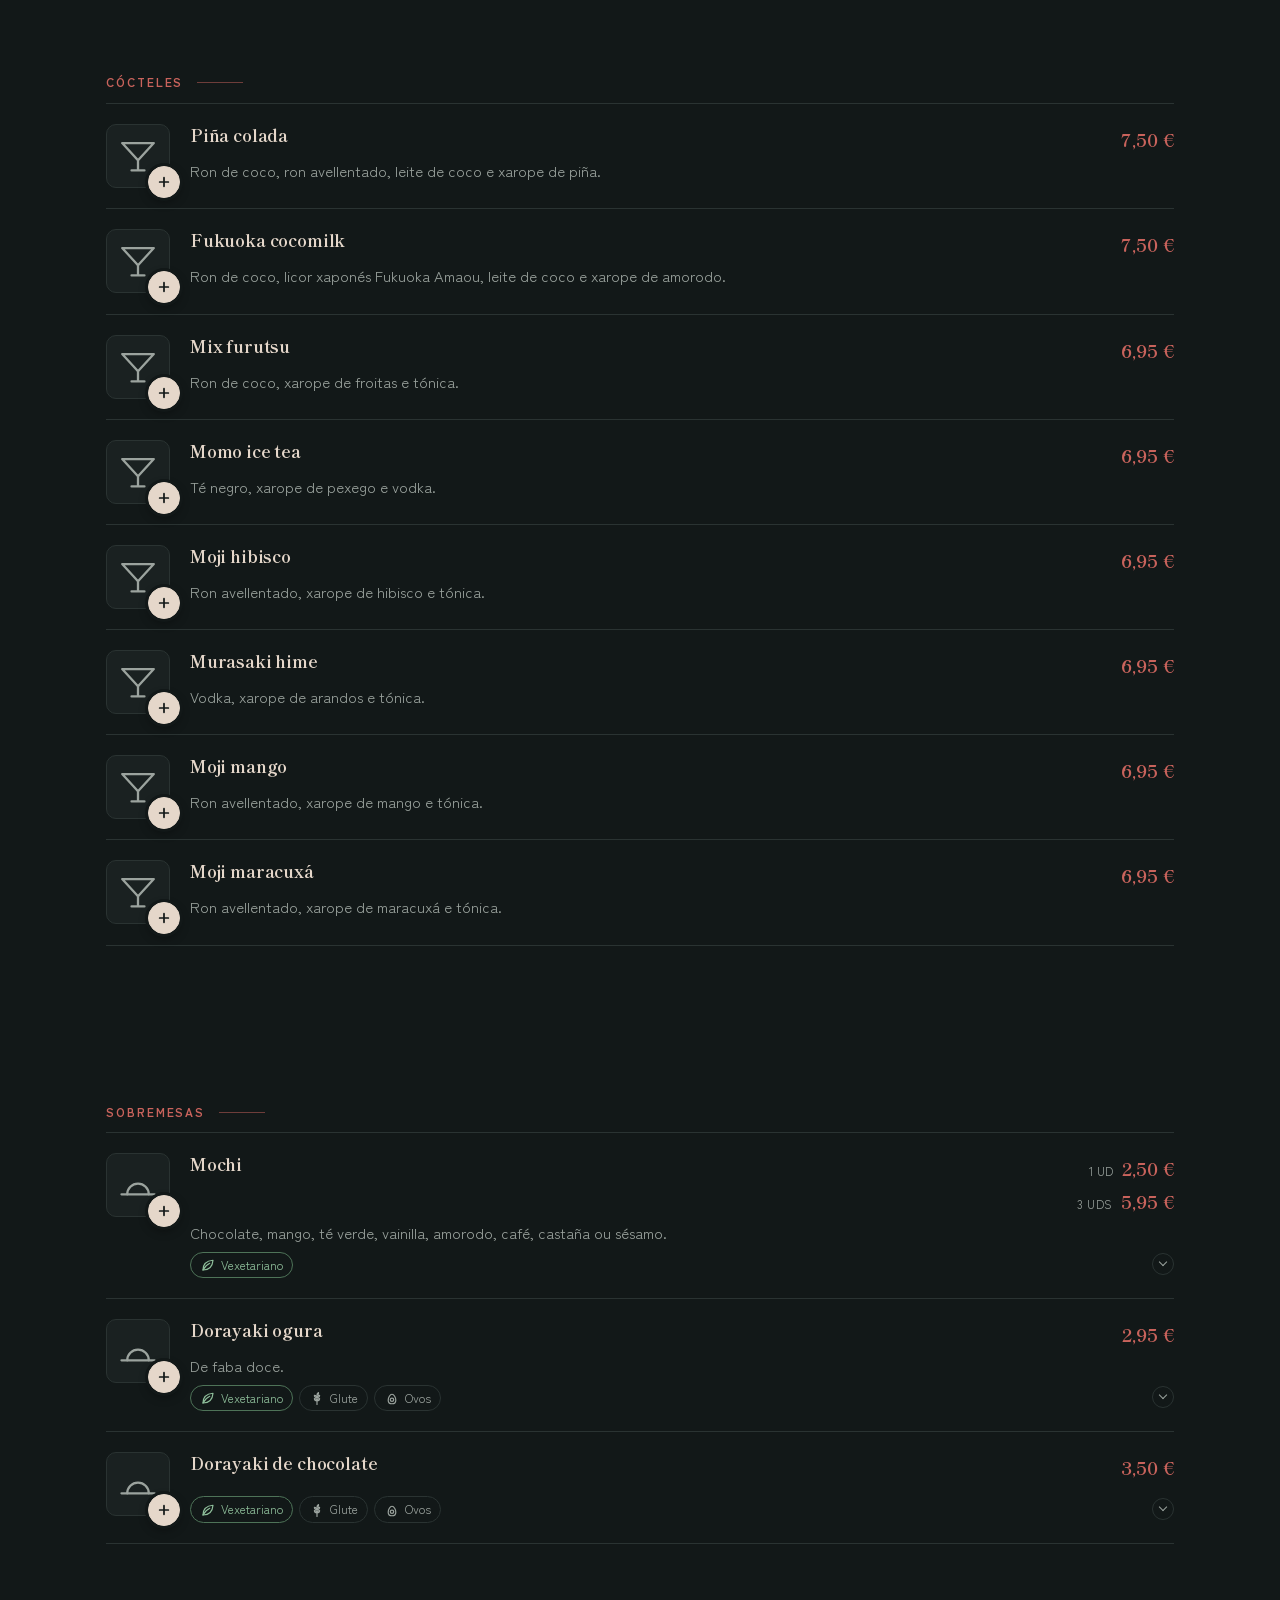
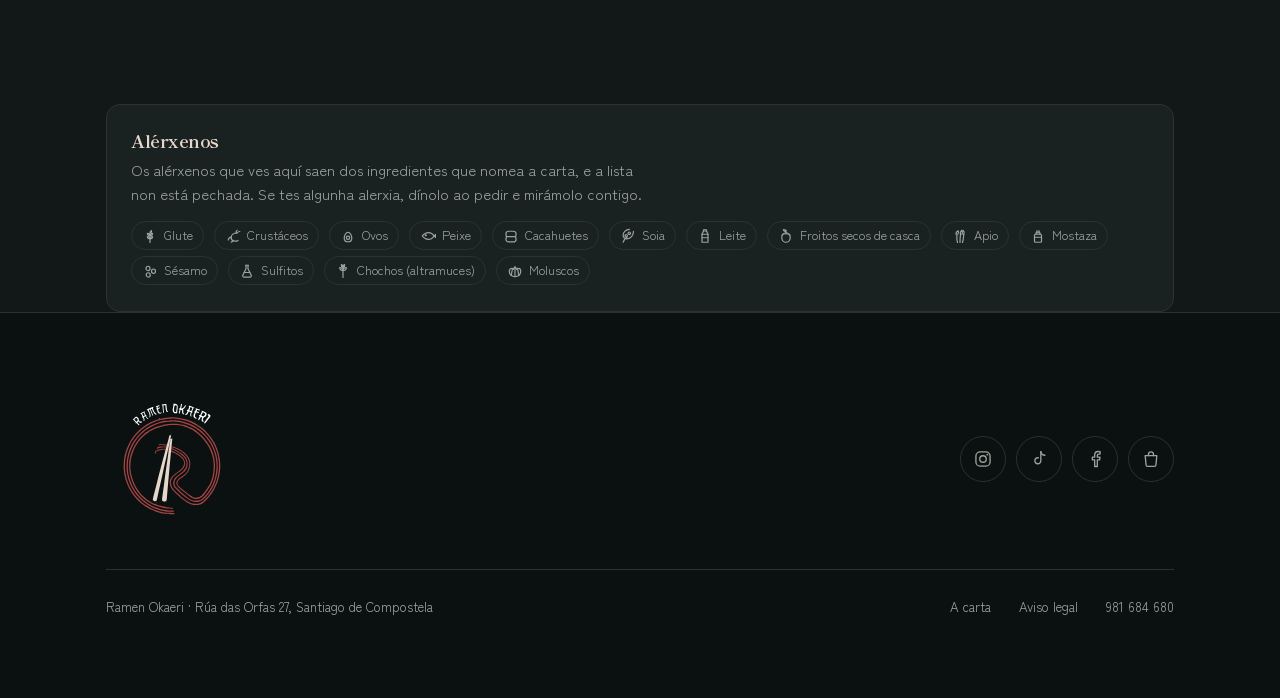
<file: gl/menu/index.html>
<!doctype html>
<html lang="gl">
<head>
<meta charset="utf-8">
<meta name="viewport" content="width=device-width, initial-scale=1, viewport-fit=cover">
<title>A carta · Ramen Okaeri</title>
<meta name="description" content="Carta completa de Ramen Okaeri: ramen, arroces, tapas, sobremesas, bebidas e táboa de alérxenos.">

<link rel="canonical" href="https://ramenokaeri.com/gl/menu/">
 <link rel="alternate" hreflang="es" href="https://ramenokaeri.com/menu/">
 <link rel="alternate" hreflang="en" href="https://ramenokaeri.com/en/menu/">
 <link rel="alternate" hreflang="gl" href="https://ramenokaeri.com/gl/menu/">
<link rel="alternate" hreflang="x-default" href="https://ramenokaeri.com/">
<meta name="theme-color" content="#121818">
<meta name="color-scheme" content="dark">
<meta name="apple-mobile-web-app-title" content="Okaeri">
<meta name="apple-mobile-web-app-status-bar-style" content="black-translucent">
<link rel="icon" href="/favicon.ico" sizes="48x48">
<link rel="apple-touch-icon" href="/assets/brand/apple-touch-icon.png">
<link rel="manifest" href="/site.webmanifest">
<meta property="og:type" content="restaurant">
<meta property="og:site_name" content="Ramen Okaeri">
<meta property="og:locale" content="gl_ES">
<meta property="og:title" content="A carta · Ramen Okaeri">
<meta property="og:description" content="Carta completa de Ramen Okaeri: ramen, arroces, tapas, sobremesas, bebidas e táboa de alérxenos.">
<meta property="og:url" content="https://ramenokaeri.com/gl/menu/">
<meta property="og:image" content="https://ramenokaeri.com/assets/brand/og.jpg">
<meta property="og:image:width" content="1200">
<meta property="og:image:height" content="630">
<meta name="twitter:card" content="summary_large_image">
<link rel="preconnect" href="https://ramenokaeri.com">
<link rel="preload" href="/assets/fonts/shippori-700-latin.woff2" as="font" type="font/woff2" crossorigin>
<link rel="preload" href="/assets/fonts/zenkaku-400-latin.woff2" as="font" type="font/woff2" crossorigin>
<link rel="stylesheet" href="/css/style.css?v=ed16cea8">
<script type="application/ld+json">{"@context":"https://schema.org","@type":"BreadcrumbList","itemListElement":[{"@type":"ListItem","position":1,"name":"Ramen Okaeri","item":"https://ramenokaeri.com/gl/"},{"@type":"ListItem","position":2,"name":"A carta","item":"https://ramenokaeri.com/gl/menu/"}]}</script>
<script type="application/ld+json">{"@context":"https://schema.org","@type":"Menu","name":"A carta","inLanguage":"gl","url":"https://ramenokaeri.com/gl/menu/","hasMenuSection":[{"@type":"MenuSection","name":"Ramen","hasMenuItem":[{"@type":"MenuItem","name":"Tonkotsu Ramen","description":"Fideos, chashu de porco, ovo mariñado, nori e verduras (orella de xudas, espinaca, cebolino e bambú mariñado).","offers":{"@type":"Offer","price":"12.95","priceCurrency":"EUR"}},{"@type":"MenuItem","name":"Gyukotsu Shio Ramen","description":"Fideos, chashu de tenreira, ovo mariñado, nori e verduras (orella de xudas, espinaca, cebolino e bambú mariñado).","offers":{"@type":"Offer","price":"13.95","priceCurrency":"EUR"}},{"@type":"MenuItem","name":"Ebi Supu Ramen","description":"Fideos, gambón, ovo mariñado, nori, naruto e verduras (orella de xudas, espinaca, cebolino e bambú mariñado).","offers":{"@type":"Offer","price":"14.95","priceCurrency":"EUR"}},{"@type":"MenuItem","name":"Panna Miso Ramen","description":"Fideos, polo frito, ovo mariñado, nori e verduras (millo, orella de xudas, espinaca, cebolino e bambú mariñado).","offers":{"@type":"Offer","price":"12.95","priceCurrency":"EUR"}},{"@type":"MenuItem","name":"Miso Ramen","description":"Fideos, chashu de porco, ovo mariñado, nori, aceite de allo e verduras (millo, orella de xudas, espinaca, cebolino e bambú mariñado).","offers":{"@type":"Offer","price":"12.95","priceCurrency":"EUR"}},{"@type":"MenuItem","name":"Red Gyukotsu Ramen","description":"Fideos, tenreira con tomate, ovo mariñado, nori e verduras (orella de xudas, espinacas, cebolino e bambú mariñado).","offers":{"@type":"Offer","price":"13.95","priceCurrency":"EUR"}},{"@type":"MenuItem","name":"Tan Tan Man Ramen","description":"Fideos, carne picada, ovo mariñado, nori, naruto, pementa seca, sementes de sésamo e verduras (orella de xudas, espinaca, cebolino e bambú mariñado).","offers":{"@type":"Offer","price":"12.95","priceCurrency":"EUR"}},{"@type":"MenuItem","name":"Tonyu Vegan Ramen","description":"Fideos, tofu frito, nori e verduras (garavanzo, millo, cebola frita, orella de xudas, espinaca, cebolino e bambú mariñado).","offers":{"@type":"Offer","price":"11.95","priceCurrency":"EUR"},"suitableForDiet":"https://schema.org/VeganDiet"},{"@type":"MenuItem","name":"Tanso Ramen","description":"Fideos, á de polo, carne picada, ovo mariñado, nori e verduras (orella de xudas, espinacas, cebolino e bambú mariñado).","offers":{"@type":"Offer","price":"13.95","priceCurrency":"EUR"}}]},{"@type":"MenuSection","name":"Arroces","hasMenuItem":[{"@type":"MenuItem","name":"Arroz con polo ao curry","description":"Arroz, polo frito, cenoria, cebola, cebola frita, cebolino e curry.","offers":{"@type":"Offer","price":"11.50","priceCurrency":"EUR"}},{"@type":"MenuItem","name":"Arroz con ebi ao curry","description":"Arroz, tempura de lagostino, cenoria, cebola, cebola frita, cebolino e curry.","offers":{"@type":"Offer","price":"11.50","priceCurrency":"EUR"}},{"@type":"MenuItem","name":"Arroz con croquetas de cabaza ao curry","description":"Arroz, croqueta de cabaza, cenoria, cebola, cebola frita, cebolino e curry.","offers":{"@type":"Offer","price":"10.50","priceCurrency":"EUR"},"suitableForDiet":"https://schema.org/VegetarianDiet"},{"@type":"MenuItem","name":"Arroz con tonkatsu ao curry","description":"Arroz, tonkatsu (porco empanado), cenoria, cebola, cebola frita, cebolino e curry.","offers":{"@type":"Offer","price":"12.50","priceCurrency":"EUR"}},{"@type":"MenuItem","name":"Arroz con torikatsu ao curry","description":"Arroz, torikatsu (polo empanado), cenoria, cebola, cebola frita, cebolino e curry.","offers":{"@type":"Offer","price":"12.50","priceCurrency":"EUR"}},{"@type":"MenuItem","name":"Arroz con chashu de porco","description":"Arroz, chashu de porco, cebola frita, cebolino e salsa da casa.","offers":{"@type":"Offer","price":"11.50","priceCurrency":"EUR"}},{"@type":"MenuItem","name":"Arroz con chashu de tenreira","description":"Arroz, chashu de tenreira, cebola frita, cebolino e salsa da casa.","offers":{"@type":"Offer","price":"12.50","priceCurrency":"EUR"}}]},{"@type":"MenuSection","name":"Tapas","hasMenuItem":[{"@type":"MenuItem","name":"Gyozas de polo","offers":{"@type":"Offer","price":"3.95","priceCurrency":"EUR"}},{"@type":"MenuItem","name":"Gyozas de porco","offers":{"@type":"Offer","price":"3.95","priceCurrency":"EUR"}},{"@type":"MenuItem","name":"Gyozas de lagostino","offers":{"@type":"Offer","price":"4.95","priceCurrency":"EUR"}},{"@type":"MenuItem","name":"Gyozas vexetais","offers":{"@type":"Offer","price":"3.95","priceCurrency":"EUR"},"suitableForDiet":"https://schema.org/VegetarianDiet"},{"@type":"MenuItem","name":"«Nai» bao","offers":{"@type":"Offer","price":"3.95","priceCurrency":"EUR"}},{"@type":"MenuItem","name":"Bao de pato","offers":{"@type":"Offer","price":"5.95","priceCurrency":"EUR"}},{"@type":"MenuItem","name":"Bao de rabo de touro","offers":{"@type":"Offer","price":"5.95","priceCurrency":"EUR"}},{"@type":"MenuItem","name":"Bao de porco","offers":{"@type":"Offer","price":"5.50","priceCurrency":"EUR"}},{"@type":"MenuItem","name":"Bao de polo","offers":{"@type":"Offer","price":"5.95","priceCurrency":"EUR"}},{"@type":"MenuItem","name":"Tempura de lagostino","offers":{"@type":"Offer","price":"5.95","priceCurrency":"EUR"}},{"@type":"MenuItem","name":"Polo karaage","offers":{"@type":"Offer","price":"5.95","priceCurrency":"EUR"}},{"@type":"MenuItem","name":"Croquetas de cabaza","offers":{"@type":"Offer","price":"3.95","priceCurrency":"EUR"},"suitableForDiet":"https://schema.org/VegetarianDiet"},{"@type":"MenuItem","name":"Takoyaki (bóliñas de polbo)","description":"4 unidades.","offers":{"@type":"Offer","price":"5.95","priceCurrency":"EUR"}},{"@type":"MenuItem","name":"Espetos de polo con salsa teriyaki","offers":{"@type":"Offer","price":"5.95","priceCurrency":"EUR"}},{"@type":"MenuItem","name":"Ás de polo xaponesas","offers":[{"@type":"Offer","price":"4.20","priceCurrency":"EUR","name":"2 uds"},{"@type":"Offer","price":"7.95","priceCurrency":"EUR","name":"4 uds"}]},{"@type":"MenuItem","name":"Tonkatsu","description":"Porco empanado e crocante.","offers":{"@type":"Offer","price":"8.95","priceCurrency":"EUR"}},{"@type":"MenuItem","name":"Chickinkatsu","description":"Polo empanado e crocante.","offers":{"@type":"Offer","price":"8.95","priceCurrency":"EUR"}},{"@type":"MenuItem","name":"Pato frito crocante con salsa hoisin","offers":{"@type":"Offer","price":"8.95","priceCurrency":"EUR"}},{"@type":"MenuItem","name":"Ensalada de alga wakame","offers":{"@type":"Offer","price":"4.95","priceCurrency":"EUR"},"suitableForDiet":"https://schema.org/VeganDiet"},{"@type":"MenuItem","name":"Edamame","offers":{"@type":"Offer","price":"3.95","priceCurrency":"EUR"},"suitableForDiet":"https://schema.org/VeganDiet"}]},{"@type":"MenuSection","name":"Bebidas","hasMenuItem":[{"@type":"MenuItem","name":"Refrescos","description":"Coca-Cola, Fanta, Nestea, tónica, Sprite e Aquarius.","offers":{"@type":"Offer","price":"2.50","priceCurrency":"EUR"}},{"@type":"MenuItem","name":"Auga mineral","offers":{"@type":"Offer","price":"2.00","priceCurrency":"EUR"}},{"@type":"MenuItem","name":"Auga con gas","offers":{"@type":"Offer","price":"2.20","priceCurrency":"EUR"}},{"@type":"MenuItem","name":"Asahi","offers":{"@type":"Offer","price":"2.90","priceCurrency":"EUR"}},{"@type":"MenuItem","name":"Estrella","offers":{"@type":"Offer","price":"2.90","priceCurrency":"EUR"}},{"@type":"MenuItem","name":"1906","offers":{"@type":"Offer","price":"3.20","priceCurrency":"EUR"}},{"@type":"MenuItem","name":"Cervexa de barril","offers":[{"@type":"Offer","price":"2.50","priceCurrency":"EUR","name":"Cunca"},{"@type":"Offer","price":"3.50","priceCurrency":"EUR","name":"Pinta"}]},{"@type":"MenuItem","name":"Sidra","offers":{"@type":"Offer","price":"2.90","priceCurrency":"EUR"}},{"@type":"MenuItem","name":"Ribeiro San Claudio","description":"Branco.","offers":[{"@type":"Offer","price":"3.00","priceCurrency":"EUR","name":"Copa"},{"@type":"Offer","price":"17.00","priceCurrency":"EUR","name":"Botella"}]},{"@type":"MenuItem","name":"Albariño Gran Bazán","description":"Branco.","offers":[{"@type":"Offer","price":"3.00","priceCurrency":"EUR","name":"Copa"},{"@type":"Offer","price":"20.00","priceCurrency":"EUR","name":"Botella"}]},{"@type":"MenuItem","name":"Ribeira Sacra Ponte da Boga Mencía","description":"Tinto.","offers":[{"@type":"Offer","price":"3.00","priceCurrency":"EUR","name":"Copa"},{"@type":"Offer","price":"17.00","priceCurrency":"EUR","name":"Botella"}]},{"@type":"MenuItem","name":"Río Vallobera Crianza","description":"Tinto.","offers":[{"@type":"Offer","price":"3.00","priceCurrency":"EUR","name":"Copa"},{"@type":"Offer","price":"16.00","priceCurrency":"EUR","name":"Botella"}]},{"@type":"MenuItem","name":"Tinto de verán","offers":{"@type":"Offer","price":"4.50","priceCurrency":"EUR"}},{"@type":"MenuItem","name":"Combinados","description":"Ron, xenebra, vodka ou whisky.","offers":{"@type":"Offer","price":"7.00","priceCurrency":"EUR"}},{"@type":"MenuItem","name":"Wang Lao Ji","description":"Té xeado chinés.","offers":{"@type":"Offer","price":"3.00","priceCurrency":"EUR"}},{"@type":"MenuItem","name":"Leite de coco","offers":{"@type":"Offer","price":"3.00","priceCurrency":"EUR"},"suitableForDiet":"https://schema.org/VeganDiet"},{"@type":"MenuItem","name":"Soju","description":"Coreano. Orixinal, amorodo, mango, pexego ou ameixa.","offers":[{"@type":"Offer","price":"15.00","priceCurrency":"EUR","name":"Botella 350 ml"},{"@type":"Offer","price":"8.00","priceCurrency":"EUR","name":"Tokkuri 150 ml"},{"@type":"Offer","price":"2.00","priceCurrency":"EUR","name":"Chupito"}]},{"@type":"MenuItem","name":"Ramune","description":"Xaponés. Orixinal, amorodo, lichi, pomelo ou arando.","offers":{"@type":"Offer","price":"3.50","priceCurrency":"EUR"}},{"@type":"MenuItem","name":"Sake","offers":[{"@type":"Offer","price":"15.00","priceCurrency":"EUR","name":"Botella 300 ml"},{"@type":"Offer","price":"8.00","priceCurrency":"EUR","name":"Tokkuri 150 ml"},{"@type":"Offer","price":"2.00","priceCurrency":"EUR","name":"Chupito"}]},{"@type":"MenuItem","name":"Expreso, cortado ou americano","offers":{"@type":"Offer","price":"1.50","priceCurrency":"EUR"}},{"@type":"MenuItem","name":"Café latte","offers":{"@type":"Offer","price":"1.80","priceCurrency":"EUR"},"suitableForDiet":"https://schema.org/VegetarianDiet"},{"@type":"MenuItem","name":"Só dobre","offers":{"@type":"Offer","price":"1.80","priceCurrency":"EUR"}},{"@type":"MenuItem","name":"Capuchino","offers":{"@type":"Offer","price":"2.00","priceCurrency":"EUR"},"suitableForDiet":"https://schema.org/VegetarianDiet"},{"@type":"MenuItem","name":"Café moca","offers":{"@type":"Offer","price":"2.00","priceCurrency":"EUR"},"suitableForDiet":"https://schema.org/VegetarianDiet"},{"@type":"MenuItem","name":"Chocolate","offers":{"@type":"Offer","price":"2.00","priceCurrency":"EUR"},"suitableForDiet":"https://schema.org/VegetarianDiet"},{"@type":"MenuItem","name":"Infusións","offers":{"@type":"Offer","price":"1.50","priceCurrency":"EUR"},"suitableForDiet":"https://schema.org/VeganDiet"}]},{"@type":"MenuSection","name":"Cócteles","hasMenuItem":[{"@type":"MenuItem","name":"Piña colada","description":"Ron de coco, ron avellentado, leite de coco e xarope de piña.","offers":{"@type":"Offer","price":"7.50","priceCurrency":"EUR"}},{"@type":"MenuItem","name":"Fukuoka cocomilk","description":"Ron de coco, licor xaponés Fukuoka Amaou, leite de coco e xarope de amorodo.","offers":{"@type":"Offer","price":"7.50","priceCurrency":"EUR"}},{"@type":"MenuItem","name":"Mix furutsu","description":"Ron de coco, xarope de froitas e tónica.","offers":{"@type":"Offer","price":"6.95","priceCurrency":"EUR"}},{"@type":"MenuItem","name":"Momo ice tea","description":"Té negro, xarope de pexego e vodka.","offers":{"@type":"Offer","price":"6.95","priceCurrency":"EUR"}},{"@type":"MenuItem","name":"Moji hibisco","description":"Ron avellentado, xarope de hibisco e tónica.","offers":{"@type":"Offer","price":"6.95","priceCurrency":"EUR"}},{"@type":"MenuItem","name":"Murasaki hime","description":"Vodka, xarope de arandos e tónica.","offers":{"@type":"Offer","price":"6.95","priceCurrency":"EUR"}},{"@type":"MenuItem","name":"Moji mango","description":"Ron avellentado, xarope de mango e tónica.","offers":{"@type":"Offer","price":"6.95","priceCurrency":"EUR"}},{"@type":"MenuItem","name":"Moji maracuxá","description":"Ron avellentado, xarope de maracuxá e tónica.","offers":{"@type":"Offer","price":"6.95","priceCurrency":"EUR"}}]},{"@type":"MenuSection","name":"Sobremesas","hasMenuItem":[{"@type":"MenuItem","name":"Mochi","description":"Chocolate, mango, té verde, vainilla, amorodo, café, castaña ou sésamo.","offers":[{"@type":"Offer","price":"2.50","priceCurrency":"EUR","name":"1 ud"},{"@type":"Offer","price":"5.95","priceCurrency":"EUR","name":"3 uds"}],"suitableForDiet":"https://schema.org/VegetarianDiet"},{"@type":"MenuItem","name":"Dorayaki ogura","description":"De faba doce.","offers":{"@type":"Offer","price":"2.95","priceCurrency":"EUR"},"suitableForDiet":"https://schema.org/VegetarianDiet"},{"@type":"MenuItem","name":"Dorayaki de chocolate","offers":{"@type":"Offer","price":"3.50","priceCurrency":"EUR"},"suitableForDiet":"https://schema.org/VegetarianDiet"}]}]}</script>
</head>
<body class="pag-menu">
<a class="saltar" href="#principal">Ir ao contido</a>
<header class="cab">
 <div class="env">
  <a class="marca" href="/gl" aria-label="Ramen Okaeri">
   <img src="/assets/brand/simbolo.svg" width="38" height="38" alt="">
   <b>Ramen Okaeri</b>
  </a>
  <nav class="nav-esc" aria-label="Abrir o menú">
   <ul><li><a href="/gl/menu/">A carta</a></li><li><a href="/gl#domicilio">Pedir a domicilio</a></li><li><a href="/gl#sitio">O local</a></li><li><a href="/gl#redes">Redes sociais</a></li><li><a href="/gl#donde">Onde estamos</a></li></ul>
  </nav>
  <div class="idi" role="group" aria-label="Idioma"><a href="/"
 lang="es" hreflang="es">es</a><a href="/en"
 lang="en" hreflang="en">en</a><a href="/gl"
 lang="gl" hreflang="gl" aria-current="true">gl</a></div>
  <button class="hamb" type="button" aria-expanded="false" aria-controls="panel"
   aria-label="Abrir o menú"
   data-abrir="Abrir o menú" data-cerrar="Pechar o menú"><i></i></button>
 </div>
</header>
<div class="panel" id="panel" role="dialog" aria-modal="true"
 aria-label="Abrir o menú">
 <div class="panel-top">
  <a class="marca" href="/gl" aria-label="Ramen Okaeri">
   <img src="/assets/brand/simbolo.svg" width="38" height="38" alt="">
   <b>Ramen Okaeri</b>
  </a>
  <button class="hamb hamb-x" type="button" data-cerrar
   aria-label="Pechar o menú"><i></i></button>
 </div>
 <nav class="panel-nav" aria-label="Abrir o menú">
 <a href="/gl/menu/">A carta</a>
 <a href="/gl#domicilio">Pedir a domicilio</a>
 <a href="/gl#sitio">O local</a>
 <a href="/gl#redes">Redes sociais</a>
 <a href="/gl#donde">Onde estamos</a>
 <div class="idi" role="group" aria-label="Idioma"><a href="/"
 lang="es" hreflang="es">es</a><a href="/en"
 lang="en" hreflang="en">en</a><a href="/gl"
 lang="gl" hreflang="gl" aria-current="true">gl</a></div>
 </nav>
</div>
<main id="principal">
<svg class="oculto" aria-hidden="true" focusable="false"><defs>
<g id="pl-ramen"><path d="M3.5 14.5h25a12.5 12.5 0 0 1-25 0Z"/><path d="M12 10.5c0-2 2-2.2 2-4M18 10.5c0-2 2-2.2 2-4"/></g>
<g id="pl-arroz"><path d="M4.5 16.5h23a11.5 11.5 0 0 1-23 0Z"/><path d="M9.5 16.5a6.5 6.5 0 0 1 13 0"/></g>
<g id="pl-tapa"><path d="M4.5 19.5h23c0-5.7-5.1-9.8-11.5-9.8S4.5 13.8 4.5 19.5Z"/><path d="M10 19.5v-3.2M16 19.5v-4.6M22 19.5v-3.2"/></g>
<g id="pl-bebida"><path d="M10 6.5h12l-1.5 18a1.7 1.7 0 0 1-1.7 1.6h-5.6a1.7 1.7 0 0 1-1.7-1.6Z"/><path d="M10.7 14h10.6"/></g>
<g id="pl-postre"><path d="M4.5 22.5h23"/><path d="M8.5 22.5a7.5 7.5 0 0 1 15 0"/></g>
<g id="pl-coctel"><path d="M5 7h22L16 19Z"/><path d="M16 19v7M11.5 26h9"/></g>
<g id="pl-generico"><circle cx="16" cy="16" r="11"/><circle cx="16" cy="16" r="6"/></g>

<g id="alg-gluten"><path d="M16 29V12"/><path d="M16 21.5c-3.2 0-5.2-1.8-5.2-4.5 3.2 0 5.2 1.8 5.2 4.5Z"/><path d="M16 21.5c3.2 0 5.2-1.8 5.2-4.5-3.2 0-5.2 1.8-5.2 4.5Z"/><path d="M16 15c-3.2 0-5.2-1.8-5.2-4.5 3.2 0 5.2 1.8 5.2 4.5Z"/><path d="M16 15c3.2 0 5.2-1.8 5.2-4.5-3.2 0-5.2 1.8-5.2 4.5Z"/><path d="M16 10c0-2.5 1-4.2 2.9-5 .5 2.5-.5 4.3-2.9 5Z"/></g>
<g id="alg-crustaceos"><path d="M24 10c-6.6 0-11.6 3.8-11.6 9 0 4.3 3.5 7.4 8.2 7.4 2.4 0 4.2-.7 5.4-1.6"/><path d="M12.6 18.4c-3.4.3-5.6 2.4-6.1 5.6"/><path d="M24 10c1.4-1.9 3.3-2.9 5.6-3"/><path d="M22.2 9.6c-.4-2.2.4-4 2.2-5.4"/><path d="M16.6 24.8c-.8 1.9-2.3 3-4.4 3.4"/></g>
<g id="alg-huevos"><path d="M16 27.5c-4.4 0-7.6-3-7.6-7.2 0-5.2 3.6-11.8 7.6-11.8s7.6 6.6 7.6 11.8c0 4.2-3.2 7.2-7.6 7.2Z"/><circle cx="16" cy="19.5" r="3.4"/></g>
<g id="alg-pescado"><path d="M4.5 16c3.4-4.6 7.6-6.9 12.6-6.9 4.6 0 8.2 2.3 10.8 6.9-2.6 4.6-6.2 6.9-10.8 6.9-5 0-9.2-2.3-12.6-6.9Z"/><path d="M27.9 16c1.3-.5 2.4-1.5 3.3-3v6c-.9-1.5-2-2.5-3.3-3Z"/><circle cx="11.5" cy="14.6" r="1.1"/></g>
<g id="alg-cacahuetes"><path d="M20.4 6.5c3.4 0 5.8 2.5 5.8 5.6 0 2.2-1.1 3.4-1.1 5.1 0 1.8 1.1 2.9 1.1 5.1 0 3.1-2.4 5.6-5.8 5.6h-8.8c-3.4 0-5.8-2.5-5.8-5.6 0-2.2 1.1-3.3 1.1-5.1 0-1.7-1.1-2.9-1.1-5.1 0-3.1 2.4-5.6 5.8-5.6Z"/><path d="M7 17.2h18"/></g>
<g id="alg-soja"><path d="M27 6.5c0 8.4-5.6 15.3-13.2 15.3-4.4 0-7.6-2.9-7.6-7 0-6.8 5.8-12.2 12.6-12.2"/><circle cx="12.4" cy="15.4" r="2.4"/><circle cx="18.6" cy="10.4" r="2.4"/><path d="M6.2 28.5c1.6-4.3 4.2-7.6 7.6-9.8"/></g>
<g id="alg-leche"><path d="M10 12.5h12v16H10Z"/><path d="M10 12.5 13 6h6l3 6.5"/><path d="M13 6V3.5h6V6"/><path d="M10 19.5h12"/></g>
<g id="alg-frutos-secos"><path d="M16 28.5c-4.8 0-8.4-4.2-8.4-9.6 0-5 3.2-9.4 8.4-9.4s8.4 4.4 8.4 9.4c0 5.4-3.6 9.6-8.4 9.6Z"/><path d="M7.8 14.2c1.8-1.7 4.8-2.7 8.2-2.7s6.4 1 8.2 2.7"/><path d="M16 11.5V4.8"/><path d="M16 5.2c-1.4-1.5-3.2-2.2-5.4-2.2.3 2.4 1.7 3.9 4 4.4"/></g>
<g id="alg-apio"><path d="M11 29c-1.4-5-1.8-10.4-1.2-16.2"/><path d="M16 29c0-5.6.3-11 1-16.2"/><path d="M21 29c1.4-5 2.2-10.4 2.4-16.2"/><path d="M8.2 12.8c-.6-3.4.8-5.8 4.2-7.2 1 2.2.8 4.4-.6 6.6"/><path d="M17 12.8c-1-3.6 0-6.4 3-8.4 1.6 2.6 1.6 5.4 0 8.4"/><path d="M23.6 12.8c1.6-2.8 1.2-5.4-1.2-7.8"/></g>
<g id="alg-mostaza"><path d="M11 12.5h10c1.1 0 2 .9 2 2v12c0 1.1-.9 2-2 2H11c-1.1 0-2-.9-2-2v-12c0-1.1.9-2 2-2Z"/><path d="M12 12.5v-3h8v3"/><path d="M13.5 9.5V6h5v3.5"/><path d="M9 18.5h14"/></g>
<g id="alg-sesamo"><path d="M12 6.5c2.3 0 4 1.9 4 4.3s-1.7 4.3-4 4.3-4-1.9-4-4.3 1.7-4.3 4-4.3Z"/><path d="M23 12c2.3 0 4 1.9 4 4.3s-1.7 4.3-4 4.3-4-1.9-4-4.3 1.7-4.3 4-4.3Z"/><path d="M12.5 19.5c2.3 0 4 1.9 4 4.3s-1.7 4.3-4 4.3-4-1.9-4-4.3 1.7-4.3 4-4.3Z"/></g>
<g id="alg-sulfitos"><path d="M13 4.5h6"/><path d="M14 4.5v7.2L7.6 24.4c-.9 1.8.4 3.9 2.4 3.9h12c2 0 3.3-2.1 2.4-3.9L18 11.7V4.5"/><path d="M10.4 19h11.2"/></g>
<g id="alg-altramuces"><path d="M16 29V15"/><path d="M16 15c-4.2 0-6.6-2.2-6.6-5.6 4.2 0 6.6 2.2 6.6 5.6Z"/><path d="M16 15c4.2 0 6.6-2.2 6.6-5.6-4.2 0-6.6 2.2-6.6 5.6Z"/><path d="M16 9c-2.6-1.2-3.8-3.2-3.4-5.8 2.6.6 4 2.4 4 5.2"/><path d="M16 9c2.6-1.2 3.8-3.2 3.4-5.8-2.6.6-4 2.4-4 5.2"/></g>
<g id="alg-moluscos"><path d="M16 27.5c-6.4 0-11.5-4.8-11.5-11 0-3.4 2.3-5.6 5-5.6 1.5 0 2.8.7 3.6 1.9.7-2.3 1.6-4.1 2.9-5.3 1.3 1.2 2.2 3 2.9 5.3.8-1.2 2.1-1.9 3.6-1.9 2.7 0 5 2.2 5 5.6 0 6.2-5.1 11-11.5 11Z"/><path d="M16 8.5v19"/><path d="M10.6 13.2 8.2 25.2"/><path d="M21.4 13.2 23.8 25.2"/></g>

<g id="etq-hoja"><path d="M6 26C6 14 13 7.5 26 6.5 25 19.5 18 26 6 26Z"/><path d="M6 26c3.5-6.5 8-11 13.5-13.5"/></g>
<g id="esc-chile"><path d="M21 9c1.4 7.6-3.6 15.8-11.1 16.3-3.2.2-5.4-1.8-5.4-4.5 0-2.6 2-4.3 5-4.6C16.1 15.8 20 12.9 21 9Z"/><path d="M21 9c.1-2.7 1.7-4.4 4.7-5.1"/><path d="M25.7 3.9c1.8.2 3 1.3 3.5 3.1"/></g>
<g id="esc-caldo"><path d="M3.5 16.5h25a12.5 12.5 0 0 1-25 0Z"/><path d="M12 12c0-2 2-2.2 2-4M18 12c0-2 2-2.2 2-4"/></g>
<g id="esc-nivel"><path d="M7 26V18M16 26V12M25 26V6"/></g>
</defs></svg>
 <div class="env carta-cab">
  <h1 class="display">A carta</h1>
  <p class="carta-sub">Ramen, arroces, tapas, sobremesas, bebidas e alérxenos.</p>
  <p><a class="btn btn-s" href="/gl/menu/pdf/"><svg width="20" height="20" viewBox="0 0 24 24" fill="none" stroke="currentColor" stroke-width="1.6" stroke-linecap="round" stroke-linejoin="round" aria-hidden="true"><path d="M12 3.5v11M7.5 10.5l4.5 4.5 4.5-4.5M4.5 19.5h15"/></svg>Ver a carta en PDF</a></p>
 </div>

 <nav class="carta-anclas" aria-label="Seccións"><span class="env"><a href="#sec-ramen">Ramen</a><a href="#sec-arroces">Arroces</a><a href="#sec-tapas">Tapas</a><a href="#sec-bebidas">Bebidas</a><a href="#sec-cocteles">Cócteles</a><a href="#sec-postres">Sobremesas</a></span></nav>

 <form class="carta-filtros" id="filtros" hidden aria-label="Filtros">
  <div class="env">
   <div class="filtro-buscar">
    <!-- El boton va DELANTE del campo. Es un flex en fila, asi que el orden del
         DOM es el orden en pantalla y no hace falta ningun order en la hoja.
         El aviso de "hay filtros puestos" era un <i> vacio: se veia y no decia
         nada. Ahora es un numero, y el nombre accesible del boton se recompone
         para que quien no ve tampoco se quede sin saberlo. -->
    <button type="button" class="filtro-abre" id="abre-filtros" aria-expanded="false" aria-controls="filtro-cajon"
     data-nombre="Filtros" data-puestos="{n} postos" data-puesto="1 posto">
     <span>Filtros</span><span class="filtro-cuenta" id="filtro-cuenta" hidden></span>
    </button>
    <label for="q" class="oculto">Buscar na carta</label>
    <input type="search" id="q" name="q" placeholder="Gyozas, vegano, sen glute…" autocomplete="off" enterkeyhint="search">
   </div>
   <div class="filtro-cajon" id="filtro-cajon">
   <fieldset class="filtro-grupo">
    <legend>Categoría</legend>
    <label class="chip-btn"><input type="checkbox" name="cat" value="ramen"><span>Ramen</span></label><label class="chip-btn"><input type="checkbox" name="cat" value="arroces"><span>Arroces</span></label><label class="chip-btn"><input type="checkbox" name="cat" value="tapas"><span>Tapas</span></label><label class="chip-btn"><input type="checkbox" name="cat" value="bebidas"><span>Bebidas</span></label><label class="chip-btn"><input type="checkbox" name="cat" value="cocteles"><span>Cócteles</span></label><label class="chip-btn"><input type="checkbox" name="cat" value="postres"><span>Sobremesas</span></label>
   </fieldset>
   <fieldset class="filtro-grupo">
    <legend>Dieta</legend>
    <label class="chip-btn"><input type="checkbox" name="dieta" value="vegano"><span><svg class="ico-alg" viewBox="0 0 32 32" aria-hidden="true" focusable="false"><use href="#etq-hoja"></use></svg>Vegano</span></label><label class="chip-btn"><input type="checkbox" name="dieta" value="vegetariano"><span><svg class="ico-alg" viewBox="0 0 32 32" aria-hidden="true" focusable="false"><use href="#etq-hoja"></use></svg>Vexetariano</span></label>
   </fieldset>
   <fieldset class="filtro-grupo">
    <legend>Sen alérxenos</legend>
    <label class="chip-btn chip-sin"><input type="checkbox" name="sin" value="gluten"><span><svg class="ico-alg" viewBox="0 0 32 32" aria-hidden="true" focusable="false"><use href="#alg-gluten"></use><line class="tacha" x1="4.5" y1="27.5" x2="27.5" y2="4.5"/></svg>Sen glute</span></label><label class="chip-btn chip-sin"><input type="checkbox" name="sin" value="crustaceos"><span><svg class="ico-alg" viewBox="0 0 32 32" aria-hidden="true" focusable="false"><use href="#alg-crustaceos"></use><line class="tacha" x1="4.5" y1="27.5" x2="27.5" y2="4.5"/></svg>Sen crustáceos</span></label><label class="chip-btn chip-sin"><input type="checkbox" name="sin" value="huevos"><span><svg class="ico-alg" viewBox="0 0 32 32" aria-hidden="true" focusable="false"><use href="#alg-huevos"></use><line class="tacha" x1="4.5" y1="27.5" x2="27.5" y2="4.5"/></svg>Sen ovos</span></label><label class="chip-btn chip-sin"><input type="checkbox" name="sin" value="soja"><span><svg class="ico-alg" viewBox="0 0 32 32" aria-hidden="true" focusable="false"><use href="#alg-soja"></use><line class="tacha" x1="4.5" y1="27.5" x2="27.5" y2="4.5"/></svg>Sen soia</span></label><label class="chip-btn chip-sin"><input type="checkbox" name="sin" value="leche"><span><svg class="ico-alg" viewBox="0 0 32 32" aria-hidden="true" focusable="false"><use href="#alg-leche"></use><line class="tacha" x1="4.5" y1="27.5" x2="27.5" y2="4.5"/></svg>Sen leite</span></label><label class="chip-btn chip-sin"><input type="checkbox" name="sin" value="sesamo"><span><svg class="ico-alg" viewBox="0 0 32 32" aria-hidden="true" focusable="false"><use href="#alg-sesamo"></use><line class="tacha" x1="4.5" y1="27.5" x2="27.5" y2="4.5"/></svg>Sen sésamo</span></label><label class="chip-btn chip-sin"><input type="checkbox" name="sin" value="sulfitos"><span><svg class="ico-alg" viewBox="0 0 32 32" aria-hidden="true" focusable="false"><use href="#alg-sulfitos"></use><line class="tacha" x1="4.5" y1="27.5" x2="27.5" y2="4.5"/></svg>Sen sulfitos</span></label><label class="chip-btn chip-sin"><input type="checkbox" name="sin" value="moluscos"><span><svg class="ico-alg" viewBox="0 0 32 32" aria-hidden="true" focusable="false"><use href="#alg-moluscos"></use><line class="tacha" x1="4.5" y1="27.5" x2="27.5" y2="4.5"/></svg>Sen moluscos</span></label>
   </fieldset>
   <fieldset class="filtro-grupo">
    <legend>Picante</legend>
    <label class="chip-btn chip-pic"><input type="radio" name="pic" value="" checked><span>Tanto ten</span></label><label class="chip-btn chip-pic"><input type="radio" name="pic" value="0"><span>Nada</span></label><label class="chip-btn chip-pic"><input type="radio" name="pic" value="1"><span><svg class="ico-esc" viewBox="0 0 32 32" aria-hidden="true" focusable="false"><use href="#esc-chile"></use></svg><span class="oculto">1 de 3</span><span class="pips" aria-hidden="true"><i class="on"></i><i class=""></i><i class=""></i></span></span></label><label class="chip-btn chip-pic"><input type="radio" name="pic" value="2"><span><svg class="ico-esc" viewBox="0 0 32 32" aria-hidden="true" focusable="false"><use href="#esc-chile"></use></svg><span class="oculto">2 de 3</span><span class="pips" aria-hidden="true"><i class="on"></i><i class="on"></i><i class=""></i></span></span></label><label class="chip-btn chip-pic"><input type="radio" name="pic" value="3"><span><svg class="ico-esc" viewBox="0 0 32 32" aria-hidden="true" focusable="false"><use href="#esc-chile"></use></svg><span class="oculto">3 de 3</span><span class="pips" aria-hidden="true"><i class="on"></i><i class="on"></i><i class="on"></i></span></span></label>
   </fieldset>
   </div>
   <p class="filtro-pie">
    <!-- aria-live="off" a proposito: <output> ya es una region viva implicita, y
         con la de abajo puesta anunciaria dos veces cada tecleo. El recuento en
         voz alta lo da #anuncio, que espera a que se pare de escribir. -->
    <output id="cuenta" for="q" aria-live="off" data-plantilla="{n} pratos" data-uno="1 prato"></output>
    <button type="button" class="btn-t" id="limpiar">Quitar os filtros</button>
   </p>
   <!-- En todo el sitio no habia ni una region viva: la carta se recortaba en
        silencio y quien no ve no se enteraba de haber pasado de 73 platos a 12. -->
   <p class="oculto" id="anuncio" role="status" aria-live="polite"></p>
  </div>
 </form>

 <div class="env">
  <p class="carta-vacio" id="vacio" hidden>Non hai ningún prato con eses filtros.</p>
<section class="carta-sec" id="sec-ramen" data-sec="ramen">
 <h2 class="antetitulo">Ramen</h2>
 <p class="carta-sec-desc">Caldo longo, fideos e o que lle poñas enriba.</p>
 <ul class="carta-platos">
<li class="cplato" data-plato="tonkotsu-ramen" data-cat="ramen" data-madre="ramen" data-alg="gluten huevos" data-e-picante="0" data-e-caldo="2" data-buscar="tonkotsu ramen fideos, chashu de porco, ovo marinado, nori e verduras (orella de xudas, espinaca, cebolino e bambu marinado). 1"><details><summary><svg class="plato-ico" viewBox="0 0 32 32" aria-hidden="true" focusable="false"><use href="#pl-ramen"></use></svg><h3 class="plato-n"><span class="plato-num">1</span> Tonkotsu Ramen</h3><span class="precio"><span class="precio-var">12,95 €</span></span><span class="plato-desc">Fideos, chashu de porco, ovo mariñado, nori e verduras (orella de xudas, espinaca, cebolino e bambú mariñado).</span><span class="plato-chips"><span class="chip chip-nivel"><svg class="ico-esc" viewBox="0 0 32 32" aria-hidden="true" focusable="false"><use href="#esc-nivel"></use></svg><span class="oculto">Intensidade do caldo: 2 de 3</span><span class="pips" aria-hidden="true"><i class="on"></i><i class="on"></i><i class=""></i></span></span><span class="chip chip-alg"><svg class="ico-alg" viewBox="0 0 32 32" aria-hidden="true" focusable="false"><use href="#alg-gluten"></use></svg><span class="oculto">Contén: </span>Glute</span><span class="chip chip-alg"><svg class="ico-alg" viewBox="0 0 32 32" aria-hidden="true" focusable="false"><use href="#alg-huevos"></use></svg><span class="oculto">Contén: </span>Ovos</span></span><span class="plato-abre" aria-hidden="true"></span></summary><div class="plato-mas"><div class="plato-grupo"><h4>Alérxenos</h4><ul class="alg-lista"><li><svg class="ico-alg" viewBox="0 0 32 32" aria-hidden="true" focusable="false"><use href="#alg-gluten"></use></svg>Glute</li><li><svg class="ico-alg" viewBox="0 0 32 32" aria-hidden="true" focusable="false"><use href="#alg-huevos"></use></svg>Ovos</li></ul></div><div class="plato-grupo"><h4>Intensidade do caldo <span>Escolle un</span></h4><ul><li>Baixo</li><li>Medio</li><li>Alto</li></ul></div><div class="plato-grupo"><h4>Sabor <span>Escolle un</span></h4><ul><li>Normal</li><li>Picante</li></ul></div><div class="plato-grupo"><h4>Extras <span>Podes escoller varios</span></h4><ul><li>Mayu (allo afumado) <span class="op-mas">+2,50 €</span></li><li>Extra chashu de porco <span class="op-mas op-consulta">Pregúntanos</span></li><li>Extra chashu de tenreira <span class="op-mas">+3,00 €</span></li><li>Extra ovo <span class="op-mas">+1,00 €</span></li><li>Extra naruto <span class="op-mas">+1,00 €</span></li><li>Extra gambas <span class="op-mas">+3,00 €</span></li><li>Extra fideos <span class="op-mas">+3,00 €</span></li></ul></div></div></details></li>
<li class="cplato" data-plato="gyukotsu-shio-ramen" data-cat="ramen" data-madre="ramen" data-alg="gluten huevos" data-e-picante="0" data-e-caldo="1" data-buscar="gyukotsu shio ramen fideos, chashu de tenreira, ovo marinado, nori e verduras (orella de xudas, espinaca, cebolino e bambu marinado). 2"><details><summary><svg class="plato-ico" viewBox="0 0 32 32" aria-hidden="true" focusable="false"><use href="#pl-ramen"></use></svg><h3 class="plato-n"><span class="plato-num">2</span> Gyukotsu Shio Ramen</h3><span class="precio"><span class="precio-var">13,95 €</span></span><span class="plato-desc">Fideos, chashu de tenreira, ovo mariñado, nori e verduras (orella de xudas, espinaca, cebolino e bambú mariñado).</span><span class="plato-chips"><span class="chip chip-nivel"><svg class="ico-esc" viewBox="0 0 32 32" aria-hidden="true" focusable="false"><use href="#esc-nivel"></use></svg><span class="oculto">Intensidade do caldo: 1 de 3</span><span class="pips" aria-hidden="true"><i class="on"></i><i class=""></i><i class=""></i></span></span><span class="chip chip-alg"><svg class="ico-alg" viewBox="0 0 32 32" aria-hidden="true" focusable="false"><use href="#alg-gluten"></use></svg><span class="oculto">Contén: </span>Glute</span><span class="chip chip-alg"><svg class="ico-alg" viewBox="0 0 32 32" aria-hidden="true" focusable="false"><use href="#alg-huevos"></use></svg><span class="oculto">Contén: </span>Ovos</span></span><span class="plato-abre" aria-hidden="true"></span></summary><div class="plato-mas"><div class="plato-grupo"><h4>Alérxenos</h4><ul class="alg-lista"><li><svg class="ico-alg" viewBox="0 0 32 32" aria-hidden="true" focusable="false"><use href="#alg-gluten"></use></svg>Glute</li><li><svg class="ico-alg" viewBox="0 0 32 32" aria-hidden="true" focusable="false"><use href="#alg-huevos"></use></svg>Ovos</li></ul></div><div class="plato-grupo"><h4>Intensidade do caldo <span>Escolle un</span></h4><ul><li>Baixo</li><li>Medio</li><li>Alto</li></ul></div><div class="plato-grupo"><h4>Sabor <span>Escolle un</span></h4><ul><li>Normal</li><li>Picante</li></ul></div><div class="plato-grupo"><h4>Extras <span>Podes escoller varios</span></h4><ul><li>Mayu (allo afumado) <span class="op-mas">+2,50 €</span></li><li>Extra chashu de porco <span class="op-mas op-consulta">Pregúntanos</span></li><li>Extra chashu de tenreira <span class="op-mas">+3,00 €</span></li><li>Extra ovo <span class="op-mas">+1,00 €</span></li><li>Extra naruto <span class="op-mas">+1,00 €</span></li><li>Extra gambas <span class="op-mas">+3,00 €</span></li><li>Extra fideos <span class="op-mas">+3,00 €</span></li></ul></div></div></details></li>
<li class="cplato" data-plato="ebi-supu-ramen" data-cat="ramen" data-madre="ramen" data-alg="gluten crustaceos huevos" data-e-picante="0" data-e-caldo="2" data-buscar="ebi supu ramen fideos, gambon, ovo marinado, nori, naruto e verduras (orella de xudas, espinaca, cebolino e bambu marinado). 3"><details><summary><svg class="plato-ico" viewBox="0 0 32 32" aria-hidden="true" focusable="false"><use href="#pl-ramen"></use></svg><h3 class="plato-n"><span class="plato-num">3</span> Ebi Supu Ramen</h3><span class="precio"><span class="precio-var">14,95 €</span></span><span class="plato-desc">Fideos, gambón, ovo mariñado, nori, naruto e verduras (orella de xudas, espinaca, cebolino e bambú mariñado).</span><span class="plato-chips"><span class="chip chip-nivel"><svg class="ico-esc" viewBox="0 0 32 32" aria-hidden="true" focusable="false"><use href="#esc-nivel"></use></svg><span class="oculto">Intensidade do caldo: 2 de 3</span><span class="pips" aria-hidden="true"><i class="on"></i><i class="on"></i><i class=""></i></span></span><span class="chip chip-alg"><svg class="ico-alg" viewBox="0 0 32 32" aria-hidden="true" focusable="false"><use href="#alg-gluten"></use></svg><span class="oculto">Contén: </span>Glute</span><span class="chip chip-alg"><svg class="ico-alg" viewBox="0 0 32 32" aria-hidden="true" focusable="false"><use href="#alg-crustaceos"></use></svg><span class="oculto">Contén: </span>Crustáceos</span><span class="chip chip-alg"><svg class="ico-alg" viewBox="0 0 32 32" aria-hidden="true" focusable="false"><use href="#alg-huevos"></use></svg><span class="oculto">Contén: </span>Ovos</span></span><span class="plato-abre" aria-hidden="true"></span></summary><div class="plato-mas"><div class="plato-grupo"><h4>Alérxenos</h4><ul class="alg-lista"><li><svg class="ico-alg" viewBox="0 0 32 32" aria-hidden="true" focusable="false"><use href="#alg-gluten"></use></svg>Glute</li><li><svg class="ico-alg" viewBox="0 0 32 32" aria-hidden="true" focusable="false"><use href="#alg-crustaceos"></use></svg>Crustáceos</li><li><svg class="ico-alg" viewBox="0 0 32 32" aria-hidden="true" focusable="false"><use href="#alg-huevos"></use></svg>Ovos</li></ul></div><div class="plato-grupo"><h4>Intensidade do caldo <span>Escolle un</span></h4><ul><li>Baixo</li><li>Medio</li><li>Alto</li></ul></div><div class="plato-grupo"><h4>Sabor <span>Escolle un</span></h4><ul><li>Normal</li><li>Picante</li></ul></div><div class="plato-grupo"><h4>Extras <span>Podes escoller varios</span></h4><ul><li>Mayu (allo afumado) <span class="op-mas">+2,50 €</span></li><li>Extra chashu de porco <span class="op-mas op-consulta">Pregúntanos</span></li><li>Extra chashu de tenreira <span class="op-mas">+3,00 €</span></li><li>Extra ovo <span class="op-mas">+1,00 €</span></li><li>Extra naruto <span class="op-mas">+1,00 €</span></li><li>Extra gambas <span class="op-mas">+3,00 €</span></li><li>Extra fideos <span class="op-mas">+3,00 €</span></li></ul></div></div></details></li>
<li class="cplato" data-plato="panna-miso-ramen" data-cat="ramen" data-madre="ramen" data-alg="gluten huevos soja" data-e-picante="0" data-e-caldo="3" data-buscar="panna miso ramen fideos, polo frito, ovo marinado, nori e verduras (millo, orella de xudas, espinaca, cebolino e bambu marinado). 4"><details><summary><svg class="plato-ico" viewBox="0 0 32 32" aria-hidden="true" focusable="false"><use href="#pl-ramen"></use></svg><h3 class="plato-n"><span class="plato-num">4</span> Panna Miso Ramen</h3><span class="precio"><span class="precio-var">12,95 €</span></span><span class="plato-desc">Fideos, polo frito, ovo mariñado, nori e verduras (millo, orella de xudas, espinaca, cebolino e bambú mariñado).</span><span class="plato-chips"><span class="chip chip-nivel"><svg class="ico-esc" viewBox="0 0 32 32" aria-hidden="true" focusable="false"><use href="#esc-nivel"></use></svg><span class="oculto">Intensidade do caldo: 3 de 3</span><span class="pips" aria-hidden="true"><i class="on"></i><i class="on"></i><i class="on"></i></span></span><span class="chip chip-alg"><svg class="ico-alg" viewBox="0 0 32 32" aria-hidden="true" focusable="false"><use href="#alg-gluten"></use></svg><span class="oculto">Contén: </span>Glute</span><span class="chip chip-alg"><svg class="ico-alg" viewBox="0 0 32 32" aria-hidden="true" focusable="false"><use href="#alg-huevos"></use></svg><span class="oculto">Contén: </span>Ovos</span><span class="chip chip-alg"><svg class="ico-alg" viewBox="0 0 32 32" aria-hidden="true" focusable="false"><use href="#alg-soja"></use></svg><span class="oculto">Contén: </span>Soia</span></span><span class="plato-abre" aria-hidden="true"></span></summary><div class="plato-mas"><div class="plato-grupo"><h4>Alérxenos</h4><ul class="alg-lista"><li><svg class="ico-alg" viewBox="0 0 32 32" aria-hidden="true" focusable="false"><use href="#alg-gluten"></use></svg>Glute</li><li><svg class="ico-alg" viewBox="0 0 32 32" aria-hidden="true" focusable="false"><use href="#alg-huevos"></use></svg>Ovos</li><li><svg class="ico-alg" viewBox="0 0 32 32" aria-hidden="true" focusable="false"><use href="#alg-soja"></use></svg>Soia</li></ul></div><div class="plato-grupo"><h4>Intensidade do caldo <span>Escolle un</span></h4><ul><li>Baixo</li><li>Medio</li><li>Alto</li></ul></div><div class="plato-grupo"><h4>Sabor <span>Escolle un</span></h4><ul><li>Normal</li><li>Picante</li></ul></div><div class="plato-grupo"><h4>Extras <span>Podes escoller varios</span></h4><ul><li>Mayu (allo afumado) <span class="op-mas">+2,50 €</span></li><li>Extra chashu de porco <span class="op-mas op-consulta">Pregúntanos</span></li><li>Extra chashu de tenreira <span class="op-mas">+3,00 €</span></li><li>Extra ovo <span class="op-mas">+1,00 €</span></li><li>Extra naruto <span class="op-mas">+1,00 €</span></li><li>Extra gambas <span class="op-mas">+3,00 €</span></li><li>Extra fideos <span class="op-mas">+3,00 €</span></li></ul></div></div></details></li>
<li class="cplato" data-plato="miso-ramen" data-cat="ramen" data-madre="ramen" data-alg="gluten huevos soja" data-e-picante="0" data-e-caldo="3" data-buscar="miso ramen fideos, chashu de porco, ovo marinado, nori, aceite de allo e verduras (millo, orella de xudas, espinaca, cebolino e bambu marinado). 5"><details><summary><svg class="plato-ico" viewBox="0 0 32 32" aria-hidden="true" focusable="false"><use href="#pl-ramen"></use></svg><h3 class="plato-n"><span class="plato-num">5</span> Miso Ramen</h3><span class="precio"><span class="precio-var">12,95 €</span></span><span class="plato-desc">Fideos, chashu de porco, ovo mariñado, nori, aceite de allo e verduras (millo, orella de xudas, espinaca, cebolino e bambú mariñado).</span><span class="plato-chips"><span class="chip chip-nivel"><svg class="ico-esc" viewBox="0 0 32 32" aria-hidden="true" focusable="false"><use href="#esc-nivel"></use></svg><span class="oculto">Intensidade do caldo: 3 de 3</span><span class="pips" aria-hidden="true"><i class="on"></i><i class="on"></i><i class="on"></i></span></span><span class="chip chip-alg"><svg class="ico-alg" viewBox="0 0 32 32" aria-hidden="true" focusable="false"><use href="#alg-gluten"></use></svg><span class="oculto">Contén: </span>Glute</span><span class="chip chip-alg"><svg class="ico-alg" viewBox="0 0 32 32" aria-hidden="true" focusable="false"><use href="#alg-huevos"></use></svg><span class="oculto">Contén: </span>Ovos</span><span class="chip chip-alg"><svg class="ico-alg" viewBox="0 0 32 32" aria-hidden="true" focusable="false"><use href="#alg-soja"></use></svg><span class="oculto">Contén: </span>Soia</span></span><span class="plato-abre" aria-hidden="true"></span></summary><div class="plato-mas"><div class="plato-grupo"><h4>Alérxenos</h4><ul class="alg-lista"><li><svg class="ico-alg" viewBox="0 0 32 32" aria-hidden="true" focusable="false"><use href="#alg-gluten"></use></svg>Glute</li><li><svg class="ico-alg" viewBox="0 0 32 32" aria-hidden="true" focusable="false"><use href="#alg-huevos"></use></svg>Ovos</li><li><svg class="ico-alg" viewBox="0 0 32 32" aria-hidden="true" focusable="false"><use href="#alg-soja"></use></svg>Soia</li></ul></div><div class="plato-grupo"><h4>Intensidade do caldo <span>Escolle un</span></h4><ul><li>Baixo</li><li>Medio</li><li>Alto</li></ul></div><div class="plato-grupo"><h4>Sabor <span>Escolle un</span></h4><ul><li>Normal</li><li>Picante</li></ul></div><div class="plato-grupo"><h4>Extras <span>Podes escoller varios</span></h4><ul><li>Mayu (allo afumado) <span class="op-mas">+2,50 €</span></li><li>Extra chashu de porco <span class="op-mas op-consulta">Pregúntanos</span></li><li>Extra chashu de tenreira <span class="op-mas">+3,00 €</span></li><li>Extra ovo <span class="op-mas">+1,00 €</span></li><li>Extra naruto <span class="op-mas">+1,00 €</span></li><li>Extra gambas <span class="op-mas">+3,00 €</span></li><li>Extra fideos <span class="op-mas">+3,00 €</span></li></ul></div></div></details></li>
<li class="cplato" data-plato="red-gyukotsu-ramen" data-cat="ramen" data-madre="ramen" data-alg="gluten huevos" data-e-picante="0" data-e-caldo="1" data-buscar="red gyukotsu ramen fideos, tenreira con tomate, ovo marinado, nori e verduras (orella de xudas, espinacas, cebolino e bambu marinado). 6"><details><summary><svg class="plato-ico" viewBox="0 0 32 32" aria-hidden="true" focusable="false"><use href="#pl-ramen"></use></svg><h3 class="plato-n"><span class="plato-num">6</span> Red Gyukotsu Ramen</h3><span class="precio"><span class="precio-var">13,95 €</span></span><span class="plato-desc">Fideos, tenreira con tomate, ovo mariñado, nori e verduras (orella de xudas, espinacas, cebolino e bambú mariñado).</span><span class="plato-chips"><span class="chip chip-nivel"><svg class="ico-esc" viewBox="0 0 32 32" aria-hidden="true" focusable="false"><use href="#esc-nivel"></use></svg><span class="oculto">Intensidade do caldo: 1 de 3</span><span class="pips" aria-hidden="true"><i class="on"></i><i class=""></i><i class=""></i></span></span><span class="chip chip-alg"><svg class="ico-alg" viewBox="0 0 32 32" aria-hidden="true" focusable="false"><use href="#alg-gluten"></use></svg><span class="oculto">Contén: </span>Glute</span><span class="chip chip-alg"><svg class="ico-alg" viewBox="0 0 32 32" aria-hidden="true" focusable="false"><use href="#alg-huevos"></use></svg><span class="oculto">Contén: </span>Ovos</span></span><span class="plato-abre" aria-hidden="true"></span></summary><div class="plato-mas"><div class="plato-grupo"><h4>Alérxenos</h4><ul class="alg-lista"><li><svg class="ico-alg" viewBox="0 0 32 32" aria-hidden="true" focusable="false"><use href="#alg-gluten"></use></svg>Glute</li><li><svg class="ico-alg" viewBox="0 0 32 32" aria-hidden="true" focusable="false"><use href="#alg-huevos"></use></svg>Ovos</li></ul></div><div class="plato-grupo"><h4>Intensidade do caldo <span>Escolle un</span></h4><ul><li>Baixo</li><li>Medio</li><li>Alto</li></ul></div><div class="plato-grupo"><h4>Sabor <span>Escolle un</span></h4><ul><li>Normal</li><li>Picante</li></ul></div><div class="plato-grupo"><h4>Extras <span>Podes escoller varios</span></h4><ul><li>Mayu (allo afumado) <span class="op-mas">+2,50 €</span></li><li>Extra chashu de porco <span class="op-mas op-consulta">Pregúntanos</span></li><li>Extra chashu de tenreira <span class="op-mas">+3,00 €</span></li><li>Extra ovo <span class="op-mas">+1,00 €</span></li><li>Extra naruto <span class="op-mas">+1,00 €</span></li><li>Extra gambas <span class="op-mas">+3,00 €</span></li><li>Extra fideos <span class="op-mas">+3,00 €</span></li></ul></div></div></details></li>
<li class="cplato" data-plato="tan-tan-man-ramen" data-cat="ramen" data-madre="ramen" data-alg="gluten huevos sesamo" data-e-picante="2" data-e-caldo="3" data-buscar="tan tan man ramen fideos, carne picada, ovo marinado, nori, naruto, pementa seca, sementes de sesamo e verduras (orella de xudas, espinaca, cebolino e bambu marinado). 7"><details><summary><svg class="plato-ico" viewBox="0 0 32 32" aria-hidden="true" focusable="false"><use href="#pl-ramen"></use></svg><h3 class="plato-n"><span class="plato-num">7</span> Tan Tan Man Ramen</h3><span class="precio"><span class="precio-var">12,95 €</span></span><span class="plato-desc">Fideos, carne picada, ovo mariñado, nori, naruto, pementa seca, sementes de sésamo e verduras (orella de xudas, espinaca, cebolino e bambú mariñado).</span><span class="plato-chips"><span class="chip chip-nivel"><svg class="ico-esc" viewBox="0 0 32 32" aria-hidden="true" focusable="false"><use href="#esc-chile"></use></svg><span class="oculto">Picante: 2 de 3</span><span class="pips" aria-hidden="true"><i class="on"></i><i class="on"></i><i class=""></i></span></span><span class="chip chip-nivel"><svg class="ico-esc" viewBox="0 0 32 32" aria-hidden="true" focusable="false"><use href="#esc-nivel"></use></svg><span class="oculto">Intensidade do caldo: 3 de 3</span><span class="pips" aria-hidden="true"><i class="on"></i><i class="on"></i><i class="on"></i></span></span><span class="chip chip-alg"><svg class="ico-alg" viewBox="0 0 32 32" aria-hidden="true" focusable="false"><use href="#alg-gluten"></use></svg><span class="oculto">Contén: </span>Glute</span><span class="chip chip-alg"><svg class="ico-alg" viewBox="0 0 32 32" aria-hidden="true" focusable="false"><use href="#alg-huevos"></use></svg><span class="oculto">Contén: </span>Ovos</span><span class="chip chip-alg"><svg class="ico-alg" viewBox="0 0 32 32" aria-hidden="true" focusable="false"><use href="#alg-sesamo"></use></svg><span class="oculto">Contén: </span>Sésamo</span></span><span class="plato-abre" aria-hidden="true"></span></summary><div class="plato-mas"><div class="plato-grupo"><h4>Alérxenos</h4><ul class="alg-lista"><li><svg class="ico-alg" viewBox="0 0 32 32" aria-hidden="true" focusable="false"><use href="#alg-gluten"></use></svg>Glute</li><li><svg class="ico-alg" viewBox="0 0 32 32" aria-hidden="true" focusable="false"><use href="#alg-huevos"></use></svg>Ovos</li><li><svg class="ico-alg" viewBox="0 0 32 32" aria-hidden="true" focusable="false"><use href="#alg-sesamo"></use></svg>Sésamo</li></ul></div><div class="plato-grupo"><h4>Intensidade do caldo <span>Escolle un</span></h4><ul><li>Baixo</li><li>Medio</li><li>Alto</li></ul></div><div class="plato-grupo"><h4>Sabor <span>Escolle un</span></h4><ul><li>Normal</li><li>Picante</li></ul></div><div class="plato-grupo"><h4>Extras <span>Podes escoller varios</span></h4><ul><li>Mayu (allo afumado) <span class="op-mas">+2,50 €</span></li><li>Extra chashu de porco <span class="op-mas op-consulta">Pregúntanos</span></li><li>Extra chashu de tenreira <span class="op-mas">+3,00 €</span></li><li>Extra ovo <span class="op-mas">+1,00 €</span></li><li>Extra naruto <span class="op-mas">+1,00 €</span></li><li>Extra gambas <span class="op-mas">+3,00 €</span></li><li>Extra fideos <span class="op-mas">+3,00 €</span></li></ul></div></div></details></li>
<li class="cplato" data-plato="tonyu-vegan-ramen" data-cat="ramen" data-madre="ramen" data-etq="vegano vegetariano" data-alg="gluten soja" data-e-picante="0" data-e-caldo="2" data-buscar="tonyu vegan ramen fideos, tofu frito, nori e verduras (garavanzo, millo, cebola frita, orella de xudas, espinaca, cebolino e bambu marinado). 8"><details><summary><svg class="plato-ico" viewBox="0 0 32 32" aria-hidden="true" focusable="false"><use href="#pl-ramen"></use></svg><h3 class="plato-n"><span class="plato-num">8</span> Tonyu Vegan Ramen</h3><span class="precio"><span class="precio-var">11,95 €</span></span><span class="plato-desc">Fideos, tofu frito, nori e verduras (garavanzo, millo, cebola frita, orella de xudas, espinaca, cebolino e bambú mariñado).</span><span class="plato-chips"><span class="chip chip-dieta"><svg class="ico-alg" viewBox="0 0 32 32" aria-hidden="true" focusable="false"><use href="#etq-hoja"></use></svg>Vegano</span><span class="chip chip-dieta"><svg class="ico-alg" viewBox="0 0 32 32" aria-hidden="true" focusable="false"><use href="#etq-hoja"></use></svg>Vexetariano</span><span class="chip chip-nivel"><svg class="ico-esc" viewBox="0 0 32 32" aria-hidden="true" focusable="false"><use href="#esc-nivel"></use></svg><span class="oculto">Intensidade do caldo: 2 de 3</span><span class="pips" aria-hidden="true"><i class="on"></i><i class="on"></i><i class=""></i></span></span><span class="chip chip-alg"><svg class="ico-alg" viewBox="0 0 32 32" aria-hidden="true" focusable="false"><use href="#alg-gluten"></use></svg><span class="oculto">Contén: </span>Glute</span><span class="chip chip-alg"><svg class="ico-alg" viewBox="0 0 32 32" aria-hidden="true" focusable="false"><use href="#alg-soja"></use></svg><span class="oculto">Contén: </span>Soia</span></span><span class="plato-abre" aria-hidden="true"></span></summary><div class="plato-mas"><div class="plato-grupo"><h4>Alérxenos</h4><ul class="alg-lista"><li><svg class="ico-alg" viewBox="0 0 32 32" aria-hidden="true" focusable="false"><use href="#alg-gluten"></use></svg>Glute</li><li><svg class="ico-alg" viewBox="0 0 32 32" aria-hidden="true" focusable="false"><use href="#alg-soja"></use></svg>Soia</li></ul></div><div class="plato-grupo"><h4>Intensidade do caldo <span>Escolle un</span></h4><ul><li>Baixo</li><li>Medio</li><li>Alto</li></ul></div><div class="plato-grupo"><h4>Sabor <span>Escolle un</span></h4><ul><li>Normal</li><li>Picante</li></ul></div></div></details></li>
<li class="cplato" data-plato="tanso-ramen" data-cat="ramen" data-madre="ramen" data-alg="gluten huevos" data-e-picante="2" data-e-caldo="3" data-buscar="tanso ramen fideos, a de polo, carne picada, ovo marinado, nori e verduras (orella de xudas, espinacas, cebolino e bambu marinado). 9"><details><summary><svg class="plato-ico" viewBox="0 0 32 32" aria-hidden="true" focusable="false"><use href="#pl-ramen"></use></svg><h3 class="plato-n"><span class="plato-num">9</span> Tanso Ramen</h3><span class="precio"><span class="precio-var">13,95 €</span></span><span class="plato-desc">Fideos, á de polo, carne picada, ovo mariñado, nori e verduras (orella de xudas, espinacas, cebolino e bambú mariñado).</span><span class="plato-chips"><span class="chip chip-nivel"><svg class="ico-esc" viewBox="0 0 32 32" aria-hidden="true" focusable="false"><use href="#esc-chile"></use></svg><span class="oculto">Picante: 2 de 3</span><span class="pips" aria-hidden="true"><i class="on"></i><i class="on"></i><i class=""></i></span></span><span class="chip chip-nivel"><svg class="ico-esc" viewBox="0 0 32 32" aria-hidden="true" focusable="false"><use href="#esc-nivel"></use></svg><span class="oculto">Intensidade do caldo: 3 de 3</span><span class="pips" aria-hidden="true"><i class="on"></i><i class="on"></i><i class="on"></i></span></span><span class="chip chip-alg"><svg class="ico-alg" viewBox="0 0 32 32" aria-hidden="true" focusable="false"><use href="#alg-gluten"></use></svg><span class="oculto">Contén: </span>Glute</span><span class="chip chip-alg"><svg class="ico-alg" viewBox="0 0 32 32" aria-hidden="true" focusable="false"><use href="#alg-huevos"></use></svg><span class="oculto">Contén: </span>Ovos</span></span><span class="plato-abre" aria-hidden="true"></span></summary><div class="plato-mas"><div class="plato-grupo"><h4>Alérxenos</h4><ul class="alg-lista"><li><svg class="ico-alg" viewBox="0 0 32 32" aria-hidden="true" focusable="false"><use href="#alg-gluten"></use></svg>Glute</li><li><svg class="ico-alg" viewBox="0 0 32 32" aria-hidden="true" focusable="false"><use href="#alg-huevos"></use></svg>Ovos</li></ul></div><div class="plato-grupo"><h4>Intensidade do caldo <span>Escolle un</span></h4><ul><li>Baixo</li><li>Medio</li><li>Alto</li></ul></div><div class="plato-grupo"><h4>Sabor <span>Escolle un</span></h4><ul><li>Normal</li><li>Picante</li></ul></div><div class="plato-grupo"><h4>Extras <span>Podes escoller varios</span></h4><ul><li>Mayu (allo afumado) <span class="op-mas">+2,50 €</span></li><li>Extra chashu de porco <span class="op-mas op-consulta">Pregúntanos</span></li><li>Extra chashu de tenreira <span class="op-mas">+3,00 €</span></li><li>Extra ovo <span class="op-mas">+1,00 €</span></li><li>Extra naruto <span class="op-mas">+1,00 €</span></li><li>Extra gambas <span class="op-mas">+3,00 €</span></li><li>Extra fideos <span class="op-mas">+3,00 €</span></li></ul></div></div></details></li>
</ul>
</section>
<section class="carta-sec" id="sec-arroces" data-sec="arroces">
 <h2 class="antetitulo">Arroces</h2>
 
 <ul class="carta-platos">
<li class="cplato" data-plato="arroz-pollo-curry" data-cat="arroces" data-madre="arroces" data-alg="gluten" data-e-picante="0" data-e-caldo="0" data-buscar="arroz con polo ao curry arroz, polo frito, cenoria, cebola, cebola frita, cebolino e curry. 10"><details><summary><svg class="plato-ico" viewBox="0 0 32 32" aria-hidden="true" focusable="false"><use href="#pl-arroz"></use></svg><h3 class="plato-n"><span class="plato-num">10</span> Arroz con polo ao curry</h3><span class="precio"><span class="precio-var">11,50 €</span></span><span class="plato-desc">Arroz, polo frito, cenoria, cebola, cebola frita, cebolino e curry.</span><span class="plato-chips"><span class="chip chip-alg"><svg class="ico-alg" viewBox="0 0 32 32" aria-hidden="true" focusable="false"><use href="#alg-gluten"></use></svg><span class="oculto">Contén: </span>Glute</span></span><span class="plato-abre" aria-hidden="true"></span></summary><div class="plato-mas"><div class="plato-grupo"><h4>Alérxenos</h4><ul class="alg-lista"><li><svg class="ico-alg" viewBox="0 0 32 32" aria-hidden="true" focusable="false"><use href="#alg-gluten"></use></svg>Glute</li></ul></div></div></details></li>
<li class="cplato" data-plato="arroz-ebi-curry" data-cat="arroces" data-madre="arroces" data-alg="gluten crustaceos" data-e-picante="0" data-e-caldo="0" data-buscar="arroz con ebi ao curry arroz, tempura de lagostino, cenoria, cebola, cebola frita, cebolino e curry. 11"><details><summary><svg class="plato-ico" viewBox="0 0 32 32" aria-hidden="true" focusable="false"><use href="#pl-arroz"></use></svg><h3 class="plato-n"><span class="plato-num">11</span> Arroz con ebi ao curry</h3><span class="precio"><span class="precio-var">11,50 €</span></span><span class="plato-desc">Arroz, tempura de lagostino, cenoria, cebola, cebola frita, cebolino e curry.</span><span class="plato-chips"><span class="chip chip-alg"><svg class="ico-alg" viewBox="0 0 32 32" aria-hidden="true" focusable="false"><use href="#alg-gluten"></use></svg><span class="oculto">Contén: </span>Glute</span><span class="chip chip-alg"><svg class="ico-alg" viewBox="0 0 32 32" aria-hidden="true" focusable="false"><use href="#alg-crustaceos"></use></svg><span class="oculto">Contén: </span>Crustáceos</span></span><span class="plato-abre" aria-hidden="true"></span></summary><div class="plato-mas"><div class="plato-grupo"><h4>Alérxenos</h4><ul class="alg-lista"><li><svg class="ico-alg" viewBox="0 0 32 32" aria-hidden="true" focusable="false"><use href="#alg-gluten"></use></svg>Glute</li><li><svg class="ico-alg" viewBox="0 0 32 32" aria-hidden="true" focusable="false"><use href="#alg-crustaceos"></use></svg>Crustáceos</li></ul></div></div></details></li>
<li class="cplato" data-plato="arroz-croquetas-calabaza-curry" data-cat="arroces" data-madre="arroces" data-etq="vegetariano" data-alg="gluten" data-e-picante="0" data-e-caldo="0" data-buscar="arroz con croquetas de cabaza ao curry arroz, croqueta de cabaza, cenoria, cebola, cebola frita, cebolino e curry. 12"><details><summary><svg class="plato-ico" viewBox="0 0 32 32" aria-hidden="true" focusable="false"><use href="#pl-arroz"></use></svg><h3 class="plato-n"><span class="plato-num">12</span> Arroz con croquetas de cabaza ao curry</h3><span class="precio"><span class="precio-var">10,50 €</span></span><span class="plato-desc">Arroz, croqueta de cabaza, cenoria, cebola, cebola frita, cebolino e curry.</span><span class="plato-chips"><span class="chip chip-dieta"><svg class="ico-alg" viewBox="0 0 32 32" aria-hidden="true" focusable="false"><use href="#etq-hoja"></use></svg>Vexetariano</span><span class="chip chip-alg"><svg class="ico-alg" viewBox="0 0 32 32" aria-hidden="true" focusable="false"><use href="#alg-gluten"></use></svg><span class="oculto">Contén: </span>Glute</span></span><span class="plato-abre" aria-hidden="true"></span></summary><div class="plato-mas"><div class="plato-grupo"><h4>Alérxenos</h4><ul class="alg-lista"><li><svg class="ico-alg" viewBox="0 0 32 32" aria-hidden="true" focusable="false"><use href="#alg-gluten"></use></svg>Glute</li></ul></div></div></details></li>
<li class="cplato" data-plato="arroz-tonkatsu-curry" data-cat="arroces" data-madre="arroces" data-alg="gluten huevos" data-e-picante="0" data-e-caldo="0" data-buscar="arroz con tonkatsu ao curry arroz, tonkatsu (porco empanado), cenoria, cebola, cebola frita, cebolino e curry. 13"><details><summary><svg class="plato-ico" viewBox="0 0 32 32" aria-hidden="true" focusable="false"><use href="#pl-arroz"></use></svg><h3 class="plato-n"><span class="plato-num">13</span> Arroz con tonkatsu ao curry</h3><span class="precio"><span class="precio-var">12,50 €</span></span><span class="plato-desc">Arroz, tonkatsu (porco empanado), cenoria, cebola, cebola frita, cebolino e curry.</span><span class="plato-chips"><span class="chip chip-alg"><svg class="ico-alg" viewBox="0 0 32 32" aria-hidden="true" focusable="false"><use href="#alg-gluten"></use></svg><span class="oculto">Contén: </span>Glute</span><span class="chip chip-alg"><svg class="ico-alg" viewBox="0 0 32 32" aria-hidden="true" focusable="false"><use href="#alg-huevos"></use></svg><span class="oculto">Contén: </span>Ovos</span></span><span class="plato-abre" aria-hidden="true"></span></summary><div class="plato-mas"><div class="plato-grupo"><h4>Alérxenos</h4><ul class="alg-lista"><li><svg class="ico-alg" viewBox="0 0 32 32" aria-hidden="true" focusable="false"><use href="#alg-gluten"></use></svg>Glute</li><li><svg class="ico-alg" viewBox="0 0 32 32" aria-hidden="true" focusable="false"><use href="#alg-huevos"></use></svg>Ovos</li></ul></div></div></details></li>
<li class="cplato" data-plato="arroz-torikatsu-curry" data-cat="arroces" data-madre="arroces" data-alg="gluten huevos" data-e-picante="0" data-e-caldo="0" data-buscar="arroz con torikatsu ao curry arroz, torikatsu (polo empanado), cenoria, cebola, cebola frita, cebolino e curry. 13p"><details><summary><svg class="plato-ico" viewBox="0 0 32 32" aria-hidden="true" focusable="false"><use href="#pl-arroz"></use></svg><h3 class="plato-n"><span class="plato-num">13P</span> Arroz con torikatsu ao curry</h3><span class="precio"><span class="precio-var">12,50 €</span></span><span class="plato-desc">Arroz, torikatsu (polo empanado), cenoria, cebola, cebola frita, cebolino e curry.</span><span class="plato-chips"><span class="chip chip-alg"><svg class="ico-alg" viewBox="0 0 32 32" aria-hidden="true" focusable="false"><use href="#alg-gluten"></use></svg><span class="oculto">Contén: </span>Glute</span><span class="chip chip-alg"><svg class="ico-alg" viewBox="0 0 32 32" aria-hidden="true" focusable="false"><use href="#alg-huevos"></use></svg><span class="oculto">Contén: </span>Ovos</span></span><span class="plato-abre" aria-hidden="true"></span></summary><div class="plato-mas"><div class="plato-grupo"><h4>Alérxenos</h4><ul class="alg-lista"><li><svg class="ico-alg" viewBox="0 0 32 32" aria-hidden="true" focusable="false"><use href="#alg-gluten"></use></svg>Glute</li><li><svg class="ico-alg" viewBox="0 0 32 32" aria-hidden="true" focusable="false"><use href="#alg-huevos"></use></svg>Ovos</li></ul></div></div></details></li>
<li class="cplato" data-plato="arroz-chashu-cerdo" data-cat="arroces" data-madre="arroces" data-e-picante="0" data-e-caldo="0" data-buscar="arroz con chashu de porco arroz, chashu de porco, cebola frita, cebolino e salsa da casa. 14"><div class="plato-fila"><svg class="plato-ico" viewBox="0 0 32 32" aria-hidden="true" focusable="false"><use href="#pl-arroz"></use></svg><h3 class="plato-n"><span class="plato-num">14</span> Arroz con chashu de porco</h3><span class="precio"><span class="precio-var">11,50 €</span></span><span class="plato-desc">Arroz, chashu de porco, cebola frita, cebolino e salsa da casa.</span></div></li>
<li class="cplato" data-plato="arroz-chashu-ternera" data-cat="arroces" data-madre="arroces" data-e-picante="0" data-e-caldo="0" data-buscar="arroz con chashu de tenreira arroz, chashu de tenreira, cebola frita, cebolino e salsa da casa. 15"><div class="plato-fila"><svg class="plato-ico" viewBox="0 0 32 32" aria-hidden="true" focusable="false"><use href="#pl-arroz"></use></svg><h3 class="plato-n"><span class="plato-num">15</span> Arroz con chashu de tenreira</h3><span class="precio"><span class="precio-var">12,50 €</span></span><span class="plato-desc">Arroz, chashu de tenreira, cebola frita, cebolino e salsa da casa.</span></div></li>
</ul>
</section>
<section class="carta-sec" id="sec-tapas" data-sec="tapas">
 <h2 class="antetitulo">Tapas</h2>
 
 <h3 class="carta-sub">Gyozas</h3>
<ul class="carta-platos">
<li class="cplato" data-plato="gyozas-pollo" data-cat="gyozas" data-madre="tapas" data-alg="gluten" data-e-picante="0" data-e-caldo="0" data-buscar="gyozas de polo  "><details><summary><svg class="plato-ico" viewBox="0 0 32 32" aria-hidden="true" focusable="false"><use href="#pl-tapa"></use></svg><h3 class="plato-n">Gyozas de polo</h3><span class="precio"><span class="precio-var">3,95 €</span></span><span class="plato-chips"><span class="chip chip-alg"><svg class="ico-alg" viewBox="0 0 32 32" aria-hidden="true" focusable="false"><use href="#alg-gluten"></use></svg><span class="oculto">Contén: </span>Glute</span></span><span class="plato-abre" aria-hidden="true"></span></summary><div class="plato-mas"><div class="plato-grupo"><h4>Alérxenos</h4><ul class="alg-lista"><li><svg class="ico-alg" viewBox="0 0 32 32" aria-hidden="true" focusable="false"><use href="#alg-gluten"></use></svg>Glute</li></ul></div></div></details></li>
<li class="cplato" data-plato="gyozas-cerdo" data-cat="gyozas" data-madre="tapas" data-alg="gluten" data-e-picante="0" data-e-caldo="0" data-buscar="gyozas de porco  "><details><summary><svg class="plato-ico" viewBox="0 0 32 32" aria-hidden="true" focusable="false"><use href="#pl-tapa"></use></svg><h3 class="plato-n">Gyozas de porco</h3><span class="precio"><span class="precio-var">3,95 €</span></span><span class="plato-chips"><span class="chip chip-alg"><svg class="ico-alg" viewBox="0 0 32 32" aria-hidden="true" focusable="false"><use href="#alg-gluten"></use></svg><span class="oculto">Contén: </span>Glute</span></span><span class="plato-abre" aria-hidden="true"></span></summary><div class="plato-mas"><div class="plato-grupo"><h4>Alérxenos</h4><ul class="alg-lista"><li><svg class="ico-alg" viewBox="0 0 32 32" aria-hidden="true" focusable="false"><use href="#alg-gluten"></use></svg>Glute</li></ul></div></div></details></li>
<li class="cplato" data-plato="gyozas-langostino" data-cat="gyozas" data-madre="tapas" data-alg="gluten crustaceos" data-e-picante="0" data-e-caldo="0" data-buscar="gyozas de lagostino  "><details><summary><svg class="plato-ico" viewBox="0 0 32 32" aria-hidden="true" focusable="false"><use href="#pl-tapa"></use></svg><h3 class="plato-n">Gyozas de lagostino</h3><span class="precio"><span class="precio-var">4,95 €</span></span><span class="plato-chips"><span class="chip chip-alg"><svg class="ico-alg" viewBox="0 0 32 32" aria-hidden="true" focusable="false"><use href="#alg-gluten"></use></svg><span class="oculto">Contén: </span>Glute</span><span class="chip chip-alg"><svg class="ico-alg" viewBox="0 0 32 32" aria-hidden="true" focusable="false"><use href="#alg-crustaceos"></use></svg><span class="oculto">Contén: </span>Crustáceos</span></span><span class="plato-abre" aria-hidden="true"></span></summary><div class="plato-mas"><div class="plato-grupo"><h4>Alérxenos</h4><ul class="alg-lista"><li><svg class="ico-alg" viewBox="0 0 32 32" aria-hidden="true" focusable="false"><use href="#alg-gluten"></use></svg>Glute</li><li><svg class="ico-alg" viewBox="0 0 32 32" aria-hidden="true" focusable="false"><use href="#alg-crustaceos"></use></svg>Crustáceos</li></ul></div></div></details></li>
<li class="cplato" data-plato="gyozas-vegetales" data-cat="gyozas" data-madre="tapas" data-etq="vegetariano" data-alg="gluten" data-e-picante="0" data-e-caldo="0" data-buscar="gyozas vexetais  "><details><summary><svg class="plato-ico" viewBox="0 0 32 32" aria-hidden="true" focusable="false"><use href="#pl-tapa"></use></svg><h3 class="plato-n">Gyozas vexetais</h3><span class="precio"><span class="precio-var">3,95 €</span></span><span class="plato-chips"><span class="chip chip-dieta"><svg class="ico-alg" viewBox="0 0 32 32" aria-hidden="true" focusable="false"><use href="#etq-hoja"></use></svg>Vexetariano</span><span class="chip chip-alg"><svg class="ico-alg" viewBox="0 0 32 32" aria-hidden="true" focusable="false"><use href="#alg-gluten"></use></svg><span class="oculto">Contén: </span>Glute</span></span><span class="plato-abre" aria-hidden="true"></span></summary><div class="plato-mas"><div class="plato-grupo"><h4>Alérxenos</h4><ul class="alg-lista"><li><svg class="ico-alg" viewBox="0 0 32 32" aria-hidden="true" focusable="false"><use href="#alg-gluten"></use></svg>Glute</li></ul></div></div></details></li>
</ul>
<h3 class="carta-sub">Baos</h3>
<ul class="carta-platos">
<li class="cplato" data-plato="nai-bao" data-cat="baos" data-madre="tapas" data-alg="gluten" data-e-picante="0" data-e-caldo="0" data-buscar="«nai» bao  "><details><summary><svg class="plato-ico" viewBox="0 0 32 32" aria-hidden="true" focusable="false"><use href="#pl-tapa"></use></svg><h3 class="plato-n">«Nai» bao</h3><span class="precio"><span class="precio-var">3,95 €</span></span><span class="plato-chips"><span class="chip chip-alg"><svg class="ico-alg" viewBox="0 0 32 32" aria-hidden="true" focusable="false"><use href="#alg-gluten"></use></svg><span class="oculto">Contén: </span>Glute</span></span><span class="plato-abre" aria-hidden="true"></span></summary><div class="plato-mas"><p class="plato-nota">Por confirmar no local.</p><div class="plato-grupo"><h4>Alérxenos</h4><ul class="alg-lista"><li><svg class="ico-alg" viewBox="0 0 32 32" aria-hidden="true" focusable="false"><use href="#alg-gluten"></use></svg>Glute</li></ul></div></div></details></li>
<li class="cplato" data-plato="bao-pato" data-cat="baos" data-madre="tapas" data-alg="gluten" data-e-picante="0" data-e-caldo="0" data-buscar="bao de pato  "><details><summary><svg class="plato-ico" viewBox="0 0 32 32" aria-hidden="true" focusable="false"><use href="#pl-tapa"></use></svg><h3 class="plato-n">Bao de pato</h3><span class="precio"><span class="precio-var">5,95 €</span></span><span class="plato-chips"><span class="chip chip-alg"><svg class="ico-alg" viewBox="0 0 32 32" aria-hidden="true" focusable="false"><use href="#alg-gluten"></use></svg><span class="oculto">Contén: </span>Glute</span></span><span class="plato-abre" aria-hidden="true"></span></summary><div class="plato-mas"><div class="plato-grupo"><h4>Alérxenos</h4><ul class="alg-lista"><li><svg class="ico-alg" viewBox="0 0 32 32" aria-hidden="true" focusable="false"><use href="#alg-gluten"></use></svg>Glute</li></ul></div></div></details></li>
<li class="cplato" data-plato="bao-rabo-toro" data-cat="baos" data-madre="tapas" data-alg="gluten" data-e-picante="0" data-e-caldo="0" data-buscar="bao de rabo de touro  "><details><summary><svg class="plato-ico" viewBox="0 0 32 32" aria-hidden="true" focusable="false"><use href="#pl-tapa"></use></svg><h3 class="plato-n">Bao de rabo de touro</h3><span class="precio"><span class="precio-var">5,95 €</span></span><span class="plato-chips"><span class="chip chip-alg"><svg class="ico-alg" viewBox="0 0 32 32" aria-hidden="true" focusable="false"><use href="#alg-gluten"></use></svg><span class="oculto">Contén: </span>Glute</span></span><span class="plato-abre" aria-hidden="true"></span></summary><div class="plato-mas"><div class="plato-grupo"><h4>Alérxenos</h4><ul class="alg-lista"><li><svg class="ico-alg" viewBox="0 0 32 32" aria-hidden="true" focusable="false"><use href="#alg-gluten"></use></svg>Glute</li></ul></div></div></details></li>
<li class="cplato" data-plato="bao-cerdo" data-cat="baos" data-madre="tapas" data-alg="gluten" data-e-picante="0" data-e-caldo="0" data-buscar="bao de porco  "><details><summary><svg class="plato-ico" viewBox="0 0 32 32" aria-hidden="true" focusable="false"><use href="#pl-tapa"></use></svg><h3 class="plato-n">Bao de porco</h3><span class="precio"><span class="precio-var">5,50 €</span></span><span class="plato-chips"><span class="chip chip-alg"><svg class="ico-alg" viewBox="0 0 32 32" aria-hidden="true" focusable="false"><use href="#alg-gluten"></use></svg><span class="oculto">Contén: </span>Glute</span></span><span class="plato-abre" aria-hidden="true"></span></summary><div class="plato-mas"><div class="plato-grupo"><h4>Alérxenos</h4><ul class="alg-lista"><li><svg class="ico-alg" viewBox="0 0 32 32" aria-hidden="true" focusable="false"><use href="#alg-gluten"></use></svg>Glute</li></ul></div></div></details></li>
<li class="cplato" data-plato="bao-pollo" data-cat="baos" data-madre="tapas" data-alg="gluten" data-e-picante="0" data-e-caldo="0" data-buscar="bao de polo  "><details><summary><svg class="plato-ico" viewBox="0 0 32 32" aria-hidden="true" focusable="false"><use href="#pl-tapa"></use></svg><h3 class="plato-n">Bao de polo</h3><span class="precio"><span class="precio-var">5,95 €</span></span><span class="plato-chips"><span class="chip chip-alg"><svg class="ico-alg" viewBox="0 0 32 32" aria-hidden="true" focusable="false"><use href="#alg-gluten"></use></svg><span class="oculto">Contén: </span>Glute</span></span><span class="plato-abre" aria-hidden="true"></span></summary><div class="plato-mas"><div class="plato-grupo"><h4>Alérxenos</h4><ul class="alg-lista"><li><svg class="ico-alg" viewBox="0 0 32 32" aria-hidden="true" focusable="false"><use href="#alg-gluten"></use></svg>Glute</li></ul></div></div></details></li>
</ul>
<h3 class="carta-sub">Da fritideira</h3>
<ul class="carta-platos">
<li class="cplato" data-plato="tempura-langostino" data-cat="fritos" data-madre="tapas" data-alg="gluten crustaceos" data-e-picante="0" data-e-caldo="0" data-buscar="tempura de lagostino  "><details><summary><svg class="plato-ico" viewBox="0 0 32 32" aria-hidden="true" focusable="false"><use href="#pl-tapa"></use></svg><h3 class="plato-n">Tempura de lagostino</h3><span class="precio"><span class="precio-var">5,95 €</span></span><span class="plato-chips"><span class="chip chip-alg"><svg class="ico-alg" viewBox="0 0 32 32" aria-hidden="true" focusable="false"><use href="#alg-gluten"></use></svg><span class="oculto">Contén: </span>Glute</span><span class="chip chip-alg"><svg class="ico-alg" viewBox="0 0 32 32" aria-hidden="true" focusable="false"><use href="#alg-crustaceos"></use></svg><span class="oculto">Contén: </span>Crustáceos</span></span><span class="plato-abre" aria-hidden="true"></span></summary><div class="plato-mas"><div class="plato-grupo"><h4>Alérxenos</h4><ul class="alg-lista"><li><svg class="ico-alg" viewBox="0 0 32 32" aria-hidden="true" focusable="false"><use href="#alg-gluten"></use></svg>Glute</li><li><svg class="ico-alg" viewBox="0 0 32 32" aria-hidden="true" focusable="false"><use href="#alg-crustaceos"></use></svg>Crustáceos</li></ul></div></div></details></li>
<li class="cplato" data-plato="pollo-karaage" data-cat="fritos" data-madre="tapas" data-alg="gluten soja" data-e-picante="0" data-e-caldo="0" data-buscar="polo karaage  "><details><summary><svg class="plato-ico" viewBox="0 0 32 32" aria-hidden="true" focusable="false"><use href="#pl-tapa"></use></svg><h3 class="plato-n">Polo karaage</h3><span class="precio"><span class="precio-var">5,95 €</span></span><span class="plato-chips"><span class="chip chip-alg"><svg class="ico-alg" viewBox="0 0 32 32" aria-hidden="true" focusable="false"><use href="#alg-gluten"></use></svg><span class="oculto">Contén: </span>Glute</span><span class="chip chip-alg"><svg class="ico-alg" viewBox="0 0 32 32" aria-hidden="true" focusable="false"><use href="#alg-soja"></use></svg><span class="oculto">Contén: </span>Soia</span></span><span class="plato-abre" aria-hidden="true"></span></summary><div class="plato-mas"><div class="plato-grupo"><h4>Alérxenos</h4><ul class="alg-lista"><li><svg class="ico-alg" viewBox="0 0 32 32" aria-hidden="true" focusable="false"><use href="#alg-gluten"></use></svg>Glute</li><li><svg class="ico-alg" viewBox="0 0 32 32" aria-hidden="true" focusable="false"><use href="#alg-soja"></use></svg>Soia</li></ul></div></div></details></li>
<li class="cplato" data-plato="croquetas-calabaza" data-cat="fritos" data-madre="tapas" data-etq="vegetariano" data-alg="gluten" data-e-picante="0" data-e-caldo="0" data-buscar="croquetas de cabaza  "><details><summary><svg class="plato-ico" viewBox="0 0 32 32" aria-hidden="true" focusable="false"><use href="#pl-tapa"></use></svg><h3 class="plato-n">Croquetas de cabaza</h3><span class="precio"><span class="precio-var">3,95 €</span></span><span class="plato-chips"><span class="chip chip-dieta"><svg class="ico-alg" viewBox="0 0 32 32" aria-hidden="true" focusable="false"><use href="#etq-hoja"></use></svg>Vexetariano</span><span class="chip chip-alg"><svg class="ico-alg" viewBox="0 0 32 32" aria-hidden="true" focusable="false"><use href="#alg-gluten"></use></svg><span class="oculto">Contén: </span>Glute</span></span><span class="plato-abre" aria-hidden="true"></span></summary><div class="plato-mas"><div class="plato-grupo"><h4>Alérxenos</h4><ul class="alg-lista"><li><svg class="ico-alg" viewBox="0 0 32 32" aria-hidden="true" focusable="false"><use href="#alg-gluten"></use></svg>Glute</li></ul></div></div></details></li>
<li class="cplato" data-plato="takoyaki" data-cat="fritos" data-madre="tapas" data-alg="gluten huevos moluscos" data-e-picante="0" data-e-caldo="0" data-buscar="takoyaki (bolinas de polbo) 4 unidades. "><details><summary><svg class="plato-ico" viewBox="0 0 32 32" aria-hidden="true" focusable="false"><use href="#pl-tapa"></use></svg><h3 class="plato-n">Takoyaki (bóliñas de polbo)</h3><span class="precio"><span class="precio-var">5,95 €</span></span><span class="plato-desc">4 unidades.</span><span class="plato-chips"><span class="chip chip-alg"><svg class="ico-alg" viewBox="0 0 32 32" aria-hidden="true" focusable="false"><use href="#alg-gluten"></use></svg><span class="oculto">Contén: </span>Glute</span><span class="chip chip-alg"><svg class="ico-alg" viewBox="0 0 32 32" aria-hidden="true" focusable="false"><use href="#alg-huevos"></use></svg><span class="oculto">Contén: </span>Ovos</span><span class="chip chip-alg"><svg class="ico-alg" viewBox="0 0 32 32" aria-hidden="true" focusable="false"><use href="#alg-moluscos"></use></svg><span class="oculto">Contén: </span>Moluscos</span></span><span class="plato-abre" aria-hidden="true"></span></summary><div class="plato-mas"><div class="plato-grupo"><h4>Alérxenos</h4><ul class="alg-lista"><li><svg class="ico-alg" viewBox="0 0 32 32" aria-hidden="true" focusable="false"><use href="#alg-gluten"></use></svg>Glute</li><li><svg class="ico-alg" viewBox="0 0 32 32" aria-hidden="true" focusable="false"><use href="#alg-huevos"></use></svg>Ovos</li><li><svg class="ico-alg" viewBox="0 0 32 32" aria-hidden="true" focusable="false"><use href="#alg-moluscos"></use></svg>Moluscos</li></ul></div></div></details></li>
<li class="cplato" data-plato="brochetas-pollo-teriyaki" data-cat="fritos" data-madre="tapas" data-alg="gluten soja" data-e-picante="0" data-e-caldo="0" data-buscar="espetos de polo con salsa teriyaki  "><details><summary><svg class="plato-ico" viewBox="0 0 32 32" aria-hidden="true" focusable="false"><use href="#pl-tapa"></use></svg><h3 class="plato-n">Espetos de polo con salsa teriyaki</h3><span class="precio"><span class="precio-var">5,95 €</span></span><span class="plato-chips"><span class="chip chip-alg"><svg class="ico-alg" viewBox="0 0 32 32" aria-hidden="true" focusable="false"><use href="#alg-gluten"></use></svg><span class="oculto">Contén: </span>Glute</span><span class="chip chip-alg"><svg class="ico-alg" viewBox="0 0 32 32" aria-hidden="true" focusable="false"><use href="#alg-soja"></use></svg><span class="oculto">Contén: </span>Soia</span></span><span class="plato-abre" aria-hidden="true"></span></summary><div class="plato-mas"><div class="plato-grupo"><h4>Alérxenos</h4><ul class="alg-lista"><li><svg class="ico-alg" viewBox="0 0 32 32" aria-hidden="true" focusable="false"><use href="#alg-gluten"></use></svg>Glute</li><li><svg class="ico-alg" viewBox="0 0 32 32" aria-hidden="true" focusable="false"><use href="#alg-soja"></use></svg>Soia</li></ul></div></div></details></li>
<li class="cplato" data-plato="alitas-pollo-japonesas" data-cat="fritos" data-madre="tapas" data-alg="gluten soja" data-e-picante="0" data-e-caldo="0" data-buscar="as de polo xaponesas  "><details><summary><svg class="plato-ico" viewBox="0 0 32 32" aria-hidden="true" focusable="false"><use href="#pl-tapa"></use></svg><h3 class="plato-n">Ás de polo xaponesas</h3><span class="precio"><span class="precio-var"><span class="precio-et">2 uds</span>4,20 €</span><span class="precio-var"><span class="precio-et">4 uds</span>7,95 €</span></span><span class="plato-chips"><span class="chip chip-alg"><svg class="ico-alg" viewBox="0 0 32 32" aria-hidden="true" focusable="false"><use href="#alg-gluten"></use></svg><span class="oculto">Contén: </span>Glute</span><span class="chip chip-alg"><svg class="ico-alg" viewBox="0 0 32 32" aria-hidden="true" focusable="false"><use href="#alg-soja"></use></svg><span class="oculto">Contén: </span>Soia</span></span><span class="plato-abre" aria-hidden="true"></span></summary><div class="plato-mas"><div class="plato-grupo"><h4>Alérxenos</h4><ul class="alg-lista"><li><svg class="ico-alg" viewBox="0 0 32 32" aria-hidden="true" focusable="false"><use href="#alg-gluten"></use></svg>Glute</li><li><svg class="ico-alg" viewBox="0 0 32 32" aria-hidden="true" focusable="false"><use href="#alg-soja"></use></svg>Soia</li></ul></div></div></details></li>
<li class="cplato" data-plato="tonkatsu" data-cat="fritos" data-madre="tapas" data-alg="gluten huevos" data-e-picante="0" data-e-caldo="0" data-buscar="tonkatsu porco empanado e crocante. "><details><summary><svg class="plato-ico" viewBox="0 0 32 32" aria-hidden="true" focusable="false"><use href="#pl-tapa"></use></svg><h3 class="plato-n">Tonkatsu</h3><span class="precio"><span class="precio-var">8,95 €</span></span><span class="plato-desc">Porco empanado e crocante.</span><span class="plato-chips"><span class="chip chip-alg"><svg class="ico-alg" viewBox="0 0 32 32" aria-hidden="true" focusable="false"><use href="#alg-gluten"></use></svg><span class="oculto">Contén: </span>Glute</span><span class="chip chip-alg"><svg class="ico-alg" viewBox="0 0 32 32" aria-hidden="true" focusable="false"><use href="#alg-huevos"></use></svg><span class="oculto">Contén: </span>Ovos</span></span><span class="plato-abre" aria-hidden="true"></span></summary><div class="plato-mas"><div class="plato-grupo"><h4>Alérxenos</h4><ul class="alg-lista"><li><svg class="ico-alg" viewBox="0 0 32 32" aria-hidden="true" focusable="false"><use href="#alg-gluten"></use></svg>Glute</li><li><svg class="ico-alg" viewBox="0 0 32 32" aria-hidden="true" focusable="false"><use href="#alg-huevos"></use></svg>Ovos</li></ul></div></div></details></li>
<li class="cplato" data-plato="chickinkatsu" data-cat="fritos" data-madre="tapas" data-alg="gluten huevos" data-e-picante="0" data-e-caldo="0" data-buscar="chickinkatsu polo empanado e crocante. "><details><summary><svg class="plato-ico" viewBox="0 0 32 32" aria-hidden="true" focusable="false"><use href="#pl-tapa"></use></svg><h3 class="plato-n">Chickinkatsu</h3><span class="precio"><span class="precio-var">8,95 €</span></span><span class="plato-desc">Polo empanado e crocante.</span><span class="plato-chips"><span class="chip chip-alg"><svg class="ico-alg" viewBox="0 0 32 32" aria-hidden="true" focusable="false"><use href="#alg-gluten"></use></svg><span class="oculto">Contén: </span>Glute</span><span class="chip chip-alg"><svg class="ico-alg" viewBox="0 0 32 32" aria-hidden="true" focusable="false"><use href="#alg-huevos"></use></svg><span class="oculto">Contén: </span>Ovos</span></span><span class="plato-abre" aria-hidden="true"></span></summary><div class="plato-mas"><div class="plato-grupo"><h4>Alérxenos</h4><ul class="alg-lista"><li><svg class="ico-alg" viewBox="0 0 32 32" aria-hidden="true" focusable="false"><use href="#alg-gluten"></use></svg>Glute</li><li><svg class="ico-alg" viewBox="0 0 32 32" aria-hidden="true" focusable="false"><use href="#alg-huevos"></use></svg>Ovos</li></ul></div></div></details></li>
<li class="cplato" data-plato="pato-frito-hoisin" data-cat="fritos" data-madre="tapas" data-alg="gluten soja sesamo" data-e-picante="0" data-e-caldo="0" data-buscar="pato frito crocante con salsa hoisin  "><details><summary><svg class="plato-ico" viewBox="0 0 32 32" aria-hidden="true" focusable="false"><use href="#pl-tapa"></use></svg><h3 class="plato-n">Pato frito crocante con salsa hoisin</h3><span class="precio"><span class="precio-var">8,95 €</span></span><span class="plato-chips"><span class="chip chip-alg"><svg class="ico-alg" viewBox="0 0 32 32" aria-hidden="true" focusable="false"><use href="#alg-gluten"></use></svg><span class="oculto">Contén: </span>Glute</span><span class="chip chip-alg"><svg class="ico-alg" viewBox="0 0 32 32" aria-hidden="true" focusable="false"><use href="#alg-soja"></use></svg><span class="oculto">Contén: </span>Soia</span><span class="chip chip-alg"><svg class="ico-alg" viewBox="0 0 32 32" aria-hidden="true" focusable="false"><use href="#alg-sesamo"></use></svg><span class="oculto">Contén: </span>Sésamo</span></span><span class="plato-abre" aria-hidden="true"></span></summary><div class="plato-mas"><div class="plato-grupo"><h4>Alérxenos</h4><ul class="alg-lista"><li><svg class="ico-alg" viewBox="0 0 32 32" aria-hidden="true" focusable="false"><use href="#alg-gluten"></use></svg>Glute</li><li><svg class="ico-alg" viewBox="0 0 32 32" aria-hidden="true" focusable="false"><use href="#alg-soja"></use></svg>Soia</li><li><svg class="ico-alg" viewBox="0 0 32 32" aria-hidden="true" focusable="false"><use href="#alg-sesamo"></use></svg>Sésamo</li></ul></div></div></details></li>
<li class="cplato" data-plato="ensalada-wakame" data-cat="fritos" data-madre="tapas" data-etq="vegano vegetariano" data-e-picante="0" data-e-caldo="0" data-buscar="ensalada de alga wakame  "><div class="plato-fila"><svg class="plato-ico" viewBox="0 0 32 32" aria-hidden="true" focusable="false"><use href="#pl-tapa"></use></svg><h3 class="plato-n">Ensalada de alga wakame</h3><span class="precio"><span class="precio-var">4,95 €</span></span><span class="plato-chips"><span class="chip chip-dieta"><svg class="ico-alg" viewBox="0 0 32 32" aria-hidden="true" focusable="false"><use href="#etq-hoja"></use></svg>Vegano</span><span class="chip chip-dieta"><svg class="ico-alg" viewBox="0 0 32 32" aria-hidden="true" focusable="false"><use href="#etq-hoja"></use></svg>Vexetariano</span></span></div></li>
<li class="cplato" data-plato="edamame" data-cat="fritos" data-madre="tapas" data-etq="vegano vegetariano" data-alg="soja" data-e-picante="0" data-e-caldo="0" data-buscar="edamame  "><details><summary><svg class="plato-ico" viewBox="0 0 32 32" aria-hidden="true" focusable="false"><use href="#pl-tapa"></use></svg><h3 class="plato-n">Edamame</h3><span class="precio"><span class="precio-var">3,95 €</span></span><span class="plato-chips"><span class="chip chip-dieta"><svg class="ico-alg" viewBox="0 0 32 32" aria-hidden="true" focusable="false"><use href="#etq-hoja"></use></svg>Vegano</span><span class="chip chip-dieta"><svg class="ico-alg" viewBox="0 0 32 32" aria-hidden="true" focusable="false"><use href="#etq-hoja"></use></svg>Vexetariano</span><span class="chip chip-alg"><svg class="ico-alg" viewBox="0 0 32 32" aria-hidden="true" focusable="false"><use href="#alg-soja"></use></svg><span class="oculto">Contén: </span>Soia</span></span><span class="plato-abre" aria-hidden="true"></span></summary><div class="plato-mas"><div class="plato-grupo"><h4>Alérxenos</h4><ul class="alg-lista"><li><svg class="ico-alg" viewBox="0 0 32 32" aria-hidden="true" focusable="false"><use href="#alg-soja"></use></svg>Soia</li></ul></div></div></details></li>
</ul>
</section>
<section class="carta-sec" id="sec-bebidas" data-sec="bebidas">
 <h2 class="antetitulo">Bebidas</h2>
 
 <h3 class="carta-sub">Refrescos e auga</h3>
<ul class="carta-platos">
<li class="cplato" data-plato="refrescos" data-cat="refrescos" data-madre="bebidas" data-e-picante="0" data-e-caldo="0" data-buscar="refrescos coca-cola, fanta, nestea, tonica, sprite e aquarius. "><details><summary><svg class="plato-ico" viewBox="0 0 32 32" aria-hidden="true" focusable="false"><use href="#pl-bebida"></use></svg><h3 class="plato-n">Refrescos</h3><span class="precio"><span class="precio-var">2,50 €</span></span><span class="plato-desc">Coca-Cola, Fanta, Nestea, tónica, Sprite e Aquarius.</span><span class="plato-abre" aria-hidden="true"></span></summary><div class="plato-mas"><div class="plato-grupo"><h4>Refresco <span>Escolle un</span></h4><ul><li>Coca-Cola</li><li>Fanta</li><li>Nestea</li><li>Tónica</li><li>Sprite</li><li>Aquarius</li></ul></div></div></details></li>
<li class="cplato" data-plato="agua-mineral" data-cat="refrescos" data-madre="bebidas" data-e-picante="0" data-e-caldo="0" data-buscar="auga mineral  "><div class="plato-fila"><svg class="plato-ico" viewBox="0 0 32 32" aria-hidden="true" focusable="false"><use href="#pl-bebida"></use></svg><h3 class="plato-n">Auga mineral</h3><span class="precio"><span class="precio-var">2,00 €</span></span></div></li>
<li class="cplato" data-plato="agua-con-gas" data-cat="refrescos" data-madre="bebidas" data-e-picante="0" data-e-caldo="0" data-buscar="auga con gas  "><div class="plato-fila"><svg class="plato-ico" viewBox="0 0 32 32" aria-hidden="true" focusable="false"><use href="#pl-bebida"></use></svg><h3 class="plato-n">Auga con gas</h3><span class="precio"><span class="precio-var">2,20 €</span></span></div></li>
</ul>
<h3 class="carta-sub">Cervexas</h3>
<ul class="carta-platos">
<li class="cplato" data-plato="cerveza-asahi" data-cat="cervezas" data-madre="bebidas" data-alg="gluten" data-e-picante="0" data-e-caldo="0" data-buscar="asahi  "><details><summary><svg class="plato-ico" viewBox="0 0 32 32" aria-hidden="true" focusable="false"><use href="#pl-bebida"></use></svg><h3 class="plato-n">Asahi</h3><span class="precio"><span class="precio-var">2,90 €</span></span><span class="plato-chips"><span class="chip chip-alg"><svg class="ico-alg" viewBox="0 0 32 32" aria-hidden="true" focusable="false"><use href="#alg-gluten"></use></svg><span class="oculto">Contén: </span>Glute</span></span><span class="plato-abre" aria-hidden="true"></span></summary><div class="plato-mas"><div class="plato-grupo"><h4>Alérxenos</h4><ul class="alg-lista"><li><svg class="ico-alg" viewBox="0 0 32 32" aria-hidden="true" focusable="false"><use href="#alg-gluten"></use></svg>Glute</li></ul></div></div></details></li>
<li class="cplato" data-plato="cerveza-estrella" data-cat="cervezas" data-madre="bebidas" data-alg="gluten" data-e-picante="0" data-e-caldo="0" data-buscar="estrella  "><details><summary><svg class="plato-ico" viewBox="0 0 32 32" aria-hidden="true" focusable="false"><use href="#pl-bebida"></use></svg><h3 class="plato-n">Estrella</h3><span class="precio"><span class="precio-var">2,90 €</span></span><span class="plato-chips"><span class="chip chip-alg"><svg class="ico-alg" viewBox="0 0 32 32" aria-hidden="true" focusable="false"><use href="#alg-gluten"></use></svg><span class="oculto">Contén: </span>Glute</span></span><span class="plato-abre" aria-hidden="true"></span></summary><div class="plato-mas"><div class="plato-grupo"><h4>Alérxenos</h4><ul class="alg-lista"><li><svg class="ico-alg" viewBox="0 0 32 32" aria-hidden="true" focusable="false"><use href="#alg-gluten"></use></svg>Glute</li></ul></div></div></details></li>
<li class="cplato" data-plato="cerveza-1906" data-cat="cervezas" data-madre="bebidas" data-alg="gluten" data-e-picante="0" data-e-caldo="0" data-buscar="1906  "><details><summary><svg class="plato-ico" viewBox="0 0 32 32" aria-hidden="true" focusable="false"><use href="#pl-bebida"></use></svg><h3 class="plato-n">1906</h3><span class="precio"><span class="precio-var">3,20 €</span></span><span class="plato-chips"><span class="chip chip-alg"><svg class="ico-alg" viewBox="0 0 32 32" aria-hidden="true" focusable="false"><use href="#alg-gluten"></use></svg><span class="oculto">Contén: </span>Glute</span></span><span class="plato-abre" aria-hidden="true"></span></summary><div class="plato-mas"><div class="plato-grupo"><h4>Alérxenos</h4><ul class="alg-lista"><li><svg class="ico-alg" viewBox="0 0 32 32" aria-hidden="true" focusable="false"><use href="#alg-gluten"></use></svg>Glute</li></ul></div></div></details></li>
<li class="cplato" data-plato="cerveza-tirada" data-cat="cervezas" data-madre="bebidas" data-alg="gluten" data-e-picante="0" data-e-caldo="0" data-buscar="cervexa de barril  "><details><summary><svg class="plato-ico" viewBox="0 0 32 32" aria-hidden="true" focusable="false"><use href="#pl-bebida"></use></svg><h3 class="plato-n">Cervexa de barril</h3><span class="precio"><span class="precio-var"><span class="precio-et">Cunca</span>2,50 €</span><span class="precio-var"><span class="precio-et">Pinta</span>3,50 €</span></span><span class="plato-chips"><span class="chip chip-alg"><svg class="ico-alg" viewBox="0 0 32 32" aria-hidden="true" focusable="false"><use href="#alg-gluten"></use></svg><span class="oculto">Contén: </span>Glute</span></span><span class="plato-abre" aria-hidden="true"></span></summary><div class="plato-mas"><div class="plato-grupo"><h4>Alérxenos</h4><ul class="alg-lista"><li><svg class="ico-alg" viewBox="0 0 32 32" aria-hidden="true" focusable="false"><use href="#alg-gluten"></use></svg>Glute</li></ul></div></div></details></li>
<li class="cplato" data-plato="sidra" data-cat="cervezas" data-madre="bebidas" data-alg="sulfitos" data-e-picante="0" data-e-caldo="0" data-buscar="sidra  "><details><summary><svg class="plato-ico" viewBox="0 0 32 32" aria-hidden="true" focusable="false"><use href="#pl-bebida"></use></svg><h3 class="plato-n">Sidra</h3><span class="precio"><span class="precio-var">2,90 €</span></span><span class="plato-chips"><span class="chip chip-alg"><svg class="ico-alg" viewBox="0 0 32 32" aria-hidden="true" focusable="false"><use href="#alg-sulfitos"></use></svg><span class="oculto">Contén: </span>Sulfitos</span></span><span class="plato-abre" aria-hidden="true"></span></summary><div class="plato-mas"><div class="plato-grupo"><h4>Alérxenos</h4><ul class="alg-lista"><li><svg class="ico-alg" viewBox="0 0 32 32" aria-hidden="true" focusable="false"><use href="#alg-sulfitos"></use></svg>Sulfitos</li></ul></div></div></details></li>
</ul>
<h3 class="carta-sub">Viños</h3>
<ul class="carta-platos">
<li class="cplato" data-plato="vino-ribeiro-san-claudio" data-cat="vinos" data-madre="bebidas" data-alg="sulfitos" data-e-picante="0" data-e-caldo="0" data-buscar="ribeiro san claudio branco. "><details><summary><svg class="plato-ico" viewBox="0 0 32 32" aria-hidden="true" focusable="false"><use href="#pl-bebida"></use></svg><h3 class="plato-n">Ribeiro San Claudio</h3><span class="precio"><span class="precio-var"><span class="precio-et">Copa</span>3,00 €</span><span class="precio-var"><span class="precio-et">Botella</span>17,00 €</span></span><span class="plato-desc">Branco.</span><span class="plato-chips"><span class="chip chip-alg"><svg class="ico-alg" viewBox="0 0 32 32" aria-hidden="true" focusable="false"><use href="#alg-sulfitos"></use></svg><span class="oculto">Contén: </span>Sulfitos</span></span><span class="plato-abre" aria-hidden="true"></span></summary><div class="plato-mas"><div class="plato-grupo"><h4>Alérxenos</h4><ul class="alg-lista"><li><svg class="ico-alg" viewBox="0 0 32 32" aria-hidden="true" focusable="false"><use href="#alg-sulfitos"></use></svg>Sulfitos</li></ul></div></div></details></li>
<li class="cplato" data-plato="vino-albarino-gran-bazan" data-cat="vinos" data-madre="bebidas" data-alg="sulfitos" data-e-picante="0" data-e-caldo="0" data-buscar="albarino gran bazan branco. "><details><summary><svg class="plato-ico" viewBox="0 0 32 32" aria-hidden="true" focusable="false"><use href="#pl-bebida"></use></svg><h3 class="plato-n">Albariño Gran Bazán</h3><span class="precio"><span class="precio-var"><span class="precio-et">Copa</span>3,00 €</span><span class="precio-var"><span class="precio-et">Botella</span>20,00 €</span></span><span class="plato-desc">Branco.</span><span class="plato-chips"><span class="chip chip-alg"><svg class="ico-alg" viewBox="0 0 32 32" aria-hidden="true" focusable="false"><use href="#alg-sulfitos"></use></svg><span class="oculto">Contén: </span>Sulfitos</span></span><span class="plato-abre" aria-hidden="true"></span></summary><div class="plato-mas"><div class="plato-grupo"><h4>Alérxenos</h4><ul class="alg-lista"><li><svg class="ico-alg" viewBox="0 0 32 32" aria-hidden="true" focusable="false"><use href="#alg-sulfitos"></use></svg>Sulfitos</li></ul></div></div></details></li>
<li class="cplato" data-plato="vino-ponte-da-boga-mencia" data-cat="vinos" data-madre="bebidas" data-alg="sulfitos" data-e-picante="0" data-e-caldo="0" data-buscar="ribeira sacra ponte da boga mencia tinto. "><details><summary><svg class="plato-ico" viewBox="0 0 32 32" aria-hidden="true" focusable="false"><use href="#pl-bebida"></use></svg><h3 class="plato-n">Ribeira Sacra Ponte da Boga Mencía</h3><span class="precio"><span class="precio-var"><span class="precio-et">Copa</span>3,00 €</span><span class="precio-var"><span class="precio-et">Botella</span>17,00 €</span></span><span class="plato-desc">Tinto.</span><span class="plato-chips"><span class="chip chip-alg"><svg class="ico-alg" viewBox="0 0 32 32" aria-hidden="true" focusable="false"><use href="#alg-sulfitos"></use></svg><span class="oculto">Contén: </span>Sulfitos</span></span><span class="plato-abre" aria-hidden="true"></span></summary><div class="plato-mas"><div class="plato-grupo"><h4>Alérxenos</h4><ul class="alg-lista"><li><svg class="ico-alg" viewBox="0 0 32 32" aria-hidden="true" focusable="false"><use href="#alg-sulfitos"></use></svg>Sulfitos</li></ul></div></div></details></li>
<li class="cplato" data-plato="vino-rio-vallobera-crianza" data-cat="vinos" data-madre="bebidas" data-alg="sulfitos" data-e-picante="0" data-e-caldo="0" data-buscar="rio vallobera crianza tinto. "><details><summary><svg class="plato-ico" viewBox="0 0 32 32" aria-hidden="true" focusable="false"><use href="#pl-bebida"></use></svg><h3 class="plato-n">Río Vallobera Crianza</h3><span class="precio"><span class="precio-var"><span class="precio-et">Copa</span>3,00 €</span><span class="precio-var"><span class="precio-et">Botella</span>16,00 €</span></span><span class="plato-desc">Tinto.</span><span class="plato-chips"><span class="chip chip-alg"><svg class="ico-alg" viewBox="0 0 32 32" aria-hidden="true" focusable="false"><use href="#alg-sulfitos"></use></svg><span class="oculto">Contén: </span>Sulfitos</span></span><span class="plato-abre" aria-hidden="true"></span></summary><div class="plato-mas"><div class="plato-grupo"><h4>Alérxenos</h4><ul class="alg-lista"><li><svg class="ico-alg" viewBox="0 0 32 32" aria-hidden="true" focusable="false"><use href="#alg-sulfitos"></use></svg>Sulfitos</li></ul></div></div></details></li>
<li class="cplato" data-plato="tinto-de-verano" data-cat="vinos" data-madre="bebidas" data-alg="sulfitos" data-e-picante="0" data-e-caldo="0" data-buscar="tinto de veran  "><details><summary><svg class="plato-ico" viewBox="0 0 32 32" aria-hidden="true" focusable="false"><use href="#pl-bebida"></use></svg><h3 class="plato-n">Tinto de verán</h3><span class="precio"><span class="precio-var">4,50 €</span></span><span class="plato-chips"><span class="chip chip-alg"><svg class="ico-alg" viewBox="0 0 32 32" aria-hidden="true" focusable="false"><use href="#alg-sulfitos"></use></svg><span class="oculto">Contén: </span>Sulfitos</span></span><span class="plato-abre" aria-hidden="true"></span></summary><div class="plato-mas"><div class="plato-grupo"><h4>Alérxenos</h4><ul class="alg-lista"><li><svg class="ico-alg" viewBox="0 0 32 32" aria-hidden="true" focusable="false"><use href="#alg-sulfitos"></use></svg>Sulfitos</li></ul></div></div></details></li>
<li class="cplato" data-plato="combinados" data-cat="vinos" data-madre="bebidas" data-e-picante="0" data-e-caldo="0" data-buscar="combinados ron, xenebra, vodka ou whisky. "><details><summary><svg class="plato-ico" viewBox="0 0 32 32" aria-hidden="true" focusable="false"><use href="#pl-bebida"></use></svg><h3 class="plato-n">Combinados</h3><span class="precio"><span class="precio-var">7,00 €</span></span><span class="plato-desc">Ron, xenebra, vodka ou whisky.</span><span class="plato-abre" aria-hidden="true"></span></summary><div class="plato-mas"><div class="plato-grupo"><h4>Licor <span>Escolle un</span></h4><ul><li>Ron</li><li>Xenebra</li><li>Vodka</li><li>Whisky</li></ul></div></div></details></li>
</ul>
<h3 class="carta-sub">Bebidas orientais</h3>
<ul class="carta-platos">
<li class="cplato" data-plato="wang-lao-ji" data-cat="orientales" data-madre="bebidas" data-e-picante="0" data-e-caldo="0" data-buscar="wang lao ji te xeado chines. "><div class="plato-fila"><svg class="plato-ico" viewBox="0 0 32 32" aria-hidden="true" focusable="false"><use href="#pl-bebida"></use></svg><h3 class="plato-n">Wang Lao Ji</h3><span class="precio"><span class="precio-var">3,00 €</span></span><span class="plato-desc">Té xeado chinés.</span></div></li>
<li class="cplato" data-plato="leche-de-coco" data-cat="orientales" data-madre="bebidas" data-etq="vegano vegetariano" data-e-picante="0" data-e-caldo="0" data-buscar="leite de coco  "><div class="plato-fila"><svg class="plato-ico" viewBox="0 0 32 32" aria-hidden="true" focusable="false"><use href="#pl-bebida"></use></svg><h3 class="plato-n">Leite de coco</h3><span class="precio"><span class="precio-var">3,00 €</span></span><span class="plato-chips"><span class="chip chip-dieta"><svg class="ico-alg" viewBox="0 0 32 32" aria-hidden="true" focusable="false"><use href="#etq-hoja"></use></svg>Vegano</span><span class="chip chip-dieta"><svg class="ico-alg" viewBox="0 0 32 32" aria-hidden="true" focusable="false"><use href="#etq-hoja"></use></svg>Vexetariano</span></span></div></li>
<li class="cplato" data-plato="soju" data-cat="orientales" data-madre="bebidas" data-e-picante="0" data-e-caldo="0" data-buscar="soju coreano. orixinal, amorodo, mango, pexego ou ameixa. "><details><summary><svg class="plato-ico" viewBox="0 0 32 32" aria-hidden="true" focusable="false"><use href="#pl-bebida"></use></svg><h3 class="plato-n">Soju</h3><span class="precio"><span class="precio-var"><span class="precio-et">Botella 350 ml</span>15,00 €</span><span class="precio-var"><span class="precio-et">Tokkuri 150 ml</span>8,00 €</span><span class="precio-var"><span class="precio-et">Chupito</span>2,00 €</span></span><span class="plato-desc">Coreano. Orixinal, amorodo, mango, pexego ou ameixa.</span><span class="plato-abre" aria-hidden="true"></span></summary><div class="plato-mas"><div class="plato-grupo"><h4>Sabores <span>Escolle un</span></h4><ul><li>Orixinal</li><li>Amorodo</li><li>Mango</li><li>Pexego</li><li>Ameixa</li></ul></div></div></details></li>
<li class="cplato" data-plato="ramune" data-cat="orientales" data-madre="bebidas" data-e-picante="0" data-e-caldo="0" data-buscar="ramune xapones. orixinal, amorodo, lichi, pomelo ou arando. "><details><summary><svg class="plato-ico" viewBox="0 0 32 32" aria-hidden="true" focusable="false"><use href="#pl-bebida"></use></svg><h3 class="plato-n">Ramune</h3><span class="precio"><span class="precio-var">3,50 €</span></span><span class="plato-desc">Xaponés. Orixinal, amorodo, lichi, pomelo ou arando.</span><span class="plato-abre" aria-hidden="true"></span></summary><div class="plato-mas"><div class="plato-grupo"><h4>Sabores <span>Escolle un</span></h4><ul><li>Orixinal</li><li>Amorodo</li><li>Lichi</li><li>Pomelo</li><li>Arando</li></ul></div></div></details></li>
<li class="cplato" data-plato="sake" data-cat="orientales" data-madre="bebidas" data-e-picante="0" data-e-caldo="0" data-buscar="sake  "><div class="plato-fila"><svg class="plato-ico" viewBox="0 0 32 32" aria-hidden="true" focusable="false"><use href="#pl-bebida"></use></svg><h3 class="plato-n">Sake</h3><span class="precio"><span class="precio-var"><span class="precio-et">Botella 300 ml</span>15,00 €</span><span class="precio-var"><span class="precio-et">Tokkuri 150 ml</span>8,00 €</span><span class="precio-var"><span class="precio-et">Chupito</span>2,00 €</span></span></div></li>
</ul>
<h3 class="carta-sub">Café e infusións</h3>
<ul class="carta-platos">
<li class="cplato" data-plato="cafe-expreso" data-cat="cafes" data-madre="bebidas" data-e-picante="0" data-e-caldo="0" data-buscar="expreso, cortado ou americano  "><div class="plato-fila"><svg class="plato-ico" viewBox="0 0 32 32" aria-hidden="true" focusable="false"><use href="#pl-bebida"></use></svg><h3 class="plato-n">Expreso, cortado ou americano</h3><span class="precio"><span class="precio-var">1,50 €</span></span></div></li>
<li class="cplato" data-plato="cafe-latte" data-cat="cafes" data-madre="bebidas" data-etq="vegetariano" data-alg="leche" data-e-picante="0" data-e-caldo="0" data-buscar="cafe latte  "><details><summary><svg class="plato-ico" viewBox="0 0 32 32" aria-hidden="true" focusable="false"><use href="#pl-bebida"></use></svg><h3 class="plato-n">Café latte</h3><span class="precio"><span class="precio-var">1,80 €</span></span><span class="plato-chips"><span class="chip chip-dieta"><svg class="ico-alg" viewBox="0 0 32 32" aria-hidden="true" focusable="false"><use href="#etq-hoja"></use></svg>Vexetariano</span><span class="chip chip-alg"><svg class="ico-alg" viewBox="0 0 32 32" aria-hidden="true" focusable="false"><use href="#alg-leche"></use></svg><span class="oculto">Contén: </span>Leite</span></span><span class="plato-abre" aria-hidden="true"></span></summary><div class="plato-mas"><div class="plato-grupo"><h4>Alérxenos</h4><ul class="alg-lista"><li><svg class="ico-alg" viewBox="0 0 32 32" aria-hidden="true" focusable="false"><use href="#alg-leche"></use></svg>Leite</li></ul></div></div></details></li>
<li class="cplato" data-plato="cafe-solo-doble" data-cat="cafes" data-madre="bebidas" data-e-picante="0" data-e-caldo="0" data-buscar="so dobre  "><div class="plato-fila"><svg class="plato-ico" viewBox="0 0 32 32" aria-hidden="true" focusable="false"><use href="#pl-bebida"></use></svg><h3 class="plato-n">Só dobre</h3><span class="precio"><span class="precio-var">1,80 €</span></span></div></li>
<li class="cplato" data-plato="capuchino" data-cat="cafes" data-madre="bebidas" data-etq="vegetariano" data-alg="leche" data-e-picante="0" data-e-caldo="0" data-buscar="capuchino  "><details><summary><svg class="plato-ico" viewBox="0 0 32 32" aria-hidden="true" focusable="false"><use href="#pl-bebida"></use></svg><h3 class="plato-n">Capuchino</h3><span class="precio"><span class="precio-var">2,00 €</span></span><span class="plato-chips"><span class="chip chip-dieta"><svg class="ico-alg" viewBox="0 0 32 32" aria-hidden="true" focusable="false"><use href="#etq-hoja"></use></svg>Vexetariano</span><span class="chip chip-alg"><svg class="ico-alg" viewBox="0 0 32 32" aria-hidden="true" focusable="false"><use href="#alg-leche"></use></svg><span class="oculto">Contén: </span>Leite</span></span><span class="plato-abre" aria-hidden="true"></span></summary><div class="plato-mas"><div class="plato-grupo"><h4>Alérxenos</h4><ul class="alg-lista"><li><svg class="ico-alg" viewBox="0 0 32 32" aria-hidden="true" focusable="false"><use href="#alg-leche"></use></svg>Leite</li></ul></div></div></details></li>
<li class="cplato" data-plato="cafe-moca" data-cat="cafes" data-madre="bebidas" data-etq="vegetariano" data-alg="leche" data-e-picante="0" data-e-caldo="0" data-buscar="cafe moca  "><details><summary><svg class="plato-ico" viewBox="0 0 32 32" aria-hidden="true" focusable="false"><use href="#pl-bebida"></use></svg><h3 class="plato-n">Café moca</h3><span class="precio"><span class="precio-var">2,00 €</span></span><span class="plato-chips"><span class="chip chip-dieta"><svg class="ico-alg" viewBox="0 0 32 32" aria-hidden="true" focusable="false"><use href="#etq-hoja"></use></svg>Vexetariano</span><span class="chip chip-alg"><svg class="ico-alg" viewBox="0 0 32 32" aria-hidden="true" focusable="false"><use href="#alg-leche"></use></svg><span class="oculto">Contén: </span>Leite</span></span><span class="plato-abre" aria-hidden="true"></span></summary><div class="plato-mas"><div class="plato-grupo"><h4>Alérxenos</h4><ul class="alg-lista"><li><svg class="ico-alg" viewBox="0 0 32 32" aria-hidden="true" focusable="false"><use href="#alg-leche"></use></svg>Leite</li></ul></div></div></details></li>
<li class="cplato" data-plato="chocolate" data-cat="cafes" data-madre="bebidas" data-etq="vegetariano" data-alg="leche" data-e-picante="0" data-e-caldo="0" data-buscar="chocolate  "><details><summary><svg class="plato-ico" viewBox="0 0 32 32" aria-hidden="true" focusable="false"><use href="#pl-bebida"></use></svg><h3 class="plato-n">Chocolate</h3><span class="precio"><span class="precio-var">2,00 €</span></span><span class="plato-chips"><span class="chip chip-dieta"><svg class="ico-alg" viewBox="0 0 32 32" aria-hidden="true" focusable="false"><use href="#etq-hoja"></use></svg>Vexetariano</span><span class="chip chip-alg"><svg class="ico-alg" viewBox="0 0 32 32" aria-hidden="true" focusable="false"><use href="#alg-leche"></use></svg><span class="oculto">Contén: </span>Leite</span></span><span class="plato-abre" aria-hidden="true"></span></summary><div class="plato-mas"><div class="plato-grupo"><h4>Alérxenos</h4><ul class="alg-lista"><li><svg class="ico-alg" viewBox="0 0 32 32" aria-hidden="true" focusable="false"><use href="#alg-leche"></use></svg>Leite</li></ul></div></div></details></li>
<li class="cplato" data-plato="infusiones" data-cat="cafes" data-madre="bebidas" data-etq="vegano vegetariano" data-e-picante="0" data-e-caldo="0" data-buscar="infusions  "><div class="plato-fila"><svg class="plato-ico" viewBox="0 0 32 32" aria-hidden="true" focusable="false"><use href="#pl-bebida"></use></svg><h3 class="plato-n">Infusións</h3><span class="precio"><span class="precio-var">1,50 €</span></span><span class="plato-chips"><span class="chip chip-dieta"><svg class="ico-alg" viewBox="0 0 32 32" aria-hidden="true" focusable="false"><use href="#etq-hoja"></use></svg>Vegano</span><span class="chip chip-dieta"><svg class="ico-alg" viewBox="0 0 32 32" aria-hidden="true" focusable="false"><use href="#etq-hoja"></use></svg>Vexetariano</span></span></div></li>
</ul>
</section>
<section class="carta-sec" id="sec-cocteles" data-sec="cocteles">
 <h2 class="antetitulo">Cócteles</h2>
 
 <ul class="carta-platos">
<li class="cplato" data-plato="coctel-pina-colada" data-cat="cocteles" data-madre="cocteles" data-e-picante="0" data-e-caldo="0" data-buscar="pina colada ron de coco, ron avellentado, leite de coco e xarope de pina. "><div class="plato-fila"><svg class="plato-ico" viewBox="0 0 32 32" aria-hidden="true" focusable="false"><use href="#pl-coctel"></use></svg><h3 class="plato-n">Piña colada</h3><span class="precio"><span class="precio-var">7,50 €</span></span><span class="plato-desc">Ron de coco, ron avellentado, leite de coco e xarope de piña.</span></div></li>
<li class="cplato" data-plato="coctel-fukuoka-cocomilk" data-cat="cocteles" data-madre="cocteles" data-e-picante="0" data-e-caldo="0" data-buscar="fukuoka cocomilk ron de coco, licor xapones fukuoka amaou, leite de coco e xarope de amorodo. "><div class="plato-fila"><svg class="plato-ico" viewBox="0 0 32 32" aria-hidden="true" focusable="false"><use href="#pl-coctel"></use></svg><h3 class="plato-n">Fukuoka cocomilk</h3><span class="precio"><span class="precio-var">7,50 €</span></span><span class="plato-desc">Ron de coco, licor xaponés Fukuoka Amaou, leite de coco e xarope de amorodo.</span></div></li>
<li class="cplato" data-plato="coctel-mix-furutsu" data-cat="cocteles" data-madre="cocteles" data-e-picante="0" data-e-caldo="0" data-buscar="mix furutsu ron de coco, xarope de froitas e tonica. "><div class="plato-fila"><svg class="plato-ico" viewBox="0 0 32 32" aria-hidden="true" focusable="false"><use href="#pl-coctel"></use></svg><h3 class="plato-n">Mix furutsu</h3><span class="precio"><span class="precio-var">6,95 €</span></span><span class="plato-desc">Ron de coco, xarope de froitas e tónica.</span></div></li>
<li class="cplato" data-plato="coctel-momo-ice-tea" data-cat="cocteles" data-madre="cocteles" data-e-picante="0" data-e-caldo="0" data-buscar="momo ice tea te negro, xarope de pexego e vodka. "><div class="plato-fila"><svg class="plato-ico" viewBox="0 0 32 32" aria-hidden="true" focusable="false"><use href="#pl-coctel"></use></svg><h3 class="plato-n">Momo ice tea</h3><span class="precio"><span class="precio-var">6,95 €</span></span><span class="plato-desc">Té negro, xarope de pexego e vodka.</span></div></li>
<li class="cplato" data-plato="coctel-moji-hibisco" data-cat="cocteles" data-madre="cocteles" data-e-picante="0" data-e-caldo="0" data-buscar="moji hibisco ron avellentado, xarope de hibisco e tonica. "><div class="plato-fila"><svg class="plato-ico" viewBox="0 0 32 32" aria-hidden="true" focusable="false"><use href="#pl-coctel"></use></svg><h3 class="plato-n">Moji hibisco</h3><span class="precio"><span class="precio-var">6,95 €</span></span><span class="plato-desc">Ron avellentado, xarope de hibisco e tónica.</span></div></li>
<li class="cplato" data-plato="coctel-murasaki-hime" data-cat="cocteles" data-madre="cocteles" data-e-picante="0" data-e-caldo="0" data-buscar="murasaki hime vodka, xarope de arandos e tonica. "><div class="plato-fila"><svg class="plato-ico" viewBox="0 0 32 32" aria-hidden="true" focusable="false"><use href="#pl-coctel"></use></svg><h3 class="plato-n">Murasaki hime</h3><span class="precio"><span class="precio-var">6,95 €</span></span><span class="plato-desc">Vodka, xarope de arandos e tónica.</span></div></li>
<li class="cplato" data-plato="coctel-moji-mango" data-cat="cocteles" data-madre="cocteles" data-e-picante="0" data-e-caldo="0" data-buscar="moji mango ron avellentado, xarope de mango e tonica. "><div class="plato-fila"><svg class="plato-ico" viewBox="0 0 32 32" aria-hidden="true" focusable="false"><use href="#pl-coctel"></use></svg><h3 class="plato-n">Moji mango</h3><span class="precio"><span class="precio-var">6,95 €</span></span><span class="plato-desc">Ron avellentado, xarope de mango e tónica.</span></div></li>
<li class="cplato" data-plato="coctel-moji-maracuya" data-cat="cocteles" data-madre="cocteles" data-e-picante="0" data-e-caldo="0" data-buscar="moji maracuxa ron avellentado, xarope de maracuxa e tonica. "><div class="plato-fila"><svg class="plato-ico" viewBox="0 0 32 32" aria-hidden="true" focusable="false"><use href="#pl-coctel"></use></svg><h3 class="plato-n">Moji maracuxá</h3><span class="precio"><span class="precio-var">6,95 €</span></span><span class="plato-desc">Ron avellentado, xarope de maracuxá e tónica.</span></div></li>
</ul>
</section>
<section class="carta-sec" id="sec-postres" data-sec="postres">
 <h2 class="antetitulo">Sobremesas</h2>
 
 <ul class="carta-platos">
<li class="cplato" data-plato="mochi" data-cat="postres" data-madre="postres" data-etq="vegetariano" data-e-picante="0" data-e-caldo="0" data-buscar="mochi chocolate, mango, te verde, vainilla, amorodo, cafe, castana ou sesamo. "><details><summary><svg class="plato-ico" viewBox="0 0 32 32" aria-hidden="true" focusable="false"><use href="#pl-postre"></use></svg><h3 class="plato-n">Mochi</h3><span class="precio"><span class="precio-var"><span class="precio-et">1 ud</span>2,50 €</span><span class="precio-var"><span class="precio-et">3 uds</span>5,95 €</span></span><span class="plato-desc">Chocolate, mango, té verde, vainilla, amorodo, café, castaña ou sésamo.</span><span class="plato-chips"><span class="chip chip-dieta"><svg class="ico-alg" viewBox="0 0 32 32" aria-hidden="true" focusable="false"><use href="#etq-hoja"></use></svg>Vexetariano</span></span><span class="plato-abre" aria-hidden="true"></span></summary><div class="plato-mas"><div class="plato-grupo"><h4>Sabores <span>Escolle un</span></h4><ul><li>Chocolate</li><li>Mango</li><li>Té verde</li><li>Vainilla</li><li>Amorodo</li><li>Café</li><li>Castaña</li><li>Sésamo</li></ul></div></div></details></li>
<li class="cplato" data-plato="dorayaki-ogura" data-cat="postres" data-madre="postres" data-etq="vegetariano" data-alg="gluten huevos" data-e-picante="0" data-e-caldo="0" data-buscar="dorayaki ogura de faba doce. "><details><summary><svg class="plato-ico" viewBox="0 0 32 32" aria-hidden="true" focusable="false"><use href="#pl-postre"></use></svg><h3 class="plato-n">Dorayaki ogura</h3><span class="precio"><span class="precio-var">2,95 €</span></span><span class="plato-desc">De faba doce.</span><span class="plato-chips"><span class="chip chip-dieta"><svg class="ico-alg" viewBox="0 0 32 32" aria-hidden="true" focusable="false"><use href="#etq-hoja"></use></svg>Vexetariano</span><span class="chip chip-alg"><svg class="ico-alg" viewBox="0 0 32 32" aria-hidden="true" focusable="false"><use href="#alg-gluten"></use></svg><span class="oculto">Contén: </span>Glute</span><span class="chip chip-alg"><svg class="ico-alg" viewBox="0 0 32 32" aria-hidden="true" focusable="false"><use href="#alg-huevos"></use></svg><span class="oculto">Contén: </span>Ovos</span></span><span class="plato-abre" aria-hidden="true"></span></summary><div class="plato-mas"><div class="plato-grupo"><h4>Alérxenos</h4><ul class="alg-lista"><li><svg class="ico-alg" viewBox="0 0 32 32" aria-hidden="true" focusable="false"><use href="#alg-gluten"></use></svg>Glute</li><li><svg class="ico-alg" viewBox="0 0 32 32" aria-hidden="true" focusable="false"><use href="#alg-huevos"></use></svg>Ovos</li></ul></div></div></details></li>
<li class="cplato" data-plato="dorayaki-chocolate" data-cat="postres" data-madre="postres" data-etq="vegetariano" data-alg="gluten huevos" data-e-picante="0" data-e-caldo="0" data-buscar="dorayaki de chocolate  "><details><summary><svg class="plato-ico" viewBox="0 0 32 32" aria-hidden="true" focusable="false"><use href="#pl-postre"></use></svg><h3 class="plato-n">Dorayaki de chocolate</h3><span class="precio"><span class="precio-var">3,50 €</span></span><span class="plato-chips"><span class="chip chip-dieta"><svg class="ico-alg" viewBox="0 0 32 32" aria-hidden="true" focusable="false"><use href="#etq-hoja"></use></svg>Vexetariano</span><span class="chip chip-alg"><svg class="ico-alg" viewBox="0 0 32 32" aria-hidden="true" focusable="false"><use href="#alg-gluten"></use></svg><span class="oculto">Contén: </span>Glute</span><span class="chip chip-alg"><svg class="ico-alg" viewBox="0 0 32 32" aria-hidden="true" focusable="false"><use href="#alg-huevos"></use></svg><span class="oculto">Contén: </span>Ovos</span></span><span class="plato-abre" aria-hidden="true"></span></summary><div class="plato-mas"><div class="plato-grupo"><h4>Alérxenos</h4><ul class="alg-lista"><li><svg class="ico-alg" viewBox="0 0 32 32" aria-hidden="true" focusable="false"><use href="#alg-gluten"></use></svg>Glute</li><li><svg class="ico-alg" viewBox="0 0 32 32" aria-hidden="true" focusable="false"><use href="#alg-huevos"></use></svg>Ovos</li></ul></div></div></details></li>
</ul>
</section>

  <aside class="carta-leyenda">
   <h2>Alérxenos</h2>
   <p>Os alérxenos que ves aquí saen dos ingredientes que nomea a carta, e a lista non está pechada. Se tes algunha alerxia, dínolo ao pedir e mirámolo contigo.</p>
   <ul><li><svg class="ico-alg" viewBox="0 0 32 32" aria-hidden="true" focusable="false"><use href="#alg-gluten"></use></svg>Glute</li><li><svg class="ico-alg" viewBox="0 0 32 32" aria-hidden="true" focusable="false"><use href="#alg-crustaceos"></use></svg>Crustáceos</li><li><svg class="ico-alg" viewBox="0 0 32 32" aria-hidden="true" focusable="false"><use href="#alg-huevos"></use></svg>Ovos</li><li><svg class="ico-alg" viewBox="0 0 32 32" aria-hidden="true" focusable="false"><use href="#alg-pescado"></use></svg>Peixe</li><li><svg class="ico-alg" viewBox="0 0 32 32" aria-hidden="true" focusable="false"><use href="#alg-cacahuetes"></use></svg>Cacahuetes</li><li><svg class="ico-alg" viewBox="0 0 32 32" aria-hidden="true" focusable="false"><use href="#alg-soja"></use></svg>Soia</li><li><svg class="ico-alg" viewBox="0 0 32 32" aria-hidden="true" focusable="false"><use href="#alg-leche"></use></svg>Leite</li><li><svg class="ico-alg" viewBox="0 0 32 32" aria-hidden="true" focusable="false"><use href="#alg-frutos-secos"></use></svg>Froitos secos de casca</li><li><svg class="ico-alg" viewBox="0 0 32 32" aria-hidden="true" focusable="false"><use href="#alg-apio"></use></svg>Apio</li><li><svg class="ico-alg" viewBox="0 0 32 32" aria-hidden="true" focusable="false"><use href="#alg-mostaza"></use></svg>Mostaza</li><li><svg class="ico-alg" viewBox="0 0 32 32" aria-hidden="true" focusable="false"><use href="#alg-sesamo"></use></svg>Sésamo</li><li><svg class="ico-alg" viewBox="0 0 32 32" aria-hidden="true" focusable="false"><use href="#alg-sulfitos"></use></svg>Sulfitos</li><li><svg class="ico-alg" viewBox="0 0 32 32" aria-hidden="true" focusable="false"><use href="#alg-altramuces"></use></svg>Chochos (altramuces)</li><li><svg class="ico-alg" viewBox="0 0 32 32" aria-hidden="true" focusable="false"><use href="#alg-moluscos"></use></svg>Moluscos</li></ul>
  </aside>
 </div>
</main>
<footer class="pie">
 <div class="env">
  <div class="pie-top">
   <a class="marca marca-grande" href="/gl" aria-label="Ramen Okaeri">
    <img src="/assets/brand/logo.svg" width="132" height="132" alt="" loading="lazy" decoding="async">
   </a>
   <div>
    <h2 class="oculto">Séguenos</h2>
    <div class="redes">
     <a href="https://www.instagram.com/ramenokaeri/" target="_blank" rel="noopener" aria-label="Instagram"><svg width="20" height="20" viewBox="0 0 24 24" fill="none" stroke="currentColor" stroke-width="1.6" aria-hidden="true"><rect x="3.5" y="3.5" width="17" height="17" rx="5"/><circle cx="12" cy="12" r="3.9"/><circle cx="17.2" cy="6.8" r="1.1" fill="currentColor" stroke="none"/></svg></a>
     <a href="https://www.tiktok.com/@ramen.okaeri" target="_blank" rel="noopener" aria-label="TikTok"><svg width="20" height="20" viewBox="0 0 24 24" fill="none" stroke="currentColor" stroke-width="1.6" stroke-linecap="round" stroke-linejoin="round" aria-hidden="true"><path d="M14.2 3.2v10.9a3.6 3.6 0 1 1-3.1-3.57"/><path d="M14.2 3.2a5 5 0 0 0 4.9 4.3"/></svg></a>
     <a href="https://www.facebook.com/61561088498256/" target="_blank" rel="noopener" aria-label="Facebook"><svg width="20" height="20" viewBox="0 0 24 24" fill="none" stroke="currentColor" stroke-width="1.6" stroke-linecap="round" stroke-linejoin="round" aria-hidden="true"><path d="M14.8 21v-8h2.7l.5-3.2h-3.2V7.7c0-.9.3-1.6 1.7-1.6h1.6V3.2A22 22 0 0 0 15.6 3c-2.4 0-4 1.5-4 4.3v2.5H8.8V13h2.8v8z"/></svg></a>
     <a href="https://glovoapp.com/es/es/santiago-de-compostela/stores/ramen-okaeri-santiago-de-compostela" target="_blank" rel="noopener" aria-label="Glovo"><svg width="20" height="20" viewBox="0 0 24 24" fill="none" stroke="currentColor" stroke-width="1.6" stroke-linecap="round" stroke-linejoin="round" aria-hidden="true"><path d="M5 8h14l-1.1 11.2a1.8 1.8 0 0 1-1.8 1.6H7.9a1.8 1.8 0 0 1-1.8-1.6z"/><path d="M9 8V6.4a3 3 0 0 1 6 0V8"/></svg></a>
    </div>
   </div>
  </div>
  <div class="pie-bajo">
   <p>Ramen Okaeri · Rúa das Orfas 27, Santiago de Compostela</p>
   <nav>
    <a href="/gl/menu/">A carta</a>
    <a href="/gl/aviso-legal/">Aviso legal</a>
    <a href="tel:+34981684680">981 684 680</a>
   </nav>
  </div>
 </div>
</footer>
<script type="application/json" id="pedido-datos">{"idioma":"gl","comanda":"Comanda","totalEs":"Total","consultarEs":"Pregúntanos","textos":{"pastilla":"O teu pedido","ayuda":"Vai apuntando o que che apeteza co {mas} e, cando veña o camareiro, ensínasllo.","ver_pedido":"Ver o teu pedido: {platos}, {total}","platos_uno":"1 prato","platos":"{n} pratos","anadir_plato":"Engadir {plato}","en_pedido":"{plato}: {n} no teu pedido. Engadir outro","anadido":"Engadido: {plato}. Levas {platos}.","cerrar":"Pechar","formato":"Formato","obligatorio":"Obrigatorio","opcional":"Opcional","falta":"Escolle unha opción para seguir.","nota_abre":"Engadir unha nota","nota":"Nota","nota_ph":"Sen cebola, pouco picante…","cantidad":"Cantidade","menos":"Un menos","mas":"Un máis","anadir":"Engadir","guardar":"Gardar","quitar":"Quitar do pedido","lista_titulo":"O teu pedido","vacia":"Aínda non engadiches nada.","vieja":"Esta lista é de {cuando}.","hace_dias":"hai {n} días","empezar":"Comezar outra","ya_no":"Xa non está na carta","falta_elegir":"Falta escoller: {grupo}","cantidad_de":"Cantidade de {plato}","menos_plato":"Un menos de {plato}","mas_plato":"Un máis de {plato}","quitar_plato":"Quitar {plato}","quitado":"Quitado: {plato}","deshacer":"Desfacer","vaciar":"Baleirar a lista","vaciada":"Lista baleirada","total":"Total","sin_consultar":"Sen contar o que hai que preguntar.","camarero":"Amosar ao camareiro","comanda_sub":"Amósalla ao camareiro cando se achegue á mesa.","alergias":"Se tes algunha alerxia, dillo ao camareiro en persoa.","hecho":"Xa o pedimos","consultar":"Pregúntanos","elige_varios":"Podes escoller varios"},"categorias":[{"slug":"ramen","nombre":"Ramen","nombreEs":"Ramen"},{"slug":"arroces","nombre":"Arroces","nombreEs":"Arroces"},{"slug":"tapas","nombre":"Tapas","nombreEs":"Tapas"},{"slug":"bebidas","nombre":"Bebidas","nombreEs":"Bebidas"},{"slug":"cocteles","nombre":"Cócteles","nombreEs":"Cócteles"},{"slug":"postres","nombre":"Sobremesas","nombreEs":"Postres"}],"grupos":{"intensidad-caldo":{"tipo":"unica","obligatorio":false,"nombre":"Intensidade do caldo","nombreEs":"Intensidad del caldo","opciones":[{"slug":"bajo","nombre":"Baixo","nombreEs":"Bajo","centimos":0},{"slug":"medio","nombre":"Medio","nombreEs":"Medio","centimos":0},{"slug":"alto","nombre":"Alto","nombreEs":"Alto","centimos":0}]},"sabor-ramen":{"tipo":"unica","obligatorio":false,"nombre":"Sabor","nombreEs":"Sabor","opciones":[{"slug":"normal","nombre":"Normal","nombreEs":"Normal","centimos":0},{"slug":"picante","nombre":"Picante","nombreEs":"Picante","centimos":0}]},"extras-ramen":{"tipo":"multiple","obligatorio":false,"nombre":"Extras","nombreEs":"Extras","opciones":[{"slug":"mayu","nombre":"Mayu (allo afumado)","nombreEs":"Mayu (ajo ahumado)","centimos":250},{"slug":"cerdo-chashu","nombre":"Extra chashu de porco","nombreEs":"Extra cerdo chashu","centimos":null},{"slug":"ternera-chashu","nombre":"Extra chashu de tenreira","nombreEs":"Extra ternera chashu","centimos":300},{"slug":"huevo","nombre":"Extra ovo","nombreEs":"Extra huevo","centimos":100},{"slug":"naruto","nombre":"Extra naruto","nombreEs":"Extra naruto","centimos":100},{"slug":"gambas","nombre":"Extra gambas","nombreEs":"Extra gambas","centimos":300},{"slug":"fideos","nombre":"Extra fideos","nombreEs":"Extra fideos","centimos":300}]},"sabores-mochi":{"tipo":"unica","obligatorio":false,"nombre":"Sabores","nombreEs":"Sabores","opciones":[{"slug":"chocolate","nombre":"Chocolate","nombreEs":"Chocolate","centimos":0},{"slug":"mango","nombre":"Mango","nombreEs":"Mango","centimos":0},{"slug":"te-verde","nombre":"Té verde","nombreEs":"Té verde","centimos":0},{"slug":"vainilla","nombre":"Vainilla","nombreEs":"Vainilla","centimos":0},{"slug":"fresa","nombre":"Amorodo","nombreEs":"Fresa","centimos":0},{"slug":"cafe","nombre":"Café","nombreEs":"Café","centimos":0},{"slug":"castana","nombre":"Castaña","nombreEs":"Castaña","centimos":0},{"slug":"sesamo","nombre":"Sésamo","nombreEs":"Sésamo","centimos":0}]},"sabores-ramune":{"tipo":"unica","obligatorio":false,"nombre":"Sabores","nombreEs":"Sabores","opciones":[{"slug":"original","nombre":"Orixinal","nombreEs":"Original","centimos":0},{"slug":"fresa","nombre":"Amorodo","nombreEs":"Fresa","centimos":0},{"slug":"lichi","nombre":"Lichi","nombreEs":"Lichi","centimos":0},{"slug":"pomelo","nombre":"Pomelo","nombreEs":"Pomelo","centimos":0},{"slug":"arandano","nombre":"Arando","nombreEs":"Arándano","centimos":0}]},"sabores-soju":{"tipo":"unica","obligatorio":false,"nombre":"Sabores","nombreEs":"Sabores","opciones":[{"slug":"original","nombre":"Orixinal","nombreEs":"Original","centimos":0},{"slug":"fresa","nombre":"Amorodo","nombreEs":"Fresa","centimos":0},{"slug":"mango","nombre":"Mango","nombreEs":"Mango","centimos":0},{"slug":"melocoton","nombre":"Pexego","nombreEs":"Melocotón","centimos":0},{"slug":"ciruela","nombre":"Ameixa","nombreEs":"Ciruela","centimos":0}]},"combinados-licor":{"tipo":"unica","obligatorio":false,"nombre":"Licor","nombreEs":"Licor","opciones":[{"slug":"ron","nombre":"Ron","nombreEs":"Ron","centimos":0},{"slug":"ginebra","nombre":"Xenebra","nombreEs":"Ginebra","centimos":0},{"slug":"vodka","nombre":"Vodka","nombreEs":"Vodka","centimos":0},{"slug":"whisky","nombre":"Whisky","nombreEs":"Whisky","centimos":0}]},"sabores-refresco":{"tipo":"unica","obligatorio":false,"nombre":"Refresco","nombreEs":"Refresco","opciones":[{"slug":"coca-cola","nombre":"Coca-Cola","nombreEs":"Coca-Cola","centimos":0},{"slug":"fanta","nombre":"Fanta","nombreEs":"Fanta","centimos":0},{"slug":"nestea","nombre":"Nestea","nombreEs":"Nestea","centimos":0},{"slug":"tonica","nombre":"Tónica","nombreEs":"Tónica","centimos":0},{"slug":"sprite","nombre":"Sprite","nombreEs":"Sprite","centimos":0},{"slug":"aquarius","nombre":"Aquarius","nombreEs":"Aquarius","centimos":0}]}},"platos":[{"slug":"tonkotsu-ramen","numero":"1","madre":"ramen","nombre":"Tonkotsu Ramen","nombreEs":"Tonkotsu Ramen","precios":[{"centimos":1295,"etiqueta":null,"etiquetaEs":null}],"grupos":["intensidad-caldo","sabor-ramen","extras-ramen"]},{"slug":"gyukotsu-shio-ramen","numero":"2","madre":"ramen","nombre":"Gyukotsu Shio Ramen","nombreEs":"Gyukotsu Shio Ramen","precios":[{"centimos":1395,"etiqueta":null,"etiquetaEs":null}],"grupos":["intensidad-caldo","sabor-ramen","extras-ramen"]},{"slug":"ebi-supu-ramen","numero":"3","madre":"ramen","nombre":"Ebi Supu Ramen","nombreEs":"Ebi Supu Ramen","precios":[{"centimos":1495,"etiqueta":null,"etiquetaEs":null}],"grupos":["intensidad-caldo","sabor-ramen","extras-ramen"]},{"slug":"panna-miso-ramen","numero":"4","madre":"ramen","nombre":"Panna Miso Ramen","nombreEs":"Panna Miso Ramen","precios":[{"centimos":1295,"etiqueta":null,"etiquetaEs":null}],"grupos":["intensidad-caldo","sabor-ramen","extras-ramen"]},{"slug":"miso-ramen","numero":"5","madre":"ramen","nombre":"Miso Ramen","nombreEs":"Miso Ramen","precios":[{"centimos":1295,"etiqueta":null,"etiquetaEs":null}],"grupos":["intensidad-caldo","sabor-ramen","extras-ramen"]},{"slug":"red-gyukotsu-ramen","numero":"6","madre":"ramen","nombre":"Red Gyukotsu Ramen","nombreEs":"Red Gyukotsu Ramen","precios":[{"centimos":1395,"etiqueta":null,"etiquetaEs":null}],"grupos":["intensidad-caldo","sabor-ramen","extras-ramen"]},{"slug":"tan-tan-man-ramen","numero":"7","madre":"ramen","nombre":"Tan Tan Man Ramen","nombreEs":"Tan Tan Man Ramen","precios":[{"centimos":1295,"etiqueta":null,"etiquetaEs":null}],"grupos":["intensidad-caldo","sabor-ramen","extras-ramen"]},{"slug":"tonyu-vegan-ramen","numero":"8","madre":"ramen","nombre":"Tonyu Vegan Ramen","nombreEs":"Tonyu Vegan Ramen","precios":[{"centimos":1195,"etiqueta":null,"etiquetaEs":null}],"grupos":["intensidad-caldo","sabor-ramen"]},{"slug":"tanso-ramen","numero":"9","madre":"ramen","nombre":"Tanso Ramen","nombreEs":"Tanso Ramen","precios":[{"centimos":1395,"etiqueta":null,"etiquetaEs":null}],"grupos":["intensidad-caldo","sabor-ramen","extras-ramen"]},{"slug":"arroz-pollo-curry","numero":"10","madre":"arroces","nombre":"Arroz con polo ao curry","nombreEs":"Arroz con pollo al curry","precios":[{"centimos":1150,"etiqueta":null,"etiquetaEs":null}],"grupos":[]},{"slug":"arroz-ebi-curry","numero":"11","madre":"arroces","nombre":"Arroz con ebi ao curry","nombreEs":"Arroz con ebi al curry","precios":[{"centimos":1150,"etiqueta":null,"etiquetaEs":null}],"grupos":[]},{"slug":"arroz-croquetas-calabaza-curry","numero":"12","madre":"arroces","nombre":"Arroz con croquetas de cabaza ao curry","nombreEs":"Arroz con croquetas de calabaza al curry","precios":[{"centimos":1050,"etiqueta":null,"etiquetaEs":null}],"grupos":[]},{"slug":"arroz-tonkatsu-curry","numero":"13","madre":"arroces","nombre":"Arroz con tonkatsu ao curry","nombreEs":"Arroz con tonkatsu al curry","precios":[{"centimos":1250,"etiqueta":null,"etiquetaEs":null}],"grupos":[]},{"slug":"arroz-torikatsu-curry","numero":"13P","madre":"arroces","nombre":"Arroz con torikatsu ao curry","nombreEs":"Arroz con torikatsu al curry","precios":[{"centimos":1250,"etiqueta":null,"etiquetaEs":null}],"grupos":[]},{"slug":"arroz-chashu-cerdo","numero":"14","madre":"arroces","nombre":"Arroz con chashu de porco","nombreEs":"Arroz con chashu de cerdo","precios":[{"centimos":1150,"etiqueta":null,"etiquetaEs":null}],"grupos":[]},{"slug":"arroz-chashu-ternera","numero":"15","madre":"arroces","nombre":"Arroz con chashu de tenreira","nombreEs":"Arroz con chashu de ternera","precios":[{"centimos":1250,"etiqueta":null,"etiquetaEs":null}],"grupos":[]},{"slug":"gyozas-pollo","numero":null,"madre":"tapas","nombre":"Gyozas de polo","nombreEs":"Gyozas de pollo","precios":[{"centimos":395,"etiqueta":null,"etiquetaEs":null}],"grupos":[]},{"slug":"gyozas-cerdo","numero":null,"madre":"tapas","nombre":"Gyozas de porco","nombreEs":"Gyozas de cerdo","precios":[{"centimos":395,"etiqueta":null,"etiquetaEs":null}],"grupos":[]},{"slug":"gyozas-langostino","numero":null,"madre":"tapas","nombre":"Gyozas de lagostino","nombreEs":"Gyozas de langostino","precios":[{"centimos":495,"etiqueta":null,"etiquetaEs":null}],"grupos":[]},{"slug":"gyozas-vegetales","numero":null,"madre":"tapas","nombre":"Gyozas vexetais","nombreEs":"Gyozas vegetales","precios":[{"centimos":395,"etiqueta":null,"etiquetaEs":null}],"grupos":[]},{"slug":"nai-bao","numero":null,"madre":"tapas","nombre":"«Nai» bao","nombreEs":"«Nai» bao","precios":[{"centimos":395,"etiqueta":null,"etiquetaEs":null}],"grupos":[]},{"slug":"bao-pato","numero":null,"madre":"tapas","nombre":"Bao de pato","nombreEs":"Bao de pato","precios":[{"centimos":595,"etiqueta":null,"etiquetaEs":null}],"grupos":[]},{"slug":"bao-rabo-toro","numero":null,"madre":"tapas","nombre":"Bao de rabo de touro","nombreEs":"Bao de rabo de toro","precios":[{"centimos":595,"etiqueta":null,"etiquetaEs":null}],"grupos":[]},{"slug":"bao-cerdo","numero":null,"madre":"tapas","nombre":"Bao de porco","nombreEs":"Bao de cerdo","precios":[{"centimos":550,"etiqueta":null,"etiquetaEs":null}],"grupos":[]},{"slug":"bao-pollo","numero":null,"madre":"tapas","nombre":"Bao de polo","nombreEs":"Bao de pollo","precios":[{"centimos":595,"etiqueta":null,"etiquetaEs":null}],"grupos":[]},{"slug":"tempura-langostino","numero":null,"madre":"tapas","nombre":"Tempura de lagostino","nombreEs":"Tempura de langostino","precios":[{"centimos":595,"etiqueta":null,"etiquetaEs":null}],"grupos":[]},{"slug":"pollo-karaage","numero":null,"madre":"tapas","nombre":"Polo karaage","nombreEs":"Pollo karaage","precios":[{"centimos":595,"etiqueta":null,"etiquetaEs":null}],"grupos":[]},{"slug":"croquetas-calabaza","numero":null,"madre":"tapas","nombre":"Croquetas de cabaza","nombreEs":"Croquetas de calabaza","precios":[{"centimos":395,"etiqueta":null,"etiquetaEs":null}],"grupos":[]},{"slug":"takoyaki","numero":null,"madre":"tapas","nombre":"Takoyaki (bóliñas de polbo)","nombreEs":"Takoyaki (bolitas de pulpo)","precios":[{"centimos":595,"etiqueta":null,"etiquetaEs":null}],"grupos":[]},{"slug":"brochetas-pollo-teriyaki","numero":null,"madre":"tapas","nombre":"Espetos de polo con salsa teriyaki","nombreEs":"Brochetas de pollo con salsa teriyaki","precios":[{"centimos":595,"etiqueta":null,"etiquetaEs":null}],"grupos":[]},{"slug":"alitas-pollo-japonesas","numero":null,"madre":"tapas","nombre":"Ás de polo xaponesas","nombreEs":"Alitas de pollo japonesas","precios":[{"centimos":420,"etiqueta":"2 uds","etiquetaEs":"2 uds"},{"centimos":795,"etiqueta":"4 uds","etiquetaEs":"4 uds"}],"grupos":[]},{"slug":"tonkatsu","numero":null,"madre":"tapas","nombre":"Tonkatsu","nombreEs":"Tonkatsu","precios":[{"centimos":895,"etiqueta":null,"etiquetaEs":null}],"grupos":[]},{"slug":"chickinkatsu","numero":null,"madre":"tapas","nombre":"Chickinkatsu","nombreEs":"Chickinkatsu","precios":[{"centimos":895,"etiqueta":null,"etiquetaEs":null}],"grupos":[]},{"slug":"pato-frito-hoisin","numero":null,"madre":"tapas","nombre":"Pato frito crocante con salsa hoisin","nombreEs":"Pato frito crujiente con salsa hoisin","precios":[{"centimos":895,"etiqueta":null,"etiquetaEs":null}],"grupos":[]},{"slug":"ensalada-wakame","numero":null,"madre":"tapas","nombre":"Ensalada de alga wakame","nombreEs":"Ensalada de alga wakame","precios":[{"centimos":495,"etiqueta":null,"etiquetaEs":null}],"grupos":[]},{"slug":"edamame","numero":null,"madre":"tapas","nombre":"Edamame","nombreEs":"Edamame","precios":[{"centimos":395,"etiqueta":null,"etiquetaEs":null}],"grupos":[]},{"slug":"refrescos","numero":null,"madre":"bebidas","nombre":"Refrescos","nombreEs":"Refrescos","precios":[{"centimos":250,"etiqueta":null,"etiquetaEs":null}],"grupos":["sabores-refresco"]},{"slug":"agua-mineral","numero":null,"madre":"bebidas","nombre":"Auga mineral","nombreEs":"Agua mineral","precios":[{"centimos":200,"etiqueta":null,"etiquetaEs":null}],"grupos":[]},{"slug":"agua-con-gas","numero":null,"madre":"bebidas","nombre":"Auga con gas","nombreEs":"Agua con gas","precios":[{"centimos":220,"etiqueta":null,"etiquetaEs":null}],"grupos":[]},{"slug":"cerveza-asahi","numero":null,"madre":"bebidas","nombre":"Asahi","nombreEs":"Asahi","precios":[{"centimos":290,"etiqueta":null,"etiquetaEs":null}],"grupos":[]},{"slug":"cerveza-estrella","numero":null,"madre":"bebidas","nombre":"Estrella","nombreEs":"Estrella","precios":[{"centimos":290,"etiqueta":null,"etiquetaEs":null}],"grupos":[]},{"slug":"cerveza-1906","numero":null,"madre":"bebidas","nombre":"1906","nombreEs":"1906","precios":[{"centimos":320,"etiqueta":null,"etiquetaEs":null}],"grupos":[]},{"slug":"cerveza-tirada","numero":null,"madre":"bebidas","nombre":"Cervexa de barril","nombreEs":"Cerveza de barril","precios":[{"centimos":250,"etiqueta":"Cunca","etiquetaEs":"Caña"},{"centimos":350,"etiqueta":"Pinta","etiquetaEs":"Pinta"}],"grupos":[]},{"slug":"sidra","numero":null,"madre":"bebidas","nombre":"Sidra","nombreEs":"Sidra","precios":[{"centimos":290,"etiqueta":null,"etiquetaEs":null}],"grupos":[]},{"slug":"vino-ribeiro-san-claudio","numero":null,"madre":"bebidas","nombre":"Ribeiro San Claudio","nombreEs":"Ribeiro San Claudio","precios":[{"centimos":300,"etiqueta":"Copa","etiquetaEs":"Copa"},{"centimos":1700,"etiqueta":"Botella","etiquetaEs":"Botella"}],"grupos":[]},{"slug":"vino-albarino-gran-bazan","numero":null,"madre":"bebidas","nombre":"Albariño Gran Bazán","nombreEs":"Albariño Gran Bazán","precios":[{"centimos":300,"etiqueta":"Copa","etiquetaEs":"Copa"},{"centimos":2000,"etiqueta":"Botella","etiquetaEs":"Botella"}],"grupos":[]},{"slug":"vino-ponte-da-boga-mencia","numero":null,"madre":"bebidas","nombre":"Ribeira Sacra Ponte da Boga Mencía","nombreEs":"Ribeira Sacra Ponte da Boga Mencía","precios":[{"centimos":300,"etiqueta":"Copa","etiquetaEs":"Copa"},{"centimos":1700,"etiqueta":"Botella","etiquetaEs":"Botella"}],"grupos":[]},{"slug":"vino-rio-vallobera-crianza","numero":null,"madre":"bebidas","nombre":"Río Vallobera Crianza","nombreEs":"Río Vallobera Crianza","precios":[{"centimos":300,"etiqueta":"Copa","etiquetaEs":"Copa"},{"centimos":1600,"etiqueta":"Botella","etiquetaEs":"Botella"}],"grupos":[]},{"slug":"tinto-de-verano","numero":null,"madre":"bebidas","nombre":"Tinto de verán","nombreEs":"Tinto de verano","precios":[{"centimos":450,"etiqueta":null,"etiquetaEs":null}],"grupos":[]},{"slug":"combinados","numero":null,"madre":"bebidas","nombre":"Combinados","nombreEs":"Combinados","precios":[{"centimos":700,"etiqueta":null,"etiquetaEs":null}],"grupos":["combinados-licor"]},{"slug":"wang-lao-ji","numero":null,"madre":"bebidas","nombre":"Wang Lao Ji","nombreEs":"Wang Lao Ji","precios":[{"centimos":300,"etiqueta":null,"etiquetaEs":null}],"grupos":[]},{"slug":"leche-de-coco","numero":null,"madre":"bebidas","nombre":"Leite de coco","nombreEs":"Leche de coco","precios":[{"centimos":300,"etiqueta":null,"etiquetaEs":null}],"grupos":[]},{"slug":"soju","numero":null,"madre":"bebidas","nombre":"Soju","nombreEs":"Soju","precios":[{"centimos":1500,"etiqueta":"Botella 350 ml","etiquetaEs":"Botella 350 ml"},{"centimos":800,"etiqueta":"Tokkuri 150 ml","etiquetaEs":"Tokkuri 150 ml"},{"centimos":200,"etiqueta":"Chupito","etiquetaEs":"Chupito"}],"grupos":["sabores-soju"]},{"slug":"ramune","numero":null,"madre":"bebidas","nombre":"Ramune","nombreEs":"Ramune","precios":[{"centimos":350,"etiqueta":null,"etiquetaEs":null}],"grupos":["sabores-ramune"]},{"slug":"sake","numero":null,"madre":"bebidas","nombre":"Sake","nombreEs":"Sake","precios":[{"centimos":1500,"etiqueta":"Botella 300 ml","etiquetaEs":"Botella 300 ml"},{"centimos":800,"etiqueta":"Tokkuri 150 ml","etiquetaEs":"Tokkuri 150 ml"},{"centimos":200,"etiqueta":"Chupito","etiquetaEs":"Chupito"}],"grupos":[]},{"slug":"cafe-expreso","numero":null,"madre":"bebidas","nombre":"Expreso, cortado ou americano","nombreEs":"Expreso, cortado o americano","precios":[{"centimos":150,"etiqueta":null,"etiquetaEs":null}],"grupos":[]},{"slug":"cafe-latte","numero":null,"madre":"bebidas","nombre":"Café latte","nombreEs":"Café latte","precios":[{"centimos":180,"etiqueta":null,"etiquetaEs":null}],"grupos":[]},{"slug":"cafe-solo-doble","numero":null,"madre":"bebidas","nombre":"Só dobre","nombreEs":"Solo doble","precios":[{"centimos":180,"etiqueta":null,"etiquetaEs":null}],"grupos":[]},{"slug":"capuchino","numero":null,"madre":"bebidas","nombre":"Capuchino","nombreEs":"Capuchino","precios":[{"centimos":200,"etiqueta":null,"etiquetaEs":null}],"grupos":[]},{"slug":"cafe-moca","numero":null,"madre":"bebidas","nombre":"Café moca","nombreEs":"Café moca","precios":[{"centimos":200,"etiqueta":null,"etiquetaEs":null}],"grupos":[]},{"slug":"chocolate","numero":null,"madre":"bebidas","nombre":"Chocolate","nombreEs":"Chocolate","precios":[{"centimos":200,"etiqueta":null,"etiquetaEs":null}],"grupos":[]},{"slug":"infusiones","numero":null,"madre":"bebidas","nombre":"Infusións","nombreEs":"Infusiones","precios":[{"centimos":150,"etiqueta":null,"etiquetaEs":null}],"grupos":[]},{"slug":"coctel-pina-colada","numero":null,"madre":"cocteles","nombre":"Piña colada","nombreEs":"Piña colada","precios":[{"centimos":750,"etiqueta":null,"etiquetaEs":null}],"grupos":[]},{"slug":"coctel-fukuoka-cocomilk","numero":null,"madre":"cocteles","nombre":"Fukuoka cocomilk","nombreEs":"Fukuoka cocomilk","precios":[{"centimos":750,"etiqueta":null,"etiquetaEs":null}],"grupos":[]},{"slug":"coctel-mix-furutsu","numero":null,"madre":"cocteles","nombre":"Mix furutsu","nombreEs":"Mix furutsu","precios":[{"centimos":695,"etiqueta":null,"etiquetaEs":null}],"grupos":[]},{"slug":"coctel-momo-ice-tea","numero":null,"madre":"cocteles","nombre":"Momo ice tea","nombreEs":"Momo ice tea","precios":[{"centimos":695,"etiqueta":null,"etiquetaEs":null}],"grupos":[]},{"slug":"coctel-moji-hibisco","numero":null,"madre":"cocteles","nombre":"Moji hibisco","nombreEs":"Moji hibisco","precios":[{"centimos":695,"etiqueta":null,"etiquetaEs":null}],"grupos":[]},{"slug":"coctel-murasaki-hime","numero":null,"madre":"cocteles","nombre":"Murasaki hime","nombreEs":"Murasaki hime","precios":[{"centimos":695,"etiqueta":null,"etiquetaEs":null}],"grupos":[]},{"slug":"coctel-moji-mango","numero":null,"madre":"cocteles","nombre":"Moji mango","nombreEs":"Moji mango","precios":[{"centimos":695,"etiqueta":null,"etiquetaEs":null}],"grupos":[]},{"slug":"coctel-moji-maracuya","numero":null,"madre":"cocteles","nombre":"Moji maracuxá","nombreEs":"Moji maracuyá","precios":[{"centimos":695,"etiqueta":null,"etiquetaEs":null}],"grupos":[]},{"slug":"mochi","numero":null,"madre":"postres","nombre":"Mochi","nombreEs":"Mochi","precios":[{"centimos":250,"etiqueta":"1 ud","etiquetaEs":"1 ud"},{"centimos":595,"etiqueta":"3 uds","etiquetaEs":"3 uds"}],"grupos":["sabores-mochi"]},{"slug":"dorayaki-ogura","numero":null,"madre":"postres","nombre":"Dorayaki ogura","nombreEs":"Dorayaki ogura","precios":[{"centimos":295,"etiqueta":null,"etiquetaEs":null}],"grupos":[]},{"slug":"dorayaki-chocolate","numero":null,"madre":"postres","nombre":"Dorayaki de chocolate","nombreEs":"Dorayaki de chocolate","precios":[{"centimos":350,"etiqueta":null,"etiquetaEs":null}],"grupos":[]}]}</script>
<script src="/js/main.js?v=559666e6" defer></script>
<script src="/js/pedido.js?v=789b173b" defer></script>
</body>
</html>
</file>
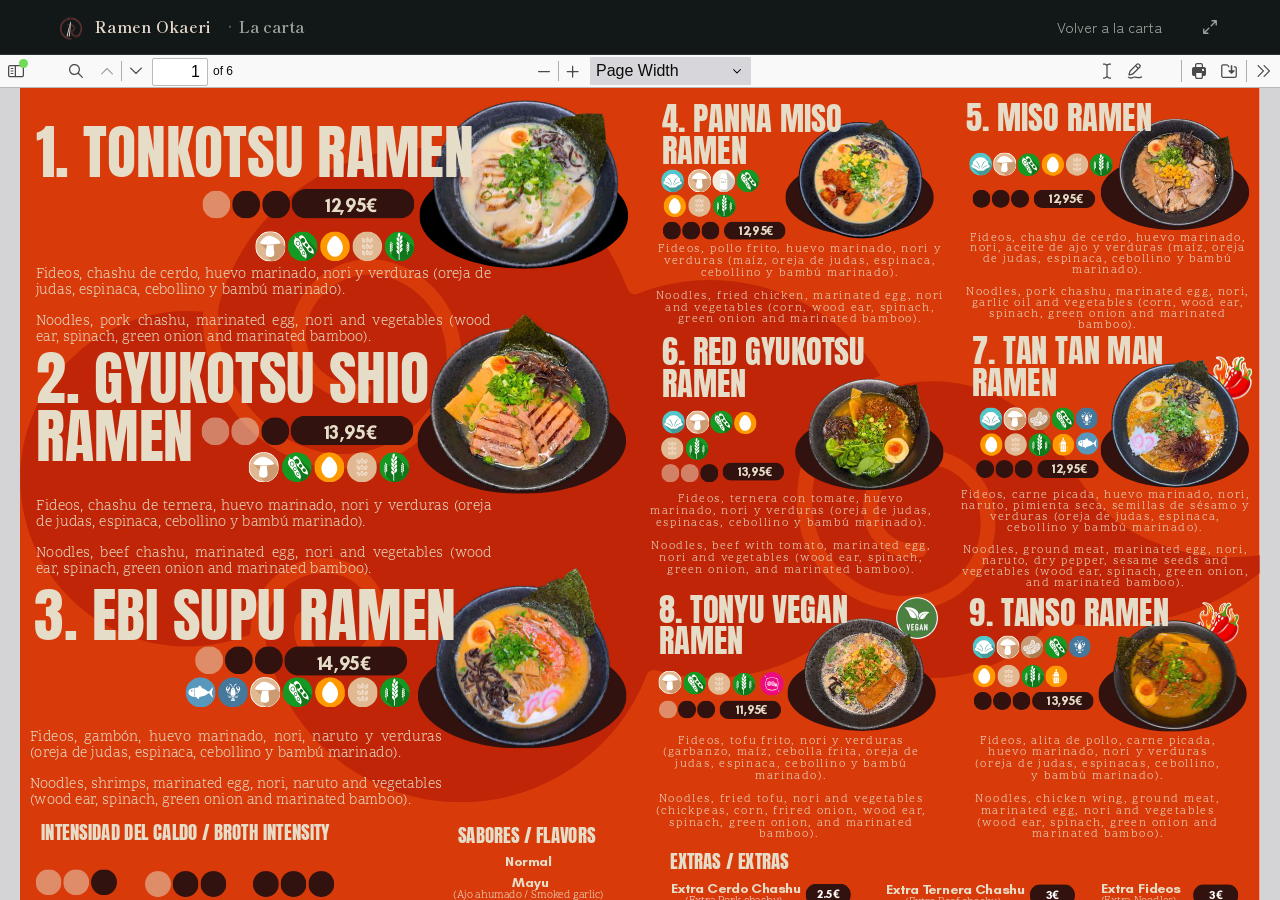
<file: menu/pdf/index.html>
<!doctype html>
<html lang="es">
<head>
<meta charset="utf-8">
<meta name="viewport" content="width=device-width, initial-scale=1, viewport-fit=cover">
<title>La carta · Ramen Okaeri</title>
<meta name="description" content="Carta completa de Ramen Okaeri: ramen, arroces, tapas, postres, bebidas y tabla de alérgenos.">
<meta name="robots" content="noindex">
<link rel="canonical" href="https://ramenokaeri.com/menu/pdf/">
 <link rel="alternate" hreflang="es" href="https://ramenokaeri.com/menu/pdf/">
 <link rel="alternate" hreflang="en" href="https://ramenokaeri.com/en/menu/pdf/">
 <link rel="alternate" hreflang="gl" href="https://ramenokaeri.com/gl/menu/pdf/">
<link rel="alternate" hreflang="x-default" href="https://ramenokaeri.com/">
<meta name="theme-color" content="#121818">
<meta name="color-scheme" content="dark">
<meta name="apple-mobile-web-app-title" content="Okaeri">
<meta name="apple-mobile-web-app-status-bar-style" content="black-translucent">
<link rel="icon" href="/favicon.ico" sizes="48x48">
<link rel="apple-touch-icon" href="/assets/brand/apple-touch-icon.png">
<link rel="manifest" href="/site.webmanifest">
<meta property="og:type" content="restaurant">
<meta property="og:site_name" content="Ramen Okaeri">
<meta property="og:locale" content="es_ES">
<meta property="og:title" content="La carta · Ramen Okaeri">
<meta property="og:description" content="Carta completa de Ramen Okaeri: ramen, arroces, tapas, postres, bebidas y tabla de alérgenos.">
<meta property="og:url" content="https://ramenokaeri.com/menu/pdf/">
<meta property="og:image" content="https://ramenokaeri.com/assets/brand/og.jpg">
<meta property="og:image:width" content="1200">
<meta property="og:image:height" content="630">
<meta name="twitter:card" content="summary_large_image">
<link rel="preconnect" href="https://ramenokaeri.com">
<link rel="preload" href="/assets/fonts/shippori-700-latin.woff2" as="font" type="font/woff2" crossorigin>
<link rel="preload" href="/assets/fonts/zenkaku-400-latin.woff2" as="font" type="font/woff2" crossorigin>
<link rel="stylesheet" href="/css/style.css?v=ed16cea8">
<script type="application/ld+json">{"@context":"https://schema.org","@type":"BreadcrumbList","itemListElement":[{"@type":"ListItem","position":1,"name":"Ramen Okaeri","item":"https://ramenokaeri.com/"},{"@type":"ListItem","position":2,"name":"La carta","item":"https://ramenokaeri.com/menu/pdf/"}]}</script>
</head>
<body class="pag-carta">
<a class="saltar" href="#principal">Saltar al contenido</a>
<div class="visor-barra">
 <a class="marca" href="/">
  <img src="/assets/brand/simbolo.svg" width="30" height="30" alt="">
  <b>Ramen Okaeri</b><span>La carta</span>
 </a>
 <a class="visor-volver" href="/menu/">Volver a la carta</a>
 <button type="button" class="visor-pleno" hidden aria-label="Ver a pantalla completa"
  data-pleno="Ver a pantalla completa" data-salir="Salir de pantalla completa"><svg width="20" height="20" viewBox="0 0 24 24" fill="none" stroke="currentColor" stroke-width="1.6" stroke-linecap="round" stroke-linejoin="round" aria-hidden="true"><path d="M14.5 4.5h5v5M9.5 19.5h-5v-5M19.5 4.5l-6 6M4.5 19.5l6-6"/></svg></button>
</div>
<main class="visor" id="principal">
 <h1 class="oculto">La carta</h1>
 <iframe src="/web/viewer.html?file=%2Fassets%2Fpdf%2Fmenu.pdf%3Fv%3Dab095cd9#zoom=page-width"
  title="La carta"></iframe>
 <p class="oculto">Si el visor no carga, descarga la carta en PDF. <a href="/assets/pdf/menu.pdf?v=ab095cd9">Descargar en PDF</a></p>
</main>
<button type="button" class="visor-salir" aria-label="Salir de pantalla completa"><svg width="20" height="20" viewBox="0 0 24 24" fill="none" stroke="currentColor" stroke-width="1.6" stroke-linecap="round" stroke-linejoin="round" aria-hidden="true"><path d="M14.5 9.5h5m-5 0v-5m-5 10h-5m5 0v5M14.5 9.5l5-5M9.5 14.5l-5 5"/></svg></button>
<script src="/js/main.js?v=559666e6" defer></script>
</body>
</html>
</file>
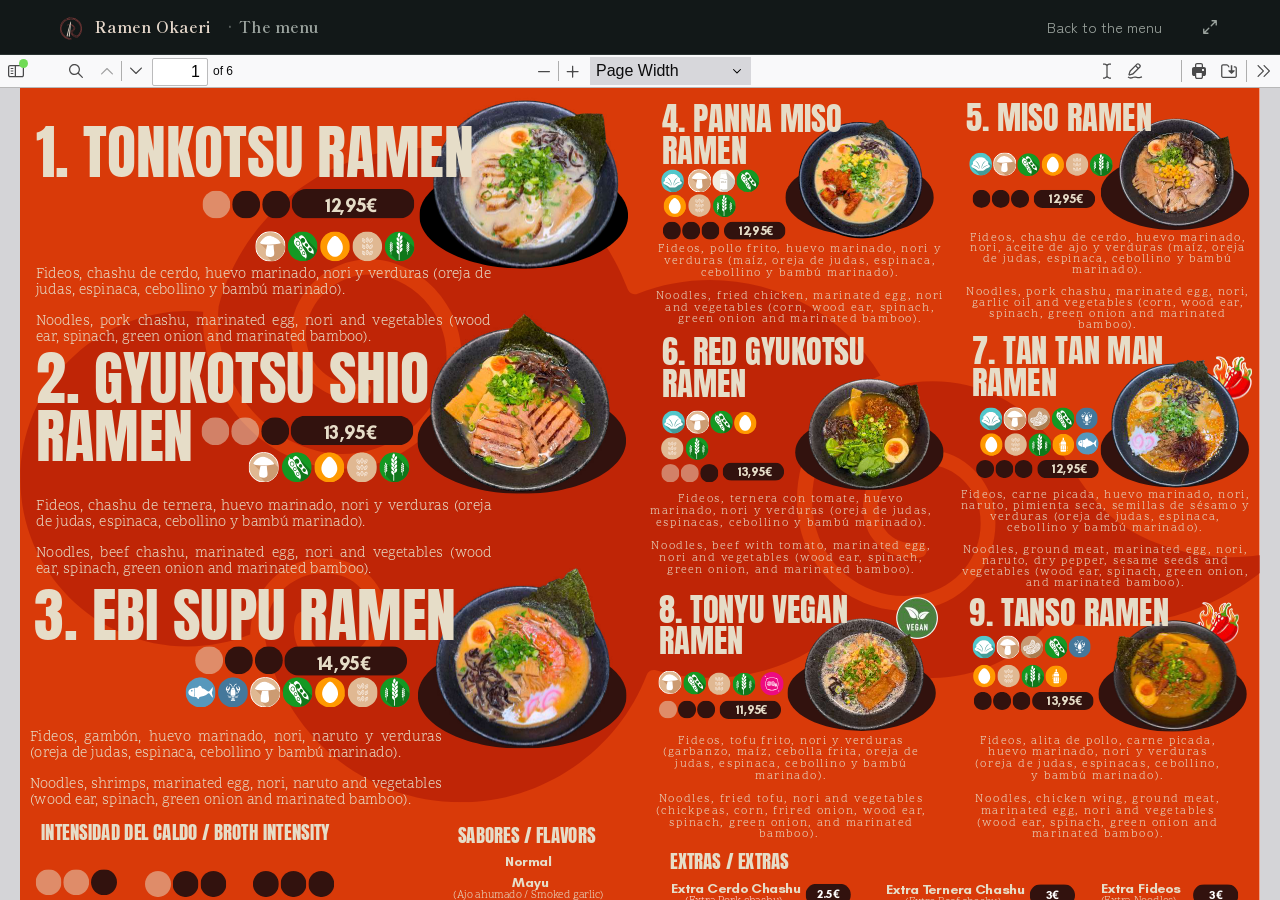
<file: en/menu/pdf/index.html>
<!doctype html>
<html lang="en">
<head>
<meta charset="utf-8">
<meta name="viewport" content="width=device-width, initial-scale=1, viewport-fit=cover">
<title>Menu · Ramen Okaeri</title>
<meta name="description" content="Full Ramen Okaeri menu: ramen, curry rice, small plates, desserts, drinks and the allergen table.">
<meta name="robots" content="noindex">
<link rel="canonical" href="https://ramenokaeri.com/en/menu/pdf/">
 <link rel="alternate" hreflang="es" href="https://ramenokaeri.com/menu/pdf/">
 <link rel="alternate" hreflang="en" href="https://ramenokaeri.com/en/menu/pdf/">
 <link rel="alternate" hreflang="gl" href="https://ramenokaeri.com/gl/menu/pdf/">
<link rel="alternate" hreflang="x-default" href="https://ramenokaeri.com/">
<meta name="theme-color" content="#121818">
<meta name="color-scheme" content="dark">
<meta name="apple-mobile-web-app-title" content="Okaeri">
<meta name="apple-mobile-web-app-status-bar-style" content="black-translucent">
<link rel="icon" href="/favicon.ico" sizes="48x48">
<link rel="apple-touch-icon" href="/assets/brand/apple-touch-icon.png">
<link rel="manifest" href="/site.webmanifest">
<meta property="og:type" content="restaurant">
<meta property="og:site_name" content="Ramen Okaeri">
<meta property="og:locale" content="en_GB">
<meta property="og:title" content="Menu · Ramen Okaeri">
<meta property="og:description" content="Full Ramen Okaeri menu: ramen, curry rice, small plates, desserts, drinks and the allergen table.">
<meta property="og:url" content="https://ramenokaeri.com/en/menu/pdf/">
<meta property="og:image" content="https://ramenokaeri.com/assets/brand/og.jpg">
<meta property="og:image:width" content="1200">
<meta property="og:image:height" content="630">
<meta name="twitter:card" content="summary_large_image">
<link rel="preconnect" href="https://ramenokaeri.com">
<link rel="preload" href="/assets/fonts/shippori-700-latin.woff2" as="font" type="font/woff2" crossorigin>
<link rel="preload" href="/assets/fonts/zenkaku-400-latin.woff2" as="font" type="font/woff2" crossorigin>
<link rel="stylesheet" href="/css/style.css?v=ed16cea8">
<script type="application/ld+json">{"@context":"https://schema.org","@type":"BreadcrumbList","itemListElement":[{"@type":"ListItem","position":1,"name":"Ramen Okaeri","item":"https://ramenokaeri.com/en/"},{"@type":"ListItem","position":2,"name":"The menu","item":"https://ramenokaeri.com/en/menu/pdf/"}]}</script>
</head>
<body class="pag-carta">
<a class="saltar" href="#principal">Skip to content</a>
<div class="visor-barra">
 <a class="marca" href="/en">
  <img src="/assets/brand/simbolo.svg" width="30" height="30" alt="">
  <b>Ramen Okaeri</b><span>The menu</span>
 </a>
 <a class="visor-volver" href="/en/menu/">Back to the menu</a>
 <button type="button" class="visor-pleno" hidden aria-label="View full screen"
  data-pleno="View full screen" data-salir="Exit full screen"><svg width="20" height="20" viewBox="0 0 24 24" fill="none" stroke="currentColor" stroke-width="1.6" stroke-linecap="round" stroke-linejoin="round" aria-hidden="true"><path d="M14.5 4.5h5v5M9.5 19.5h-5v-5M19.5 4.5l-6 6M4.5 19.5l6-6"/></svg></button>
</div>
<main class="visor" id="principal">
 <h1 class="oculto">The menu</h1>
 <iframe src="/web/viewer.html?file=%2Fassets%2Fpdf%2Fmenu.pdf%3Fv%3Dab095cd9#zoom=page-width"
  title="The menu"></iframe>
 <p class="oculto">If the viewer doesn't load, download the menu as a PDF. <a href="/assets/pdf/menu.pdf?v=ab095cd9">Download the PDF</a></p>
</main>
<button type="button" class="visor-salir" aria-label="Exit full screen"><svg width="20" height="20" viewBox="0 0 24 24" fill="none" stroke="currentColor" stroke-width="1.6" stroke-linecap="round" stroke-linejoin="round" aria-hidden="true"><path d="M14.5 9.5h5m-5 0v-5m-5 10h-5m5 0v5M14.5 9.5l5-5M9.5 14.5l-5 5"/></svg></button>
<script src="/js/main.js?v=559666e6" defer></script>
</body>
</html>
</file>
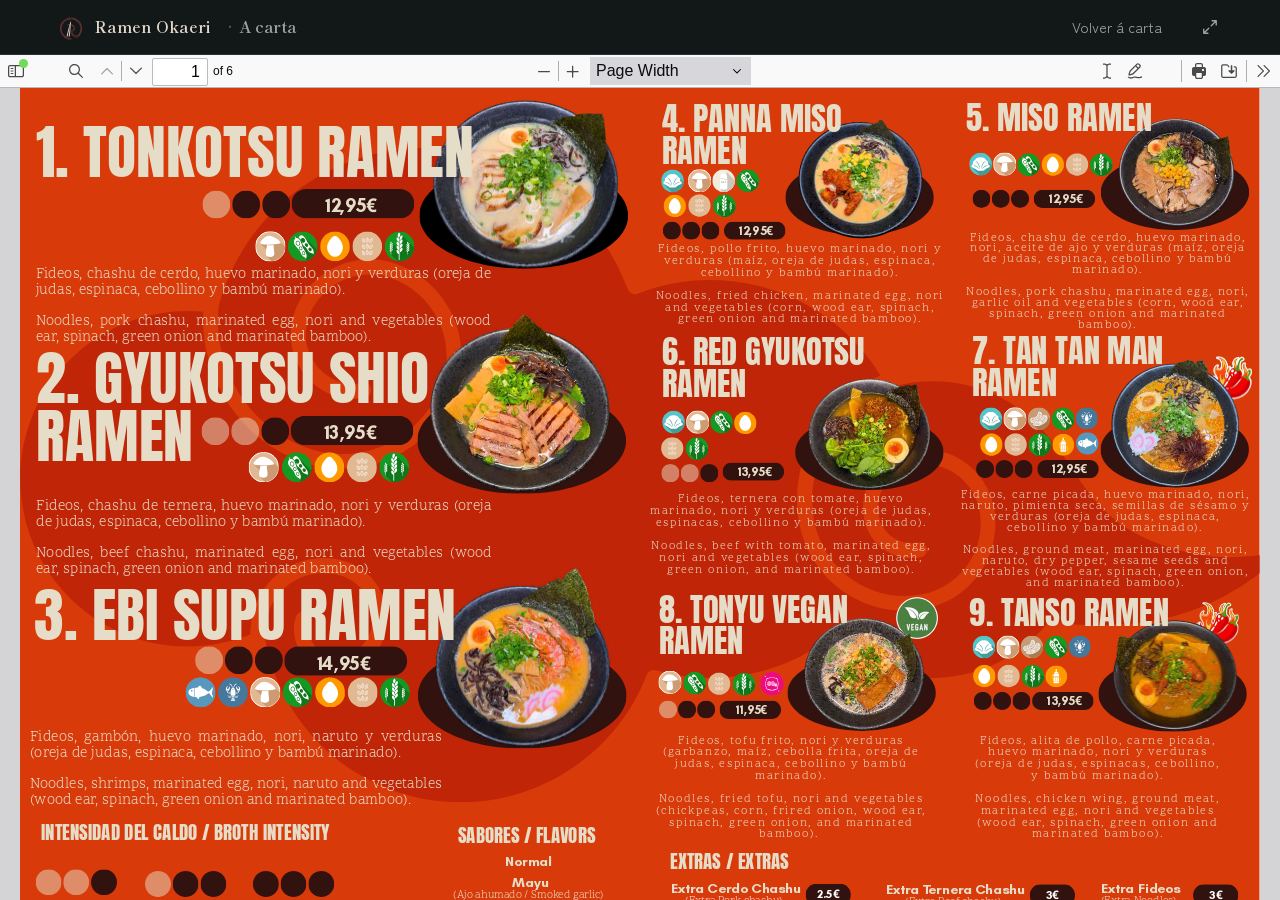
<file: gl/menu/pdf/index.html>
<!doctype html>
<html lang="gl">
<head>
<meta charset="utf-8">
<meta name="viewport" content="width=device-width, initial-scale=1, viewport-fit=cover">
<title>A carta · Ramen Okaeri</title>
<meta name="description" content="Carta completa de Ramen Okaeri: ramen, arroces, tapas, sobremesas, bebidas e táboa de alérxenos.">
<meta name="robots" content="noindex">
<link rel="canonical" href="https://ramenokaeri.com/gl/menu/pdf/">
 <link rel="alternate" hreflang="es" href="https://ramenokaeri.com/menu/pdf/">
 <link rel="alternate" hreflang="en" href="https://ramenokaeri.com/en/menu/pdf/">
 <link rel="alternate" hreflang="gl" href="https://ramenokaeri.com/gl/menu/pdf/">
<link rel="alternate" hreflang="x-default" href="https://ramenokaeri.com/">
<meta name="theme-color" content="#121818">
<meta name="color-scheme" content="dark">
<meta name="apple-mobile-web-app-title" content="Okaeri">
<meta name="apple-mobile-web-app-status-bar-style" content="black-translucent">
<link rel="icon" href="/favicon.ico" sizes="48x48">
<link rel="apple-touch-icon" href="/assets/brand/apple-touch-icon.png">
<link rel="manifest" href="/site.webmanifest">
<meta property="og:type" content="restaurant">
<meta property="og:site_name" content="Ramen Okaeri">
<meta property="og:locale" content="gl_ES">
<meta property="og:title" content="A carta · Ramen Okaeri">
<meta property="og:description" content="Carta completa de Ramen Okaeri: ramen, arroces, tapas, sobremesas, bebidas e táboa de alérxenos.">
<meta property="og:url" content="https://ramenokaeri.com/gl/menu/pdf/">
<meta property="og:image" content="https://ramenokaeri.com/assets/brand/og.jpg">
<meta property="og:image:width" content="1200">
<meta property="og:image:height" content="630">
<meta name="twitter:card" content="summary_large_image">
<link rel="preconnect" href="https://ramenokaeri.com">
<link rel="preload" href="/assets/fonts/shippori-700-latin.woff2" as="font" type="font/woff2" crossorigin>
<link rel="preload" href="/assets/fonts/zenkaku-400-latin.woff2" as="font" type="font/woff2" crossorigin>
<link rel="stylesheet" href="/css/style.css?v=ed16cea8">
<script type="application/ld+json">{"@context":"https://schema.org","@type":"BreadcrumbList","itemListElement":[{"@type":"ListItem","position":1,"name":"Ramen Okaeri","item":"https://ramenokaeri.com/gl/"},{"@type":"ListItem","position":2,"name":"A carta","item":"https://ramenokaeri.com/gl/menu/pdf/"}]}</script>
</head>
<body class="pag-carta">
<a class="saltar" href="#principal">Ir ao contido</a>
<div class="visor-barra">
 <a class="marca" href="/gl">
  <img src="/assets/brand/simbolo.svg" width="30" height="30" alt="">
  <b>Ramen Okaeri</b><span>A carta</span>
 </a>
 <a class="visor-volver" href="/gl/menu/">Volver á carta</a>
 <button type="button" class="visor-pleno" hidden aria-label="Ver a pantalla completa"
  data-pleno="Ver a pantalla completa" data-salir="Saír da pantalla completa"><svg width="20" height="20" viewBox="0 0 24 24" fill="none" stroke="currentColor" stroke-width="1.6" stroke-linecap="round" stroke-linejoin="round" aria-hidden="true"><path d="M14.5 4.5h5v5M9.5 19.5h-5v-5M19.5 4.5l-6 6M4.5 19.5l6-6"/></svg></button>
</div>
<main class="visor" id="principal">
 <h1 class="oculto">A carta</h1>
 <iframe src="/web/viewer.html?file=%2Fassets%2Fpdf%2Fmenu.pdf%3Fv%3Dab095cd9#zoom=page-width"
  title="A carta"></iframe>
 <p class="oculto">Se o visor non carga, descarga a carta en PDF. <a href="/assets/pdf/menu.pdf?v=ab095cd9">Descargar en PDF</a></p>
</main>
<button type="button" class="visor-salir" aria-label="Saír da pantalla completa"><svg width="20" height="20" viewBox="0 0 24 24" fill="none" stroke="currentColor" stroke-width="1.6" stroke-linecap="round" stroke-linejoin="round" aria-hidden="true"><path d="M14.5 9.5h5m-5 0v-5m-5 10h-5m5 0v5M14.5 9.5l5-5M9.5 14.5l-5 5"/></svg></button>
<script src="/js/main.js?v=559666e6" defer></script>
</body>
</html>
</file>
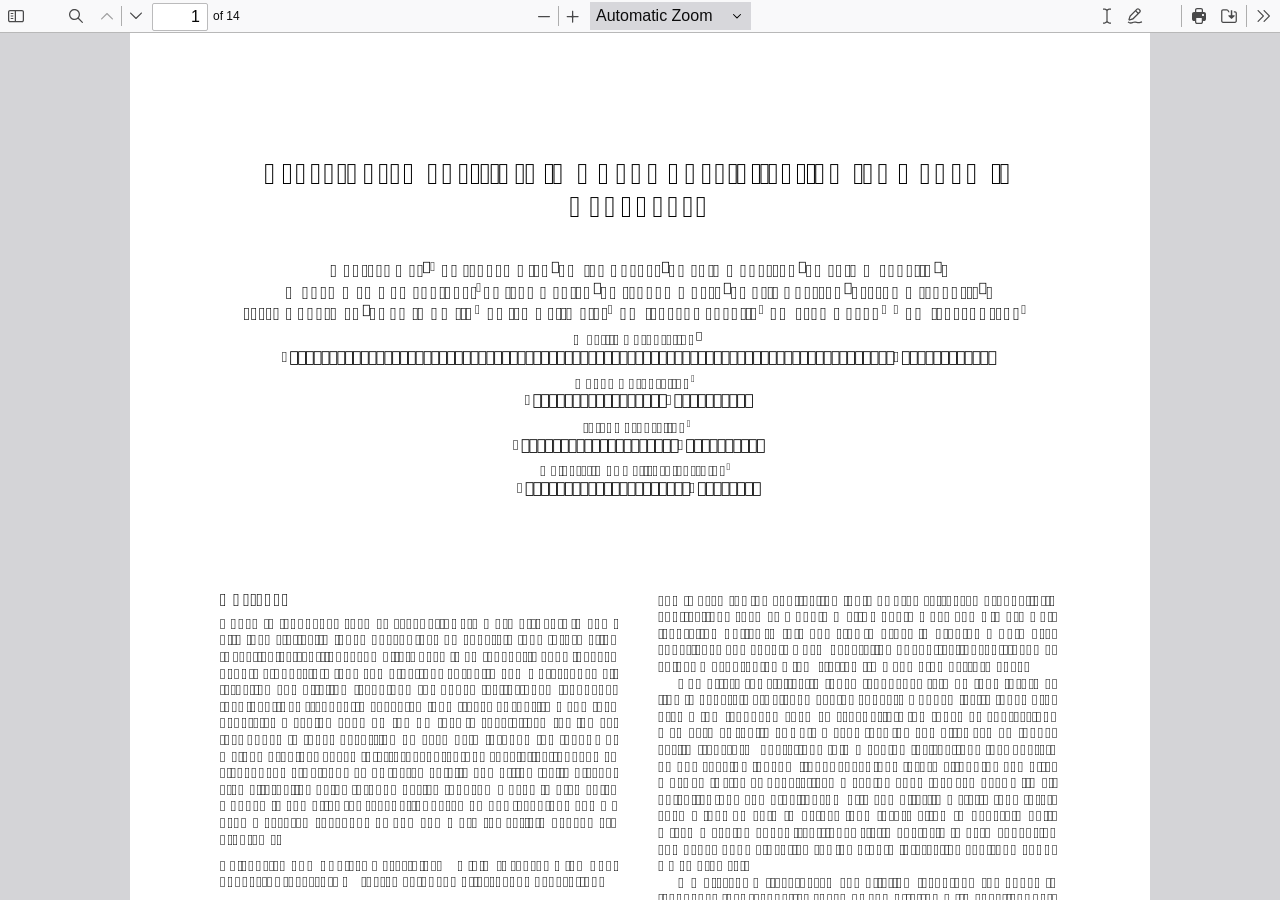
<file: web/viewer.html>
<!DOCTYPE html>
<!--
Copyright 2012 Mozilla Foundation

Licensed under the Apache License, Version 2.0 (the "License");
you may not use this file except in compliance with the License.
You may obtain a copy of the License at

    http://www.apache.org/licenses/LICENSE-2.0

Unless required by applicable law or agreed to in writing, software
distributed under the License is distributed on an "AS IS" BASIS,
WITHOUT WARRANTIES OR CONDITIONS OF ANY KIND, either express or implied.
See the License for the specific language governing permissions and
limitations under the License.

Adobe CMap resources are covered by their own copyright but the same license:

    Copyright 1990-2015 Adobe Systems Incorporated.

See https://github.com/adobe-type-tools/cmap-resources
-->
<html dir="ltr" mozdisallowselectionprint>
  <head>
    <meta charset="utf-8">
    <meta name="viewport" content="width=device-width, initial-scale=1, maximum-scale=1">
    <meta name="google" content="notranslate">
    <title>PDF.js viewer</title>

<!-- This snippet is used in production (included from viewer.html) -->
<link rel="resource" type="application/l10n" href="locale/locale.json">
<script src="../build/pdf.mjs" type="module"></script>

    <link rel="stylesheet" href="viewer.css">

  <script src="viewer.mjs" type="module"></script>
  </head>

  <body tabindex="1">
    <div id="outerContainer">

      <div id="sidebarContainer">
        <div id="toolbarSidebar">
          <div id="toolbarSidebarLeft">
            <div id="sidebarViewButtons" class="splitToolbarButton toggled" role="radiogroup">
              <button id="viewThumbnail" class="toolbarButton toggled" title="Show Thumbnails" tabindex="2" data-l10n-id="pdfjs-thumbs-button" role="radio" aria-checked="true" aria-controls="thumbnailView">
                 <span data-l10n-id="pdfjs-thumbs-button-label">Thumbnails</span>
              </button>
              <button id="viewOutline" class="toolbarButton" title="Show Document Outline (double-click to expand/collapse all items)" tabindex="3" data-l10n-id="pdfjs-document-outline-button" role="radio" aria-checked="false" aria-controls="outlineView">
                 <span data-l10n-id="pdfjs-document-outline-button-label">Document Outline</span>
              </button>
              <button id="viewAttachments" class="toolbarButton" title="Show Attachments" tabindex="4" data-l10n-id="pdfjs-attachments-button" role="radio" aria-checked="false" aria-controls="attachmentsView">
                 <span data-l10n-id="pdfjs-attachments-button-label">Attachments</span>
              </button>
              <button id="viewLayers" class="toolbarButton" title="Show Layers (double-click to reset all layers to the default state)" tabindex="5" data-l10n-id="pdfjs-layers-button" role="radio" aria-checked="false" aria-controls="layersView">
                 <span data-l10n-id="pdfjs-layers-button-label">Layers</span>
              </button>
            </div>
          </div>

          <div id="toolbarSidebarRight">
            <div id="outlineOptionsContainer">
              <div class="verticalToolbarSeparator"></div>

              <button id="currentOutlineItem" class="toolbarButton" disabled="disabled" title="Find Current Outline Item" tabindex="6" data-l10n-id="pdfjs-current-outline-item-button">
                <span data-l10n-id="pdfjs-current-outline-item-button-label">Current Outline Item</span>
              </button>
            </div>
          </div>
        </div>
        <div id="sidebarContent">
          <div id="thumbnailView">
          </div>
          <div id="outlineView" class="hidden">
          </div>
          <div id="attachmentsView" class="hidden">
          </div>
          <div id="layersView" class="hidden">
          </div>
        </div>
        <div id="sidebarResizer"></div>
      </div>  <!-- sidebarContainer -->

      <div id="mainContainer">
        <div class="findbar hidden doorHanger" id="findbar">
          <div id="findbarInputContainer">
            <span class="loadingInput end">
              <input id="findInput" class="toolbarField" title="Find" placeholder="Find in document…" tabindex="91" data-l10n-id="pdfjs-find-input" aria-invalid="false">
            </span>
            <div class="splitToolbarButton">
              <button id="findPrevious" class="toolbarButton" title="Find the previous occurrence of the phrase" tabindex="92" data-l10n-id="pdfjs-find-previous-button">
                <span data-l10n-id="pdfjs-find-previous-button-label">Previous</span>
              </button>
              <div class="splitToolbarButtonSeparator"></div>
              <button id="findNext" class="toolbarButton" title="Find the next occurrence of the phrase" tabindex="93" data-l10n-id="pdfjs-find-next-button">
                <span data-l10n-id="pdfjs-find-next-button-label">Next</span>
              </button>
            </div>
          </div>

          <div id="findbarOptionsOneContainer">
            <input type="checkbox" id="findHighlightAll" class="toolbarField" tabindex="94">
            <label for="findHighlightAll" class="toolbarLabel" data-l10n-id="pdfjs-find-highlight-checkbox">Highlight All</label>
            <input type="checkbox" id="findMatchCase" class="toolbarField" tabindex="95">
            <label for="findMatchCase" class="toolbarLabel" data-l10n-id="pdfjs-find-match-case-checkbox-label">Match Case</label>
          </div>
          <div id="findbarOptionsTwoContainer">
            <input type="checkbox" id="findMatchDiacritics" class="toolbarField" tabindex="96">
            <label for="findMatchDiacritics" class="toolbarLabel" data-l10n-id="pdfjs-find-match-diacritics-checkbox-label">Match Diacritics</label>
            <input type="checkbox" id="findEntireWord" class="toolbarField" tabindex="97">
            <label for="findEntireWord" class="toolbarLabel" data-l10n-id="pdfjs-find-entire-word-checkbox-label">Whole Words</label>
          </div>

          <div id="findbarMessageContainer" aria-live="polite">
            <span id="findResultsCount" class="toolbarLabel"></span>
            <span id="findMsg" class="toolbarLabel"></span>
          </div>
        </div>  <!-- findbar -->

        <div class="editorParamsToolbar hidden doorHangerRight" id="editorHighlightParamsToolbar">
          <div id="highlightParamsToolbarContainer" class="editorParamsToolbarContainer">
            <div id="editorHighlightColorPicker" class="colorPicker">
              <span id="highlightColorPickerLabel" class="editorParamsLabel" data-l10n-id="pdfjs-editor-highlight-colorpicker-label">Highlight color</span>
            </div>
          </div>
        </div>

        <div class="editorParamsToolbar hidden doorHangerRight" id="editorFreeTextParamsToolbar">
          <div class="editorParamsToolbarContainer">
            <div class="editorParamsSetter">
              <label for="editorFreeTextColor" class="editorParamsLabel" data-l10n-id="pdfjs-editor-free-text-color-input">Color</label>
              <input type="color" id="editorFreeTextColor" class="editorParamsColor" tabindex="102">
            </div>
            <div class="editorParamsSetter">
              <label for="editorFreeTextFontSize" class="editorParamsLabel" data-l10n-id="pdfjs-editor-free-text-size-input">Size</label>
              <input type="range" id="editorFreeTextFontSize" class="editorParamsSlider" value="10" min="5" max="100" step="1" tabindex="103">
            </div>
          </div>
        </div>

        <div class="editorParamsToolbar hidden doorHangerRight" id="editorInkParamsToolbar">
          <div class="editorParamsToolbarContainer">
            <div class="editorParamsSetter">
              <label for="editorInkColor" class="editorParamsLabel" data-l10n-id="pdfjs-editor-ink-color-input">Color</label>
              <input type="color" id="editorInkColor" class="editorParamsColor" tabindex="104">
            </div>
            <div class="editorParamsSetter">
              <label for="editorInkThickness" class="editorParamsLabel" data-l10n-id="pdfjs-editor-ink-thickness-input">Thickness</label>
              <input type="range" id="editorInkThickness" class="editorParamsSlider" value="1" min="1" max="20" step="1" tabindex="105">
            </div>
            <div class="editorParamsSetter">
              <label for="editorInkOpacity" class="editorParamsLabel" data-l10n-id="pdfjs-editor-ink-opacity-input">Opacity</label>
              <input type="range" id="editorInkOpacity" class="editorParamsSlider" value="100" min="1" max="100" step="1" tabindex="106">
            </div>
          </div>
        </div>

        <div class="editorParamsToolbar hidden doorHangerRight" id="editorStampParamsToolbar">
          <div class="editorParamsToolbarContainer">
            <button id="editorStampAddImage" class="secondaryToolbarButton" title="Add image" tabindex="107" data-l10n-id="pdfjs-editor-stamp-add-image-button">
              <span class="editorParamsLabel" data-l10n-id="pdfjs-editor-stamp-add-image-button-label">Add image</span>
            </button>
          </div>
        </div>

        <div id="secondaryToolbar" class="secondaryToolbar hidden doorHangerRight">
          <div id="secondaryToolbarButtonContainer">
            <button id="secondaryOpenFile" class="secondaryToolbarButton" title="Open File" tabindex="51" data-l10n-id="pdfjs-open-file-button">
              <span data-l10n-id="pdfjs-open-file-button-label">Open</span>
            </button>

            <button id="secondaryPrint" class="secondaryToolbarButton visibleMediumView" title="Print" tabindex="52" data-l10n-id="pdfjs-print-button">
              <span data-l10n-id="pdfjs-print-button-label">Print</span>
            </button>

            <button id="secondaryDownload" class="secondaryToolbarButton visibleMediumView" title="Save" tabindex="53" data-l10n-id="pdfjs-save-button">
              <span data-l10n-id="pdfjs-save-button-label">Save</span>
            </button>

            <div class="horizontalToolbarSeparator"></div>

            <button id="presentationMode" class="secondaryToolbarButton" title="Switch to Presentation Mode" tabindex="54" data-l10n-id="pdfjs-presentation-mode-button">
              <span data-l10n-id="pdfjs-presentation-mode-button-label">Presentation Mode</span>
            </button>

            <a href="#" id="viewBookmark" class="secondaryToolbarButton" title="Current Page (View URL from Current Page)" tabindex="55" data-l10n-id="pdfjs-bookmark-button">
              <span data-l10n-id="pdfjs-bookmark-button-label">Current Page</span>
            </a>

            <div id="viewBookmarkSeparator" class="horizontalToolbarSeparator"></div>

            <button id="firstPage" class="secondaryToolbarButton" title="Go to First Page" tabindex="56" data-l10n-id="pdfjs-first-page-button">
              <span data-l10n-id="pdfjs-first-page-button-label">Go to First Page</span>
            </button>
            <button id="lastPage" class="secondaryToolbarButton" title="Go to Last Page" tabindex="57" data-l10n-id="pdfjs-last-page-button">
              <span data-l10n-id="pdfjs-last-page-button-label">Go to Last Page</span>
            </button>

            <div class="horizontalToolbarSeparator"></div>

            <button id="pageRotateCw" class="secondaryToolbarButton" title="Rotate Clockwise" tabindex="58" data-l10n-id="pdfjs-page-rotate-cw-button">
              <span data-l10n-id="pdfjs-page-rotate-cw-button-label">Rotate Clockwise</span>
            </button>
            <button id="pageRotateCcw" class="secondaryToolbarButton" title="Rotate Counterclockwise" tabindex="59" data-l10n-id="pdfjs-page-rotate-ccw-button">
              <span data-l10n-id="pdfjs-page-rotate-ccw-button-label">Rotate Counterclockwise</span>
            </button>

            <div class="horizontalToolbarSeparator"></div>

            <div id="cursorToolButtons" role="radiogroup">
              <button id="cursorSelectTool" class="secondaryToolbarButton toggled" title="Enable Text Selection Tool" tabindex="60" data-l10n-id="pdfjs-cursor-text-select-tool-button" role="radio" aria-checked="true">
                <span data-l10n-id="pdfjs-cursor-text-select-tool-button-label">Text Selection Tool</span>
              </button>
              <button id="cursorHandTool" class="secondaryToolbarButton" title="Enable Hand Tool" tabindex="61" data-l10n-id="pdfjs-cursor-hand-tool-button" role="radio" aria-checked="false">
                <span data-l10n-id="pdfjs-cursor-hand-tool-button-label">Hand Tool</span>
              </button>
            </div>

            <div class="horizontalToolbarSeparator"></div>

            <div id="scrollModeButtons" role="radiogroup">
              <button id="scrollPage" class="secondaryToolbarButton" title="Use Page Scrolling" tabindex="62" data-l10n-id="pdfjs-scroll-page-button" role="radio" aria-checked="false">
                <span data-l10n-id="pdfjs-scroll-page-button-label">Page Scrolling</span>
              </button>
              <button id="scrollVertical" class="secondaryToolbarButton toggled" title="Use Vertical Scrolling" tabindex="63" data-l10n-id="pdfjs-scroll-vertical-button" role="radio" aria-checked="true">
                <span data-l10n-id="pdfjs-scroll-vertical-button-label" >Vertical Scrolling</span>
              </button>
              <button id="scrollHorizontal" class="secondaryToolbarButton" title="Use Horizontal Scrolling" tabindex="64" data-l10n-id="pdfjs-scroll-horizontal-button" role="radio" aria-checked="false">
                <span data-l10n-id="pdfjs-scroll-horizontal-button-label">Horizontal Scrolling</span>
              </button>
              <button id="scrollWrapped" class="secondaryToolbarButton" title="Use Wrapped Scrolling" tabindex="65" data-l10n-id="pdfjs-scroll-wrapped-button" role="radio" aria-checked="false">
                <span data-l10n-id="pdfjs-scroll-wrapped-button-label">Wrapped Scrolling</span>
              </button>
            </div>

            <div class="horizontalToolbarSeparator"></div>

            <div id="spreadModeButtons" role="radiogroup">
              <button id="spreadNone" class="secondaryToolbarButton toggled" title="Do not join page spreads" tabindex="66" data-l10n-id="pdfjs-spread-none-button" role="radio" aria-checked="true">
                <span data-l10n-id="pdfjs-spread-none-button-label">No Spreads</span>
              </button>
              <button id="spreadOdd" class="secondaryToolbarButton" title="Join page spreads starting with odd-numbered pages" tabindex="67" data-l10n-id="pdfjs-spread-odd-button" role="radio" aria-checked="false">
                <span data-l10n-id="pdfjs-spread-odd-button-label">Odd Spreads</span>
              </button>
              <button id="spreadEven" class="secondaryToolbarButton" title="Join page spreads starting with even-numbered pages" tabindex="68" data-l10n-id="pdfjs-spread-even-button" role="radio" aria-checked="false">
                <span data-l10n-id="pdfjs-spread-even-button-label">Even Spreads</span>
              </button>
            </div>

            <div class="horizontalToolbarSeparator"></div>

            <button id="documentProperties" class="secondaryToolbarButton" title="Document Properties…" tabindex="69" data-l10n-id="pdfjs-document-properties-button" aria-controls="documentPropertiesDialog">
              <span data-l10n-id="pdfjs-document-properties-button-label">Document Properties…</span>
            </button>
          </div>
        </div>  <!-- secondaryToolbar -->

        <div class="toolbar">
          <div id="toolbarContainer">
            <div id="toolbarViewer">
              <div id="toolbarViewerLeft">
                <button id="sidebarToggle" class="toolbarButton" title="Toggle Sidebar" tabindex="11" data-l10n-id="pdfjs-toggle-sidebar-button" aria-expanded="false" aria-controls="sidebarContainer">
                  <span data-l10n-id="pdfjs-toggle-sidebar-button-label">Toggle Sidebar</span>
                </button>
                <div class="toolbarButtonSpacer"></div>
                <button id="viewFind" class="toolbarButton" title="Find in Document" tabindex="12" data-l10n-id="pdfjs-findbar-button" aria-expanded="false" aria-controls="findbar">
                  <span data-l10n-id="pdfjs-findbar-button-label">Find</span>
                </button>
                <div class="splitToolbarButton hiddenSmallView">
                  <button class="toolbarButton" title="Previous Page" id="previous" tabindex="13" data-l10n-id="pdfjs-previous-button">
                    <span data-l10n-id="pdfjs-previous-button-label">Previous</span>
                  </button>
                  <div class="splitToolbarButtonSeparator"></div>
                  <button class="toolbarButton" title="Next Page" id="next" tabindex="14" data-l10n-id="pdfjs-next-button">
                    <span data-l10n-id="pdfjs-next-button-label">Next</span>
                  </button>
                </div>
                <span class="loadingInput start">
                  <input type="number" id="pageNumber" class="toolbarField" title="Page" value="1" min="1" tabindex="15" data-l10n-id="pdfjs-page-input" autocomplete="off">
                </span>
                <span id="numPages" class="toolbarLabel"></span>
              </div>
              <div id="toolbarViewerRight">
                <div id="editorModeButtons" class="splitToolbarButton toggled" role="radiogroup">
                  <button id="editorHighlight" class="toolbarButton" hidden="true" disabled="disabled" title="Highlight" role="radio" aria-checked="false" aria-controls="editorHighlightParamsToolbar" tabindex="31" data-l10n-id="pdfjs-editor-highlight-button">
                    <span data-l10n-id="pdfjs-editor-highlight-button-label">Highlight</span>
                  </button>
                  <button id="editorFreeText" class="toolbarButton" disabled="disabled" title="Text" role="radio" aria-checked="false" aria-controls="editorFreeTextParamsToolbar" tabindex="32" data-l10n-id="pdfjs-editor-free-text-button">
                    <span data-l10n-id="pdfjs-editor-free-text-button-label">Text</span>
                  </button>
                  <button id="editorInk" class="toolbarButton" disabled="disabled" title="Draw" role="radio" aria-checked="false" aria-controls="editorInkParamsToolbar" tabindex="33" data-l10n-id="pdfjs-editor-ink-button">
                    <span data-l10n-id="pdfjs-editor-ink-button-label">Draw</span>
                  </button>
                  <button id="editorStamp" class="toolbarButton" disabled="disabled" title="Add or edit images" role="radio" aria-checked="false" aria-controls="editorStampParamsToolbar" tabindex="34" data-l10n-id="pdfjs-editor-stamp-button">
                    <span data-l10n-id="pdfjs-editor-stamp-button-label">Add or edit images</span>
                  </button>
                </div>

                <div id="editorModeSeparator" class="verticalToolbarSeparator"></div>

                <button id="print" class="toolbarButton hiddenMediumView" title="Print" tabindex="41" data-l10n-id="pdfjs-print-button">
                  <span data-l10n-id="pdfjs-print-button-label">Print</span>
                </button>

                <button id="download" class="toolbarButton hiddenMediumView" title="Save" tabindex="42" data-l10n-id="pdfjs-save-button">
                  <span data-l10n-id="pdfjs-save-button-label">Save</span>
                </button>

                <div class="verticalToolbarSeparator hiddenMediumView"></div>

                <button id="secondaryToolbarToggle" class="toolbarButton" title="Tools" tabindex="43" data-l10n-id="pdfjs-tools-button" aria-expanded="false" aria-controls="secondaryToolbar">
                  <span data-l10n-id="pdfjs-tools-button-label">Tools</span>
                </button>
              </div>
              <div id="toolbarViewerMiddle">
                <div class="splitToolbarButton">
                  <button id="zoomOut" class="toolbarButton" title="Zoom Out" tabindex="21" data-l10n-id="pdfjs-zoom-out-button">
                    <span data-l10n-id="pdfjs-zoom-out-button-label">Zoom Out</span>
                  </button>
                  <div class="splitToolbarButtonSeparator"></div>
                  <button id="zoomIn" class="toolbarButton" title="Zoom In" tabindex="22" data-l10n-id="pdfjs-zoom-in-button">
                    <span data-l10n-id="pdfjs-zoom-in-button-label">Zoom In</span>
                   </button>
                </div>
                <span id="scaleSelectContainer" class="dropdownToolbarButton">
                  <select id="scaleSelect" title="Zoom" tabindex="23" data-l10n-id="pdfjs-zoom-select">
                    <option id="pageAutoOption" title="" value="auto" selected="selected" data-l10n-id="pdfjs-page-scale-auto">Automatic Zoom</option>
                    <option id="pageActualOption" title="" value="page-actual" data-l10n-id="pdfjs-page-scale-actual">Actual Size</option>
                    <option id="pageFitOption" title="" value="page-fit" data-l10n-id="pdfjs-page-scale-fit">Page Fit</option>
                    <option id="pageWidthOption" title="" value="page-width" data-l10n-id="pdfjs-page-scale-width">Page Width</option>
                    <option id="customScaleOption" title="" value="custom" disabled="disabled" hidden="true" data-l10n-id="pdfjs-page-scale-percent" data-l10n-args='{ "scale": 0 }'>0%</option>
                    <option title="" value="0.5" data-l10n-id="pdfjs-page-scale-percent" data-l10n-args='{ "scale": 50 }'>50%</option>
                    <option title="" value="0.75" data-l10n-id="pdfjs-page-scale-percent" data-l10n-args='{ "scale": 75 }'>75%</option>
                    <option title="" value="1" data-l10n-id="pdfjs-page-scale-percent" data-l10n-args='{ "scale": 100 }'>100%</option>
                    <option title="" value="1.25" data-l10n-id="pdfjs-page-scale-percent" data-l10n-args='{ "scale": 125 }'>125%</option>
                    <option title="" value="1.5" data-l10n-id="pdfjs-page-scale-percent" data-l10n-args='{ "scale": 150 }'>150%</option>
                    <option title="" value="2" data-l10n-id="pdfjs-page-scale-percent" data-l10n-args='{ "scale": 200 }'>200%</option>
                    <option title="" value="3" data-l10n-id="pdfjs-page-scale-percent" data-l10n-args='{ "scale": 300 }'>300%</option>
                    <option title="" value="4" data-l10n-id="pdfjs-page-scale-percent" data-l10n-args='{ "scale": 400 }'>400%</option>
                  </select>
                </span>
              </div>
            </div>
            <div id="loadingBar">
              <div class="progress">
                <div class="glimmer">
                </div>
              </div>
            </div>
          </div>
        </div>

        <div id="viewerContainer" tabindex="0">
          <div id="viewer" class="pdfViewer"></div>
        </div>
      </div> <!-- mainContainer -->

      <div id="dialogContainer">
        <dialog id="passwordDialog">
          <div class="row">
            <label for="password" id="passwordText" data-l10n-id="pdfjs-password-label">Enter the password to open this PDF file:</label>
          </div>
          <div class="row">
            <input type="password" id="password" class="toolbarField">
          </div>
          <div class="buttonRow">
            <button id="passwordCancel" class="dialogButton"><span data-l10n-id="pdfjs-password-cancel-button">Cancel</span></button>
            <button id="passwordSubmit" class="dialogButton"><span data-l10n-id="pdfjs-password-ok-button">OK</span></button>
          </div>
        </dialog>
        <dialog id="documentPropertiesDialog">
          <div class="row">
            <span id="fileNameLabel" data-l10n-id="pdfjs-document-properties-file-name">File name:</span>
            <p id="fileNameField" aria-labelledby="fileNameLabel">-</p>
          </div>
          <div class="row">
            <span id="fileSizeLabel" data-l10n-id="pdfjs-document-properties-file-size">File size:</span>
            <p id="fileSizeField" aria-labelledby="fileSizeLabel">-</p>
          </div>
          <div class="separator"></div>
          <div class="row">
            <span id="titleLabel" data-l10n-id="pdfjs-document-properties-title">Title:</span>
            <p id="titleField" aria-labelledby="titleLabel">-</p>
          </div>
          <div class="row">
            <span id="authorLabel" data-l10n-id="pdfjs-document-properties-author">Author:</span>
            <p id="authorField" aria-labelledby="authorLabel">-</p>
          </div>
          <div class="row">
            <span id="subjectLabel" data-l10n-id="pdfjs-document-properties-subject">Subject:</span>
            <p id="subjectField" aria-labelledby="subjectLabel">-</p>
          </div>
          <div class="row">
            <span id="keywordsLabel" data-l10n-id="pdfjs-document-properties-keywords">Keywords:</span>
            <p id="keywordsField" aria-labelledby="keywordsLabel">-</p>
          </div>
          <div class="row">
            <span id="creationDateLabel" data-l10n-id="pdfjs-document-properties-creation-date">Creation Date:</span>
            <p id="creationDateField" aria-labelledby="creationDateLabel">-</p>
          </div>
          <div class="row">
            <span id="modificationDateLabel" data-l10n-id="pdfjs-document-properties-modification-date">Modification Date:</span>
            <p id="modificationDateField" aria-labelledby="modificationDateLabel">-</p>
          </div>
          <div class="row">
            <span id="creatorLabel" data-l10n-id="pdfjs-document-properties-creator">Creator:</span>
            <p id="creatorField" aria-labelledby="creatorLabel">-</p>
          </div>
          <div class="separator"></div>
          <div class="row">
            <span id="producerLabel" data-l10n-id="pdfjs-document-properties-producer">PDF Producer:</span>
            <p id="producerField" aria-labelledby="producerLabel">-</p>
          </div>
          <div class="row">
            <span id="versionLabel" data-l10n-id="pdfjs-document-properties-version">PDF Version:</span>
            <p id="versionField" aria-labelledby="versionLabel">-</p>
          </div>
          <div class="row">
            <span id="pageCountLabel" data-l10n-id="pdfjs-document-properties-page-count">Page Count:</span>
            <p id="pageCountField" aria-labelledby="pageCountLabel">-</p>
          </div>
          <div class="row">
            <span id="pageSizeLabel" data-l10n-id="pdfjs-document-properties-page-size">Page Size:</span>
            <p id="pageSizeField" aria-labelledby="pageSizeLabel">-</p>
          </div>
          <div class="separator"></div>
          <div class="row">
            <span id="linearizedLabel" data-l10n-id="pdfjs-document-properties-linearized">Fast Web View:</span>
            <p id="linearizedField" aria-labelledby="linearizedLabel">-</p>
          </div>
          <div class="buttonRow">
            <button id="documentPropertiesClose" class="dialogButton"><span data-l10n-id="pdfjs-document-properties-close-button">Close</span></button>
          </div>
        </dialog>
        <dialog id="altTextDialog" aria-labelledby="dialogLabel" aria-describedby="dialogDescription">
          <div id="altTextContainer">
            <div id="overallDescription">
              <span id="dialogLabel" data-l10n-id="pdfjs-editor-alt-text-dialog-label" class="title">Choose an option</span>
              <span id="dialogDescription" data-l10n-id="pdfjs-editor-alt-text-dialog-description">
                Alt text (alternative text) helps when people can’t see the image or when it doesn’t load.
              </span>
            </div>
            <div id="addDescription">
              <div class="radio">
                <div class="radioButton">
                  <input type="radio" id="descriptionButton" name="altTextOption" tabindex="0" aria-describedby="descriptionAreaLabel" checked>
                  <label for="descriptionButton" data-l10n-id="pdfjs-editor-alt-text-add-description-label">Add a description</label>
                </div>
                <div class="radioLabel">
                  <span id="descriptionAreaLabel" data-l10n-id="pdfjs-editor-alt-text-add-description-description">
                    Aim for 1-2 sentences that describe the subject, setting, or actions.
                  </span>
                </div>
              </div>
              <div class="descriptionArea">
                <textarea id="descriptionTextarea" placeholder="For example, “A young man sits down at a table to eat a meal”" aria-labelledby="descriptionAreaLabel" data-l10n-id="pdfjs-editor-alt-text-textarea" tabindex="0"></textarea>
              </div>
            </div>
            <div id="markAsDecorative">
              <div class="radio">
                <div class="radioButton">
                  <input type="radio" id="decorativeButton" name="altTextOption" aria-describedby="decorativeLabel">
                  <label for="decorativeButton" data-l10n-id="pdfjs-editor-alt-text-mark-decorative-label">Mark as decorative</label>
                </div>
                <div class="radioLabel">
                  <span id="decorativeLabel" data-l10n-id="pdfjs-editor-alt-text-mark-decorative-description">
                    This is used for ornamental images, like borders or watermarks.
                  </span>
                </div>
              </div>
            </div>
            <div id="buttons">
              <button id="altTextCancel" tabindex="0"><span data-l10n-id="pdfjs-editor-alt-text-cancel-button">Cancel</span></button>
              <button id="altTextSave" tabindex="0"><span data-l10n-id="pdfjs-editor-alt-text-save-button">Save</span></button>
            </div>
          </div>
        </dialog>
        <dialog id="printServiceDialog" style="min-width: 200px;">
          <div class="row">
            <span data-l10n-id="pdfjs-print-progress-message">Preparing document for printing…</span>
          </div>
          <div class="row">
            <progress value="0" max="100"></progress>
            <span data-l10n-id="pdfjs-print-progress-percent" data-l10n-args='{ "progress": 0 }' class="relative-progress">0%</span>
          </div>
          <div class="buttonRow">
            <button id="printCancel" class="dialogButton"><span data-l10n-id="pdfjs-print-progress-close-button">Cancel</span></button>
          </div>
        </dialog>
      </div>  <!-- dialogContainer -->

    </div> <!-- outerContainer -->
    <div id="printContainer"></div>

    <input type="file" id="fileInput" class="hidden">
  </body>
</html>
</file>
<file: css/style.css>
/* =========================================================================
   Ramen Okaeri — sistema visual
   Paleta medida sobre el logotipo. Móvil primero, con iOS por delante.
   ========================================================================= */

/* ---------- fuentes, subsets latinos auto-hospedados ---------- */
@font-face{font-family:'Shippori Mincho B1';font-style:normal;font-weight:700;font-display:swap;
  src:url('/assets/fonts/shippori-700-latin.woff2') format('woff2');
  unicode-range:U+0000-00FF,U+0131,U+0152-0153,U+02BB-02BC,U+02C6,U+02DA,U+02DC,U+0304,U+0308,U+0329,U+2000-206F,U+20AC,U+2122,U+2191,U+2193,U+2212,U+2215,U+FEFF,U+FFFD}
@font-face{font-family:'Shippori Mincho B1';font-style:normal;font-weight:700;font-display:swap;
  src:url('/assets/fonts/shippori-700-latin-ext.woff2') format('woff2');
  unicode-range:U+0100-02BA,U+02BD-02C5,U+02C7-02CC,U+02CE-02D7,U+02DD-02FF,U+0304,U+0308,U+0329,U+1D00-1DBF,U+1E00-1E9F,U+1EF2-1EFF,U+2020,U+20A0-20AB,U+20AD-20C0,U+2113,U+2C60-2C7F,U+A720-A7FF}
@font-face{font-family:'Zen Kaku Gothic New';font-style:normal;font-weight:400;font-display:swap;
  src:url('/assets/fonts/zenkaku-400-latin.woff2') format('woff2');
  unicode-range:U+0000-00FF,U+0131,U+0152-0153,U+02BB-02BC,U+02C6,U+02DA,U+02DC,U+0304,U+0308,U+0329,U+2000-206F,U+20AC,U+2122,U+2191,U+2193,U+2212,U+2215,U+FEFF,U+FFFD}
@font-face{font-family:'Zen Kaku Gothic New';font-style:normal;font-weight:400;font-display:swap;
  src:url('/assets/fonts/zenkaku-400-latin-ext.woff2') format('woff2');
  unicode-range:U+0100-02BA,U+02BD-02C5,U+02C7-02CC,U+02CE-02D7,U+02DD-02FF,U+0304,U+0308,U+0329,U+1D00-1DBF,U+1E00-1E9F,U+1EF2-1EFF,U+2020,U+20A0-20AB,U+20AD-20C0,U+2113,U+2C60-2C7F,U+A720-A7FF}
@font-face{font-family:'Zen Kaku Gothic New';font-style:normal;font-weight:700;font-display:swap;
  src:url('/assets/fonts/zenkaku-700-latin.woff2') format('woff2');
  unicode-range:U+0000-00FF,U+0131,U+0152-0153,U+02BB-02BC,U+02C6,U+02DA,U+02DC,U+0304,U+0308,U+0329,U+2000-206F,U+20AC,U+2122,U+2191,U+2193,U+2212,U+2215,U+FEFF,U+FFFD}
@font-face{font-family:'Zen Kaku Gothic New';font-style:normal;font-weight:700;font-display:swap;
  src:url('/assets/fonts/zenkaku-700-latin-ext.woff2') format('woff2');
  unicode-range:U+0100-02BA,U+02BD-02C5,U+02C7-02CC,U+02CE-02D7,U+02DD-02FF,U+0304,U+0308,U+0329,U+1D00-1DBF,U+1E00-1E9F,U+1EF2-1EFF,U+2020,U+20A0-20AB,U+20AD-20C0,U+2113,U+2C60-2C7F,U+A720-A7FF}

/* ---------- tokens ---------- */
:root{
  --sumi:#121818;          /* fondo, medido en el logotipo */
  --sumi-hondo:#0B1010;    /* pie y zonas más profundas */
  --sumi-sup:#1A2121;      /* superficies elevadas */
  --sumi-borde:#2A3332;
  --bengara:#A34544;       /* SOLO fondo de botón, siempre con texto blanco */
  --bengara-viva:#B85450;
  --bengara-txt:#C9635C;   /* 4,7:1 sobre sumi, válido como texto */
  --washi:#E5D7CA;         /* texto principal, 12,9:1 sobre sumi */
  --washi-ten:#9BA39E;     /* texto secundario, 6,4:1 */
  --blanco:#FFFFFF;
  /* Los chips de la carta llevaban su color a pelo, asi que se quedaban fuera
     de prefers-contrast y nadie podia medirlos de un vistazo. Medidos sobre
     --sumi: el verde del borde daba 2,5:1 y el rojo del nivel 1,7:1, o sea
     invisible. Subidos a 3,6:1 y 3,4:1, que es el minimo de un elemento de
     interfaz que no es texto. */
  --dieta-borde:#4E7358;   /* 3,6:1 sobre sumi */
  --dieta-txt:#8FBF9B;     /* 9,3:1 */
  --nivel-borde:#9A5450;   /* 3,4:1 */

  --sal:cubic-bezier(.23,1,.32,1);
  --ent-sal:cubic-bezier(.77,0,.175,1);
  --cajon:cubic-bezier(.32,.72,0,1);    /* cajones y hojas: la curva de iOS */

  --serif:'Shippori Mincho B1',"Hiragino Mincho ProN","Yu Mincho",Georgia,'Times New Roman',serif;
  --sans:'Zen Kaku Gothic New',"Hiragino Sans","Helvetica Neue",Arial,sans-serif;

  --pad:clamp(20px,5.5vw,56px);
  --ancho:1180px;
  --aire:clamp(72px,13vw,160px);
  --radio:14px;

  --seg-l:max(var(--pad),env(safe-area-inset-left));
  --seg-r:max(var(--pad),env(safe-area-inset-right));
  --seg-b:env(safe-area-inset-bottom);
}

/* ---------- reset ---------- */
*,*::before,*::after{box-sizing:border-box}
html{
  -webkit-text-size-adjust:100%;text-size-adjust:100%;
  scroll-behavior:smooth;
  scroll-padding-top:80px;
}
/* En la carta hay DOS cosas pegadas arriba, la cabecera y la barra de filtros,
   y el scroll-padding solo contaba la primera: al pulsar un ancla de seccion,
   el titulo aterrizaba detras de los filtros. Se acota con :has() a esa pagina
   porque la portada no tiene barra; donde :has() no exista, se queda como
   estaba, que es el comportamiento de hoy. */
/* --alto-filtros lo mide y lo escribe main.js, porque el alto de la barra
   depende del ancho y de cuantos chips quepan. El respaldo es 0 a proposito:
   sin JavaScript la barra no se pinta y no hay nada que esquivar. */
html:has(body.pag-menu){scroll-padding-top:calc(80px + var(--alto-filtros, 0px))}
body{
  margin:0;
  background:var(--sumi);
  color:var(--washi);
  font-family:var(--sans);
  font-size:clamp(1rem,.94rem + .3vw,1.125rem);
  line-height:1.68;
  -webkit-font-smoothing:antialiased;
  -moz-osx-font-smoothing:grayscale;
  overflow-x:hidden;
  -webkit-tap-highlight-color:transparent;
}
/* grano finísimo: da cuerpo al fondo plano sin coste de red */
body::before{
  content:"";position:fixed;inset:0;z-index:0;pointer-events:none;opacity:.035;
  background-image:url("data:image/svg+xml,%3Csvg xmlns='http://www.w3.org/2000/svg' width='140' height='140'%3E%3Cfilter id='n'%3E%3CfeTurbulence type='fractalNoise' baseFrequency='.85' numOctaves='3'/%3E%3C/filter%3E%3Crect width='140' height='140' filter='url(%23n)'/%3E%3C/svg%3E");
}
img,svg,picture{display:block;max-width:100%}
img{height:auto}
h1,h2,h3,h4,p,figure,blockquote{margin:0}
ul,ol{margin:0;padding:0;list-style:none}
a{color:inherit;text-decoration:none}
button{font:inherit;color:inherit;background:none;border:0;cursor:pointer}
input,select,textarea,button{font-size:16px}          /* iOS no hace zoom al enfocar */
:focus-visible{outline:2px solid var(--bengara-txt);outline-offset:3px;border-radius:4px}
::selection{background:var(--bengara);color:var(--blanco)}

/* ---------- utilidades ---------- */
.env{width:100%;max-width:var(--ancho);margin-inline:auto;padding-inline:var(--seg-l) var(--seg-r);position:relative;z-index:1}
.oculto{position:absolute;width:1px;height:1px;padding:0;margin:-1px;overflow:hidden;clip-path:inset(50%);white-space:nowrap;border:0}
.saltar{position:absolute;top:-100px;left:12px;z-index:200;background:var(--bengara);color:var(--blanco);
  padding:12px 18px;border-radius:0 0 10px 10px;transition:top .18s var(--sal)}
.saltar:focus{top:0}

.antetitulo{
  font-family:var(--sans);font-weight:700;font-size:.75rem;letter-spacing:.16em;
  text-transform:uppercase;color:var(--bengara-txt);
  display:flex;align-items:center;gap:14px;margin-bottom:20px;
}
.antetitulo::after{content:"";flex:0 0 46px;height:1px;background:currentColor;opacity:.5}

h1,h2,h3,.display{font-family:var(--serif);font-weight:700;color:var(--washi)}
.display{font-size:clamp(2.9rem,12.5vw,7rem);line-height:.94;letter-spacing:-.035em}
h2{font-size:clamp(1.85rem,6vw,3.35rem);line-height:1.08;letter-spacing:-.025em;text-wrap:balance}
h3{font-size:clamp(1.1rem,3.6vw,1.35rem);line-height:1.3;letter-spacing:-.01em}
.cuerpo p{max-width:62ch;color:var(--washi-ten)}
.cuerpo p + p{margin-top:1.15em}
.cuerpo strong{color:var(--washi);font-weight:700}

/* ---------- botones ---------- */
.btn{
  display:inline-flex;align-items:center;justify-content:center;gap:10px;
  min-height:52px;padding:14px 26px;border-radius:999px;
  font-weight:700;font-size:1rem;letter-spacing:.01em;
  transition:background-color .2s var(--sal),border-color .2s var(--sal),
             color .2s var(--sal),transform .12s var(--sal);
}
.btn:active{transform:scale(.97)}
.btn-p{background:var(--bengara);color:var(--blanco)}
.btn-s{border:1px solid var(--sumi-borde);color:var(--washi);background:rgba(229,215,202,.03)}
.btn-t{color:var(--washi);padding-inline:4px;min-height:44px}
.btn-t span{border-bottom:1px solid var(--bengara-txt);padding-bottom:3px}
@media (hover:hover) and (pointer:fine){
  .btn-p:hover{background:var(--bengara-viva)}
  .btn-s:hover{border-color:var(--bengara-txt);background:rgba(201,99,92,.08)}
}
.btn svg{flex:0 0 auto}

/* ---------- cabecera ---------- */
.cab{
  position:fixed;top:0;left:0;right:0;z-index:100;
  padding-block:14px;
  transition:background-color .3s var(--sal),border-color .3s var(--sal);
  border-bottom:1px solid transparent;
  padding-top:max(14px,env(safe-area-inset-top));
}
.cab.pegada{
  background:rgba(18,24,24,.82);
  border-bottom-color:var(--sumi-borde);
  -webkit-backdrop-filter:saturate(160%) blur(14px);
  backdrop-filter:saturate(160%) blur(14px);
}
@supports not ((backdrop-filter:blur(1px)) or (-webkit-backdrop-filter:blur(1px))){
  .cab.pegada{background:rgba(18,24,24,.97)}
}
.cab .env{display:flex;align-items:center;justify-content:space-between;gap:16px}
.marca{display:flex;align-items:center;gap:11px;min-height:44px}
.marca img{width:38px;height:38px}
.marca b{font-family:var(--serif);font-size:1.02rem;letter-spacing:.02em;font-weight:700;white-space:nowrap}
.nav-esc{display:none}
.nav-esc ul{display:flex;align-items:center;gap:clamp(16px,2.1vw,30px)}
/* min-height y no mas padding: medido, estos enlaces salian a 41 px. Pasa el
   AA de 2.5.8 porque en escritorio el puntero es fino, pero falla el AAA de
   2.5.5 y es el mismo patron de 44 que usa el resto del archivo. */
.nav-esc a{font-size:.94rem;color:var(--washi-ten);padding:10px 0;min-height:44px;
  display:inline-flex;align-items:center;position:relative;white-space:nowrap;transition:color .2s var(--sal)}
.nav-esc a::after{content:"";position:absolute;left:0;right:100%;bottom:4px;height:1px;
  background:var(--bengara-txt);transition:right .3s var(--sal)}
@media (hover:hover) and (pointer:fine){.nav-esc a:hover{color:var(--washi)}.nav-esc a:hover::after{right:0}}

/* selector de idioma. En móvil vive solo dentro del panel: en la cabecera
   competiría con la marca y no cabría a 44 px, que es el mínimo tocable. */
.idi{display:flex;gap:2px;align-items:center}
.idi a{
  min-width:44px;min-height:44px;display:grid;place-items:center;border-radius:8px;
  font-size:.76rem;font-weight:700;letter-spacing:.08em;text-transform:uppercase;
  color:var(--washi-ten);transition:color .2s var(--sal),background-color .2s var(--sal);
}
.idi a[aria-current="true"]{color:var(--washi);background:rgba(229,215,202,.09)}
@media (hover:hover) and (pointer:fine){.idi a:hover{color:var(--washi)}}
.cab .idi{display:none}

/* botón de menú en móvil */
.hamb{width:44px;height:44px;min-width:44px;display:grid;place-items:center;margin-right:-10px}
.hamb i{display:block;width:20px;height:1.5px;background:var(--washi);border-radius:2px;position:relative;
  transition:transform .28s var(--sal),background-color .28s var(--sal)}
.hamb i::before,.hamb i::after{content:"";position:absolute;left:0;width:20px;height:1.5px;background:var(--washi);
  border-radius:2px;transition:transform .28s var(--sal)}
.hamb i::before{top:-6px}
.hamb i::after{top:6px}
.hamb[aria-expanded="true"] i{background:transparent}
.hamb[aria-expanded="true"] i::before{transform:translateY(6px) rotate(45deg)}
.hamb[aria-expanded="true"] i::after{transform:translateY(-6px) rotate(-45deg)}

.hamb-x i{background:transparent}
.hamb-x i::before{transform:translateY(6px) rotate(45deg)}
.hamb-x i::after{transform:translateY(-6px) rotate(-45deg)}

/* El panel es un dialogo a pantalla completa y va POR ENCIMA de la cabecera.
   La X vive dentro de el y no en la cabecera: al abrir el panel la cabecera
   se marca inert, asi que su boton se seguia viendo (z-index 100) pero el
   navegador ya no le entregaba el clic. Medido el 8 de septiembre de 2026. */
.panel{
  position:fixed;inset:0;z-index:101;background:var(--sumi);
  display:flex;flex-direction:column;
  opacity:0;visibility:hidden;transition:opacity .3s var(--sal),visibility .3s;
}
.panel.abierto{opacity:1;visibility:visible}
/* la fila de arriba calca la geometria de la cabecera: al abrir no salta nada */
.panel-top{
  flex:0 0 auto;display:flex;align-items:center;justify-content:space-between;gap:16px;
  padding-block:14px;padding-top:max(14px,env(safe-area-inset-top));
  padding-inline:var(--seg-l) var(--seg-r);
}
.panel-nav{
  flex:1 1 auto;display:flex;flex-direction:column;justify-content:center;
  padding-inline:var(--seg-l) var(--seg-r);
  padding-bottom:calc(var(--seg-b) + 28px);
}
/* min-height propio: con cinco enlaces la escala baja y el alto de linea
   solo ya no llega a los 44 px minimos */
.panel-nav>a{display:flex;align-items:center;min-height:48px;
  font-family:var(--serif);font-size:clamp(1.55rem,7.4vw,2.4rem);line-height:1.42;
  color:var(--washi);opacity:0;transform:translateY(14px);
  transition:opacity .4s var(--sal),transform .4s var(--sal)}
.panel.abierto .panel-nav>a{opacity:1;transform:none}
.panel.abierto .panel-nav>a:nth-of-type(1){transition-delay:.06s}
.panel.abierto .panel-nav>a:nth-of-type(2){transition-delay:.12s}
.panel.abierto .panel-nav>a:nth-of-type(3){transition-delay:.18s}
.panel.abierto .panel-nav>a:nth-of-type(4){transition-delay:.24s}
.panel.abierto .panel-nav>a:nth-of-type(5){transition-delay:.3s}
.panel .idi{margin-top:34px;gap:8px}
.panel .idi a{font-family:var(--sans);font-size:.85rem;border:1px solid var(--sumi-borde);
  min-width:60px;min-height:46px;transform:none;opacity:1;transition-delay:.3s}

/* ---------- hero ---------- */
.hero{position:relative;min-height:100vh;min-height:100svh;display:flex;align-items:flex-end;
  overflow:hidden;isolation:isolate}
.hero-img{position:absolute;inset:0;z-index:-2}
.hero-img picture{display:block;width:100%;height:100%}
/* el encuadre deja el rótulo arriba y la calle, ya oscura, bajo el texto */
.hero-img img{width:100%;height:100%;object-fit:cover;object-position:50% 64%}
.hero-vel{position:absolute;inset:0;z-index:-1;
  background:
    linear-gradient(180deg,rgba(18,24,24,.62) 0%,rgba(18,24,24,.2) 26%,rgba(18,24,24,.78) 62%,var(--sumi) 96%),
    radial-gradient(130% 62% at 50% 100%,rgba(18,24,24,.92) 0%,rgba(18,24,24,0) 72%)}
.hero .env{padding-bottom:calc(40px + var(--seg-b));padding-top:120px}
.hero-kana{font-family:var(--serif);font-size:clamp(1.35rem,4.6vw,1.9rem);color:var(--bengara-txt);
  letter-spacing:.3em;margin-bottom:14px;display:block}
.hero h1{margin-bottom:20px;color:var(--blanco)}
.hero .entradilla{font-size:clamp(1.02rem,3.3vw,1.3rem);color:var(--washi);max-width:34ch;
  line-height:1.55;margin-bottom:30px}
.hero-btns{display:flex;flex-wrap:wrap;gap:12px;margin-bottom:26px}
.estrellas{display:flex;align-items:center;gap:9px;color:var(--washi-ten);font-size:.88rem}
.estrellas svg{color:var(--bengara-txt);flex:0 0 auto}
.estrellas b{color:var(--washi);font-weight:700}

/* ---------- secciones ---------- */
.sec{padding-block:var(--aire);position:relative}
.sec-linea{border-top:1px solid var(--sumi-borde)}
.dos{display:grid;gap:clamp(36px,7vw,72px)}
/* el ancho del titular va en em propios: en ch se calcularía sobre el cuerpo
   y en escritorio partía el h2 en cinco líneas */
.sec h2{max-width:15em}
.tras-h2{margin-top:26px}
.acciones-juntas{margin-top:22px}
.tras-legal{margin-top:44px}

/* platos */
.platos{display:grid;margin-top:44px}
.plato{display:flex;align-items:baseline;gap:16px;padding:20px 0;border-top:1px solid var(--sumi-borde)}
.plato:last-child{border-bottom:1px solid var(--sumi-borde)}
.plato-txt{flex:1 1 auto;min-width:0}
.plato h3{margin-bottom:5px}
.plato p{color:var(--washi-ten);font-size:.94rem;line-height:1.5}
.plato .precio{flex:0 0 auto;font-family:var(--serif);font-size:1.15rem;color:var(--bengara-txt);
  font-weight:700;font-variant-numeric:tabular-nums;white-space:nowrap}
.nota{margin-top:22px;font-size:.86rem;color:var(--washi-ten)}
.nota a{border-bottom:1px solid currentColor;padding-block:4px;position:relative}
.nota a::after{content:"";position:absolute;inset:-9px -7px;min-height:44px}
.acciones{margin-top:34px;display:flex;flex-wrap:wrap;gap:14px;align-items:center}

.retrato{position:relative;border-radius:var(--radio);overflow:hidden;background:var(--sumi-sup)}
.retrato img{width:100%;height:auto}

/* ---------- galería ---------- */
.galeria{margin-top:44px;position:relative}
.tira{
  display:flex;gap:14px;overflow-x:auto;overflow-y:hidden;overscroll-behavior:contain;
  scroll-snap-type:x mandatory;
  padding-inline:var(--seg-l) var(--seg-r);
  scrollbar-width:none;
}
.tira::-webkit-scrollbar{display:none}
.tira figure{flex:0 0 auto;width:min(76vw,320px);scroll-snap-align:center;margin:0}
.galeria .tira img{width:100%;border-radius:var(--radio);background:var(--sumi-sup)}
.galeria .tira figcaption{margin-top:10px;font-size:.8rem;color:var(--washi-ten);line-height:1.4}
.tira-ctrl{display:none;gap:10px;margin-top:24px;justify-content:flex-end}
.tira-ctrl button{width:46px;height:46px;border-radius:50%;border:1px solid var(--sumi-borde);
  display:grid;place-items:center;transition:border-color .2s var(--sal),transform .12s var(--sal)}
.tira-ctrl button:active{transform:scale(.94)}
.tira-ctrl button:disabled{opacity:.32;cursor:default}
@media (hover:hover) and (pointer:fine){.tira-ctrl button:not(:disabled):hover{border-color:var(--bengara-txt)}}

/* ---------- reseñas ---------- */
.nota-g{
  margin-top:40px;display:flex;flex-wrap:wrap;align-items:center;gap:16px 28px;
  padding:24px;border:1px solid var(--sumi-borde);border-radius:var(--radio);
  background:var(--sumi-sup);
}
.nota-cifra{flex:0 0 auto;display:flex;align-items:baseline;gap:9px}
.nota-cifra b{font-family:var(--serif);font-weight:700;line-height:1;color:var(--washi);
  font-size:clamp(2.7rem,10vw,3.4rem);font-variant-numeric:tabular-nums;letter-spacing:-.02em}
.nota-cifra span{font-size:.85rem;color:var(--washi-ten)}
.nota-col{flex:1 1 150px;min-width:0}
.nota-col p{margin-top:7px;font-size:.88rem;color:var(--washi-ten)}
.nota-g .btn{flex:1 1 100%}

/* cinco estrellas con la última rellena a medias: 4,8 no se pinta como 5 */
.estr{position:relative;display:inline-block;vertical-align:middle}
.estr>span{display:flex;gap:3px}
.estr-fondo{color:var(--sumi-borde)}
.estr-lleno{position:absolute;top:0;left:0;overflow:hidden;color:var(--bengara-txt)}
.estr svg{flex:0 0 auto}

/* las citas van en su propio carrusel, con la misma mecánica que la galería */
.citas{margin-top:34px;position:relative}
 /* alto natural en cada tarjeta: el texto de una resena es literal y no se
   puede recortar, asi que estirarlas todas a la mas larga deja huecos enormes */
/* proximity y no mandatory: las tarjetas no miden lo mismo, y Safari
   con snap obligatorio sobre elementos desiguales pelea con el scroll */
.tira.tira-citas{align-items:flex-start;padding-block:2px;scroll-snap-type:x proximity}
.tira.tira-citas figure{
  width:min(82vw,400px);display:flex;flex-direction:column;gap:15px;
  padding:26px 24px;border:1px solid var(--sumi-borde);border-radius:var(--radio);
  background:var(--sumi-sup);
}
.tira-citas blockquote p{color:var(--washi);font-size:.97rem;line-height:1.62}
.tira-citas figcaption{margin-top:auto;padding-top:6px;font-size:.84rem;color:var(--washi-ten);
  display:flex;gap:11px;align-items:center}
.tira-citas figcaption picture{flex:0 0 40px;display:block;width:40px;height:40px}
.tira-citas .cita-av{width:40px;height:40px;min-width:40px;max-width:40px;flex:0 0 40px;
  border-radius:50%;object-fit:cover;background:var(--sumi-borde)}
/* si alguien no tiene foto, su inicial en el mismo hueco */
.cita-av-vacio{display:grid;place-items:center;font-family:var(--serif);font-weight:700;
  font-size:1.05rem;color:var(--washi-ten);text-transform:uppercase}
.cita-quien{display:flex;flex-direction:column;min-width:0}
.cita-quien b{color:var(--washi);font-weight:700;line-height:1.35}
.cita-quien span{font-size:.8rem}

/* ---------- llamada a las redes ---------- */
.soc{
  margin-top:44px;display:grid;gap:20px;
  padding:24px;border:1px solid var(--sumi-borde);border-radius:var(--radio);
  background:var(--sumi-sup);
}
.soc-txt b{display:block;font-family:var(--serif);font-weight:700;color:var(--washi);
  font-size:clamp(1.1rem,4vw,1.45rem);line-height:1.28;margin-bottom:7px;max-width:22em}
.soc-txt p{font-size:.92rem;color:var(--washi-ten);line-height:1.55;max-width:52ch}
.soc-btns{display:flex;flex-wrap:wrap;gap:10px}
.soc-b{
  flex:1 1 100%;display:inline-flex;align-items:center;justify-content:center;gap:11px;
  min-height:54px;padding:9px 22px;border-radius:999px;
  border:1px solid var(--sumi-borde);color:var(--washi);background:rgba(229,215,202,.03);
  font-weight:700;font-size:.95rem;
  transition:background-color .2s var(--sal),border-color .2s var(--sal),transform .12s var(--sal);
}
.soc-b>span{display:flex;flex-direction:column;line-height:1.24;text-align:left}
.soc-b i{font-style:normal;font-weight:400;font-size:.75rem;opacity:.75;letter-spacing:.02em}
.soc-b svg{flex:0 0 auto}
.soc-b:active{transform:scale(.97)}
.soc-p{background:var(--bengara);border-color:var(--bengara);color:var(--blanco)}
@media (hover:hover) and (pointer:fine){
  .soc-b:hover{border-color:var(--bengara-txt);background:rgba(201,99,92,.08)}
  .soc-p:hover{background:var(--bengara-viva);border-color:var(--bengara-viva)}
}

/* ---------- dónde estamos ---------- */
.datos{display:grid;gap:36px;margin-top:44px}
.datos h3{font-family:var(--sans);font-size:.75rem;letter-spacing:.16em;text-transform:uppercase;
  color:var(--washi-ten);margin-bottom:16px;font-weight:700}
.horario{display:grid;gap:2px}
.horario li{display:flex;justify-content:space-between;gap:18px;padding:9px 0;
  border-bottom:1px solid rgba(42,51,50,.6);font-size:.94rem;color:var(--washi-ten)}
.horario li[data-hoy]{color:var(--washi)}
.horario li[data-hoy] .dia{color:var(--bengara-txt);font-weight:700}
.horario .franjas{font-variant-numeric:tabular-nums;text-align:right}
.estado{display:inline-flex;align-items:center;gap:8px;margin-top:16px;font-size:.88rem;color:var(--washi-ten)}
.punto{width:8px;height:8px;border-radius:50%;background:var(--washi-ten);flex:0 0 auto}
.estado[data-abierto="si"] .punto{background:#5FBE7D}
.estado[data-abierto="si"] b{color:#7ED097}
.estado[data-abierto="no"] .punto{background:var(--bengara-viva)}
.contacto p{color:var(--washi-ten);margin-bottom:6px}
.contacto a.tel{font-family:var(--serif);font-size:clamp(1.4rem,5vw,1.9rem);color:var(--washi);
  display:inline-block;margin-block:4px 18px;padding-block:8px;line-height:1.45;letter-spacing:.01em}
.mapa{margin-top:40px;border-radius:var(--radio);overflow:hidden;border:1px solid var(--sumi-borde);
  position:relative;background:var(--sumi-sup);display:block;
  transition:border-color .25s var(--sal)}
/* en móvil una franja de 1440x720 se queda en 196 px de alto: se recorta */
.mapa img{width:100%;height:100%;aspect-ratio:16/13;object-fit:cover}
@media (hover:hover) and (pointer:fine){.mapa:hover{border-color:var(--bengara-txt)}}
@media (min-width:600px){.mapa img{aspect-ratio:2/1}}

/* ---------- pie ---------- */
.pie{background:var(--sumi-hondo);border-top:1px solid var(--sumi-borde);
  padding-top:clamp(48px,8vw,80px);
  padding-bottom:calc(clamp(48px,8vw,80px) + var(--seg-b) + 74px)}
.pie-top{display:grid;gap:32px;margin-bottom:44px}
.marca-grande{min-height:0;display:inline-block}
.marca-grande img{width:clamp(108px,26vw,132px);height:auto}
.redes{display:flex;gap:10px;flex-wrap:wrap}
.redes a{width:46px;height:46px;border-radius:50%;border:1px solid var(--sumi-borde);
  display:grid;place-items:center;color:var(--washi-ten);
  transition:color .2s var(--sal),border-color .2s var(--sal),transform .12s var(--sal)}
.redes a:active{transform:scale(.94)}
@media (hover:hover) and (pointer:fine){.redes a:hover{color:var(--washi);border-color:var(--bengara-txt)}}
.pie-bajo{display:flex;flex-wrap:wrap;gap:8px 22px;align-items:center;justify-content:space-between;
  padding-top:26px;border-top:1px solid var(--sumi-borde);font-size:.82rem;color:var(--washi-ten)}
.pie-bajo nav{display:flex;gap:4px 8px;flex-wrap:wrap;margin-block:-11px;margin-inline:-10px}
.pie-bajo nav a{display:inline-flex;align-items:center;justify-content:center;
  min-height:44px;min-width:44px;padding:11px 10px;transition:color .2s var(--sal)}
@media (hover:hover) and (pointer:fine){.pie-bajo a:hover{color:var(--washi)}}

/* ---------- barra fija de móvil ---------- */
.barra{
  position:fixed;left:0;right:0;bottom:0;z-index:98;
  display:grid;grid-template-columns:repeat(4,1fr);
  background:rgba(18,24,24,.92);
  -webkit-backdrop-filter:saturate(160%) blur(16px);backdrop-filter:saturate(160%) blur(16px);
  border-top:1px solid var(--sumi-borde);
  padding-bottom:var(--seg-b);
  transform:translateY(110%);transition:transform .34s var(--sal);
}
@supports not ((backdrop-filter:blur(1px)) or (-webkit-backdrop-filter:blur(1px))){
  .barra{background:rgba(18,24,24,.985)}
}
.barra.visible{transform:none}
.barra a{display:flex;flex-direction:column;align-items:center;justify-content:center;gap:4px;
  min-height:60px;font-size:.7rem;letter-spacing:.02em;color:var(--washi-ten);
  text-align:center;padding-inline:2px;
  transition:color .2s var(--sal),transform .12s var(--sal)}
.barra a:active{transform:scale(.95)}
.barra a svg{color:var(--washi)}
.barra a.destacado{color:var(--blanco)}
.barra a.destacado svg{color:var(--bengara-txt)}

/* ---------- página de la carta ---------- */
/* Aquí lo único que importa es el PDF, así que se queda con la pantalla
   entera: ni cabecera, ni barra de abajo, ni pie. Arriba solo el nombre,
   que además es la vuelta al inicio. */
.pag-carta{height:100vh;display:flex;flex-direction:column;overflow:hidden}
@supports (height:100svh){.pag-carta{height:100svh}}
.pag-carta::before{display:none}          /* el grano teñía el PDF */
.visor-barra{
  flex:0 0 auto;display:flex;align-items:center;justify-content:space-between;gap:12px;
  padding:5px var(--seg-r) 5px var(--seg-l);
  padding-top:max(5px,env(safe-area-inset-top));
  background:var(--sumi);border-bottom:1px solid var(--sumi-borde);
}
.visor-barra .marca{gap:9px;min-height:44px}
.visor-barra .marca img{width:30px;height:30px}
.visor-barra .marca b{font-size:.95rem}
.visor-barra .marca span{font-family:var(--serif);font-size:.95rem;color:var(--washi-ten)}
.visor-barra .marca span::before{content:"·";margin-inline:7px;opacity:.55}
.visor-pleno,.visor-salir{
  width:44px;height:44px;min-width:44px;display:grid;place-items:center;border-radius:11px;
  color:var(--washi-ten);
  transition:color .2s var(--sal),background-color .2s var(--sal),transform .12s var(--sal);
}
.visor-pleno{margin-right:-8px}
.visor-pleno:active,.visor-salir:active{transform:scale(.92)}
@media (hover:hover) and (pointer:fine){
  .visor-pleno:hover,.visor-salir:hover{color:var(--washi);background:rgba(229,215,202,.08)}
}
.visor{flex:1 1 auto;min-height:0;background:#fff}
.visor iframe{display:block;width:100%;height:100%;border:0}
/* Pantalla completa. Donde existe la API se usa; en iPhone no existe fuera
   del vídeo, así que allí se esconde la barra y queda este botón flotante. */
.visor-salir{
  display:none;position:fixed;z-index:120;width:46px;height:46px;border-radius:50%;
  right:calc(12px + env(safe-area-inset-right));bottom:calc(12px + env(safe-area-inset-bottom));
  background:rgba(18,24,24,.9);color:var(--washi);border:1px solid var(--sumi-borde);
  -webkit-backdrop-filter:blur(12px);backdrop-filter:blur(12px);
}
.pag-carta.pleno .visor-barra{display:none}
.pag-carta.pleno .visor-salir{display:grid}

/* ---------- página legal ---------- */
.legal-cuerpo{padding-top:calc(max(14px,env(safe-area-inset-top)) + 96px);
  padding-bottom:calc(64px + var(--seg-b))}
.legal-cuerpo h2{font-size:clamp(1.15rem,4vw,1.4rem);margin-top:44px;margin-bottom:12px}
.legal-cuerpo p{color:var(--washi-ten);max-width:66ch}

/* ---------- 404 ---------- */
.err{min-height:100vh;min-height:100svh;display:grid;place-items:center;text-align:center}
.err .env{max-width:560px}
.err .display{font-size:clamp(3.5rem,18vw,7rem);margin-bottom:18px}
.err p{color:var(--washi-ten);margin-bottom:30px}

/* ---------- revelado al entrar en pantalla ---------- */
.rv{opacity:0;transform:translateY(18px);
  transition:opacity .58s var(--sal),transform .58s var(--sal)}
.rv.visto{opacity:1;transform:none}

/* =========================================================================
   Puntos de ruptura
   ========================================================================= */
@media (min-width:600px){
  .datos{grid-template-columns:1fr 1fr;gap:52px}
  .pie-top{grid-template-columns:1fr auto;align-items:center}
  .tira figure{width:min(46vw,340px)}
  .soc{grid-template-columns:1fr auto;align-items:center;gap:32px}
  .soc-b{flex:0 0 auto}
  .nota-g{flex-wrap:nowrap}
  .nota-g .btn{flex:0 0 auto;margin-left:auto}
}
@media (min-width:900px){
  .hamb{display:none}
  .nav-esc{display:block}
  .cab .idi{display:flex}
  .hero .env{padding-bottom:calc(64px + var(--seg-b))}
  .dos{grid-template-columns:1.05fr .95fr;align-items:center}
  .dos.invertido>*:first-child{order:2}
  .tira-ctrl{display:flex}
  .tira figure{width:400px}
  .barra{display:none}
  .pie{padding-bottom:clamp(48px,8vw,80px)}
  html{scroll-padding-top:96px}
}
@media (min-width:1240px){
  .tira{padding-inline:calc((100vw - var(--ancho))/2 + var(--pad))}
}

/* =========================================================================
   Preferencias del sistema
   ========================================================================= */
@media (prefers-reduced-motion:reduce){
  html{scroll-behavior:auto}
  *,*::before,*::after{animation-duration:.01ms!important;animation-iteration-count:1!important;
    transition-duration:.01ms!important;scroll-behavior:auto!important}
  .rv{opacity:1;transform:none;transition:opacity .3s linear}
  .panel-nav>a{transform:none}
}
@media (prefers-reduced-transparency:reduce){
  .cab.pegada,.barra{background:var(--sumi);-webkit-backdrop-filter:none;backdrop-filter:none}
}
@media (prefers-contrast:more){
  :root{--washi-ten:#C3CAC5;--sumi-borde:#4A5654;
    --dieta-borde:#7FA98A;--nivel-borde:#C9635C}
  .btn-s{border-width:2px}
  .cuerpo p{color:var(--washi)}
}
@media print{
  .cab,.barra,.panel,.tira-ctrl,.saltar,body::before{display:none!important}
  body{background:#fff;color:#000}
  .hero{min-height:auto}
}

/* ===========================================================================
   LA CARTA EN HTML  ·  /menu/
   Clases propias y no las de los destacados de la portada: .plato de alli es
   un flex con align-items:baseline y .platos trae margin-top, y las dos se
   pelean con la rejilla de aqui. Una clase compartida no comparte solo la
   maquetacion, comparte todo el bloque. Leccion del 8 de septiembre de 2026.
   =========================================================================== */

/* Esta pagina no tiene hero, asi que el titulo caeria debajo de la cabecera
   fija. Mismo desplazamiento que usa .legal-cuerpo. */
.carta-cab{padding-top:calc(max(14px,env(safe-area-inset-top)) + 96px);text-align:center}
.carta-sub{color:var(--washi-ten);margin:10px auto 22px;max-width:46ch}
.carta-cab .btn svg{width:18px;height:18px}

/* anclas de seccion: se pegan al bajar */
/* NO pegajosa: vivia dentro de un .env mas corto que el scroll, asi que se iba
   con el contenedor en cuanto pasaba de largo. Un sticky solo se pega mientras
   su contenedor sigue en pantalla. Medido el 9 de septiembre de 2026. */
.carta-anclas{display:block;overflow-x:auto;overflow-y:hidden;scrollbar-width:none;
  padding:12px 0;margin-bottom:6px;border-bottom:1px solid var(--sumi-borde)}
.carta-anclas .env{display:flex;gap:8px;width:max-content;min-width:100%}
.carta-anclas::-webkit-scrollbar{display:none}
.carta-anclas a{flex:0 0 auto;display:grid;place-items:center;min-height:44px;padding:0 16px;
  border:1px solid var(--sumi-borde);border-radius:999px;color:var(--washi-ten);
  font-size:.9rem;text-decoration:none;white-space:nowrap;
  transition:color .2s var(--sal),border-color .2s var(--sal)}
.carta-anclas a:hover,.carta-anclas a:focus-visible{color:var(--washi);border-color:var(--washi-ten)}

/* --- barra de filtros ---------------------------------------------------- */
/* Nace hidden y la ensena el JS: sin JavaScript la carta se lee entera y no se
   pinta un control muerto, igual que hace el boton de pantalla completa. */
.carta-filtros{position:sticky;top:68px;z-index:49;background:var(--sumi);
  border-bottom:1px solid var(--sumi-borde);padding:14px 0 4px}
.carta-filtros .env{display:grid;gap:12px}
.filtro-buscar{display:flex;gap:8px;align-items:center}
.filtro-buscar input{flex:1 1 auto;min-width:0;min-height:48px;padding:0 16px;font:inherit;font-size:16px;
  color:var(--washi);background:var(--sumi-sup);border:1px solid var(--sumi-borde);
  border-radius:999px;-webkit-appearance:none;appearance:none}
.filtro-buscar input::placeholder{color:var(--washi-ten)}
.filtro-buscar input:focus-visible{outline:2px solid var(--bengara-txt);outline-offset:2px}
/* Los filtros se pliegan detras de un boton en TODOS los anchos: desplegados de
   continuo, la barra pegajosa medía 489 px de una pantalla de 844, y en
   escritorio se comian media primera pantalla de la carta. El boton va a la
   izquierda del campo y ese orden lo pone el HTML, no la hoja. */
.filtro-abre{flex:0 0 auto;display:flex;align-items:center;gap:7px;min-height:48px;
  padding:0 18px;border:1px solid var(--sumi-borde);border-radius:999px;
  background:var(--sumi-sup);color:var(--washi-ten);font:inherit;font-size:.9rem;cursor:pointer}
.filtro-abre[aria-expanded="true"]{color:var(--washi);border-color:var(--washi-ten)}
/* Antes era un punto de 7 px sin texto: se veia y no decia nada, ni a quien lo
   miraba ni a un lector de pantalla. Ahora es el numero de filtros puestos, y
   el nombre accesible del boton lo lleva dentro (lo compone main.js). */
.filtro-cuenta{min-width:20px;height:20px;padding:0 5px;border-radius:999px;
  background:var(--bengara);color:var(--blanco);font-size:.74rem;font-weight:700;
  display:grid;place-items:center;font-variant-numeric:tabular-nums}
/* display:grid le gana a la regla [hidden] del navegador, que tiene la misma
   especificidad y va antes. Sin esto el contador sale siempre. */
.filtro-cuenta[hidden]{display:none}
/* Con el cajon abierto y pegajoso, en un movil bajo (667 px) se comeria tres
   cuartos de pantalla. Se le pone tope y se desplaza por dentro. */
.filtro-cajon{display:grid;gap:12px;max-height:38vh;overflow-y:auto;
  overscroll-behavior:contain;padding-right:2px}
.carta-filtros:not(.abierto) .filtro-cajon{display:none}
.filtro-grupo{border:0;padding:0;margin:0;display:flex;flex-wrap:wrap;gap:8px;align-items:center}
.filtro-grupo legend{float:left;padding:0;margin-right:10px;font-size:.82rem;
  letter-spacing:.08em;text-transform:uppercase;color:var(--washi-ten);line-height:44px}
/* El picante ya no es un <select>: son las mismas pastillas que todo lo demas,
   con los mismos puntos que la ficha del plato. */
.chip-pic .pips{margin-left:0}
/* "Da igual" es el estado de partida, no un filtro puesto: en bengara pedia
   atencion para decir que no pasa nada. Se marca, pero en gris. */
.chip-pic input[value=""]:checked + span{background:transparent;
  border-color:var(--washi-ten);color:var(--washi)}
.filtro-pie{display:flex;align-items:center;justify-content:space-between;gap:16px;
  padding-bottom:10px;font-size:.9rem;color:var(--washi-ten)}
.filtro-pie output{font-variant-numeric:tabular-nums}

/* casilla con forma de pastilla */
.chip-btn{cursor:pointer;user-select:none;min-height:44px;display:inline-flex;align-items:center}
.chip-btn input{position:absolute;opacity:0;width:0;height:0}
/* inline-flex y no grid: con grid, el icono y el texto se apilaban en dos filas
   y la pastilla salia el doble de alta. */
.chip-btn span{display:inline-flex;align-items:center;justify-content:center;gap:6px;
  min-height:36px;padding:0 13px;
  border:1px solid var(--sumi-borde);border-radius:999px;color:var(--washi-ten);
  font-size:.88rem;transition:color .2s var(--sal),border-color .2s var(--sal),background-color .2s var(--sal)}
/* Estaba fuera de @media (hover:hover), contra la convencion del resto del
   archivo: en tactil el chip se quedaba con el hover pegado despues de tocarlo. */
@media (hover:hover) and (pointer:fine){
  .chip-btn:hover span{color:var(--washi);border-color:var(--washi-ten)}
  .chip-btn input:checked + span:hover{border-color:var(--bengara-viva);background:var(--bengara-viva)}
}
.chip-btn input:checked + span{background:var(--bengara);border-color:var(--bengara);color:var(--blanco)}
.chip-btn input:focus-visible + span{outline:2px solid var(--bengara-txt);outline-offset:3px}

/* --- las secciones y sus filas ------------------------------------------- */
.carta-sec{padding-top:var(--aire)}
/* La primera va pegada a la barra de filtros y no necesita tanto aire. */
.carta-sec:first-of-type{padding-top:calc(var(--aire) * .45)}
.carta-sec > .antetitulo{margin-bottom:6px}
.carta-sec-desc{color:var(--washi-ten);margin-bottom:18px;max-width:52ch}
h3.carta-sub{margin:30px 0 2px;font-size:1rem;letter-spacing:.1em;text-transform:uppercase;
  color:var(--washi-ten);font-family:var(--sans);font-weight:500}

.carta-platos{display:grid;margin-top:14px;list-style:none}
.cplato{border-top:1px solid var(--sumi-borde)}
.carta-platos > .cplato:last-child{border-bottom:1px solid var(--sumi-borde)}
.cplato details{width:100%}
.cplato summary,.plato-fila{display:grid;grid-template-columns:56px 1fr auto;
  column-gap:16px;row-gap:6px;align-items:start;padding:18px 0;cursor:pointer;
  list-style:none;position:relative}
.plato-fila{cursor:auto}
.cplato summary::-webkit-details-marker{display:none}
.cplato summary::marker{content:""}
.cplato summary:focus-visible{outline:2px solid var(--bengara-txt);outline-offset:-2px;border-radius:6px}

.plato-ico{grid-column:1;grid-row:1 / span 3;width:56px;height:56px;border-radius:10px;
  background:var(--sumi-sup);border:1px solid var(--sumi-borde);padding:8px;
  color:var(--washi-ten);fill:none;stroke:currentColor;stroke-width:1.6;
  stroke-linecap:round;stroke-linejoin:round;box-sizing:border-box}
img.plato-ico{object-fit:cover;padding:0}
.plato-n{grid-column:2;grid-row:1;margin:0;font-size:1.06rem;line-height:1.35}
.plato-num{color:var(--washi-ten);font-family:var(--sans);font-size:.85em;font-weight:400}
.plato-desc{grid-column:2 / span 2;grid-row:2;color:var(--washi-ten);font-size:.92rem;line-height:1.5}
.plato-chips{grid-column:2 / span 2;grid-row:3;display:flex;flex-wrap:wrap;gap:6px;margin-top:2px}
.cplato .precio{grid-column:3;grid-row:1;justify-self:end;display:flex;flex-direction:column;
  align-items:flex-end;gap:2px;font-family:var(--serif);font-size:1.12rem;color:var(--bengara-txt);
  font-weight:700;font-variant-numeric:tabular-nums;white-space:nowrap}
.precio-var{display:flex;align-items:baseline;gap:8px}
.precio-et{font-family:var(--sans);font-size:.72rem;font-weight:400;color:var(--washi-ten);
  text-transform:uppercase;letter-spacing:.05em}
.precio-consulta{font-family:var(--sans);font-size:.82rem;font-weight:400;color:var(--washi-ten)}

/* la flecha de abrir */
.plato-abre{grid-column:3;grid-row:3;justify-self:end;align-self:center;width:22px;height:22px;
  border-radius:50%;border:1px solid var(--sumi-borde);position:relative;
  transition:transform .25s var(--sal),border-color .2s var(--sal)}
.plato-abre::after{content:"";position:absolute;inset:0;margin:auto;width:6px;height:6px;
  border-right:1.5px solid var(--washi-ten);border-bottom:1.5px solid var(--washi-ten);
  transform:translateY(-2px) rotate(45deg)}
.cplato details[open] .plato-abre{transform:rotate(180deg)}
.cplato summary:hover .plato-abre{border-color:var(--washi-ten)}

/* chips de la fila */
.chip{display:inline-flex;align-items:center;gap:5px;padding:3px 9px;border-radius:999px;
  font-size:.76rem;line-height:1.5;border:1px solid var(--sumi-borde);color:var(--washi-ten)}
.chip-dieta{border-color:var(--dieta-borde);color:var(--dieta-txt)}
.chip-alg[data-trazas]{opacity:.75;font-style:italic}
.chip-nivel{border-color:var(--nivel-borde);padding:3px 7px}

/* Los iconos de alergeno, dieta y escala. Se pintan con currentColor y viven en
   el sprite de la pagina, asi que no cuestan ni una peticion y heredan el color
   del chip: cuando la pastilla se marca y el texto pasa a blanco, el icono
   tambien. flex:0 0 auto para que no los encoja la pastilla. */
/* El trazo va sobre un lienzo de 32 y el icono se pinta a 16, asi que un 1,7
   se queda en 0,85 px reales y desaparece. A este tamano hace falta 2,4. */
.ico-alg,.ico-esc{width:16px;height:16px;flex:0 0 auto;fill:none;stroke:currentColor;
  stroke-width:2.4;stroke-linecap:round;stroke-linejoin:round}
.chip-btn .ico-alg,.chip-btn .ico-esc{width:18px;height:18px;margin-left:-3px}
.carta-leyenda .ico-alg,.alg-lista .ico-alg{width:16px;height:16px;margin-right:6px;
  vertical-align:-3px}
/* La raya de tachado solo existe en el filtro, y solo se ve al marcar: "sin
   gluten" es una exclusion y una pastilla que solo cambia de color no lo dice. */
.tacha{opacity:0;transition:opacity .18s var(--sal)}
.chip-sin input:checked + span .tacha{opacity:1}
.pips{display:inline-flex;gap:3px}
.pips i{width:6px;height:6px;border-radius:50%;border:1px solid var(--bengara-txt);display:block}
.pips i.on{background:var(--bengara-txt)}

/* el detalle */
.plato-mas{padding:2px 0 22px 72px;display:grid;gap:16px}
.plato-nota{color:var(--washi-ten);font-size:.88rem;font-style:italic}
.plato-grupo h4{margin:0 0 6px;font-family:var(--sans);font-size:.78rem;font-weight:600;
  letter-spacing:.1em;text-transform:uppercase;color:var(--washi-ten)}
.plato-grupo h4 span{font-weight:400;letter-spacing:0;text-transform:none;opacity:.8}
.plato-grupo ul{list-style:none;display:flex;flex-wrap:wrap;gap:6px 18px;font-size:.9rem;color:var(--washi)}
.plato-grupo .alg-lista li{color:var(--washi-ten);display:inline-flex;align-items:center}
.op-mas{color:var(--bengara-txt);font-variant-numeric:tabular-nums}
.op-consulta{color:var(--washi-ten);font-style:italic}

.carta-vacio{padding:var(--aire) 0;text-align:center;color:var(--washi-ten)}

/* leyenda de alergenos */
.carta-leyenda{margin:var(--aire) 0 0;padding:26px 24px;border:1px solid var(--sumi-borde);
  border-radius:var(--radio);background:var(--sumi-sup)}
.carta-leyenda h2{font-size:1.1rem;margin-bottom:8px}
.carta-leyenda p{color:var(--washi-ten);font-size:.92rem;max-width:66ch}
.carta-leyenda ul{list-style:none;display:flex;flex-wrap:wrap;gap:6px 10px;margin-top:14px}
.carta-leyenda li{padding:3px 10px;border:1px solid var(--sumi-borde);border-radius:999px;
  font-size:.78rem;color:var(--washi-ten);display:inline-flex;align-items:center}

/* volver del visor a la carta */
.visor-volver{margin-left:auto;padding:0 14px;min-height:44px;display:grid;place-items:center;
  color:var(--washi-ten);font-size:.9rem;text-decoration:none}
.visor-volver:hover,.visor-volver:focus-visible{color:var(--washi)}

@media (min-width:600px){
  .cplato summary,.plato-fila{grid-template-columns:64px 1fr auto;column-gap:20px;padding:20px 0}
  .plato-ico{width:64px;height:64px}
  .plato-mas{padding-left:84px}
}
@media (min-width:900px){
  .carta-filtros{top:72px}
  /* El cajon nace plegado tambien aqui; el boton se ve en todos los anchos. Con
     cuatro grupos dentro, 38 vh se queda corto en una pantalla ancha, pero el
     tope no se quita: la barra es pegajosa y no puede comerse la carta que esta
     filtrando. Se desplaza por dentro. */
  .filtro-cajon{max-height:50vh}
  .plato-desc{grid-column:2;grid-row:2}
  .plato-chips{grid-column:2;grid-row:3}
}

@media (prefers-reduced-motion:reduce){
  .carta-anclas a,.chip-btn span,.plato-abre,.tacha{transition:none}
}
@media print{
  .carta-filtros,.carta-anclas{display:none!important}
  .plato-mas{display:block}
}

/* ===========================================================================
   EL AVISO TEMPORAL  ·  portada y carta
   Lo escribe el restaurante desde el panel. Va dentro de la primera pantalla
   y no pegado arriba, porque la cabecera es fija y transparente sobre el hero.
   Superficie elevada con texto washi y el icono en bengala: el neon se queda
   en las fotos. Sobre la foto del hero lleva velo y desenfoque para leerse.
   =========================================================================== */
.aviso-web{display:flex;align-items:flex-start;gap:10px;max-width:38rem;margin:0 0 20px;
  padding:11px 15px;border:1px solid var(--sumi-borde);border-radius:var(--radio);
  background:rgba(26,33,33,.9);color:var(--washi);font-size:.95rem;line-height:1.45;text-align:left;
  -webkit-backdrop-filter:blur(10px);backdrop-filter:blur(10px)}
/* display:flex le gana a [hidden] con la misma especificidad: main.js lo
   esconde el dia que caduca y sin esto seguiria viendose. */
.aviso-web[hidden]{display:none}
.aviso-web svg{flex:0 0 auto;margin-top:1px;color:var(--bengara-txt)}
.carta-cab .aviso-web{margin:0 auto 22px}
@supports not ((backdrop-filter:blur(1px)) or (-webkit-backdrop-filter:blur(1px))){
  .aviso-web{background:var(--sumi-sup)}
}
@media (prefers-reduced-transparency:reduce){
  .aviso-web{background:var(--sumi-sup);-webkit-backdrop-filter:none;backdrop-filter:none}
}

/* ===========================================================================
   EL ASISTENTE DE PEDIDO  ·  /menu/
   Todo esto lo pinta js/pedido.js, que solo se carga en la carta: sin
   JavaScript no existe. Clases propias ped-*, sin reutilizar .chip-btn,
   .plato, .precio ni .tira: una clase compartida hereda el bloque entero
   (lecciones del 8 y del 11 de septiembre de 2026).
   Movimiento: el de las hojas lo lleva un muelle en JS, porque tiene que
   poder agarrarse al vuelo; aquí solo va lo que no se arrastra.
   =========================================================================== */
.ped-ico{width:18px;height:18px;flex:0 0 auto;fill:none;stroke:currentColor;stroke-width:2;
  stroke-linecap:round;stroke-linejoin:round}

/* --- el globo del icono -------------------------------------------------- */
/* Hermano del <details>, no dentro del <summary>: un botón dentro de otro no
   es accesible. Se ancla a la esquina inferior derecha del icono, que está a
   18 px del borde de la fila y mide 56 (20 y 64 a partir de 600). El área
   táctil es de 44 y cabe en el hueco entre columnas sin tapar el texto. */
.ped-activo .cplato{position:relative}
/* El centro cae 6 px por dentro de la esquina: (50, 68) con icono de 56, y
   (58, 78) con el de 64. Menos 22, que es medio botón. */
.ped-globo{position:absolute;z-index:2;left:28px;top:46px;width:44px;height:44px;
  display:grid;place-items:center;border-radius:50%}
@media (min-width:600px){.ped-globo{left:36px;top:56px}}
/* Relleno de washi con la cruz en sumi: es lo más claro de la fila sin ser
   rojo, que aquí ya es el precio y «está en tu pedido». Hasta el 22 de
   septiembre de 2026 era un aro gris de 1 px sobre el mismo gris del icono,
   y al lado de la flecha de abrir y de las pastillas no se leía como acción.
   La cara crece de 26 a 32 y el botón se queda en 44, así que el centro no
   se mueve. El aro del color del fondo lo separa del icono, como un globo
   de iOS. */
.ped-globo-c{min-width:32px;height:32px;padding:0 7px;border-radius:999px;
  display:inline-flex;align-items:center;justify-content:center;
  background:var(--washi);border:1px solid var(--washi);color:var(--sumi);
  box-shadow:0 0 0 3px var(--sumi),0 4px 10px rgba(0,0,0,.35);
  font-size:.9rem;font-weight:700;line-height:1;font-variant-numeric:tabular-nums;
  transition:background-color .2s var(--sal),border-color .2s var(--sal),color .2s var(--sal),transform .14s var(--sal)}
.ped-globo .ped-ico{width:16px;height:16px;stroke-width:2.6}
.ped-globo-n{display:none}
.ped-globo.lleno .ped-globo-n{display:inline}
.ped-globo.lleno .ped-ico{display:none}
.ped-globo.lleno .ped-globo-c{background:var(--bengara);border-color:var(--bengara);color:var(--blanco)}
.ped-globo:active .ped-globo-c{transform:scale(.9)}
.ped-globo:focus-visible{outline:none}
.ped-globo:focus-visible .ped-globo-c{outline:2px solid var(--bengara-txt);outline-offset:3px}
@media (hover:hover) and (pointer:fine){
  .ped-globo:hover .ped-globo-c{background:var(--blanco);border-color:var(--blanco)}
  .ped-globo.lleno:hover .ped-globo-c{background:var(--bengara-viva);border-color:var(--bengara-viva)}
}

/* --- la línea de ayuda de la cabecera ------------------------------------ */
/* ped-ayuda y no ped-pista: esa es la pista de «Obligatorio» del
   configurador, con su nowrap, y una clase compartida hereda el bloque
   entero. Medido en la maqueta: la línea se salía de la pantalla. El margen
   negativo del globo es para que no ensanche su renglón: sin él, dos
   renglones medían 52 px en vez de 49. */
.ped-ayuda{margin:-8px auto 22px;max-width:40ch;color:var(--washi-ten);font-size:.95rem;
  line-height:1.6;text-wrap:balance}
.ped-ayuda-c{display:inline-grid;place-items:center;width:24px;height:24px;margin:-4px 2px;
  vertical-align:middle;border-radius:50%;background:var(--washi);color:var(--sumi)}
.ped-ayuda-c .ped-ico{width:14px;height:14px;stroke-width:2.6}

/* --- la pastilla del pedido ---------------------------------------------- */
/* Es un botón, así que va en bengala con texto blanco. Entra subiendo con la
   curva de cajón y se va igual; visibility la saca del tabulador al final. */
.ped-pastilla{position:fixed;z-index:98;left:0;right:0;margin-inline:auto;
  bottom:calc(14px + var(--seg-b));width:min(calc(100% - var(--seg-l) - var(--seg-r)),440px);
  min-height:56px;display:flex;align-items:center;gap:12px;padding:8px 16px 8px 8px;
  border-radius:999px;background:var(--bengara);color:var(--blanco);font-weight:700;text-align:left;
  box-shadow:0 12px 32px rgba(0,0,0,.45),inset 0 1px 0 rgba(255,255,255,.14);
  opacity:0;visibility:hidden;transform:translateY(calc(100% + 24px));
  transition:transform .44s var(--cajon),opacity .3s var(--sal),background-color .2s var(--sal),visibility 0s linear .44s}
.ped-pastilla.visible{opacity:1;visibility:visible;transform:none;
  transition:transform .44s var(--cajon),opacity .3s var(--sal),background-color .2s var(--sal),visibility 0s}
.ped-pastilla.visible:active{transform:scale(.97);transition-duration:.12s}
.ped-pastilla-n{flex:0 0 auto;min-width:40px;height:40px;padding:0 8px;border-radius:999px;
  display:grid;place-items:center;background:var(--blanco);color:var(--bengara);
  font-variant-numeric:tabular-nums}
.ped-pastilla-t{flex:1 1 auto;min-width:0;white-space:nowrap;overflow:hidden;text-overflow:ellipsis}
.ped-pastilla-e{flex:0 0 auto;font-family:var(--serif);font-size:1.05rem;
  font-variant-numeric:tabular-nums;white-space:nowrap}
.ped-pastilla:focus-visible{outline:2px solid var(--washi);outline-offset:3px}
@media (hover:hover) and (pointer:fine){.ped-pastilla:hover{background:var(--bengara-viva)}}
/* en escritorio no hay barra de abajo y el pie no deja sitio: se le hace */
@media (min-width:900px){.ped-con-lista .pie{padding-bottom:calc(clamp(48px,8vw,80px) + 84px)}}

/* --- el aviso con «Deshacer» --------------------------------------------- */
/* Claro sobre oscuro para que se vea encima de todo. Con una hoja abierta
   vive dentro de ella (fuera sería inert) y sale arriba, lejos de su pie. */
.ped-aviso{position:fixed;z-index:99;left:0;right:0;margin-inline:auto;
  bottom:calc(14px + var(--seg-b));width:max-content;max-width:calc(100% - 32px);
  display:flex;align-items:center;gap:4px;min-height:48px;padding:2px 4px 2px 18px;
  border-radius:999px;background:var(--washi);color:var(--sumi);font-size:.92rem;line-height:1.3;
  box-shadow:0 12px 32px rgba(0,0,0,.45);
  opacity:0;visibility:hidden;transform:translateY(10px);
  transition:opacity .18s var(--sal),transform .18s var(--sal),visibility 0s linear .18s}
.ped-aviso.visible{opacity:1;visibility:visible;transform:none;
  transition:opacity .2s var(--sal),transform .24s var(--sal),visibility 0s}
.ped-con-lista .ped-aviso{bottom:calc(84px + var(--seg-b))}
.ped-aviso.en-hoja{top:calc(max(env(safe-area-inset-top),12px) + 4px);bottom:auto;transform:translateY(-10px)}
.ped-aviso.en-hoja.visible{transform:none}
.ped-aviso-b{min-height:44px;padding:0 14px;border-radius:999px;font-weight:700;color:var(--sumi);
  text-decoration:underline;text-underline-offset:3px}
.ped-aviso-b[hidden]{display:none}
.ped-aviso-b:focus-visible{outline:2px solid var(--sumi);outline-offset:-2px}

/* --- la hoja ------------------------------------------------------------- */
/* El <dialog> ocupa la pantalla entera y es transparente; el velo y la caja
   van dentro, para poder animarlos. El ::backdrop del navegador no se usa. */
/* clip y no solo hidden: con hidden el diálogo sigue siendo un contenedor de
   scroll, y al enfocar una casilla el navegador lo desplazaba los 80 px de la
   prolongación de abajo. La hoja subía y se perdía la cabecera. */
.ped-hoja{position:fixed;inset:0;width:100%;height:100%;max-width:none;max-height:none;
  margin:0;padding:0;border:0;background:transparent;color:var(--washi);overflow:hidden;overflow:clip}
.ped-hoja[open]{display:flex;flex-direction:column;justify-content:flex-end;align-items:center}
.ped-hoja::backdrop{background:transparent}
.ped-hoja.arrastrando{-webkit-user-select:none;user-select:none}
.ped-velo{position:absolute;inset:0;background:rgba(6,9,9,.62)}
/* Tope de 600: en una tableta vertical, una hoja de lado a lado deja líneas de
   700 px. Como en el iPad, se queda centrada. */
.ped-caja{position:relative;width:100%;max-width:600px;display:flex;flex-direction:column;
  max-height:calc(100% - max(env(safe-area-inset-top),16px) - 10px);
  border-radius:calc(var(--radio) + 4px) calc(var(--radio) + 4px) 0 0;
  box-shadow:0 -10px 40px rgba(0,0,0,.45);will-change:transform}
/* Por debajo sigue la misma superficie: si el muelle rebota hacia arriba,
   no aparece un hueco bajo la hoja. */
.ped-caja::after{content:"";position:absolute;left:0;right:0;top:calc(100% - 1px);height:80px;
  background:var(--sumi)}
.ped-rollo{flex:1 1 auto;min-height:0;overflow-y:auto;overscroll-behavior:contain;
  display:flex;flex-direction:column;
  border-radius:inherit;background:var(--sumi);border:1px solid var(--sumi-borde);border-bottom:0}
/* Cabecera y pie son material: el contenido pasa por debajo, desenfocado. */
.ped-cab,.ped-pie{-webkit-backdrop-filter:saturate(160%) blur(16px);backdrop-filter:saturate(160%) blur(16px)}
.ped-cab{position:sticky;top:0;z-index:3;display:flex;justify-content:flex-end;align-items:center;
  min-height:52px;padding:8px 8px 0;background:rgba(18,24,24,.8);touch-action:none}
.ped-asa{position:absolute;left:50%;top:7px;width:38px;height:5px;margin-left:-19px;border-radius:3px;
  background:rgba(229,215,202,.28)}
.ped-cerrar{width:44px;height:44px;display:grid;place-items:center;border-radius:50%;
  color:var(--washi-ten);background:rgba(229,215,202,.07);
  transition:color .2s var(--sal),background-color .2s var(--sal),transform .12s var(--sal)}
.ped-cerrar:active{transform:scale(.92)}
@media (hover:hover) and (pointer:fine){.ped-cerrar:hover{color:var(--washi);background:rgba(229,215,202,.12)}}
/* crece para que, en una hoja más alta que su contenido, el pie quede abajo */
.ped-cuerpo{flex:1 0 auto;padding:0 20px 24px}
.ped-pie{position:sticky;bottom:0;z-index:3;display:flex;align-items:center;gap:12px;
  padding:12px 20px calc(12px + var(--seg-b));
  background:rgba(18,24,24,.84);border-top:1px solid var(--sumi-borde)}
.ped-pie:empty{display:none}
.ped-hoja-lista .ped-pie,.ped-hoja-comanda .ped-pie{flex-direction:column;align-items:stretch;gap:8px}
.ped-pie .btn{width:100%}
@supports not ((backdrop-filter:blur(1px)) or (-webkit-backdrop-filter:blur(1px))){
  .ped-cab,.ped-pie{background:var(--sumi)}
}
/* A partir de 900 px es un diálogo centrado: sin asa y sin arrastre. */
.ped-hoja[data-modo="centro"]{justify-content:center}
.ped-hoja[data-modo="centro"] .ped-caja{width:min(480px,calc(100% - 48px));max-height:86%;
  border-radius:calc(var(--radio) + 4px)}
.ped-hoja[data-modo="centro"] .ped-rollo{border-bottom:1px solid var(--sumi-borde)}
.ped-hoja[data-modo="centro"] .ped-caja::after,.ped-hoja[data-modo="centro"] .ped-asa{display:none}
.ped-hoja[data-modo="centro"] .ped-pie{padding-bottom:14px}

.ped-titulo{font-family:var(--serif);font-size:clamp(1.35rem,5vw,1.6rem);line-height:1.2;
  letter-spacing:-.015em;color:var(--washi);text-wrap:balance}
.ped-num{font-family:var(--sans);font-weight:400;font-size:.8em;color:var(--washi-ten)}

/* --- el configurador ----------------------------------------------------- */
.ped-plato{display:flex;gap:14px;align-items:flex-start}
.ped-plato .plato-ico{flex:0 0 auto}
.ped-plato-txt{min-width:0;padding-top:2px}
.ped-desc{margin-top:6px;color:var(--washi-ten);font-size:.92rem;line-height:1.5}
.ped-chips{display:flex;flex-wrap:wrap;gap:6px;margin-top:14px}
.ped-campos{display:grid;gap:24px;margin-top:24px}
.ped-campo{border:0;margin:0;padding:0;min-width:0}
/* float para que la leyenda se porte como un bloque normal, igual que en los
   filtros de la carta */
.ped-leyenda{float:left;width:100%;display:flex;justify-content:space-between;align-items:baseline;gap:12px;
  padding:0;margin-bottom:10px;font-size:.78rem;font-weight:700;letter-spacing:.1em;
  text-transform:uppercase;color:var(--washi-ten)}
.ped-leyenda + *{clear:both}
.ped-pista{font-weight:400;letter-spacing:0;text-transform:none;font-size:.84rem;white-space:nowrap}
.ped-campo[data-falta] .ped-pista{color:var(--bengara-txt)}
.ped-falta{margin-top:8px;color:var(--bengara-txt);font-size:.9rem}
.ped-falta[hidden]{display:none}

/* control segmentado: el pulgar en bengala se desliza a la opción marcada */
.ped-seg{position:relative;display:grid;grid-template-columns:repeat(var(--n),minmax(0,1fr));
  padding:3px;border-radius:13px;background:var(--sumi-hondo);border:1px solid var(--sumi-borde)}
.ped-seg-pulgar{position:absolute;top:3px;bottom:3px;left:3px;width:calc((100% - 6px) / var(--n));
  border-radius:10px;background:var(--bengara);opacity:0;
  transition:transform .22s var(--sal),opacity .16s var(--sal)}
.ped-seg[data-sel] .ped-seg-pulgar{opacity:1}
.ped-seg-op{position:relative;z-index:1;display:flex;flex-direction:column;align-items:center;justify-content:center;
  min-height:44px;padding:6px 8px;border-radius:10px;text-align:center;cursor:pointer;
  color:var(--washi-ten);font-size:.92rem;line-height:1.25;transition:color .16s var(--sal)}
.ped-seg-op.on{color:var(--blanco);font-weight:700}
.ped-seg-op input,.ped-op input,.ped-extra input{position:absolute;opacity:0;width:1px;height:1px;margin:0;pointer-events:none}
.ped-seg-op:has(:focus-visible),.ped-op:has(:focus-visible){outline:2px solid var(--bengara-txt);outline-offset:2px}
.ped-op-p{font-size:.78rem;font-weight:400;opacity:.85;font-variant-numeric:tabular-nums;white-space:nowrap}
.ped-op-p.consulta{font-style:italic}
@media (hover:hover) and (pointer:fine){.ped-seg-op:not(.on):hover{color:var(--washi)}}

/* más de tres opciones: pastillas que saltan de línea */
.ped-ops{display:flex;flex-wrap:wrap;gap:8px}
.ped-op{position:relative;display:inline-flex;align-items:center;gap:8px;min-height:44px;padding:0 16px;
  border-radius:999px;border:1px solid var(--sumi-borde);color:var(--washi-ten);font-size:.92rem;cursor:pointer;
  transition:background-color .16s var(--sal),border-color .16s var(--sal),color .16s var(--sal),transform .12s var(--sal)}
.ped-op:active,.ped-seg-op:active{transform:scale(.97)}
.ped-op.on{background:var(--bengara);border-color:var(--bengara);color:var(--blanco)}
@media (hover:hover) and (pointer:fine){.ped-op:not(.on):hover{color:var(--washi);border-color:var(--washi-ten)}}

/* elección múltiple: el círculo de selección de iOS */
.ped-extras{display:grid}
.ped-extra{position:relative;display:grid;grid-template-columns:24px 1fr auto;align-items:center;gap:12px;
  min-height:50px;padding:6px 0;border-top:1px solid var(--sumi-borde);cursor:pointer;font-size:.95rem;line-height:1.35}
.ped-extra:last-child{border-bottom:1px solid var(--sumi-borde)}
.ped-extra:has(:focus-visible){outline:2px solid var(--bengara-txt);outline-offset:2px;border-radius:6px}
.ped-marca{width:22px;height:22px;border-radius:50%;border:1.5px solid var(--washi-ten);
  display:grid;place-items:center;color:var(--blanco);
  transition:background-color .16s var(--sal),border-color .16s var(--sal),transform .12s var(--sal)}
.ped-marca .ped-ico{width:14px;height:14px;stroke-width:2.6;opacity:0;transform:scale(.8);
  transition:opacity .16s var(--sal),transform .16s var(--sal)}
.ped-extra.on .ped-marca{background:var(--bengara);border-color:var(--bengara)}
.ped-extra.on .ped-marca .ped-ico{opacity:1;transform:none}
.ped-extra:active .ped-marca{transform:scale(.9)}
.ped-extra-p{color:var(--bengara-txt);font-variant-numeric:tabular-nums;white-space:nowrap}
.ped-extra-p.consulta{color:var(--washi-ten);font-style:italic}

/* la nota */
.ped-nota{margin-top:20px}
.ped-nota-abre{display:inline-flex;align-items:center;gap:8px;min-height:44px;color:var(--washi);font-size:.95rem}
.ped-nota-abre .ped-ico{width:16px;height:16px;color:var(--bengara-txt)}
.ped-nota-abre[hidden],.ped-nota-caja[hidden]{display:none}
.ped-nota-t{display:block;width:100%;min-height:76px;padding:12px 14px;font:inherit;font-size:16px;line-height:1.45;
  color:var(--washi);background:var(--sumi-hondo);border:1px solid var(--sumi-borde);border-radius:12px;
  resize:vertical;-webkit-appearance:none;appearance:none}
.ped-nota-t::placeholder{color:var(--washi-ten)}
.ped-nota-t:focus-visible{outline:2px solid var(--bengara-txt);outline-offset:2px}
.ped-quitar{margin-top:14px}

/* el selector de cantidad */
.ped-cant{display:inline-flex;align-items:center;flex:0 0 auto;border:1px solid var(--sumi-borde);
  border-radius:999px;background:var(--sumi-hondo)}
.ped-cant-b{width:44px;height:44px;display:grid;place-items:center;border-radius:50%;color:var(--washi);
  transition:transform .12s var(--sal),background-color .16s var(--sal)}
.ped-cant-b:active{transform:scale(.9)}
.ped-cant-b[aria-disabled="true"]{opacity:.4;cursor:default}
.ped-cant-b[aria-disabled="true"]:active{transform:none}
.ped-cant-n{min-width:22px;text-align:center;font-weight:700;font-variant-numeric:tabular-nums}
@media (hover:hover) and (pointer:fine){.ped-cant-b:not([aria-disabled="true"]):hover{background:rgba(229,215,202,.08)}}
.ped-anadir{flex:1 1 auto;min-width:0;padding-inline:16px;white-space:nowrap;font-variant-numeric:tabular-nums}

/* --- la lista ------------------------------------------------------------ */
.ped-vacia{margin-top:14px;color:var(--washi-ten)}
.ped-vieja{display:flex;flex-wrap:wrap;align-items:center;justify-content:space-between;gap:0 12px;
  margin-top:14px;padding:6px 6px 6px 14px;border:1px solid var(--sumi-borde);border-radius:12px;
  background:var(--sumi-hondo);font-size:.9rem;color:var(--washi-ten)}
.ped-sec{margin-top:22px}
.ped-sec-h{font-family:var(--sans);font-size:.75rem;font-weight:700;letter-spacing:.16em;
  text-transform:uppercase;color:var(--bengara-txt);margin-bottom:2px}
.ped-lineas{display:grid}
.ped-linea{display:grid;grid-template-columns:minmax(0,1fr) auto;gap:10px 14px;align-items:start;
  padding:14px 0;border-top:1px solid var(--sumi-borde)}
.ped-linea-edita{grid-column:1;grid-row:1 / span 2;display:flex;flex-direction:column;align-items:flex-start;gap:3px;
  min-height:44px;text-align:left;border-radius:6px;transition:opacity .12s var(--sal)}
button.ped-linea-edita:active{opacity:.6}
.ped-linea-n{font-family:var(--serif);font-weight:700;font-size:1.02rem;line-height:1.35;color:var(--washi)}
.ped-linea-r{font-size:.86rem;line-height:1.45;color:var(--washi-ten)}
.ped-linea-nota{font-size:.86rem;line-height:1.45;font-style:italic;color:var(--washi)}
.ped-linea-falta{font-size:.84rem;color:var(--bengara-txt)}
.ped-linea-imp{grid-column:2;grid-row:1;justify-self:end;font-family:var(--serif);font-weight:700;
  color:var(--bengara-txt);font-variant-numeric:tabular-nums;white-space:nowrap}
.ped-linea-imp.consulta{font-family:var(--sans);font-weight:400;font-style:italic;color:var(--washi-ten);font-size:.88rem}
.ped-linea .ped-cant{grid-column:2;grid-row:2;justify-self:end}
.ped-cant-solo{border-color:transparent;background:transparent}
.ped-linea-rota .ped-linea-n{text-decoration:line-through;color:var(--washi-ten)}
@media (hover:hover) and (pointer:fine){button.ped-linea-edita:hover .ped-linea-n{text-decoration:underline;
  text-decoration-color:var(--bengara-txt);text-underline-offset:3px}}
.ped-vaciar{margin-top:18px}
.ped-total{display:flex;justify-content:space-between;align-items:baseline;gap:12px;font-size:.95rem;color:var(--washi-ten)}
.ped-total b{font-family:var(--serif);font-size:1.35rem;color:var(--washi);font-variant-numeric:tabular-nums}
.ped-total-nota{font-size:.84rem;color:var(--washi-ten)}

/* --- la pantalla del camarero: papel de comanda -------------------------- */
/* Washi con sumi encima (12,7:1). Los grises salen medidos sobre washi:
   #3F4947 da 6,6:1 y #505A57, 5,1:1. El bengala de texto se queda en 2,8:1
   sobre papel, así que los títulos usan uno más hondo, #8A3534, que da 5,7:1. */
.ped-hoja-comanda .ped-caja{height:calc(100% - max(env(safe-area-inset-top),16px) - 10px)}
.ped-hoja-comanda .ped-rollo{background:var(--washi);color:var(--sumi);border-color:transparent}
.ped-hoja-comanda .ped-caja::after{background:var(--washi)}
.ped-hoja-comanda .ped-cab{background:rgba(229,215,202,.86)}
.ped-hoja-comanda .ped-asa{background:rgba(18,24,24,.28)}
.ped-hoja-comanda .ped-cerrar{color:var(--sumi);background:rgba(18,24,24,.08)}
.ped-hoja-comanda .ped-pie{background:rgba(229,215,202,.9);border-top-color:rgba(18,24,24,.16)}
.ped-hoja-comanda :focus-visible{outline-color:var(--sumi)}
.ped-hoja-comanda .ped-num{color:#505A57}
.ped-hoja-comanda .ped-total-nota{color:#3F4947;margin-top:6px}
.ped-hoja[data-modo="centro"].ped-hoja-comanda .ped-caja{width:min(560px,calc(100% - 48px));height:auto}
.ped-com-cab{text-align:center;padding-bottom:18px;border-bottom:1.5px dashed rgba(18,24,24,.32)}
.ped-com-marca{font-family:var(--serif);font-weight:700;font-size:.92rem;letter-spacing:.04em;color:#3F4947}
.ped-com-t{font-family:var(--serif);font-size:clamp(2rem,9vw,2.6rem);line-height:1;letter-spacing:-.02em;
  color:var(--sumi);margin-top:6px}
.ped-com-sub{margin-top:10px;font-size:.92rem;line-height:1.45;color:#3F4947}
.ped-com-sec{margin-top:20px}
.ped-com-h{font-family:var(--sans);font-size:.75rem;font-weight:700;letter-spacing:.16em;
  text-transform:uppercase;color:#8A3534}
.ped-com-lista li{display:grid;grid-template-columns:auto minmax(0,1fr) auto;gap:2px 12px;align-items:baseline;
  padding:12px 0;border-top:1px solid rgba(18,24,24,.12)}
.ped-com-lista li:first-child{border-top:0}
.ped-com-cant{font-family:var(--serif);font-weight:700;font-size:1.55rem;line-height:1.1;
  font-variant-numeric:tabular-nums;min-width:2.2ch}
.ped-com-n{font-family:var(--serif);font-weight:700;font-size:1.14rem;line-height:1.3;color:var(--sumi)}
.ped-com-o{margin-top:2px;font-size:.94rem;line-height:1.45;color:#3F4947}
.ped-com-nota{margin-top:2px;font-size:.94rem;line-height:1.45;font-style:italic;color:var(--sumi)}
.ped-com-otro{margin-top:4px;font-size:.84rem;line-height:1.4;color:#505A57}
.ped-com-imp{font-variant-numeric:tabular-nums;white-space:nowrap;font-weight:700}
.ped-com-total{display:flex;justify-content:space-between;align-items:baseline;gap:12px;margin-top:10px;
  padding-top:14px;border-top:1.5px dashed rgba(18,24,24,.32);font-weight:700}
.ped-com-total b{font-family:var(--serif);font-size:1.5rem;font-variant-numeric:tabular-nums}
.ped-com-alergias{margin-top:16px;padding:12px 14px;border-radius:12px;background:rgba(18,24,24,.07);
  font-size:.92rem;line-height:1.45;color:var(--sumi)}

/* --- preferencias del sistema -------------------------------------------- */
/* El movimiento reducido ya lo atiende la regla global de arriba (y el JS
   cambia las hojas por fundidos). Aquí, la transparencia y el contraste. */
@media (prefers-reduced-transparency:reduce){
  .ped-cab,.ped-pie{-webkit-backdrop-filter:none;backdrop-filter:none;background:var(--sumi)}
  .ped-hoja-comanda .ped-cab,.ped-hoja-comanda .ped-pie{background:var(--washi)}
}
@media (prefers-contrast:more){
  .ped-globo-c,.ped-marca{border-width:2px}
  .ped-rollo,.ped-seg,.ped-op,.ped-cant{border-color:var(--washi-ten)}
}
@media print{
  .ped-pastilla,.ped-globo,.ped-aviso,.ped-ayuda{display:none!important}
}
</file>
<file: admin/admin.css>
/* Panel de la carta. Hoja aparte de la del sitio: el visitante no la descarga
   nunca y asi la web publica no engorda ni un byte por tener panel.
   Mismos tokens de marca, definidos aqui porque style.css no se carga.

   Rehecha el 17 de septiembre de 2026 para el movil primero: destinos abajo,
   acciones fijas, todo lo tocable a 44 px como minimo y ningun :hover fuera
   de @media (hover:hover), que en tactil se quedaba pegado. */

/* Las fuentes de la marca, las mismas que la web: el navegador ya las tiene en
   cache si ha abierto la carta. Antes admin.css las nombraba pero no las
   cargaba, y el panel salia en Georgia y Arial. */
@font-face{font-family:'Shippori Mincho B1';font-style:normal;font-weight:700;font-display:swap;
  src:url('/assets/fonts/shippori-700-latin.woff2') format('woff2');
  unicode-range:U+0000-00FF,U+0131,U+0152-0153,U+02BB-02BC,U+02C6,U+02DA,U+02DC,U+0304,U+0308,U+0329,U+2000-206F,U+20AC,U+2122,U+2191,U+2193,U+2212,U+2215,U+FEFF,U+FFFD}
@font-face{font-family:'Shippori Mincho B1';font-style:normal;font-weight:700;font-display:swap;
  src:url('/assets/fonts/shippori-700-latin-ext.woff2') format('woff2');
  unicode-range:U+0100-02BA,U+02BD-02C5,U+02C7-02CC,U+02CE-02D7,U+02DD-02FF,U+0304,U+0308,U+0329,U+1D00-1DBF,U+1E00-1E9F,U+1EF2-1EFF,U+2020,U+20A0-20AB,U+20AD-20C0,U+2113,U+2C60-2C7F,U+A720-A7FF}
@font-face{font-family:'Zen Kaku Gothic New';font-style:normal;font-weight:400;font-display:swap;
  src:url('/assets/fonts/zenkaku-400-latin.woff2') format('woff2');
  unicode-range:U+0000-00FF,U+0131,U+0152-0153,U+02BB-02BC,U+02C6,U+02DA,U+02DC,U+0304,U+0308,U+0329,U+2000-206F,U+20AC,U+2122,U+2191,U+2193,U+2212,U+2215,U+FEFF,U+FFFD}
@font-face{font-family:'Zen Kaku Gothic New';font-style:normal;font-weight:400;font-display:swap;
  src:url('/assets/fonts/zenkaku-400-latin-ext.woff2') format('woff2');
  unicode-range:U+0100-02BA,U+02BD-02C5,U+02C7-02CC,U+02CE-02D7,U+02DD-02FF,U+0304,U+0308,U+0329,U+1D00-1DBF,U+1E00-1E9F,U+1EF2-1EFF,U+2020,U+20A0-20AB,U+20AD-20C0,U+2113,U+2C60-2C7F,U+A720-A7FF}
@font-face{font-family:'Zen Kaku Gothic New';font-style:normal;font-weight:700;font-display:swap;
  src:url('/assets/fonts/zenkaku-700-latin.woff2') format('woff2');
  unicode-range:U+0000-00FF,U+0131,U+0152-0153,U+02BB-02BC,U+02C6,U+02DA,U+02DC,U+0304,U+0308,U+0329,U+2000-206F,U+20AC,U+2122,U+2191,U+2193,U+2212,U+2215,U+FEFF,U+FFFD}
@font-face{font-family:'Zen Kaku Gothic New';font-style:normal;font-weight:700;font-display:swap;
  src:url('/assets/fonts/zenkaku-700-latin-ext.woff2') format('woff2');
  unicode-range:U+0100-02BA,U+02BD-02C5,U+02C7-02CC,U+02CE-02D7,U+02DD-02FF,U+0304,U+0308,U+0329,U+1D00-1DBF,U+1E00-1E9F,U+1EF2-1EFF,U+2020,U+20A0-20AB,U+20AD-20C0,U+2113,U+2C60-2C7F,U+A720-A7FF}

:root{
  --sumi:#121818; --sumi-hondo:#0B1010; --sumi-sup:#1A2121; --sumi-alto:#222B2A; --sumi-borde:#2A3332;
  --bengara:#A34544; --bengara-viva:#B85450; --bengara-txt:#C9635C;
  --washi:#E5D7CA; --washi-ten:#9BA39E; --blanco:#FFFFFF;
  --verde:#8FBF9B; --verde-fondo:#1B2A21; --ambar:#D8A657; --ambar-fondo:#2B2418;
  --sal:cubic-bezier(.23,1,.32,1);
  --sans:'Zen Kaku Gothic New',"Hiragino Sans","Helvetica Neue",Arial,sans-serif;
  --serif:'Shippori Mincho B1',"Hiragino Mincho ProN",Georgia,serif;
  --radio:14px;
  --ancho:760px;
  /* lo que ocupa abajo la barra fija: los avisos y el final de la pagina lo
     respetan para no quedar debajo */
  --abajo:64px;
}
*,*::before,*::after{box-sizing:border-box}
html{-webkit-text-size-adjust:100%}
body{margin:0;min-height:100vh;background:var(--sumi);color:var(--washi);font-family:var(--sans);
  font-size:16px;line-height:1.55;-webkit-font-smoothing:antialiased;-webkit-tap-highlight-color:transparent}
h1,h2,h3,h4{font-family:var(--serif);font-weight:700;line-height:1.25;margin:0}
p{margin:0}
a{color:var(--bengara-txt)}
:focus-visible{outline:2px solid var(--bengara-txt);outline-offset:3px}
[hidden]{display:none!important}
.oculto{position:absolute;width:1px;height:1px;padding:0;margin:-1px;overflow:hidden;clip-path:inset(50%);white-space:nowrap;border:0}
main:focus{outline:none}

.ico{width:24px;height:24px;flex:0 0 auto;fill:none;stroke:currentColor;stroke-width:2.4;
  stroke-linecap:round;stroke-linejoin:round}
.ico-peq{width:18px;height:18px}
.ico-grande{width:56px;height:56px;color:var(--verde)}
.ico-marcador{width:22px;height:22px;color:var(--washi-ten)}
.ico-alg{width:22px;height:22px}

/* --- formularios ---------------------------------------------------------- */
input,select,textarea,button{font:inherit;color:inherit}
input[type=text],input[type=email],input[type=password],input[type=search],input[type=time],input[type=date],select,textarea{
  width:100%;min-height:48px;padding:10px 14px;color:var(--washi);
  background:var(--sumi-sup);border:1px solid var(--sumi-borde);border-radius:10px;
  font-size:16px;-webkit-appearance:none;appearance:none}
textarea{min-height:96px;resize:vertical;line-height:1.5}
input::placeholder,textarea::placeholder{color:#7F8883}
select{padding-right:38px;background-image:linear-gradient(45deg,transparent 50%,var(--washi-ten) 50%),linear-gradient(135deg,var(--washi-ten) 50%,transparent 50%);
  background-position:calc(100% - 20px) 50%,calc(100% - 14px) 50%;background-size:6px 6px;background-repeat:no-repeat}
select:disabled{opacity:.6}
[aria-invalid=true]{border-color:var(--bengara-txt)!important}
input.corto{max-width:120px}
label{display:block;font-size:.9rem;color:var(--washi-ten);margin-bottom:6px}
legend{padding:0;font-size:.9rem;color:var(--washi-ten);margin-bottom:6px}
fieldset{border:0;margin:0;padding:0;min-width:0}

.campo{display:grid;gap:6px}
.campo > label,.campo > legend,.campo-tit{margin-bottom:0;font-size:.9rem;color:var(--washi-ten)}
.pista{color:var(--washi-ten);font-size:.875rem;line-height:1.5}
.error-campo,.error-form{display:flex;gap:8px;align-items:flex-start;color:var(--bengara-txt);font-size:.9rem;line-height:1.45}
.error-campo .ico{margin-top:1px}
.error-form:empty{display:none}

.casilla{display:flex;align-items:center;gap:12px;min-height:44px;margin:0;color:var(--washi);font-size:1rem;cursor:pointer}
.casilla input{width:22px;height:22px;margin:0;accent-color:var(--bengara);flex:0 0 auto}

/* --- botones --------------------------------------------------------------- */
.btn{display:inline-flex;align-items:center;justify-content:center;gap:8px;min-height:48px;padding:0 20px;
  border:1px solid transparent;border-radius:999px;cursor:pointer;text-decoration:none;font-size:1rem;
  line-height:1.2;text-align:center;transition:background-color .2s var(--sal),border-color .2s var(--sal),transform .12s var(--sal)}
.btn:active:not(:disabled){transform:scale(.98)}
.btn:disabled{opacity:.5;cursor:default}
.btn-p{background:var(--bengara);color:var(--blanco)}
.btn-s{background:transparent;color:var(--washi);border-color:var(--sumi-borde)}
.btn-peligro{background:transparent;color:var(--bengara-txt);border-color:var(--bengara)}
.btn-peligro-t{color:var(--bengara-txt)!important}
.btn-ancho{width:100%}
.btn-peq{min-height:44px;padding:0 14px;font-size:.9rem}
.btn-t{display:inline-flex;align-items:center;gap:6px;background:none;border:0;color:var(--washi-ten);cursor:pointer;
  padding:0 8px;min-height:44px;min-width:44px;font-size:.95rem;text-decoration:underline;text-underline-offset:3px;justify-content:center}
.btn-icono{display:inline-grid;place-items:center;width:44px;height:44px;padding:0;background:none;border:0;
  border-radius:999px;color:var(--washi-ten);cursor:pointer;flex:0 0 auto}
.btn-icono:disabled{opacity:.35;cursor:default}
@media (hover:hover){
  .btn-p:hover:not(:disabled){background:var(--bengara-viva)}
  .btn-s:hover:not(:disabled){border-color:var(--washi-ten)}
  .btn-peligro:hover:not(:disabled){background:rgba(163,69,68,.14)}
  .btn-t:hover,.btn-icono:hover:not(:disabled){color:var(--washi)}
}

/* --- entrada --------------------------------------------------------------- */
.entrada-env{min-height:100vh;min-height:100svh;display:grid;place-items:center;padding:24px 16px}
.entrada{width:100%;max-width:380px;display:grid;gap:18px}
.entrada h1{font-size:1.8rem}
.entrada-sub{color:var(--washi-ten);font-size:.95rem;margin-top:-10px}
.entrada .btn{margin-top:4px}
.entrada-pie{text-align:center;font-size:.95rem}
.entrada-pie a{display:inline-grid;place-items:center;min-height:44px;padding:0 12px}
.entrada code{background:var(--sumi-sup);padding:2px 6px;border-radius:6px;font-size:.86em}
.clave-caja{position:relative}
.clave-caja input{padding-right:52px}
.clave-ver{position:absolute;right:2px;top:50%;transform:translateY(-50%)}
.clave-ver[aria-pressed=true]{color:var(--washi)}

/* --- armazon --------------------------------------------------------------- */
.cab{display:flex;align-items:center;justify-content:space-between;gap:12px;min-height:56px;
  padding:4px max(10px,env(safe-area-inset-right)) 4px max(16px,env(safe-area-inset-left));
  border-bottom:1px solid var(--sumi-borde);background:var(--sumi-hondo)}
.cab-marca{min-width:0}
.cab-marca strong{font-family:var(--serif);display:block;line-height:1.2}
.cab-marca span{display:block;font-size:.8rem;color:var(--washi-ten);white-space:nowrap}
.cab-acc{display:flex;align-items:center;gap:2px;flex:0 0 auto}

.franja{display:flex;flex-wrap:wrap;align-items:center;justify-content:space-between;gap:4px 12px;
  padding:6px 16px;min-height:48px;background:var(--ambar-fondo);border-bottom:1px solid #4A3D22;color:var(--washi);font-size:.95rem}
.franja a{display:inline-flex;align-items:center;min-height:44px;color:var(--ambar);font-weight:700;text-underline-offset:3px}
.franja .btn-t{color:var(--ambar);min-height:44px}

/* Los cuatro destinos. En el movil van ABAJO, donde llega el pulgar: antes eran
   siete pestanas arriba con el scroll oculto, y a 390 px Publicar quedaba
   fuera de la pantalla sin ninguna pista de que existia. */
.nav{position:fixed;left:0;right:0;bottom:0;z-index:50;display:grid;grid-template-columns:repeat(4,1fr);
  background:var(--sumi-hondo);border-top:1px solid var(--sumi-borde);
  padding:0 env(safe-area-inset-right) env(safe-area-inset-bottom) env(safe-area-inset-left)}
.nav-i{position:relative;display:flex;flex-direction:column;align-items:center;justify-content:center;gap:2px;
  min-height:64px;padding:6px 4px;color:var(--washi-ten);text-decoration:none;font-size:.8rem;line-height:1.2}
.nav-i.activo{color:var(--washi)}
.nav-i.activo::before{content:"";position:absolute;top:0;left:22%;right:22%;height:3px;border-radius:0 0 3px 3px;background:var(--bengara)}
.nav-badge{position:absolute;top:6px;left:calc(50% + 6px);min-width:20px;height:20px;padding:0 6px;border-radius:999px;
  background:var(--ambar);color:#1A1407;font-size:.75rem;font-weight:700;line-height:20px;text-align:center}
@media (hover:hover){ .nav-i:hover{color:var(--washi)} }

.cuerpo{max-width:var(--ancho);margin:0 auto;
  padding:8px max(16px,env(safe-area-inset-right)) calc(var(--abajo) + 96px + env(safe-area-inset-bottom)) max(16px,env(safe-area-inset-left))}
.cargando,.vacio{color:var(--washi-ten);padding:40px 0;text-align:center}
.vacio{display:grid;gap:14px;justify-items:center}

/* En la ficha y en la revision, la barra de destinos deja sitio a la de
   Guardar: es la accion que importa y no puede quedar a tres pantallas. */
.acciones-fijas{position:fixed;left:0;right:0;bottom:0;z-index:60;background:var(--sumi-hondo);
  border-top:1px solid var(--sumi-borde);
  padding:10px max(16px,env(safe-area-inset-right)) calc(10px + env(safe-area-inset-bottom)) max(16px,env(safe-area-inset-left))}
.acciones-dentro{max-width:var(--ancho);margin:0 auto;display:grid;grid-template-columns:1fr 2fr;gap:10px}
.con-acciones .nav{display:none}
.con-acciones{--abajo:72px}

.pantalla-cab{display:grid;gap:4px;margin:4px 0 16px}
.pantalla-cab h1,.pantalla-tit{font-size:1.45rem}
.pantalla-tit{margin:8px 0 8px}
.volver{display:inline-flex;align-items:center;gap:4px;min-height:44px;margin-left:-6px;padding:0 6px;
  color:var(--washi-ten);text-decoration:none;width:max-content}
@media (hover:hover){ .volver:hover{color:var(--washi)} }

@media (min-width:720px){
  :root{--abajo:0px}
  .con-acciones{--abajo:72px}
  .nav{position:static;display:flex;gap:4px;padding:0 max(24px,calc((100% - var(--ancho)) / 2));border-top:0;
    border-bottom:1px solid var(--sumi-borde)}
  .nav-i{flex-direction:row;gap:8px;min-height:52px;padding:0 14px;font-size:.95rem}
  .nav-i.activo::before{top:auto;bottom:-1px;left:10px;right:10px;height:2px;border-radius:0}
  .nav-badge{position:static;margin-left:2px}
  .con-acciones .nav{display:flex}
  .cab{padding:4px 24px}
  .cuerpo{padding:24px 24px calc(var(--abajo) + 48px)}
}

/* --- avisos ---------------------------------------------------------------- */
.avisos{position:fixed;left:50%;transform:translateX(-50%);z-index:200;width:min(560px,calc(100% - 24px));
  bottom:calc(var(--abajo) + 12px + env(safe-area-inset-bottom));pointer-events:none}
.aviso{pointer-events:auto;display:flex;align-items:center;gap:4px;padding:6px 4px 6px 16px;border-radius:16px;
  background:var(--sumi-alto);border:1px solid var(--sumi-borde);color:var(--washi);
  box-shadow:0 10px 30px rgba(0,0,0,.45);animation:aviso-entra .22s var(--sal)}
.aviso-txt{flex:1 1 auto;font-size:.95rem;line-height:1.4;padding:6px 0}
.aviso-error{border-color:var(--bengara);background:#2A1B1B}
.aviso-error .aviso-txt{color:#F2C6C1}
.aviso-ok{border-color:#3E5A46}
.aviso-accion{flex:0 0 auto;min-height:44px;padding:0 12px;background:none;border:0;color:var(--ambar);font-weight:700;cursor:pointer}
.aviso-cierra{flex:0 0 auto;display:grid;place-items:center;width:44px;height:44px;background:none;border:0;color:var(--washi-ten);cursor:pointer;border-radius:999px}
@keyframes aviso-entra{from{opacity:0;transform:translateY(8px)}to{opacity:1;transform:none}}

/* --- lista de platos ------------------------------------------------------- */
.tarjeta-rev{display:flex;align-items:center;justify-content:space-between;gap:12px;min-height:50px;
  padding:6px 12px 6px 14px;margin-bottom:6px;border:1px solid var(--sumi-borde);border-radius:12px;
  background:var(--sumi-sup);color:var(--washi);text-decoration:none}
.tarjeta-rev-txt{display:grid;gap:6px;flex:1 1 auto;min-width:0}
.tarjeta-rev-txt strong{font-weight:400;font-size:.95rem}
.tarjeta-rev-cta{display:inline-flex;align-items:center;gap:2px;color:var(--bengara-txt);font-weight:700;font-size:.95rem}
.progreso-barra{display:block;height:6px;border-radius:999px;background:var(--sumi-borde);overflow:hidden}
.progreso-barra > span{display:block;height:100%;background:var(--verde);border-radius:999px}

.lista-barra{display:grid;grid-template-columns:1fr minmax(0,42%);gap:8px;position:sticky;top:0;z-index:10;
  margin:0 -16px;padding:6px 16px;background:var(--sumi)}
.buscador input{min-height:48px}
.filtro{min-height:48px;font-size:1rem}
.recuento{color:var(--washi-ten);font-size:.9rem;margin:6px 0 0}

.seccion{margin-top:12px}
/* El titulo de seccion lleva al lado «Ordenar». El boton mide 44 de alto y el
   borde de abajo pasa a la caja, para que no quede cortado a media altura. */
.seccion-cab{display:flex;align-items:center;justify-content:space-between;gap:8px;border-bottom:1px solid var(--sumi-borde)}
.seccion-cab .seccion-tit{border-bottom:0;padding:0}
.seccion-orden{font-size:.85rem;text-decoration:none;color:var(--washi-ten);margin-right:-8px}
.seccion-tit{font-family:var(--sans);font-size:.8rem;font-weight:700;letter-spacing:.1em;text-transform:uppercase;
  color:var(--washi-ten);padding:0 0 6px;border-bottom:1px solid var(--sumi-borde)}
.filas{list-style:none;margin:0;padding:0}
.fila{display:grid;grid-template-columns:minmax(0,1fr) auto;align-items:center;gap:8px;border-bottom:1px solid var(--sumi-borde)}
.fila > :only-child{grid-column:1 / -1}
.fila-abre{display:grid;gap:4px;min-height:64px;padding:10px 0;align-content:center;text-align:left;width:100%;
  background:none;border:0;color:var(--washi);text-decoration:none;cursor:pointer}
.fila-quieta{cursor:default}
.fila-nombre{display:flex;align-items:center;gap:10px;font-size:1rem;font-weight:400;line-height:1.35}
.fila-meta{display:flex;flex-wrap:wrap;align-items:center;gap:4px 10px;font-size:.875rem;color:var(--washi-ten)}
.fila-suave{color:var(--washi-ten)}
.fila.fuera .fila-nombre{color:var(--washi-ten)}
.fila-hija .fila-abre{padding-left:28px}
@media (hover:hover){ a.fila-abre:hover .fila-nombre,button.fila-abre:hover .fila-nombre{color:var(--blanco)} }

.chip{display:inline-flex;align-items:center;min-height:22px;padding:0 8px;border-radius:999px;font-size:.78rem;line-height:1.2;border:1px solid}
.chip-aviso{border-color:#6B5630;color:var(--ambar)}
.chip-bien{border-color:#3E5A46;color:var(--verde)}

/* El interruptor mide 52x32 a la vista y 60x48 al dedo. */
.interruptor{display:inline-grid;place-items:center;width:60px;height:48px;padding:0;background:none;border:0;cursor:pointer;border-radius:999px}
.interruptor-pista{position:relative;display:block;width:52px;height:32px;border-radius:999px;background:var(--sumi-borde);
  border:1px solid #3A4543;transition:background-color .2s var(--sal)}
.interruptor-bola{position:absolute;top:3px;left:3px;width:24px;height:24px;border-radius:50%;background:var(--washi-ten);
  transition:transform .2s var(--sal),background-color .2s var(--sal)}
/* Encendido en verde y no en el rojo de marca: en la lista hay 73 y el rojo
   se leia como alarma. */
.interruptor[aria-checked=true] .interruptor-pista{background:#3F7A55;border-color:#3F7A55}
.interruptor[aria-checked=true] .interruptor-bola{transform:translateX(20px);background:var(--blanco)}
.interruptor:disabled{opacity:.5}

/* El boton de plato nuevo flota sobre la barra de destinos. */
.btn-nuevo{position:fixed;right:max(16px,env(safe-area-inset-right));z-index:40;
  bottom:calc(var(--abajo) + 16px + env(safe-area-inset-bottom));box-shadow:0 8px 24px rgba(0,0,0,.5);padding:0 20px 0 16px}
@media (min-width:720px){
  .btn-nuevo{position:static;box-shadow:none;margin-top:20px}
  .lista-barra{margin:0;padding:8px 0}
}

/* --- ficha ----------------------------------------------------------------- */
.ficha{display:grid;gap:14px}
.bloque{display:grid;gap:14px;padding:16px 14px;border:1px solid var(--sumi-borde);border-radius:var(--radio);background:var(--sumi-sup)}
.bloque-tit{font-size:1.1rem}
.bloque input[type=text],.bloque select,.bloque textarea{background:var(--sumi)}
.bloque-peligro{background:transparent}

.fila-inter{display:flex;align-items:center;justify-content:space-between;gap:12px}
.fila-inter-txt{display:grid;gap:2px;min-width:0}
.fila-inter-et{margin:0;font-size:1rem;color:var(--washi);cursor:pointer}

.campo-idiomas{display:grid;gap:8px}
.idioma-fila{display:grid;grid-template-columns:44px minmax(0,1fr) auto;align-items:center;gap:8px}
.idioma-et{margin:0;display:grid;place-items:center;height:48px;border-radius:10px;background:var(--sumi-borde);
  color:var(--washi);font-size:.8rem;letter-spacing:.06em;font-weight:700}
.idioma-falta{font-size:.78rem;color:var(--ambar)}
.idioma-fila:has(.idioma-falta[hidden]){grid-template-columns:44px minmax(0,1fr)}

.idiomas{display:flex;gap:6px}
.idi-b{display:inline-flex;align-items:center;gap:6px;min-height:44px;padding:0 14px;border-radius:10px;cursor:pointer;
  background:transparent;border:1px solid var(--sumi-borde);color:var(--washi-ten);font-size:.85rem;letter-spacing:.05em}
.idi-b[aria-pressed=true]{color:var(--washi);border-color:var(--washi-ten);background:var(--sumi-borde)}
.idi-falta{font-size:.75rem;letter-spacing:0;color:var(--ambar)}

.campo-precio{display:grid;gap:10px}
.precios{display:grid;gap:10px}
.precio-fila{display:grid;grid-template-columns:minmax(0,1fr) 128px 44px;gap:8px;align-items:center}
.precio-fila.precio-sola{grid-template-columns:160px}
.precio-var{min-width:0}
.precio-fila .trad-b,.opcion-fila .trad-b{grid-column:1 / -1;justify-self:start;margin-top:-6px;font-size:.85rem;min-height:44px;padding:0 4px}
.precio-fila .trad-otros,.opcion-fila .trad-otros{grid-column:1 / -1;display:grid;gap:8px;margin-bottom:6px}
.trad-falta{color:var(--ambar)}
.precio-caja{position:relative}
.precio-caja input{padding-right:34px;text-align:right;font-variant-numeric:tabular-nums}
.precio-eur{position:absolute;right:14px;top:50%;transform:translateY(-50%);color:var(--washi-ten);pointer-events:none}
.btn-anadir{justify-self:start;padding-left:0;text-decoration:none;color:var(--bengara-txt)}

/* Botones segmentados: radios escondidos pero enfocables. */
.seg{display:grid;gap:8px}
.seg-leyenda{font-size:.95rem;color:var(--washi);margin:0}
.seg-ops{display:flex;border:1px solid var(--sumi-borde);border-radius:10px;overflow:hidden;background:var(--sumi);width:max-content;max-width:100%}
.seg-op{position:relative;margin:0;flex:1 1 auto;color:var(--washi-ten);font-size:.95rem;cursor:pointer}
.seg-op + .seg-op{border-left:1px solid var(--sumi-borde)}
.seg-radio{position:absolute;opacity:0;width:1px;height:1px;margin:0}
.seg-cara{display:flex;align-items:center;justify-content:center;gap:6px;min-height:44px;min-width:52px;padding:0 12px;white-space:nowrap}
.seg-radio:checked + .seg-cara{background:var(--sumi-borde);color:var(--washi)}
.seg-trazas .seg-radio:checked + .seg-cara{background:var(--ambar-fondo);color:var(--ambar);box-shadow:inset 0 0 0 1px #6B5630}
.seg-si .seg-radio:checked + .seg-cara{background:var(--bengara);color:var(--blanco)}
.seg-radio:focus-visible + .seg-cara{outline:2px solid var(--bengara-txt);outline-offset:-3px}
.seg-ancho .seg-ops{width:100%}
@media (hover:hover){ .seg-op:hover .seg-cara{color:var(--washi)} }

.alergenos{display:grid;gap:10px}
.alg-resumen{font-size:.95rem;color:var(--washi)}
.alg-lista{display:grid}
.alg-fila{display:grid;grid-template-columns:minmax(0,1fr) auto;align-items:center;gap:10px;padding:3px 0;border-top:1px solid var(--sumi-borde)}
.alg-nombre{display:flex;align-items:center;gap:10px;min-width:0;line-height:1.3}
@media (min-width:720px){ .alg-lista{grid-template-columns:1fr 1fr;column-gap:28px} }

.niveles{display:grid;gap:14px}
.pips{display:inline-flex;gap:3px}
.pips i{width:8px;height:8px;border-radius:50%;border:1.5px solid currentColor;display:block}
.pips i.on{background:currentColor}

.chips{display:flex;flex-wrap:wrap;gap:8px}
.chip-t{min-height:44px;padding:0 16px;border-radius:999px;cursor:pointer;background:transparent;
  border:1px solid var(--sumi-borde);color:var(--washi-ten);font-size:.95rem}
.chip-t[aria-pressed=true]{background:var(--bengara);border-color:var(--bengara);color:var(--blanco)}
@media (hover:hover){ .chip-t:hover{border-color:var(--washi-ten)} }

/* La foto se ensena a 96 px y no a los 56 a los que sale en la carta: el cuadro
   pequeno no deja ver si el recorte ha cogido el plato o la mesa. Mismo radio
   redondeado que .plato-ico del sitio, para que se juzgue lo que se va a ver. */
.foto-caja{display:flex;align-items:center;gap:14px;flex-wrap:wrap}
.foto-vista{flex:0 0 auto;width:96px;height:96px;border-radius:12px;overflow:hidden;
  display:grid;place-items:center;background:var(--sumi);border:1px solid var(--sumi-borde)}
.foto-prev{width:100%;height:100%;object-fit:cover;display:block}
.foto-no{font-size:.8rem;color:var(--washi-ten);text-align:center;padding:0 6px}
.foto-acc{display:flex;flex-wrap:wrap;align-items:center;gap:4px}

/* --- revision de alergenos ------------------------------------------------- */
.progreso{display:grid;gap:8px;margin-bottom:14px}
.progreso-txt{font-size:.95rem;color:var(--washi-ten)}
.progreso .progreso-barra{height:8px}
.revision{display:grid;gap:12px;padding:16px;border:1px solid var(--sumi-borde);border-radius:var(--radio);background:var(--sumi-sup)}
.rev-cat{font-size:.8rem;letter-spacing:.1em;text-transform:uppercase;color:var(--washi-ten)}
.rev-nombre{font-size:1.4rem}
.rev-desc{font-size:1rem}
.rev-fin{display:grid;gap:12px;justify-items:center;text-align:center;padding:32px 0}

/* --- publicar e historial -------------------------------------------------- */
.pub-zona{margin:16px 0 8px}
.pub-ultima{margin:0 0 20px}
.tarjeta{display:grid;gap:12px;padding:16px;border-radius:var(--radio);border:1px solid var(--sumi-borde);background:var(--sumi-sup)}
.tarjeta-tit{font-size:1.25rem}
.tarjeta-bien{border-color:#3E5A46;background:var(--verde-fondo)}
.tarjeta-bien .tarjeta-tit{color:var(--verde)}
.tarjeta-aviso{border-color:#6B5630;background:var(--ambar-fondo)}
.tarjeta-aviso .tarjeta-tit,.tarjeta-pendiente .tarjeta-tit{color:var(--ambar)}
.tarjeta-curso .tarjeta-tit{color:var(--washi)}
.tarjeta-acc{display:flex;flex-wrap:wrap;gap:10px}
.pub-cambios{display:grid;gap:6px}
.pub-cambios h3{font-family:var(--sans);font-size:.8rem;letter-spacing:.1em;text-transform:uppercase;color:var(--washi-ten);margin-top:8px}
.pub-cambios ul,.pub-problemas-lista{margin:0;padding-left:18px;display:grid;gap:4px}
.pub-cambios li{line-height:1.45}
.pub-cambios a{color:var(--washi);text-underline-offset:3px}
.pub-problemas{display:grid;gap:8px;padding:12px;border-radius:10px;border:1px solid #6B5630;background:var(--ambar-fondo)}
.pub-problemas-tit{color:var(--ambar)}
.pub-problemas-lista li{display:flex;flex-wrap:wrap;gap:4px 10px;align-items:center}
.pub-problemas-lista a{display:inline-flex;align-items:center;min-height:44px;color:var(--ambar);font-weight:700}
.fila-botones{display:flex;flex-wrap:wrap;gap:10px;align-items:center}
.cuerpo > .bloque{margin-top:8px}

/* --- ajustes --------------------------------------------------------------- */
.hub{list-style:none;margin:16px 0 0;padding:0;display:grid;gap:10px}
.hub-i{display:flex;align-items:center;justify-content:space-between;gap:12px;min-height:72px;padding:12px 14px 12px 16px;
  border:1px solid var(--sumi-borde);border-radius:12px;background:var(--sumi-sup);color:var(--washi);text-decoration:none}
.hub-txt{display:grid;gap:2px;min-width:0}
.hub-txt strong{font-family:var(--serif);font-size:1.1rem}
.hub-txt span{color:var(--washi-ten);font-size:.9rem}
.pantalla-ajustes .fila-botones{margin:14px 0 6px}

.opciones{display:grid;gap:12px}
.opcion-fila{display:grid;grid-template-columns:minmax(0,1fr) 108px;gap:8px;align-items:center;
  padding-bottom:12px;border-bottom:1px solid var(--sumi-borde)}
.opcion-acc{grid-column:1 / -1;display:flex;justify-content:flex-end;margin-top:-4px}
@media (min-width:560px){
  .opcion-fila{grid-template-columns:minmax(0,1fr) 108px auto}
  .opcion-acc{grid-column:auto;margin-top:0}
}

.iconos-ops{display:grid;grid-template-columns:repeat(auto-fill,minmax(96px,1fr));gap:8px}
.icono-op{position:relative;margin:0;cursor:pointer}
.icono-cara{display:grid;justify-items:center;gap:4px;padding:10px 6px;min-height:72px;border-radius:10px;
  border:1px solid var(--sumi-borde);color:var(--washi-ten);font-size:.85rem;text-align:center}
.icono-cara .ico-marcador{width:28px;height:28px;color:inherit}
.seg-radio:checked + .icono-cara{border-color:var(--bengara);color:var(--washi);background:rgba(163,69,68,.16)}
.seg-radio:focus-visible + .icono-cara{outline:2px solid var(--bengara-txt);outline-offset:2px}

/* --- horario ----------------------------------------------------------------
   Una tarjeta por dia. Las horas usan el selector del sistema (la rueda en
   iPhone y Android): nada que escribir a mano y nada que validar de formato.
   Un dia cerrado se queda en una sola linea, apagado. */
.hor-resumen{margin:14px 0 12px;padding:12px 14px;border:1px solid var(--sumi-borde);border-radius:12px;background:var(--sumi-hondo)}
.hor-dl{margin:0;display:grid;gap:4px}
.hor-dl > div{display:flex;flex-wrap:wrap;gap:0 10px}
.hor-dl dt{min-width:9.5em;color:var(--washi-ten)}
.hor-dl dd{margin:0;font-variant-numeric:tabular-nums}
.hor-dias{display:grid;gap:10px}
.hor-dia{display:grid;gap:10px;padding:10px 12px 8px 14px;border:1px solid var(--sumi-borde);border-radius:var(--radio);background:var(--sumi-sup)}
.hor-dia.hor-cerrado{background:transparent;padding-bottom:10px}
.hor-dia-cab{display:flex;align-items:center;gap:10px}
.hor-dia-nombre{font-size:1.1rem;flex:1 1 auto}
.hor-dia-estado{color:var(--washi-ten);font-size:.9rem}
.hor-cerrado .hor-dia-nombre{color:var(--washi-ten)}
.hor-turnos{display:grid;gap:10px}
.hor-turno{display:grid;grid-template-columns:minmax(0,1fr) auto minmax(0,1fr) 44px;align-items:end;gap:6px}
.hor-campo{display:grid;gap:4px;min-width:0}
.hor-et{font-size:.8rem;color:var(--washi-ten)}
.hor-guion{padding-bottom:13px;color:var(--washi-ten)}
.hor-hora{background:var(--sumi)!important;font-variant-numeric:tabular-nums;min-width:0}
.hor-quitar{align-self:end;margin-bottom:2px}
.hor-turno-err{grid-column:1 / -1}
.hor-turno-err:empty{display:none}
.hor-dia-pie{display:flex;flex-wrap:wrap;justify-content:space-between;align-items:center;gap:4px}
.hor-anadir{padding-left:0}
.hor-copiar{text-decoration:none;color:var(--washi-ten);margin-right:-8px}
.hor-google{margin-top:18px}
/* Enlace dentro del texto: 44 px de alto al dedo sin mover los renglones. */
.hor-google a{display:inline-block;padding:12px 0;margin:-12px 0}
.hor-copia-que{font-size:1rem}
@media (hover:hover){ .hor-copiar:hover,.seccion-orden:hover{color:var(--washi)} }

/* --- aviso en la web ------------------------------------------------------- */
.fecha-in{max-width:220px}
.bloque .fecha-in{background:var(--sumi)}
/* Sin esto, el icono del calendario y del reloj que pinta el navegador sale
   negro sobre el fondo oscuro y no se ve. */
input[type=time],input[type=date]{color-scheme:dark}
.aviso-prev-caja{display:grid;gap:8px}
/* La misma pieza que pinta la web (.aviso-web de style.css), para juzgar lo
   que se va a ver. */
.aviso-prev{display:flex;align-items:flex-start;gap:10px;padding:11px 15px;border:1px solid var(--sumi-borde);
  border-radius:var(--radio);background:var(--sumi);color:var(--washi);font-size:.95rem;line-height:1.45}
.aviso-prev .ico{color:var(--bengara-txt);margin-top:2px}
.ficha-copia{margin:-6px 0 14px;padding:10px 12px;border-radius:10px;background:var(--ambar-fondo);border:1px solid #6B5630;color:var(--washi)}

/* --- ordenar con flechas --------------------------------------------------- */
.orden-tit{font-family:var(--sans);font-size:.8rem;font-weight:700;letter-spacing:.1em;text-transform:uppercase;color:var(--washi-ten);margin-top:6px}
.orden-lista{list-style:none;margin:0;padding:0;border-top:1px solid var(--sumi-borde)}
.orden-fila{display:grid;grid-template-columns:28px minmax(0,1fr) 44px 44px;align-items:center;gap:4px;
  min-height:52px;border-bottom:1px solid var(--sumi-borde)}
.orden-fila.orden-sin-pos{grid-template-columns:minmax(0,1fr) 44px 44px}
.orden-num{color:var(--washi-ten);font-size:.85rem;font-variant-numeric:tabular-nums;text-align:right;padding-right:6px}
.orden-nombre{min-width:0;line-height:1.35}

/* --- dialogos y hojas ------------------------------------------------------ */
dialog{color:var(--washi);padding:0}
dialog::backdrop{background:rgba(6,9,9,.72)}
.dialogo{width:min(440px,calc(100% - 32px));border:1px solid var(--sumi-borde);border-radius:16px;background:var(--sumi)}
.dialogo-dentro{display:grid;gap:12px;padding:20px}
.dialogo h2{font-size:1.2rem}
.dialogo p{color:var(--washi-ten)}
.dialogo-acc{display:flex;flex-direction:column-reverse;gap:8px;margin-top:6px}
.dialogo-acc .btn{width:100%}
@media (min-width:560px){
  .dialogo-acc{flex-direction:row;justify-content:flex-end;flex-wrap:wrap}
  .dialogo-acc .btn{width:auto}
}

/* En el movil la hoja ocupa la pantalla entera: con el teclado abierto una caja
   con max-height:88vh dejaba los botones debajo. */
.hoja{width:100%;max-width:100%;height:100vh;height:100dvh;max-height:100vh;max-height:100dvh;margin:0;border:0;border-radius:0;background:var(--sumi)}
.hoja-dentro{display:flex;flex-direction:column;height:100%}
.hoja-cab{display:flex;align-items:center;justify-content:space-between;gap:10px;min-height:56px;
  padding:calc(4px + env(safe-area-inset-top)) max(6px,env(safe-area-inset-right)) 4px max(16px,env(safe-area-inset-left));border-bottom:1px solid var(--sumi-borde)}
.hoja-cab h2{font-size:1.15rem;min-width:0}
.hoja-cuerpo{flex:1 1 auto;overflow-y:auto;overscroll-behavior:contain;padding:16px max(16px,env(safe-area-inset-right)) 24px max(16px,env(safe-area-inset-left))}
.form-hoja{display:grid;gap:18px}
.form-hoja input[type=text],.form-hoja select,.form-hoja textarea{background:var(--sumi-sup)}
.hoja-pie{display:flex;align-items:center;gap:8px;border-top:1px solid var(--sumi-borde);background:var(--sumi-hondo);
  padding:10px max(16px,env(safe-area-inset-right)) calc(10px + env(safe-area-inset-bottom)) max(16px,env(safe-area-inset-left))}
.hoja-hueco{flex:1 1 auto}
@media (min-width:720px){
  .hoja{width:min(600px,calc(100% - 48px));height:auto;max-height:min(88vh,900px);margin:auto;border:1px solid var(--sumi-borde);border-radius:16px}
  .hoja-dentro{max-height:min(88vh,900px)}
  .hoja-cab{padding:6px 8px 6px 20px}
  .hoja-cuerpo{padding:20px}
  .hoja-pie{padding:12px 20px;border-radius:0 0 16px 16px}
}

@media (prefers-reduced-motion:reduce){*{transition:none!important;animation:none!important}}
</file>
<file: web/viewer.css>
/* Copyright 2014 Mozilla Foundation
 *
 * Licensed under the Apache License, Version 2.0 (the "License");
 * you may not use this file except in compliance with the License.
 * You may obtain a copy of the License at
 *
 *     http://www.apache.org/licenses/LICENSE-2.0
 *
 * Unless required by applicable law or agreed to in writing, software
 * distributed under the License is distributed on an "AS IS" BASIS,
 * WITHOUT WARRANTIES OR CONDITIONS OF ANY KIND, either express or implied.
 * See the License for the specific language governing permissions and
 * limitations under the License.
 */

.textLayer{
  position:absolute;
  text-align:initial;
  inset:0;
  overflow:hidden;
  opacity:0.25;
  line-height:1;
  -webkit-text-size-adjust:none;
     -moz-text-size-adjust:none;
          text-size-adjust:none;
  forced-color-adjust:none;
  transform-origin:0 0;
  z-index:2;
}

.textLayer :is(span, br){
    color:transparent;
    position:absolute;
    white-space:pre;
    cursor:text;
    transform-origin:0% 0%;
  }

.textLayer span.markedContent{
    top:0;
    height:0;
  }

.textLayer .highlight{
    --highlight-bg-color:rgb(180 0 170);
    --highlight-selected-bg-color:rgb(0 100 0);

    margin:-1px;
    padding:1px;
    background-color:var(--highlight-bg-color);
    border-radius:4px;
  }

@media screen and (forced-colors: active){

.textLayer .highlight{
      --highlight-bg-color:Highlight;
      --highlight-selected-bg-color:ButtonText;
  }
    }

.textLayer .highlight.appended{
      position:initial;
    }

.textLayer .highlight.begin{
      border-radius:4px 0 0 4px;
    }

.textLayer .highlight.end{
      border-radius:0 4px 4px 0;
    }

.textLayer .highlight.middle{
      border-radius:0;
    }

.textLayer .highlight.selected{
      background-color:var(--highlight-selected-bg-color);
    }

.textLayer ::-moz-selection{
    background:blue;
    background:AccentColor;
  }

.textLayer ::selection{
    background:blue;
    background:AccentColor;
  }

.textLayer br::-moz-selection{
    background:transparent;
  }

.textLayer br::selection{
    background:transparent;
  }

.textLayer .endOfContent{
    display:block;
    position:absolute;
    inset:100% 0 0;
    z-index:-1;
    cursor:default;
    -webkit-user-select:none;
       -moz-user-select:none;
            user-select:none;
  }

.textLayer .endOfContent.active{
      top:0;
    }

.annotationLayer{
  --annotation-unfocused-field-background:url("data:image/svg+xml;charset=UTF-8,<svg width='1px' height='1px' xmlns='http://www.w3.org/2000/svg'><rect width='100%' height='100%' style='fill:rgba(0, 54, 255, 0.13);'/></svg>");
  --input-focus-border-color:Highlight;
  --input-focus-outline:1px solid Canvas;
  --input-unfocused-border-color:transparent;
  --input-disabled-border-color:transparent;
  --input-hover-border-color:black;
  --link-outline:none;

  position:absolute;
  top:0;
  left:0;
  pointer-events:none;
  transform-origin:0 0;
  z-index:3;
}

@media screen and (forced-colors: active){

.annotationLayer{
    --input-focus-border-color:CanvasText;
    --input-unfocused-border-color:ActiveText;
    --input-disabled-border-color:GrayText;
    --input-hover-border-color:Highlight;
    --link-outline:1.5px solid LinkText;
    --hcm-highlight-filter:invert(100%);
}

    .annotationLayer .textWidgetAnnotation :is(input, textarea):required, .annotationLayer .choiceWidgetAnnotation select:required, .annotationLayer .buttonWidgetAnnotation:is(.checkBox, .radioButton) input:required{
      outline:1.5px solid selectedItem;
    }

    .annotationLayer .linkAnnotation{
      outline:var(--link-outline);
    }

      .annotationLayer .linkAnnotation:hover{
        -webkit-backdrop-filter:var(--hcm-highlight-filter);
                backdrop-filter:var(--hcm-highlight-filter);
      }

      .annotationLayer .linkAnnotation > a:hover{
        opacity:0 !important;
        background:none !important;
        box-shadow:none;
      }

    .annotationLayer .popupAnnotation .popup{
      outline:calc(1.5px * var(--scale-factor)) solid CanvasText !important;
      background-color:ButtonFace !important;
      color:ButtonText !important;
    }

    .annotationLayer .highlightArea:hover::after{
      position:absolute;
      top:0;
      left:0;
      width:100%;
      height:100%;
      -webkit-backdrop-filter:var(--hcm-highlight-filter);
              backdrop-filter:var(--hcm-highlight-filter);
      content:"";
      pointer-events:none;
    }

    .annotationLayer .popupAnnotation.focused .popup{
      outline:calc(3px * var(--scale-factor)) solid Highlight !important;
    }
  }

.annotationLayer[data-main-rotation="90"] .norotate{
    transform:rotate(270deg) translateX(-100%);
  }

.annotationLayer[data-main-rotation="180"] .norotate{
    transform:rotate(180deg) translate(-100%, -100%);
  }

.annotationLayer[data-main-rotation="270"] .norotate{
    transform:rotate(90deg) translateY(-100%);
  }

.annotationLayer canvas{
    position:absolute;
    width:100%;
    height:100%;
    pointer-events:none;
  }

.annotationLayer section{
    position:absolute;
    text-align:initial;
    pointer-events:auto;
    box-sizing:border-box;
    transform-origin:0 0;
  }

.annotationLayer :is(.linkAnnotation, .buttonWidgetAnnotation.pushButton) > a{
    position:absolute;
    font-size:1em;
    top:0;
    left:0;
    width:100%;
    height:100%;
  }

.annotationLayer :is(.linkAnnotation, .buttonWidgetAnnotation.pushButton):not(.hasBorder)
    > a:hover{
    opacity:0.2;
    background-color:rgb(255 255 0);
    box-shadow:0 2px 10px rgb(255 255 0);
  }

.annotationLayer .linkAnnotation.hasBorder:hover{
    background-color:rgb(255 255 0 / 0.2);
  }

.annotationLayer .hasBorder{
    background-size:100% 100%;
  }

.annotationLayer .textAnnotation img{
    position:absolute;
    cursor:pointer;
    width:100%;
    height:100%;
    top:0;
    left:0;
  }

.annotationLayer .textWidgetAnnotation :is(input, textarea), .annotationLayer .choiceWidgetAnnotation select, .annotationLayer .buttonWidgetAnnotation:is(.checkBox, .radioButton) input{
    background-image:var(--annotation-unfocused-field-background);
    border:2px solid var(--input-unfocused-border-color);
    box-sizing:border-box;
    font:calc(9px * var(--scale-factor)) sans-serif;
    height:100%;
    margin:0;
    vertical-align:top;
    width:100%;
  }

.annotationLayer .textWidgetAnnotation :is(input, textarea):required, .annotationLayer .choiceWidgetAnnotation select:required, .annotationLayer .buttonWidgetAnnotation:is(.checkBox, .radioButton) input:required{
    outline:1.5px solid red;
  }

.annotationLayer .choiceWidgetAnnotation select option{
    padding:0;
  }

.annotationLayer .buttonWidgetAnnotation.radioButton input{
    border-radius:50%;
  }

.annotationLayer .textWidgetAnnotation textarea{
    resize:none;
  }

.annotationLayer .textWidgetAnnotation [disabled]:is(input, textarea), .annotationLayer .choiceWidgetAnnotation select[disabled], .annotationLayer .buttonWidgetAnnotation:is(.checkBox, .radioButton) input[disabled]{
    background:none;
    border:2px solid var(--input-disabled-border-color);
    cursor:not-allowed;
  }

.annotationLayer .textWidgetAnnotation :is(input, textarea):hover, .annotationLayer .choiceWidgetAnnotation select:hover, .annotationLayer .buttonWidgetAnnotation:is(.checkBox, .radioButton) input:hover{
    border:2px solid var(--input-hover-border-color);
  }

.annotationLayer .textWidgetAnnotation :is(input, textarea):hover, .annotationLayer .choiceWidgetAnnotation select:hover, .annotationLayer .buttonWidgetAnnotation.checkBox input:hover{
    border-radius:2px;
  }

.annotationLayer .textWidgetAnnotation :is(input, textarea):focus, .annotationLayer .choiceWidgetAnnotation select:focus{
    background:none;
    border:2px solid var(--input-focus-border-color);
    border-radius:2px;
    outline:var(--input-focus-outline);
  }

.annotationLayer .buttonWidgetAnnotation:is(.checkBox, .radioButton) :focus{
    background-image:none;
    background-color:transparent;
  }

.annotationLayer .buttonWidgetAnnotation.checkBox :focus{
    border:2px solid var(--input-focus-border-color);
    border-radius:2px;
    outline:var(--input-focus-outline);
  }

.annotationLayer .buttonWidgetAnnotation.radioButton :focus{
    border:2px solid var(--input-focus-border-color);
    outline:var(--input-focus-outline);
  }

.annotationLayer .buttonWidgetAnnotation.checkBox input:checked::before,
  .annotationLayer .buttonWidgetAnnotation.checkBox input:checked::after,
  .annotationLayer .buttonWidgetAnnotation.radioButton input:checked::before{
    background-color:CanvasText;
    content:"";
    display:block;
    position:absolute;
  }

.annotationLayer .buttonWidgetAnnotation.checkBox input:checked::before,
  .annotationLayer .buttonWidgetAnnotation.checkBox input:checked::after{
    height:80%;
    left:45%;
    width:1px;
  }

.annotationLayer .buttonWidgetAnnotation.checkBox input:checked::before{
    transform:rotate(45deg);
  }

.annotationLayer .buttonWidgetAnnotation.checkBox input:checked::after{
    transform:rotate(-45deg);
  }

.annotationLayer .buttonWidgetAnnotation.radioButton input:checked::before{
    border-radius:50%;
    height:50%;
    left:25%;
    top:25%;
    width:50%;
  }

.annotationLayer .textWidgetAnnotation input.comb{
    font-family:monospace;
    padding-left:2px;
    padding-right:0;
  }

.annotationLayer .textWidgetAnnotation input.comb:focus{
    width:103%;
  }

.annotationLayer .buttonWidgetAnnotation:is(.checkBox, .radioButton) input{
    -webkit-appearance:none;
       -moz-appearance:none;
            appearance:none;
  }

.annotationLayer .fileAttachmentAnnotation .popupTriggerArea{
    height:100%;
    width:100%;
  }

.annotationLayer .popupAnnotation{
    position:absolute;
    font-size:calc(9px * var(--scale-factor));
    pointer-events:none;
    width:-moz-max-content;
    width:max-content;
    max-width:45%;
    height:auto;
  }

.annotationLayer .popup{
    background-color:rgb(255 255 153);
    box-shadow:0 calc(2px * var(--scale-factor)) calc(5px * var(--scale-factor)) rgb(136 136 136);
    border-radius:calc(2px * var(--scale-factor));
    outline:1.5px solid rgb(255 255 74);
    padding:calc(6px * var(--scale-factor));
    cursor:pointer;
    font:message-box;
    white-space:normal;
    word-wrap:break-word;
    pointer-events:auto;
  }

.annotationLayer .popupAnnotation.focused .popup{
    outline-width:3px;
  }

.annotationLayer .popup *{
    font-size:calc(9px * var(--scale-factor));
  }

.annotationLayer .popup > .header{
    display:inline-block;
  }

.annotationLayer .popup > .header h1{
    display:inline;
  }

.annotationLayer .popup > .header .popupDate{
    display:inline-block;
    margin-left:calc(5px * var(--scale-factor));
    width:-moz-fit-content;
    width:fit-content;
  }

.annotationLayer .popupContent{
    border-top:1px solid rgb(51 51 51);
    margin-top:calc(2px * var(--scale-factor));
    padding-top:calc(2px * var(--scale-factor));
  }

.annotationLayer .richText > *{
    white-space:pre-wrap;
    font-size:calc(9px * var(--scale-factor));
  }

.annotationLayer .popupTriggerArea{
    cursor:pointer;
  }

.annotationLayer section svg{
    position:absolute;
    width:100%;
    height:100%;
    top:0;
    left:0;
  }

.annotationLayer .annotationTextContent{
    position:absolute;
    width:100%;
    height:100%;
    opacity:0;
    color:transparent;
    -webkit-user-select:none;
       -moz-user-select:none;
            user-select:none;
    pointer-events:none;
  }

.annotationLayer .annotationTextContent span{
      width:100%;
      display:inline-block;
    }

.annotationLayer svg.quadrilateralsContainer{
    contain:strict;
    width:0;
    height:0;
    position:absolute;
    top:0;
    left:0;
    z-index:-1;
  }

:root{
  --xfa-unfocused-field-background:url("data:image/svg+xml;charset=UTF-8,<svg width='1px' height='1px' xmlns='http://www.w3.org/2000/svg'><rect width='100%' height='100%' style='fill:rgba(0, 54, 255, 0.13);'/></svg>");
  --xfa-focus-outline:auto;
}

@media screen and (forced-colors: active){
  :root{
    --xfa-focus-outline:2px solid CanvasText;
  }
  .xfaLayer *:required{
    outline:1.5px solid selectedItem;
  }
}

.xfaLayer{
  background-color:transparent;
}

.xfaLayer .highlight{
  margin:-1px;
  padding:1px;
  background-color:rgb(239 203 237);
  border-radius:4px;
}

.xfaLayer .highlight.appended{
  position:initial;
}

.xfaLayer .highlight.begin{
  border-radius:4px 0 0 4px;
}

.xfaLayer .highlight.end{
  border-radius:0 4px 4px 0;
}

.xfaLayer .highlight.middle{
  border-radius:0;
}

.xfaLayer .highlight.selected{
  background-color:rgb(203 223 203);
}

.xfaPage{
  overflow:hidden;
  position:relative;
}

.xfaContentarea{
  position:absolute;
}

.xfaPrintOnly{
  display:none;
}

.xfaLayer{
  position:absolute;
  text-align:initial;
  top:0;
  left:0;
  transform-origin:0 0;
  line-height:1.2;
}

.xfaLayer *{
  color:inherit;
  font:inherit;
  font-style:inherit;
  font-weight:inherit;
  font-kerning:inherit;
  letter-spacing:-0.01px;
  text-align:inherit;
  text-decoration:inherit;
  box-sizing:border-box;
  background-color:transparent;
  padding:0;
  margin:0;
  pointer-events:auto;
  line-height:inherit;
}

.xfaLayer *:required{
  outline:1.5px solid red;
}

.xfaLayer div,
.xfaLayer svg,
.xfaLayer svg *{
  pointer-events:none;
}

.xfaLayer a{
  color:blue;
}

.xfaRich li{
  margin-left:3em;
}

.xfaFont{
  color:black;
  font-weight:normal;
  font-kerning:none;
  font-size:10px;
  font-style:normal;
  letter-spacing:0;
  text-decoration:none;
  vertical-align:0;
}

.xfaCaption{
  overflow:hidden;
  flex:0 0 auto;
}

.xfaCaptionForCheckButton{
  overflow:hidden;
  flex:1 1 auto;
}

.xfaLabel{
  height:100%;
  width:100%;
}

.xfaLeft{
  display:flex;
  flex-direction:row;
  align-items:center;
}

.xfaRight{
  display:flex;
  flex-direction:row-reverse;
  align-items:center;
}

:is(.xfaLeft, .xfaRight) > :is(.xfaCaption, .xfaCaptionForCheckButton){
  max-height:100%;
}

.xfaTop{
  display:flex;
  flex-direction:column;
  align-items:flex-start;
}

.xfaBottom{
  display:flex;
  flex-direction:column-reverse;
  align-items:flex-start;
}

:is(.xfaTop, .xfaBottom) > :is(.xfaCaption, .xfaCaptionForCheckButton){
  width:100%;
}

.xfaBorder{
  background-color:transparent;
  position:absolute;
  pointer-events:none;
}

.xfaWrapped{
  width:100%;
  height:100%;
}

:is(.xfaTextfield, .xfaSelect):focus{
  background-image:none;
  background-color:transparent;
  outline:var(--xfa-focus-outline);
  outline-offset:-1px;
}

:is(.xfaCheckbox, .xfaRadio):focus{
  outline:var(--xfa-focus-outline);
}

.xfaTextfield,
.xfaSelect{
  height:100%;
  width:100%;
  flex:1 1 auto;
  border:none;
  resize:none;
  background-image:var(--xfa-unfocused-field-background);
}

.xfaSelect{
  padding-inline:2px;
}

:is(.xfaTop, .xfaBottom) > :is(.xfaTextfield, .xfaSelect){
  flex:0 1 auto;
}

.xfaButton{
  cursor:pointer;
  width:100%;
  height:100%;
  border:none;
  text-align:center;
}

.xfaLink{
  width:100%;
  height:100%;
  position:absolute;
  top:0;
  left:0;
}

.xfaCheckbox,
.xfaRadio{
  width:100%;
  height:100%;
  flex:0 0 auto;
  border:none;
}

.xfaRich{
  white-space:pre-wrap;
  width:100%;
  height:100%;
}

.xfaImage{
  -o-object-position:left top;
     object-position:left top;
  -o-object-fit:contain;
     object-fit:contain;
  width:100%;
  height:100%;
}

.xfaLrTb,
.xfaRlTb,
.xfaTb{
  display:flex;
  flex-direction:column;
  align-items:stretch;
}

.xfaLr{
  display:flex;
  flex-direction:row;
  align-items:stretch;
}

.xfaRl{
  display:flex;
  flex-direction:row-reverse;
  align-items:stretch;
}

.xfaTb > div{
  justify-content:left;
}

.xfaPosition{
  position:relative;
}

.xfaArea{
  position:relative;
}

.xfaValignMiddle{
  display:flex;
  align-items:center;
}

.xfaTable{
  display:flex;
  flex-direction:column;
  align-items:stretch;
}

.xfaTable .xfaRow{
  display:flex;
  flex-direction:row;
  align-items:stretch;
}

.xfaTable .xfaRlRow{
  display:flex;
  flex-direction:row-reverse;
  align-items:stretch;
  flex:1;
}

.xfaTable .xfaRlRow > div{
  flex:1;
}

:is(.xfaNonInteractive, .xfaDisabled, .xfaReadOnly) :is(input, textarea){
  background:initial;
}

@media print{
  .xfaTextfield,
  .xfaSelect{
    background:transparent;
  }

  .xfaSelect{
    -webkit-appearance:none;
       -moz-appearance:none;
            appearance:none;
    text-indent:1px;
    text-overflow:"";
  }
}

.canvasWrapper svg{
    transform:none;
  }

.canvasWrapper svg[data-main-rotation="90"] use:not(.clip){
        transform:matrix(0, 1, -1, 0, 1, 0);
      }

.canvasWrapper svg[data-main-rotation="180"] use:not(.clip){
        transform:matrix(-1, 0, 0, -1, 1, 1);
      }

.canvasWrapper svg[data-main-rotation="270"] use:not(.clip){
        transform:matrix(0, -1, 1, 0, 0, 1);
      }

.canvasWrapper svg.highlight{
      --blend-mode:multiply;

      position:absolute;
      mix-blend-mode:var(--blend-mode);
      fill-rule:evenodd;
    }

@media screen and (forced-colors: active){

.canvasWrapper svg.highlight{
        --blend-mode:difference;
    }
      }

.canvasWrapper svg.highlightOutline{
      position:absolute;
      mix-blend-mode:normal;
      fill-rule:evenodd;
      fill:none;
    }

.canvasWrapper svg.highlightOutline.hovered{
        stroke:var(--hover-outline-color);
        stroke-width:var(--outline-width);
      }

.canvasWrapper svg.highlightOutline.selected .mainOutline{
          stroke:var(--outline-around-color);
          stroke-width:calc(
            var(--outline-width) + 2 * var(--outline-around-width)
          );
        }

.canvasWrapper svg.highlightOutline.selected .secondaryOutline{
          stroke:var(--outline-color);
          stroke-width:var(--outline-width);
        }

:root{
  --outline-width:2px;
  --outline-color:#0060df;
  --outline-around-width:1px;
  --outline-around-color:#f0f0f4;
  --hover-outline-around-color:var(--outline-around-color);
  --focus-outline:solid var(--outline-width) var(--outline-color);
  --unfocus-outline:solid var(--outline-width) transparent;
  --focus-outline-around:solid var(--outline-around-width) var(--outline-around-color);
  --hover-outline-color:#8f8f9d;
  --hover-outline:solid var(--outline-width) var(--hover-outline-color);
  --hover-outline-around:solid var(--outline-around-width) var(--hover-outline-around-color);
  --freetext-line-height:1.35;
  --freetext-padding:2px;
  --resizer-bg-color:var(--outline-color);
  --resizer-size:6px;
  --resizer-shift:calc(
    0px - (var(--outline-width) + var(--resizer-size)) / 2 -
      var(--outline-around-width)
  );
  --editorFreeText-editing-cursor:text;
  --editorInk-editing-cursor:url(images/cursor-editorInk.svg) 0 16, pointer;
}

@media (-webkit-min-device-pixel-ratio: 1.1), (min-resolution: 1.1dppx){
  :root{
    --editorFreeText-editing-cursor:url(images/cursor-editorFreeText.svg) 0 16, text;
  }
}

@media screen and (forced-colors: active){
  :root{
    --outline-color:CanvasText;
    --outline-around-color:ButtonFace;
    --resizer-bg-color:ButtonText;
    --hover-outline-color:Highlight;
    --hover-outline-around-color:SelectedItemText;
  }
}

[data-editor-rotation="90"]{
  transform:rotate(90deg);
}

[data-editor-rotation="180"]{
  transform:rotate(180deg);
}

[data-editor-rotation="270"]{
  transform:rotate(270deg);
}

.annotationEditorLayer{
  background:transparent;
  position:absolute;
  inset:0;
  font-size:calc(100px * var(--scale-factor));
  transform-origin:0 0;
  cursor:auto;
  z-index:4;
}

.annotationEditorLayer.waiting{
  content:"";
  cursor:wait;
  position:absolute;
  inset:0;
  width:100%;
  height:100%;
}

.annotationEditorLayer.disabled{
  pointer-events:none;
}

.annotationEditorLayer.freetextEditing{
  cursor:var(--editorFreeText-editing-cursor);
}

.annotationEditorLayer.inkEditing{
  cursor:var(--editorInk-editing-cursor);
}

.annotationEditorLayer :is(.freeTextEditor, .inkEditor, .stampEditor){
  position:absolute;
  background:transparent;
  z-index:1;
  transform-origin:0 0;
  cursor:auto;
  max-width:100%;
  max-height:100%;
  border:var(--unfocus-outline);
}

.annotationEditorLayer .draggable.selectedEditor:is(.freeTextEditor, .inkEditor, .stampEditor){
    cursor:move;
  }

.annotationEditorLayer .selectedEditor:is(.freeTextEditor, .inkEditor, .stampEditor){
    border:var(--focus-outline);
    outline:var(--focus-outline-around);
  }

.annotationEditorLayer .selectedEditor:is(.freeTextEditor, .inkEditor, .stampEditor)::before{
      content:"";
      position:absolute;
      inset:0;
      border:var(--focus-outline-around);
      pointer-events:none;
    }

.annotationEditorLayer :is(.freeTextEditor, .inkEditor, .stampEditor):hover:not(.selectedEditor){
    border:var(--hover-outline);
    outline:var(--hover-outline-around);
  }

.annotationEditorLayer :is(.freeTextEditor, .inkEditor, .stampEditor):hover:not(.selectedEditor)::before{
      content:"";
      position:absolute;
      inset:0;
      border:var(--focus-outline-around);
    }

.annotationEditorLayer
  :is(.freeTextEditor, .inkEditor, .stampEditor, .highlightEditor) .editToolbar{
    --editor-toolbar-delete-image:url(images/editor-toolbar-delete.svg);
    --editor-toolbar-bg-color:#f0f0f4;
    --editor-toolbar-fg-color:#2e2e56;
    --editor-toolbar-border-color:#8f8f9d;
    --editor-toolbar-hover-border-color:var(--editor-toolbar-border-color);
    --editor-toolbar-hover-bg-color:#e0e0e6;
    --editor-toolbar-hover-fg-color:var(--editor-toolbar-fg-color);
    --editor-toolbar-hover-outline:none;
    --editor-toolbar-focus-outline-color:#0060df;
    --editor-toolbar-shadow:0 2px 6px 0 rgb(58 57 68 / 0.2);
    --editor-toolbar-vert-offset:6px;
    --editor-toolbar-height:28px;
    --editor-toolbar-padding:2px;

    display:flex;
    width:-moz-fit-content;
    width:fit-content;
    height:var(--editor-toolbar-height);
    flex-direction:column;
    justify-content:center;
    align-items:center;
    cursor:default;
    pointer-events:auto;
    box-sizing:content-box;
    padding:var(--editor-toolbar-padding);

    position:absolute;
    inset-inline-end:0;
    inset-block-start:calc(100% + var(--editor-toolbar-vert-offset));

    border-radius:6px;
    background-color:var(--editor-toolbar-bg-color);
    border:1px solid var(--editor-toolbar-border-color);
    box-shadow:var(--editor-toolbar-shadow);
  }

@media (prefers-color-scheme: dark){

:where(html:not(.is-light)) .annotationEditorLayer
  :is(.freeTextEditor, .inkEditor, .stampEditor, .highlightEditor) .editToolbar{
      --editor-toolbar-bg-color:#2b2a33;
      --editor-toolbar-fg-color:#fbfbfe;
      --editor-toolbar-hover-bg-color:#52525e;
      --editor-toolbar-focus-outline-color:#0df;
  }
    }

:where(html.is-dark) .annotationEditorLayer
  :is(.freeTextEditor, .inkEditor, .stampEditor, .highlightEditor) .editToolbar{
      --editor-toolbar-bg-color:#2b2a33;
      --editor-toolbar-fg-color:#fbfbfe;
      --editor-toolbar-hover-bg-color:#52525e;
      --editor-toolbar-focus-outline-color:#0df;
  }

@media screen and (forced-colors: active){

.annotationEditorLayer
  :is(.freeTextEditor, .inkEditor, .stampEditor, .highlightEditor) .editToolbar{
      --editor-toolbar-bg-color:ButtonFace;
      --editor-toolbar-fg-color:ButtonText;
      --editor-toolbar-border-color:ButtonText;
      --editor-toolbar-hover-border-color:AccentColor;
      --editor-toolbar-hover-bg-color:ButtonFace;
      --editor-toolbar-hover-fg-color:AccentColor;
      --editor-toolbar-hover-outline:2px solid var(--editor-toolbar-hover-border-color);
      --editor-toolbar-focus-outline-color:ButtonBorder;
      --editor-toolbar-shadow:none;
  }
    }

.annotationEditorLayer
  :is(.freeTextEditor, .inkEditor, .stampEditor, .highlightEditor) .editToolbar.hidden{
      display:none;
    }

.annotationEditorLayer
  :is(.freeTextEditor, .inkEditor, .stampEditor, .highlightEditor) .editToolbar:has(:focus-visible){
      border-color:transparent;
    }

[dir="ltr"] .annotationEditorLayer
  :is(.freeTextEditor, .inkEditor, .stampEditor, .highlightEditor) .editToolbar{
      transform-origin:100% 0;
    }

[dir="rtl"] .annotationEditorLayer
  :is(.freeTextEditor, .inkEditor, .stampEditor, .highlightEditor) .editToolbar{
      transform-origin:0 0;
    }

.annotationEditorLayer
  :is(.freeTextEditor, .inkEditor, .stampEditor, .highlightEditor) .editToolbar .buttons{
      display:flex;
      justify-content:center;
      align-items:center;
      gap:0;
      height:100%;
    }

.annotationEditorLayer
  :is(.freeTextEditor, .inkEditor, .stampEditor, .highlightEditor) .editToolbar .buttons .divider{
        width:1px;
        height:calc(
          2 * var(--editor-toolbar-padding) + var(--editor-toolbar-height)
        );
        background-color:var(--editor-toolbar-border-color);
        display:inline-block;
        margin-inline:2px;
      }

.annotationEditorLayer
  :is(.freeTextEditor, .inkEditor, .stampEditor, .highlightEditor) .editToolbar .buttons .delete{
        width:var(--editor-toolbar-height);
      }

.annotationEditorLayer
  :is(.freeTextEditor, .inkEditor, .stampEditor, .highlightEditor) .editToolbar .buttons .delete::before{
          content:"";
          -webkit-mask-image:var(--editor-toolbar-delete-image);
                  mask-image:var(--editor-toolbar-delete-image);
          -webkit-mask-repeat:no-repeat;
                  mask-repeat:no-repeat;
          -webkit-mask-position:center;
                  mask-position:center;
          display:inline-block;
          background-color:var(--editor-toolbar-fg-color);
          width:100%;
          height:100%;
        }

.annotationEditorLayer
  :is(.freeTextEditor, .inkEditor, .stampEditor, .highlightEditor) .editToolbar .buttons .delete:hover::before{
          background-color:var(--editor-toolbar-hover-fg-color);
        }

.annotationEditorLayer
  :is(.freeTextEditor, .inkEditor, .stampEditor, .highlightEditor) .editToolbar .buttons > *{
        height:var(--editor-toolbar-height);
      }

.annotationEditorLayer
  :is(.freeTextEditor, .inkEditor, .stampEditor, .highlightEditor) .editToolbar .buttons > :not(.divider){
        border:none;
        background-color:transparent;
        cursor:pointer;
      }

.annotationEditorLayer
  :is(.freeTextEditor, .inkEditor, .stampEditor, .highlightEditor) .editToolbar .buttons > :not(.divider):hover{
          border-radius:2px;
          background-color:var(--editor-toolbar-hover-bg-color);
          color:var(--editor-toolbar-hover-fg-color);
          outline:var(--editor-toolbar-hover-outline);
          outline-offset:1px;
        }

.annotationEditorLayer
  :is(.freeTextEditor, .inkEditor, .stampEditor, .highlightEditor) .editToolbar .buttons > :not(.divider):hover:active{
            outline:none;
          }

.annotationEditorLayer
  :is(.freeTextEditor, .inkEditor, .stampEditor, .highlightEditor) .editToolbar .buttons > :not(.divider):focus-visible{
          border-radius:2px;
          outline:2px solid var(--editor-toolbar-focus-outline-color);
        }

.annotationEditorLayer
  :is(.freeTextEditor, .inkEditor, .stampEditor, .highlightEditor) .editToolbar .buttons .altText{
        --alt-text-add-image:url(images/altText_add.svg);
        --alt-text-done-image:url(images/altText_done.svg);

        display:flex;
        align-items:center;
        justify-content:center;
        width:-moz-max-content;
        width:max-content;
        padding-inline:8px;
        pointer-events:all;
        font:menu;
        font-weight:590;
        font-size:12px;
        color:var(--editor-toolbar-fg-color);
      }

.annotationEditorLayer
  :is(.freeTextEditor, .inkEditor, .stampEditor, .highlightEditor) .editToolbar .buttons .altText:disabled{
          pointer-events:none;
        }

.annotationEditorLayer
  :is(.freeTextEditor, .inkEditor, .stampEditor, .highlightEditor) .editToolbar .buttons .altText::before{
          content:"";
          -webkit-mask-image:var(--alt-text-add-image);
                  mask-image:var(--alt-text-add-image);
          -webkit-mask-repeat:no-repeat;
                  mask-repeat:no-repeat;
          -webkit-mask-position:center;
                  mask-position:center;
          display:inline-block;
          width:12px;
          height:13px;
          background-color:var(--editor-toolbar-fg-color);
          margin-inline-end:4px;
        }

.annotationEditorLayer
  :is(.freeTextEditor, .inkEditor, .stampEditor, .highlightEditor) .editToolbar .buttons .altText:hover::before{
          background-color:var(--editor-toolbar-hover-fg-color);
        }

.annotationEditorLayer
  :is(.freeTextEditor, .inkEditor, .stampEditor, .highlightEditor) .editToolbar .buttons .altText.done::before{
          -webkit-mask-image:var(--alt-text-done-image);
                  mask-image:var(--alt-text-done-image);
        }

.annotationEditorLayer
  :is(.freeTextEditor, .inkEditor, .stampEditor, .highlightEditor) .editToolbar .buttons .altText .tooltip{
          display:none;
        }

.annotationEditorLayer
  :is(.freeTextEditor, .inkEditor, .stampEditor, .highlightEditor) .editToolbar .buttons .altText .tooltip.show{
            --alt-text-tooltip-bg:#f0f0f4;
            --alt-text-tooltip-fg:#15141a;
            --alt-text-tooltip-border:#8f8f9d;
            --alt-text-tooltip-shadow:0px 2px 6px 0px rgb(58 57 68 / 0.2);

            display:inline-flex;
            flex-direction:column;
            align-items:center;
            justify-content:center;
            position:absolute;
            top:calc(100% + 2px);
            inset-inline-start:0;
            padding-block:2px 3px;
            padding-inline:3px;
            max-width:300px;
            width:-moz-max-content;
            width:max-content;
            height:auto;
            font-size:12px;

            border:0.5px solid var(--alt-text-tooltip-border);
            background:var(--alt-text-tooltip-bg);
            box-shadow:var(--alt-text-tooltip-shadow);
            color:var(--alt-text-tooltip-fg);

            pointer-events:none;
          }

@media (prefers-color-scheme: dark){

:where(html:not(.is-light)) .annotationEditorLayer
  :is(.freeTextEditor, .inkEditor, .stampEditor, .highlightEditor) .editToolbar .buttons .altText .tooltip.show{
              --alt-text-tooltip-bg:#1c1b22;
              --alt-text-tooltip-fg:#fbfbfe;
              --alt-text-tooltip-shadow:0px 2px 6px 0px #15141a;
          }
            }

:where(html.is-dark) .annotationEditorLayer
  :is(.freeTextEditor, .inkEditor, .stampEditor, .highlightEditor) .editToolbar .buttons .altText .tooltip.show{
              --alt-text-tooltip-bg:#1c1b22;
              --alt-text-tooltip-fg:#fbfbfe;
              --alt-text-tooltip-shadow:0px 2px 6px 0px #15141a;
          }

@media screen and (forced-colors: active){

.annotationEditorLayer
  :is(.freeTextEditor, .inkEditor, .stampEditor, .highlightEditor) .editToolbar .buttons .altText .tooltip.show{
              --alt-text-tooltip-bg:Canvas;
              --alt-text-tooltip-fg:CanvasText;
              --alt-text-tooltip-border:CanvasText;
              --alt-text-tooltip-shadow:none;
          }
            }

.annotationEditorLayer .freeTextEditor{
  padding:calc(var(--freetext-padding) * var(--scale-factor));
  width:auto;
  height:auto;
  touch-action:none;
}

.annotationEditorLayer .freeTextEditor .internal{
  background:transparent;
  border:none;
  inset:0;
  overflow:visible;
  white-space:nowrap;
  font:10px sans-serif;
  line-height:var(--freetext-line-height);
  -webkit-user-select:none;
     -moz-user-select:none;
          user-select:none;
}

.annotationEditorLayer .freeTextEditor .overlay{
  position:absolute;
  display:none;
  background:transparent;
  inset:0;
  width:100%;
  height:100%;
}

.annotationEditorLayer freeTextEditor .overlay.enabled{
  display:block;
}

.annotationEditorLayer .freeTextEditor .internal:empty::before{
  content:attr(default-content);
  color:gray;
}

.annotationEditorLayer .freeTextEditor .internal:focus{
  outline:none;
  -webkit-user-select:auto;
     -moz-user-select:auto;
          user-select:auto;
}

.annotationEditorLayer .inkEditor{
  width:100%;
  height:100%;
}

.annotationEditorLayer .inkEditor.editing{
  cursor:inherit;
}

.annotationEditorLayer .inkEditor .inkEditorCanvas{
  position:absolute;
  inset:0;
  width:100%;
  height:100%;
  touch-action:none;
}

.annotationEditorLayer .stampEditor{
  width:auto;
  height:auto;
}

.annotationEditorLayer .stampEditor canvas{
  width:100%;
  height:100%;
}

.annotationEditorLayer :is(.freeTextEditor, .inkEditor, .stampEditor) > .resizers{
      position:absolute;
      inset:0;
    }

.annotationEditorLayer :is(.freeTextEditor, .inkEditor, .stampEditor) > .resizers.hidden{
        display:none;
      }

.annotationEditorLayer :is(.freeTextEditor, .inkEditor, .stampEditor) > .resizers > .resizer{
        width:var(--resizer-size);
        height:var(--resizer-size);
        background:content-box var(--resizer-bg-color);
        border:var(--focus-outline-around);
        border-radius:2px;
        position:absolute;
      }

.annotationEditorLayer :is(.freeTextEditor, .inkEditor, .stampEditor) > .resizers > .resizer.topLeft{
          top:var(--resizer-shift);
          left:var(--resizer-shift);
        }

.annotationEditorLayer :is(.freeTextEditor, .inkEditor, .stampEditor) > .resizers > .resizer.topMiddle{
          top:var(--resizer-shift);
          left:calc(50% + var(--resizer-shift));
        }

.annotationEditorLayer :is(.freeTextEditor, .inkEditor, .stampEditor) > .resizers > .resizer.topRight{
          top:var(--resizer-shift);
          right:var(--resizer-shift);
        }

.annotationEditorLayer :is(.freeTextEditor, .inkEditor, .stampEditor) > .resizers > .resizer.middleRight{
          top:calc(50% + var(--resizer-shift));
          right:var(--resizer-shift);
        }

.annotationEditorLayer :is(.freeTextEditor, .inkEditor, .stampEditor) > .resizers > .resizer.bottomRight{
          bottom:var(--resizer-shift);
          right:var(--resizer-shift);
        }

.annotationEditorLayer :is(.freeTextEditor, .inkEditor, .stampEditor) > .resizers > .resizer.bottomMiddle{
          bottom:var(--resizer-shift);
          left:calc(50% + var(--resizer-shift));
        }

.annotationEditorLayer :is(.freeTextEditor, .inkEditor, .stampEditor) > .resizers > .resizer.bottomLeft{
          bottom:var(--resizer-shift);
          left:var(--resizer-shift);
        }

.annotationEditorLayer :is(.freeTextEditor, .inkEditor, .stampEditor) > .resizers > .resizer.middleLeft{
          top:calc(50% + var(--resizer-shift));
          left:var(--resizer-shift);
        }

.annotationEditorLayer[data-main-rotation="0"]
    :is([data-editor-rotation="0"], [data-editor-rotation="180"]) > .resizers > .resizer.topLeft,
      .annotationEditorLayer[data-main-rotation="90"]
    :is([data-editor-rotation="270"], [data-editor-rotation="90"]) > .resizers > .resizer.topLeft,
      .annotationEditorLayer[data-main-rotation="180"]
    :is([data-editor-rotation="180"], [data-editor-rotation="0"]) > .resizers > .resizer.topLeft,
      .annotationEditorLayer[data-main-rotation="270"]
    :is([data-editor-rotation="90"], [data-editor-rotation="270"]) > .resizers > .resizer.topLeft,
      .annotationEditorLayer[data-main-rotation="0"]
    :is([data-editor-rotation="0"], [data-editor-rotation="180"]) > .resizers > .resizer.bottomRight,
      .annotationEditorLayer[data-main-rotation="90"]
    :is([data-editor-rotation="270"], [data-editor-rotation="90"]) > .resizers > .resizer.bottomRight,
      .annotationEditorLayer[data-main-rotation="180"]
    :is([data-editor-rotation="180"], [data-editor-rotation="0"]) > .resizers > .resizer.bottomRight,
      .annotationEditorLayer[data-main-rotation="270"]
    :is([data-editor-rotation="90"], [data-editor-rotation="270"]) > .resizers > .resizer.bottomRight{
        cursor:nwse-resize;
      }

.annotationEditorLayer[data-main-rotation="0"]
    :is([data-editor-rotation="0"], [data-editor-rotation="180"]) > .resizers > .resizer.topMiddle,
      .annotationEditorLayer[data-main-rotation="90"]
    :is([data-editor-rotation="270"], [data-editor-rotation="90"]) > .resizers > .resizer.topMiddle,
      .annotationEditorLayer[data-main-rotation="180"]
    :is([data-editor-rotation="180"], [data-editor-rotation="0"]) > .resizers > .resizer.topMiddle,
      .annotationEditorLayer[data-main-rotation="270"]
    :is([data-editor-rotation="90"], [data-editor-rotation="270"]) > .resizers > .resizer.topMiddle,
      .annotationEditorLayer[data-main-rotation="0"]
    :is([data-editor-rotation="0"], [data-editor-rotation="180"]) > .resizers > .resizer.bottomMiddle,
      .annotationEditorLayer[data-main-rotation="90"]
    :is([data-editor-rotation="270"], [data-editor-rotation="90"]) > .resizers > .resizer.bottomMiddle,
      .annotationEditorLayer[data-main-rotation="180"]
    :is([data-editor-rotation="180"], [data-editor-rotation="0"]) > .resizers > .resizer.bottomMiddle,
      .annotationEditorLayer[data-main-rotation="270"]
    :is([data-editor-rotation="90"], [data-editor-rotation="270"]) > .resizers > .resizer.bottomMiddle{
        cursor:ns-resize;
      }

.annotationEditorLayer[data-main-rotation="0"]
    :is([data-editor-rotation="0"], [data-editor-rotation="180"]) > .resizers > .resizer.topRight,
      .annotationEditorLayer[data-main-rotation="90"]
    :is([data-editor-rotation="270"], [data-editor-rotation="90"]) > .resizers > .resizer.topRight,
      .annotationEditorLayer[data-main-rotation="180"]
    :is([data-editor-rotation="180"], [data-editor-rotation="0"]) > .resizers > .resizer.topRight,
      .annotationEditorLayer[data-main-rotation="270"]
    :is([data-editor-rotation="90"], [data-editor-rotation="270"]) > .resizers > .resizer.topRight,
      .annotationEditorLayer[data-main-rotation="0"]
    :is([data-editor-rotation="0"], [data-editor-rotation="180"]) > .resizers > .resizer.bottomLeft,
      .annotationEditorLayer[data-main-rotation="90"]
    :is([data-editor-rotation="270"], [data-editor-rotation="90"]) > .resizers > .resizer.bottomLeft,
      .annotationEditorLayer[data-main-rotation="180"]
    :is([data-editor-rotation="180"], [data-editor-rotation="0"]) > .resizers > .resizer.bottomLeft,
      .annotationEditorLayer[data-main-rotation="270"]
    :is([data-editor-rotation="90"], [data-editor-rotation="270"]) > .resizers > .resizer.bottomLeft{
        cursor:nesw-resize;
      }

.annotationEditorLayer[data-main-rotation="0"]
    :is([data-editor-rotation="0"], [data-editor-rotation="180"]) > .resizers > .resizer.middleRight,
      .annotationEditorLayer[data-main-rotation="90"]
    :is([data-editor-rotation="270"], [data-editor-rotation="90"]) > .resizers > .resizer.middleRight,
      .annotationEditorLayer[data-main-rotation="180"]
    :is([data-editor-rotation="180"], [data-editor-rotation="0"]) > .resizers > .resizer.middleRight,
      .annotationEditorLayer[data-main-rotation="270"]
    :is([data-editor-rotation="90"], [data-editor-rotation="270"]) > .resizers > .resizer.middleRight,
      .annotationEditorLayer[data-main-rotation="0"]
    :is([data-editor-rotation="0"], [data-editor-rotation="180"]) > .resizers > .resizer.middleLeft,
      .annotationEditorLayer[data-main-rotation="90"]
    :is([data-editor-rotation="270"], [data-editor-rotation="90"]) > .resizers > .resizer.middleLeft,
      .annotationEditorLayer[data-main-rotation="180"]
    :is([data-editor-rotation="180"], [data-editor-rotation="0"]) > .resizers > .resizer.middleLeft,
      .annotationEditorLayer[data-main-rotation="270"]
    :is([data-editor-rotation="90"], [data-editor-rotation="270"]) > .resizers > .resizer.middleLeft{
        cursor:ew-resize;
      }

.annotationEditorLayer[data-main-rotation="0"]
    :is([data-editor-rotation="90"], [data-editor-rotation="270"]) > .resizers > .resizer.topLeft,
      .annotationEditorLayer[data-main-rotation="90"]
    :is([data-editor-rotation="0"], [data-editor-rotation="180"]) > .resizers > .resizer.topLeft,
      .annotationEditorLayer[data-main-rotation="180"]
    :is([data-editor-rotation="270"], [data-editor-rotation="90"]) > .resizers > .resizer.topLeft,
      .annotationEditorLayer[data-main-rotation="270"]
    :is([data-editor-rotation="180"], [data-editor-rotation="0"]) > .resizers > .resizer.topLeft,
      .annotationEditorLayer[data-main-rotation="0"]
    :is([data-editor-rotation="90"], [data-editor-rotation="270"]) > .resizers > .resizer.bottomRight,
      .annotationEditorLayer[data-main-rotation="90"]
    :is([data-editor-rotation="0"], [data-editor-rotation="180"]) > .resizers > .resizer.bottomRight,
      .annotationEditorLayer[data-main-rotation="180"]
    :is([data-editor-rotation="270"], [data-editor-rotation="90"]) > .resizers > .resizer.bottomRight,
      .annotationEditorLayer[data-main-rotation="270"]
    :is([data-editor-rotation="180"], [data-editor-rotation="0"]) > .resizers > .resizer.bottomRight{
        cursor:nesw-resize;
      }

.annotationEditorLayer[data-main-rotation="0"]
    :is([data-editor-rotation="90"], [data-editor-rotation="270"]) > .resizers > .resizer.topMiddle,
      .annotationEditorLayer[data-main-rotation="90"]
    :is([data-editor-rotation="0"], [data-editor-rotation="180"]) > .resizers > .resizer.topMiddle,
      .annotationEditorLayer[data-main-rotation="180"]
    :is([data-editor-rotation="270"], [data-editor-rotation="90"]) > .resizers > .resizer.topMiddle,
      .annotationEditorLayer[data-main-rotation="270"]
    :is([data-editor-rotation="180"], [data-editor-rotation="0"]) > .resizers > .resizer.topMiddle,
      .annotationEditorLayer[data-main-rotation="0"]
    :is([data-editor-rotation="90"], [data-editor-rotation="270"]) > .resizers > .resizer.bottomMiddle,
      .annotationEditorLayer[data-main-rotation="90"]
    :is([data-editor-rotation="0"], [data-editor-rotation="180"]) > .resizers > .resizer.bottomMiddle,
      .annotationEditorLayer[data-main-rotation="180"]
    :is([data-editor-rotation="270"], [data-editor-rotation="90"]) > .resizers > .resizer.bottomMiddle,
      .annotationEditorLayer[data-main-rotation="270"]
    :is([data-editor-rotation="180"], [data-editor-rotation="0"]) > .resizers > .resizer.bottomMiddle{
        cursor:ew-resize;
      }

.annotationEditorLayer[data-main-rotation="0"]
    :is([data-editor-rotation="90"], [data-editor-rotation="270"]) > .resizers > .resizer.topRight,
      .annotationEditorLayer[data-main-rotation="90"]
    :is([data-editor-rotation="0"], [data-editor-rotation="180"]) > .resizers > .resizer.topRight,
      .annotationEditorLayer[data-main-rotation="180"]
    :is([data-editor-rotation="270"], [data-editor-rotation="90"]) > .resizers > .resizer.topRight,
      .annotationEditorLayer[data-main-rotation="270"]
    :is([data-editor-rotation="180"], [data-editor-rotation="0"]) > .resizers > .resizer.topRight,
      .annotationEditorLayer[data-main-rotation="0"]
    :is([data-editor-rotation="90"], [data-editor-rotation="270"]) > .resizers > .resizer.bottomLeft,
      .annotationEditorLayer[data-main-rotation="90"]
    :is([data-editor-rotation="0"], [data-editor-rotation="180"]) > .resizers > .resizer.bottomLeft,
      .annotationEditorLayer[data-main-rotation="180"]
    :is([data-editor-rotation="270"], [data-editor-rotation="90"]) > .resizers > .resizer.bottomLeft,
      .annotationEditorLayer[data-main-rotation="270"]
    :is([data-editor-rotation="180"], [data-editor-rotation="0"]) > .resizers > .resizer.bottomLeft{
        cursor:nwse-resize;
      }

.annotationEditorLayer[data-main-rotation="0"]
    :is([data-editor-rotation="90"], [data-editor-rotation="270"]) > .resizers > .resizer.middleRight,
      .annotationEditorLayer[data-main-rotation="90"]
    :is([data-editor-rotation="0"], [data-editor-rotation="180"]) > .resizers > .resizer.middleRight,
      .annotationEditorLayer[data-main-rotation="180"]
    :is([data-editor-rotation="270"], [data-editor-rotation="90"]) > .resizers > .resizer.middleRight,
      .annotationEditorLayer[data-main-rotation="270"]
    :is([data-editor-rotation="180"], [data-editor-rotation="0"]) > .resizers > .resizer.middleRight,
      .annotationEditorLayer[data-main-rotation="0"]
    :is([data-editor-rotation="90"], [data-editor-rotation="270"]) > .resizers > .resizer.middleLeft,
      .annotationEditorLayer[data-main-rotation="90"]
    :is([data-editor-rotation="0"], [data-editor-rotation="180"]) > .resizers > .resizer.middleLeft,
      .annotationEditorLayer[data-main-rotation="180"]
    :is([data-editor-rotation="270"], [data-editor-rotation="90"]) > .resizers > .resizer.middleLeft,
      .annotationEditorLayer[data-main-rotation="270"]
    :is([data-editor-rotation="180"], [data-editor-rotation="0"]) > .resizers > .resizer.middleLeft{
        cursor:ns-resize;
      }

.annotationEditorLayer
    :is(
      [data-main-rotation="0"] [data-editor-rotation="90"],
      [data-main-rotation="90"] [data-editor-rotation="0"],
      [data-main-rotation="180"] [data-editor-rotation="270"],
      [data-main-rotation="270"] [data-editor-rotation="180"]
    ) .editToolbar{
      rotate:270deg;
    }

[dir="ltr"] .annotationEditorLayer
    :is(
      [data-main-rotation="0"] [data-editor-rotation="90"],
      [data-main-rotation="90"] [data-editor-rotation="0"],
      [data-main-rotation="180"] [data-editor-rotation="270"],
      [data-main-rotation="270"] [data-editor-rotation="180"]
    ) .editToolbar{
        inset-inline-end:calc(0px - var(--editor-toolbar-vert-offset));
        inset-block-start:0;
      }

[dir="rtl"] .annotationEditorLayer
    :is(
      [data-main-rotation="0"] [data-editor-rotation="90"],
      [data-main-rotation="90"] [data-editor-rotation="0"],
      [data-main-rotation="180"] [data-editor-rotation="270"],
      [data-main-rotation="270"] [data-editor-rotation="180"]
    ) .editToolbar{
        inset-inline-end:calc(100% + var(--editor-toolbar-vert-offset));
        inset-block-start:0;
      }

.annotationEditorLayer
    :is(
      [data-main-rotation="0"] [data-editor-rotation="180"],
      [data-main-rotation="90"] [data-editor-rotation="90"],
      [data-main-rotation="180"] [data-editor-rotation="0"],
      [data-main-rotation="270"] [data-editor-rotation="270"]
    ) .editToolbar{
      rotate:180deg;
      inset-inline-end:100%;
      inset-block-start:calc(0pc - var(--editor-toolbar-vert-offset));
    }

.annotationEditorLayer
    :is(
      [data-main-rotation="0"] [data-editor-rotation="270"],
      [data-main-rotation="90"] [data-editor-rotation="180"],
      [data-main-rotation="180"] [data-editor-rotation="90"],
      [data-main-rotation="270"] [data-editor-rotation="0"]
    ) .editToolbar{
      rotate:90deg;
    }

[dir="ltr"] .annotationEditorLayer
    :is(
      [data-main-rotation="0"] [data-editor-rotation="270"],
      [data-main-rotation="90"] [data-editor-rotation="180"],
      [data-main-rotation="180"] [data-editor-rotation="90"],
      [data-main-rotation="270"] [data-editor-rotation="0"]
    ) .editToolbar{
        inset-inline-end:calc(100% + var(--editor-toolbar-vert-offset));
        inset-block-start:100%;
      }

[dir="rtl"] .annotationEditorLayer
    :is(
      [data-main-rotation="0"] [data-editor-rotation="270"],
      [data-main-rotation="90"] [data-editor-rotation="180"],
      [data-main-rotation="180"] [data-editor-rotation="90"],
      [data-main-rotation="270"] [data-editor-rotation="0"]
    ) .editToolbar{
        inset-inline-start:calc(0px - var(--editor-toolbar-vert-offset));
        inset-block-start:0;
      }

#altTextDialog{
  --dialog-bg-color:white;
  --dialog-border-color:white;
  --dialog-shadow:0 2px 14px 0 rgb(58 57 68 / 0.2);
  --text-primary-color:#15141a;
  --text-secondary-color:#5b5b66;
  --hover-filter:brightness(0.9);
  --focus-ring-color:#0060df;
  --focus-ring-outline:2px solid var(--focus-ring-color);

  --textarea-border-color:#8f8f9d;
  --textarea-bg-color:white;
  --textarea-fg-color:var(--text-secondary-color);

  --radio-bg-color:#f0f0f4;
  --radio-checked-bg-color:#fbfbfe;
  --radio-border-color:#8f8f9d;
  --radio-checked-border-color:#0060df;

  --button-cancel-bg-color:#f0f0f4;
  --button-cancel-fg-color:var(--text-primary-color);
  --button-cancel-border-color:var(--button-cancel-bg-color);
  --button-cancel-hover-bg-color:var(--button-cancel-bg-color);
  --button-cancel-hover-fg-color:var(--button-cancel-fg-color);
  --button-cancel-hover-border-color:var(--button-cancel-hover-bg-color);

  --button-save-bg-color:#0060df;
  --button-save-fg-color:#fbfbfe;
  --button-save-hover-bg-color:var(--button-save-bg-color);
  --button-save-hover-fg-color:var(--button-save-fg-color);
  --button-save-hover-border-color:var(--button-save-hover-bg-color);

  font:message-box;
  font-size:13px;
  font-weight:400;
  line-height:150%;
  border-radius:4px;
  padding:12px 16px;
  border:1px solid var(--dialog-border-color);
  background:var(--dialog-bg-color);
  color:var(--text-primary-color);
  box-shadow:var(--dialog-shadow);
}

@media (prefers-color-scheme: dark){

:where(html:not(.is-light)) #altTextDialog{
    --dialog-bg-color:#1c1b22;
    --dialog-border-color:#1c1b22;
    --dialog-shadow:0 2px 14px 0 #15141a;
    --text-primary-color:#fbfbfe;
    --text-secondary-color:#cfcfd8;
    --focus-ring-color:#0df;
    --hover-filter:brightness(1.4);

    --textarea-bg-color:#42414d;

    --radio-bg-color:#2b2a33;
    --radio-checked-bg-color:#15141a;
    --radio-checked-border-color:#0df;

    --button-cancel-bg-color:#2b2a33;
    --button-save-bg-color:#0df;
    --button-save-fg-color:#15141a;
}
  }

:where(html.is-dark) #altTextDialog{
    --dialog-bg-color:#1c1b22;
    --dialog-border-color:#1c1b22;
    --dialog-shadow:0 2px 14px 0 #15141a;
    --text-primary-color:#fbfbfe;
    --text-secondary-color:#cfcfd8;
    --focus-ring-color:#0df;
    --hover-filter:brightness(1.4);

    --textarea-bg-color:#42414d;

    --radio-bg-color:#2b2a33;
    --radio-checked-bg-color:#15141a;
    --radio-checked-border-color:#0df;

    --button-cancel-bg-color:#2b2a33;
    --button-save-bg-color:#0df;
    --button-save-fg-color:#15141a;
}

@media screen and (forced-colors: active){

#altTextDialog{
    --dialog-bg-color:Canvas;
    --dialog-border-color:CanvasText;
    --dialog-shadow:none;
    --text-primary-color:CanvasText;
    --text-secondary-color:CanvasText;
    --hover-filter:none;
    --focus-ring-color:ButtonBorder;

    --textarea-border-color:ButtonBorder;
    --textarea-bg-color:Field;
    --textarea-fg-color:ButtonText;

    --radio-bg-color:ButtonFace;
    --radio-checked-bg-color:ButtonFace;
    --radio-border-color:ButtonText;
    --radio-checked-border-color:ButtonText;

    --button-cancel-bg-color:ButtonFace;
    --button-cancel-fg-color:ButtonText;
    --button-cancel-border-color:ButtonText;
    --button-cancel-hover-bg-color:AccentColor;
    --button-cancel-hover-fg-color:AccentColorText;

    --button-save-bg-color:ButtonText;
    --button-save-fg-color:ButtonFace;
    --button-save-hover-bg-color:AccentColor;
    --button-save-hover-fg-color:AccentColorText;
}
  }

#altTextDialog::backdrop{
    -webkit-mask:url(#alttext-manager-mask);
            mask:url(#alttext-manager-mask);
  }

#altTextDialog.positioned{
    margin:0;
  }

#altTextDialog #altTextContainer{
    width:300px;
    height:-moz-fit-content;
    height:fit-content;
    display:inline-flex;
    flex-direction:column;
    align-items:flex-start;
    gap:16px;
  }

#altTextDialog #altTextContainer *:focus-visible{
      outline:var(--focus-ring-outline);
      outline-offset:2px;
    }

#altTextDialog #altTextContainer .radio{
      display:flex;
      flex-direction:column;
      align-items:flex-start;
      gap:4px;
    }

#altTextDialog #altTextContainer .radio .radioButton{
        display:flex;
        gap:8px;
        align-self:stretch;
        align-items:center;
      }

#altTextDialog #altTextContainer .radio .radioButton input{
          -webkit-appearance:none;
             -moz-appearance:none;
                  appearance:none;
          box-sizing:border-box;
          width:16px;
          height:16px;
          border-radius:50%;
          background-color:var(--radio-bg-color);
          border:1px solid var(--radio-border-color);
        }

#altTextDialog #altTextContainer .radio .radioButton input:hover{
            filter:var(--hover-filter);
          }

#altTextDialog #altTextContainer .radio .radioButton input:checked{
            background-color:var(--radio-checked-bg-color);
            border:4px solid var(--radio-checked-border-color);
          }

#altTextDialog #altTextContainer .radio .radioLabel{
        display:flex;
        padding-inline-start:24px;
        align-items:flex-start;
        gap:10px;
        align-self:stretch;
      }

#altTextDialog #altTextContainer .radio .radioLabel span{
          flex:1 0 0;
          font-size:11px;
          color:var(--text-secondary-color);
        }

#altTextDialog #altTextContainer #overallDescription{
      display:flex;
      flex-direction:column;
      align-items:flex-start;
      gap:4px;
      align-self:stretch;
    }

#altTextDialog #altTextContainer #overallDescription span{
        align-self:stretch;
      }

#altTextDialog #altTextContainer #overallDescription .title{
        font-size:13px;
        font-style:normal;
        font-weight:590;
      }

#altTextDialog #altTextContainer #addDescription{
      display:flex;
      flex-direction:column;
      align-items:stretch;
      gap:8px;
    }

#altTextDialog #altTextContainer #addDescription .descriptionArea{
        flex:1;
        padding-inline:24px 10px;
      }

#altTextDialog #altTextContainer #addDescription .descriptionArea textarea{
          font:inherit;
          width:100%;
          min-height:75px;
          padding:8px;
          resize:none;
          margin:0;
          box-sizing:border-box;
          border-radius:4px;
          border:1px solid var(--textarea-border-color);
          background:var(--textarea-bg-color);
          color:var(--textarea-fg-color);
        }

#altTextDialog #altTextContainer #addDescription .descriptionArea textarea:focus{
            outline-offset:0;
            border-color:transparent;
          }

#altTextDialog #altTextContainer #addDescription .descriptionArea textarea:disabled{
            pointer-events:none;
            opacity:0.4;
          }

#altTextDialog #altTextContainer #buttons{
      display:flex;
      justify-content:flex-end;
      align-items:flex-start;
      gap:8px;
      align-self:stretch;
    }

#altTextDialog #altTextContainer #buttons button{
        border-radius:4px;
        border:1px solid;
        font:menu;
        font-weight:600;
        padding:4px 16px;
        width:auto;
        height:32px;
      }

#altTextDialog #altTextContainer #buttons button:hover{
          cursor:pointer;
          filter:var(--hover-filter);
        }

#altTextDialog #altTextContainer #buttons button#altTextCancel{
          color:var(--button-cancel-fg-color);
          background-color:var(--button-cancel-bg-color);
          border-color:var(--button-cancel-border-color);
        }

#altTextDialog #altTextContainer #buttons button#altTextCancel:hover{
            color:var(--button-cancel-hover-fg-color);
            background-color:var(--button-cancel-hover-bg-color);
            border-color:var(--button-cancel-hover-border-color);
          }

#altTextDialog #altTextContainer #buttons button#altTextSave{
          color:var(--button-save-hover-fg-color);
          background-color:var(--button-save-hover-bg-color);
          border-color:var(--button-save-hover-border-color);
          opacity:1;
        }

#altTextDialog #altTextContainer #buttons button#altTextSave:hover{
            color:var(--button-save-hover-fg-color);
            background-color:var(--button-save-hover-bg-color);
            border-color:var(--button-save-hover-border-color);
          }

.colorPicker{
  --hover-outline-color:#0250bb;
  --selected-outline-color:#0060df;
  --swatch-border-color:#cfcfd8;
}

@media (prefers-color-scheme: dark){

:where(html:not(.is-light)) .colorPicker{
    --hover-outline-color:#80ebff;
    --selected-outline-color:#aaf2ff;
    --swatch-border-color:#52525e;
}
  }

:where(html.is-dark) .colorPicker{
    --hover-outline-color:#80ebff;
    --selected-outline-color:#aaf2ff;
    --swatch-border-color:#52525e;
}

@media screen and (forced-colors: active){

.colorPicker{
    --hover-outline-color:Highlight;
    --selected-outline-color:var(--hover-outline-color);
    --swatch-border-color:ButtonText;
}
  }

.colorPicker .swatch{
    width:16px;
    height:16px;
    border:1px solid var(--swatch-border-color);
    border-radius:100%;
    outline-offset:2px;
    box-sizing:border-box;
    forced-color-adjust:none;
  }

.colorPicker button:is(:hover, .selected) > .swatch{
    border:none;
  }

.annotationEditorLayer[data-main-rotation="0"] .highlightEditor > .editToolbar{
      rotate:0deg;
    }

.annotationEditorLayer[data-main-rotation="90"] .highlightEditor > .editToolbar{
      rotate:270deg;
    }

.annotationEditorLayer[data-main-rotation="180"] .highlightEditor > .editToolbar{
      rotate:180deg;
    }

.annotationEditorLayer[data-main-rotation="270"] .highlightEditor > .editToolbar{
      rotate:90deg;
    }

.annotationEditorLayer .highlightEditor{
    position:absolute;
    background:transparent;
    z-index:1;
    transform-origin:0 0;
    cursor:auto;
    max-width:100%;
    max-height:100%;
    border:none;
    outline:none;
    pointer-events:none;
    transform:none;
  }

.annotationEditorLayer .highlightEditor .internal{
      position:absolute;
      top:0;
      left:0;
      width:100%;
      height:100%;
      pointer-events:auto;
    }

.annotationEditorLayer .highlightEditor.disabled .internal{
      pointer-events:none;
    }

.annotationEditorLayer .highlightEditor.selectedEditor .internal{
        cursor:pointer;
      }

.annotationEditorLayer .highlightEditor .editToolbar{
      --editor-toolbar-colorpicker-arrow-image:url(images/toolbarButton-menuArrow.svg);

      transform-origin:center !important;
    }

.annotationEditorLayer .highlightEditor .editToolbar .buttons .colorPicker{
          position:relative;
          width:auto;
          display:flex;
          justify-content:center;
          align-items:center;
          gap:4px;
          padding:4px;
        }

.annotationEditorLayer .highlightEditor .editToolbar .buttons .colorPicker::after{
            content:"";
            -webkit-mask-image:var(--editor-toolbar-colorpicker-arrow-image);
                    mask-image:var(--editor-toolbar-colorpicker-arrow-image);
            -webkit-mask-repeat:no-repeat;
                    mask-repeat:no-repeat;
            -webkit-mask-position:center;
                    mask-position:center;
            display:inline-block;
            background-color:var(--editor-toolbar-fg-color);
            width:12px;
            height:12px;
          }

.annotationEditorLayer .highlightEditor .editToolbar .buttons .colorPicker:hover::after{
            background-color:var(--editor-toolbar-hover-fg-color);
          }

.annotationEditorLayer .highlightEditor .editToolbar .buttons .colorPicker:has(.dropdown:not(.hidden)){
            background-color:var(--editor-toolbar-hover-bg-color);
          }

.annotationEditorLayer .highlightEditor .editToolbar .buttons .colorPicker .dropdown{
            position:absolute;
            display:flex;
            justify-content:center;
            align-items:center;
            flex-direction:column;
            gap:11px;
            padding-block:8px;
            border-radius:6px;
            background-color:var(--editor-toolbar-bg-color);
            border:1px solid var(--editor-toolbar-border-color);
            box-shadow:var(--editor-toolbar-shadow);
            inset-block-start:calc(100% + 4px);
            width:calc(100% + 2 * var(--editor-toolbar-padding));
          }

.annotationEditorLayer .highlightEditor .editToolbar .buttons .colorPicker .dropdown button{
              width:100%;
              height:auto;
              border:none;
              cursor:pointer;
              display:flex;
              justify-content:center;
              align-items:center;
              background:none;
            }

.annotationEditorLayer .highlightEditor .editToolbar .buttons .colorPicker .dropdown button:is(:active, :focus-visible){
                outline:none;
              }

.annotationEditorLayer .highlightEditor .editToolbar .buttons .colorPicker .dropdown button > .swatch{
                outline-offset:2px;
              }

.annotationEditorLayer .highlightEditor .editToolbar .buttons .colorPicker .dropdown button[aria-selected="true"] > .swatch{
                outline:2px solid var(--selected-outline-color);
              }

.annotationEditorLayer .highlightEditor .editToolbar .buttons .colorPicker .dropdown button:is(:hover, :active, :focus-visible) > .swatch{
                outline:2px solid var(--hover-outline-color);
              }

.editorParamsToolbar:has(#highlightParamsToolbarContainer){
  padding:unset;
}

#highlightParamsToolbarContainer{
  height:auto;
  padding-inline:10px;
  padding-block:10px 16px;
  display:flex;
  flex-direction:column;
  box-sizing:border-box;
}

#highlightParamsToolbarContainer .colorPicker{
    display:flex;
    flex-direction:column;
    gap:8px;
  }

#highlightParamsToolbarContainer .colorPicker #highlightColorPickerLabel{
      width:-moz-fit-content;
      width:fit-content;
      inset-inline-start:0;
    }

#highlightParamsToolbarContainer .colorPicker .dropdown{
      display:flex;
      justify-content:space-between;
      align-items:center;
      flex-direction:row;
      height:auto;
    }

#highlightParamsToolbarContainer .colorPicker .dropdown button{
        width:auto;
        height:auto;
        border:none;
        cursor:pointer;
        display:flex;
        justify-content:center;
        align-items:center;
        background:none;
        flex:0 0 auto;
      }

#highlightParamsToolbarContainer .colorPicker .dropdown button .swatch{
          width:24px;
          height:24px;
        }

#highlightParamsToolbarContainer .colorPicker .dropdown button:is(:active, :focus-visible){
          outline:none;
        }

#highlightParamsToolbarContainer .colorPicker .dropdown button[aria-selected="true"] > .swatch{
          outline:2px solid var(--selected-outline-color);
        }

#highlightParamsToolbarContainer .colorPicker .dropdown button:is(:hover, :active, :focus-visible) > .swatch{
          outline:2px solid var(--hover-outline-color);
        }

:root{
  --viewer-container-height:0;
  --pdfViewer-padding-bottom:0;
  --page-margin:1px auto -8px;
  --page-border:9px solid transparent;
  --spreadHorizontalWrapped-margin-LR:-3.5px;
  --loading-icon-delay:400ms;
}

@media screen and (forced-colors: active){
  :root{
    --pdfViewer-padding-bottom:9px;
    --page-margin:8px auto -1px;
    --page-border:1px solid CanvasText;
    --spreadHorizontalWrapped-margin-LR:3.5px;
  }
}

[data-main-rotation="90"]{
  transform:rotate(90deg) translateY(-100%);
}
[data-main-rotation="180"]{
  transform:rotate(180deg) translate(-100%, -100%);
}
[data-main-rotation="270"]{
  transform:rotate(270deg) translateX(-100%);
}

#hiddenCopyElement{
  position:absolute;
  top:0;
  left:0;
  width:0;
  height:0;
  display:none;
}

.pdfViewer{
  --scale-factor:1;

  padding-bottom:var(--pdfViewer-padding-bottom);
}

.pdfViewer .canvasWrapper{
  overflow:hidden;
  width:100%;
  height:100%;
  z-index:1;
}

.pdfViewer .page{
  direction:ltr;
  width:816px;
  height:1056px;
  margin:var(--page-margin);
  position:relative;
  overflow:visible;
  border:var(--page-border);
  background-clip:content-box;
  background-color:rgb(255 255 255);
}

.pdfViewer .dummyPage{
  position:relative;
  width:0;
  height:var(--viewer-container-height);
}

.pdfViewer.noUserSelect{
  -webkit-user-select:none;
     -moz-user-select:none;
          user-select:none;
}

.pdfViewer.removePageBorders .page{
  margin:0 auto 10px;
  border:none;
}

.pdfViewer:is(.scrollHorizontal, .scrollWrapped),
.spread{
  margin-inline:3.5px;
  text-align:center;
}

.pdfViewer.scrollHorizontal,
.spread{
  white-space:nowrap;
}

.pdfViewer.removePageBorders,
.pdfViewer:is(.scrollHorizontal, .scrollWrapped) .spread{
  margin-inline:0;
}

.spread :is(.page, .dummyPage),
.pdfViewer:is(.scrollHorizontal, .scrollWrapped) :is(.page, .spread){
  display:inline-block;
  vertical-align:middle;
}

.spread .page,
.pdfViewer:is(.scrollHorizontal, .scrollWrapped) .page{
  margin-inline:var(--spreadHorizontalWrapped-margin-LR);
}

.pdfViewer.removePageBorders .spread .page,
.pdfViewer.removePageBorders:is(.scrollHorizontal, .scrollWrapped) .page{
  margin-inline:5px;
}

.pdfViewer .page canvas{
  margin:0;
  display:block;
}

.pdfViewer .page canvas .structTree{
  contain:strict;
}

.pdfViewer .page canvas[hidden]{
  display:none;
}

.pdfViewer .page canvas[zooming]{
  width:100%;
  height:100%;
}

.pdfViewer .page.loadingIcon::after{
  position:absolute;
  top:0;
  left:0;
  content:"";
  width:100%;
  height:100%;
  background:url("images/loading-icon.gif") center no-repeat;
  display:none;
  transition-property:display;
  transition-delay:var(--loading-icon-delay);
  z-index:5;
  contain:strict;
}

.pdfViewer .page.loading::after{
  display:block;
}

.pdfViewer .page:not(.loading)::after{
  transition-property:none;
  display:none;
}

.pdfPresentationMode .pdfViewer{
  padding-bottom:0;
}

.pdfPresentationMode .spread{
  margin:0;
}

.pdfPresentationMode .pdfViewer .page{
  margin:0 auto;
  border:2px solid transparent;
}

:root{
  --dir-factor:1;
  --inline-start:left;
  --inline-end:right;

  --sidebar-width:200px;
  --sidebar-transition-duration:200ms;
  --sidebar-transition-timing-function:ease;

  --toolbar-icon-opacity:0.7;
  --doorhanger-icon-opacity:0.9;
  --editor-toolbar-base-offset:105px;

  --main-color:rgb(12 12 13);
  --body-bg-color:rgb(212 212 215);
  --progressBar-color:rgb(10 132 255);
  --progressBar-bg-color:rgb(221 221 222);
  --progressBar-blend-color:rgb(116 177 239);
  --scrollbar-color:auto;
  --scrollbar-bg-color:auto;
  --toolbar-icon-bg-color:rgb(0 0 0);
  --toolbar-icon-hover-bg-color:rgb(0 0 0);

  --sidebar-narrow-bg-color:rgb(212 212 215 / 0.9);
  --sidebar-toolbar-bg-color:rgb(245 246 247);
  --toolbar-bg-color:rgb(249 249 250);
  --toolbar-border-color:rgb(184 184 184);
  --toolbar-box-shadow:0 1px 0 var(--toolbar-border-color);
  --toolbar-border-bottom:none;
  --toolbarSidebar-box-shadow:inset calc(-1px * var(--dir-factor)) 0 0 rgb(0 0 0 / 0.25), 0 1px 0 rgb(0 0 0 / 0.15), 0 0 1px rgb(0 0 0 / 0.1);
  --toolbarSidebar-border-bottom:none;
  --button-hover-color:rgb(221 222 223);
  --toggled-btn-color:rgb(0 0 0);
  --toggled-btn-bg-color:rgb(0 0 0 / 0.3);
  --toggled-hover-active-btn-color:rgb(0 0 0 / 0.4);
  --toggled-hover-btn-outline:none;
  --dropdown-btn-bg-color:rgb(215 215 219);
  --dropdown-btn-border:none;
  --separator-color:rgb(0 0 0 / 0.3);
  --field-color:rgb(6 6 6);
  --field-bg-color:rgb(255 255 255);
  --field-border-color:rgb(187 187 188);
  --treeitem-color:rgb(0 0 0 / 0.8);
  --treeitem-bg-color:rgb(0 0 0 / 0.15);
  --treeitem-hover-color:rgb(0 0 0 / 0.9);
  --treeitem-selected-color:rgb(0 0 0 / 0.9);
  --treeitem-selected-bg-color:rgb(0 0 0 / 0.25);
  --thumbnail-hover-color:rgb(0 0 0 / 0.1);
  --thumbnail-selected-color:rgb(0 0 0 / 0.2);
  --doorhanger-bg-color:rgb(255 255 255);
  --doorhanger-border-color:rgb(12 12 13 / 0.2);
  --doorhanger-hover-color:rgb(12 12 13);
  --doorhanger-hover-bg-color:rgb(237 237 237);
  --doorhanger-separator-color:rgb(222 222 222);
  --dialog-button-border:none;
  --dialog-button-bg-color:rgb(12 12 13 / 0.1);
  --dialog-button-hover-bg-color:rgb(12 12 13 / 0.3);

  --loading-icon:url(images/loading.svg);
  --treeitem-expanded-icon:url(images/treeitem-expanded.svg);
  --treeitem-collapsed-icon:url(images/treeitem-collapsed.svg);
  --toolbarButton-editorFreeText-icon:url(images/toolbarButton-editorFreeText.svg);
  --toolbarButton-editorHighlight-icon:url(images/toolbarButton-editorHighlight.svg);
  --toolbarButton-editorInk-icon:url(images/toolbarButton-editorInk.svg);
  --toolbarButton-editorStamp-icon:url(images/toolbarButton-editorStamp.svg);
  --toolbarButton-menuArrow-icon:url(images/toolbarButton-menuArrow.svg);
  --toolbarButton-sidebarToggle-icon:url(images/toolbarButton-sidebarToggle.svg);
  --toolbarButton-secondaryToolbarToggle-icon:url(images/toolbarButton-secondaryToolbarToggle.svg);
  --toolbarButton-pageUp-icon:url(images/toolbarButton-pageUp.svg);
  --toolbarButton-pageDown-icon:url(images/toolbarButton-pageDown.svg);
  --toolbarButton-zoomOut-icon:url(images/toolbarButton-zoomOut.svg);
  --toolbarButton-zoomIn-icon:url(images/toolbarButton-zoomIn.svg);
  --toolbarButton-presentationMode-icon:url(images/toolbarButton-presentationMode.svg);
  --toolbarButton-print-icon:url(images/toolbarButton-print.svg);
  --toolbarButton-openFile-icon:url(images/toolbarButton-openFile.svg);
  --toolbarButton-download-icon:url(images/toolbarButton-download.svg);
  --toolbarButton-bookmark-icon:url(images/toolbarButton-bookmark.svg);
  --toolbarButton-viewThumbnail-icon:url(images/toolbarButton-viewThumbnail.svg);
  --toolbarButton-viewOutline-icon:url(images/toolbarButton-viewOutline.svg);
  --toolbarButton-viewAttachments-icon:url(images/toolbarButton-viewAttachments.svg);
  --toolbarButton-viewLayers-icon:url(images/toolbarButton-viewLayers.svg);
  --toolbarButton-currentOutlineItem-icon:url(images/toolbarButton-currentOutlineItem.svg);
  --toolbarButton-search-icon:url(images/toolbarButton-search.svg);
  --findbarButton-previous-icon:url(images/findbarButton-previous.svg);
  --findbarButton-next-icon:url(images/findbarButton-next.svg);
  --secondaryToolbarButton-firstPage-icon:url(images/secondaryToolbarButton-firstPage.svg);
  --secondaryToolbarButton-lastPage-icon:url(images/secondaryToolbarButton-lastPage.svg);
  --secondaryToolbarButton-rotateCcw-icon:url(images/secondaryToolbarButton-rotateCcw.svg);
  --secondaryToolbarButton-rotateCw-icon:url(images/secondaryToolbarButton-rotateCw.svg);
  --secondaryToolbarButton-selectTool-icon:url(images/secondaryToolbarButton-selectTool.svg);
  --secondaryToolbarButton-handTool-icon:url(images/secondaryToolbarButton-handTool.svg);
  --secondaryToolbarButton-scrollPage-icon:url(images/secondaryToolbarButton-scrollPage.svg);
  --secondaryToolbarButton-scrollVertical-icon:url(images/secondaryToolbarButton-scrollVertical.svg);
  --secondaryToolbarButton-scrollHorizontal-icon:url(images/secondaryToolbarButton-scrollHorizontal.svg);
  --secondaryToolbarButton-scrollWrapped-icon:url(images/secondaryToolbarButton-scrollWrapped.svg);
  --secondaryToolbarButton-spreadNone-icon:url(images/secondaryToolbarButton-spreadNone.svg);
  --secondaryToolbarButton-spreadOdd-icon:url(images/secondaryToolbarButton-spreadOdd.svg);
  --secondaryToolbarButton-spreadEven-icon:url(images/secondaryToolbarButton-spreadEven.svg);
  --secondaryToolbarButton-documentProperties-icon:url(images/secondaryToolbarButton-documentProperties.svg);
  --editorParams-stampAddImage-icon:url(images/toolbarButton-zoomIn.svg);
}

[dir="rtl"]:root{
  --dir-factor:-1;
  --inline-start:right;
  --inline-end:left;
}

@media (prefers-color-scheme: dark){
  :root:where(:not(.is-light)){
    --main-color:rgb(249 249 250);
    --body-bg-color:rgb(42 42 46);
    --progressBar-color:rgb(0 96 223);
    --progressBar-bg-color:rgb(40 40 43);
    --progressBar-blend-color:rgb(20 68 133);
    --scrollbar-color:rgb(121 121 123);
    --scrollbar-bg-color:rgb(35 35 39);
    --toolbar-icon-bg-color:rgb(255 255 255);
    --toolbar-icon-hover-bg-color:rgb(255 255 255);

    --sidebar-narrow-bg-color:rgb(42 42 46 / 0.9);
    --sidebar-toolbar-bg-color:rgb(50 50 52);
    --toolbar-bg-color:rgb(56 56 61);
    --toolbar-border-color:rgb(12 12 13);
    --button-hover-color:rgb(102 102 103);
    --toggled-btn-color:rgb(255 255 255);
    --toggled-btn-bg-color:rgb(0 0 0 / 0.3);
    --toggled-hover-active-btn-color:rgb(0 0 0 / 0.4);
    --dropdown-btn-bg-color:rgb(74 74 79);
    --separator-color:rgb(0 0 0 / 0.3);
    --field-color:rgb(250 250 250);
    --field-bg-color:rgb(64 64 68);
    --field-border-color:rgb(115 115 115);
    --treeitem-color:rgb(255 255 255 / 0.8);
    --treeitem-bg-color:rgb(255 255 255 / 0.15);
    --treeitem-hover-color:rgb(255 255 255 / 0.9);
    --treeitem-selected-color:rgb(255 255 255 / 0.9);
    --treeitem-selected-bg-color:rgb(255 255 255 / 0.25);
    --thumbnail-hover-color:rgb(255 255 255 / 0.1);
    --thumbnail-selected-color:rgb(255 255 255 / 0.2);
    --doorhanger-bg-color:rgb(74 74 79);
    --doorhanger-border-color:rgb(39 39 43);
    --doorhanger-hover-color:rgb(249 249 250);
    --doorhanger-hover-bg-color:rgb(93 94 98);
    --doorhanger-separator-color:rgb(92 92 97);
    --dialog-button-bg-color:rgb(92 92 97);
    --dialog-button-hover-bg-color:rgb(115 115 115);
  }
}

:root:where(.is-dark){
    --main-color:rgb(249 249 250);
    --body-bg-color:rgb(42 42 46);
    --progressBar-color:rgb(0 96 223);
    --progressBar-bg-color:rgb(40 40 43);
    --progressBar-blend-color:rgb(20 68 133);
    --scrollbar-color:rgb(121 121 123);
    --scrollbar-bg-color:rgb(35 35 39);
    --toolbar-icon-bg-color:rgb(255 255 255);
    --toolbar-icon-hover-bg-color:rgb(255 255 255);

    --sidebar-narrow-bg-color:rgb(42 42 46 / 0.9);
    --sidebar-toolbar-bg-color:rgb(50 50 52);
    --toolbar-bg-color:rgb(56 56 61);
    --toolbar-border-color:rgb(12 12 13);
    --button-hover-color:rgb(102 102 103);
    --toggled-btn-color:rgb(255 255 255);
    --toggled-btn-bg-color:rgb(0 0 0 / 0.3);
    --toggled-hover-active-btn-color:rgb(0 0 0 / 0.4);
    --dropdown-btn-bg-color:rgb(74 74 79);
    --separator-color:rgb(0 0 0 / 0.3);
    --field-color:rgb(250 250 250);
    --field-bg-color:rgb(64 64 68);
    --field-border-color:rgb(115 115 115);
    --treeitem-color:rgb(255 255 255 / 0.8);
    --treeitem-bg-color:rgb(255 255 255 / 0.15);
    --treeitem-hover-color:rgb(255 255 255 / 0.9);
    --treeitem-selected-color:rgb(255 255 255 / 0.9);
    --treeitem-selected-bg-color:rgb(255 255 255 / 0.25);
    --thumbnail-hover-color:rgb(255 255 255 / 0.1);
    --thumbnail-selected-color:rgb(255 255 255 / 0.2);
    --doorhanger-bg-color:rgb(74 74 79);
    --doorhanger-border-color:rgb(39 39 43);
    --doorhanger-hover-color:rgb(249 249 250);
    --doorhanger-hover-bg-color:rgb(93 94 98);
    --doorhanger-separator-color:rgb(92 92 97);
    --dialog-button-bg-color:rgb(92 92 97);
    --dialog-button-hover-bg-color:rgb(115 115 115);
  }

@media screen and (forced-colors: active){
  :root{
    --button-hover-color:Highlight;
    --doorhanger-hover-bg-color:Highlight;
    --toolbar-icon-opacity:1;
    --toolbar-icon-bg-color:ButtonText;
    --toolbar-icon-hover-bg-color:ButtonFace;
    --toggled-hover-active-btn-color:ButtonText;
    --toggled-hover-btn-outline:2px solid ButtonBorder;
    --toolbar-border-color:CanvasText;
    --toolbar-border-bottom:1px solid var(--toolbar-border-color);
    --toolbar-box-shadow:none;
    --toggled-btn-color:HighlightText;
    --toggled-btn-bg-color:LinkText;
    --doorhanger-hover-color:ButtonFace;
    --doorhanger-border-color-whcm:1px solid ButtonText;
    --doorhanger-triangle-opacity-whcm:0;
    --dialog-button-border:1px solid Highlight;
    --dialog-button-hover-bg-color:Highlight;
    --dialog-button-hover-color:ButtonFace;
    --dropdown-btn-border:1px solid ButtonText;
    --field-border-color:ButtonText;
    --main-color:CanvasText;
    --separator-color:GrayText;
    --doorhanger-separator-color:GrayText;
    --toolbarSidebar-box-shadow:none;
    --toolbarSidebar-border-bottom:1px solid var(--toolbar-border-color);
  }
}

@media screen and (prefers-reduced-motion: reduce){
  :root{
    --sidebar-transition-duration:0;
  }
}

*{
  padding:0;
  margin:0;
}

html,
body{
  height:100%;
  width:100%;
}

body{
  background-color:var(--body-bg-color);
  scrollbar-color:var(--scrollbar-color) var(--scrollbar-bg-color);
}

.hidden,
[hidden]{
  display:none !important;
}

#viewerContainer.pdfPresentationMode:-webkit-full-screen{
  top:0;
  background-color:rgb(0 0 0);
  width:100%;
  height:100%;
  overflow:hidden;
  cursor:none;
  -webkit-user-select:none;
          user-select:none;
}

#viewerContainer.pdfPresentationMode:fullscreen{
  top:0;
  background-color:rgb(0 0 0);
  width:100%;
  height:100%;
  overflow:hidden;
  cursor:none;
  -webkit-user-select:none;
     -moz-user-select:none;
          user-select:none;
}

.pdfPresentationMode:-webkit-full-screen section:not([data-internal-link]){
  pointer-events:none;
}

.pdfPresentationMode:fullscreen section:not([data-internal-link]){
  pointer-events:none;
}

.pdfPresentationMode:-webkit-full-screen .textLayer span{
  cursor:none;
}

.pdfPresentationMode:fullscreen .textLayer span{
  cursor:none;
}

.pdfPresentationMode.pdfPresentationModeControls > *,
.pdfPresentationMode.pdfPresentationModeControls .textLayer span{
  cursor:default;
}

#outerContainer{
  width:100%;
  height:100%;
  position:relative;
}

#sidebarContainer{
  position:absolute;
  inset-block:32px 0;
  inset-inline-start:calc(-1 * var(--sidebar-width));
  width:var(--sidebar-width);
  visibility:hidden;
  z-index:100;
  font:message-box;
  border-top:1px solid rgb(51 51 51);
  border-inline-end:var(--doorhanger-border-color-whcm);
  transition-property:inset-inline-start;
  transition-duration:var(--sidebar-transition-duration);
  transition-timing-function:var(--sidebar-transition-timing-function);
}

#outerContainer:is(.sidebarMoving, .sidebarOpen) #sidebarContainer{
  visibility:visible;
}
#outerContainer.sidebarOpen #sidebarContainer{
  inset-inline-start:0;
}

#mainContainer{
  position:absolute;
  inset:0;
  min-width:350px;
}

#sidebarContent{
  inset-block:32px 0;
  inset-inline-start:0;
  overflow:auto;
  position:absolute;
  width:100%;
  box-shadow:inset calc(-1px * var(--dir-factor)) 0 0 rgb(0 0 0 / 0.25);
}

#viewerContainer{
  overflow:auto;
  position:absolute;
  inset:32px 0 0;
  outline:none;
}
#viewerContainer:not(.pdfPresentationMode){
  transition-duration:var(--sidebar-transition-duration);
  transition-timing-function:var(--sidebar-transition-timing-function);
}

#outerContainer.sidebarOpen #viewerContainer:not(.pdfPresentationMode){
  inset-inline-start:var(--sidebar-width);
  transition-property:inset-inline-start;
}

.toolbar{
  position:relative;
  inset-inline:0;
  z-index:9999;
  cursor:default;
  font:message-box;
}

:is(.toolbar, .editorParamsToolbar, .findbar, #sidebarContainer)
  :is(input, button, select),
.secondaryToolbar :is(input, button, a, select){
  outline:none;
  font:message-box;
}

#toolbarContainer{
  width:100%;
}

#toolbarSidebar{
  width:100%;
  height:32px;
  background-color:var(--sidebar-toolbar-bg-color);
  box-shadow:var(--toolbarSidebar-box-shadow);
  border-bottom:var(--toolbarSidebar-border-bottom);
}

#sidebarResizer{
  position:absolute;
  inset-block:0;
  inset-inline-end:-6px;
  width:6px;
  z-index:200;
  cursor:ew-resize;
}

#toolbarContainer,
.findbar,
.secondaryToolbar,
.editorParamsToolbar{
  position:relative;
  height:32px;
  background-color:var(--toolbar-bg-color);
  box-shadow:var(--toolbar-box-shadow);
  border-bottom:var(--toolbar-border-bottom);
}

#toolbarViewer{
  height:32px;
}

#loadingBar{
  --progressBar-percent:0%;
  --progressBar-end-offset:0;

  position:absolute;
  inset-inline:0 var(--progressBar-end-offset);
  height:4px;
  background-color:var(--progressBar-bg-color);
  border-bottom:1px solid var(--toolbar-border-color);
  transition-property:inset-inline-start;
  transition-duration:var(--sidebar-transition-duration);
  transition-timing-function:var(--sidebar-transition-timing-function);
}

#outerContainer.sidebarOpen #loadingBar{
  inset-inline-start:var(--sidebar-width);
}

#loadingBar .progress{
  position:absolute;
  top:0;
  inset-inline-start:0;
  width:100%;
  transform:scaleX(var(--progressBar-percent));
  transform-origin:calc(50% - 50% * var(--dir-factor)) 0;
  height:100%;
  background-color:var(--progressBar-color);
  overflow:hidden;
  transition:transform 200ms;
}

@keyframes progressIndeterminate{
  0%{
    transform:translateX(calc(-142px * var(--dir-factor)));
  }
  100%{
    transform:translateX(0);
  }
}

#loadingBar.indeterminate .progress{
  transform:none;
  background-color:var(--progressBar-bg-color);
  transition:none;
}

#loadingBar.indeterminate .progress .glimmer{
  position:absolute;
  top:0;
  inset-inline-start:0;
  height:100%;
  width:calc(100% + 150px);
  background:repeating-linear-gradient(
    135deg,
    var(--progressBar-blend-color) 0,
    var(--progressBar-bg-color) 5px,
    var(--progressBar-bg-color) 45px,
    var(--progressBar-color) 55px,
    var(--progressBar-color) 95px,
    var(--progressBar-blend-color) 100px
  );
  animation:progressIndeterminate 1s linear infinite;
}

#outerContainer.sidebarResizing
  :is(#sidebarContainer, #viewerContainer, #loadingBar){
  transition-duration:0s;
}

.findbar,
.secondaryToolbar,
.editorParamsToolbar{
  top:32px;
  position:absolute;
  z-index:30000;
  height:auto;
  padding:0 4px;
  margin:4px 2px;
  font:message-box;
  font-size:12px;
  line-height:14px;
  text-align:left;
  cursor:default;
}

.findbar{
  inset-inline-start:64px;
  min-width:300px;
  background-color:var(--toolbar-bg-color);
}
.findbar > div{
  height:32px;
}
.findbar > div#findbarInputContainer{
  margin-inline-end:4px;
}
.findbar.wrapContainers > div,
.findbar.wrapContainers > div#findbarMessageContainer > *{
  clear:both;
}
.findbar.wrapContainers > div#findbarMessageContainer{
  height:auto;
}

.findbar input[type="checkbox"]{
  pointer-events:none;
}

.findbar label{
  -webkit-user-select:none;
     -moz-user-select:none;
          user-select:none;
}

.findbar label:hover,
.findbar input:focus-visible + label{
  color:var(--toggled-btn-color);
  background-color:var(--button-hover-color);
}

.findbar .toolbarField[type="checkbox"]:checked + .toolbarLabel{
  background-color:var(--toggled-btn-bg-color) !important;
  color:var(--toggled-btn-color);
}

#findInput{
  width:200px;
}

#findInput::-moz-placeholder{
    font-style:normal;
  }

#findInput::placeholder{
    font-style:normal;
  }

.loadingInput:has(> #findInput[data-status="pending"])::after{
    visibility:visible;
  }

#findInput[data-status="notFound"]{
    background-color:rgb(255 102 102);
  }

.secondaryToolbar,
.editorParamsToolbar{
  padding:6px 0 10px;
  inset-inline-end:4px;
  height:auto;
  background-color:var(--doorhanger-bg-color);
}

.editorParamsToolbarContainer{
  width:220px;
  margin-bottom:-4px;
}

.editorParamsToolbarContainer > .editorParamsSetter{
  min-height:26px;
  display:flex;
  align-items:center;
  justify-content:space-between;
  padding-inline:10px;
}

.editorParamsToolbarContainer .editorParamsLabel{
  padding-inline-end:10px;
  flex:none;
  font:menu;
  font-size:13px;
  font-style:normal;
  font-weight:400;
  line-height:150%;
  color:var(--main-color);
}

.editorParamsToolbarContainer .editorParamsColor{
  width:32px;
  height:32px;
  flex:none;
}

.editorParamsToolbarContainer .editorParamsSlider{
  background-color:transparent;
  width:90px;
  flex:0 1 0;
}

.editorParamsToolbarContainer .editorParamsSlider::-moz-range-progress{
  background-color:black;
}

.editorParamsToolbarContainer .editorParamsSlider::-webkit-slider-runnable-track,
.editorParamsToolbarContainer .editorParamsSlider::-moz-range-track{
  background-color:black;
}

.editorParamsToolbarContainer .editorParamsSlider::-webkit-slider-thumb,
.editorParamsToolbarContainer .editorParamsSlider::-moz-range-thumb{
  background-color:white;
}

#secondaryToolbarButtonContainer{
  max-width:220px;
  min-height:26px;
  max-height:calc(var(--viewer-container-height) - 40px);
  overflow-y:auto;
  margin-bottom:-4px;
}

#editorStampParamsToolbar{
  inset-inline-end:calc(var(--editor-toolbar-base-offset) + 0px);
}

#editorInkParamsToolbar{
  inset-inline-end:calc(var(--editor-toolbar-base-offset) + 28px);
}

#editorFreeTextParamsToolbar{
  inset-inline-end:calc(var(--editor-toolbar-base-offset) + 56px);
}

#editorHighlightParamsToolbar{
  inset-inline-end:calc(var(--editor-toolbar-base-offset) + 84px);
}

#editorStampAddImage::before{
  -webkit-mask-image:var(--editorParams-stampAddImage-icon);
          mask-image:var(--editorParams-stampAddImage-icon);
}

.doorHanger,
.doorHangerRight{
  border-radius:2px;
  box-shadow:0 1px 5px var(--doorhanger-border-color), 0 0 0 1px var(--doorhanger-border-color);
  border:var(--doorhanger-border-color-whcm);
}
:is(.doorHanger, .doorHangerRight)::after,
:is(.doorHanger, .doorHangerRight)::before{
  bottom:100%;
  border:8px solid rgb(0 0 0 / 0);
  content:" ";
  height:0;
  width:0;
  position:absolute;
  pointer-events:none;
  opacity:var(--doorhanger-triangle-opacity-whcm);
}
.doorHanger::after{
  inset-inline-start:10px;
  margin-inline-start:-8px;
  border-bottom-color:var(--toolbar-bg-color);
}
.doorHangerRight::after{
  inset-inline-end:10px;
  margin-inline-end:-8px;
  border-bottom-color:var(--doorhanger-bg-color);
}
:is(.doorHanger, .doorHangerRight)::before{
  border-bottom-color:var(--doorhanger-border-color);
  border-width:9px;
}
.doorHanger::before{
  inset-inline-start:10px;
  margin-inline-start:-9px;
}
.doorHangerRight::before{
  inset-inline-end:10px;
  margin-inline-end:-9px;
}

#findResultsCount{
  background-color:rgb(217 217 217);
  color:rgb(82 82 82);
  text-align:center;
  padding:4px 5px;
  margin:5px;
}

#findMsg[data-status="notFound"]{
  font-weight:bold;
}

:is(#findResultsCount, #findMsg):empty{
  display:none;
}

#toolbarViewerMiddle{
  position:absolute;
  left:50%;
  transform:translateX(-50%);
}

#toolbarViewerLeft,
#toolbarSidebarLeft{
  float:var(--inline-start);
}
#toolbarViewerRight,
#toolbarSidebarRight{
  float:var(--inline-end);
}

#toolbarViewerLeft > *,
#toolbarViewerMiddle > *,
#toolbarViewerRight > *,
#toolbarSidebarLeft *,
#toolbarSidebarRight *,
.findbar *{
  position:relative;
  float:var(--inline-start);
}

#toolbarViewerLeft{
  padding-inline-start:1px;
}
#toolbarViewerRight{
  padding-inline-end:1px;
}
#toolbarSidebarRight{
  padding-inline-end:2px;
}

.splitToolbarButton{
  margin:2px;
  display:inline-block;
}
.splitToolbarButton > .toolbarButton{
  float:var(--inline-start);
}

.toolbarButton,
.secondaryToolbarButton,
.dialogButton{
  border:none;
  background:none;
  width:28px;
  height:28px;
  outline:none;
}

.dialogButton:is(:hover, :focus-visible){
  background-color:var(--dialog-button-hover-bg-color);
}

.dialogButton:is(:hover, :focus-visible) > span{
  color:var(--dialog-button-hover-color);
}

.toolbarButton > span{
  display:inline-block;
  width:0;
  height:0;
  overflow:hidden;
}

:is(.toolbarButton, .secondaryToolbarButton, .dialogButton)[disabled]{
  opacity:0.5;
}

.splitToolbarButton > .toolbarButton:is(:hover, :focus-visible),
.dropdownToolbarButton:hover{
  background-color:var(--button-hover-color);
}
.splitToolbarButton > .toolbarButton{
  position:relative;
  margin:0;
}
#toolbarSidebar .splitToolbarButton > .toolbarButton{
  margin-inline-end:2px;
}

.splitToolbarButtonSeparator{
  float:var(--inline-start);
  margin:4px 0;
  width:1px;
  height:20px;
  background-color:var(--separator-color);
}

.toolbarButton,
.dropdownToolbarButton,
.secondaryToolbarButton,
.dialogButton{
  min-width:16px;
  margin:2px 1px;
  padding:2px 6px 0;
  border:none;
  border-radius:2px;
  color:var(--main-color);
  font-size:12px;
  line-height:14px;
  -webkit-user-select:none;
     -moz-user-select:none;
          user-select:none;
  cursor:default;
  box-sizing:border-box;
}

.toolbarButton:is(:hover, :focus-visible){
  background-color:var(--button-hover-color);
}
.secondaryToolbarButton:is(:hover, :focus-visible){
  background-color:var(--doorhanger-hover-bg-color);
  color:var(--doorhanger-hover-color);
}

:is(.toolbarButton, .secondaryToolbarButton).toggled,
.splitToolbarButton.toggled > .toolbarButton.toggled{
  background-color:var(--toggled-btn-bg-color);
  color:var(--toggled-btn-color);
}

:is(.toolbarButton, .secondaryToolbarButton).toggled:hover,
.splitToolbarButton.toggled > .toolbarButton.toggled:hover{
  outline:var(--toggled-hover-btn-outline) !important;
}

:is(.toolbarButton, .secondaryToolbarButton).toggled::before{
  background-color:var(--toggled-btn-color);
}

:is(.toolbarButton, .secondaryToolbarButton).toggled:hover:active,
.splitToolbarButton.toggled > .toolbarButton.toggled:hover:active{
  background-color:var(--toggled-hover-active-btn-color);
}

.dropdownToolbarButton{
  display:flex;
  width:-moz-fit-content;
  width:fit-content;
  min-width:140px;
  padding:0;
  background-color:var(--dropdown-btn-bg-color);
  border:var(--dropdown-btn-border);
}
.dropdownToolbarButton::after{
  top:6px;
  inset-inline-end:6px;
  pointer-events:none;
  -webkit-mask-image:var(--toolbarButton-menuArrow-icon);
          mask-image:var(--toolbarButton-menuArrow-icon);
}

.dropdownToolbarButton > select{
  -webkit-appearance:none;
     -moz-appearance:none;
          appearance:none;
  width:inherit;
  min-width:inherit;
  height:28px;
  font-size:12px;
  color:var(--main-color);
  margin:0;
  padding-block:1px 2px;
  padding-inline:6px 38px;
  border:none;
  background-color:var(--dropdown-btn-bg-color);
}
.dropdownToolbarButton > select:is(:hover, :focus-visible){
  background-color:var(--button-hover-color);
  color:var(--toggled-btn-color);
}
.dropdownToolbarButton > select > option{
  background:var(--doorhanger-bg-color);
  color:var(--main-color);
}

.toolbarButtonSpacer{
  width:30px;
  display:inline-block;
  height:1px;
}

:is(.toolbarButton, .secondaryToolbarButton, .treeItemToggler)::before,
.dropdownToolbarButton::after{
  position:absolute;
  display:inline-block;
  width:16px;
  height:16px;

  content:"";
  background-color:var(--toolbar-icon-bg-color);
  -webkit-mask-size:cover;
          mask-size:cover;
}

.dropdownToolbarButton:is(:hover, :focus-visible, :active)::after{
  background-color:var(--toolbar-icon-hover-bg-color);
}

.toolbarButton::before{
  opacity:var(--toolbar-icon-opacity);
  top:6px;
  left:6px;
}

.toolbarButton:is(:hover, :focus-visible)::before,
.secondaryToolbarButton:is(:hover, :focus-visible)::before{
  background-color:var(--toolbar-icon-hover-bg-color);
}

.secondaryToolbarButton::before{
  opacity:var(--doorhanger-icon-opacity);
  top:5px;
  inset-inline-start:12px;
}

#sidebarToggle::before{
  -webkit-mask-image:var(--toolbarButton-sidebarToggle-icon);
          mask-image:var(--toolbarButton-sidebarToggle-icon);
  transform:scaleX(var(--dir-factor));
}

#secondaryToolbarToggle::before{
  -webkit-mask-image:var(--toolbarButton-secondaryToolbarToggle-icon);
          mask-image:var(--toolbarButton-secondaryToolbarToggle-icon);
  transform:scaleX(var(--dir-factor));
}

#findPrevious::before{
  -webkit-mask-image:var(--findbarButton-previous-icon);
          mask-image:var(--findbarButton-previous-icon);
}

#findNext::before{
  -webkit-mask-image:var(--findbarButton-next-icon);
          mask-image:var(--findbarButton-next-icon);
}

#previous::before{
  -webkit-mask-image:var(--toolbarButton-pageUp-icon);
          mask-image:var(--toolbarButton-pageUp-icon);
}

#next::before{
  -webkit-mask-image:var(--toolbarButton-pageDown-icon);
          mask-image:var(--toolbarButton-pageDown-icon);
}

#zoomOut::before{
  -webkit-mask-image:var(--toolbarButton-zoomOut-icon);
          mask-image:var(--toolbarButton-zoomOut-icon);
}

#zoomIn::before{
  -webkit-mask-image:var(--toolbarButton-zoomIn-icon);
          mask-image:var(--toolbarButton-zoomIn-icon);
}

#presentationMode::before{
  -webkit-mask-image:var(--toolbarButton-presentationMode-icon);
          mask-image:var(--toolbarButton-presentationMode-icon);
}

#editorFreeText::before{
  -webkit-mask-image:var(--toolbarButton-editorFreeText-icon);
          mask-image:var(--toolbarButton-editorFreeText-icon);
}

#editorHighlight::before{
  -webkit-mask-image:var(--toolbarButton-editorHighlight-icon);
          mask-image:var(--toolbarButton-editorHighlight-icon);
}

#editorInk::before{
  -webkit-mask-image:var(--toolbarButton-editorInk-icon);
          mask-image:var(--toolbarButton-editorInk-icon);
}

#editorStamp::before{
  -webkit-mask-image:var(--toolbarButton-editorStamp-icon);
          mask-image:var(--toolbarButton-editorStamp-icon);
}

:is(#print, #secondaryPrint)::before{
  -webkit-mask-image:var(--toolbarButton-print-icon);
          mask-image:var(--toolbarButton-print-icon);
}

#secondaryOpenFile::before{
  -webkit-mask-image:var(--toolbarButton-openFile-icon);
          mask-image:var(--toolbarButton-openFile-icon);
}

:is(#download, #secondaryDownload)::before{
  -webkit-mask-image:var(--toolbarButton-download-icon);
          mask-image:var(--toolbarButton-download-icon);
}

a.secondaryToolbarButton{
  padding-top:5px;
  text-decoration:none;
}
a:is(.toolbarButton, .secondaryToolbarButton)[href="#"]{
  opacity:0.5;
  pointer-events:none;
}

#viewBookmark::before{
  -webkit-mask-image:var(--toolbarButton-bookmark-icon);
          mask-image:var(--toolbarButton-bookmark-icon);
}

#viewThumbnail::before{
  -webkit-mask-image:var(--toolbarButton-viewThumbnail-icon);
          mask-image:var(--toolbarButton-viewThumbnail-icon);
}

#viewOutline::before{
  -webkit-mask-image:var(--toolbarButton-viewOutline-icon);
          mask-image:var(--toolbarButton-viewOutline-icon);
  transform:scaleX(var(--dir-factor));
}

#viewAttachments::before{
  -webkit-mask-image:var(--toolbarButton-viewAttachments-icon);
          mask-image:var(--toolbarButton-viewAttachments-icon);
}

#viewLayers::before{
  -webkit-mask-image:var(--toolbarButton-viewLayers-icon);
          mask-image:var(--toolbarButton-viewLayers-icon);
}

#currentOutlineItem::before{
  -webkit-mask-image:var(--toolbarButton-currentOutlineItem-icon);
          mask-image:var(--toolbarButton-currentOutlineItem-icon);
  transform:scaleX(var(--dir-factor));
}

#viewFind::before{
  -webkit-mask-image:var(--toolbarButton-search-icon);
          mask-image:var(--toolbarButton-search-icon);
}

.pdfSidebarNotification::after{
  position:absolute;
  display:inline-block;
  top:2px;
  inset-inline-end:2px;
  content:"";
  background-color:rgb(112 219 85);
  height:9px;
  width:9px;
  border-radius:50%;
}

.secondaryToolbarButton{
  position:relative;
  margin:0;
  padding:0 0 1px;
  padding-inline-start:36px;
  height:auto;
  min-height:26px;
  width:auto;
  min-width:100%;
  text-align:start;
  white-space:normal;
  border-radius:0;
  box-sizing:border-box;
  display:inline-block;
}
.secondaryToolbarButton > span{
  padding-inline-end:4px;
}

#firstPage::before{
  -webkit-mask-image:var(--secondaryToolbarButton-firstPage-icon);
          mask-image:var(--secondaryToolbarButton-firstPage-icon);
}

#lastPage::before{
  -webkit-mask-image:var(--secondaryToolbarButton-lastPage-icon);
          mask-image:var(--secondaryToolbarButton-lastPage-icon);
}

#pageRotateCcw::before{
  -webkit-mask-image:var(--secondaryToolbarButton-rotateCcw-icon);
          mask-image:var(--secondaryToolbarButton-rotateCcw-icon);
}

#pageRotateCw::before{
  -webkit-mask-image:var(--secondaryToolbarButton-rotateCw-icon);
          mask-image:var(--secondaryToolbarButton-rotateCw-icon);
}

#cursorSelectTool::before{
  -webkit-mask-image:var(--secondaryToolbarButton-selectTool-icon);
          mask-image:var(--secondaryToolbarButton-selectTool-icon);
}

#cursorHandTool::before{
  -webkit-mask-image:var(--secondaryToolbarButton-handTool-icon);
          mask-image:var(--secondaryToolbarButton-handTool-icon);
}

#scrollPage::before{
  -webkit-mask-image:var(--secondaryToolbarButton-scrollPage-icon);
          mask-image:var(--secondaryToolbarButton-scrollPage-icon);
}

#scrollVertical::before{
  -webkit-mask-image:var(--secondaryToolbarButton-scrollVertical-icon);
          mask-image:var(--secondaryToolbarButton-scrollVertical-icon);
}

#scrollHorizontal::before{
  -webkit-mask-image:var(--secondaryToolbarButton-scrollHorizontal-icon);
          mask-image:var(--secondaryToolbarButton-scrollHorizontal-icon);
}

#scrollWrapped::before{
  -webkit-mask-image:var(--secondaryToolbarButton-scrollWrapped-icon);
          mask-image:var(--secondaryToolbarButton-scrollWrapped-icon);
}

#spreadNone::before{
  -webkit-mask-image:var(--secondaryToolbarButton-spreadNone-icon);
          mask-image:var(--secondaryToolbarButton-spreadNone-icon);
}

#spreadOdd::before{
  -webkit-mask-image:var(--secondaryToolbarButton-spreadOdd-icon);
          mask-image:var(--secondaryToolbarButton-spreadOdd-icon);
}

#spreadEven::before{
  -webkit-mask-image:var(--secondaryToolbarButton-spreadEven-icon);
          mask-image:var(--secondaryToolbarButton-spreadEven-icon);
}

#documentProperties::before{
  -webkit-mask-image:var(--secondaryToolbarButton-documentProperties-icon);
          mask-image:var(--secondaryToolbarButton-documentProperties-icon);
}

.verticalToolbarSeparator{
  display:block;
  margin:5px 2px;
  width:1px;
  height:22px;
  background-color:var(--separator-color);
}
.horizontalToolbarSeparator{
  display:block;
  margin:6px 0;
  height:1px;
  width:100%;
  background-color:var(--doorhanger-separator-color);
}

.toolbarField{
  padding:4px 7px;
  margin:3px 0;
  border-radius:2px;
  background-color:var(--field-bg-color);
  background-clip:padding-box;
  border:1px solid var(--field-border-color);
  box-shadow:none;
  color:var(--field-color);
  font-size:12px;
  line-height:16px;
  outline:none;
}

.toolbarField[type="checkbox"]{
  opacity:0;
  position:absolute !important;
  left:0;
  margin:10px 0 3px;
  margin-inline-start:7px;
}

#pageNumber{
  -moz-appearance:textfield;
  text-align:end;
  width:40px;
  background-size:0 0;
  transition-property:none;
}

#pageNumber::-webkit-inner-spin-button{
    -webkit-appearance:none;
  }

.loadingInput:has(> #pageNumber.loading)::after{
    visibility:visible;

    transition-property:visibility;
    transition-delay:var(--loading-icon-delay);
  }

.loadingInput::after{
    position:absolute;
    visibility:hidden;
    top:calc(50% - 8px);
    width:16px;
    height:16px;

    content:"";
    background-color:var(--toolbar-icon-bg-color);
    -webkit-mask-size:cover;
            mask-size:cover;
    -webkit-mask-image:var(--loading-icon);
            mask-image:var(--loading-icon);
  }

.loadingInput.start::after{
    inset-inline-start:4px;
  }

.loadingInput.end::after{
    inset-inline-end:4px;
  }

.toolbarField:focus{
  border-color:#0a84ff;
}

.toolbarLabel{
  min-width:16px;
  padding:7px;
  margin:2px;
  border-radius:2px;
  color:var(--main-color);
  font-size:12px;
  line-height:14px;
  text-align:left;
  -webkit-user-select:none;
     -moz-user-select:none;
          user-select:none;
  cursor:default;
}

#numPages.toolbarLabel{
  padding-inline-start:3px;
}

#thumbnailView,
#outlineView,
#attachmentsView,
#layersView{
  position:absolute;
  width:calc(100% - 8px);
  inset-block:0;
  padding:4px 4px 0;
  overflow:auto;
  -webkit-user-select:none;
     -moz-user-select:none;
          user-select:none;
}
#thumbnailView{
  width:calc(100% - 60px);
  padding:10px 30px 0;
}

#thumbnailView > a:is(:active, :focus){
  outline:0;
}

.thumbnail{
  --thumbnail-width:0;
  --thumbnail-height:0;

  float:var(--inline-start);
  width:var(--thumbnail-width);
  height:var(--thumbnail-height);
  margin:0 10px 5px;
  padding:1px;
  border:7px solid transparent;
  border-radius:2px;
}

#thumbnailView > a:last-of-type > .thumbnail{
  margin-bottom:10px;
}

a:focus > .thumbnail,
.thumbnail:hover{
  border-color:var(--thumbnail-hover-color);
}
.thumbnail.selected{
  border-color:var(--thumbnail-selected-color) !important;
}

.thumbnailImage{
  width:var(--thumbnail-width);
  height:var(--thumbnail-height);
  opacity:0.9;
}
a:focus > .thumbnail > .thumbnailImage,
.thumbnail:hover > .thumbnailImage{
  opacity:0.95;
}
.thumbnail.selected > .thumbnailImage{
  opacity:1 !important;
}

.thumbnail:not([data-loaded]) > .thumbnailImage{
  width:calc(var(--thumbnail-width) - 2px);
  height:calc(var(--thumbnail-height) - 2px);
  border:1px dashed rgb(132 132 132);
}

.treeWithDeepNesting > .treeItem,
.treeItem > .treeItems{
  margin-inline-start:20px;
}

.treeItem > a{
  text-decoration:none;
  display:inline-block;
  min-width:calc(100% - 4px);
  height:auto;
  margin-bottom:1px;
  padding:2px 0 5px;
  padding-inline-start:4px;
  border-radius:2px;
  color:var(--treeitem-color);
  font-size:13px;
  line-height:15px;
  -webkit-user-select:none;
     -moz-user-select:none;
          user-select:none;
  white-space:normal;
  cursor:pointer;
}

#layersView .treeItem > a *{
  cursor:pointer;
}
#layersView .treeItem > a > label{
  padding-inline-start:4px;
}
#layersView .treeItem > a > label > input{
  float:var(--inline-start);
  margin-top:1px;
}

.treeItemToggler{
  position:relative;
  float:var(--inline-start);
  height:0;
  width:0;
  color:rgb(255 255 255 / 0.5);
}
.treeItemToggler::before{
  inset-inline-end:4px;
  -webkit-mask-image:var(--treeitem-expanded-icon);
          mask-image:var(--treeitem-expanded-icon);
}
.treeItemToggler.treeItemsHidden::before{
  -webkit-mask-image:var(--treeitem-collapsed-icon);
          mask-image:var(--treeitem-collapsed-icon);
  transform:scaleX(var(--dir-factor));
}
.treeItemToggler.treeItemsHidden ~ .treeItems{
  display:none;
}

.treeItem.selected > a{
  background-color:var(--treeitem-selected-bg-color);
  color:var(--treeitem-selected-color);
}

.treeItemToggler:hover,
.treeItemToggler:hover + a,
.treeItemToggler:hover ~ .treeItems,
.treeItem > a:hover{
  background-color:var(--treeitem-bg-color);
  background-clip:padding-box;
  border-radius:2px;
  color:var(--treeitem-hover-color);
}

#outlineOptionsContainer{
  display:none;
}

#sidebarContainer:has(#outlineView:not(.hidden)) #outlineOptionsContainer{
    display:inherit;
  }

.dialogButton{
  width:auto;
  margin:3px 4px 2px !important;
  padding:2px 11px;
  color:var(--main-color);
  background-color:var(--dialog-button-bg-color);
  border:var(--dialog-button-border) !important;
}

dialog{
  margin:auto;
  padding:15px;
  border-spacing:4px;
  color:var(--main-color);
  font:message-box;
  font-size:12px;
  line-height:14px;
  background-color:var(--doorhanger-bg-color);
  border:1px solid rgb(0 0 0 / 0.5);
  border-radius:4px;
  box-shadow:0 1px 4px rgb(0 0 0 / 0.3);
}
dialog::backdrop{
  background-color:rgb(0 0 0 / 0.2);
}

dialog > .row{
  display:table-row;
}

dialog > .row > *{
  display:table-cell;
}

dialog .toolbarField{
  margin:5px 0;
}

dialog .separator{
  display:block;
  margin:4px 0;
  height:1px;
  width:100%;
  background-color:var(--separator-color);
}

dialog .buttonRow{
  text-align:center;
  vertical-align:middle;
}

dialog :link{
  color:rgb(255 255 255);
}

#passwordDialog{
  text-align:center;
}
#passwordDialog .toolbarField{
  width:200px;
}

#documentPropertiesDialog{
  text-align:left;
}
#documentPropertiesDialog .row > *{
  min-width:100px;
  text-align:start;
}
#documentPropertiesDialog .row > span{
  width:125px;
  word-wrap:break-word;
}
#documentPropertiesDialog .row > p{
  max-width:225px;
  word-wrap:break-word;
}
#documentPropertiesDialog .buttonRow{
  margin-top:10px;
}

.grab-to-pan-grab{
  cursor:grab !important;
}
.grab-to-pan-grab
  *:not(input):not(textarea):not(button):not(select):not(:link){
  cursor:inherit !important;
}
.grab-to-pan-grab:active,
.grab-to-pan-grabbing{
  cursor:grabbing !important;
}
.grab-to-pan-grabbing{
  position:fixed;
  background:rgb(0 0 0 / 0);
  display:block;
  inset:0;
  overflow:hidden;
  z-index:50000;
}

@page{
  margin:0;
}

#printContainer{
  display:none;
}

@media print{
  body{
    background:rgb(0 0 0 / 0) none;
  }
  body[data-pdfjsprinting] #outerContainer{
    display:none;
  }
  body[data-pdfjsprinting] #printContainer{
    display:block;
  }
  #printContainer{
    height:100%;
  }
  #printContainer > .printedPage{
    page-break-after:always;
    page-break-inside:avoid;
    height:100%;
    width:100%;

    display:flex;
    flex-direction:column;
    justify-content:center;
    align-items:center;
  }

  #printContainer > .xfaPrintedPage .xfaPage{
    position:absolute;
  }

  #printContainer > .xfaPrintedPage{
    page-break-after:always;
    page-break-inside:avoid;
    width:100%;
    height:100%;
    position:relative;
  }

  #printContainer > .printedPage :is(canvas, img){
    max-width:100%;
    max-height:100%;

    direction:ltr;
    display:block;
  }
}

.visibleMediumView{
  display:none;
}

@media all and (max-width: 900px){
  #toolbarViewerMiddle{
    display:table;
    margin:auto;
    left:auto;
    position:inherit;
    transform:none;
  }
}

@media all and (max-width: 840px){
  #sidebarContainer{
    background-color:var(--sidebar-narrow-bg-color);
  }
  #outerContainer.sidebarOpen #viewerContainer{
    inset-inline-start:0 !important;
  }
}

@media all and (max-width: 750px){
  :root{
    --editor-toolbar-base-offset:40px;
  }
  #outerContainer .hiddenMediumView{
    display:none;
  }
  #outerContainer .visibleMediumView{
    display:inherit;
  }
}

@media all and (max-width: 690px){
  .hiddenSmallView,
  .hiddenSmallView *{
    display:none;
  }
  .toolbarButtonSpacer{
    width:0;
  }
  .findbar{
    inset-inline-start:34px;
  }
}

@media all and (max-width: 560px){
  #scaleSelectContainer{
    display:none;
  }
}
</file>
